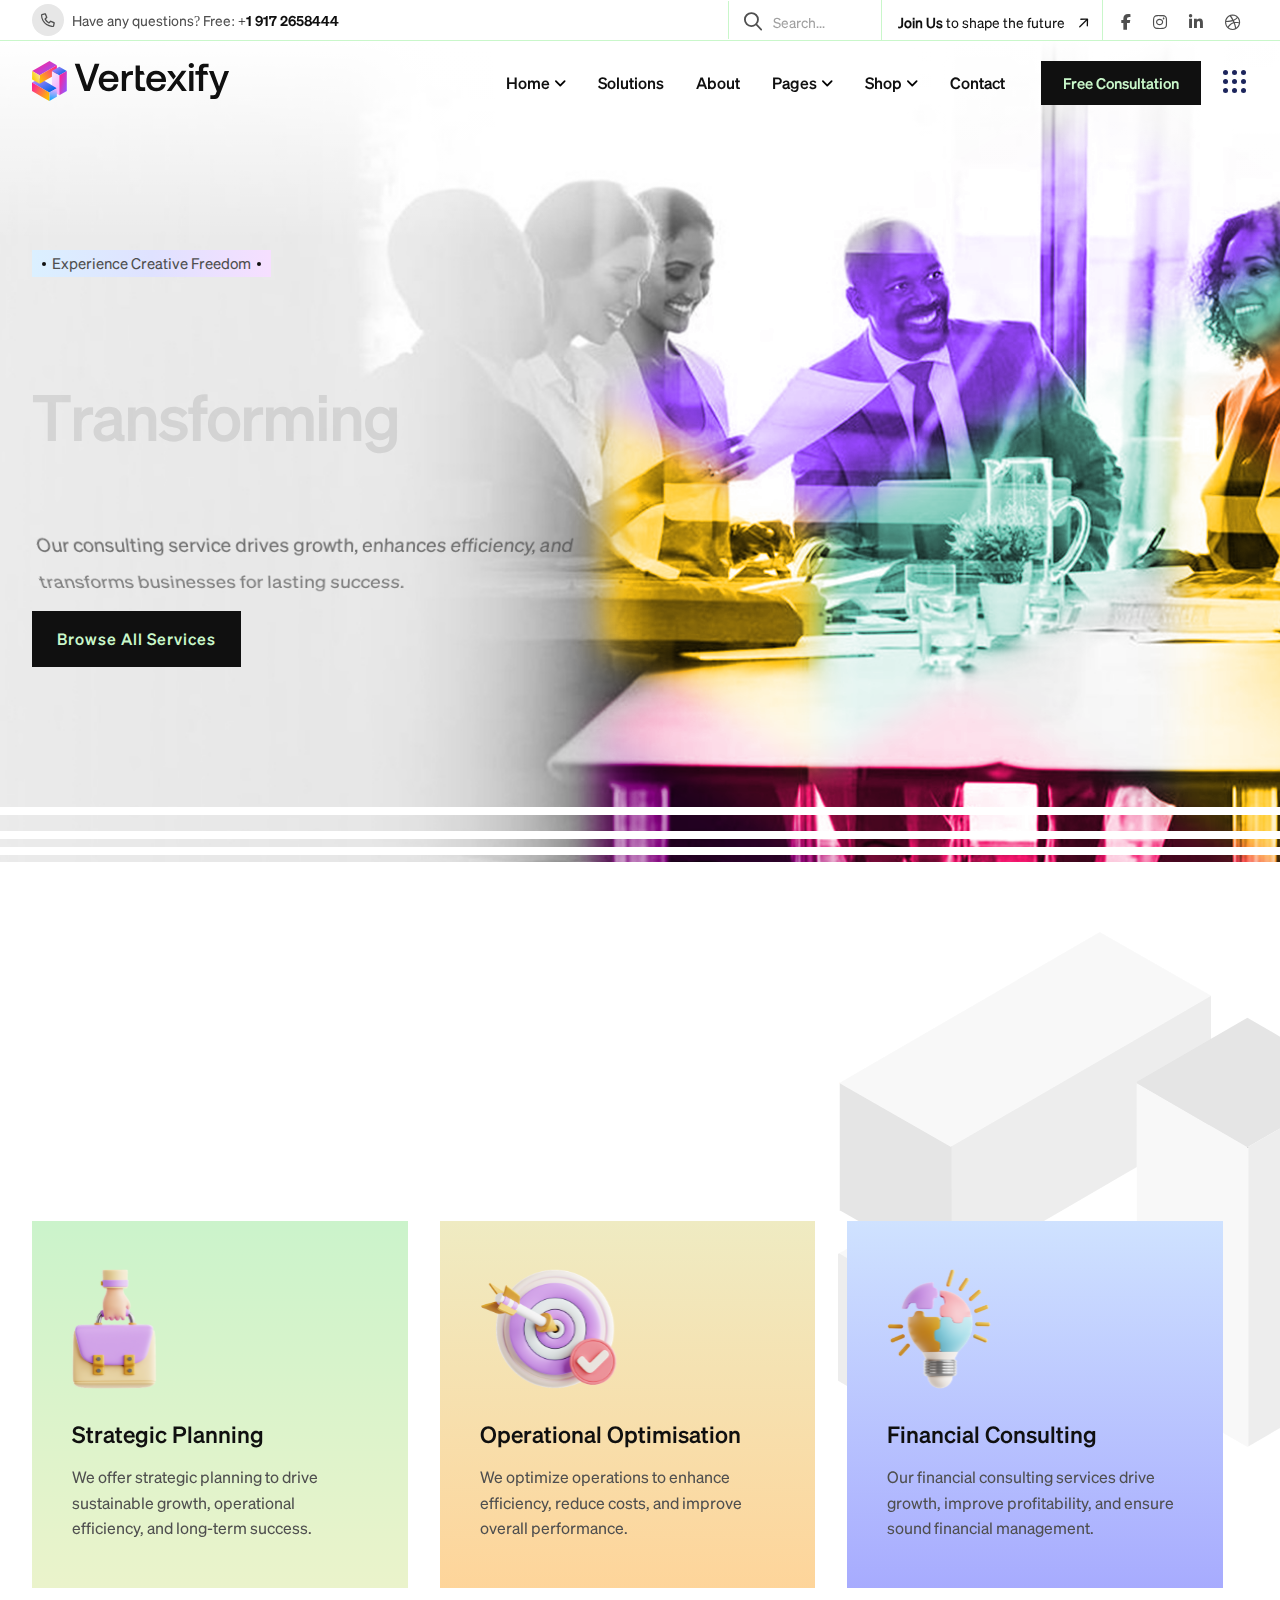
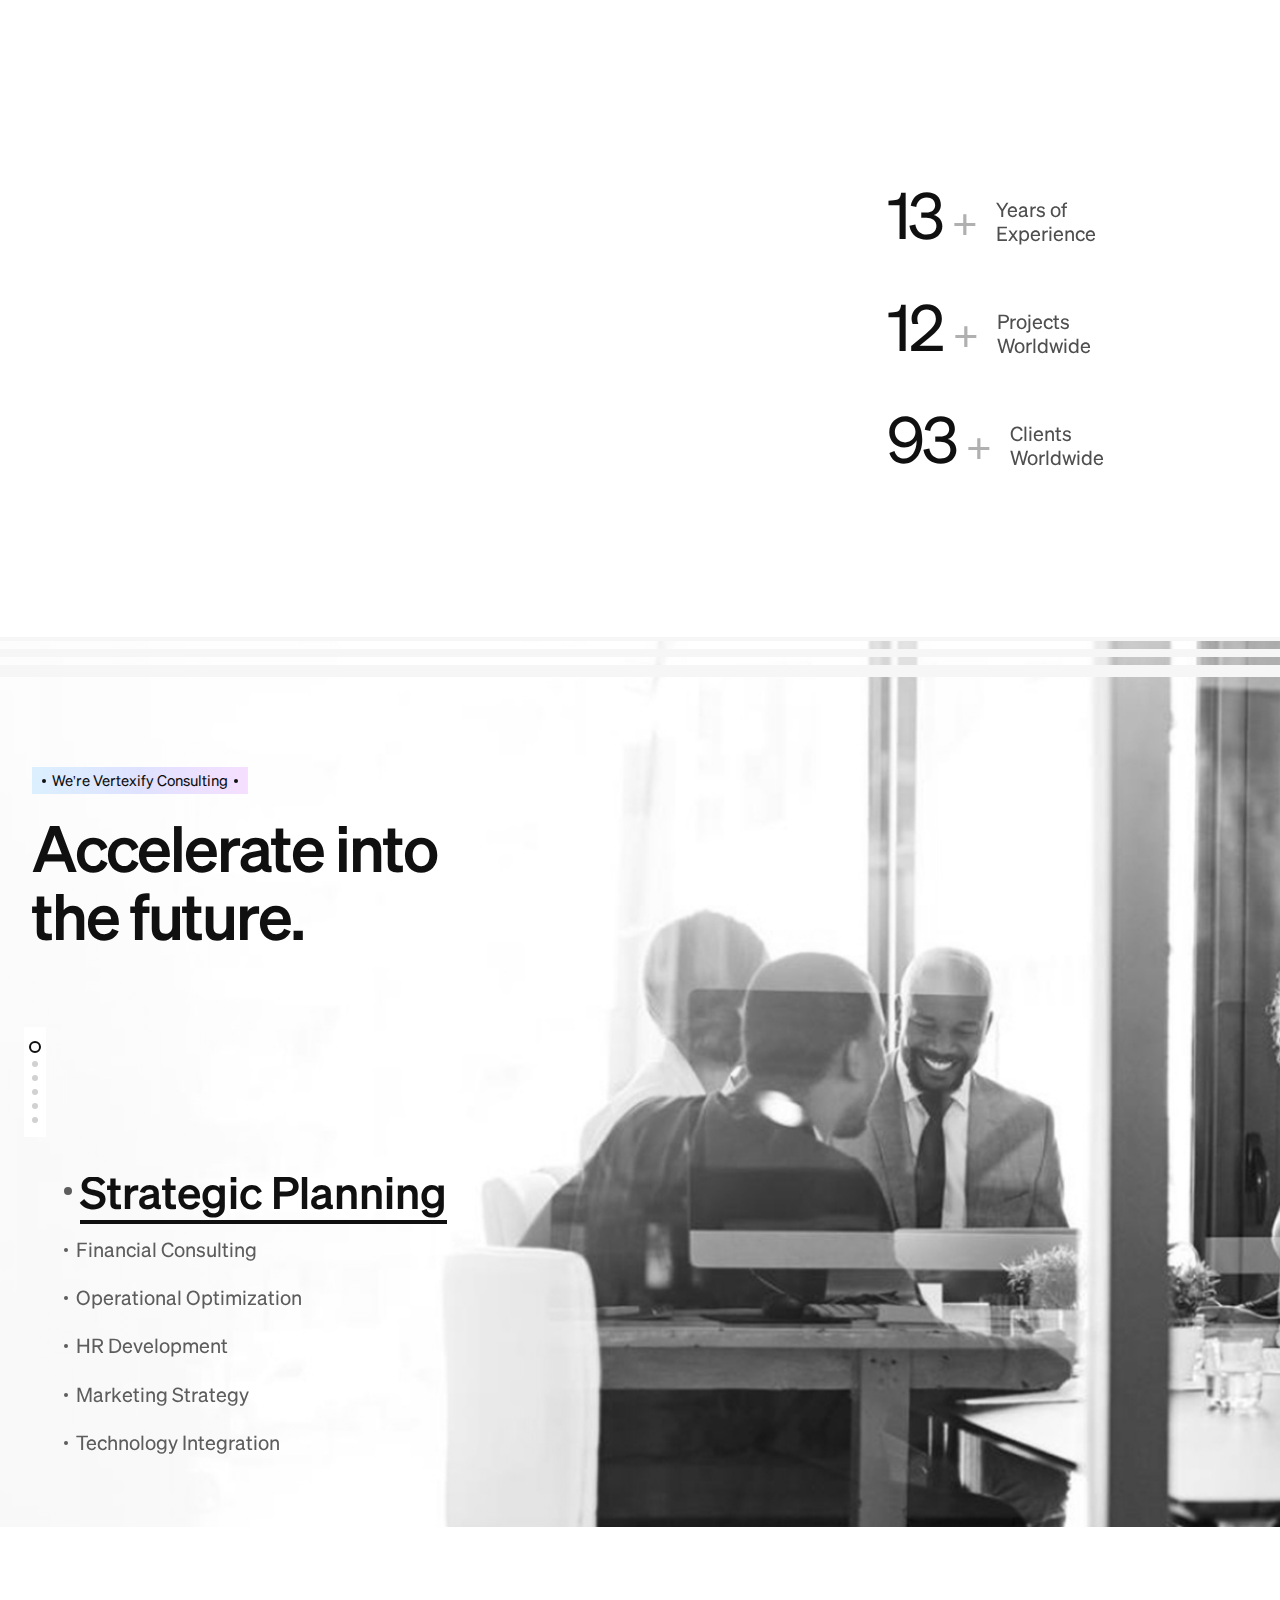
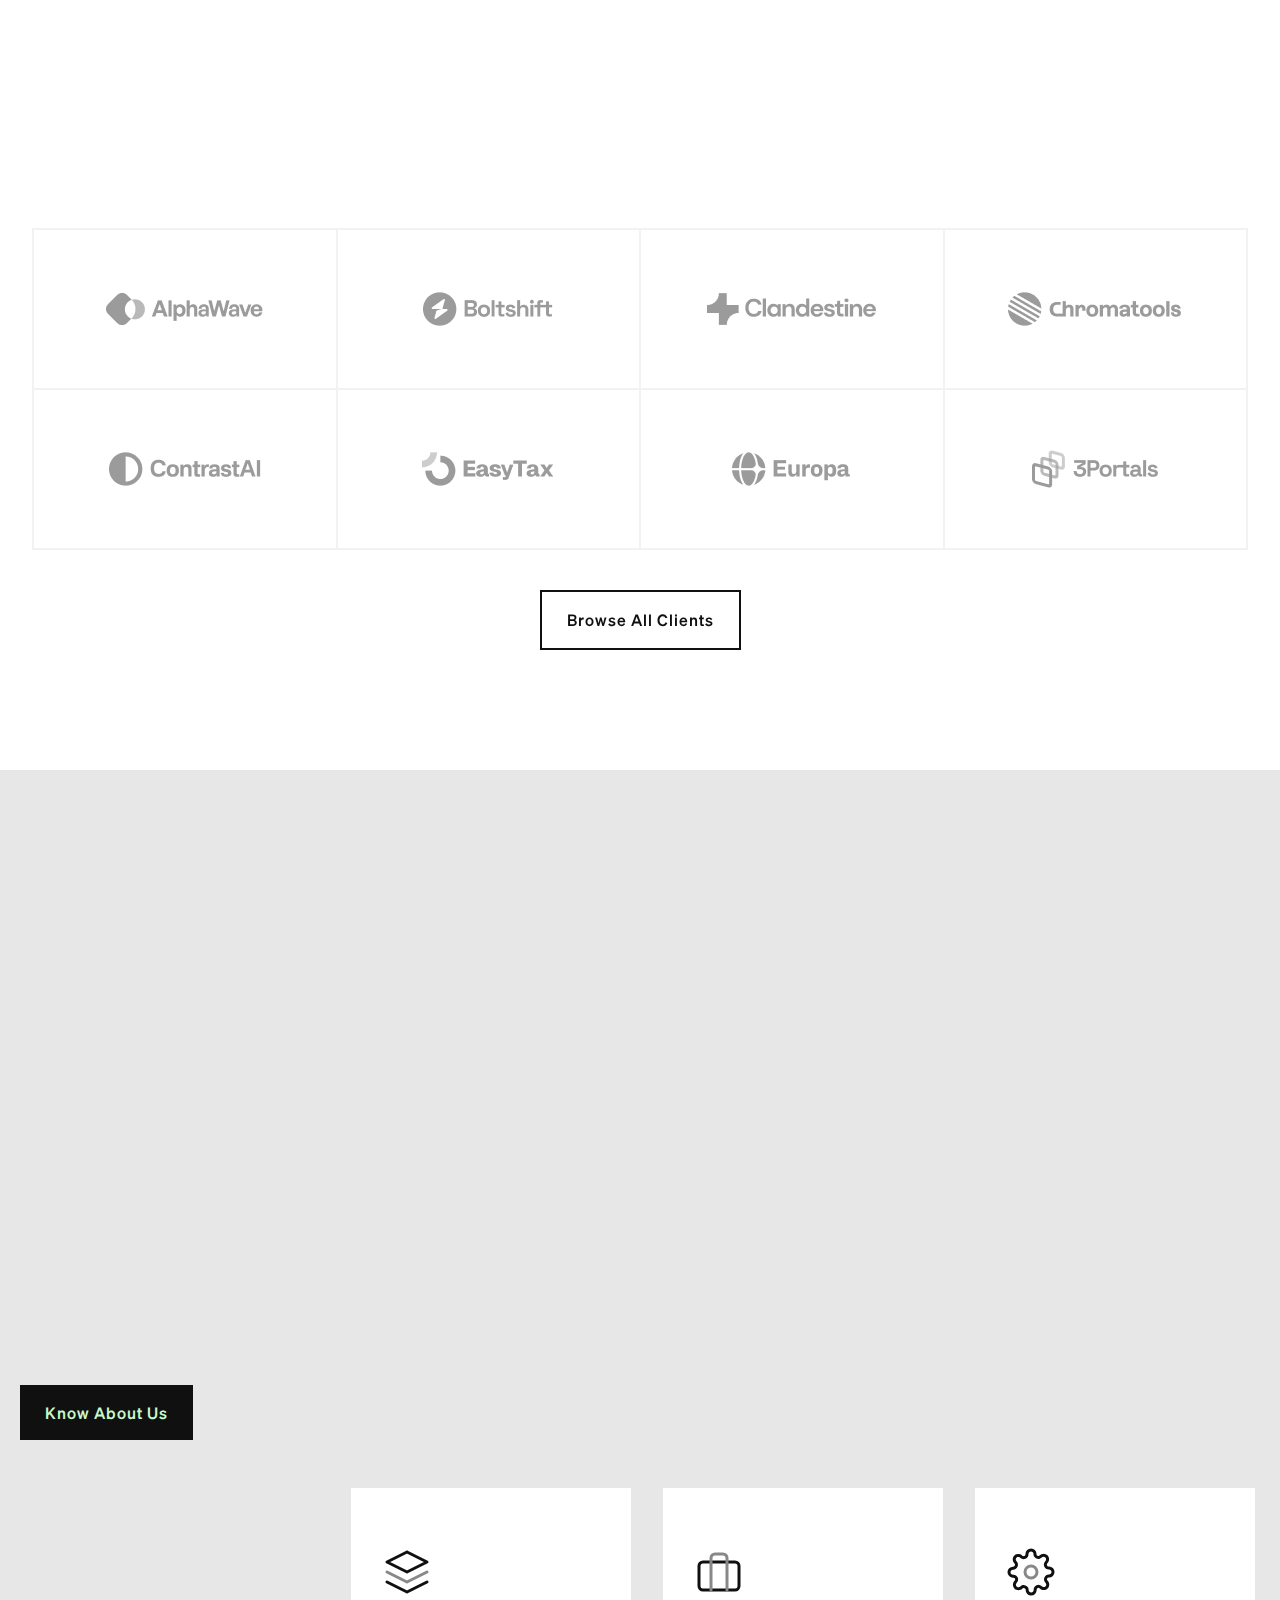
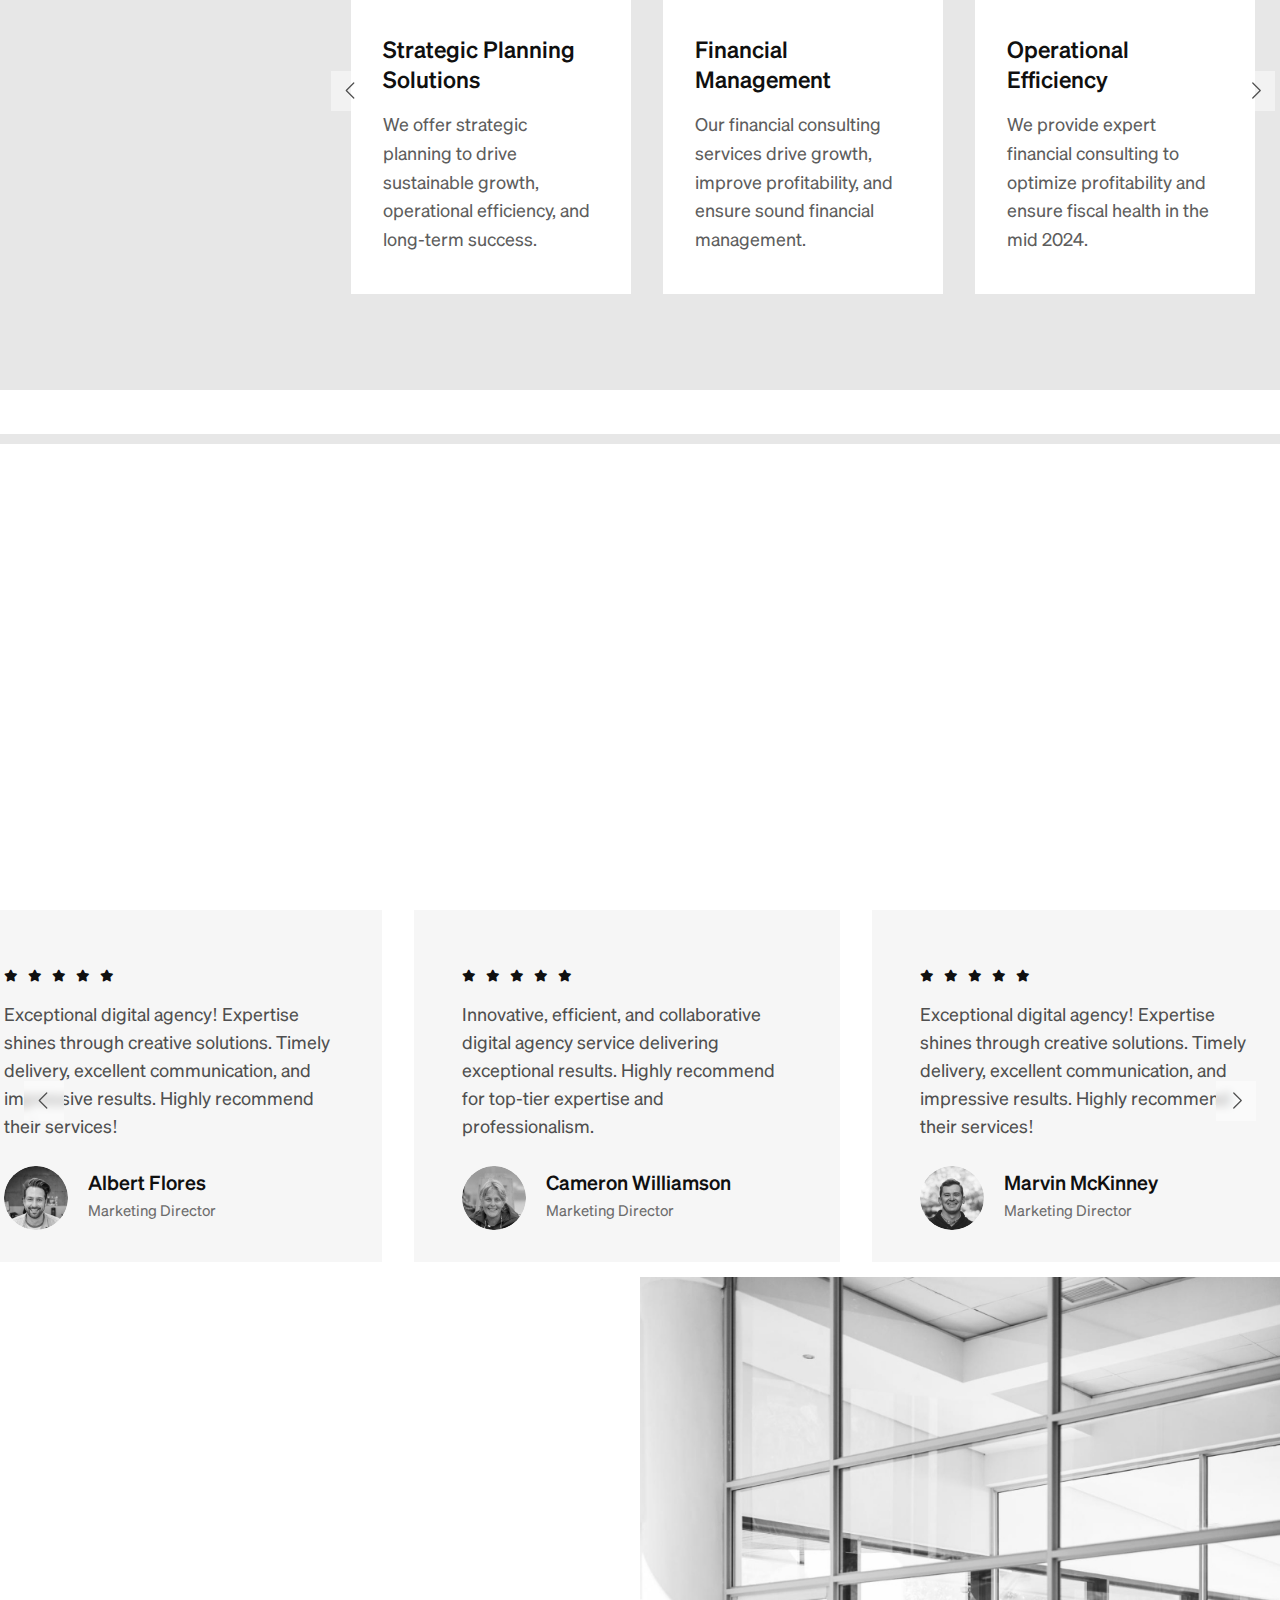
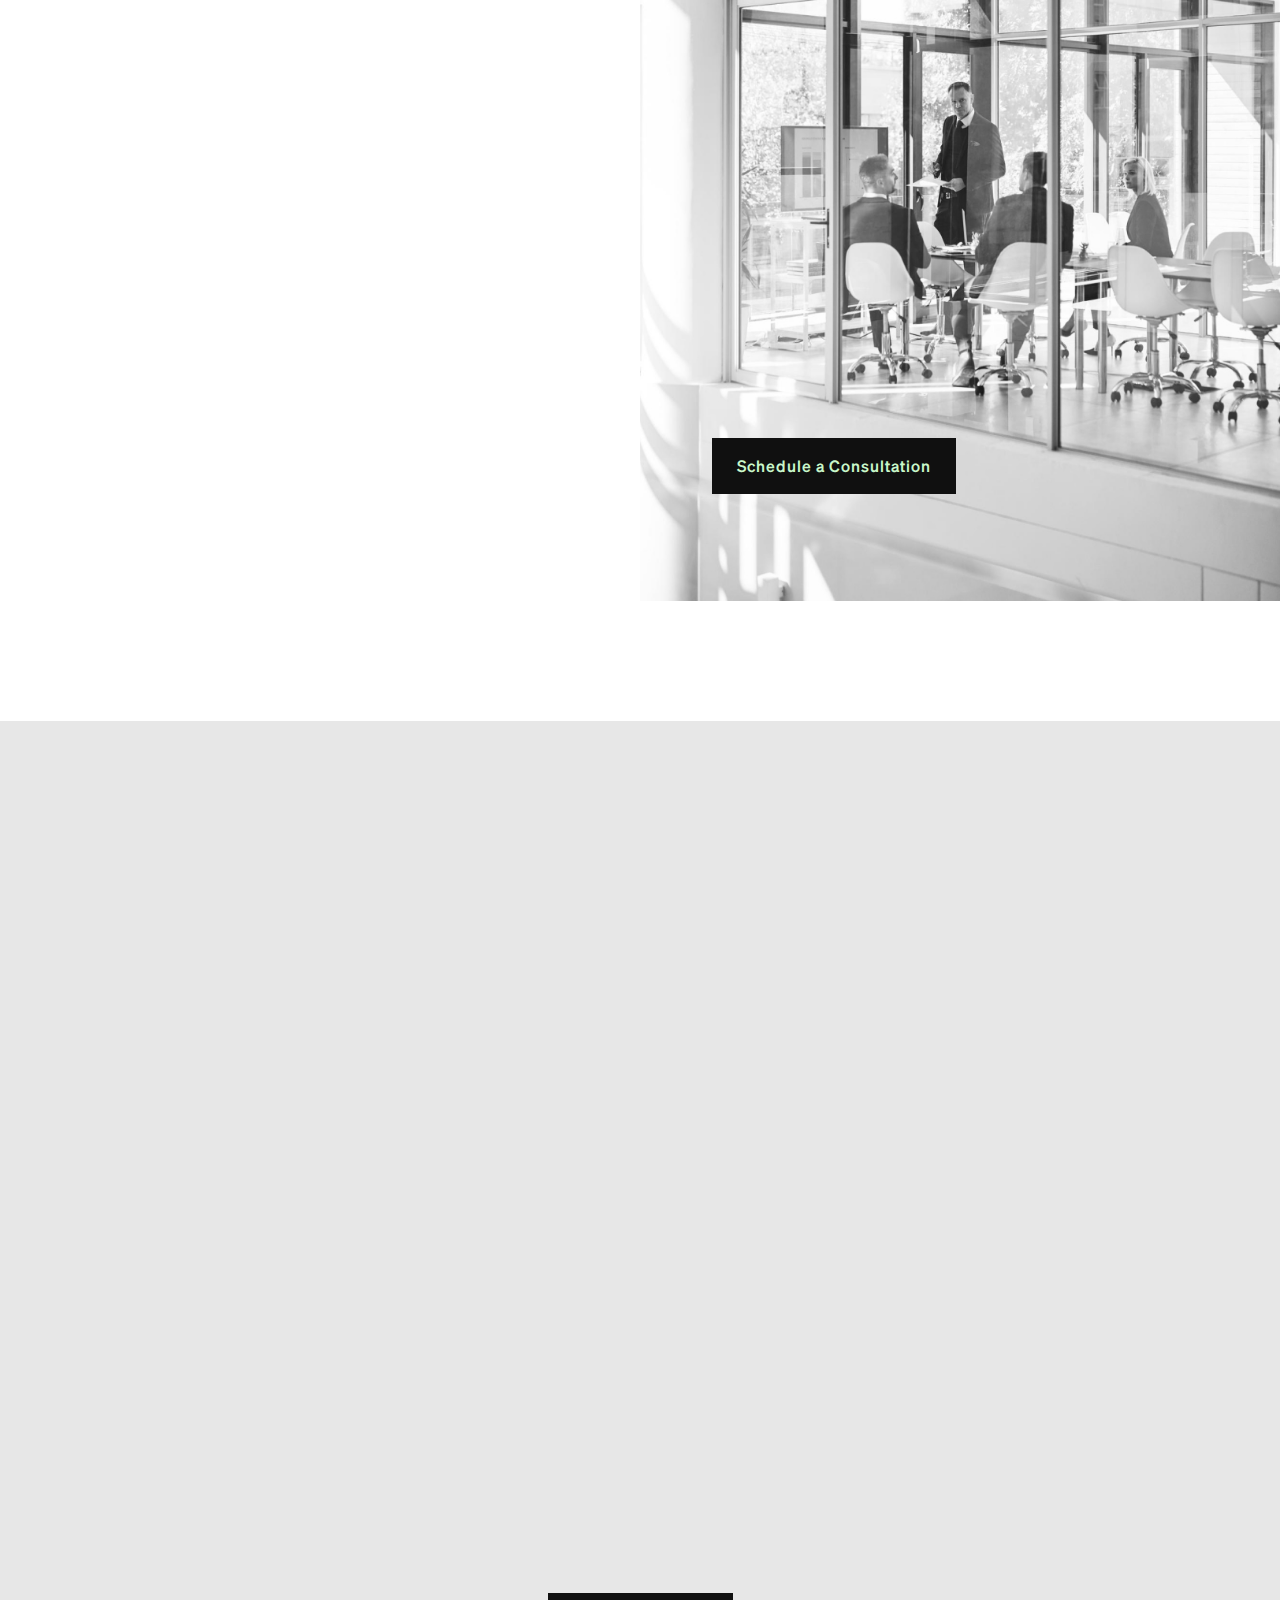
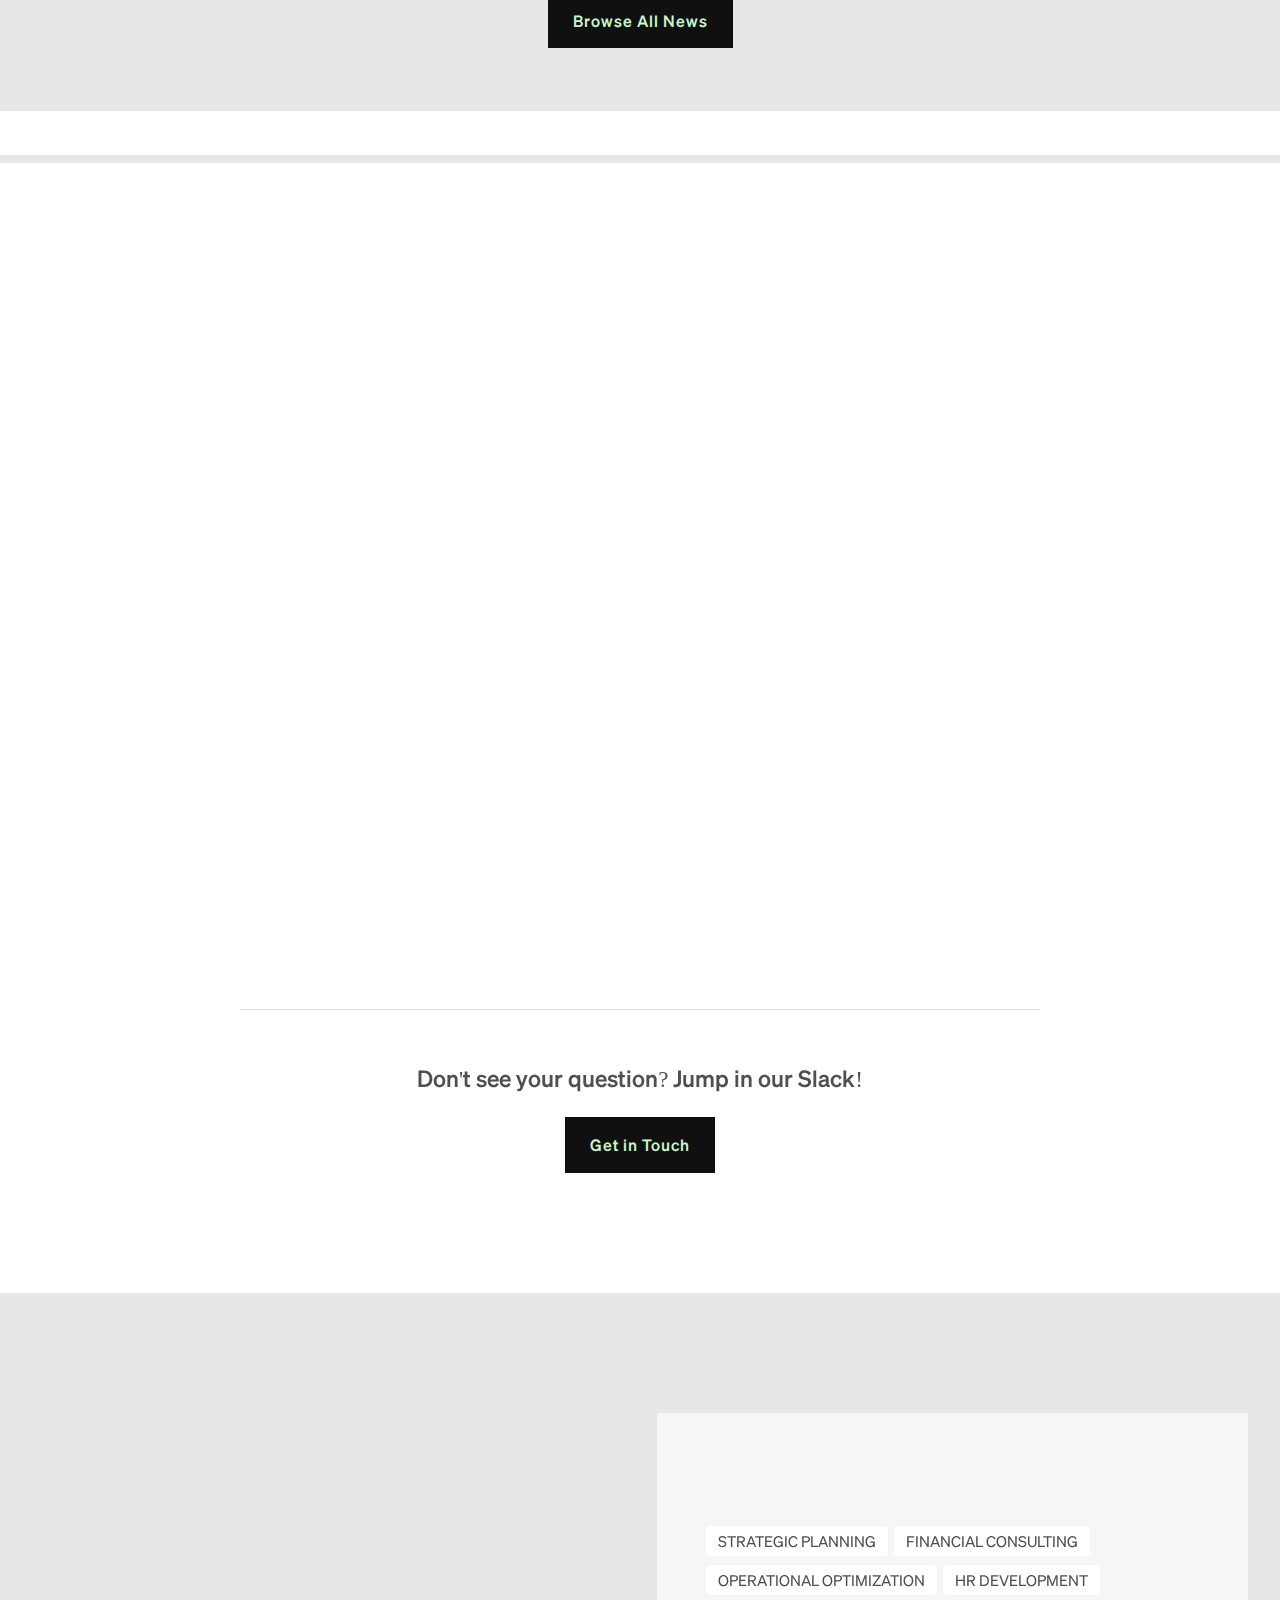
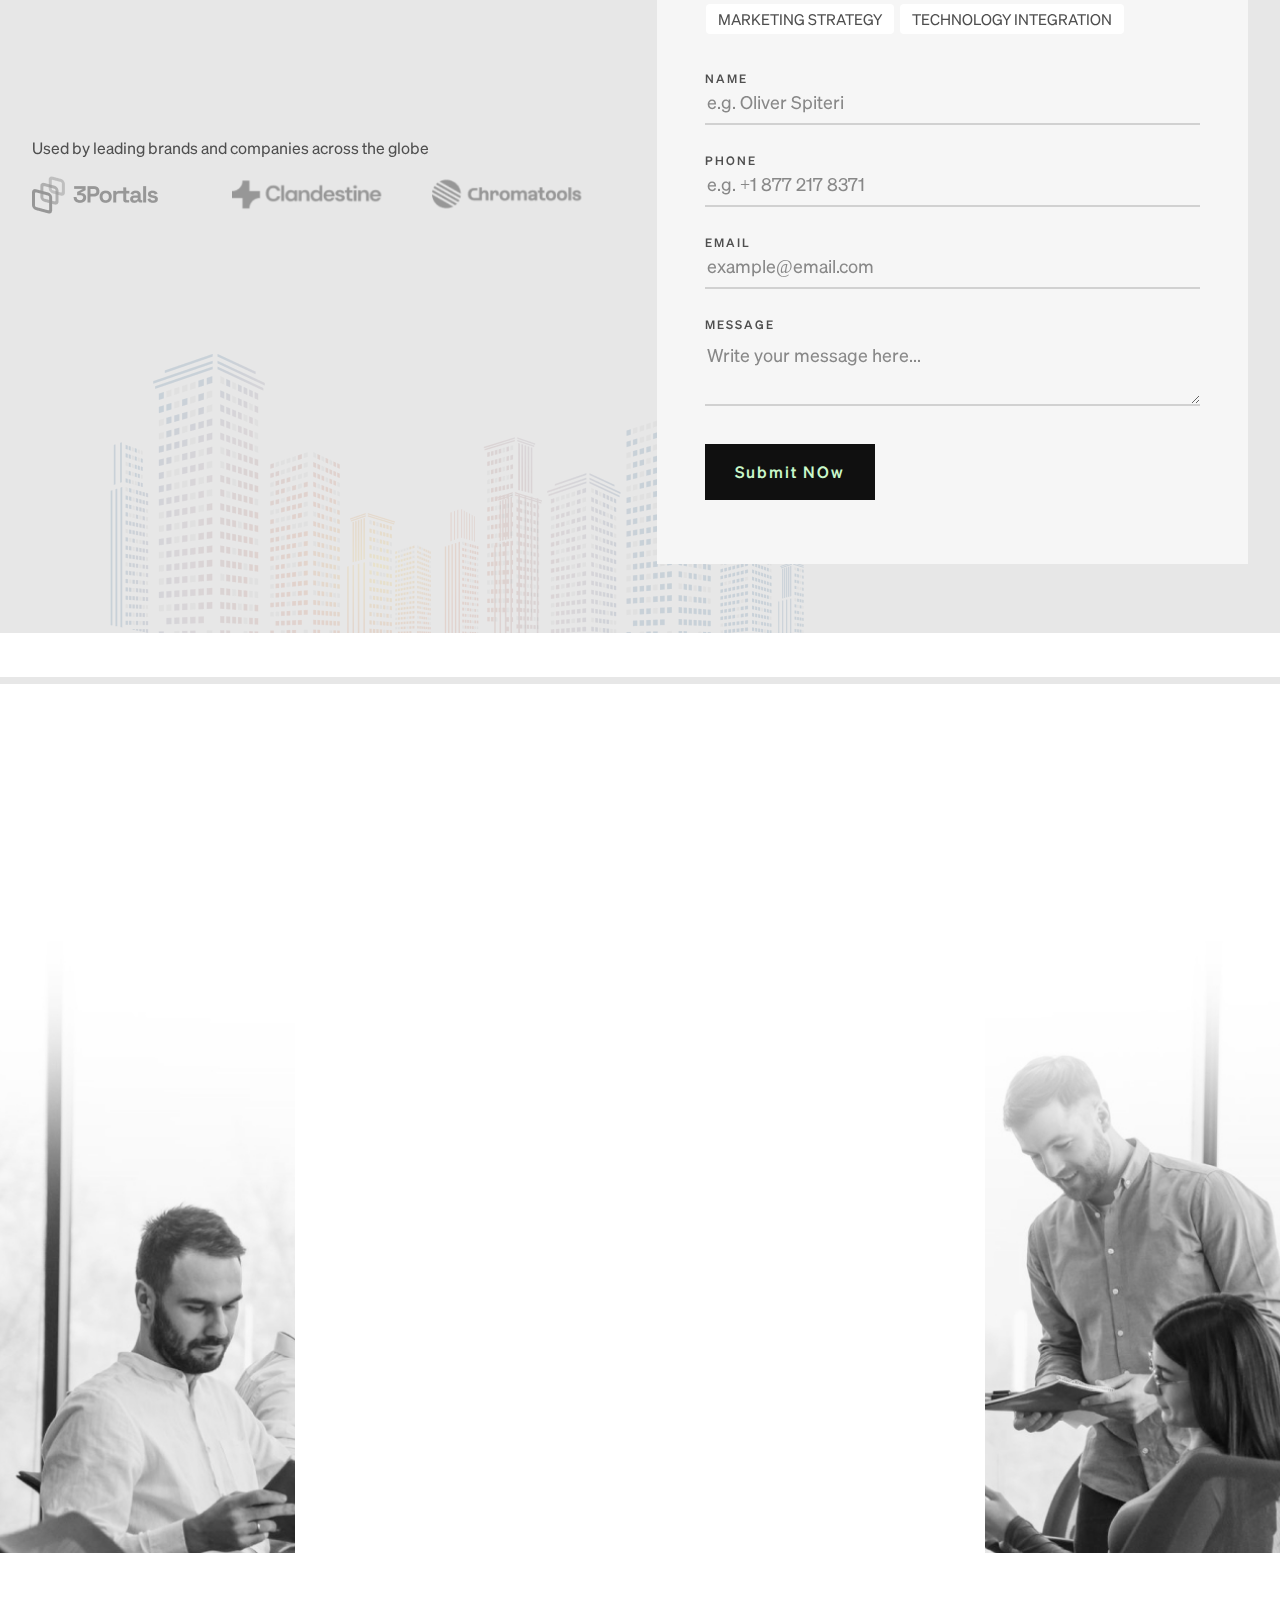
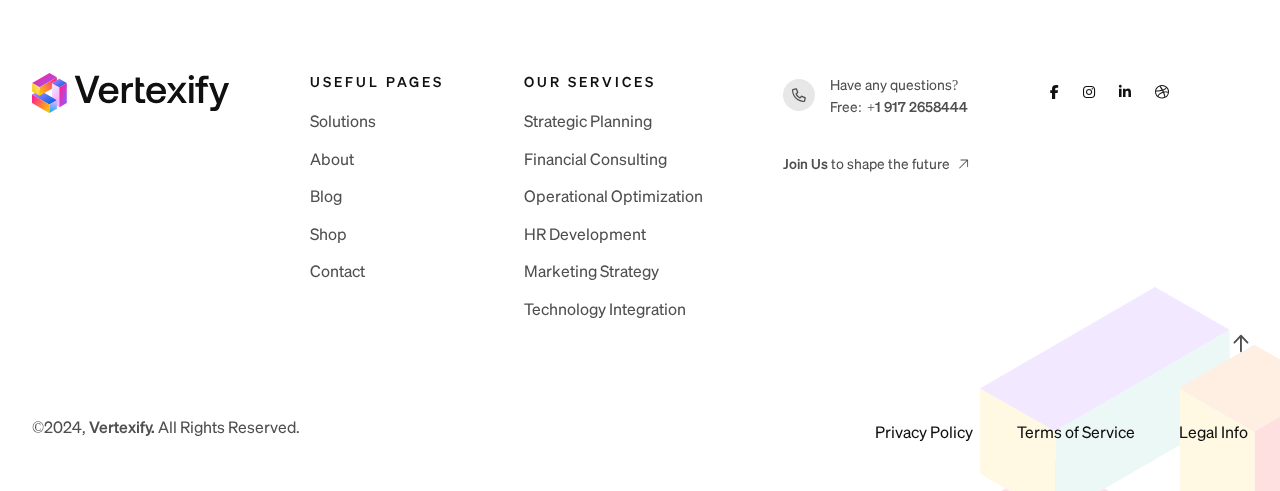
<file: index.html>
<!DOCTYPE html>
  <html lang="en">
  <head>
  	<meta charset="UTF-8">
  	<title>Home Page 1</title>
  	<meta name="description" content="Vertexify. - Business Consulting WordPress Theme">
  	<meta name="keywords" content="accountant, advertising, adviser, business, company, consultant, consulting, corporate, finance, financial advisor, human resources, insurance, legal, marketing, multipurpose">
  	<meta name="author" content="Themexriver">
  	<link rel="shortcut icon" href="assets/img/logo/fv-1.svg" type="image/x-icon">
  	<!-- Mobile Specific Meta -->
  	<meta name="viewport" content="width=device-width, initial-scale=1">


  	<link rel="stylesheet" href="assets/css/bootstrap.min.css">
  	<link rel="stylesheet" href="assets/css/fontawesome.min.css">
  	<link rel="stylesheet" href="assets/css/flaticon.css">
  	<link rel="stylesheet" href="assets/css/animate.css">
  	<link rel="stylesheet" href="assets/css/swiper.min.css">
  	<link rel="stylesheet" href="assets/css/jquery-ui.css"> 
  	<link rel="stylesheet" href="assets/css/magnific-popup.css">
  	<link rel="stylesheet" href="assets/css/style.css">
  </head>
  <body class="home-1">
  	<div id="preloader">
  		<div class="preloader-logo">
  			<img src="assets/img/shape/logo_shape.svg" alt="">
  		</div>
  	</div>

<!-- Start of Header section
	============================================= --> 
	<header id="vt-header" class="vt-header-section header_style_one txa_sticky_header">
		<div class="header-top-area">
			<div class="container">
				<div class="header-top d-flex justify-content-between">
					<div class="top-cta d-flex align-items-center">
						<i class="far fa-phone"></i> <span>Have any questions? Free: <a href="#">+1 917 2658444</a></span>
					</div>
					<div class="top-action d-flex align-items-center">
						<div class="header-search search_btn_toggle">
							<span>Search...</span>
						</div>
						<div class="action-text">
							<a href="#"><span>Join Us</span> to shape the future <i class="far fa-arrow-right"></i></a>
						</div>
						<div class="action-social">
							<a href="#"><i class="fab fa-facebook-f"></i></a>
							<a href="#"><i class="fab fa-instagram"></i></a>
							<a href="#"><i class="fab fa-linkedin-in"></i></a>
							<a href="#"><i class="fab fa-dribbble"></i></a>
						</div>
					</div>
				</div>
			</div>
		</div>
		<div class="vt-header-navigation-content">
			<div class="container">
				<div class="vt-header-navigation d-flex align-items-center justify-content-between">
					<div class="brand-logo">
						<a href="#"><img src="assets/img/logo/logo-1.svg" alt=""></a> 
					</div>
					<div class="main-navigation-cta d-flex align-items-center ">
						<nav class="main-navigation clearfix ul-li">
							<ul id="main-nav" class="nav navbar-nav clearfix">
								<li class="dropdown active">
									<a href="!#">Home</a>
									<ul class="dropdown-menu clearfix">
										<li><a class="active" href="index.html">Corporate Business</a></li>
										<li><a href="index-2.html">Corporate Business Dark</a></li>
										<li><a href="index-3.html">Corporate Business Modern</a></li>
										<li><a href="index-4.html">Trendy Business</a></li>
										<li><a href="index-5.html">Business Classic</a></li>
										<li><a href="index-6.html">Business Consulting</a></li>
									</ul>
								</li>
								<li><a href="about.html">Solutions</a></li>
								<li><a href="about.html">About</a></li>
								<li class="dropdown">
									<a href="!#">Pages</a>
									<ul class="dropdown-menu clearfix">
										<li><a href="service.html">Services</a></li>
										<li class="dropdown">
											<a href="service-single.html">Services Details</a>
											<ul class="dropdown-menu clearfix">
												<li><a href="service-single.html">Construction </a></li>
												<li><a href="service-single-2.html">Architect Design</a></li>
												<li><a href="service-single-3.html">Interior Design</a></li>
												<li><a href="service-single-4.html">3D Animation</a></li>
												<li><a href="service-single-5.html">House Renovation</a></li>
												<li><a href="service-single-6.html">Ideas & Inspiration</a></li>
											</ul>
										</li>
										<li><a href="team.html">Team Page</a></li>
										<li class="dropdown">
											<a href="service-single.html">Blog</a>
											<ul class="dropdown-menu clearfix">
												<li><a href="service-single.html">Construction</a></li>
												<li><a href="service-single-2.html">Architect Design</a></li>
												<li><a href="service-single-3.html">Interior Design</a></li>
												<li><a href="service-single-4.html">3D Animation</a></li>
												<li><a href="service-single-5.html">House Renovation</a></li>
												<li><a href="service-single-6.html">Ideas & Inspiration</a></li>
											</ul>
										</li>
										<li><a href="faq.html">FAQ Page</a></li>
										<li><a href="pricing.html">Pricing Page</a></li>
										<li><a href="testimonial.html">Testimonial Page</a></li>
										<li><a href="contact.html">Contact Page</a></li>
										<li><a href="booking.html">Booking Page</a></li>
									</ul>
								</li>
								<li class="dropdown">
									<a href="!#">Shop</a>
									<ul class="dropdown-menu clearfix"> 
										<li><a href="shop.html">Shop Page </a></li>
										<li><a href="shop-single.html">Shop Details</a></li>
									</ul>
								</li>
								<li><a href="about.html">Contact</a></li>
							</ul>
						</nav>
						<div class="header-cta-btn">
							<a href="#">Free Consultation</a>
						</div>
						<div class="off-canvas-btn d-flex align-items-center justify-content-center">
							<button class="canvas-trigger offcanvas_toggle">
								<span></span>
								<span></span>
								<span></span>
								<span></span>
								<span></span>
								<span></span>
								<span></span>
								<span></span>
								<span></span>
							</button>
						</div>
						<button class="mobile-menu-btn mobile_menu_button open_mobile_menu">
							<span></span>
							<span></span>
							<span></span>
						</button>
					</div>
				</div>
			</div>
		</div>
	</header>
	<!-- Mobile Menu -->
	<div class="mobile_menu lenis lenis-smooth position-relative">
		<div class="mobile_menu_wrap">
			<div class="mobile_menu_overlay open_mobile_menu"></div>
			<div class="mobile_menu_content">
				<div class="mobile_menu_close open_mobile_menu">
					<i class="fal fa-times"></i>
				</div>
				<div class="m-brand-logo">
					<a href="#"><img src="assets/img/logo/logo-2.svg" alt=""></a> 
				</div>
				<div class="mobile-search-bar position-relative">
					<form action="#">
						<input type="text" name="search" placeholder="Keywords">
						<button><i class="fal fa-search"></i></button>
					</form>
				</div>
				<nav class="mobile-main-navigation  clearfix ul-li">
					<ul id="m-main-nav" class="nav navbar-nav clearfix">
						<li class="dropdown active">
							<a href="!#">Home</a>
							<ul class="dropdown-menu clearfix">
								<li><a class="active" href="index.html">Corporate Business</a></li>
								<li><a href="index-2.html">Corporate Business Dark</a></li>
								<li><a href="index-3.html">Corporate Business Modern</a></li>
								<li><a href="index-4.html">Trendy Business</a></li>
								<li><a href="index-5.html">Business Classic</a></li>
								<li><a href="index-6.html">Business Consulting</a></li>
							</ul>
						</li>
						<li><a href="about.html">Solutions</a></li>
						<li><a href="about.html">About</a></li>
						<li class="dropdown">
							<a href="!#">Pages</a>
							<ul class="dropdown-menu clearfix">
								<li><a href="service.html">Services</a></li>
								<li class="dropdown">
									<a href="service-single.html">Services Details</a>
									<ul class="dropdown-menu clearfix">
										<li><a href="service-single.html">Construction </a></li>
										<li><a href="service-single-2.html">Architect Design</a></li>
										<li><a href="service-single-3.html">Interior Design</a></li>
										<li><a href="service-single-4.html">3D Animation</a></li>
										<li><a href="service-single-5.html">House Renovation</a></li>
										<li><a href="service-single-6.html">Ideas & Inspiration</a></li>
									</ul>
								</li>
								<li><a href="team.html">Team Page</a></li>
								<li class="dropdown">
									<a href="service-single.html">Blog</a>
									<ul class="dropdown-menu clearfix">
										<li><a href="service-single.html">Construction</a></li>
										<li><a href="service-single-2.html">Architect Design</a></li>
										<li><a href="service-single-3.html">Interior Design</a></li>
										<li><a href="service-single-4.html">3D Animation</a></li>
										<li><a href="service-single-5.html">House Renovation</a></li>
										<li><a href="service-single-6.html">Ideas & Inspiration</a></li>
									</ul>
								</li>
								<li><a href="faq.html">FAQ Page</a></li>
								<li><a href="pricing.html">Pricing Page</a></li>
								<li><a href="testimonial.html">Testimonial Page</a></li>
								<li><a href="contact.html">Contact Page</a></li>
								<li><a href="booking.html">Booking Page</a></li>
							</ul>
						</li>
						<li class="dropdown">
							<a href="!#">Shop</a>
							<ul class="dropdown-menu clearfix"> 
								<li><a href="shop.html">Shop Page </a></li>
								<li><a href="shop-single.html">Shop Details</a></li>
							</ul>
						</li>
						<li><a href="about.html">Contact</a></li>
					</ul>
				</nav>
				<div class="ptx-mobile-header-social text-center">
					<a href="#"> <i class="fab fa-instagram"></i></a>
					<a href="#"> <i class="fab fa-linkedin-in"></i></a>
					<a href="#"> <i class="fab fa-facebook"></i></a>
					<a href="#"> <i class="fab fa-youtube"></i></a>
				</div>
			</div>
		</div>
		<!-- /Mobile-Menu -->
	</div>
	<!-- offcanvas-start -->
	<div class="txa-offcanvas-box lenis lenis-smooth offcanvas_box_active">
		<button class="txa-offcanvas-box-close offcanvas_box_close" aria-label="name" >
			<i class="fa-solid fa-xmark"></i>
		</button>
		<div class="txa-offcanvas-box-container">

			<!-- services -->
			<div class="txa-offcanvas-services-wrap d-lg-block ul-li-block d-none">
				<h5 class="txa-offcanvas-services-title fx-heading-1 fx-font-400">our services:</h5>

				<ul class="txa-offcanvas-services">
					<li>
						<span class="offcanvas-slideup">
							<a class="txa-offcanvas-services-item fx-heading-1 fx-font-400 " href="#" aria-label="name">
								<i class="fa-solid fa-arrow-right"></i>
								Industrial Manufacturing
							</a>
						</span>
					</li>
					<li>
						<span class="offcanvas-slideup">
							<a class="txa-offcanvas-services-item fx-heading-1 fx-font-400 " href="#" aria-label="name">
								<i class="fa-solid fa-arrow-right"></i>
								Building maintenance
							</a>
						</span>
					</li>
					<li>
						<span class="offcanvas-slideup">
							<a class="txa-offcanvas-services-item fx-heading-1 fx-font-400 " href="#" aria-label="name">
								<i class="fa-solid fa-arrow-right"></i>
								Engineering
							</a>
						</span>
					</li>
					<li>
						<span class="offcanvas-slideup">
							<a class="txa-offcanvas-services-item fx-heading-1 fx-font-400 " href="#" aria-label="name">
								<i class="fa-solid fa-arrow-right"></i>
								Construction
							</a>       
						</span>
					</li>
					<li>
						<span class="offcanvas-slideup">
							<a class="txa-offcanvas-services-item fx-heading-1 fx-font-400 " href="#" aria-label="name">
								<i class="fa-solid fa-arrow-right"></i>
								Shipping
							</a>  
						</span>                        
					</li>

				</ul>
			</div>

			<div class="txa-offcanvas-search d-lg-none d-block">
				<form action="#" class="txa-offcanvas-search-form">
					<input class="txa-offcanvas-search-form-input" type="text" aria-label="name" placeholder="Search">
					<button class="txa-offcanvas-search-form-btn" type="button" aria-label="name">
						<i class="fa-solid fa-magnifying-glass"></i>
					</button>
				</form>
			</div>

			<!-- mobile-menu-list -->
			<div class="mobile-menu-navigation d-lg-none d-block">
				<nav class="mobile-main-navigation  clearfix ul-li">
					<ul id="main-nav" class="nav navbar-nav clearfix">

						<li class="dropdown">
							<a class="is-active" href="!#">home</a>
							<ul class="dropdown-menu clearfix">
								<li>
									<a class="is-active" href="index.html">Industrial</a>
								</li>
								<li>
									<a href="index-2.html">Construction</a>
								</li>
								<li>
									<a href="index-3.html">Building</a>
								</li>
								<li>
									<a href="index-4.html">Shipping</a>
								</li>
								<li>
									<a href="index-5.html">manufacturing</a>
								</li>
								<li>
									<a href="index-5.html">Engineering</a>
								</li>
							</ul>
						</li>

						<li class="dropdown">
							<a href="!#">about</a>

							<ul class="dropdown-menu clearfix">
								<li>
									<a href="#">about one</a>
								</li>
								<li>
									<a href="#">about  two</a>
								</li>
								<li>
									<a href="#">about  three</a>
								</li>
								<li>
									<a href="#">about  details</a>
								</li>
							</ul>
						</li>

						<li class="dropdown">
							<a href="!#">pages</a>
							<ul class="dropdown-menu clearfix">


								<li class="dropdown">
									<a href="!#">projects</a>
									<ul class="dropdown-menu clearfix">
										<li>
											<a href="#">projects one</a>
										</li>
										<li>
											<a href="#">projects two</a>
										</li>
										<li>
											<a href="#">projects details</a>
										</li>
									</ul>
								</li>


								<li>
									<a href="prices.html">prices</a>
								</li>

								<li>
									<a href="gallery.html">gallery</a>
								</li>

								<li>
									<a href="privacy-policy.html">privacy policy</a>
								</li>

								<li>
									<a href="error.html">404</a>
								</li>

							</ul>
						</li>

						<li class="dropdown">
							<a href="!#">elements</a>

							<ul class="dropdown-menu clearfix">
								<li>
									<a href="#">elements one</a>
								</li>
								<li>
									<a href="#">elements  two</a>
								</li>
								<li>
									<a href="#">elements  three</a>
								</li>
							</ul>
						</li>

						<li  class="dropdown">
							<a href="!#">news</a>

							<ul class="dropdown-menu clearfix">
								<li>
									<a href="#">Blog one</a>
								</li>
								<li>
									<a href="#">Blog details</a>
								</li>
							</ul>
						</li>

						<li>
							<a href="#">contact</a>
						</li>

					</ul>
				</nav>
			</div>

			<div class="txa-offcanvas-content">

				<!-- contact -->
				<div class="txa-offcanvas-content-box  ul-li-block">
					<h6 class="txa-offcanvas-content-box-title fx-heading-1 text-capitalize fx-font-400">quick contact:</h6>

					<ul class="txa-offcanvas-contact">
						<li class="fx-heading-1 fix" >
							<span class="offcanvas-slideup">
								<i class="fa-solid fa-location-dot"></i>
								the londoner <br> 83 the strand, sliema, malta.
							</span>
						</li>
						<li class="fx-heading-1 fix" >
							<span class="offcanvas-slideup">
								<a  href="#" aria-label="name">
									<i class="fa-solid fa-phone"></i>
									+1 917 265 8444
								</a>
							</span>

						</li>
						<li class="fx-heading-1 fix" >
							<span class="offcanvas-slideup">
								<a  href="#" aria-label="name">
									<i class="fa-solid fa-envelope-open-text"></i>
									example@email.com
								</a>
							</span>

						</li>
					</ul>
				</div>

				<!-- socail -->
				<div class="txa-offcanvas-content-box ul-li-block">
					<h6 class="txa-offcanvas-content-box-title text-capitalize fx-heading-1 fx-font-400">we're on social media:</h6>

					<ul class="txa-offcanvas-social">
						<li>
							<span class="offcanvas-slideup">
								<a href="#" class="txa-offcanvas-social-item fx-heading-1 fx-font-500 " aria-label="name">
									<i class="fa-brands fa-linkedin-in"></i>
									linkedin
								</a>
							</span>

						</li>
						<li>
							<span class="offcanvas-slideup">
								<a href="#" class="txa-offcanvas-social-item fx-heading-1 fx-font-500 " aria-label="name">
									<i class="fa-brands fa-facebook-f"></i> 
									facebook
								</a>
							</span>

						</li>
						<li>
							<span class="offcanvas-slideup">
								<a href="#" class="txa-offcanvas-social-item fx-heading-1 fx-font-500 " aria-label="name">
									<i class="fa-brands fa-x-twitter"></i>
									twitter
								</a>
							</span>

						</li>
						<li>
							<span class="offcanvas-slideup">
								<a href="#" class="txa-offcanvas-social-item fx-heading-1 fx-font-500" aria-label="name">
									<i class="fa-brands fa-instagram"></i>
									instagram
								</a>
							</span>

						</li>

					</ul>
				</div>

			</div>
		</div>
	</div>
	<!-- search-popup -->
	<div class="txa-search-box search_box_active ">

		<div class="txa-search-container">
			<div class="txa-search-wrap text-center mb-55">
				<h5 class="txa-search-title fx-heading-1 fx-font-500">Search</h5>
				<form action="#" class="txa-search-form">
					<input class="txa-search-form-input" type="text" placeholder="What are you looking for?...">
				</form>
			</div>

			<div class="txa-search-tag-wrap text-center">
				<h6 class="txa-search-tag-title fx-font-400 fx-heading-1">People also search for:</h6>
				<div class="txa-search-tag d-inline-flex flex-wrap  ">
					<a href="#" aria-label="name" class="txa-search-tag-item fx-heading-1 fx-font-500" >Corporate</a>
					<a href="#" aria-label="name" class="txa-search-tag-item fx-heading-1 fx-font-500" >Business</a>
					<a href="#" aria-label="name" class="txa-search-tag-item fx-heading-1 fx-font-500" >Consulting</a>
					<a href="#" aria-label="name" class="txa-search-tag-item fx-heading-1 fx-font-500" >Finance</a>
					<a href="#" aria-label="name" class="txa-search-tag-item fx-heading-1 fx-font-500" >Reports</a>
				</div>
			</div>
		</div>

		<button aria-label="search-close" type="button" class="txa-search-box-close search_box_close">
			<i class="fa-solid fa-xmark"></i>
		</button>
	</div>
<!-- Start of Header section
	============================================= -->

<!-- Start of Banner section
	============================================= -->
	<section id="vt-banner" class="vt-banner-section txt_item_active position-relative">
		<div class="vt-vertical-shape-2 txt_item_active">
			<span></span>
			<span></span>
			<span></span>
		</div>
		<div class="vt-banner-shape">
			<svg width="711" height="781" viewBox="0 0 711 781" fill="none" xmlns="http://www.w3.org/2000/svg">
				<g style="mix-blend-mode:overlay" filter="url(#filter0_f_267_3604)">
					<path fill-rule="evenodd" clip-rule="evenodd" d="M604.181 482.15V321.823L742.645 401.847L604.181 482.15ZM742.645 401.847L815.837 444.172L817.589 445.188V1016.92L815.837 1017.93L604.181 895.549V566.555V482.151L742.645 401.847Z" fill="#FFC410"/>
					<path d="M529.52 687.71L251.119 525.21L34.2422 647.208L527.768 935.209L529.52 934.228L744.61 813.246L529.52 687.71Z" fill="#F3136B"/>
					<path d="M533.305 32L249.999 196.322L35.3643 320.807V321.613L247.861 443.19L249.999 441.929L746.153 154.208V153.787L533.305 32Z" fill="#9747FF"/>
					<path d="M742.648 401.846L746.151 399.814V154.207L249.998 441.928V444.415V687.499L250.068 687.534L461.058 565.186L604.183 482.15V321.822L742.648 401.846Z" fill="#63C0AD"/>
					<path d="M249.999 441.928L247.861 443.19L35.3643 321.612V564.697V566.413L36.8708 565.538L249.999 687.5V444.416V441.928Z" fill="#FFC410"/>
					<path d="M250.047 687.526L249.998 687.501V687.551L250.047 687.526Z" fill="#FE9F5C"/>
					<path d="M34.6631 321.193L35.3645 321.614V320.808L34.6631 321.193Z" fill="#FE9F5C"/>
					<path d="M527.768 935.209L34.2424 647.208L32 648.469V891.133L313.765 1055.59L528.329 1180.82L529.52 1180.15V936.225L527.768 935.209Z" fill="#82027D"/>
					<path d="M817.589 197.233L815.837 196.217L604.181 318.565V321.823L815.837 444.171L817.589 443.155L1030.26 320.211L817.589 197.233Z" fill="#FE7316"/>
				</g>
				<defs>
					<filter id="filter0_f_267_3604" x="0" y="0" width="1063" height="1212.82" filterUnits="userSpaceOnUse" color-interpolation-filters="sRGB">
						<feFlood flood-opacity="0" result="BackgroundImageFix"/>
						<feBlend mode="normal" in="SourceGraphic" in2="BackgroundImageFix" result="shape"/>
						<feGaussianBlur stdDeviation="16" result="effect1_foregroundBlur_267_3604"/>
					</filter>
				</defs>
			</svg>
		</div>
		<div class="bt-banner-img position-absolute">
			<img src="assets/img/bg/hero-1.jpg" alt="">
		</div>
		<div class="container">
			<div class="vt-banner-text headline pera-content vt-text">
				<div class="banner-slug">
					Experience Creative Freedom
				</div>
				<h1 class="tx-split-text banner_title banner_title_line">Transforming Businesses with Expertise.</h1>
				<p>Our consulting service drives growth, enhances efficiency, and transforms businesses for lasting success.</p>
				<div class="vt-btn  btn-spin wow fadeInUp"  data-wow-delay="500ms" data-wow-duration="1000ms">
					<a  href="#">Browse All Services</a>
				</div>
			</div>
		</div>
	</section>    
<!-- End of Banner section
	============================================= -->

<!-- Start of Service section
	============================================= -->
	<section id="vt-service" class="vt-service-section pt-115 pb-85 position-relative">
		<span class="vt-service-shape appear_top position-absolute"><img src="assets/img/shape/logo_shape_3.svg" alt=""></span>
		<div class="container"> 
			<div class="vt-section-title headline pera-content">
				<div class="subtitle wow fadeInRight"  data-wow-delay="400ms" data-wow-duration="1000ms">
					Industries we serve
				</div>
				<h2 class="section_title vt-title vt-title-ani">We offer expert consulting for strategic growth and operational excellence solutions.</h2>
			</div>
			<div class="vt-service-content pt-50">
				<div class="row justify-content-center">
					<div class="col-lg-4 col-md-6">
						<div class="vt-service-item position-relative">
							<div class="vt-vertical-shape shape_2 txt_item_active"></div>
							<div class="item-icon">
								<img src="assets/img/icon/ser-icon1.svg">
							</div>
							<div class="item-text headline pera-content">
								<h3 class="href-underline"><a href="#">Strategic Planning</a></h3>
								<p>We offer strategic planning to drive sustainable growth, operational efficiency, and long-term success.</p>
							</div>
							<div class="vt-vertical-shape-2 txt_item_active">
								<span></span>
								<span></span>
								<span></span>
							</div>
						</div>
					</div>
					<div class="col-lg-4 col-md-6">
						<div class="vt-service-item position-relative ver_2">
							<div class="vt-vertical-shape shape_2 txt_item_active"></div>
							<div class="item-icon">
								<img src="assets/img/icon/ser-icon2.svg">
							</div>
							<div class="item-text headline pera-content">
								<h3 class="href-underline"><a href="#">Operational Optimisation</a></h3>
								<p>We optimize operations to enhance efficiency, reduce costs, and improve overall performance.</p>
							</div>
							<div class="vt-vertical-shape-2 txt_item_active">
								<span></span>
								<span></span>
								<span></span>
							</div>
						</div>
					</div>
					<div class="col-lg-4 col-md-6">
						<div class="vt-service-item position-relative ver_3">
							<div class="vt-vertical-shape shape_2 txt_item_active"></div>
							<div class="item-icon">
								<img src="assets/img/icon/ser-icon3.svg">
							</div>
							<div class="item-text headline pera-content">
								<h3 class="href-underline"><a href="#">Financial Consulting</a></h3>
								<p>Our financial consulting services drive growth, improve profitability, and ensure sound financial management.</p>
							</div>
							<div class="vt-vertical-shape-2 txt_item_active">
								<span></span>
								<span></span>
								<span></span>
							</div>
						</div>
					</div>
				</div>
			</div>
		</div>
	</section>             
<!-- End of Service section
	============================================= -->

<!-- Start of About section
	============================================= -->
	<section id="vt-about" class="vt-about-section position-relative pb-120">
		<div class="container">
			<div class="vt-about-content d-flex justify-content-between align-items-center">
				<div class="vt-about-text-wrap">
					<div class="vt-section-title vt-text headline pera-content">
						<div class="subtitle wow fadeInRight"  data-wow-delay="400ms" data-wow-duration="1000ms">
							We're Vertexify Consulting
						</div>
						<h2 class="section_title vt-title vt-title-ani">Comprehensive Business Consulting Services for Growth and Efficiency</h2>
						<p>Our business consulting services aim to optimize operations and strategies, driving growth and ensuring sustained organizational success and development.</p>
					</div>
					<div class="vt-btn mt-30 btn-spin wow fadeInUp"  data-wow-delay="500ms" data-wow-duration="1000ms">
						<a  href="#">Know About Us</a>
					</div>
				</div>
				<div class="vt-about-counter txt_item_active position-relative">
					<div class="vt-counter-item headline pera-content d-flex align-items-end">
						<h3><span class="counter">13</span><b>+</b></h3>
						<p>Years of Experience</p>
					</div>
					<div class="vt-counter-item headline pera-content d-flex align-items-end">
						<h3><span class="counter">12</span><b>+</b></h3>
						<p>Projects Worldwide</p>
					</div>
					<div class="vt-counter-item headline pera-content d-flex align-items-end">
						<h3><span class="counter">93</span><b>+</b></h3>
						<p>Clients Worldwide</p>
					</div>
				</div>
			</div>
		</div>
	</section>
<!-- End of About section
	============================================= -->

<!-- Start of Service section
	============================================= -->
	<section id="vt-service-2" class="vt-service-section-2 position-relative">
		<div class="vt-vertical-shape-2 txt_item_active">
			<span></span>
			<span></span>
			<span></span>
		</div>
		<div class="vt-service-content-2 position-relative">
			<div class="vt-service-pagination"></div>
			<div class="vt-service-thumb swiper-container">
				<div class="swiper-wrapper">
					<div class="swiper-slide">
						<div class="vt-service-title headline">
							<h3><span>Strategic Planning</span></h3>
						</div>
					</div>
					<div class="swiper-slide">
						<div class="vt-service-title headline">
							<h3><span>Financial Consulting</span></h3>
						</div>
					</div>
					<div class="swiper-slide">
						<div class="vt-service-title headline">
							<h3><span>Operational Optimization</span></h3>
						</div>
					</div>
					<div class="swiper-slide">
						<div class="vt-service-title headline">
							<h3><span>HR Development</span></h3>
						</div>
					</div>
					<div class="swiper-slide">
						<div class="vt-service-title headline">
							<h3><span>Marketing Strategy</span></h3>
						</div>
					</div>
					<div class="swiper-slide">
						<div class="vt-service-title headline">
							<h3><span>Technology Integration</span></h3>
						</div>
					</div>
				</div>
			</div>
			<div class="vt-service-slider swiper-container">
				<div class="swiper-wrapper">
					<div class="swiper-slide">
						<div class="vt-service-item-2 position-relative">
							<div class="item-img">
								<img src="assets/img/bg/ser_1.jpg" alt="">
							</div>
							<div class="container">
								<div class="item-text">
									<div class="vt-section-title headline pera-content">
										<div class="subtitle">
											We're Vertexify Consulting
										</div>
										<h2 class="section_title"><a class="vt-title" href="#">Accelerate into the future.</a></h2>
									</div> 
								</div>
							</div>
						</div>
					</div>
					<div class="swiper-slide">
						<div class="vt-service-item-2 position-relative">
							<div class="item-img">
								<img src="assets/img/bg/ser_2.jpg" alt="">
							</div>
							<div class="container">
								<div class="item-text">
									<div class="vt-section-title headline pera-content">
										<div class="subtitle">
											We're Vertexify Consulting
										</div>
										<h2 class="section_title"><a class="vt-title" href="#">Accelerate into the future.</a></h2>
									</div> 
								</div>
							</div>
						</div>
					</div>
					<div class="swiper-slide">
						<div class="vt-service-item-2 position-relative">
							<div class="item-img">
								<img src="assets/img/bg/ser_3.jpg" alt="">
							</div>
							<div class="container">
								<div class="item-text">
									<div class="vt-section-title headline pera-content">
										<div class="subtitle">
											We're Vertexify Consulting
										</div>
										<h2 class="section_title"><a class="vt-title" href="#">Accelerate into the future.</a></h2>
									</div> 
								</div>
							</div>
						</div>
					</div>
					<div class="swiper-slide">
						<div class="vt-service-item-2 position-relative">
							<div class="item-img">
								<img src="assets/img/bg/ser_4.jpg" alt="">
							</div>
							<div class="container">
								<div class="item-text">
									<div class="vt-section-title headline pera-content">
										<div class="subtitle">
											We're Vertexify Consulting
										</div>
										<h2 class="section_title"><a class="vt-title" href="#">Accelerate into the future.</a></h2>
									</div> 
								</div>
							</div>
						</div>
					</div>
					<div class="swiper-slide">
						<div class="vt-service-item-2 position-relative">
							<div class="item-img">
								<img src="assets/img/bg/ser_5.jpg" alt="">
							</div>
							<div class="container">
								<div class="item-text">
									<div class="vt-section-title headline pera-content">
										<div class="subtitle">
											We're Vertexify Consulting
										</div>
										<h2 class="section_title"><a class="vt-title" href="#">Accelerate into the future.</a></h2>
									</div>  
								</div>
							</div>
						</div>
					</div>
					<div class="swiper-slide">
						<div class="vt-service-item-2 position-relative">
							<div class="item-img">
								<img src="assets/img/bg/ser_6.jpg" alt="">
							</div>
							<div class="container">
								<div class="item-text">
									<div class="vt-section-title headline pera-content">
										<div class="subtitle">
											We're Vertexify Consulting
										</div>
										<h2 class="section_title"><a class="vt-title" href="#">Accelerate into the future.</a></h2>
									</div> 
								</div>
							</div>
						</div>
					</div>
				</div>
			</div>
		</div>
	</section>	            
<!-- End of Service section
	============================================= -->

<!-- Start of Client section
	============================================= -->
	<section id="vt-client" class="vt-client-section pt-105 pb-120">
		<div class="container">
			<div class="vt-section-title headline text-center pera-content">
				<div class="subtitle wow fadeInRight"  data-wow-delay="400ms" data-wow-duration="1000ms">
					Our Corporate Clients
				</div>
				<h2 class="section_title vt-title vt-title-ani">Satisfied clients from 170+ organisations in different fields</h2>
			</div>
			<div class="vt-client-content d-flex flex-wrap">
				<div class="vt-client-item d-flex justify-content-center align-items-center position-relative">
					<div class="hover-border"></div>
					<img class="img_1" src="assets/img/partner/sp1.png" alt="">
					<img class="img_2 position-absolute" src="assets/img/partner/sp1.1.png" alt="">
				</div>
				<div class="vt-client-item d-flex justify-content-center align-items-center position-relative">
					<div class="hover-border"></div>
					<img class="img_1" src="assets/img/partner/sp2.png" alt="">
					<img class="img_2 position-absolute" src="assets/img/partner/sp2.1.png" alt="">
				</div>
				<div class="vt-client-item d-flex justify-content-center align-items-center position-relative">
					<div class="hover-border"></div>
					<img class="img_1" src="assets/img/partner/sp3.png" alt="">
					<img class="img_2 position-absolute" src="assets/img/partner/sp3.1.png" alt="">
				</div>
				<div class="vt-client-item d-flex justify-content-center align-items-center position-relative">
					<div class="hover-border"></div>
					<img class="img_1" src="assets/img/partner/sp4.png" alt="">
					<img class="img_2 position-absolute" src="assets/img/partner/sp4.1.png" alt="">
				</div>
				<div class="vt-client-item d-flex justify-content-center align-items-center position-relative">
					<div class="hover-border"></div>
					<img class="img_1" src="assets/img/partner/sp5.png" alt="">
					<img class="img_2 position-absolute" src="assets/img/partner/sp5.1.png" alt="">
				</div>
				<div class="vt-client-item d-flex justify-content-center align-items-center position-relative">
					<div class="hover-border"></div>
					<img class="img_1" src="assets/img/partner/sp6.png" alt="">
					<img class="img_2 position-absolute" src="assets/img/partner/sp6.1.png" alt="">
				</div>
				<div class="vt-client-item d-flex justify-content-center align-items-center position-relative">
					<div class="hover-border"></div>
					<img class="img_1" src="assets/img/partner/sp7.png" alt="">
					<img class="img_2 position-absolute" src="assets/img/partner/sp7.1.png" alt="">
				</div>
				<div class="vt-client-item d-flex justify-content-center align-items-center position-relative">
					<div class="hover-border"></div>
					<img class="img_1" src="assets/img/partner/sp8.png" alt="">
					<img class="img_2 position-absolute" src="assets/img/partner/sp8.1.png" alt="">
				</div>
			</div>
			<div class="vt-btn ver_2 btn-spin text-center mt-40">
				<a href="#">Browse All Clients</a>
			</div>
		</div>
	</section>		
<!-- End of Client section
	============================================= -->

<!-- Start of Service section
	============================================= -->
	<section id="vt-service-3" class="vt-service-section-3 position-relative">
		<div class="vt-vertical-shape-2 txt_item_active">
			<span></span>
			<span></span>
			<span></span>
		</div>
		<div class="vt-service-content  pt-190 pb-150 position-relative">
			<div class="vt-service-bg txt_item_active log-image-appear1 position-absolute">
				<img class="log-img-rvl_1" src="assets/img/bg/ser-bg.jpg" alt="">
				<div class="vt-vertical-shape-2 txt_item_active">
					<span></span>
					<span></span>
					<span></span>
				</div>
			</div>
			<div class="container">
				<div class="vt-service-text-wrap-3">
					<div class="vt-section-title vt-text headline pera-content">
						<div class="subtitle wow fadeInRight"  data-wow-delay="400ms" data-wow-duration="1000ms">
							We're Vertexify Consulting
						</div>
						<h2 class="section_title vt-title vt-title-ani">Driving Growth Through Expert Consulting Solutions</h2>
						<p>Our consulting services drive growth, optimize operations, and ensure strategic business success.</p>
					</div>
					<div class="vt-btn mt-30 btn-spin">
						<a href="#">Know About Us</a>
					</div>
				</div>
			</div>
			<div class="vt-service-slider-area-2 d-flex justify-content-end">
				<div class="vt-service-slider-wrap position-relative">
					<div class="vt-service-slider-2 swiper-container">
						<div class="swiper-wrapper">
							<div class="swiper-slide">
								<div class="vt-service-item-3">
									<div class="item-icon">
										<svg width="48" height="48" viewBox="0 0 48 48" fill="none" xmlns="http://www.w3.org/2000/svg">
											<path d="M24 4L4 14L24 24L44 14L24 4Z" stroke="#101010" stroke-width="3" stroke-linecap="round" stroke-linejoin="round"/>
											<path d="M4 34L24 44L44 34" stroke="#101010" stroke-width="3" stroke-linecap="round" stroke-linejoin="round"/>
											<path d="M4 24L24 34L44 24" stroke="#888888" stroke-width="3" stroke-linecap="round" stroke-linejoin="round"/>
										</svg>

									</div>
									<div class="item-text headline pera-content">
										<h3 class="ser_title href-underline"><a href="#">Strategic Planning Solutions</a></h3>
										<p>We offer strategic planning to drive sustainable growth, operational efficiency, and long-term success.</p>
									</div>
								</div>
							</div>
							<div class="swiper-slide">
								<div class="vt-service-item-3">
									<div class="item-icon">
										<svg width="48" height="48" viewBox="0 0 48 48" fill="none" xmlns="http://www.w3.org/2000/svg">
											<path d="M40 14H8C5.79086 14 4 15.7909 4 18V38C4 40.2091 5.79086 42 8 42H40C42.2091 42 44 40.2091 44 38V18C44 15.7909 42.2091 14 40 14Z" stroke="#101010" stroke-width="3" stroke-linecap="round" stroke-linejoin="round"/>
											<path d="M32 42V10C32 8.93913 31.5786 7.92172 30.8284 7.17157C30.0783 6.42143 29.0609 6 28 6H20C18.9391 6 17.9217 6.42143 17.1716 7.17157C16.4214 7.92172 16 8.93913 16 10V42" stroke="#888888" stroke-width="3" stroke-linecap="round" stroke-linejoin="round"/>
										</svg>
									</div>
									<div class="item-text headline pera-content">
										<h3 class="ser_title href-underline"><a href="#">Financial Management</a></h3>
										<p>Our financial consulting services drive growth, improve profitability, and ensure sound financial management.</p>
									</div>
								</div>
							</div>
							<div class="swiper-slide">
								<div class="vt-service-item-3">
									<div class="item-icon">
										<svg width="48" height="48" viewBox="0 0 48 48" fill="none" xmlns="http://www.w3.org/2000/svg">
											<g clip-path="url(#clip0_267_3850)">
												<path d="M24 30C27.3137 30 30 27.3137 30 24C30 20.6863 27.3137 18 24 18C20.6863 18 18 20.6863 18 24C18 27.3137 20.6863 30 24 30Z" stroke="#888888" stroke-width="3" stroke-linecap="round" stroke-linejoin="round"/>
												<path d="M38.8 30C38.5338 30.6032 38.4544 31.2724 38.572 31.9212C38.6896 32.57 38.9989 33.1686 39.46 33.64L39.58 33.76C39.9519 34.1315 40.2469 34.5726 40.4482 35.0582C40.6495 35.5438 40.7531 36.0643 40.7531 36.59C40.7531 37.1157 40.6495 37.6362 40.4482 38.1218C40.2469 38.6074 39.9519 39.0485 39.58 39.42C39.2085 39.7919 38.7674 40.0869 38.2818 40.2882C37.7962 40.4895 37.2757 40.5931 36.75 40.5931C36.2243 40.5931 35.7038 40.4895 35.2182 40.2882C34.7326 40.0869 34.2915 39.7919 33.92 39.42L33.8 39.3C33.3286 38.8389 32.73 38.5296 32.0812 38.412C31.4324 38.2944 30.7632 38.3738 30.16 38.64C29.5685 38.8935 29.064 39.3145 28.7086 39.8511C28.3533 40.3877 28.1626 41.0164 28.16 41.66V42C28.16 43.0609 27.7386 44.0783 26.9884 44.8284C26.2383 45.5786 25.2209 46 24.16 46C23.0991 46 22.0817 45.5786 21.3316 44.8284C20.5814 44.0783 20.16 43.0609 20.16 42V41.82C20.1445 41.158 19.9302 40.516 19.545 39.9774C19.1598 39.4388 18.6215 39.0286 18 38.8C17.3968 38.5338 16.7276 38.4544 16.0788 38.572C15.43 38.6896 14.8314 38.9989 14.36 39.46L14.24 39.58C13.8685 39.9519 13.4274 40.2469 12.9418 40.4482C12.4562 40.6495 11.9357 40.7531 11.41 40.7531C10.8843 40.7531 10.3638 40.6495 9.87824 40.4482C9.39265 40.2469 8.95149 39.9519 8.58 39.58C8.20809 39.2085 7.91306 38.7674 7.71176 38.2818C7.51046 37.7962 7.40685 37.2757 7.40685 36.75C7.40685 36.2243 7.51046 35.7038 7.71176 35.2182C7.91306 34.7326 8.20809 34.2915 8.58 33.92L8.7 33.8C9.16107 33.3286 9.47037 32.73 9.58801 32.0812C9.70565 31.4324 9.62623 30.7632 9.36 30.16C9.10647 29.5685 8.68551 29.064 8.14893 28.7086C7.61235 28.3533 6.98357 28.1626 6.34 28.16H6C4.93913 28.16 3.92172 27.7386 3.17157 26.9884C2.42143 26.2383 2 25.2209 2 24.16C2 23.0991 2.42143 22.0817 3.17157 21.3316C3.92172 20.5814 4.93913 20.16 6 20.16H6.18C6.84199 20.1445 7.48401 19.9302 8.0226 19.545C8.56119 19.1598 8.97143 18.6215 9.2 18C9.46623 17.3968 9.54565 16.7276 9.42801 16.0788C9.31037 15.43 9.00107 14.8314 8.54 14.36L8.42 14.24C8.04809 13.8685 7.75306 13.4274 7.55176 12.9418C7.35046 12.4562 7.24685 11.9357 7.24685 11.41C7.24685 10.8843 7.35046 10.3638 7.55176 9.87824C7.75306 9.39265 8.04809 8.95149 8.42 8.58C8.79149 8.20809 9.23265 7.91306 9.71824 7.71176C10.2038 7.51046 10.7243 7.40685 11.25 7.40685C11.7757 7.40685 12.2962 7.51046 12.7818 7.71176C13.2674 7.91306 13.7085 8.20809 14.08 8.58L14.2 8.7C14.6714 9.16107 15.27 9.47037 15.9188 9.58801C16.5676 9.70565 17.2368 9.62623 17.84 9.36H18C18.5915 9.10647 19.096 8.68551 19.4514 8.14893C19.8067 7.61235 19.9974 6.98357 20 6.34V6C20 4.93913 20.4214 3.92172 21.1716 3.17157C21.9217 2.42143 22.9391 2 24 2C25.0609 2 26.0783 2.42143 26.8284 3.17157C27.5786 3.92172 28 4.93913 28 6V6.18C28.0026 6.82357 28.1933 7.45235 28.5486 7.98893C28.904 8.52551 29.4085 8.94647 30 9.2C30.6032 9.46623 31.2724 9.54565 31.9212 9.42801C32.57 9.31037 33.1686 9.00107 33.64 8.54L33.76 8.42C34.1315 8.04809 34.5726 7.75306 35.0582 7.55176C35.5438 7.35046 36.0643 7.24685 36.59 7.24685C37.1157 7.24685 37.6362 7.35046 38.1218 7.55176C38.6074 7.75306 39.0485 8.04809 39.42 8.42C39.7919 8.79149 40.0869 9.23265 40.2882 9.71824C40.4895 10.2038 40.5931 10.7243 40.5931 11.25C40.5931 11.7757 40.4895 12.2962 40.2882 12.7818C40.0869 13.2674 39.7919 13.7085 39.42 14.08L39.3 14.2C38.8389 14.6714 38.5296 15.27 38.412 15.9188C38.2944 16.5676 38.3738 17.2368 38.64 17.84V18C38.8935 18.5915 39.3145 19.096 39.8511 19.4514C40.3877 19.8067 41.0164 19.9974 41.66 20H42C43.0609 20 44.0783 20.4214 44.8284 21.1716C45.5786 21.9217 46 22.9391 46 24C46 25.0609 45.5786 26.0783 44.8284 26.8284C44.0783 27.5786 43.0609 28 42 28H41.82C41.1764 28.0026 40.5477 28.1933 40.0111 28.5486C39.4745 28.904 39.0535 29.4085 38.8 30Z" stroke="#101010" stroke-width="3" stroke-linecap="round" stroke-linejoin="round"/>
											</g>
											<defs>
												<clipPath id="clip0_267_3850">
													<rect width="48" height="48" fill="white"/>
												</clipPath>
											</defs>
										</svg>
									</div>
									<div class="item-text headline pera-content">
										<h3 class="ser_title href-underline"><a href="#">Operational Efficiency</a></h3>
										<p>We provide expert financial consulting to optimize profitability and ensure fiscal health in the mid 2024.</p>
									</div>
								</div>
							</div>
							<div class="swiper-slide">
								<div class="vt-service-item-3">
									<div class="item-icon">
										<svg width="48" height="48" viewBox="0 0 48 48" fill="none" xmlns="http://www.w3.org/2000/svg">
											<path d="M40 14H8C5.79086 14 4 15.7909 4 18V38C4 40.2091 5.79086 42 8 42H40C42.2091 42 44 40.2091 44 38V18C44 15.7909 42.2091 14 40 14Z" stroke="#101010" stroke-width="3" stroke-linecap="round" stroke-linejoin="round"/>
											<path d="M32 42V10C32 8.93913 31.5786 7.92172 30.8284 7.17157C30.0783 6.42143 29.0609 6 28 6H20C18.9391 6 17.9217 6.42143 17.1716 7.17157C16.4214 7.92172 16 8.93913 16 10V42" stroke="#888888" stroke-width="3" stroke-linecap="round" stroke-linejoin="round"/>
										</svg>
									</div>
									<div class="item-text headline pera-content">
										<h3 class="ser_title href-underline"><a href="#">Strategic Planning Solutions</a></h3>
										<p>We offer strategic planning to drive sustainable growth, operational efficiency, and long-term success.</p>
									</div>
								</div>
							</div>
							<div class="swiper-slide">
								<div class="vt-service-item-3">
									<div class="item-icon">
										<svg width="48" height="48" viewBox="0 0 48 48" fill="none" xmlns="http://www.w3.org/2000/svg">
											<path d="M40 14H8C5.79086 14 4 15.7909 4 18V38C4 40.2091 5.79086 42 8 42H40C42.2091 42 44 40.2091 44 38V18C44 15.7909 42.2091 14 40 14Z" stroke="#101010" stroke-width="3" stroke-linecap="round" stroke-linejoin="round"/>
											<path d="M32 42V10C32 8.93913 31.5786 7.92172 30.8284 7.17157C30.0783 6.42143 29.0609 6 28 6H20C18.9391 6 17.9217 6.42143 17.1716 7.17157C16.4214 7.92172 16 8.93913 16 10V42" stroke="#888888" stroke-width="3" stroke-linecap="round" stroke-linejoin="round"/>
										</svg>
									</div>
									<div class="item-text headline pera-content">
										<h3 class="ser_title href-underline"><a href="#">Financial Management</a></h3>
										<p>Our financial consulting services drive growth, improve profitability, and ensure sound financial management.</p>
									</div>
								</div>
							</div>
							<div class="swiper-slide">
								<div class="vt-service-item-3">
									<div class="item-icon">
										<svg width="48" height="48" viewBox="0 0 48 48" fill="none" xmlns="http://www.w3.org/2000/svg">
											<g clip-path="url(#clip0_267_3850)">
												<path d="M24 30C27.3137 30 30 27.3137 30 24C30 20.6863 27.3137 18 24 18C20.6863 18 18 20.6863 18 24C18 27.3137 20.6863 30 24 30Z" stroke="#888888" stroke-width="3" stroke-linecap="round" stroke-linejoin="round"/>
												<path d="M38.8 30C38.5338 30.6032 38.4544 31.2724 38.572 31.9212C38.6896 32.57 38.9989 33.1686 39.46 33.64L39.58 33.76C39.9519 34.1315 40.2469 34.5726 40.4482 35.0582C40.6495 35.5438 40.7531 36.0643 40.7531 36.59C40.7531 37.1157 40.6495 37.6362 40.4482 38.1218C40.2469 38.6074 39.9519 39.0485 39.58 39.42C39.2085 39.7919 38.7674 40.0869 38.2818 40.2882C37.7962 40.4895 37.2757 40.5931 36.75 40.5931C36.2243 40.5931 35.7038 40.4895 35.2182 40.2882C34.7326 40.0869 34.2915 39.7919 33.92 39.42L33.8 39.3C33.3286 38.8389 32.73 38.5296 32.0812 38.412C31.4324 38.2944 30.7632 38.3738 30.16 38.64C29.5685 38.8935 29.064 39.3145 28.7086 39.8511C28.3533 40.3877 28.1626 41.0164 28.16 41.66V42C28.16 43.0609 27.7386 44.0783 26.9884 44.8284C26.2383 45.5786 25.2209 46 24.16 46C23.0991 46 22.0817 45.5786 21.3316 44.8284C20.5814 44.0783 20.16 43.0609 20.16 42V41.82C20.1445 41.158 19.9302 40.516 19.545 39.9774C19.1598 39.4388 18.6215 39.0286 18 38.8C17.3968 38.5338 16.7276 38.4544 16.0788 38.572C15.43 38.6896 14.8314 38.9989 14.36 39.46L14.24 39.58C13.8685 39.9519 13.4274 40.2469 12.9418 40.4482C12.4562 40.6495 11.9357 40.7531 11.41 40.7531C10.8843 40.7531 10.3638 40.6495 9.87824 40.4482C9.39265 40.2469 8.95149 39.9519 8.58 39.58C8.20809 39.2085 7.91306 38.7674 7.71176 38.2818C7.51046 37.7962 7.40685 37.2757 7.40685 36.75C7.40685 36.2243 7.51046 35.7038 7.71176 35.2182C7.91306 34.7326 8.20809 34.2915 8.58 33.92L8.7 33.8C9.16107 33.3286 9.47037 32.73 9.58801 32.0812C9.70565 31.4324 9.62623 30.7632 9.36 30.16C9.10647 29.5685 8.68551 29.064 8.14893 28.7086C7.61235 28.3533 6.98357 28.1626 6.34 28.16H6C4.93913 28.16 3.92172 27.7386 3.17157 26.9884C2.42143 26.2383 2 25.2209 2 24.16C2 23.0991 2.42143 22.0817 3.17157 21.3316C3.92172 20.5814 4.93913 20.16 6 20.16H6.18C6.84199 20.1445 7.48401 19.9302 8.0226 19.545C8.56119 19.1598 8.97143 18.6215 9.2 18C9.46623 17.3968 9.54565 16.7276 9.42801 16.0788C9.31037 15.43 9.00107 14.8314 8.54 14.36L8.42 14.24C8.04809 13.8685 7.75306 13.4274 7.55176 12.9418C7.35046 12.4562 7.24685 11.9357 7.24685 11.41C7.24685 10.8843 7.35046 10.3638 7.55176 9.87824C7.75306 9.39265 8.04809 8.95149 8.42 8.58C8.79149 8.20809 9.23265 7.91306 9.71824 7.71176C10.2038 7.51046 10.7243 7.40685 11.25 7.40685C11.7757 7.40685 12.2962 7.51046 12.7818 7.71176C13.2674 7.91306 13.7085 8.20809 14.08 8.58L14.2 8.7C14.6714 9.16107 15.27 9.47037 15.9188 9.58801C16.5676 9.70565 17.2368 9.62623 17.84 9.36H18C18.5915 9.10647 19.096 8.68551 19.4514 8.14893C19.8067 7.61235 19.9974 6.98357 20 6.34V6C20 4.93913 20.4214 3.92172 21.1716 3.17157C21.9217 2.42143 22.9391 2 24 2C25.0609 2 26.0783 2.42143 26.8284 3.17157C27.5786 3.92172 28 4.93913 28 6V6.18C28.0026 6.82357 28.1933 7.45235 28.5486 7.98893C28.904 8.52551 29.4085 8.94647 30 9.2C30.6032 9.46623 31.2724 9.54565 31.9212 9.42801C32.57 9.31037 33.1686 9.00107 33.64 8.54L33.76 8.42C34.1315 8.04809 34.5726 7.75306 35.0582 7.55176C35.5438 7.35046 36.0643 7.24685 36.59 7.24685C37.1157 7.24685 37.6362 7.35046 38.1218 7.55176C38.6074 7.75306 39.0485 8.04809 39.42 8.42C39.7919 8.79149 40.0869 9.23265 40.2882 9.71824C40.4895 10.2038 40.5931 10.7243 40.5931 11.25C40.5931 11.7757 40.4895 12.2962 40.2882 12.7818C40.0869 13.2674 39.7919 13.7085 39.42 14.08L39.3 14.2C38.8389 14.6714 38.5296 15.27 38.412 15.9188C38.2944 16.5676 38.3738 17.2368 38.64 17.84V18C38.8935 18.5915 39.3145 19.096 39.8511 19.4514C40.3877 19.8067 41.0164 19.9974 41.66 20H42C43.0609 20 44.0783 20.4214 44.8284 21.1716C45.5786 21.9217 46 22.9391 46 24C46 25.0609 45.5786 26.0783 44.8284 26.8284C44.0783 27.5786 43.0609 28 42 28H41.82C41.1764 28.0026 40.5477 28.1933 40.0111 28.5486C39.4745 28.904 39.0535 29.4085 38.8 30Z" stroke="#101010" stroke-width="3" stroke-linecap="round" stroke-linejoin="round"/>
											</g>
											<defs>
												<clipPath id="clip0_267_3850">
													<rect width="48" height="48" fill="white"/>
												</clipPath>
											</defs>
										</svg>
									</div>
									<div class="item-text headline pera-content">
										<h3 class="ser_title href-underline"><a href="#">Operational Efficiency</a></h3>
										<p>We provide expert financial consulting to optimize profitability and ensure fiscal health in the mid 2024.</p>
									</div>
								</div>
							</div>
						</div>
					</div>
					<div class="vt-ser-slider-nav  d-flex align-items-center justify-content-center">
						<div class="vt-ser-prev d-flex align-items-center justify-content-center"><i class="fal fa-chevron-left"></i></div>
						<div class="vt-ser-next d-flex align-items-center justify-content-center"><i class="fal fa-chevron-right"></i></div>
					</div>
				</div>
			</div>
		</div>
	</section>		
<!-- End of Service section
	============================================= -->

<!-- Start of Testimonial section
	============================================= -->
	<section id="vt-testimonial" class="vt-testimonial-section pt-120 pb-120">
		<div class="vt-section-title headline text-center pera-content">
			<div class="subtitle wow fadeInRight"  data-wow-delay="400ms" data-wow-duration="1000ms">
				Client Testimonials
			</div>
			<h2 class="section_title vt-title vt-title-ani">Clients Share Their Success Stories</h2>
		</div>
		<div class="vt-testimonial-content appear_top mt-50 position-relative">
			<div class="vt-testimonial-slider swiper-container">
				<div class="swiper-wrapper">
					<div class="swiper-slide">
						<div class="vt-testimonial-item ul-li headline pera-content">
							<ul>
								<li><i class="fas fa-star"></i></li>
								<li><i class="fas fa-star"></i></li>
								<li><i class="fas fa-star"></i></li>
								<li><i class="fas fa-star"></i></li>
								<li><i class="fas fa-star"></i></li>
							</ul>
							<p>Innovative, efficient, and collaborative digital agency service delivering exceptional results. Highly recommend for top-tier expertise and professionalism.</p>
							<div class="vt-testimonial-author d-flex align-items-center">
								<div class="item-img">
									<img src="assets/img/about/test1.jpg" alt="">
								</div>
								<div class="item-text">
									<h3>Cameron Williamson</h3>
									<span>Marketing Director</span>
								</div>
							</div>
						</div>
					</div>
					<div class="swiper-slide">
						<div class="vt-testimonial-item ul-li headline pera-content">
							<ul>
								<li><i class="fas fa-star"></i></li>
								<li><i class="fas fa-star"></i></li>
								<li><i class="fas fa-star"></i></li>
								<li><i class="fas fa-star"></i></li>
								<li><i class="fas fa-star"></i></li>
							</ul>
							<p>Exceptional digital agency! Expertise shines through creative solutions. Timely delivery, excellent communication, and impressive results. Highly recommend their services!</p>
							<div class="vt-testimonial-author d-flex align-items-center">
								<div class="item-img">
									<img src="assets/img/about/test2.jpg" alt="">
								</div>
								<div class="item-text">
									<h3>Marvin McKinney</h3>
									<span>Marketing Director</span>
								</div>
							</div>
						</div>
					</div>
					<div class="swiper-slide">
						<div class="vt-testimonial-item ul-li headline pera-content">
							<ul>
								<li><i class="fas fa-star"></i></li>
								<li><i class="fas fa-star"></i></li>
								<li><i class="fas fa-star"></i></li>
								<li><i class="fas fa-star"></i></li>
								<li><i class="fas fa-star"></i></li>
							</ul>
							<p>Outstanding digital agency service! Exceptional creativity, strategic approach, and flawless execution. Highly recommend for all digital marketing needs.</p>
							<div class="vt-testimonial-author d-flex align-items-center">
								<div class="item-img">
									<img src="assets/img/about/test3.jpg" alt="">
								</div>
								<div class="item-text">
									<h3>Albert Flores</h3>
									<span>Marketing Director</span>
								</div>
							</div>
						</div>
					</div>
					<div class="swiper-slide">
						<div class="vt-testimonial-item ul-li headline pera-content">
							<ul>
								<li><i class="fas fa-star"></i></li>
								<li><i class="fas fa-star"></i></li>
								<li><i class="fas fa-star"></i></li>
								<li><i class="fas fa-star"></i></li>
								<li><i class="fas fa-star"></i></li>
							</ul>
							<p>Innovative, efficient, and collaborative digital agency service delivering exceptional results. Highly recommend for top-tier expertise and professionalism.</p>
							<div class="vt-testimonial-author d-flex align-items-center">
								<div class="item-img">
									<img src="assets/img/about/test1.jpg" alt="">
								</div>
								<div class="item-text">
									<h3>Cameron Williamson</h3>
									<span>Marketing Director</span>
								</div>
							</div>
						</div>
					</div>
					<div class="swiper-slide">
						<div class="vt-testimonial-item ul-li headline pera-content">
							<ul>
								<li><i class="fas fa-star"></i></li>
								<li><i class="fas fa-star"></i></li>
								<li><i class="fas fa-star"></i></li>
								<li><i class="fas fa-star"></i></li>
								<li><i class="fas fa-star"></i></li>
							</ul>
							<p>Outstanding digital agency service! Exceptional creativity, strategic approach, and flawless execution. Highly recommend for all digital marketing needs.</p>
							<div class="vt-testimonial-author d-flex align-items-center">
								<div class="item-img">
									<img src="assets/img/about/test2.jpg" alt="">
								</div>
								<div class="item-text">
									<h3>Marvin McKinney</h3>
									<span>Marketing Director</span>
								</div>
							</div>
						</div>
					</div>
					<div class="swiper-slide">
						<div class="vt-testimonial-item ul-li headline pera-content">
							<ul>
								<li><i class="fas fa-star"></i></li>
								<li><i class="fas fa-star"></i></li>
								<li><i class="fas fa-star"></i></li>
								<li><i class="fas fa-star"></i></li>
								<li><i class="fas fa-star"></i></li>
							</ul>
							<p>Exceptional digital agency! Expertise shines through creative solutions. Timely delivery, excellent communication, and impressive results. Highly recommend their services!</p>
							<div class="vt-testimonial-author d-flex align-items-center">
								<div class="item-img">
									<img src="assets/img/about/test3.jpg" alt="">
								</div>
								<div class="item-text">
									<h3>Albert Flores</h3>
									<span>Marketing Director</span>
								</div>
							</div>
						</div>
					</div>
				</div>
			</div>
			<div class="vt-testi-pagination text-center mt-30"></div>
			<div class="vt-testi-slider-nav  d-flex align-items-center justify-content-center">
				<div class="vt-testi-prev d-flex align-items-center justify-content-center"><i class="fal fa-chevron-left"></i></div>
				<div class="vt-testi-next d-flex align-items-center justify-content-center"><i class="fal fa-chevron-right"></i></div>
			</div>
		</div>
	</section>		
<!-- End of Testimonial section
	============================================= -->

<!-- Start of Why choose Us section
	============================================= -->
	<section id="vt-why-choose" class="vt-why-choose-section pb-120">
		<div class="vt-why-choose-content d-flex align-items-center">
			<div class="vt-why-choose-img log-image-appear1 position-relative">
				<img class="log-img-rvl_1" src="assets/img/about/wc1.jpg" alt="">
				<div class="vt-vertical-shape-2 txt_item_active">
					<span></span>
					<span></span>
					<span></span>
				</div>
			</div>
			<div class="vt-why-choose-text">
				<div class="vt-section-title headline pera-content">
					<div class="subtitle wow fadeInRight"  data-wow-delay="400ms" data-wow-duration="1000ms">
						We're Vertexify Consulting
					</div>
					<h2 class="section_title vt-title vt-title-ani">Comprehensive Business Consulting Services for Growth and Efficiency</h2>
				</div>
				<div class="vt-why-choose-ft-item-area">
					<div class="vt-why-choose-ft-item d-flex top_view">
						<div class="item-icon">
							<svg width="48" height="48" viewBox="0 0 48 48" fill="none" xmlns="http://www.w3.org/2000/svg">
								<path d="M24 4L4 14L24 24L44 14L24 4Z" stroke="#101010" stroke-width="3" stroke-linecap="round" stroke-linejoin="round"/>
								<path d="M4 34L24 44L44 34" stroke="#101010" stroke-width="3" stroke-linecap="round" stroke-linejoin="round"/>
								<path d="M4 24L24 34L44 24" stroke="#888888" stroke-width="3" stroke-linecap="round" stroke-linejoin="round"/>
							</svg>

						</div>
						<div class="item-text headline pera-content">
							<h3>Strategic Planning</h3>
							<p>We offer strategic planning to drive sustainable growth, operational efficiency, and long-term success.</p>
						</div>
					</div>
					<div class="vt-why-choose-ft-item d-flex top_view">
						<div class="item-icon">
							<svg width="48" height="48" viewBox="0 0 48 48" fill="none" xmlns="http://www.w3.org/2000/svg">
								<path d="M40 14H8C5.79086 14 4 15.7909 4 18V38C4 40.2091 5.79086 42 8 42H40C42.2091 42 44 40.2091 44 38V18C44 15.7909 42.2091 14 40 14Z" stroke="#101010" stroke-width="3" stroke-linecap="round" stroke-linejoin="round"/>
								<path d="M32 42V10C32 8.93913 31.5786 7.92172 30.8284 7.17157C30.0783 6.42143 29.0609 6 28 6H20C18.9391 6 17.9217 6.42143 17.1716 7.17157C16.4214 7.92172 16 8.93913 16 10V42" stroke="#888888" stroke-width="3" stroke-linecap="round" stroke-linejoin="round"/>
							</svg>
						</div>
						<div class="item-text headline pera-content">
							<h3>Operational Optimisation</h3>
							<p>We optimize operations to enhance efficiency, reduce costs, and improve overall performance.</p>
						</div>
					</div>
					<div class="vt-why-choose-ft-item d-flex top_view">
						<div class="item-icon">
							<svg width="48" height="48" viewBox="0 0 48 48" fill="none" xmlns="http://www.w3.org/2000/svg">
								<g clip-path="url(#clip0_267_3850)">
									<path d="M24 30C27.3137 30 30 27.3137 30 24C30 20.6863 27.3137 18 24 18C20.6863 18 18 20.6863 18 24C18 27.3137 20.6863 30 24 30Z" stroke="#888888" stroke-width="3" stroke-linecap="round" stroke-linejoin="round"/>
									<path d="M38.8 30C38.5338 30.6032 38.4544 31.2724 38.572 31.9212C38.6896 32.57 38.9989 33.1686 39.46 33.64L39.58 33.76C39.9519 34.1315 40.2469 34.5726 40.4482 35.0582C40.6495 35.5438 40.7531 36.0643 40.7531 36.59C40.7531 37.1157 40.6495 37.6362 40.4482 38.1218C40.2469 38.6074 39.9519 39.0485 39.58 39.42C39.2085 39.7919 38.7674 40.0869 38.2818 40.2882C37.7962 40.4895 37.2757 40.5931 36.75 40.5931C36.2243 40.5931 35.7038 40.4895 35.2182 40.2882C34.7326 40.0869 34.2915 39.7919 33.92 39.42L33.8 39.3C33.3286 38.8389 32.73 38.5296 32.0812 38.412C31.4324 38.2944 30.7632 38.3738 30.16 38.64C29.5685 38.8935 29.064 39.3145 28.7086 39.8511C28.3533 40.3877 28.1626 41.0164 28.16 41.66V42C28.16 43.0609 27.7386 44.0783 26.9884 44.8284C26.2383 45.5786 25.2209 46 24.16 46C23.0991 46 22.0817 45.5786 21.3316 44.8284C20.5814 44.0783 20.16 43.0609 20.16 42V41.82C20.1445 41.158 19.9302 40.516 19.545 39.9774C19.1598 39.4388 18.6215 39.0286 18 38.8C17.3968 38.5338 16.7276 38.4544 16.0788 38.572C15.43 38.6896 14.8314 38.9989 14.36 39.46L14.24 39.58C13.8685 39.9519 13.4274 40.2469 12.9418 40.4482C12.4562 40.6495 11.9357 40.7531 11.41 40.7531C10.8843 40.7531 10.3638 40.6495 9.87824 40.4482C9.39265 40.2469 8.95149 39.9519 8.58 39.58C8.20809 39.2085 7.91306 38.7674 7.71176 38.2818C7.51046 37.7962 7.40685 37.2757 7.40685 36.75C7.40685 36.2243 7.51046 35.7038 7.71176 35.2182C7.91306 34.7326 8.20809 34.2915 8.58 33.92L8.7 33.8C9.16107 33.3286 9.47037 32.73 9.58801 32.0812C9.70565 31.4324 9.62623 30.7632 9.36 30.16C9.10647 29.5685 8.68551 29.064 8.14893 28.7086C7.61235 28.3533 6.98357 28.1626 6.34 28.16H6C4.93913 28.16 3.92172 27.7386 3.17157 26.9884C2.42143 26.2383 2 25.2209 2 24.16C2 23.0991 2.42143 22.0817 3.17157 21.3316C3.92172 20.5814 4.93913 20.16 6 20.16H6.18C6.84199 20.1445 7.48401 19.9302 8.0226 19.545C8.56119 19.1598 8.97143 18.6215 9.2 18C9.46623 17.3968 9.54565 16.7276 9.42801 16.0788C9.31037 15.43 9.00107 14.8314 8.54 14.36L8.42 14.24C8.04809 13.8685 7.75306 13.4274 7.55176 12.9418C7.35046 12.4562 7.24685 11.9357 7.24685 11.41C7.24685 10.8843 7.35046 10.3638 7.55176 9.87824C7.75306 9.39265 8.04809 8.95149 8.42 8.58C8.79149 8.20809 9.23265 7.91306 9.71824 7.71176C10.2038 7.51046 10.7243 7.40685 11.25 7.40685C11.7757 7.40685 12.2962 7.51046 12.7818 7.71176C13.2674 7.91306 13.7085 8.20809 14.08 8.58L14.2 8.7C14.6714 9.16107 15.27 9.47037 15.9188 9.58801C16.5676 9.70565 17.2368 9.62623 17.84 9.36H18C18.5915 9.10647 19.096 8.68551 19.4514 8.14893C19.8067 7.61235 19.9974 6.98357 20 6.34V6C20 4.93913 20.4214 3.92172 21.1716 3.17157C21.9217 2.42143 22.9391 2 24 2C25.0609 2 26.0783 2.42143 26.8284 3.17157C27.5786 3.92172 28 4.93913 28 6V6.18C28.0026 6.82357 28.1933 7.45235 28.5486 7.98893C28.904 8.52551 29.4085 8.94647 30 9.2C30.6032 9.46623 31.2724 9.54565 31.9212 9.42801C32.57 9.31037 33.1686 9.00107 33.64 8.54L33.76 8.42C34.1315 8.04809 34.5726 7.75306 35.0582 7.55176C35.5438 7.35046 36.0643 7.24685 36.59 7.24685C37.1157 7.24685 37.6362 7.35046 38.1218 7.55176C38.6074 7.75306 39.0485 8.04809 39.42 8.42C39.7919 8.79149 40.0869 9.23265 40.2882 9.71824C40.4895 10.2038 40.5931 10.7243 40.5931 11.25C40.5931 11.7757 40.4895 12.2962 40.2882 12.7818C40.0869 13.2674 39.7919 13.7085 39.42 14.08L39.3 14.2C38.8389 14.6714 38.5296 15.27 38.412 15.9188C38.2944 16.5676 38.3738 17.2368 38.64 17.84V18C38.8935 18.5915 39.3145 19.096 39.8511 19.4514C40.3877 19.8067 41.0164 19.9974 41.66 20H42C43.0609 20 44.0783 20.4214 44.8284 21.1716C45.5786 21.9217 46 22.9391 46 24C46 25.0609 45.5786 26.0783 44.8284 26.8284C44.0783 27.5786 43.0609 28 42 28H41.82C41.1764 28.0026 40.5477 28.1933 40.0111 28.5486C39.4745 28.904 39.0535 29.4085 38.8 30Z" stroke="#101010" stroke-width="3" stroke-linecap="round" stroke-linejoin="round"/>
								</g>
								<defs>
									<clipPath id="clip0_267_3850">
										<rect width="48" height="48" fill="white"/>
									</clipPath>
								</defs>
							</svg>
						</div>
						<div class="item-text headline pera-content">
							<h3>Financial Consulting</h3>
							<p>Our financial consulting services drive growth, improve profitability, and ensure sound financial management.</p>
						</div>
					</div>
				</div>
				<div class="vt-btn btn-spin mt-45">
					<a href="#">Schedule a Consultation</a>
				</div>
			</div>
		</div>
	</section>		
<!-- End of Why choose Us section
	============================================= -->

<!-- Start of Blog  section
	============================================= -->
	<section id="vt-blog" class="vt-blog-section pb-115 pt-125 position-relative">
		<div class="vt-vertical-shape-2 txt_item_active">
			<span></span>
			<span></span>
			<span></span>
		</div>
		<div class="container">
			<div class="vt-section-title headline pera-content">
				<div class="subtitle wow fadeInRight"  data-wow-delay="400ms" data-wow-duration="1000ms">
					News & Blogs
				</div>
				<h2 class="section_title vt-title vt-title-ani">Press Releases Drive Success</h2>
			</div>
			<div class="vt-blog-content pt-50 justify-content-center">
				<div class="row justify-content-center">
					<div class="col-lg-4 col-md-6 wow fadeInUp"  data-wow-delay="300ms" data-wow-duration="1200ms">
						<div class="vt-blog-item">
							<div class="item-img">
								<img src="assets/img/blog/blg1.jpg" alt="">
							</div>
							<div class="item-text headline">
								<div class="item-tag">
									<a href="#"><span>Corporate News</span></a>
									<a href="#"><span>July 22, 2024</span></a>
								</div>
								<h3 class="blog_title href-underline"><a href="#">Global Corporation Achieves Record-Breaking Quarterly Profits</a></h3>
							</div>
						</div>
					</div>
					<div class="col-lg-4 col-md-6 wow fadeInUp"  data-wow-delay="400ms" data-wow-duration="1200ms">
						<div class="vt-blog-item">
							<div class="item-img">
								<img src="assets/img/blog/blg2.jpg" alt="">
							</div>
							<div class="item-text headline">
								<div class="item-tag">
									<a href="#"><span>Business News</span></a>
									<a href="#"><span>July 22, 2024</span></a>
								</div>
								<h3 class="blog_title href-underline"><a href="#">Innovative Startups Transforming Corporate Business Landscape</a></h3>
							</div>
						</div>
					</div>
					<div class="col-lg-4 col-md-6 wow fadeInUp"  data-wow-delay="500ms" data-wow-duration="1200ms">
						<div class="vt-blog-item">
							<div class="item-img">
								<img src="assets/img/blog/blg3.jpg" alt="">
							</div>
							<div class="item-text headline">
								<div class="item-tag">
									<a href="#"><span>News</span></a>
									<a href="#"><span>July 22, 2024</span></a>
								</div>
								<h3 class="blog_title href-underline"><a href="#">Leading Firm Expands Operations into New Markets</a></h3>
							</div>
						</div>
					</div>
				</div>
				<div class="vt-btn btn-spin mt-10  text-center">
					<a href="#">Browse All News</a>
				</div>
			</div>
		</div>
	</section>		
<!-- End of Blog section
	============================================= -->

<!-- Start of Faq  section
	============================================= -->
	<section id="vt-faq" class="vt-faq-section pt-115 pb-120 position-relative">
		<div class="container">
			<div class="vt-section-title headline text-center pera-content">
				<div class="subtitle wow fadeInRight"  data-wow-delay="400ms" data-wow-duration="1000ms">
					Frequently Asked Questions
				</div>
				<h2 class="section_title vt-title vt-title-ani">Answers to Common Corporate Business Questions</h2>
			</div>
			<div class="vt-faq-content">
				<div class="vt-faq-item-area">
					<div class="accordion" id="accordionExample_31">
						<div class="accordion-item faq_active wow fadeInUp"  data-wow-delay="200ms" data-wow-duration="1000ms">
							<h2 class="accordion-header" id="heading10">
								<button class="accordion-button" type="button" data-bs-toggle="collapse" data-bs-target="#collapse10" aria-expanded="true" aria-controls="collapse10">
									<span>	What is corporate business?</span>
								</button>
							</h2>
							<div id="collapse10" class="accordion-collapse collapse show" aria-labelledby="heading10" data-bs-parent="#accordionExample_31">
								<div class="accordion-body ">
									<div class="bi-faq-text">
										Corporate business refers to large-scale operations involving multiple stakeholders and structured governance for achieving specific business goals.
									</div>
								</div>
							</div>
						</div>
						<div class="accordion-item wow fadeInUp"  data-wow-delay="300ms" data-wow-duration="1000ms">
							<h2 class="accordion-header" id="heading12">
								<button class="accordion-button collapsed" type="button" data-bs-toggle="collapse" data-bs-target="#collapse12" aria-expanded="false" aria-controls="collapse12">
									<span>How do corporate businesses differ from small businesses?</span>
								</button>
							</h2>
							<div id="collapse12" class="accordion-collapse collapse" aria-labelledby="heading12" data-bs-parent="#accordionExample_31">
								<div class="accordion-body ">
									<div class="bi-faq-text">
										Corporate business refers to large-scale operations involving multiple stakeholders and structured governance for achieving specific business goals.
									</div>
								</div>
							</div>
						</div>
						<div class="accordion-item wow fadeInUp"  data-wow-delay="400ms" data-wow-duration="1000ms">
							<h2 class="accordion-header" id="heading13">
								<button class="accordion-button collapsed" type="button" data-bs-toggle="collapse" data-bs-target="#collapse13" aria-expanded="false" aria-controls="collapse13">
									<span>What are the key benefits of forming a corporate entity?</span>
								</button>
							</h2>
							<div id="collapse13" class="accordion-collapse collapse" aria-labelledby="heading13" data-bs-parent="#accordionExample_31">
								<div class="accordion-body ">
									<div class="bi-faq-text">
										Corporate business refers to large-scale operations involving multiple stakeholders and structured governance for achieving specific business goals.
									</div>
								</div>
							</div>
						</div>
						<div class="accordion-item wow fadeInUp"  data-wow-delay="500ms" data-wow-duration="1000ms">
							<h2 class="accordion-header" id="heading14">
								<button class="accordion-button collapsed" type="button" data-bs-toggle="collapse" data-bs-target="#collapse14" aria-expanded="false" aria-controls="collapse14">
									<span>How can corporate businesses ensure sustainability?</span>
								</button>
							</h2>
							<div id="collapse14" class="accordion-collapse collapse" aria-labelledby="heading14" data-bs-parent="#accordionExample_31">
								<div class="accordion-body ">
									<div class="bi-faq-text">
										Corporate business refers to large-scale operations involving multiple stakeholders and structured governance for achieving specific business goals.
									</div>
								</div>
							</div>
						</div>
						<div class="accordion-item wow fadeInUp"  data-wow-delay="200ms" data-wow-duration="1000ms">
							<h2 class="accordion-header" id="heading87">
								<button class="accordion-button collapsed" type="button" data-bs-toggle="collapse" data-bs-target="#collapse87" aria-expanded="true" aria-controls="collapse87">
									<span>	What challenges do corporate businesses commonly face?</span>
								</button>
							</h2>
							<div id="collapse87" class="accordion-collapse collapse" aria-labelledby="heading87" data-bs-parent="#accordionExample_31">
								<div class="accordion-body ">
									<div class="bi-faq-text">
										Corporate business refers to large-scale operations involving multiple stakeholders and structured governance for achieving specific business goals.
									</div>
								</div>
							</div>
						</div>
					</div>
				</div>
				<div class="vt-faq-bottom mt-50 text-center pera-content">
					<p>Don't see your question? <a>Jump in our Slack!</a></p>
					<div class="vt-btn mt-20 btn-spin text-center">
						<a href="#">Get in Touch</a>
					</div>
				</div>
			</div>
		</div>
	</section>		
<!-- End of Faq  section
	============================================= -->

<!-- Start of Contact  section
	============================================= -->
	<section id="vt-contact" class="vt-contact-section pt-120 pb-120 position-relative">
		<div class="vt-vertical-shape-2 txt_item_active">
			<span></span>
			<span></span>
			<span></span>
		</div>
		<div class="contact-img  position-absolute">
			<img src="assets/img/bg/contact.png" alt="">
		</div>
		<div class="container">
			<div class="vt-contact-content d-flex">
				<div class="vt-contact-text-wrap">
					<div class="vt-section-title headline pera-content vt-text">
						<div class="subtitle wow fadeInRight"  data-wow-delay="400ms" data-wow-duration="1000ms">
							Contact Us
						</div>
						<h2 class="section_title vt-title vt-title-ani">Get in Touch with Us Today</h2>
						<p>Our consulting services drive growth, optimize operations, and ensure strategic business success.</p>
					</div>
					<div class="vt-contact-partner pera-content">
						<p>Used by leading brands and companies across the globe</p>
						<div class="vt-contact-logo">
							<div class="vt-contact-logo-slide swiper-container">
								<div class="swiper-wrapper">
									<div class="swiper-slide">
										<div class="vt-contact-logo-img">
											<img  src="assets/img/partner/sp8.png" alt="">
										</div>
									</div>
									<div class="swiper-slide">
										<div class="vt-contact-logo-img">
											<img  src="assets/img/partner/sp3.png" alt="">
										</div>
									</div>
									<div class="swiper-slide">
										<div class="vt-contact-logo-img">
											<img  src="assets/img/partner/sp4.png" alt="">
										</div>
									</div>
									<div class="swiper-slide">
										<div class="vt-contact-logo-img">
											<img  src="assets/img/partner/sp2.png" alt="">
										</div>
									</div>
									<div class="swiper-slide">
										<div class="vt-contact-logo-img">
											<img  src="assets/img/partner/sp1.png" alt="">
										</div>
									</div>
								</div>
							</div>
						</div>
					</div>
				</div>
				<div class="vt-contact-form headline pera-content">
					<h3 class="wow" data-splitting="" >What can we help you with? </h3>
					<div class="vt-contact-form-area">
						<form action="#" method="post">
							<div class="vt-contact-form-option">
								<label class="contact-select">
									<input type="radio" id="age1" name="age" value="">
									<span>Strategic Planning</span>
								</label>
								<label class="contact-select">
									<input type="radio" id="age2" name="age" value="">
									<span>Financial Consulting</span>
								</label> 
								<label class="contact-select">
									<input type="radio" id="age3" name="age" value="">
									<span>Operational Optimization</span>
								</label>
								<label class="contact-select">
									<input type="radio" id="age4" name="age" value="">
									<span>HR Development</span>
								</label>
								<label class="contact-select">
									<input type="radio" id="age5" name="age" value="">
									<span>Marketing Strategy</span>
								</label>
								<label class="contact-select">
									<input type="radio" id="age6" name="age" value="">
									<span>Technology Integration</span>
								</label>
							</div>
							<div class="vt-contact-form-input">
								<div class="input-field">
									<label class="f-lebel text-uppercase">Name</label>
									<input type="text" placeholder="e.g. Oliver Spiteri">
								</div>
								<div class="input-field">
									<label class="f-lebel text-uppercase">Phone</label>
									<input type="text" placeholder="e.g. +1 877 217 8371">
								</div>
								<div class="input-field">
									<label class="f-lebel text-uppercase">Email</label>
									<input type="text" placeholder="example@email.com">
								</div>
								<div class="input-field">
									<label class="f-lebel text-uppercase">Message</label>
									<textarea name="message" id="text" placeholder="Write your message here..."></textarea>
								</div>
							</div>
							<button>Submit NOw</button>
						</form>
					</div>
				</div>
			</div>
		</div>
	</section>		
<!-- End of Contact  section
	============================================= -->

<!-- Start of Get in touch  section
	============================================= -->
	<section id="vt-get-in-touch" class="vt-get-in-touch-section position-relative" data-background="assets/img/bg/get-bg.jpg">
		<div class="vt-get-in-shape-1 anim_left position-absolute"></div>
		<div class="vt-get-in-shape-2 anim_right position-absolute"></div>
		<div class="container">
			<div class="vt-get-in-touch-wrap appear_top">
				<div class="vt-section-title headline text-center pera-content">
					<div class="subtitle wow fadeInRight"  data-wow-delay="400ms" data-wow-duration="1000ms">
						Get in Touch
					</div>
					<h2 class="section_title vt-title vt-title-ani">Interested in working together?</h2>
				</div>
				<div class="vt-get-in-touch-content  d-flex justify-content-center text-center flex-wrap">
					<div class="vt-get-in-touch-item headline pera-content">
						<h3>Address:</h3>
						<p>327 Park Ave S,
						New York, NY 10010</p>
					</div>
					<div class="vt-get-in-touch-item headline pera-content">
						<h3>Hours:</h3>
						<p>Mon-Fri: 9 AM to 5 PM
						Sun: Closed</p>
					</div>
					<div class="vt-get-in-touch-item headline pera-content">
						<h3>Phone:</h3>
						<p>+1 917 265 8444</p>
					</div>
				</div>
				<div class="vt-btn mt-35 btn-spin text-center">
					<a href="#">Free Consultation</a>
				</div>
			</div> 
		</div>
	</section>		
<!-- End of Get in touch  section
	============================================= -->

<!-- Start of footer  section
	============================================= -->
	<footer id="vt-footer" class="vt-footer-section position-relative">
		<span class="vt-footer-shape appear_top position-absolute"><img src="assets/img/shape/logo_shape.svg" alt=""></span>
		<div class="container">
			<div class="vt-footer-content position-relative">
				<div class="vt-footer-widget-area pt-120 pb-80 d-flex">
					<div class="vt-footer-widget headline ul-li-block">
						<div class="logo-widget">
							<a href="#"><img src="assets/img/logo/logo-1.svg" alt=""></a>
						</div>
					</div>
					<div class="vt-footer-widget headline ul-li-block">
						<div class="menu-widget">
							<h3 class="widget-title text-uppercase">Useful Pages</h3>
							<ul>
								<li><a href="#">Solutions</a></li>
								<li><a href="#">About</a></li>
								<li><a href="#">Blog</a></li>
								<li><a href="#">Shop</a></li>
								<li><a href="#">Contact</a></li>
							</ul>
						</div>
					</div>
					<div class="vt-footer-widget headline ul-li-block">
						<div class="menu-widget">
							<h3 class="widget-title text-uppercase">Our Services</h3>
							<ul>
								<li><a href="#">Strategic Planning</a></li>
								<li><a href="#">Financial Consulting</a></li>
								<li><a href="#">Operational Optimization</a></li>
								<li><a href="#">HR Development</a></li>
								<li><a href="#">Marketing Strategy</a></li>
								<li><a href="#">Technology Integration</a></li>
							</ul>
						</div>
					</div>
					<div class="vt-footer-widget headline">
						<div class="cta-widget">
							<div class="cta-info d-flex align-items-center">
								<div class="info-icon d-flex justify-content-center align-items-center">
									<i class="far fa-phone"></i>
								</div>
								<div class="info-text">
									<span>Have any questions?</span> <a href="#"><span>Free:</span> +1 917 2658444</a>
								</div>
							</div>
							<div class="cta-text">
								<a href="#"><span>Join Us</span>  to shape the future <i class="fal fa-arrow-right"></i></a>
							</div>
						</div>
					</div>
					<div class="vt-footer-widget headline">
						<div class="social-widget">
							<a href="#"><i class="fab fa-facebook-f"></i></a>
							<a href="#"><i class="fab fa-instagram"></i></a>
							<a href="#"><i class="fab fa-linkedin-in"></i></a>
							<a href="#"><i class="fab fa-dribbble"></i></a>
						</div>
					</div>
				</div>
				<div class="vt-scrollup position-absolute">
					<a class="scrollup" href="#"><i class="far fa-arrow-up"></i></a>
				</div>
			</div> 
			<div class="vt-footer-copyright d-flex">
				<div class="vt-copyright-text">
					©2024, <a href="#">Vertexify.</a> All Rights Reserved.
				</div>
				<div class="vt-copyright-menu ul-li">
					<ul>
						<li><a href="#">Privacy Policy</a></li>
						<li><a href="#">Terms of Service</a></li>
						<li><a href="#">Legal Info</a></li>
					</ul>
				</div>
			</div>
		</div>
	</footer>
<!-- End of footer  section
	============================================= -->			





	<!-- For Js Library -->
	<script src="assets/js/jquery-3.7.0.min.js"></script>
	<script src="assets/js/bootstrap.bundle.min.js"></script>
	<script src="assets/js/swiper-bundle.min.js"></script>
	<script src="assets/js/wow.min.js"></script>
	<script src="assets/js/appear.js"></script>
	<script src="assets/js/gsap.min.js"></script>
	<script src="assets/js/knob.js"></script>
	<script src="assets/js/jqueryui.js"></script>
	<script src="assets/js/jquery.magnific-popup.min.js"></script>
	<script src="assets/js/jquery.marquee.min.js"></script>
	<script src="assets/js/jquery.inputarrow.js"></script>
	<script src="assets/js/isotope.pkgd.min.js"></script>
	<script src="assets/js/imagesloaded.pkgd.min.js"></script>
	<script src="assets/js/masonry.pkgd.min.js"></script>
	<script src="assets/js/jquery.counterup.min.js"></script>
	<script src="assets/js/waypoints.min.js"></script>
	<script src="assets/js/lenis.min.js"></script>
	<script src="assets/js/split-type.min.js"></script>
	<script src="assets/js/ScrollTrigger.min.js"></script>
	<script src="assets/js/SplitText.min.js"></script>
	<script src="assets/js/script.js"></script>
</body>
</html>
</file>
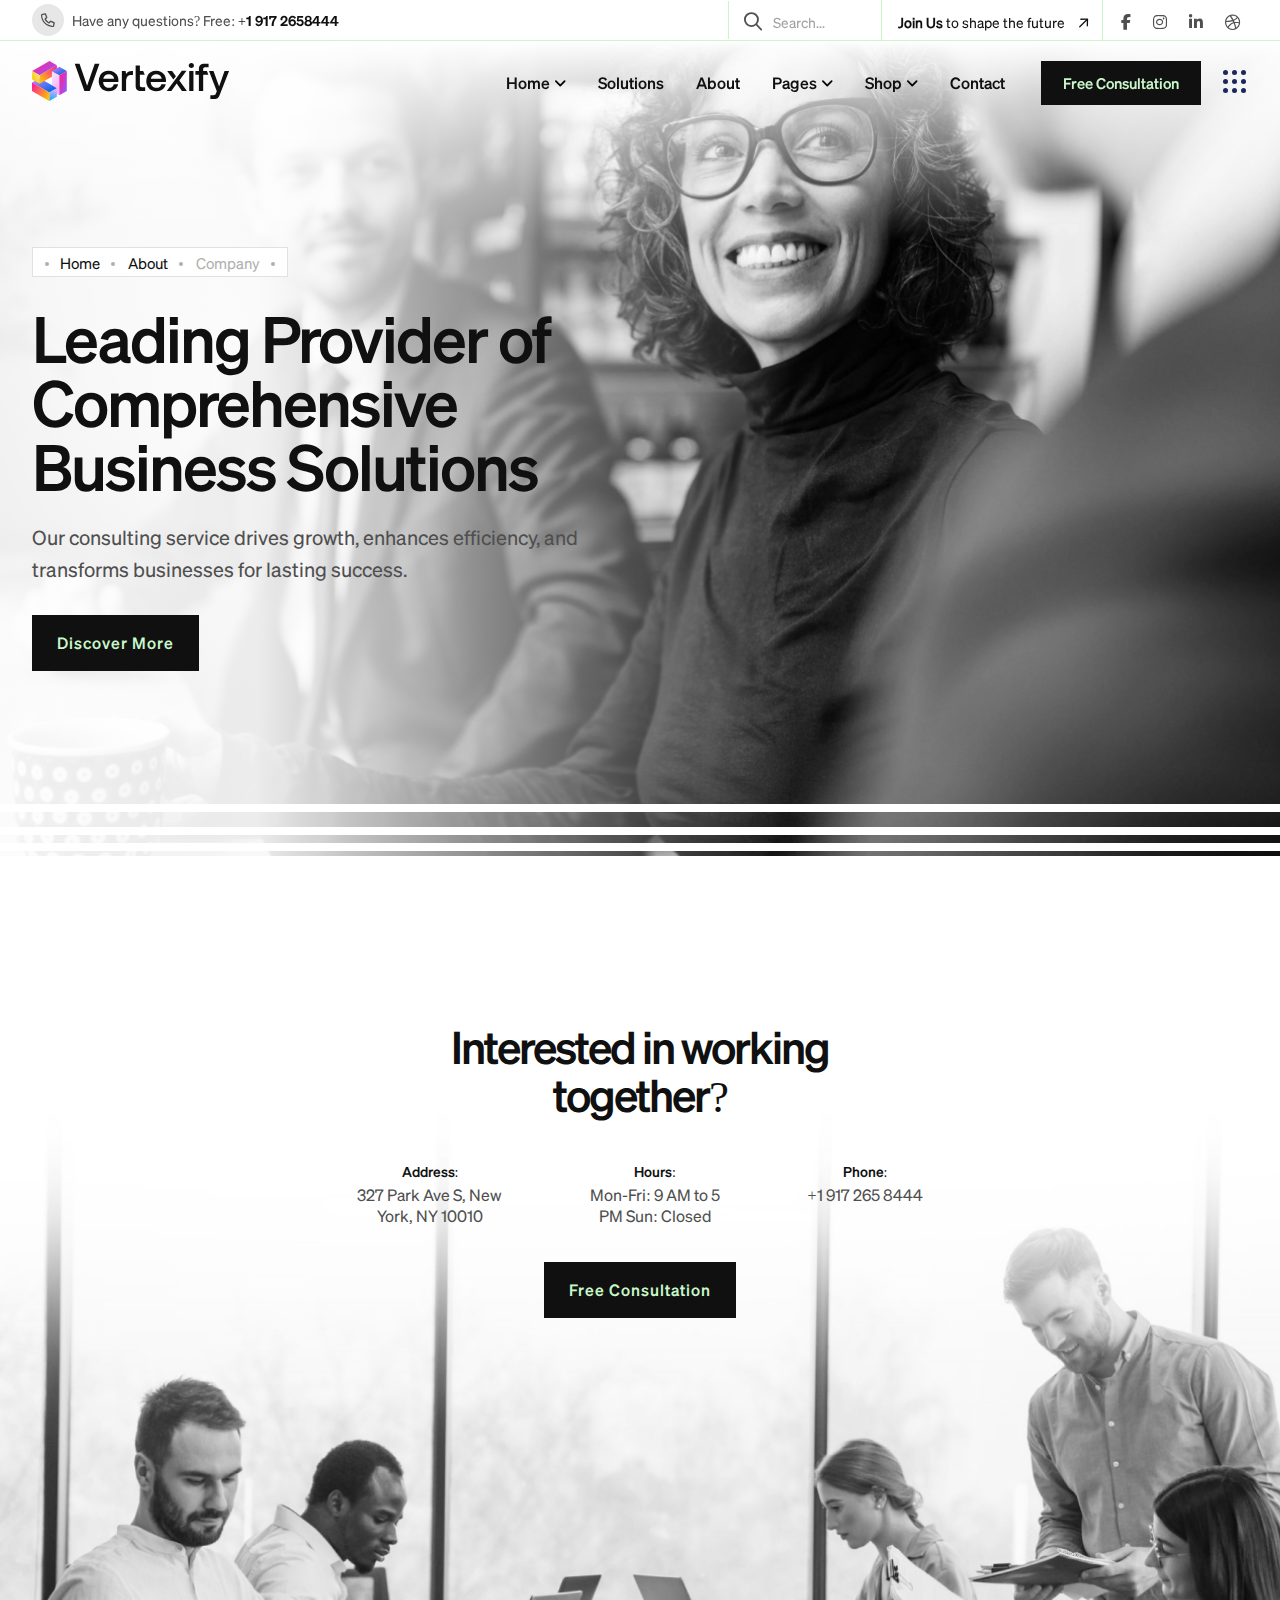
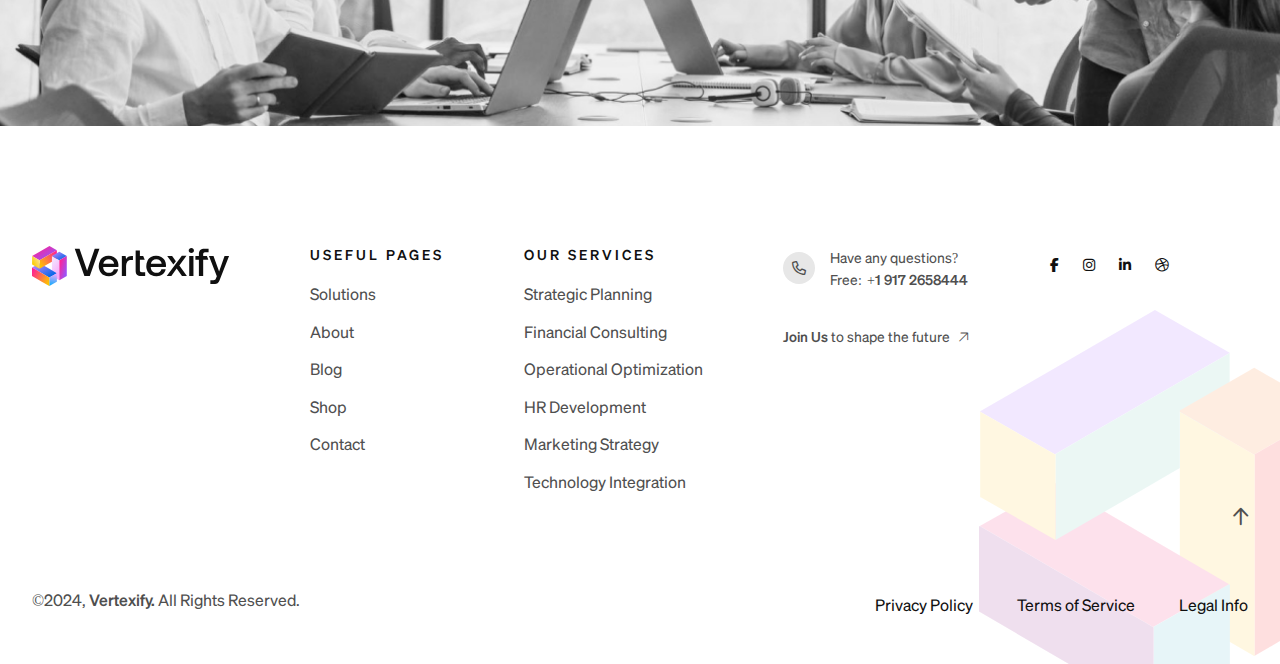
<file: about-career.html>
<!DOCTYPE html>
  <html lang="en">
  <head>
  	<meta charset="UTF-8">
  	<title>About Career</title>
  	<meta name="description" content="Vertexify. - Business Consulting WordPress Theme">
  	<meta name="keywords" content="accountant, advertising, adviser, business, company, consultant, consulting, corporate, finance, financial advisor, human resources, insurance, legal, marketing, multipurpose">
  	<meta name="author" content="Themexriver">
  	<link rel="shortcut icon" href="assets/img/logo/fv-1.svg" type="image/x-icon">
  	<!-- Mobile Specific Meta -->
  	<meta name="viewport" content="width=device-width, initial-scale=1">


  	<link rel="stylesheet" href="assets/css/bootstrap.min.css">
  	<link rel="stylesheet" href="assets/css/fontawesome.min.css">
  	<link rel="stylesheet" href="assets/css/flaticon.css">
  	<link rel="stylesheet" href="assets/css/animate.css">
  	<link rel="stylesheet" href="assets/css/swiper.min.css">
  	<link rel="stylesheet" href="assets/css/jquery-ui.css"> 
  	<link rel="stylesheet" href="assets/css/magnific-popup.css">
  	<link rel="stylesheet" href="assets/css/style.css">
  </head>
  <body class="home-1">
  	<div id="preloader">
  		<div class="preloader-logo">
  			<img src="assets/img/shape/logo_shape.svg" alt="">
  		</div>
  	</div>

<!-- Start of Header section
	============================================= --> 
	<header id="vt-header" class="vt-header-section header_style_one txa_sticky_header">
		<div class="header-top-area">
			<div class="container">
				<div class="header-top d-flex justify-content-between">
					<div class="top-cta d-flex align-items-center">
						<i class="far fa-phone"></i> <span>Have any questions? Free: <a href="#">+1 917 2658444</a></span>
					</div>
					<div class="top-action d-flex align-items-center">
						<div class="header-search search_btn_toggle">
							<span>Search...</span>
						</div>
						<div class="action-text">
							<a href="#"><span>Join Us</span> to shape the future <i class="far fa-arrow-right"></i></a>
						</div>
						<div class="action-social">
							<a href="#"><i class="fab fa-facebook-f"></i></a>
							<a href="#"><i class="fab fa-instagram"></i></a>
							<a href="#"><i class="fab fa-linkedin-in"></i></a>
							<a href="#"><i class="fab fa-dribbble"></i></a>
						</div>
					</div>
				</div>
			</div>
		</div>
		<div class="vt-header-navigation-content">
			<div class="container">
				<div class="vt-header-navigation d-flex align-items-center justify-content-between">
					<div class="brand-logo">
						<a href="#"><img src="assets/img/logo/logo-1.svg" alt=""></a> 
					</div>
					<div class="main-navigation-cta d-flex align-items-center ">
						<nav class="main-navigation clearfix ul-li">
							<ul id="main-nav" class="nav navbar-nav clearfix">
								<li class="dropdown active">
									<a href="!#">Home</a>
									<ul class="dropdown-menu clearfix">
										<li><a class="active" href="index.html">Corporate Business</a></li>
										<li><a href="index-2.html">Corporate Business Dark</a></li>
										<li><a href="index-3.html">Corporate Business Modern</a></li>
										<li><a href="index-4.html">Trendy Business</a></li>
										<li><a href="index-5.html">Business Classic</a></li>
										<li><a href="index-6.html">Business Consulting</a></li>
									</ul>
								</li>
								<li><a href="about.html">Solutions</a></li>
								<li><a href="about.html">About</a></li>
								<li class="dropdown">
									<a href="!#">Pages</a>
									<ul class="dropdown-menu clearfix">
										<li><a href="service.html">Services</a></li>
										<li class="dropdown">
											<a href="service-single.html">Services Details</a>
											<ul class="dropdown-menu clearfix">
												<li><a href="service-single.html">Construction </a></li>
												<li><a href="service-single-2.html">Architect Design</a></li>
												<li><a href="service-single-3.html">Interior Design</a></li>
												<li><a href="service-single-4.html">3D Animation</a></li>
												<li><a href="service-single-5.html">House Renovation</a></li>
												<li><a href="service-single-6.html">Ideas & Inspiration</a></li>
											</ul>
										</li>
										<li><a href="team.html">Team Page</a></li>
										<li class="dropdown">
											<a href="service-single.html">Blog</a>
											<ul class="dropdown-menu clearfix">
												<li><a href="service-single.html">Construction</a></li>
												<li><a href="service-single-2.html">Architect Design</a></li>
												<li><a href="service-single-3.html">Interior Design</a></li>
												<li><a href="service-single-4.html">3D Animation</a></li>
												<li><a href="service-single-5.html">House Renovation</a></li>
												<li><a href="service-single-6.html">Ideas & Inspiration</a></li>
											</ul>
										</li>
										<li><a href="faq.html">FAQ Page</a></li>
										<li><a href="pricing.html">Pricing Page</a></li>
										<li><a href="testimonial.html">Testimonial Page</a></li>
										<li><a href="contact.html">Contact Page</a></li>
										<li><a href="booking.html">Booking Page</a></li>
									</ul>
								</li>
								<li class="dropdown">
									<a href="!#">Shop</a>
									<ul class="dropdown-menu clearfix"> 
										<li><a href="shop.html">Shop Page </a></li>
										<li><a href="shop-single.html">Shop Details</a></li>
									</ul>
								</li>
								<li><a href="about.html">Contact</a></li>
							</ul>
						</nav>
						<div class="header-cta-btn">
							<a href="#">Free Consultation</a>
						</div>
						<div class="off-canvas-btn d-flex align-items-center justify-content-center">
							<button class="canvas-trigger offcanvas_toggle">
								<span></span>
								<span></span>
								<span></span>
								<span></span>
								<span></span>
								<span></span>
								<span></span>
								<span></span>
								<span></span>
							</button>
						</div>
						<button class="mobile-menu-btn mobile_menu_button open_mobile_menu">
							<span></span>
							<span></span>
							<span></span>
						</button>
					</div>
				</div>
			</div>
		</div>
	</header>
	<!-- Mobile Menu -->
	<div class="mobile_menu lenis lenis-smooth position-relative">
		<div class="mobile_menu_wrap">
			<div class="mobile_menu_overlay open_mobile_menu"></div>
			<div class="mobile_menu_content">
				<div class="mobile_menu_close open_mobile_menu">
					<i class="fal fa-times"></i>
				</div>
				<div class="m-brand-logo">
					<a href="#"><img src="assets/img/logo/logo-2.svg" alt=""></a> 
				</div>
				<div class="mobile-search-bar position-relative">
					<form action="#">
						<input type="text" name="search" placeholder="Keywords">
						<button><i class="fal fa-search"></i></button>
					</form>
				</div>
				<nav class="mobile-main-navigation  clearfix ul-li">
					<ul id="m-main-nav" class="nav navbar-nav clearfix">
						<li class="dropdown active">
							<a href="!#">Home</a>
							<ul class="dropdown-menu clearfix">
								<li><a class="active" href="index.html">Corporate Business</a></li>
								<li><a href="index-2.html">Corporate Business Dark</a></li>
								<li><a href="index-3.html">Corporate Business Modern</a></li>
								<li><a href="index-4.html">Trendy Business</a></li>
								<li><a href="index-5.html">Business Classic</a></li>
								<li><a href="index-6.html">Business Consulting</a></li>
							</ul>
						</li>
						<li><a href="about.html">Solutions</a></li>
						<li><a href="about.html">About</a></li>
						<li class="dropdown">
							<a href="!#">Pages</a>
							<ul class="dropdown-menu clearfix">
								<li><a href="service.html">Services</a></li>
								<li class="dropdown">
									<a href="service-single.html">Services Details</a>
									<ul class="dropdown-menu clearfix">
										<li><a href="service-single.html">Construction </a></li>
										<li><a href="service-single-2.html">Architect Design</a></li>
										<li><a href="service-single-3.html">Interior Design</a></li>
										<li><a href="service-single-4.html">3D Animation</a></li>
										<li><a href="service-single-5.html">House Renovation</a></li>
										<li><a href="service-single-6.html">Ideas & Inspiration</a></li>
									</ul>
								</li>
								<li><a href="team.html">Team Page</a></li>
								<li class="dropdown">
									<a href="service-single.html">Blog</a>
									<ul class="dropdown-menu clearfix">
										<li><a href="service-single.html">Construction</a></li>
										<li><a href="service-single-2.html">Architect Design</a></li>
										<li><a href="service-single-3.html">Interior Design</a></li>
										<li><a href="service-single-4.html">3D Animation</a></li>
										<li><a href="service-single-5.html">House Renovation</a></li>
										<li><a href="service-single-6.html">Ideas & Inspiration</a></li>
									</ul>
								</li>
								<li><a href="faq.html">FAQ Page</a></li>
								<li><a href="pricing.html">Pricing Page</a></li>
								<li><a href="testimonial.html">Testimonial Page</a></li>
								<li><a href="contact.html">Contact Page</a></li>
								<li><a href="booking.html">Booking Page</a></li>
							</ul>
						</li>
						<li class="dropdown">
							<a href="!#">Shop</a>
							<ul class="dropdown-menu clearfix"> 
								<li><a href="shop.html">Shop Page </a></li>
								<li><a href="shop-single.html">Shop Details</a></li>
							</ul>
						</li>
						<li><a href="about.html">Contact</a></li>
					</ul>
				</nav>
				<div class="ptx-mobile-header-social text-center">
					<a href="#"> <i class="fab fa-instagram"></i></a>
					<a href="#"> <i class="fab fa-linkedin-in"></i></a>
					<a href="#"> <i class="fab fa-facebook"></i></a>
					<a href="#"> <i class="fab fa-youtube"></i></a>
				</div>
			</div>
		</div>
		<!-- /Mobile-Menu -->
	</div>
	<!-- offcanvas-start -->
	<div class="txa-offcanvas-box lenis lenis-smooth offcanvas_box_active">
		<button class="txa-offcanvas-box-close offcanvas_box_close" aria-label="name" >
			<i class="fa-solid fa-xmark"></i>
		</button>
		<div class="txa-offcanvas-box-container">

			<!-- services -->
			<div class="txa-offcanvas-services-wrap d-lg-block ul-li-block d-none">
				<h5 class="txa-offcanvas-services-title fx-heading-1 fx-font-400">our services:</h5>

				<ul class="txa-offcanvas-services">
					<li>
						<span class="offcanvas-slideup">
							<a class="txa-offcanvas-services-item fx-heading-1 fx-font-400 " href="#" aria-label="name">
								<i class="fa-solid fa-arrow-right"></i>
								Industrial Manufacturing
							</a>
						</span>
					</li>
					<li>
						<span class="offcanvas-slideup">
							<a class="txa-offcanvas-services-item fx-heading-1 fx-font-400 " href="#" aria-label="name">
								<i class="fa-solid fa-arrow-right"></i>
								Building maintenance
							</a>
						</span>
					</li>
					<li>
						<span class="offcanvas-slideup">
							<a class="txa-offcanvas-services-item fx-heading-1 fx-font-400 " href="#" aria-label="name">
								<i class="fa-solid fa-arrow-right"></i>
								Engineering
							</a>
						</span>
					</li>
					<li>
						<span class="offcanvas-slideup">
							<a class="txa-offcanvas-services-item fx-heading-1 fx-font-400 " href="#" aria-label="name">
								<i class="fa-solid fa-arrow-right"></i>
								Construction
							</a>       
						</span>
					</li>
					<li>
						<span class="offcanvas-slideup">
							<a class="txa-offcanvas-services-item fx-heading-1 fx-font-400 " href="#" aria-label="name">
								<i class="fa-solid fa-arrow-right"></i>
								Shipping
							</a>  
						</span>                        
					</li>

				</ul>
			</div>

			<div class="txa-offcanvas-search d-lg-none d-block">
				<form action="#" class="txa-offcanvas-search-form">
					<input class="txa-offcanvas-search-form-input" type="text" aria-label="name" placeholder="Search">
					<button class="txa-offcanvas-search-form-btn" type="button" aria-label="name">
						<i class="fa-solid fa-magnifying-glass"></i>
					</button>
				</form>
			</div>

			<!-- mobile-menu-list -->
			<div class="mobile-menu-navigation d-lg-none d-block">
				<nav class="mobile-main-navigation  clearfix ul-li">
					<ul id="main-nav" class="nav navbar-nav clearfix">

						<li class="dropdown">
							<a class="is-active" href="!#">home</a>
							<ul class="dropdown-menu clearfix">
								<li>
									<a class="is-active" href="index.html">Industrial</a>
								</li>
								<li>
									<a href="index-2.html">Construction</a>
								</li>
								<li>
									<a href="index-3.html">Building</a>
								</li>
								<li>
									<a href="index-4.html">Shipping</a>
								</li>
								<li>
									<a href="index-5.html">manufacturing</a>
								</li>
								<li>
									<a href="index-5.html">Engineering</a>
								</li>
							</ul>
						</li>

						<li class="dropdown">
							<a href="!#">about</a>

							<ul class="dropdown-menu clearfix">
								<li>
									<a href="#">about one</a>
								</li>
								<li>
									<a href="#">about  two</a>
								</li>
								<li>
									<a href="#">about  three</a>
								</li>
								<li>
									<a href="#">about  details</a>
								</li>
							</ul>
						</li>

						<li class="dropdown">
							<a href="!#">pages</a>
							<ul class="dropdown-menu clearfix">


								<li class="dropdown">
									<a href="!#">projects</a>
									<ul class="dropdown-menu clearfix">
										<li>
											<a href="#">projects one</a>
										</li>
										<li>
											<a href="#">projects two</a>
										</li>
										<li>
											<a href="#">projects details</a>
										</li>
									</ul>
								</li>


								<li>
									<a href="prices.html">prices</a>
								</li>

								<li>
									<a href="gallery.html">gallery</a>
								</li>

								<li>
									<a href="privacy-policy.html">privacy policy</a>
								</li>

								<li>
									<a href="error.html">404</a>
								</li>

							</ul>
						</li>

						<li class="dropdown">
							<a href="!#">elements</a>

							<ul class="dropdown-menu clearfix">
								<li>
									<a href="#">elements one</a>
								</li>
								<li>
									<a href="#">elements  two</a>
								</li>
								<li>
									<a href="#">elements  three</a>
								</li>
							</ul>
						</li>

						<li  class="dropdown">
							<a href="!#">news</a>

							<ul class="dropdown-menu clearfix">
								<li>
									<a href="#">Blog one</a>
								</li>
								<li>
									<a href="#">Blog details</a>
								</li>
							</ul>
						</li>

						<li>
							<a href="#">contact</a>
						</li>

					</ul>
				</nav>
			</div>

			<div class="txa-offcanvas-content">

				<!-- contact -->
				<div class="txa-offcanvas-content-box  ul-li-block">
					<h6 class="txa-offcanvas-content-box-title fx-heading-1 text-capitalize fx-font-400">quick contact:</h6>

					<ul class="txa-offcanvas-contact">
						<li class="fx-heading-1 fix" >
							<span class="offcanvas-slideup">
								<i class="fa-solid fa-location-dot"></i>
								the londoner <br> 83 the strand, sliema, malta.
							</span>
						</li>
						<li class="fx-heading-1 fix" >
							<span class="offcanvas-slideup">
								<a  href="#" aria-label="name">
									<i class="fa-solid fa-phone"></i>
									+1 917 265 8444
								</a>
							</span>

						</li>
						<li class="fx-heading-1 fix" >
							<span class="offcanvas-slideup">
								<a  href="#" aria-label="name">
									<i class="fa-solid fa-envelope-open-text"></i>
									example@email.com
								</a>
							</span>

						</li>
					</ul>
				</div>

				<!-- socail -->
				<div class="txa-offcanvas-content-box ul-li-block">
					<h6 class="txa-offcanvas-content-box-title text-capitalize fx-heading-1 fx-font-400">we're on social media:</h6>

					<ul class="txa-offcanvas-social">
						<li>
							<span class="offcanvas-slideup">
								<a href="#" class="txa-offcanvas-social-item fx-heading-1 fx-font-500 " aria-label="name">
									<i class="fa-brands fa-linkedin-in"></i>
									linkedin
								</a>
							</span>

						</li>
						<li>
							<span class="offcanvas-slideup">
								<a href="#" class="txa-offcanvas-social-item fx-heading-1 fx-font-500 " aria-label="name">
									<i class="fa-brands fa-facebook-f"></i> 
									facebook
								</a>
							</span>

						</li>
						<li>
							<span class="offcanvas-slideup">
								<a href="#" class="txa-offcanvas-social-item fx-heading-1 fx-font-500 " aria-label="name">
									<i class="fa-brands fa-x-twitter"></i>
									twitter
								</a>
							</span>

						</li>
						<li>
							<span class="offcanvas-slideup">
								<a href="#" class="txa-offcanvas-social-item fx-heading-1 fx-font-500" aria-label="name">
									<i class="fa-brands fa-instagram"></i>
									instagram
								</a>
							</span>

						</li>

					</ul>
				</div>

			</div>
		</div>
	</div>
	<!-- search-popup -->
	<div class="txa-search-box search_box_active ">

		<div class="txa-search-container">
			<div class="txa-search-wrap text-center mb-55">
				<h5 class="txa-search-title fx-heading-1 fx-font-500">Search</h5>
				<form action="#" class="txa-search-form">
					<input class="txa-search-form-input" type="text" placeholder="What are you looking for?...">
				</form>
			</div>

			<div class="txa-search-tag-wrap text-center">
				<h6 class="txa-search-tag-title fx-font-400 fx-heading-1">People also search for:</h6>
				<div class="txa-search-tag d-inline-flex flex-wrap  ">
					<a href="#" aria-label="name" class="txa-search-tag-item fx-heading-1 fx-font-500" >Corporate</a>
					<a href="#" aria-label="name" class="txa-search-tag-item fx-heading-1 fx-font-500" >Business</a>
					<a href="#" aria-label="name" class="txa-search-tag-item fx-heading-1 fx-font-500" >Consulting</a>
					<a href="#" aria-label="name" class="txa-search-tag-item fx-heading-1 fx-font-500" >Finance</a>
					<a href="#" aria-label="name" class="txa-search-tag-item fx-heading-1 fx-font-500" >Reports</a>
				</div>
			</div>
		</div>

		<button aria-label="search-close" type="button" class="txa-search-box-close search_box_close">
			<i class="fa-solid fa-xmark"></i>
		</button>
	</div>
<!-- Start of Header section
	============================================= -->

<!-- Start of Breadcrumb  section
	============================================= -->
	<section id="vt-breadcrumb" class="vt-breadcrumb-section position-relative" data-background="assets/img/bg/about-bread.jpg">
		<div class="vt-vertical-shape-2 txt_item_active">
			<span></span>
			<span></span>
			<span></span>
		</div>
		<div class="container">
			<div class="vt-breadcrumb-content headline pera-content ul-li">
				<ul>
					<li><a href="#">Home</a></li>
					<li><a href="#">About</a></li>
					<li>Company</li>
				</ul>
				<h2 class="breadcrumb_title">Leading Provider of Comprehensive Business Solutions</h2>
				<p>Our consulting service drives growth, enhances efficiency, and transforms businesses for lasting success.</p>
				<div class="vt-btn mt-30 btn-spin">
					<a href="#">Discover More</a>
				</div>
			</div>
		</div>
	</section>	
<!-- End of Breadcrumb  section
	============================================= -->

<!-- Start of Get in touch  section
	============================================= -->
	<section id="vt-get-in-touch" class="vt-get-in-touch-section position-relative" data-background="assets/img/bg/get-bg.jpg">
		<div class="vt-get-in-shape-1 anim_left position-absolute"></div>
		<div class="vt-get-in-shape-2 anim_right position-absolute"></div>
		<div class="container">
			<div class="vt-get-in-touch-wrap appear_top">
				<div class="vt-section-title ver_2 headline text-center pera-content">
					<div class="subtitle wow fadeInRight"  data-wow-delay="400ms" data-wow-duration="1000ms">
						Get in Touch
					</div>
					<h2 class="section_title vt-title vt-title-ani">Interested in working together?</h2>
				</div>
				<div class="vt-get-in-touch-content  d-flex justify-content-center text-center flex-wrap">
					<div class="vt-get-in-touch-item headline pera-content">
						<h3>Address:</h3>
						<p>327 Park Ave S,
						New York, NY 10010</p>
					</div>
					<div class="vt-get-in-touch-item headline pera-content">
						<h3>Hours:</h3>
						<p>Mon-Fri: 9 AM to 5 PM
						Sun: Closed</p>
					</div>
					<div class="vt-get-in-touch-item headline pera-content">
						<h3>Phone:</h3>
						<p>+1 917 265 8444</p>
					</div>
				</div>
				<div class="vt-btn mt-35 btn-spin text-center">
					<a href="#">Free Consultation</a>
				</div>
			</div> 
		</div>
	</section>		
<!-- End of Get in touch  section
	============================================= -->

<!-- Start of footer  section
	============================================= -->
	<footer id="vt-footer" class="vt-footer-section position-relative">
		<span class="vt-footer-shape appear_top position-absolute"><img src="assets/img/shape/logo_shape.svg" alt=""></span>
		<div class="container">
			<div class="vt-footer-content position-relative">
				<div class="vt-footer-widget-area pt-120 pb-80 d-flex">
					<div class="vt-footer-widget headline ul-li-block">
						<div class="logo-widget">
							<a href="#"><img src="assets/img/logo/logo-1.svg" alt=""></a>
						</div>
					</div>
					<div class="vt-footer-widget headline ul-li-block">
						<div class="menu-widget">
							<h3 class="widget-title text-uppercase">Useful Pages</h3>
							<ul>
								<li><a href="#">Solutions</a></li>
								<li><a href="#">About</a></li>
								<li><a href="#">Blog</a></li>
								<li><a href="#">Shop</a></li>
								<li><a href="#">Contact</a></li>
							</ul>
						</div>
					</div>
					<div class="vt-footer-widget headline ul-li-block">
						<div class="menu-widget">
							<h3 class="widget-title text-uppercase">Our Services</h3>
							<ul>
								<li><a href="#">Strategic Planning</a></li>
								<li><a href="#">Financial Consulting</a></li>
								<li><a href="#">Operational Optimization</a></li>
								<li><a href="#">HR Development</a></li>
								<li><a href="#">Marketing Strategy</a></li>
								<li><a href="#">Technology Integration</a></li>
							</ul>
						</div>
					</div>
					<div class="vt-footer-widget headline">
						<div class="cta-widget">
							<div class="cta-info d-flex align-items-center">
								<div class="info-icon d-flex justify-content-center align-items-center">
									<i class="far fa-phone"></i>
								</div>
								<div class="info-text">
									<span>Have any questions?</span> <a href="#"><span>Free:</span> +1 917 2658444</a>
								</div>
							</div>
							<div class="cta-text">
								<a href="#"><span>Join Us</span>  to shape the future <i class="fal fa-arrow-right"></i></a>
							</div>
						</div>
					</div>
					<div class="vt-footer-widget headline">
						<div class="social-widget">
							<a href="#"><i class="fab fa-facebook-f"></i></a>
							<a href="#"><i class="fab fa-instagram"></i></a>
							<a href="#"><i class="fab fa-linkedin-in"></i></a>
							<a href="#"><i class="fab fa-dribbble"></i></a>
						</div>
					</div>
				</div>
				<div class="vt-scrollup position-absolute">
					<a class="scrollup" href="#"><i class="far fa-arrow-up"></i></a>
				</div>
			</div> 
			<div class="vt-footer-copyright d-flex">
				<div class="vt-copyright-text">
					©2024, <a href="#">Vertexify.</a> All Rights Reserved.
				</div>
				<div class="vt-copyright-menu ul-li">
					<ul>
						<li><a href="#">Privacy Policy</a></li>
						<li><a href="#">Terms of Service</a></li>
						<li><a href="#">Legal Info</a></li>
					</ul>
				</div>
			</div>
		</div>
	</footer> 
<!-- End of footer  section
	============================================= -->			





	<!-- For Js Library -->
	<script src="assets/js/jquery-3.7.0.min.js"></script>
	<script src="assets/js/bootstrap.bundle.min.js"></script>
	<script src="assets/js/swiper-bundle.min.js"></script>
	<script src="assets/js/wow.min.js"></script>
	<script src="assets/js/appear.js"></script>
	<script src="assets/js/gsap.min.js"></script>
	<script src="assets/js/knob.js"></script>
	<script src="assets/js/jqueryui.js"></script>
	<script src="assets/js/jquery.magnific-popup.min.js"></script>
	<script src="assets/js/jquery.marquee.min.js"></script>
	<script src="assets/js/jquery.inputarrow.js"></script>
	<script src="assets/js/isotope.pkgd.min.js"></script>
	<script src="assets/js/imagesloaded.pkgd.min.js"></script>
	<script src="assets/js/masonry.pkgd.min.js"></script>
	<script src="assets/js/jquery.counterup.min.js"></script>
	<script src="assets/js/waypoints.min.js"></script>
	<script src="assets/js/lenis.min.js"></script>
	<script src="assets/js/split-type.min.js"></script>
	<script src="assets/js/ScrollTrigger.min.js"></script>
	<script src="assets/js/SplitText.min.js"></script>
	<script src="assets/js/script.js"></script>

</body>
</html>
</file>
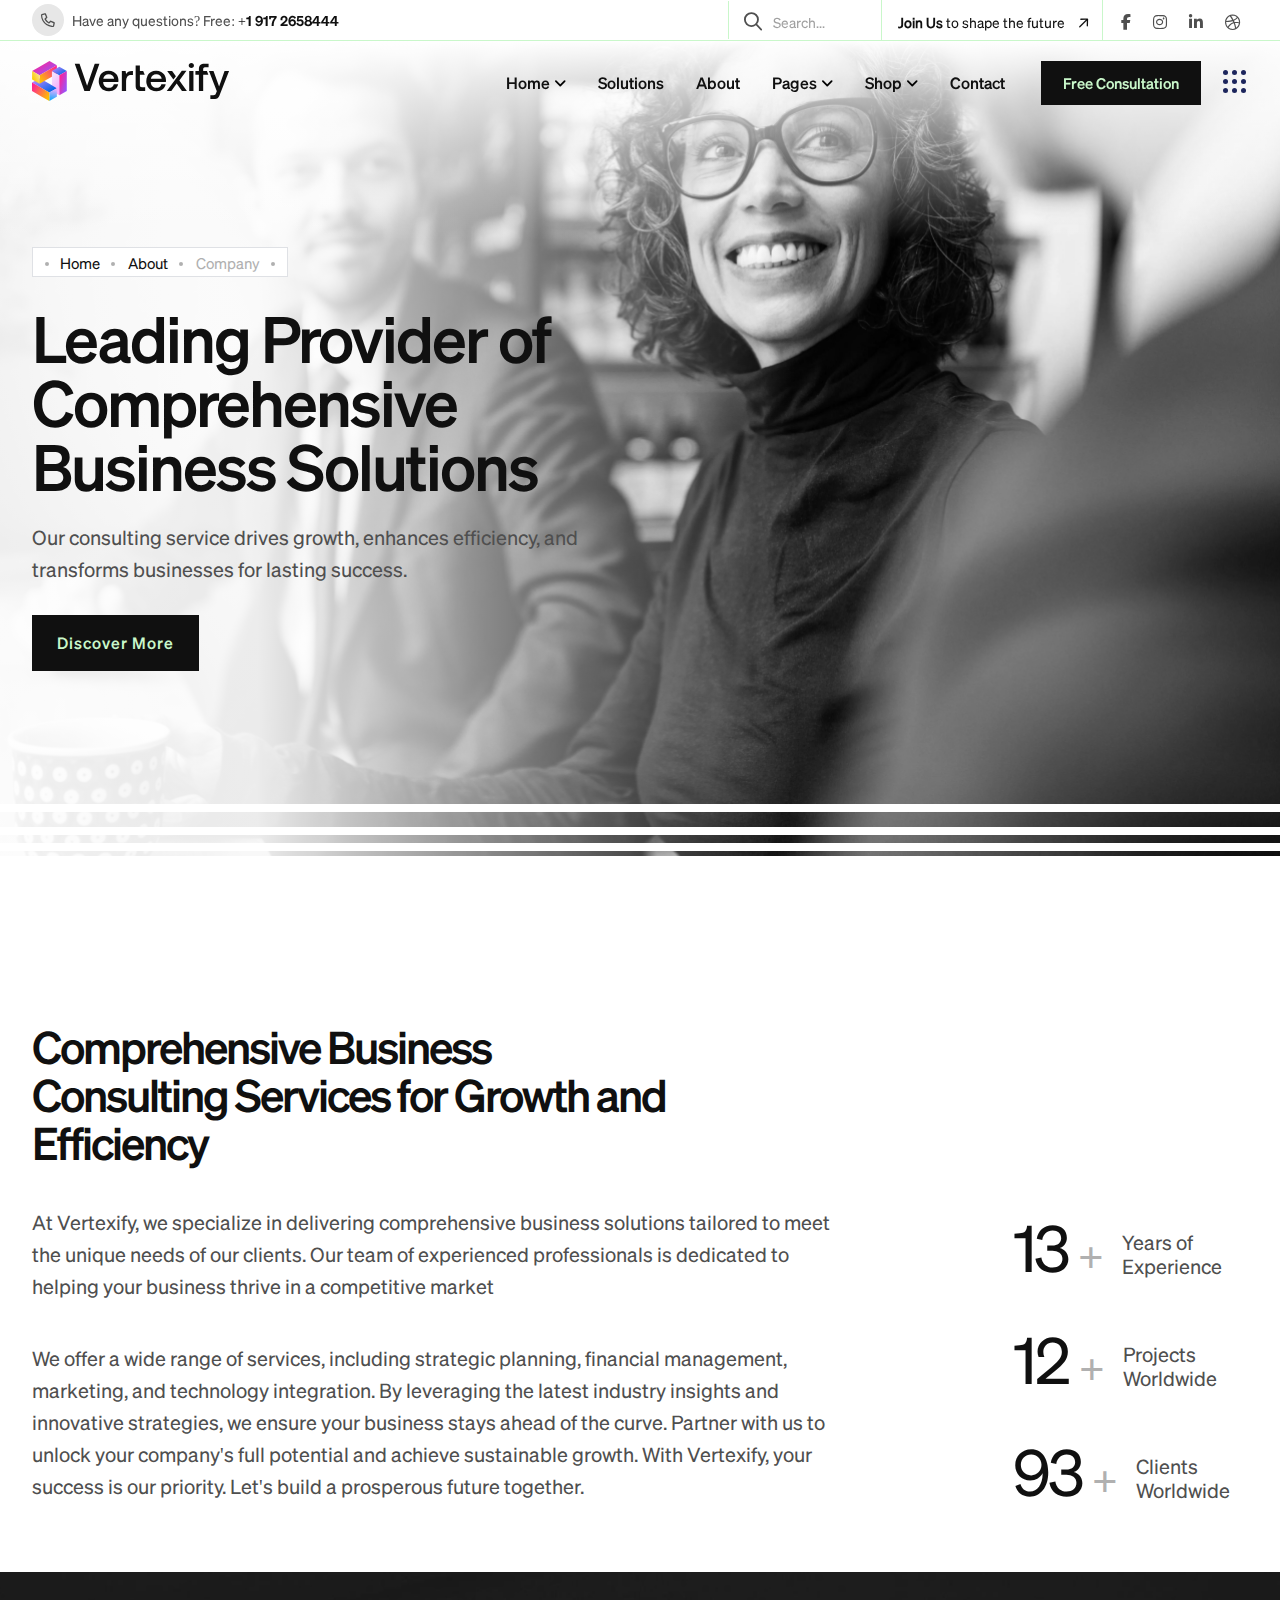
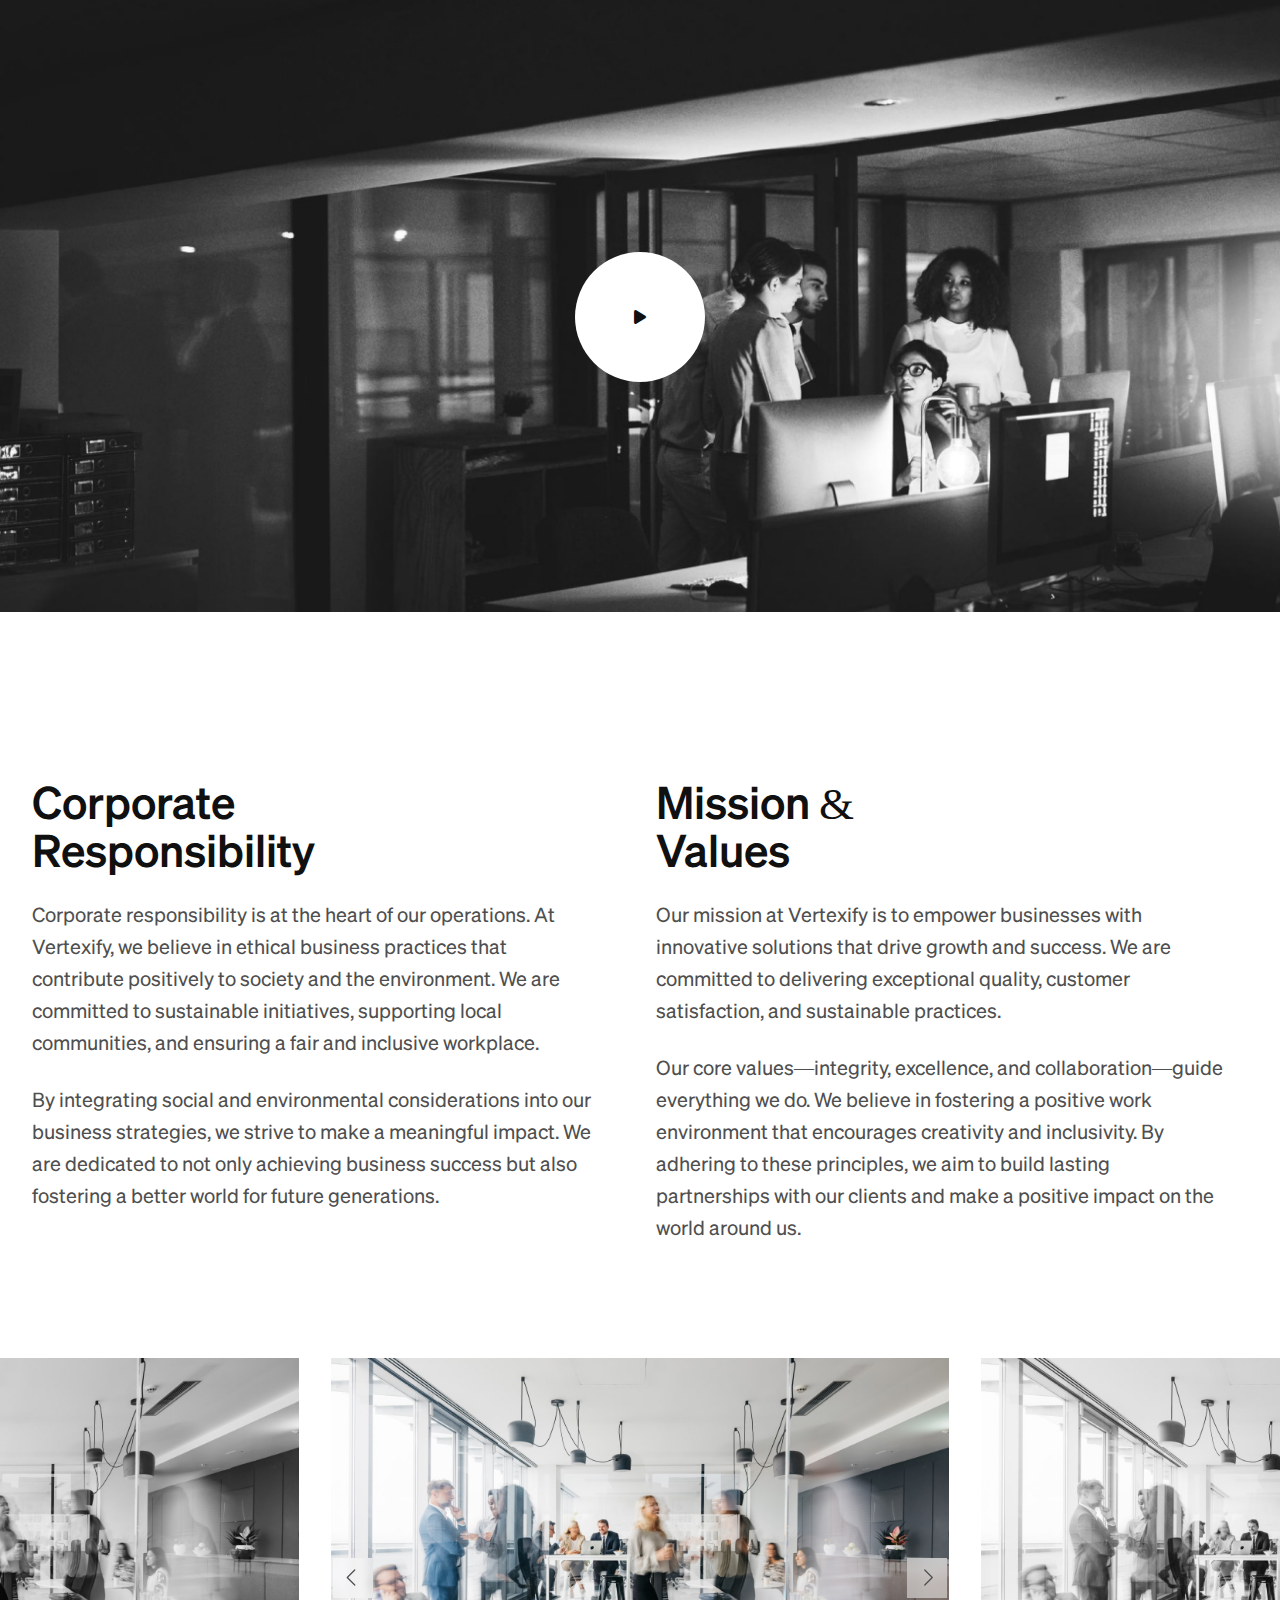
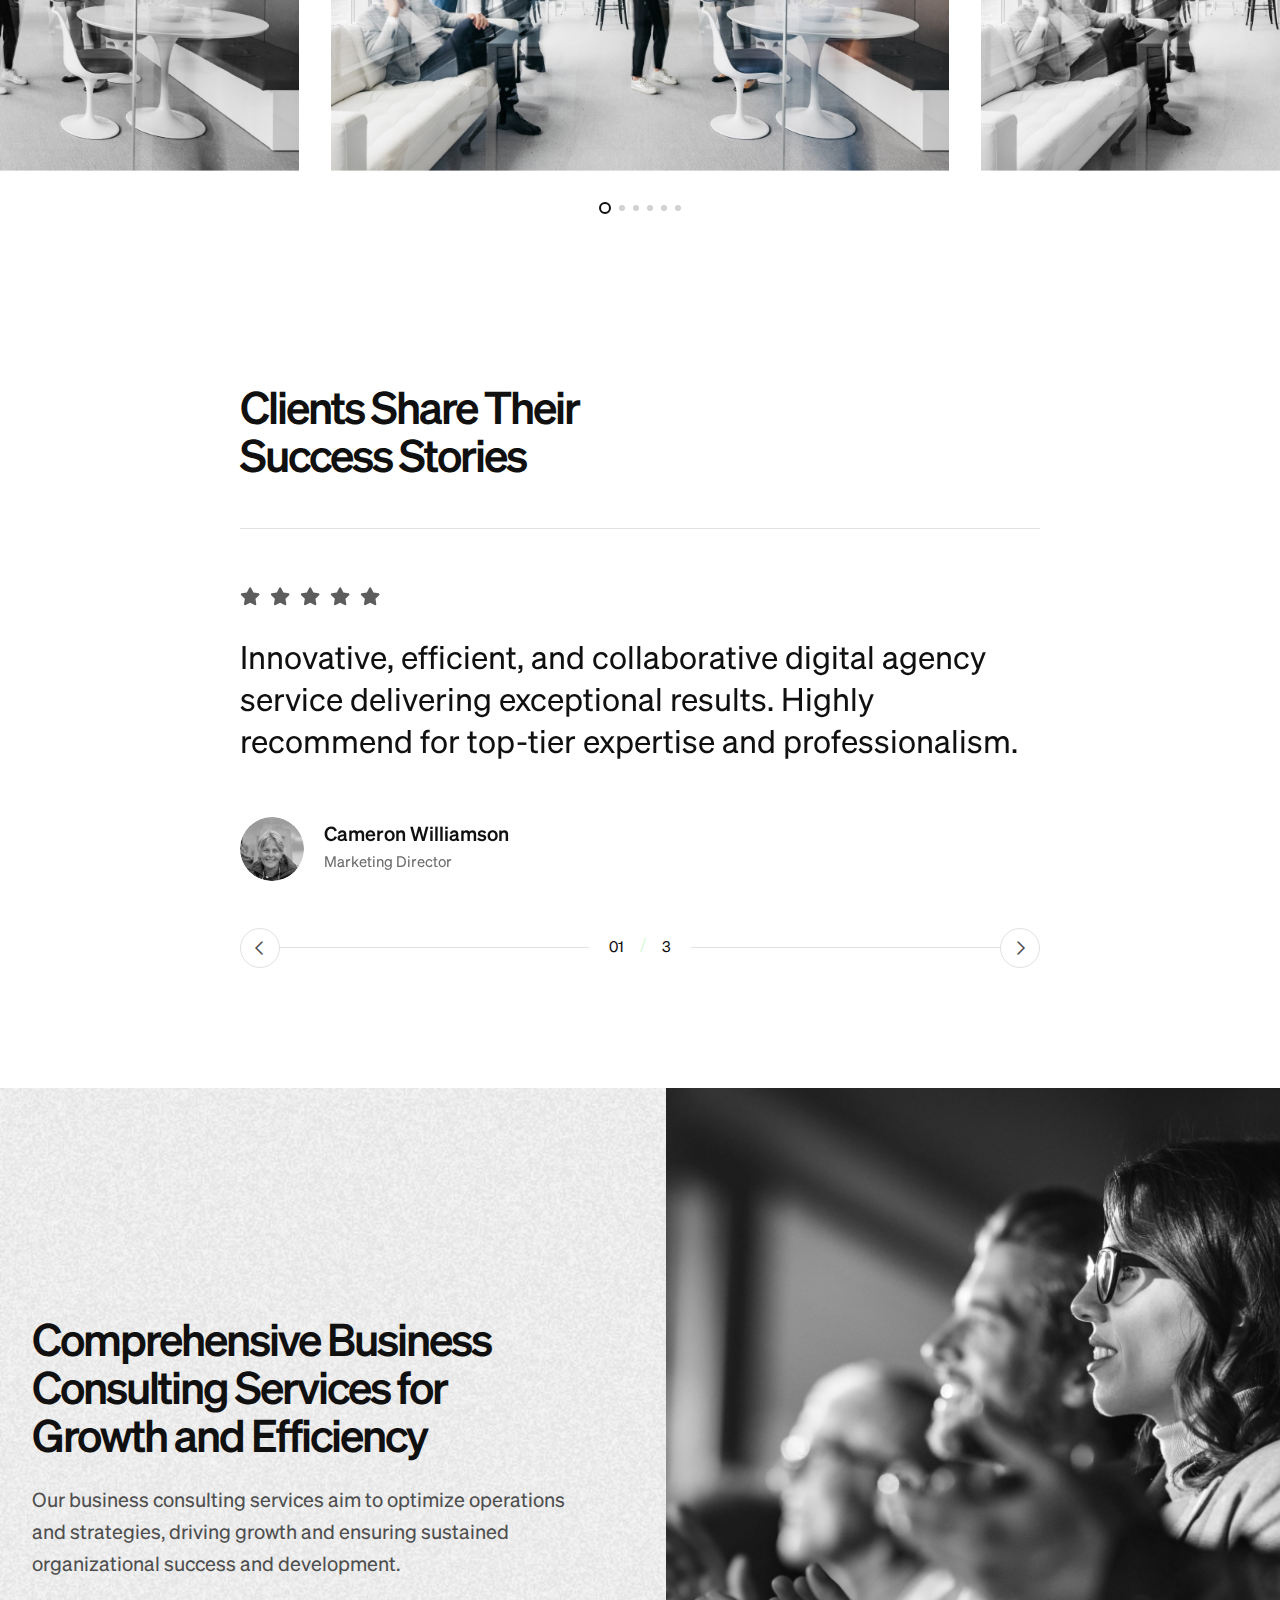
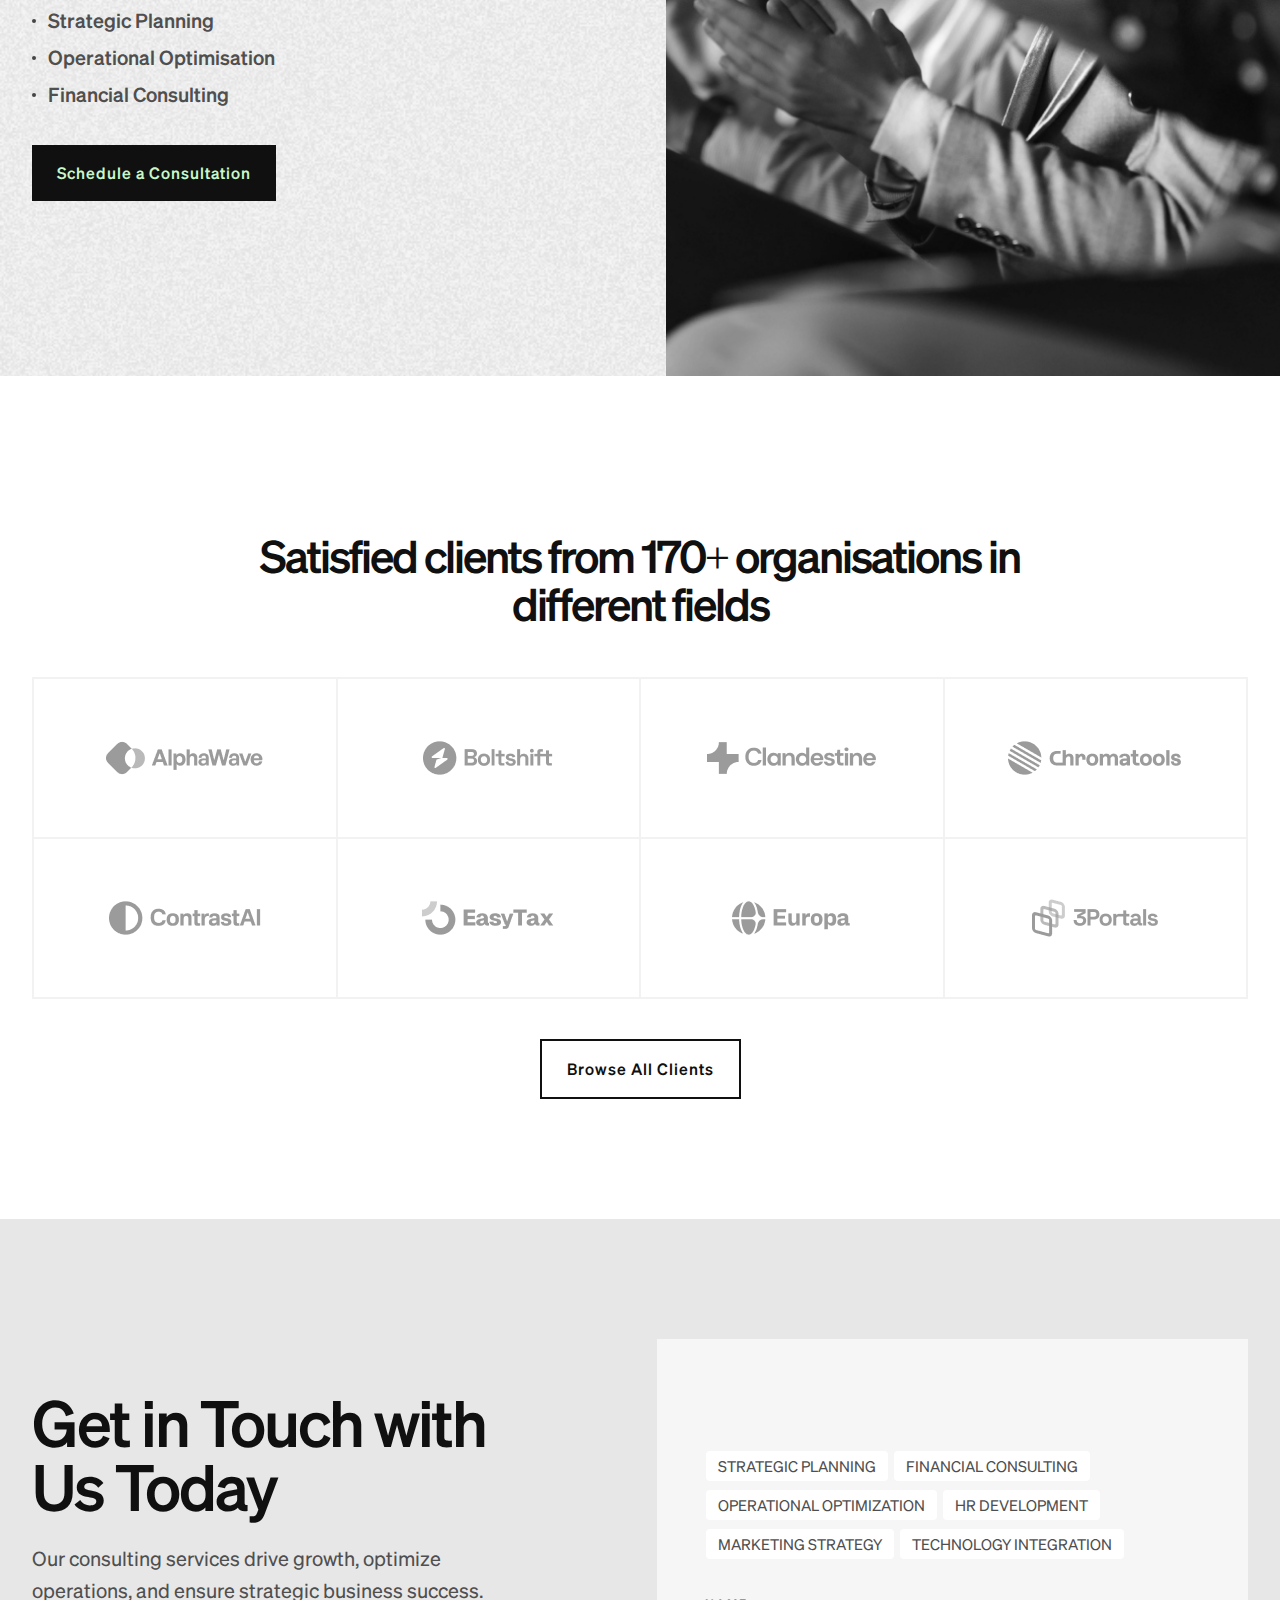
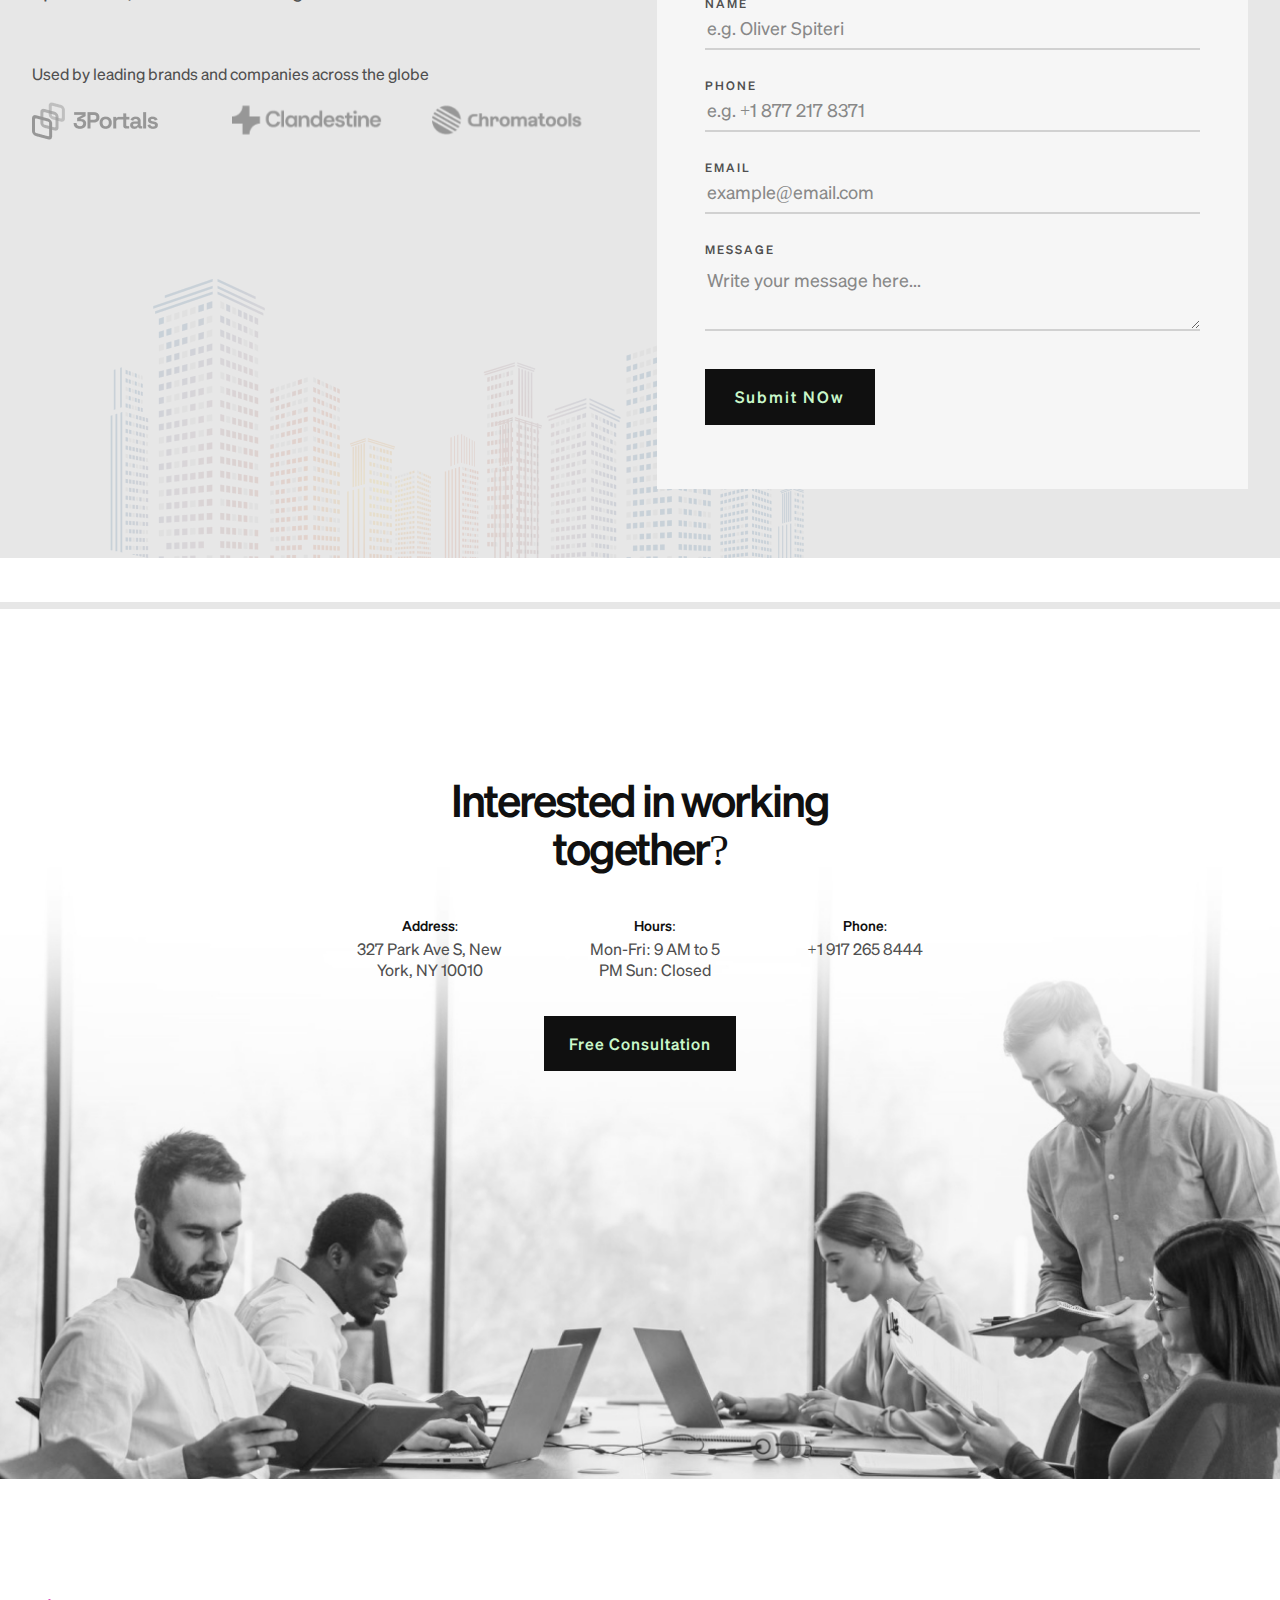
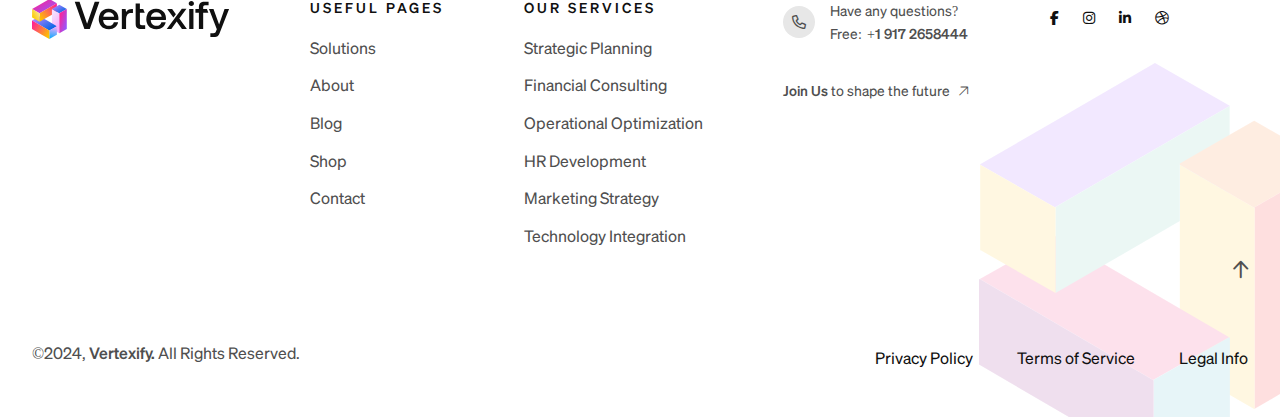
<file: about-company.html>
<!DOCTYPE html>
  <html lang="en">
  <head>
  	<meta charset="UTF-8">
  	<title>About Company</title>
  	<meta name="description" content="Vertexify. - Business Consulting WordPress Theme">
  	<meta name="keywords" content="accountant, advertising, adviser, business, company, consultant, consulting, corporate, finance, financial advisor, human resources, insurance, legal, marketing, multipurpose">
  	<meta name="author" content="Themexriver">
  	<link rel="shortcut icon" href="assets/img/logo/fv-1.svg" type="image/x-icon">
  	<!-- Mobile Specific Meta -->
  	<meta name="viewport" content="width=device-width, initial-scale=1">


  	<link rel="stylesheet" href="assets/css/bootstrap.min.css">
  	<link rel="stylesheet" href="assets/css/fontawesome.min.css">
  	<link rel="stylesheet" href="assets/css/flaticon.css">
  	<link rel="stylesheet" href="assets/css/animate.css">
  	<link rel="stylesheet" href="assets/css/swiper.min.css">
  	<link rel="stylesheet" href="assets/css/jquery-ui.css"> 
  	<link rel="stylesheet" href="assets/css/magnific-popup.css">
  	<link rel="stylesheet" href="assets/css/style.css">
  </head>
  <body class="home-1">
  	<div id="preloader">
  		<div class="preloader-logo">
  			<img src="assets/img/shape/logo_shape.svg" alt="">
  		</div>
  	</div>

<!-- Start of Header section
	============================================= --> 
	<header id="vt-header" class="vt-header-section header_style_one txa_sticky_header">
		<div class="header-top-area">
			<div class="container">
				<div class="header-top d-flex justify-content-between">
					<div class="top-cta d-flex align-items-center">
						<i class="far fa-phone"></i> <span>Have any questions? Free: <a href="#">+1 917 2658444</a></span>
					</div>
					<div class="top-action d-flex align-items-center">
						<div class="header-search search_btn_toggle">
							<span>Search...</span>
						</div>
						<div class="action-text">
							<a href="#"><span>Join Us</span> to shape the future <i class="far fa-arrow-right"></i></a>
						</div>
						<div class="action-social">
							<a href="#"><i class="fab fa-facebook-f"></i></a>
							<a href="#"><i class="fab fa-instagram"></i></a>
							<a href="#"><i class="fab fa-linkedin-in"></i></a>
							<a href="#"><i class="fab fa-dribbble"></i></a>
						</div>
					</div>
				</div>
			</div>
		</div>
		<div class="vt-header-navigation-content">
			<div class="container">
				<div class="vt-header-navigation d-flex align-items-center justify-content-between">
					<div class="brand-logo">
						<a href="#"><img src="assets/img/logo/logo-1.svg" alt=""></a> 
					</div>
					<div class="main-navigation-cta d-flex align-items-center ">
						<nav class="main-navigation clearfix ul-li">
							<ul id="main-nav" class="nav navbar-nav clearfix">
								<li class="dropdown active">
									<a href="!#">Home</a>
									<ul class="dropdown-menu clearfix">
										<li><a class="active" href="index.html">Corporate Business</a></li>
										<li><a href="index-2.html">Corporate Business Dark</a></li>
										<li><a href="index-3.html">Corporate Business Modern</a></li>
										<li><a href="index-4.html">Trendy Business</a></li>
										<li><a href="index-5.html">Business Classic</a></li>
										<li><a href="index-6.html">Business Consulting</a></li>
									</ul>
								</li>
								<li><a href="about.html">Solutions</a></li>
								<li><a href="about.html">About</a></li>
								<li class="dropdown">
									<a href="!#">Pages</a>
									<ul class="dropdown-menu clearfix">
										<li><a href="service.html">Services</a></li>
										<li class="dropdown">
											<a href="service-single.html">Services Details</a>
											<ul class="dropdown-menu clearfix">
												<li><a href="service-single.html">Construction </a></li>
												<li><a href="service-single-2.html">Architect Design</a></li>
												<li><a href="service-single-3.html">Interior Design</a></li>
												<li><a href="service-single-4.html">3D Animation</a></li>
												<li><a href="service-single-5.html">House Renovation</a></li>
												<li><a href="service-single-6.html">Ideas & Inspiration</a></li>
											</ul>
										</li>
										<li><a href="team.html">Team Page</a></li>
										<li class="dropdown">
											<a href="service-single.html">Blog</a>
											<ul class="dropdown-menu clearfix">
												<li><a href="service-single.html">Construction</a></li>
												<li><a href="service-single-2.html">Architect Design</a></li>
												<li><a href="service-single-3.html">Interior Design</a></li>
												<li><a href="service-single-4.html">3D Animation</a></li>
												<li><a href="service-single-5.html">House Renovation</a></li>
												<li><a href="service-single-6.html">Ideas & Inspiration</a></li>
											</ul>
										</li>
										<li><a href="faq.html">FAQ Page</a></li>
										<li><a href="pricing.html">Pricing Page</a></li>
										<li><a href="testimonial.html">Testimonial Page</a></li>
										<li><a href="contact.html">Contact Page</a></li>
										<li><a href="booking.html">Booking Page</a></li>
									</ul>
								</li>
								<li class="dropdown">
									<a href="!#">Shop</a>
									<ul class="dropdown-menu clearfix"> 
										<li><a href="shop.html">Shop Page </a></li>
										<li><a href="shop-single.html">Shop Details</a></li>
									</ul>
								</li>
								<li><a href="about.html">Contact</a></li>
							</ul>
						</nav>
						<div class="header-cta-btn">
							<a href="#">Free Consultation</a>
						</div>
						<div class="off-canvas-btn d-flex align-items-center justify-content-center">
							<button class="canvas-trigger offcanvas_toggle">
								<span></span>
								<span></span>
								<span></span>
								<span></span>
								<span></span>
								<span></span>
								<span></span>
								<span></span>
								<span></span>
							</button>
						</div>
						<button class="mobile-menu-btn mobile_menu_button open_mobile_menu">
							<span></span>
							<span></span>
							<span></span>
						</button>
					</div>
				</div>
			</div>
		</div>
	</header>
	<!-- Mobile Menu -->
	<div class="mobile_menu lenis lenis-smooth position-relative">
		<div class="mobile_menu_wrap">
			<div class="mobile_menu_overlay open_mobile_menu"></div>
			<div class="mobile_menu_content">
				<div class="mobile_menu_close open_mobile_menu">
					<i class="fal fa-times"></i>
				</div>
				<div class="m-brand-logo">
					<a href="#"><img src="assets/img/logo/logo-2.svg" alt=""></a> 
				</div>
				<div class="mobile-search-bar position-relative">
					<form action="#">
						<input type="text" name="search" placeholder="Keywords">
						<button><i class="fal fa-search"></i></button>
					</form>
				</div>
				<nav class="mobile-main-navigation  clearfix ul-li">
					<ul id="m-main-nav" class="nav navbar-nav clearfix">
						<li class="dropdown active">
							<a href="!#">Home</a>
							<ul class="dropdown-menu clearfix">
								<li><a class="active" href="index.html">Corporate Business</a></li>
								<li><a href="index-2.html">Corporate Business Dark</a></li>
								<li><a href="index-3.html">Corporate Business Modern</a></li>
								<li><a href="index-4.html">Trendy Business</a></li>
								<li><a href="index-5.html">Business Classic</a></li>
								<li><a href="index-6.html">Business Consulting</a></li>
							</ul>
						</li>
						<li><a href="about.html">Solutions</a></li>
						<li><a href="about.html">About</a></li>
						<li class="dropdown">
							<a href="!#">Pages</a>
							<ul class="dropdown-menu clearfix">
								<li><a href="service.html">Services</a></li>
								<li class="dropdown">
									<a href="service-single.html">Services Details</a>
									<ul class="dropdown-menu clearfix">
										<li><a href="service-single.html">Construction </a></li>
										<li><a href="service-single-2.html">Architect Design</a></li>
										<li><a href="service-single-3.html">Interior Design</a></li>
										<li><a href="service-single-4.html">3D Animation</a></li>
										<li><a href="service-single-5.html">House Renovation</a></li>
										<li><a href="service-single-6.html">Ideas & Inspiration</a></li>
									</ul>
								</li>
								<li><a href="team.html">Team Page</a></li>
								<li class="dropdown">
									<a href="service-single.html">Blog</a>
									<ul class="dropdown-menu clearfix">
										<li><a href="service-single.html">Construction</a></li>
										<li><a href="service-single-2.html">Architect Design</a></li>
										<li><a href="service-single-3.html">Interior Design</a></li>
										<li><a href="service-single-4.html">3D Animation</a></li>
										<li><a href="service-single-5.html">House Renovation</a></li>
										<li><a href="service-single-6.html">Ideas & Inspiration</a></li>
									</ul>
								</li>
								<li><a href="faq.html">FAQ Page</a></li>
								<li><a href="pricing.html">Pricing Page</a></li>
								<li><a href="testimonial.html">Testimonial Page</a></li>
								<li><a href="contact.html">Contact Page</a></li>
								<li><a href="booking.html">Booking Page</a></li>
							</ul>
						</li>
						<li class="dropdown">
							<a href="!#">Shop</a>
							<ul class="dropdown-menu clearfix"> 
								<li><a href="shop.html">Shop Page </a></li>
								<li><a href="shop-single.html">Shop Details</a></li>
							</ul>
						</li>
						<li><a href="about.html">Contact</a></li>
					</ul>
				</nav>
				<div class="ptx-mobile-header-social text-center">
					<a href="#"> <i class="fab fa-instagram"></i></a>
					<a href="#"> <i class="fab fa-linkedin-in"></i></a>
					<a href="#"> <i class="fab fa-facebook"></i></a>
					<a href="#"> <i class="fab fa-youtube"></i></a>
				</div>
			</div>
		</div>
		<!-- /Mobile-Menu -->
	</div>
	<!-- offcanvas-start -->
	<div class="txa-offcanvas-box lenis lenis-smooth offcanvas_box_active">
		<button class="txa-offcanvas-box-close offcanvas_box_close" aria-label="name" >
			<i class="fa-solid fa-xmark"></i>
		</button>
		<div class="txa-offcanvas-box-container">

			<!-- services -->
			<div class="txa-offcanvas-services-wrap d-lg-block ul-li-block d-none">
				<h5 class="txa-offcanvas-services-title fx-heading-1 fx-font-400">our services:</h5>

				<ul class="txa-offcanvas-services">
					<li>
						<span class="offcanvas-slideup">
							<a class="txa-offcanvas-services-item fx-heading-1 fx-font-400 " href="#" aria-label="name">
								<i class="fa-solid fa-arrow-right"></i>
								Industrial Manufacturing
							</a>
						</span>
					</li>
					<li>
						<span class="offcanvas-slideup">
							<a class="txa-offcanvas-services-item fx-heading-1 fx-font-400 " href="#" aria-label="name">
								<i class="fa-solid fa-arrow-right"></i>
								Building maintenance
							</a>
						</span>
					</li>
					<li>
						<span class="offcanvas-slideup">
							<a class="txa-offcanvas-services-item fx-heading-1 fx-font-400 " href="#" aria-label="name">
								<i class="fa-solid fa-arrow-right"></i>
								Engineering
							</a>
						</span>
					</li>
					<li>
						<span class="offcanvas-slideup">
							<a class="txa-offcanvas-services-item fx-heading-1 fx-font-400 " href="#" aria-label="name">
								<i class="fa-solid fa-arrow-right"></i>
								Construction
							</a>       
						</span>
					</li>
					<li>
						<span class="offcanvas-slideup">
							<a class="txa-offcanvas-services-item fx-heading-1 fx-font-400 " href="#" aria-label="name">
								<i class="fa-solid fa-arrow-right"></i>
								Shipping
							</a>  
						</span>                        
					</li>

				</ul>
			</div>

			<div class="txa-offcanvas-search d-lg-none d-block">
				<form action="#" class="txa-offcanvas-search-form">
					<input class="txa-offcanvas-search-form-input" type="text" aria-label="name" placeholder="Search">
					<button class="txa-offcanvas-search-form-btn" type="button" aria-label="name">
						<i class="fa-solid fa-magnifying-glass"></i>
					</button>
				</form>
			</div>

			<!-- mobile-menu-list -->
			<div class="mobile-menu-navigation d-lg-none d-block">
				<nav class="mobile-main-navigation  clearfix ul-li">
					<ul id="main-nav" class="nav navbar-nav clearfix">

						<li class="dropdown">
							<a class="is-active" href="!#">home</a>
							<ul class="dropdown-menu clearfix">
								<li>
									<a class="is-active" href="index.html">Industrial</a>
								</li>
								<li>
									<a href="index-2.html">Construction</a>
								</li>
								<li>
									<a href="index-3.html">Building</a>
								</li>
								<li>
									<a href="index-4.html">Shipping</a>
								</li>
								<li>
									<a href="index-5.html">manufacturing</a>
								</li>
								<li>
									<a href="index-5.html">Engineering</a>
								</li>
							</ul>
						</li>

						<li class="dropdown">
							<a href="!#">about</a>

							<ul class="dropdown-menu clearfix">
								<li>
									<a href="#">about one</a>
								</li>
								<li>
									<a href="#">about  two</a>
								</li>
								<li>
									<a href="#">about  three</a>
								</li>
								<li>
									<a href="#">about  details</a>
								</li>
							</ul>
						</li>

						<li class="dropdown">
							<a href="!#">pages</a>
							<ul class="dropdown-menu clearfix">


								<li class="dropdown">
									<a href="!#">projects</a>
									<ul class="dropdown-menu clearfix">
										<li>
											<a href="#">projects one</a>
										</li>
										<li>
											<a href="#">projects two</a>
										</li>
										<li>
											<a href="#">projects details</a>
										</li>
									</ul>
								</li>


								<li>
									<a href="prices.html">prices</a>
								</li>

								<li>
									<a href="gallery.html">gallery</a>
								</li>

								<li>
									<a href="privacy-policy.html">privacy policy</a>
								</li>

								<li>
									<a href="error.html">404</a>
								</li>

							</ul>
						</li>

						<li class="dropdown">
							<a href="!#">elements</a>

							<ul class="dropdown-menu clearfix">
								<li>
									<a href="#">elements one</a>
								</li>
								<li>
									<a href="#">elements  two</a>
								</li>
								<li>
									<a href="#">elements  three</a>
								</li>
							</ul>
						</li>

						<li  class="dropdown">
							<a href="!#">news</a>

							<ul class="dropdown-menu clearfix">
								<li>
									<a href="#">Blog one</a>
								</li>
								<li>
									<a href="#">Blog details</a>
								</li>
							</ul>
						</li>

						<li>
							<a href="#">contact</a>
						</li>

					</ul>
				</nav>
			</div>

			<div class="txa-offcanvas-content">

				<!-- contact -->
				<div class="txa-offcanvas-content-box  ul-li-block">
					<h6 class="txa-offcanvas-content-box-title fx-heading-1 text-capitalize fx-font-400">quick contact:</h6>

					<ul class="txa-offcanvas-contact">
						<li class="fx-heading-1 fix" >
							<span class="offcanvas-slideup">
								<i class="fa-solid fa-location-dot"></i>
								the londoner <br> 83 the strand, sliema, malta.
							</span>
						</li>
						<li class="fx-heading-1 fix" >
							<span class="offcanvas-slideup">
								<a  href="#" aria-label="name">
									<i class="fa-solid fa-phone"></i>
									+1 917 265 8444
								</a>
							</span>

						</li>
						<li class="fx-heading-1 fix" >
							<span class="offcanvas-slideup">
								<a  href="#" aria-label="name">
									<i class="fa-solid fa-envelope-open-text"></i>
									example@email.com
								</a>
							</span>

						</li>
					</ul>
				</div>

				<!-- socail -->
				<div class="txa-offcanvas-content-box ul-li-block">
					<h6 class="txa-offcanvas-content-box-title text-capitalize fx-heading-1 fx-font-400">we're on social media:</h6>

					<ul class="txa-offcanvas-social">
						<li>
							<span class="offcanvas-slideup">
								<a href="#" class="txa-offcanvas-social-item fx-heading-1 fx-font-500 " aria-label="name">
									<i class="fa-brands fa-linkedin-in"></i>
									linkedin
								</a>
							</span>

						</li>
						<li>
							<span class="offcanvas-slideup">
								<a href="#" class="txa-offcanvas-social-item fx-heading-1 fx-font-500 " aria-label="name">
									<i class="fa-brands fa-facebook-f"></i> 
									facebook
								</a>
							</span>

						</li>
						<li>
							<span class="offcanvas-slideup">
								<a href="#" class="txa-offcanvas-social-item fx-heading-1 fx-font-500 " aria-label="name">
									<i class="fa-brands fa-x-twitter"></i>
									twitter
								</a>
							</span>

						</li>
						<li>
							<span class="offcanvas-slideup">
								<a href="#" class="txa-offcanvas-social-item fx-heading-1 fx-font-500" aria-label="name">
									<i class="fa-brands fa-instagram"></i>
									instagram
								</a>
							</span>

						</li>

					</ul>
				</div>

			</div>
		</div>
	</div>
	<!-- search-popup -->
	<div class="txa-search-box search_box_active ">

		<div class="txa-search-container">
			<div class="txa-search-wrap text-center mb-55">
				<h5 class="txa-search-title fx-heading-1 fx-font-500">Search</h5>
				<form action="#" class="txa-search-form">
					<input class="txa-search-form-input" type="text" placeholder="What are you looking for?...">
				</form>
			</div>

			<div class="txa-search-tag-wrap text-center">
				<h6 class="txa-search-tag-title fx-font-400 fx-heading-1">People also search for:</h6>
				<div class="txa-search-tag d-inline-flex flex-wrap  ">
					<a href="#" aria-label="name" class="txa-search-tag-item fx-heading-1 fx-font-500" >Corporate</a>
					<a href="#" aria-label="name" class="txa-search-tag-item fx-heading-1 fx-font-500" >Business</a>
					<a href="#" aria-label="name" class="txa-search-tag-item fx-heading-1 fx-font-500" >Consulting</a>
					<a href="#" aria-label="name" class="txa-search-tag-item fx-heading-1 fx-font-500" >Finance</a>
					<a href="#" aria-label="name" class="txa-search-tag-item fx-heading-1 fx-font-500" >Reports</a>
				</div>
			</div>
		</div>

		<button aria-label="search-close" type="button" class="txa-search-box-close search_box_close">
			<i class="fa-solid fa-xmark"></i>
		</button>
	</div>
<!-- Start of Header section
	============================================= -->

<!-- Start of Breadcrumb  section
	============================================= -->
	<section id="vt-breadcrumb" class="vt-breadcrumb-section position-relative" data-background="assets/img/bg/about-bread.jpg">
		<div class="vt-vertical-shape-2 txt_item_active">
			<span></span>
			<span></span>
			<span></span>
		</div>
		<div class="container">
			<div class="vt-breadcrumb-content headline pera-content ul-li">
				<ul>
					<li><a href="#">Home</a></li>
					<li><a href="#">About</a></li>
					<li>Company</li>
				</ul>
				<h2 class="breadcrumb_title">Leading Provider of Comprehensive Business Solutions</h2>
				<p>Our consulting service drives growth, enhances efficiency, and transforms businesses for lasting success.</p>
				<div class="vt-btn mt-30 btn-spin">
					<a href="#">Discover More</a>
				</div>
			</div>
		</div>
	</section>	
<!-- End of Breadcrumb  section
	============================================= -->

<!-- Start of About page Counter  section
	============================================= -->
	<section id="vt-about" class="vt-about-section position-relative pt-115 pb-70">
		<div class="container">
			<div class="vt-about-content page_version d-flex justify-content-between align-items-end">
				<div class="vt-about-text-wrap">
					<div class="vt-section-title ver_2 vt-text headline pera-content">
						<div class="subtitle wow fadeInRight"  data-wow-delay="400ms" data-wow-duration="1000ms">
							We're Vertexify Consulting
						</div>
						<h2 class="section_title vt-title vt-title-ani">Comprehensive Business Consulting Services for Growth and Efficiency</h2>
						<p>At Vertexify, we specialize in delivering comprehensive business solutions tailored to meet the unique needs of our clients. Our team of experienced professionals is dedicated to helping your business thrive in a competitive market</p>
						<p>We offer a wide range of services, including strategic planning, financial management, marketing, and technology integration. By leveraging the latest industry insights and innovative strategies, we ensure your business stays ahead of the curve. Partner with us to unlock your company's full potential and achieve sustainable growth. With Vertexify, your success is our priority. Let's build a prosperous future together.</p>
					</div>
				</div>
				<div class="vt-about-counter txt_item_active position-relative">
					<div class="vt-counter-item headline pera-content d-flex align-items-end">
						<h3><span class="counter">13</span><b>+</b></h3>
						<p>Years of Experience</p>
					</div>
					<div class="vt-counter-item headline pera-content d-flex align-items-end">
						<h3><span class="counter">12</span><b>+</b></h3>
						<p>Projects Worldwide</p>
					</div>
					<div class="vt-counter-item headline pera-content d-flex align-items-end">
						<h3><span class="counter">93</span><b>+</b></h3>
						<p>Clients Worldwide</p>
					</div>
				</div>
			</div>
		</div>
	</section>	
	<div class="vt-about-video-content">
		<div class="vt-about-video position-relative">
			<div class="video-img">
				<img src="assets/img/bg/video-bg.jpg" alt="">
			</div>
			<div class="play-icon">
				<a class="video_box" href="#"><i class="fas fa-play"></i></a>
				<span class="video_btn_border border_wrap-1"></span>
				<span class="video_btn_border border_wrap-2"></span>
				<span class="video_btn_border border_wrap-3"></span> 
			</div>
			<div class="vt-vertical-shape-2 txt_item_active">
				<span></span>
				<span></span>
				<span></span>
			</div>
		</div>
	</div>
<!-- End of About page Counter  section
	============================================= -->

<!-- Start of About Mission Vission  section
	============================================= -->
	<section id="vt-about-mission-vission" class="vt-about-mission-vission-section pt-115">
		<div class="container">
			<div class="vt-about-mission-vission-content">
				<div class="row">
					<div class="col-lg-6">
						<div class="vt-about-mission-vission-item headline pera-content">
							<h3>Corporate
							Responsibility</h3>
							<p>Corporate responsibility is at the heart of our operations. At Vertexify, we believe in ethical business practices that contribute positively to society and the environment. We are committed to sustainable initiatives, supporting local communities, and ensuring a fair and inclusive workplace.</p>
							<p>By integrating social and environmental considerations into our business strategies, we strive to make a meaningful impact. We are dedicated to not only achieving business success but also fostering a better world for future generations.</p>
						</div>
					</div>
					<div class="col-lg-6">
						<div class="vt-about-mission-vission-item headline pera-content">
							<h3>Mission &
							Values</h3>
							<p>Our mission at Vertexify is to empower businesses with innovative solutions that drive growth and success. We are committed to delivering exceptional quality, customer satisfaction, and sustainable practices.</p>
							<p>Our core values—integrity, excellence, and collaboration—guide everything we do. We believe in fostering a positive work environment that encourages creativity and inclusivity. By adhering to these principles, we aim to build lasting partnerships with our clients and make a positive impact on the world around us.</p>
						</div>
					</div>
				</div>
			</div>
		</div>
	</section>		
<!-- Start of About Mission Vission  section
	============================================= -->

<!-- Start of About gallery section
	============================================= -->
	<section id="vt-about-gallery" class="vt-about-gallery-section pt-40">
		<div class="vt-testimonial-content appear_top mt-50 position-relative">
			<div class="vt-testimonial-slider swiper-container">
				<div class="swiper-wrapper">
					<div class="swiper-slide">
						<div class="about-gallery-img">
							<img src="assets/img/about/about-gallery.jpg" alt="">
						</div>
					</div>
					<div class="swiper-slide">
						<div class="about-gallery-img">
							<img src="assets/img/about/about-gallery.jpg" alt="">
						</div>
					</div>
					<div class="swiper-slide">
						<div class="about-gallery-img">
							<img src="assets/img/about/about-gallery.jpg" alt="">
						</div>
					</div>
					<div class="swiper-slide">
						<div class="about-gallery-img">
							<img src="assets/img/about/about-gallery.jpg" alt="">
						</div>
					</div>
					<div class="swiper-slide">
						<div class="about-gallery-img">
							<img src="assets/img/about/about-gallery.jpg" alt="">
						</div>
					</div>
					<div class="swiper-slide">
						<div class="about-gallery-img">
							<img src="assets/img/about/about-gallery.jpg" alt="">
						</div>
					</div>
				</div>
			</div>
			<div class="vt-testi-pagination text-center mt-30"></div>
			<div class="vt-testi-slider-nav  d-flex align-items-center justify-content-center">
				<div class="vt-testi-prev d-flex align-items-center justify-content-center"><i class="fal fa-chevron-left"></i></div>
				<div class="vt-testi-next d-flex align-items-center justify-content-center"><i class="fal fa-chevron-right"></i></div>
			</div>
		</div>
	</section>
<!-- End of About gallery section
	============================================= -->

<!-- Start of Testimonial section
	============================================= -->
	<section id="vt-testimonial-2" class="vt-testimonial-section-2 position-relative pt-115 pb-120">
		<div class="container">
			<div class="vt-testimonial-content-2 page_version">
				<div class="vt-testimonial-title pb-50">
					<div class="vt-section-title ver_2 headline pera-content">
						<div class="subtitle wow fadeInRight"  data-wow-delay="400ms" data-wow-duration="1000ms">
							Client Testimonials
						</div>
						<h2 class="section_title vt-title vt-title-ani">Clients Share Their Success Stories </h2>
					</div>
				</div>
				<div class="vt-testimonial-slider-2 ver_2 appear_top swiper-container">
					<div class="swiper-wrapper">
						<div class="swiper-slide"> 
							<div class="vt-testimonial-item ver_2 ul-li headline pera-content">
								<ul>
									<li><i class="fas fa-star"></i></li>
									<li><i class="fas fa-star"></i></li>
									<li><i class="fas fa-star"></i></li>
									<li><i class="fas fa-star"></i></li>
									<li><i class="fas fa-star"></i></li>
								</ul>
								<p>Innovative, efficient, and collaborative digital agency service delivering exceptional results. Highly recommend for top-tier expertise and professionalism.</p>
								<div class="vt-testimonial-author d-flex align-items-center">
									<div class="item-img">
										<img src="assets/img/about/test1.jpg" alt="">
									</div>
									<div class="item-text">
										<h3>Cameron Williamson</h3>
										<span>Marketing Director</span>
									</div>
								</div>
							</div>
						</div>
						<div class="swiper-slide">
							<div class="vt-testimonial-item ver_2 ul-li headline pera-content">
								<ul>
									<li><i class="fas fa-star"></i></li>
									<li><i class="fas fa-star"></i></li>
									<li><i class="fas fa-star"></i></li>
									<li><i class="fas fa-star"></i></li>
									<li><i class="fas fa-star"></i></li>
								</ul>
								<p>Exceptional digital agency! Expertise shines through creative solutions. Timely delivery, excellent communication, and impressive results. Highly recommend their services!</p>
								<div class="vt-testimonial-author d-flex align-items-center">
									<div class="item-img">
										<img src="assets/img/about/test2.jpg" alt="">
									</div>
									<div class="item-text">
										<h3>Marvin McKinney</h3>
										<span>Head of Products</span>
									</div>
								</div>
							</div>
						</div>
						<div class="swiper-slide">
							<div class="vt-testimonial-item ver_2 ul-li headline pera-content">
								<ul>
									<li><i class="fas fa-star"></i></li>
									<li><i class="fas fa-star"></i></li>
									<li><i class="fas fa-star"></i></li>
									<li><i class="fas fa-star"></i></li>
									<li><i class="fas fa-star"></i></li>
								</ul>
								<p>Outstanding digital agency service! Exceptional creativity, strategic approach, and flawless execution. Highly recommend for all digital marketing needs.</p>
								<div class="vt-testimonial-author d-flex align-items-center">
									<div class="item-img">
										<img src="assets/img/about/test3.jpg" alt="">
									</div>
									<div class="item-text">
										<h3>Albert Flores</h3>
										<span>General Manager</span>
									</div>
								</div>
							</div>
						</div>
					</div>
				</div>
				<div class="vt-testi-slider-nav-2 position-relative  d-flex align-items-center justify-content-between">
					<div class="vt-testi-prev-2 ver_2 d-flex align-items-center justify-content-center"><i class="far fa-chevron-left"></i></div>
					<div class="vt-testi-pagination-2 text-center"></div>
					<div class="vt-testi-next-2 ver_2 d-flex align-items-center justify-content-center"><i class="far fa-chevron-right"></i></div>
				</div>
			</div>
		</div>
	</section>			
<!-- End of Testimonial section
	============================================= -->

<!-- Start of About why choose section
	============================================= -->
	<section id="vt-about-why-choose" class="vt-about-why-choose-section pt-175 pb-175 position-relative"  data-background="assets/img/bg/wc-bg.png">
		<div class="vt-about-why-choose-img position-absolute">
			<img src="assets/img/about/wc-1.jpg" alt="">
		</div>
		<div class="container">
			<div class="vt-about-why-choose-text">
				<div class="vt-section-title ver_2 vt-text headline pera-content">
					<div class="subtitle wow fadeInRight"  data-wow-delay="400ms" data-wow-duration="1000ms">
						Expert Consulting Solutions
					</div>
					<h2 class="section_title vt-title vt-title-ani">Comprehensive Business Consulting Services for Growth and Efficiency</h2>
					<p>Our business consulting services aim to optimize operations and strategies, driving growth and ensuring sustained organizational success and development.</p>
				</div>
				<div class="item-why-choose-list pt-25 ul-li-block">
					<ul>
						<li>Strategic Planning</li>
						<li>Operational Optimisation</li>
						<li>Financial Consulting</li>
					</ul>
				</div>
				<div class="vt-btn mt-35  btn-spin">
					<a href="#">Schedule a Consultation</a>
				</div>
			</div>
		</div>
	</section>			
<!-- End of About why choose section
	============================================= -->

<!-- Start of Client section
	============================================= -->
	<section id="vt-client" class="vt-client-section pt-105 pb-120">
		<div class="container">
			<div class="vt-section-title headline text-center pera-content">
				<div class="subtitle wow fadeInRight"  data-wow-delay="400ms" data-wow-duration="1000ms">
					Our Corporate Clients
				</div>
				<h2 class="section_title vt-title vt-title-ani">Satisfied clients from 170+ organisations in different fields</h2>
			</div>
			<div class="vt-client-content d-flex flex-wrap">
				<div class="vt-client-item d-flex justify-content-center align-items-center position-relative">
					<div class="hover-border"></div>
					<img class="img_1" src="assets/img/partner/sp1.png" alt="">
					<img class="img_2 position-absolute" src="assets/img/partner/sp1.1.png" alt="">
				</div>
				<div class="vt-client-item d-flex justify-content-center align-items-center position-relative">
					<div class="hover-border"></div>
					<img class="img_1" src="assets/img/partner/sp2.png" alt="">
					<img class="img_2 position-absolute" src="assets/img/partner/sp2.1.png" alt="">
				</div>
				<div class="vt-client-item d-flex justify-content-center align-items-center position-relative">
					<div class="hover-border"></div>
					<img class="img_1" src="assets/img/partner/sp3.png" alt="">
					<img class="img_2 position-absolute" src="assets/img/partner/sp3.1.png" alt="">
				</div>
				<div class="vt-client-item d-flex justify-content-center align-items-center position-relative">
					<div class="hover-border"></div>
					<img class="img_1" src="assets/img/partner/sp4.png" alt="">
					<img class="img_2 position-absolute" src="assets/img/partner/sp4.1.png" alt="">
				</div>
				<div class="vt-client-item d-flex justify-content-center align-items-center position-relative">
					<div class="hover-border"></div>
					<img class="img_1" src="assets/img/partner/sp5.png" alt="">
					<img class="img_2 position-absolute" src="assets/img/partner/sp5.1.png" alt="">
				</div>
				<div class="vt-client-item d-flex justify-content-center align-items-center position-relative">
					<div class="hover-border"></div>
					<img class="img_1" src="assets/img/partner/sp6.png" alt="">
					<img class="img_2 position-absolute" src="assets/img/partner/sp6.1.png" alt="">
				</div>
				<div class="vt-client-item d-flex justify-content-center align-items-center position-relative">
					<div class="hover-border"></div>
					<img class="img_1" src="assets/img/partner/sp7.png" alt="">
					<img class="img_2 position-absolute" src="assets/img/partner/sp7.1.png" alt="">
				</div>
				<div class="vt-client-item d-flex justify-content-center align-items-center position-relative">
					<div class="hover-border"></div>
					<img class="img_1" src="assets/img/partner/sp8.png" alt="">
					<img class="img_2 position-absolute" src="assets/img/partner/sp8.1.png" alt="">
				</div>
			</div>
			<div class="vt-btn ver_2 btn-spin text-center mt-40">
				<a href="#">Browse All Clients</a>
			</div>
		</div>
	</section>		
<!-- End of Client section
	============================================= -->		

<!-- Start of Contact  section
	============================================= -->
	<section id="vt-contact" class="vt-contact-section pt-120 pb-120 position-relative">
		<div class="vt-vertical-shape-2 txt_item_active">
			<span></span>
			<span></span>
			<span></span>
		</div>
		<div class="contact-img  position-absolute">
			<img src="assets/img/bg/contact.png" alt="">
		</div>
		<div class="container">
			<div class="vt-contact-content d-flex">
				<div class="vt-contact-text-wrap">
					<div class="vt-section-title headline pera-content vt-text">
						<div class="subtitle wow fadeInRight"  data-wow-delay="400ms" data-wow-duration="1000ms">
							Contact Us
						</div>
						<h2 class="section_title vt-title vt-title-ani">Get in Touch with Us Today</h2>
						<p>Our consulting services drive growth, optimize operations, and ensure strategic business success.</p>
					</div>
					<div class="vt-contact-partner pera-content">
						<p>Used by leading brands and companies across the globe</p>
						<div class="vt-contact-logo">
							<div class="vt-contact-logo-slide swiper-container">
								<div class="swiper-wrapper">
									<div class="swiper-slide">
										<div class="vt-contact-logo-img">
											<img  src="assets/img/partner/sp8.png" alt="">
										</div>
									</div>
									<div class="swiper-slide">
										<div class="vt-contact-logo-img">
											<img  src="assets/img/partner/sp3.png" alt="">
										</div>
									</div>
									<div class="swiper-slide">
										<div class="vt-contact-logo-img">
											<img  src="assets/img/partner/sp4.png" alt="">
										</div>
									</div>
									<div class="swiper-slide">
										<div class="vt-contact-logo-img">
											<img  src="assets/img/partner/sp2.png" alt="">
										</div>
									</div>
									<div class="swiper-slide">
										<div class="vt-contact-logo-img">
											<img  src="assets/img/partner/sp1.png" alt="">
										</div>
									</div>
								</div>
							</div>
						</div>
					</div>
				</div>
				<div class="vt-contact-form headline pera-content">
					<h3 class="wow" data-splitting="" >What can we help you with? </h3>
					<div class="vt-contact-form-area">
						<form action="#" method="post">
							<div class="vt-contact-form-option">
								<label class="contact-select">
									<input type="radio" id="age1" name="age" value="">
									<span>Strategic Planning</span>
								</label>
								<label class="contact-select">
									<input type="radio" id="age2" name="age" value="">
									<span>Financial Consulting</span>
								</label> 
								<label class="contact-select">
									<input type="radio" id="age3" name="age" value="">
									<span>Operational Optimization</span>
								</label>
								<label class="contact-select">
									<input type="radio" id="age4" name="age" value="">
									<span>HR Development</span>
								</label>
								<label class="contact-select">
									<input type="radio" id="age5" name="age" value="">
									<span>Marketing Strategy</span>
								</label>
								<label class="contact-select">
									<input type="radio" id="age6" name="age" value=""> 
									
									<span>Technology Integration</span>
								</label>
							</div>
							<div class="vt-contact-form-input">
								<div class="input-field">
									<label class="f-lebel text-uppercase">Name</label>
									<input type="text" placeholder="e.g. Oliver Spiteri">
								</div>
								<div class="input-field">
									<label class="f-lebel text-uppercase">Phone</label>
									<input type="text" placeholder="e.g. +1 877 217 8371">
								</div>
								<div class="input-field">
									<label class="f-lebel text-uppercase">Email</label>
									<input type="text" placeholder="example@email.com">
								</div>
								<div class="input-field">
									<label class="f-lebel text-uppercase">Message</label>
									<textarea name="message" id="text" placeholder="Write your message here..."></textarea>
								</div>
							</div>
							<button>Submit NOw</button>
						</form>
					</div>
				</div>
			</div>
		</div>
	</section>		
<!-- End of Contact  section
	============================================= --> 


<!-- Start of Get in touch  section
	============================================= -->
	<section id="vt-get-in-touch" class="vt-get-in-touch-section position-relative" data-background="assets/img/bg/get-bg.jpg">
		<div class="vt-get-in-shape-1 anim_left position-absolute"></div>
		<div class="vt-get-in-shape-2 anim_right position-absolute"></div>
		<div class="container">
			<div class="vt-get-in-touch-wrap appear_top">
				<div class="vt-section-title ver_2 headline text-center pera-content">
					<div class="subtitle wow fadeInRight"  data-wow-delay="400ms" data-wow-duration="1000ms">
						Get in Touch
					</div>
					<h2 class="section_title vt-title vt-title-ani">Interested in working together?</h2>
				</div>
				<div class="vt-get-in-touch-content  d-flex justify-content-center text-center flex-wrap">
					<div class="vt-get-in-touch-item headline pera-content">
						<h3>Address:</h3>
						<p>327 Park Ave S,
						New York, NY 10010</p>
					</div>
					<div class="vt-get-in-touch-item headline pera-content">
						<h3>Hours:</h3>
						<p>Mon-Fri: 9 AM to 5 PM
						Sun: Closed</p>
					</div>
					<div class="vt-get-in-touch-item headline pera-content">
						<h3>Phone:</h3>
						<p>+1 917 265 8444</p>
					</div>
				</div>
				<div class="vt-btn mt-35 btn-spin text-center">
					<a href="#">Free Consultation</a>
				</div>
			</div> 
		</div>
	</section>		
<!-- End of Get in touch  section
	============================================= -->

<!-- Start of footer  section
	============================================= -->
	<footer id="vt-footer" class="vt-footer-section position-relative">
		<span class="vt-footer-shape appear_top position-absolute"><img src="assets/img/shape/logo_shape.svg" alt=""></span>
		<div class="container">
			<div class="vt-footer-content position-relative">
				<div class="vt-footer-widget-area pt-120 pb-80 d-flex">
					<div class="vt-footer-widget headline ul-li-block">
						<div class="logo-widget">
							<a href="#"><img src="assets/img/logo/logo-1.svg" alt=""></a>
						</div>
					</div>
					<div class="vt-footer-widget headline ul-li-block">
						<div class="menu-widget">
							<h3 class="widget-title text-uppercase">Useful Pages</h3>
							<ul>
								<li><a href="#">Solutions</a></li>
								<li><a href="#">About</a></li>
								<li><a href="#">Blog</a></li>
								<li><a href="#">Shop</a></li>
								<li><a href="#">Contact</a></li>
							</ul>
						</div>
					</div>
					<div class="vt-footer-widget headline ul-li-block">
						<div class="menu-widget">
							<h3 class="widget-title text-uppercase">Our Services</h3>
							<ul>
								<li><a href="#">Strategic Planning</a></li>
								<li><a href="#">Financial Consulting</a></li>
								<li><a href="#">Operational Optimization</a></li>
								<li><a href="#">HR Development</a></li>
								<li><a href="#">Marketing Strategy</a></li>
								<li><a href="#">Technology Integration</a></li>
							</ul>
						</div>
					</div>
					<div class="vt-footer-widget headline">
						<div class="cta-widget">
							<div class="cta-info d-flex align-items-center">
								<div class="info-icon d-flex justify-content-center align-items-center">
									<i class="far fa-phone"></i>
								</div>
								<div class="info-text">
									<span>Have any questions?</span> <a href="#"><span>Free:</span> +1 917 2658444</a>
								</div>
							</div>
							<div class="cta-text">
								<a href="#"><span>Join Us</span>  to shape the future <i class="fal fa-arrow-right"></i></a>
							</div>
						</div>
					</div>
					<div class="vt-footer-widget headline">
						<div class="social-widget">
							<a href="#"><i class="fab fa-facebook-f"></i></a>
							<a href="#"><i class="fab fa-instagram"></i></a>
							<a href="#"><i class="fab fa-linkedin-in"></i></a>
							<a href="#"><i class="fab fa-dribbble"></i></a>
						</div>
					</div>
				</div>
				<div class="vt-scrollup position-absolute">
					<a class="scrollup" href="#"><i class="far fa-arrow-up"></i></a>
				</div>
			</div> 
			<div class="vt-footer-copyright d-flex">
				<div class="vt-copyright-text">
					©2024, <a href="#">Vertexify.</a> All Rights Reserved.
				</div>
				<div class="vt-copyright-menu ul-li">
					<ul>
						<li><a href="#">Privacy Policy</a></li>
						<li><a href="#">Terms of Service</a></li>
						<li><a href="#">Legal Info</a></li>
					</ul>
				</div>
			</div>
		</div>
	</footer> 
<!-- End of footer  section
	============================================= -->			





	<!-- For Js Library -->
	<script src="assets/js/jquery-3.7.0.min.js"></script>
	<script src="assets/js/bootstrap.bundle.min.js"></script>
	<script src="assets/js/swiper-bundle.min.js"></script>
	<script src="assets/js/wow.min.js"></script>
	<script src="assets/js/appear.js"></script>
	<script src="assets/js/gsap.min.js"></script>
	<script src="assets/js/knob.js"></script>
	<script src="assets/js/jqueryui.js"></script>
	<script src="assets/js/jquery.magnific-popup.min.js"></script>
	<script src="assets/js/jquery.marquee.min.js"></script>
	<script src="assets/js/jquery.inputarrow.js"></script>
	<script src="assets/js/isotope.pkgd.min.js"></script>
	<script src="assets/js/imagesloaded.pkgd.min.js"></script>
	<script src="assets/js/masonry.pkgd.min.js"></script>
	<script src="assets/js/jquery.counterup.min.js"></script>
	<script src="assets/js/waypoints.min.js"></script>
	<script src="assets/js/lenis.min.js"></script>
	<script src="assets/js/split-type.min.js"></script>
	<script src="assets/js/ScrollTrigger.min.js"></script>
	<script src="assets/js/SplitText.min.js"></script>
	<script src="assets/js/script.js"></script>

</body>
</html>
</file>
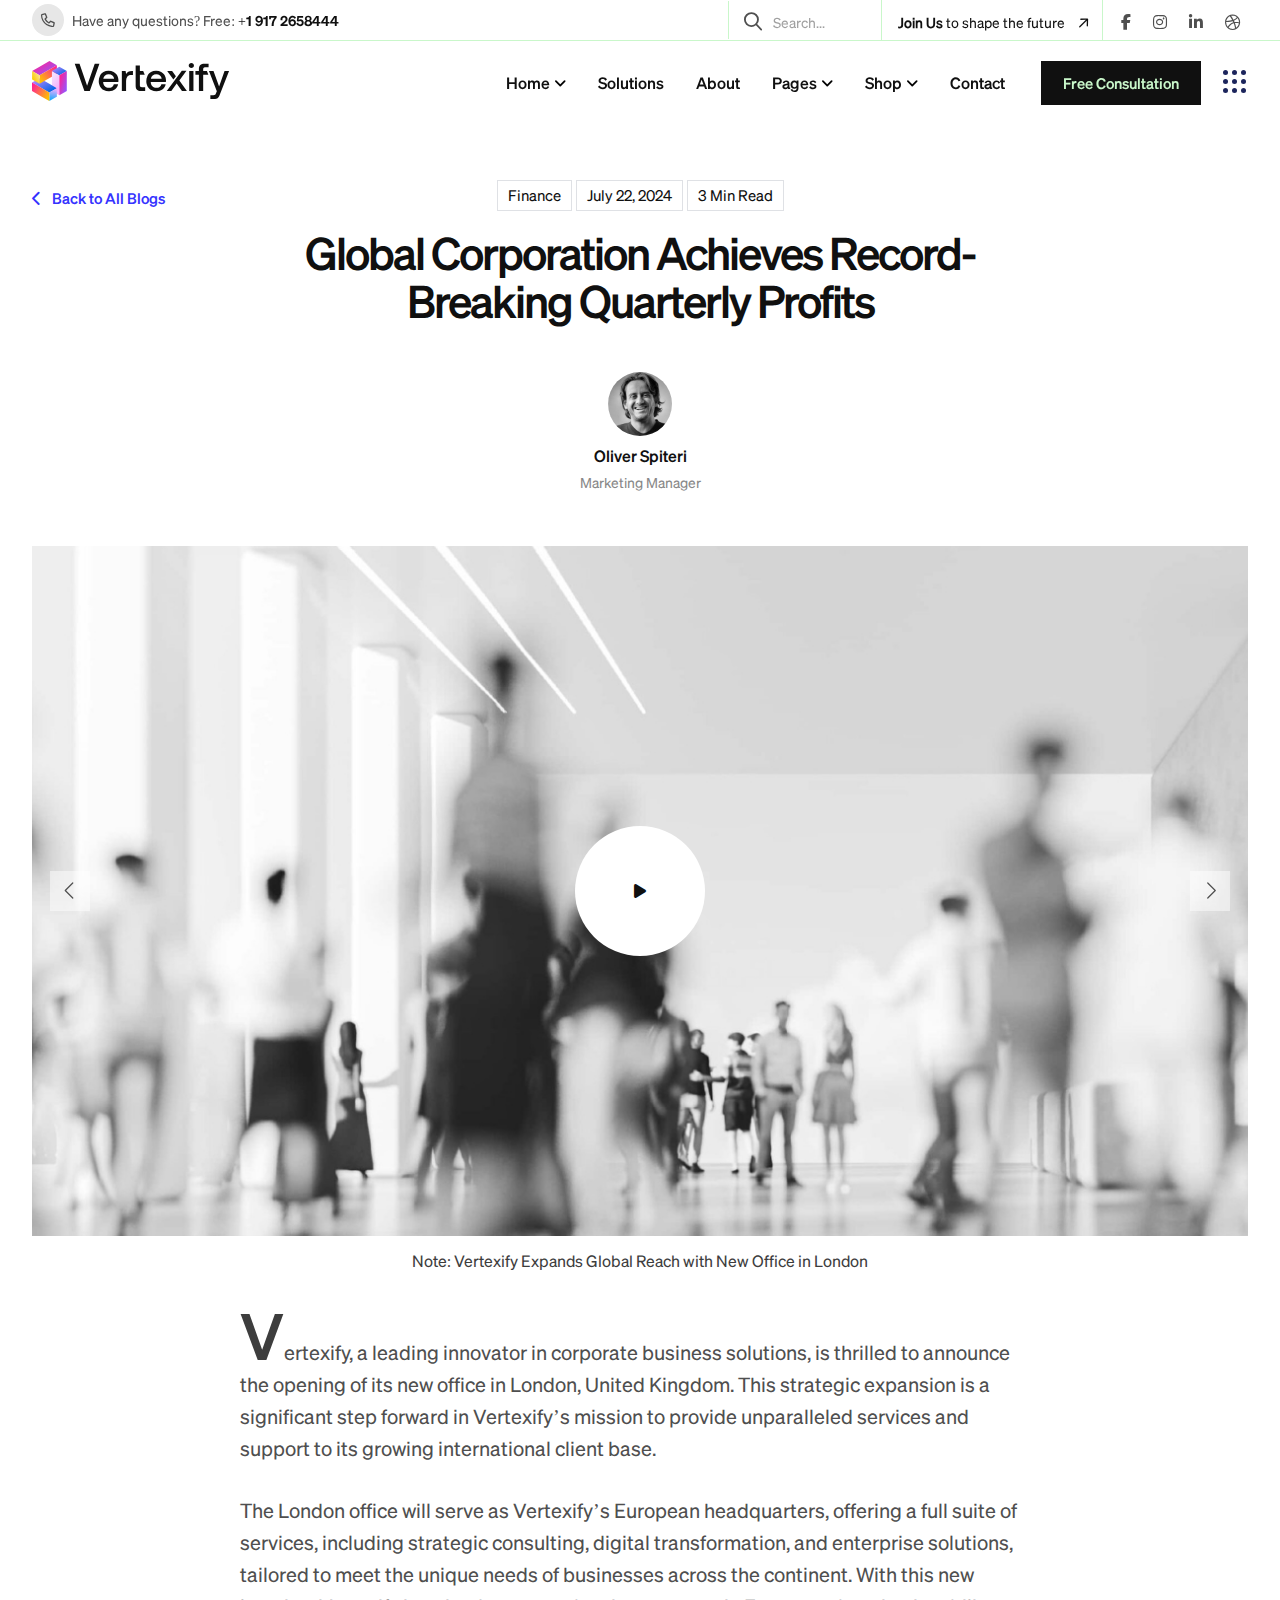
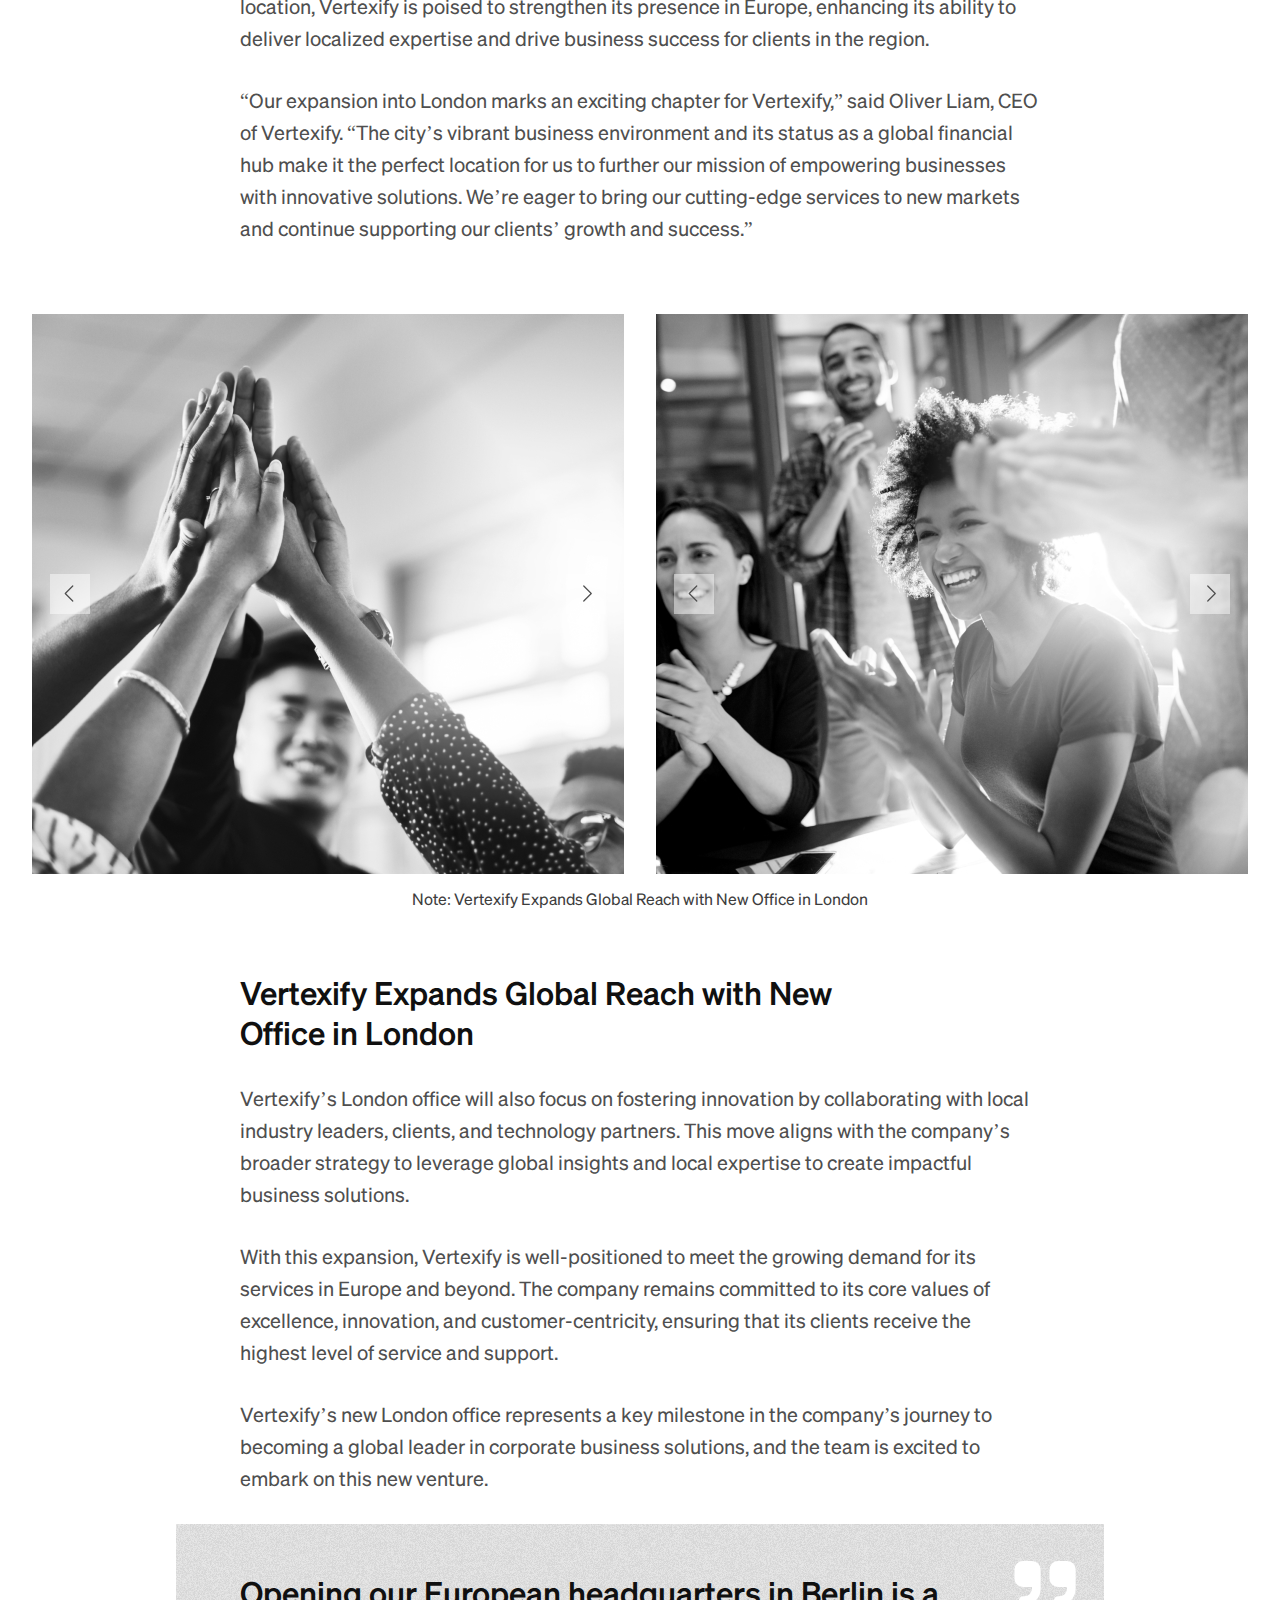
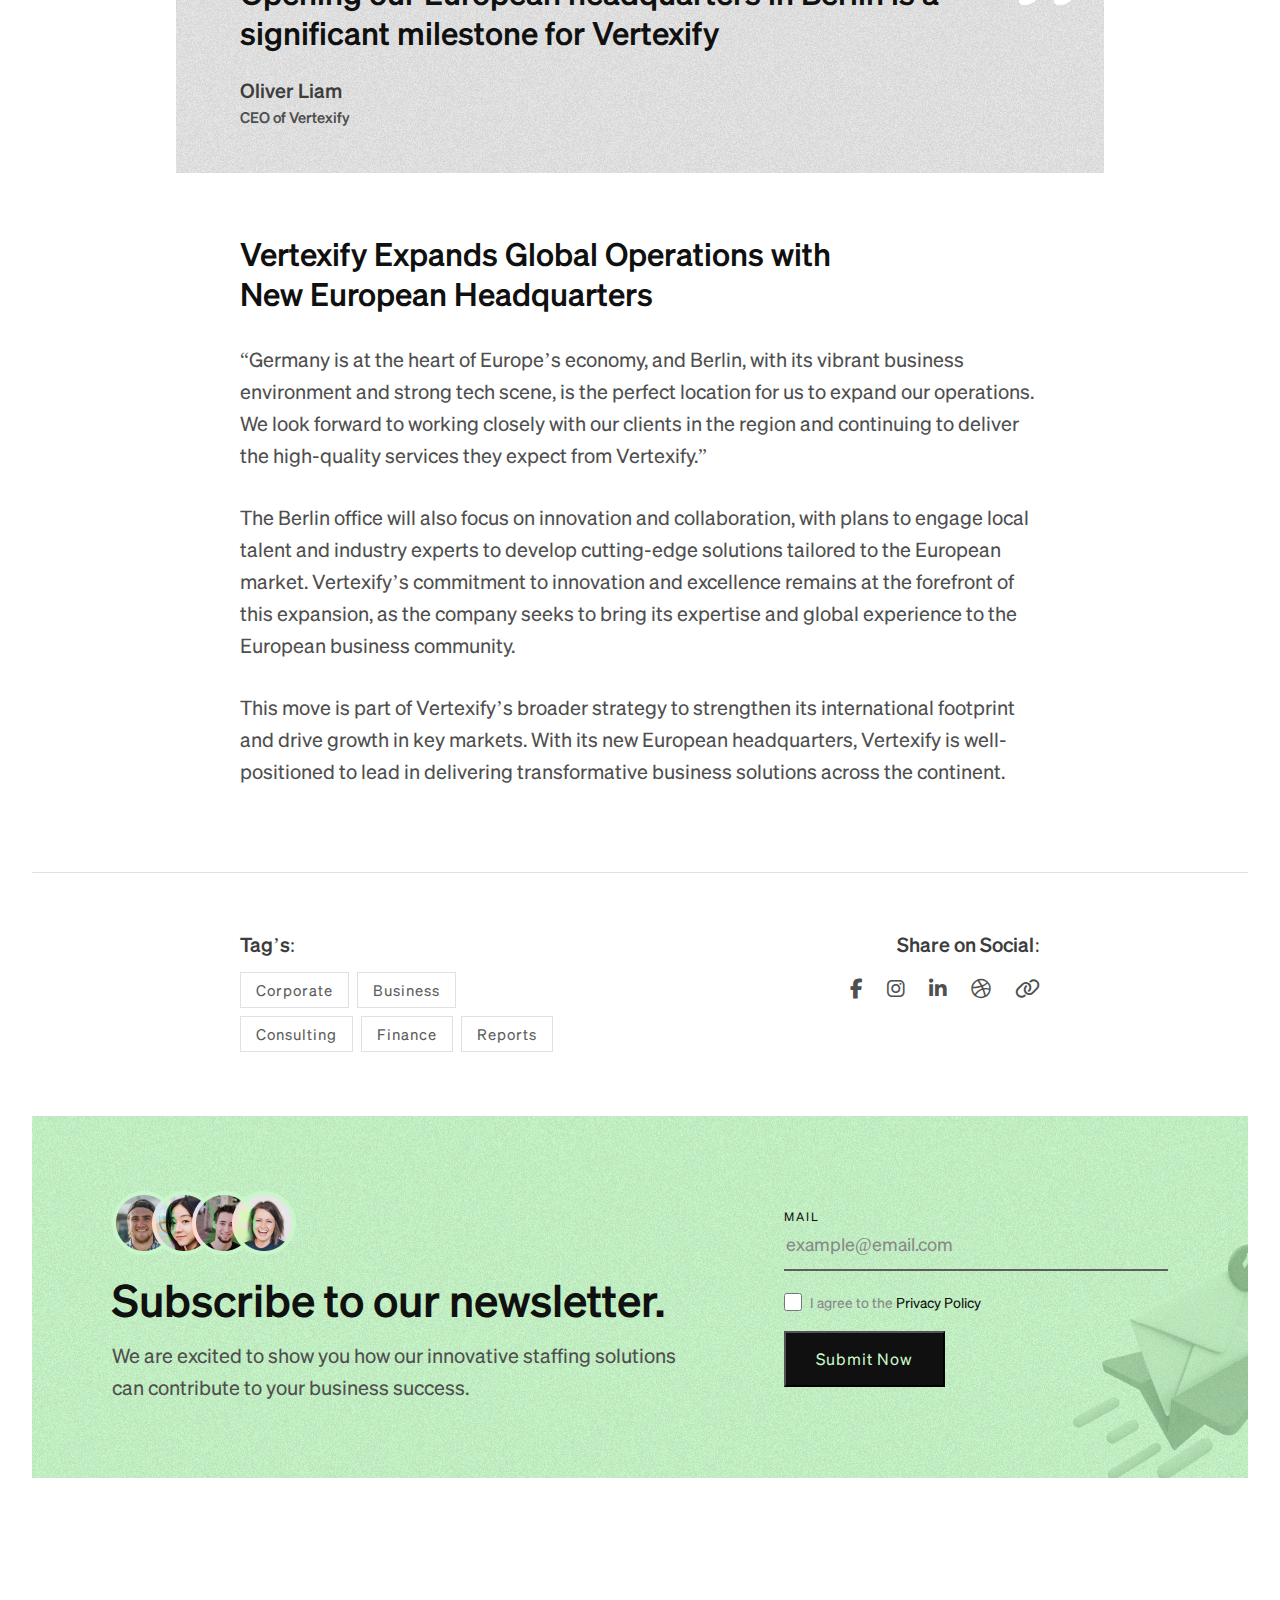
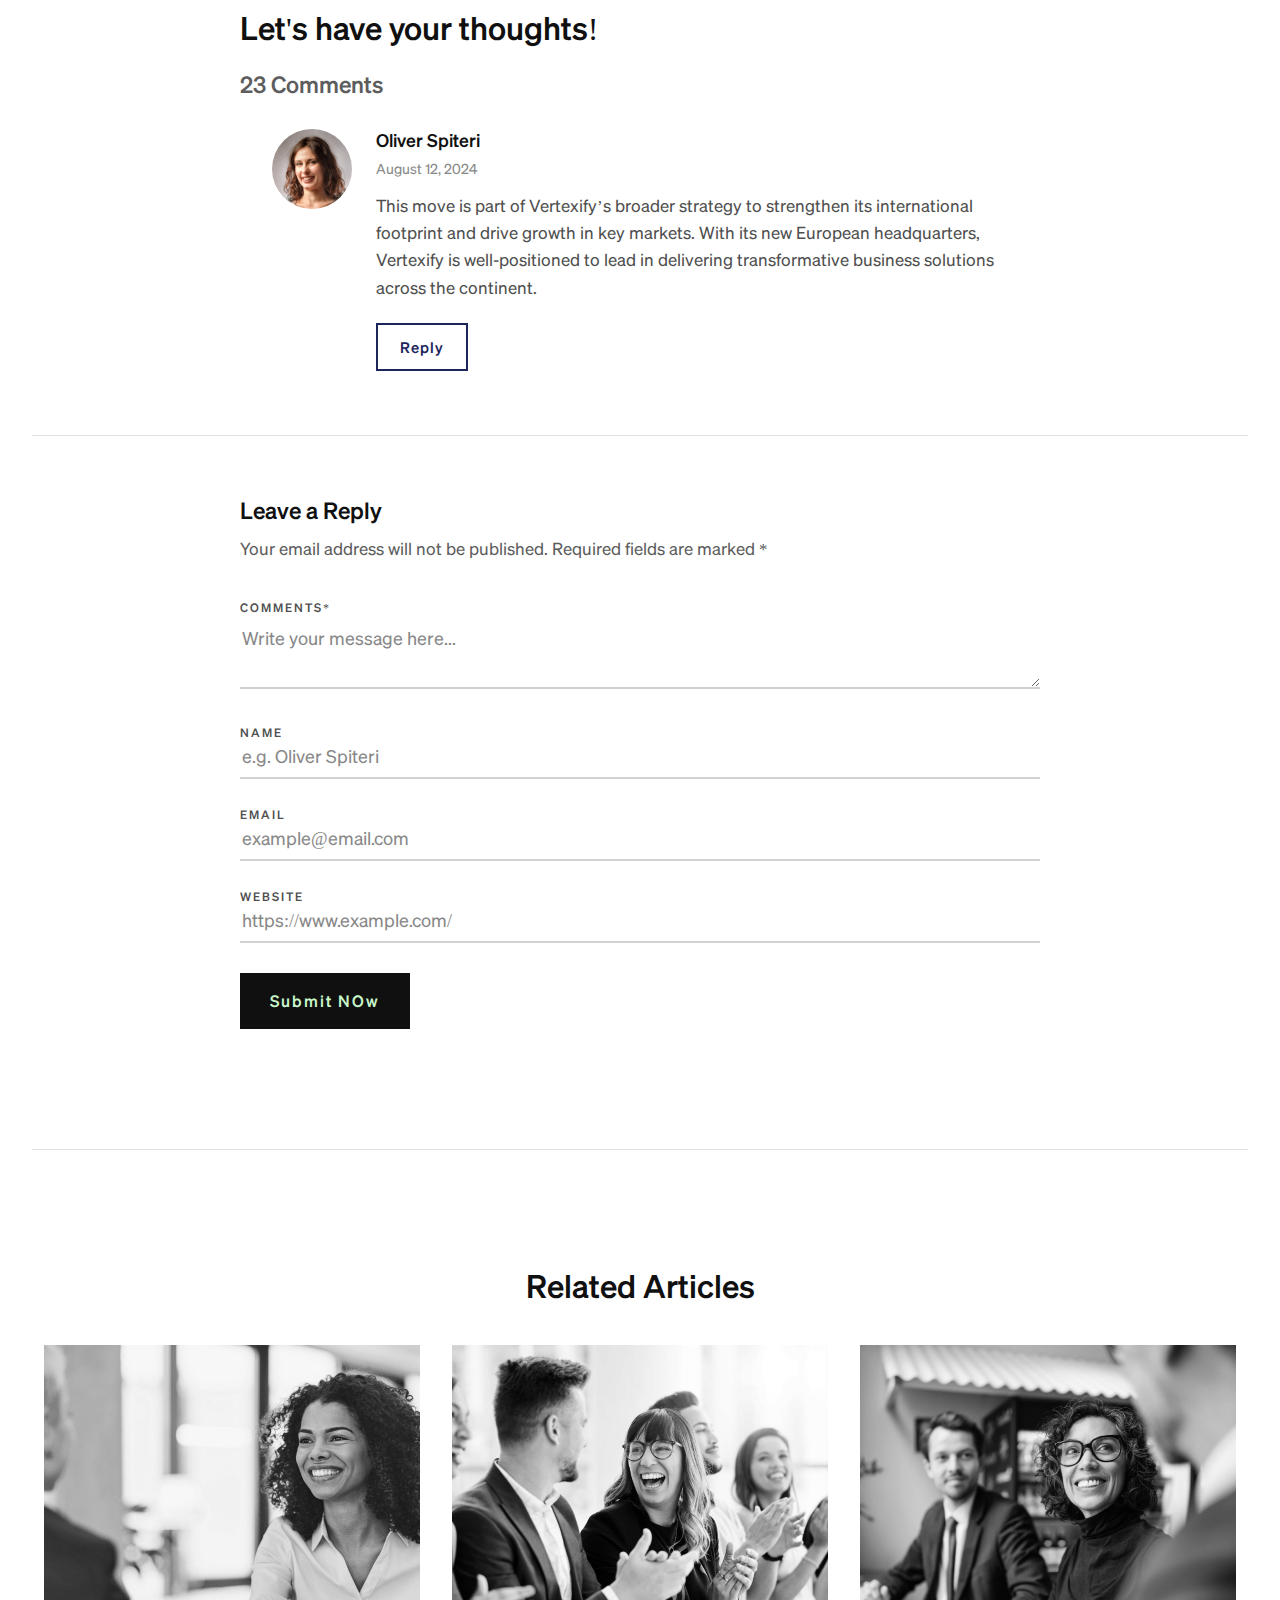
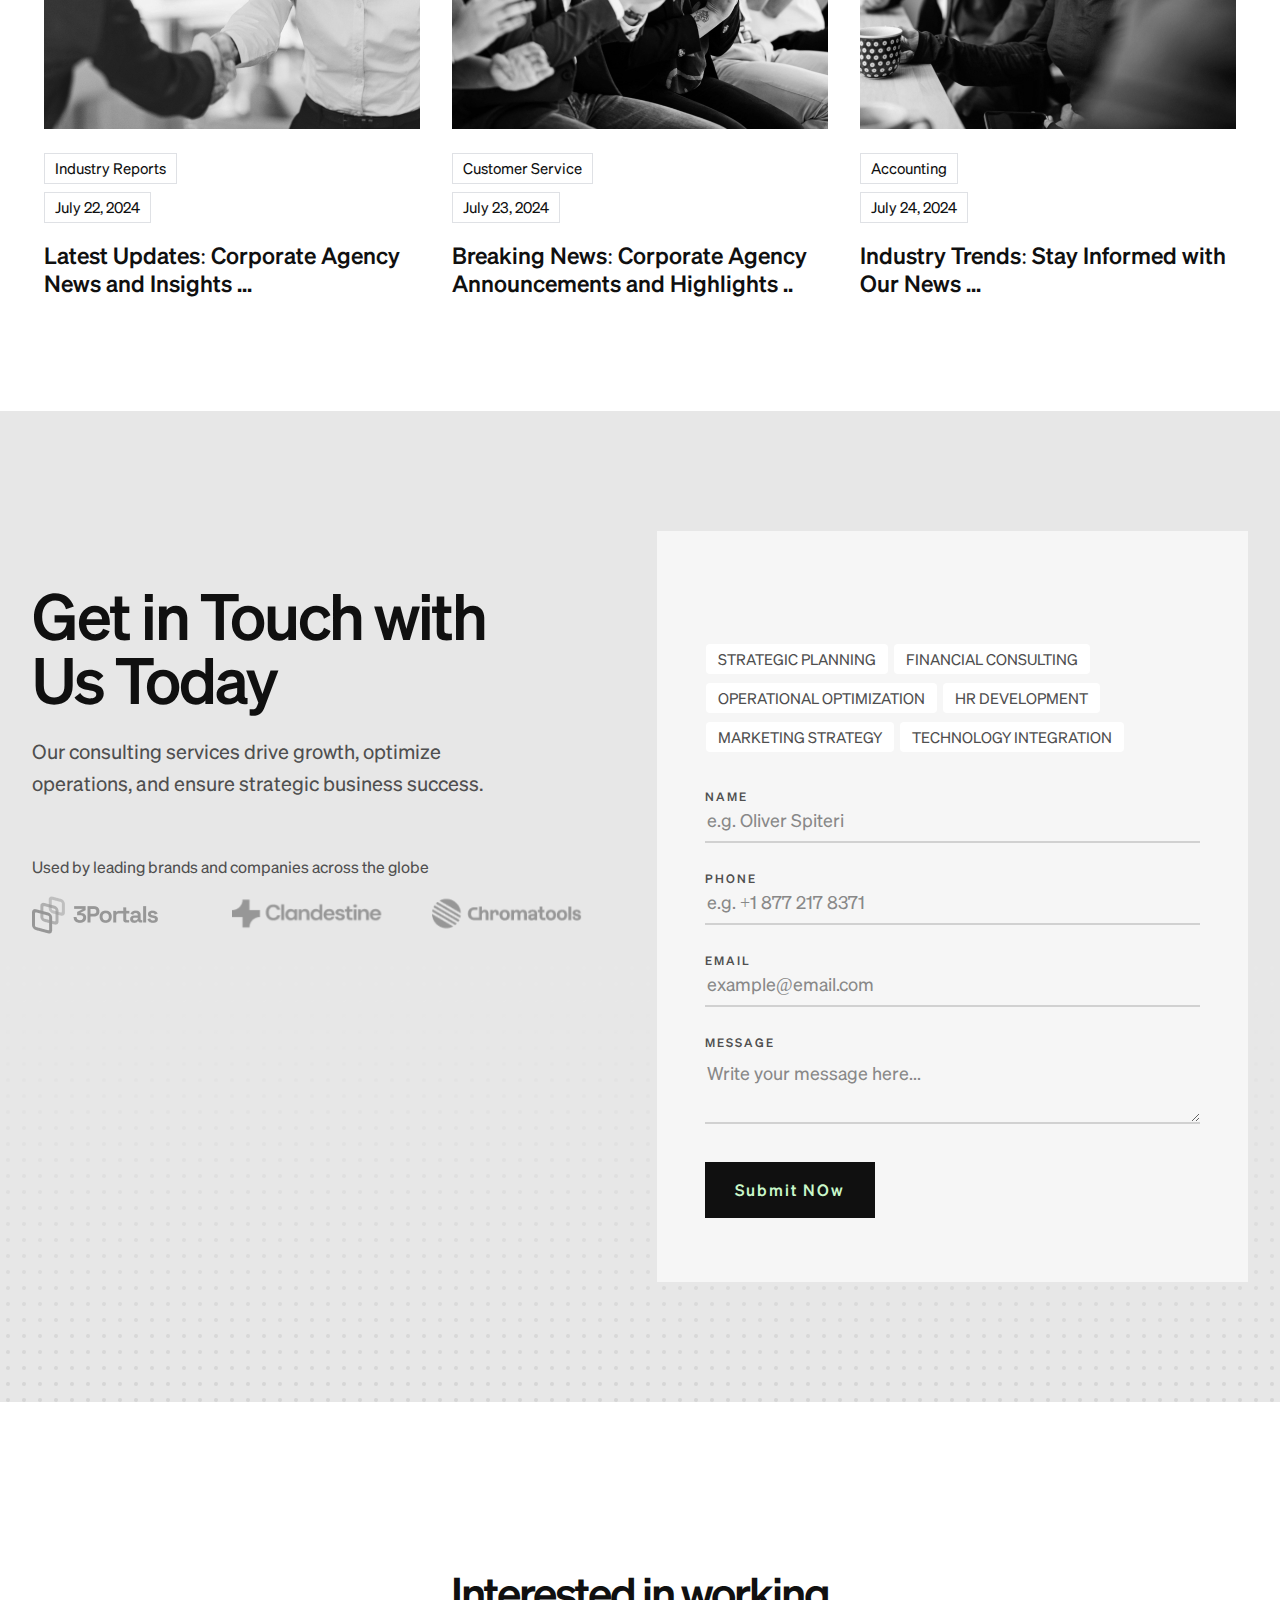
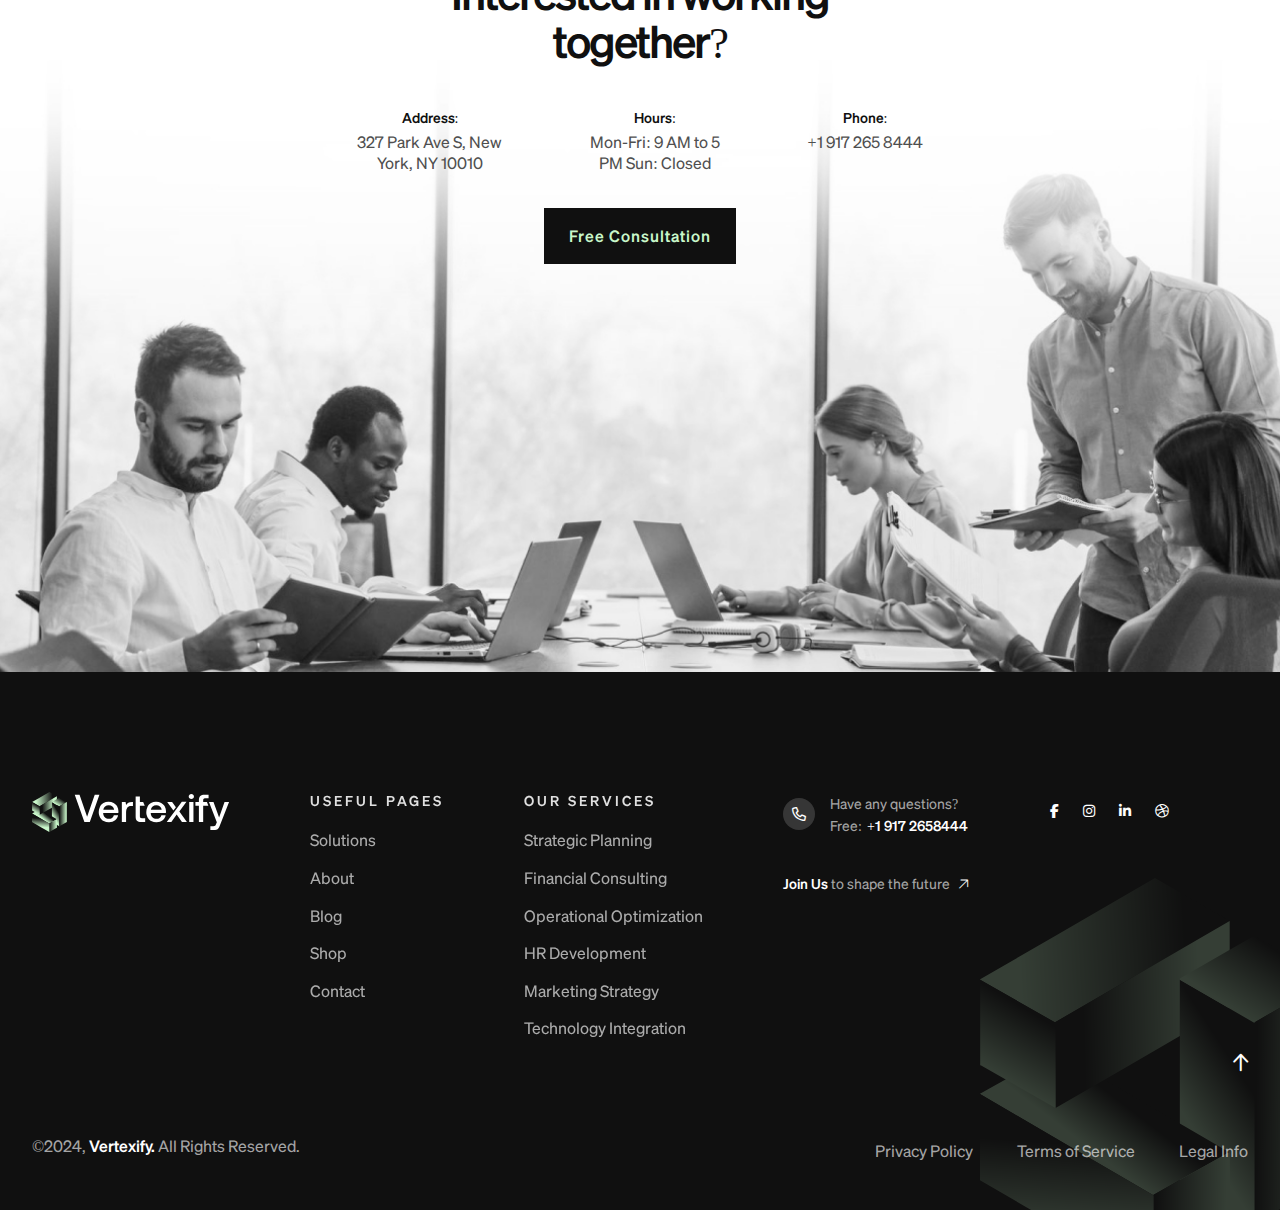
<file: blog-single.html>
<!DOCTYPE html>
<html lang="en">
<head>
	<meta charset="UTF-8">
	<title>Blog Details</title>
	<meta name="description" content="Vertexify. - Business Consulting WordPress Theme">
	<meta name="keywords" content="accountant, advertising, adviser, business, company, consultant, consulting, corporate, finance, financial advisor, human resources, insurance, legal, marketing, multipurpose">
	<meta name="author" content="Themexriver">
	<link rel="shortcut icon" href="assets/img/logo/fv-1.svg" type="image/x-icon">
	<!-- Mobile Specific Meta -->
	<meta name="viewport" content="width=device-width, initial-scale=1">


	<link rel="stylesheet" href="assets/css/bootstrap.min.css">
	<link rel="stylesheet" href="assets/css/fontawesome.min.css">
	<link rel="stylesheet" href="assets/css/flaticon.css">
	<link rel="stylesheet" href="assets/css/animate.css">
	<link rel="stylesheet" href="assets/css/swiper.min.css">
	<link rel="stylesheet" href="assets/css/jquery-ui.css"> 
	<link rel="stylesheet" href="assets/css/magnific-popup.css">
	<link rel="stylesheet" href="assets/css/style.css">
</head>
<body class="home-1">
	<div id="preloader">
		<div class="preloader-logo">
			<img src="assets/img/shape/logo_shape.svg" alt="">
		</div>
	</div>

<!-- Start of Header section
	============================================= --> 
	<header id="vt-header" class="vt-header-section header_style_one txa_sticky_header">
		<div class="header-top-area">
			<div class="container">
				<div class="header-top d-flex justify-content-between">
					<div class="top-cta d-flex align-items-center">
						<i class="far fa-phone"></i> <span>Have any questions? Free: <a href="#">+1 917 2658444</a></span>
					</div>
					<div class="top-action d-flex align-items-center">
						<div class="header-search search_btn_toggle">
							<span>Search...</span>
						</div>
						<div class="action-text">
							<a href="#"><span>Join Us</span> to shape the future <i class="far fa-arrow-right"></i></a>
						</div>
						<div class="action-social">
							<a href="#"><i class="fab fa-facebook-f"></i></a>
							<a href="#"><i class="fab fa-instagram"></i></a>
							<a href="#"><i class="fab fa-linkedin-in"></i></a>
							<a href="#"><i class="fab fa-dribbble"></i></a>
						</div>
					</div>
				</div>
			</div>
		</div>
		<div class="vt-header-navigation-content">
			<div class="container">
				<div class="vt-header-navigation d-flex align-items-center justify-content-between">
					<div class="brand-logo">
						<a href="#"><img src="assets/img/logo/logo-1.svg" alt=""></a> 
					</div>
					<div class="main-navigation-cta d-flex align-items-center ">
						<nav class="main-navigation clearfix ul-li">
							<ul id="main-nav" class="nav navbar-nav clearfix">
								<li class="dropdown active">
									<a href="!#">Home</a>
									<ul class="dropdown-menu clearfix">
										<li><a class="active" href="index.html">Corporate Business</a></li>
										<li><a href="index-2.html">Corporate Business Dark</a></li>
										<li><a href="index-3.html">Corporate Business Modern</a></li>
										<li><a href="index-4.html">Trendy Business</a></li>
										<li><a href="index-5.html">Business Classic</a></li>
										<li><a href="index-6.html">Business Consulting</a></li>
									</ul>
								</li>
								<li><a href="about.html">Solutions</a></li>
								<li><a href="about.html">About</a></li>
								<li class="dropdown">
									<a href="!#">Pages</a>
									<ul class="dropdown-menu clearfix">
										<li><a href="service.html">Services</a></li>
										<li class="dropdown">
											<a href="service-single.html">Services Details</a>
											<ul class="dropdown-menu clearfix">
												<li><a href="service-single.html">Construction </a></li>
												<li><a href="service-single-2.html">Architect Design</a></li>
												<li><a href="service-single-3.html">Interior Design</a></li>
												<li><a href="service-single-4.html">3D Animation</a></li>
												<li><a href="service-single-5.html">House Renovation</a></li>
												<li><a href="service-single-6.html">Ideas & Inspiration</a></li>
											</ul>
										</li>
										<li><a href="team.html">Team Page</a></li>
										<li class="dropdown"> 
											<a href="service-single.html">Blog</a>
											<ul class="dropdown-menu clearfix">
												<li><a href="service-single.html">Construction</a></li>
												<li><a href="service-single-2.html">Architect Design</a></li>
												<li><a href="service-single-3.html">Interior Design</a></li>
												<li><a href="service-single-4.html">3D Animation</a></li>
												<li><a href="service-single-5.html">House Renovation</a></li>
												<li><a href="service-single-6.html">Ideas & Inspiration</a></li>
											</ul>
										</li>
										<li><a href="faq.html">FAQ Page</a></li>
										<li><a href="pricing.html">Pricing Page</a></li>
										<li><a href="testimonial.html">Testimonial Page</a></li>
										<li><a href="contact.html">Contact Page</a></li>
										<li><a href="booking.html">Booking Page</a></li>
									</ul>
								</li>
								<li class="dropdown">
									<a href="!#">Shop</a>
									<ul class="dropdown-menu clearfix"> 
										<li><a href="shop.html">Shop Page </a></li>
										<li><a href="shop-single.html">Shop Details</a></li>
									</ul>
								</li>
								<li><a href="about.html">Contact</a></li>
							</ul>
						</nav>
						<div class="header-cta-btn">
							<a href="#">Free Consultation</a>
						</div>
						<div class="off-canvas-btn d-flex align-items-center justify-content-center">
							<button class="canvas-trigger offcanvas_toggle">
								<span></span>
								<span></span>
								<span></span>
								<span></span>
								<span></span>
								<span></span>
								<span></span>
								<span></span>
								<span></span>
							</button>
						</div>
						<button class="mobile-menu-btn mobile_menu_button open_mobile_menu">
							<span></span>
							<span></span>
							<span></span>
						</button>
					</div>
				</div>
			</div>
		</div>
	</header>
	<!-- Mobile Menu -->
	<div class="mobile_menu lenis lenis-smooth position-relative">
		<div class="mobile_menu_wrap">
			<div class="mobile_menu_overlay open_mobile_menu"></div>
			<div class="mobile_menu_content">
				<div class="mobile_menu_close open_mobile_menu">
					<i class="fal fa-times"></i>
				</div>
				<div class="m-brand-logo">
					<a href="#"><img src="assets/img/logo/logo-2.svg" alt=""></a> 
				</div>
				<div class="mobile-search-bar position-relative">
					<form action="#">
						<input type="text" name="search" placeholder="Keywords">
						<button><i class="fal fa-search"></i></button>
					</form>
				</div>
				<nav class="mobile-main-navigation  clearfix ul-li">
					<ul id="m-main-nav" class="nav navbar-nav clearfix">
						<li class="dropdown active">
							<a href="!#">Home</a>
							<ul class="dropdown-menu clearfix">
								<li><a class="active" href="index.html">Corporate Business</a></li>
								<li><a href="index-2.html">Corporate Business Dark</a></li>
								<li><a href="index-3.html">Corporate Business Modern</a></li>
								<li><a href="index-4.html">Trendy Business</a></li>
								<li><a href="index-5.html">Business Classic</a></li>
								<li><a href="index-6.html">Business Consulting</a></li>
							</ul>
						</li>
						<li><a href="about.html">Solutions</a></li>
						<li><a href="about.html">About</a></li>
						<li class="dropdown">
							<a href="!#">Pages</a>
							<ul class="dropdown-menu clearfix">
								<li><a href="service.html">Services</a></li>
								<li class="dropdown">
									<a href="service-single.html">Services Details</a>
									<ul class="dropdown-menu clearfix">
										<li><a href="service-single.html">Construction </a></li>
										<li><a href="service-single-2.html">Architect Design</a></li>
										<li><a href="service-single-3.html">Interior Design</a></li>
										<li><a href="service-single-4.html">3D Animation</a></li>
										<li><a href="service-single-5.html">House Renovation</a></li>
										<li><a href="service-single-6.html">Ideas & Inspiration</a></li>
									</ul>
								</li>
								<li><a href="team.html">Team Page</a></li>
								<li class="dropdown">
									<a href="service-single.html">Blog</a>
									<ul class="dropdown-menu clearfix">
										<li><a href="service-single.html">Construction</a></li>
										<li><a href="service-single-2.html">Architect Design</a></li>
										<li><a href="service-single-3.html">Interior Design</a></li>
										<li><a href="service-single-4.html">3D Animation</a></li>
										<li><a href="service-single-5.html">House Renovation</a></li>
										<li><a href="service-single-6.html">Ideas & Inspiration</a></li>
									</ul>
								</li>
								<li><a href="faq.html">FAQ Page</a></li>
								<li><a href="pricing.html">Pricing Page</a></li>
								<li><a href="testimonial.html">Testimonial Page</a></li>
								<li><a href="contact.html">Contact Page</a></li>
								<li><a href="booking.html">Booking Page</a></li>
							</ul>
						</li>
						<li class="dropdown">
							<a href="!#">Shop</a>
							<ul class="dropdown-menu clearfix"> 
								<li><a href="shop.html">Shop Page </a></li>
								<li><a href="shop-single.html">Shop Details</a></li>
							</ul>
						</li>
						<li><a href="about.html">Contact</a></li>
					</ul>
				</nav>
				<div class="ptx-mobile-header-social text-center">
					<a href="#"> <i class="fab fa-instagram"></i></a>
					<a href="#"> <i class="fab fa-linkedin-in"></i></a>
					<a href="#"> <i class="fab fa-facebook"></i></a>
					<a href="#"> <i class="fab fa-youtube"></i></a>
				</div>
			</div>
		</div>
		<!-- /Mobile-Menu -->
	</div>
	<!-- offcanvas-start -->
	<div class="txa-offcanvas-box lenis lenis-smooth offcanvas_box_active">
		<button class="txa-offcanvas-box-close offcanvas_box_close" aria-label="name" >
			<i class="fa-solid fa-xmark"></i>
		</button>
		<div class="txa-offcanvas-box-container">

			<!-- services -->
			<div class="txa-offcanvas-services-wrap d-lg-block ul-li-block d-none">
				<h5 class="txa-offcanvas-services-title fx-heading-1 fx-font-400">our services:</h5>

				<ul class="txa-offcanvas-services">
					<li>
						<span class="offcanvas-slideup">
							<a class="txa-offcanvas-services-item fx-heading-1 fx-font-400 " href="#" aria-label="name">
								<i class="fa-solid fa-arrow-right"></i>
								Industrial Manufacturing
							</a>
						</span>
					</li>
					<li>
						<span class="offcanvas-slideup">
							<a class="txa-offcanvas-services-item fx-heading-1 fx-font-400 " href="#" aria-label="name">
								<i class="fa-solid fa-arrow-right"></i>
								Building maintenance
							</a>
						</span>
					</li>
					<li>
						<span class="offcanvas-slideup">
							<a class="txa-offcanvas-services-item fx-heading-1 fx-font-400 " href="#" aria-label="name">
								<i class="fa-solid fa-arrow-right"></i>
								Engineering
							</a>
						</span>
					</li>
					<li>
						<span class="offcanvas-slideup">
							<a class="txa-offcanvas-services-item fx-heading-1 fx-font-400 " href="#" aria-label="name">
								<i class="fa-solid fa-arrow-right"></i>
								Construction
							</a>       
						</span>
					</li>
					<li>
						<span class="offcanvas-slideup">
							<a class="txa-offcanvas-services-item fx-heading-1 fx-font-400 " href="#" aria-label="name">
								<i class="fa-solid fa-arrow-right"></i>
								Shipping
							</a>  
						</span>                        
					</li>

				</ul>
			</div>

			<div class="txa-offcanvas-search d-lg-none d-block">
				<form action="#" class="txa-offcanvas-search-form">
					<input class="txa-offcanvas-search-form-input" type="text" aria-label="name" placeholder="Search">
					<button class="txa-offcanvas-search-form-btn" type="button" aria-label="name">
						<i class="fa-solid fa-magnifying-glass"></i>
					</button>
				</form>
			</div>

			<!-- mobile-menu-list -->
			<div class="mobile-menu-navigation d-lg-none d-block">
				<nav class="mobile-main-navigation  clearfix ul-li">
					<ul id="main-nav" class="nav navbar-nav clearfix">

						<li class="dropdown">
							<a class="is-active" href="!#">home</a>
							<ul class="dropdown-menu clearfix">
								<li>
									<a class="is-active" href="index.html">Industrial</a>
								</li>
								<li>
									<a href="index-2.html">Construction</a>
								</li>
								<li>
									<a href="index-3.html">Building</a>
								</li>
								<li>
									<a href="index-4.html">Shipping</a>
								</li>
								<li>
									<a href="index-5.html">manufacturing</a>
								</li>
								<li>
									<a href="index-5.html">Engineering</a>
								</li>
							</ul>
						</li>

						<li class="dropdown">
							<a href="!#">about</a>

							<ul class="dropdown-menu clearfix">
								<li>
									<a href="#">about one</a>
								</li>
								<li>
									<a href="#">about  two</a>
								</li>
								<li>
									<a href="#">about  three</a>
								</li>
								<li>
									<a href="#">about  details</a>
								</li>
							</ul>
						</li>

						<li class="dropdown">
							<a href="!#">pages</a>
							<ul class="dropdown-menu clearfix">


								<li class="dropdown">
									<a href="!#">projects</a>
									<ul class="dropdown-menu clearfix">
										<li>
											<a href="#">projects one</a>
										</li>
										<li>
											<a href="#">projects two</a>
										</li>
										<li>
											<a href="#">projects details</a>
										</li>
									</ul>
								</li>


								<li>
									<a href="prices.html">prices</a>
								</li>

								<li>
									<a href="gallery.html">gallery</a>
								</li>

								<li>
									<a href="privacy-policy.html">privacy policy</a>
								</li>

								<li>
									<a href="error.html">404</a>
								</li>

							</ul>
						</li>

						<li class="dropdown">
							<a href="!#">elements</a>

							<ul class="dropdown-menu clearfix">
								<li>
									<a href="#">elements one</a>
								</li>
								<li>
									<a href="#">elements  two</a>
								</li>
								<li>
									<a href="#">elements  three</a>
								</li>
							</ul>
						</li>

						<li  class="dropdown">
							<a href="!#">news</a>

							<ul class="dropdown-menu clearfix">
								<li>
									<a href="#">Blog one</a>
								</li>
								<li>
									<a href="#">Blog details</a>
								</li>
							</ul>
						</li>

						<li>
							<a href="#">contact</a>
						</li>

					</ul>
				</nav>
			</div>

			<div class="txa-offcanvas-content">

				<!-- contact -->
				<div class="txa-offcanvas-content-box  ul-li-block">
					<h6 class="txa-offcanvas-content-box-title fx-heading-1 text-capitalize fx-font-400">quick contact:</h6>

					<ul class="txa-offcanvas-contact">
						<li class="fx-heading-1 fix" >
							<span class="offcanvas-slideup">
								<i class="fa-solid fa-location-dot"></i>
								the londoner <br> 83 the strand, sliema, malta.
							</span>
						</li>
						<li class="fx-heading-1 fix" >
							<span class="offcanvas-slideup">
								<a  href="#" aria-label="name">
									<i class="fa-solid fa-phone"></i>
									+1 917 265 8444
								</a>
							</span>

						</li>
						<li class="fx-heading-1 fix" >
							<span class="offcanvas-slideup">
								<a  href="#" aria-label="name">
									<i class="fa-solid fa-envelope-open-text"></i>
									example@email.com
								</a>
							</span>

						</li>
					</ul>
				</div>

				<!-- socail -->
				<div class="txa-offcanvas-content-box ul-li-block">
					<h6 class="txa-offcanvas-content-box-title text-capitalize fx-heading-1 fx-font-400">we're on social media:</h6>

					<ul class="txa-offcanvas-social">
						<li>
							<span class="offcanvas-slideup">
								<a href="#" class="txa-offcanvas-social-item fx-heading-1 fx-font-500 " aria-label="name">
									<i class="fa-brands fa-linkedin-in"></i>
									linkedin
								</a>
							</span>

						</li>
						<li>
							<span class="offcanvas-slideup">
								<a href="#" class="txa-offcanvas-social-item fx-heading-1 fx-font-500 " aria-label="name">
									<i class="fa-brands fa-facebook-f"></i> 
									facebook
								</a>
							</span>

						</li>
						<li>
							<span class="offcanvas-slideup">
								<a href="#" class="txa-offcanvas-social-item fx-heading-1 fx-font-500 " aria-label="name">
									<i class="fa-brands fa-x-twitter"></i>
									twitter
								</a>
							</span>

						</li>
						<li>
							<span class="offcanvas-slideup">
								<a href="#" class="txa-offcanvas-social-item fx-heading-1 fx-font-500" aria-label="name">
									<i class="fa-brands fa-instagram"></i>
									instagram
								</a>
							</span>

						</li>

					</ul>
				</div>

			</div>
		</div>
	</div>
	<!-- search-popup -->
	<div class="txa-search-box search_box_active ">

		<div class="txa-search-container">
			<div class="txa-search-wrap text-center mb-55">
				<h5 class="txa-search-title fx-heading-1 fx-font-500">Search</h5>
				<form action="#" class="txa-search-form">
					<input class="txa-search-form-input" type="text" placeholder="What are you looking for?...">
				</form>
			</div>

			<div class="txa-search-tag-wrap text-center">
				<h6 class="txa-search-tag-title fx-font-400 fx-heading-1">People also search for:</h6>
				<div class="txa-search-tag d-inline-flex flex-wrap  ">
					<a href="#" aria-label="name" class="txa-search-tag-item fx-heading-1 fx-font-500" >Corporate</a>
					<a href="#" aria-label="name" class="txa-search-tag-item fx-heading-1 fx-font-500" >Business</a>
					<a href="#" aria-label="name" class="txa-search-tag-item fx-heading-1 fx-font-500" >Consulting</a>
					<a href="#" aria-label="name" class="txa-search-tag-item fx-heading-1 fx-font-500" >Finance</a>
					<a href="#" aria-label="name" class="txa-search-tag-item fx-heading-1 fx-font-500" >Reports</a>
				</div>
			</div>
		</div>

		<button aria-label="search-close" type="button" class="txa-search-box-close search_box_close">
			<i class="fa-solid fa-xmark"></i>
		</button>
	</div>
<!-- Start of Header section
	============================================= -->

	<div class="vt-go-back ver_2">
		<div class="container">
			<div class="go-back-btn">
				<a href="#"><i class="fas fa-chevron-left"></i> Back to All Blogs</a>
			</div>
		</div>
	</div>

<!-- Start of blog details thumb  section
	============================================= -->
	<section id="vt-blog-details-thumb" class="vt-blog-details-thumb-section pb-50">
		<div class="container">
			<div class="vt-blog-details-thumb-content headline text-center">
				<div class="blog-thumb-meta ul-li">
					<ul>
						<li><a href="#">Finance</a></li>
						<li><a href="#">July 22, 2024</a></li>
						<li><a href="#">3 Min Read</a></li>
					</ul>
				</div>
				<h3>Global Corporation Achieves Record-Breaking Quarterly Profits</h3>
				<div class="vt-post-author text-center">
					<div class="item-img">
						<img src="assets/img/team/team1.jpg" alt="">
					</div>
					<div class="item-text headline">
						<h4>Oliver Spiteri</h4>
						<span>Marketing Manager</span>
					</div>
				</div>
			</div>
		</div>
	</section>	
<!-- End of  blog details thumb  section
	============================================= -->

<!-- Start of blog details slide  section
	============================================= -->
	<section id="vt-blog-details" class="vt-blog-details-section">
		<div class="container">
			<div class="vt-blog-details-content  headline">
				<div class="blog-details-video-content">
					<div class="vt-blog-dec-slide swiper-container position-relative">
						<div class="swiper-wrapper">
							<div class="swiper-slide">
								<div class="vt-about-video position-relative">
									<div class="video-img">
										<img src="assets/img/bg/v.jpg" alt="">
									</div>
									<div class="play-icon">
										<a class="video_box" href="#"><i class="fas fa-play"></i></a>
										<span class="video_btn_border border_wrap-1"></span>
										<span class="video_btn_border border_wrap-2"></span>
										<span class="video_btn_border border_wrap-3"></span> 
									</div>
								</div>
							</div>
							<div class="swiper-slide">
								<div class="vt-about-video position-relative">
									<div class="video-img">
										<img src="assets/img/bg/v.jpg" alt="">
									</div>
									<div class="play-icon">
										<a class="video_box" href="#"><i class="fas fa-play"></i></a>
										<span class="video_btn_border border_wrap-1"></span>
										<span class="video_btn_border border_wrap-2"></span>
										<span class="video_btn_border border_wrap-3"></span> 
									</div>
								</div>
							</div>
							<div class="swiper-slide">
								<div class="vt-about-video position-relative">
									<div class="video-img">
										<img src="assets/img/bg/v.jpg" alt="">
									</div>
									<div class="play-icon">
										<a class="video_box" href="#"><i class="fas fa-play"></i></a>
										<span class="video_btn_border border_wrap-1"></span>
										<span class="video_btn_border border_wrap-2"></span>
										<span class="video_btn_border border_wrap-3"></span> 
									</div>
								</div>
							</div>
							<div class="swiper-slide">
								<div class="vt-about-video position-relative">
									<div class="video-img">
										<img src="assets/img/bg/v.jpg" alt="">
									</div>
									<div class="play-icon">
										<a class="video_box" href="#"><i class="fas fa-play"></i></a>
										<span class="video_btn_border border_wrap-1"></span>
										<span class="video_btn_border border_wrap-2"></span>
										<span class="video_btn_border border_wrap-3"></span> 
									</div>
								</div>
							</div>
						</div>
						<div class="vt-video-slider-nav  d-flex align-items-center justify-content-center">
							<div class="vt-video-prev ver_2 d-flex align-items-center justify-content-center"><i class="fal fa-chevron-left"></i></div>
							<div class="vt-video-next ver_2 d-flex align-items-center justify-content-center"><i class="fal fa-chevron-right"></i></div>
						</div>
					</div>
					<div class="vt-blog-bottom-text headline text-center">
						Note: Vertexify Expands Global Reach with New Office in London
					</div>
				</div>
				<div class="vt-blog-details-text headline pera-content pt-60">
					<div class="vt-blog-details-text-wrap">
						<p>
							<span class="first-letter">V</span>ertexify, a leading innovator in corporate business solutions, is thrilled to announce the opening of its new office in London, United Kingdom. This strategic expansion is a significant step forward in Vertexify’s mission to provide unparalleled services and support to its growing international client base.
						</p>
						<p>
							The London office will serve as Vertexify’s European headquarters, offering a full suite of services, including strategic consulting, digital transformation, and enterprise solutions, tailored to meet the unique needs of businesses across the continent. With this new location, Vertexify is poised to strengthen its presence in Europe, enhancing its ability to deliver localized expertise and drive business success for clients in the region.
						</p>
						<p>
							“Our expansion into London marks an exciting chapter for Vertexify,” said Oliver Liam, CEO of Vertexify. “The city’s vibrant business environment and its status as a global financial hub make it the perfect location for us to further our mission of empowering businesses with innovative solutions. We’re eager to bring our cutting-edge services to new markets and continue supporting our clients’ growth and success.”
						</p>
					</div>
				</div> 
				<div class="vt-blog-slide-row pt-40">
					<div class="row">
						<div class="col-lg-6">
							<div class="vt-blog-dec-slide swiper-container position-relative">
								<div class="swiper-wrapper">
									<div class="swiper-slide">
										<div class="vt-about-video position-relative">
											<div class="video-img">
												<img src="assets/img/blog/bs1.jpg" alt="">
											</div>
										</div>
									</div>
									<div class="swiper-slide">
										<div class="vt-about-video position-relative">
											<div class="video-img">
												<img src="assets/img/blog/bs2.jpg" alt="">
											</div>
										</div>
									</div>
									<div class="swiper-slide">
										<div class="vt-about-video position-relative">
											<div class="video-img">
												<img src="assets/img/blog/bs1.jpg" alt="">
											</div>
										</div>
									</div>
									<div class="swiper-slide">
										<div class="vt-about-video position-relative">
											<div class="video-img">
												<img src="assets/img/blog/bs2.jpg" alt="">
											</div>
										</div>
									</div>
								</div>
								<div class="vt-video-slider-nav  d-flex align-items-center justify-content-center">
									<div class="vt-video-prev ver_2 d-flex align-items-center justify-content-center"><i class="fal fa-chevron-left"></i></div>
									<div class="vt-video-next ver_2 d-flex align-items-center justify-content-center"><i class="fal fa-chevron-right"></i></div>
								</div>
							</div>
						</div>
						<div class="col-lg-6">
							<div class="vt-blog-dec-slide swiper-container position-relative">
								<div class="swiper-wrapper">
									<div class="swiper-slide">
										<div class="vt-about-video position-relative">
											<div class="video-img">
												<img src="assets/img/blog/bs2.jpg" alt="">
											</div>
										</div>
									</div>
									<div class="swiper-slide">
										<div class="vt-about-video position-relative">
											<div class="video-img">
												<img src="assets/img/blog/bs1.jpg" alt="">
											</div>
										</div>
									</div>
									<div class="swiper-slide">
										<div class="vt-about-video position-relative">
											<div class="video-img">
												<img src="assets/img/blog/bs2.jpg" alt="">
											</div>
										</div>
									</div>
									<div class="swiper-slide">
										<div class="vt-about-video position-relative">
											<div class="video-img">
												<img src="assets/img/blog/bs1.jpg" alt="">
											</div>
										</div>
									</div>
								</div>
								<div class="vt-video-slider-nav  d-flex align-items-center justify-content-center">
									<div class="vt-video-prev ver_2 d-flex align-items-center justify-content-center"><i class="fal fa-chevron-left"></i></div>
									<div class="vt-video-next ver_2 d-flex align-items-center justify-content-center"><i class="fal fa-chevron-right"></i></div>
								</div>
							</div>
						</div>
					</div>
					<div class="vt-blog-bottom-text headline text-center">
						Note: Vertexify Expands Global Reach with New Office in London 
					</div>
				</div>
				<div class="vt-blog-details-text headline pera-content pt-60">
					<div class="vt-blog-details-text-wrap">
						<h3>Vertexify Expands Global Reach with New Office in London</h3>
						<p>
							Vertexify’s London office will also focus on fostering innovation by collaborating with local industry leaders, clients, and technology partners. This move aligns with the company’s broader strategy to leverage global insights and local expertise to create impactful business solutions.
						</p>
						<p>With this expansion, Vertexify is well-positioned to meet the growing demand for its services in Europe and beyond. The company remains committed to its core values of excellence, innovation, and customer-centricity, ensuring that its clients receive the highest level of service and support.</p>
						<p>
							Vertexify’s new London office represents a key milestone in the company’s journey to becoming a global leader in corporate business solutions, and the team is excited to embark on this new venture.
						</p>
					</div>
				</div> 
				<blockquote>
					Opening our European headquarters in Berlin is a significant milestone for Vertexify
					<h4>Oliver Liam</h4>
					<span>CEO of Vertexify</span>
				</blockquote>
				<div class="vt-blog-details-text headline pera-content pt-60">
					<div class="vt-blog-details-text-wrap">
						<h3>Vertexify Expands Global Operations with New European Headquarters</h3>
						<p>
							“Germany is at the heart of Europe’s economy, and Berlin, with its vibrant business environment and strong tech scene, is the perfect location for us to expand our operations. We look forward to working closely with our clients in the region and continuing to deliver the high-quality services they expect from Vertexify.”
						</p>
						<p>The Berlin office will also focus on innovation and collaboration, with plans to engage local talent and industry experts to develop cutting-edge solutions tailored to the European market. Vertexify’s commitment to innovation and excellence remains at the forefront of this expansion, as the company seeks to bring its expertise and global experience to the European business community.</p>

						<p>This move is part of Vertexify’s broader strategy to strengthen its international footprint and drive growth in key markets. With its new European headquarters, Vertexify is well-positioned to lead in delivering transformative business solutions across the continent.</p>
					</div>
				</div>
			</div>
			<div class="vt-blog-details-tag-share mt-55 pt-55">
				<div class="share-tag-item-area d-flex justify-content-between flex-wrap"> 
					<div class="share-tag-area tag_item headline">
						<h3>Tag’s:</h3>
						<a href="#">Corporate</a>
						<a href="#">Business</a>
						<a href="#">Consulting</a>
						<a href="#">Finance</a>
						<a href="#">Reports</a>
					</div>
					<div class="share-tag-area share_item  headline">
						<h3>Share on Social:</h3>
						<a href="#"><i class="fab fa-facebook-f"></i></a>
						<a href="#"><i class="fab fa-instagram"></i></a>
						<a href="#"><i class="fab fa-linkedin-in"></i></a>
						<a href="#"><i class="fab fa-dribbble"></i></a>
						<a href="#"><i class="fa-regular fa-link"></i></a>
					</div>
				</div>
			</div>
			<div class="vt-blog-newslatter mb-130" data-background="assets/img/bg/newsletter.jpg">
				<div class="vt-blog-newslatter-content d-flex align-items-center justify-content-between flex-wrap">
					<div class="newsletter-img-text headline pera-content">
						<div class="newsletter-img">
							<img src="assets/img/team/nw.png" alt="">
						</div>
						<div class="newsletter-text">
							<h3>Subscribe to our newsletter.</h3>
							<p>We are excited to show you how our innovative staffing solutions can contribute to your business success.</p>
						</div>
					</div>
					<div class="newsletter-form">
						<form action="#" method="post">
							<span class="m-title text-uppercase">Mail</span>
							<input class="email-field" type="email" name="email" placeholder="example@email.com">
							<div class="newsletter-check d-flex align-items-center">
								<input class="check-field" type="checkbox" name="check">
								<span>I agree to the <a href="#">Privacy Policy</a></span>
							</div>
							<button>Submit Now</button>
						</form>
					</div>
				</div>
			</div>
			<div class="vt-blog-comment headline">
				<h3>Let's have your thoughts!</h3>
				<h4>23 Comments</h4>
				<div class="vt-blog-comment-list">
					<ul>
						<li class="comment-wrap d-flex flex-wrap">
							<div class="item-img">
								<img src="assets/img/team/team3.jpg" alt="">
							</div>
							<div class="item-text headline pera-content">
								<h3>Oliver Spiteri</h3>
								<span>August 12, 2024</span>
								<p>This move is part of Vertexify’s broader strategy to strengthen its international footprint and drive growth in key markets. With its new European headquarters, Vertexify is well-positioned to lead in delivering transformative business solutions across the continent.</p>
								<a class="reply-btn" href="#">Reply</a>
							</div>
						</li>
					</ul>
				</div>
			</div>
			<div class="vt-blog-comment-form">
				<div class="comment-form-content headline pera-content">
					<h3>Leave a Reply</h3>
					<p>Your email address will not be published. Required fields are marked *</p>
					<div class="vt-contact-form-area">
						<form action="#" method="post">
							<div class="vt-contact-form-input"> 
								<div class="input-field">
									<label class="f-lebel text-uppercase">Comments*</label>
									<textarea name="message" id="text" placeholder="Write your message here..."></textarea>
								</div>
								<div class="input-field">
									<label class="f-lebel text-uppercase">Name</label>
									<input type="text" placeholder="e.g. Oliver Spiteri">
								</div>
								<div class="input-field">
									<label class="f-lebel text-uppercase">Email</label>
									<input type="text" placeholder="example@email.com">
								</div>
								<div class="input-field">
									<label class="f-lebel text-uppercase">Website</label>
									<input type="text" placeholder="https://www.example.com/">
								</div>
							</div>
							<button>Submit NOw</button>
						</form>
					</div>
				</div>
			</div>
			<div class="vt-related-blog-feed pt-115 headline pb-40">
				<div class="container">
					<h3 class="text-center">Related Articles</h3>
					<div class="row">
						<div class="col-lg-4 col-md-6">
							<div class="vt-blog-list-item">
								<div class="item-img">
									<img src="assets/img/blog/bl1.jpg" alt="">
								</div>
								<div class="item-text headline pera-content">
									<div class="meta-tag ul-li-block">
										<ul>
											<li><a href="#">Industry Reports</a></li>
											<li><a href="#">July 22, 2024</a></li>
										</ul>
									</div>
									<h3 class="blog_title href-underline"><a href="#">Latest Updates: Corporate Agency News and Insights ...</a></h3>
								</div>
							</div>
						</div>
						<div class="col-lg-4 col-md-6">
							<div class="vt-blog-list-item">
								<div class="item-img">
									<img src="assets/img/blog/bl2.jpg" alt="">
								</div>
								<div class="item-text headline pera-content">
									<div class="meta-tag ul-li-block">
										<ul>
											<li><a href="#">Customer Service</a></li>
											<li><a href="#">July 23, 2024</a></li>
										</ul>
									</div>
									<h3 class="blog_title href-underline"><a href="#">Breaking News: Corporate Agency Announcements and Highlights ..</a></h3>
								</div>
							</div>
						</div>
						<div class="col-lg-4 col-md-6">
							<div class="vt-blog-list-item">
								<div class="item-img">
									<img src="assets/img/blog/bl3.jpg" alt="">
								</div>
								<div class="item-text headline pera-content">
									<div class="meta-tag ul-li-block">
										<ul>
											<li><a href="#">Accounting</a></li>
											<li><a href="#">July 24, 2024</a></li>
										</ul>
									</div>
									<h3 class="blog_title href-underline"><a href="#">Industry Trends: Stay Informed with Our News ...</a></h3>
								</div>
							</div>
						</div>
					</div>
				</div>
			</div>
		</div>
	</section>		
<!-- End of blog details slide  section
	============================================= -->	

<!-- Start of Contact  section
	============================================= -->
	<section id="vt-contact" class="vt-contact-section pt-120 pb-120 position-relative">
		<div class="contact-pattern position-absolute">
			<img src="assets/img/bg/pattern.png" alt="">
		</div>
		<div class="container">
			<div class="vt-contact-content d-flex">
				<div class="vt-contact-text-wrap">
					<div class="vt-section-title ver_2 headline pera-content">
						<div class="subtitle wow fadeInUp"  data-wow-delay="300ms" data-wow-duration="1200ms">
							Contact Us
						</div>
						<h2 class="section_title vt-title vt-title-ani">Get in Touch with Us Today</h2>
						<p>Our consulting services drive growth, optimize operations, and ensure strategic business success.</p>
					</div>
					<div class="vt-contact-partner pera-content">
						<p>Used by leading brands and companies across the globe</p>
						<div class="vt-contact-logo">
							<div class="vt-contact-logo-slide swiper-container">
								<div class="swiper-wrapper">
									<div class="swiper-slide">
										<div class="vt-contact-logo-img">
											<img  src="assets/img/partner/sp8.png" alt="">
										</div>
									</div>
									<div class="swiper-slide">
										<div class="vt-contact-logo-img">
											<img  src="assets/img/partner/sp3.png" alt="">
										</div>
									</div>
									<div class="swiper-slide">
										<div class="vt-contact-logo-img">
											<img  src="assets/img/partner/sp4.png" alt="">
										</div>
									</div>
									<div class="swiper-slide">
										<div class="vt-contact-logo-img">
											<img  src="assets/img/partner/sp2.png" alt="">
										</div>
									</div>
									<div class="swiper-slide">
										<div class="vt-contact-logo-img">
											<img  src="assets/img/partner/sp1.png" alt="">
										</div>
									</div>
								</div>
							</div>
						</div>
					</div>
				</div>
				<div class="vt-contact-form headline pera-content">
					<h3 class="wow" data-splitting="" >What can we help you with? </h3>
					<div class="vt-contact-form-area">
						<form action="#" method="post">
							<div class="vt-contact-form-option">
								<label class="contact-select">
									<input type="radio" id="age1" name="age" value="">
									<span>Strategic Planning</span>
								</label>
								<label class="contact-select">
									<input type="radio" id="age2" name="age" value="">
									<span>Financial Consulting</span>
								</label> 
								<label class="contact-select">
									<input type="radio" id="age3" name="age" value="">
									<span>Operational Optimization</span>
								</label>
								<label class="contact-select">
									<input type="radio" id="age4" name="age" value="">
									<span>HR Development</span>
								</label>
								<label class="contact-select">
									<input type="radio" id="age5" name="age" value="">
									<span>Marketing Strategy</span>
								</label>
								<label class="contact-select">
									<input type="radio" id="age6" name="age" value="">
									<span>Technology Integration</span>
								</label>
							</div>
							<div class="vt-contact-form-input"> 
								<div class="input-field">
									<label class="f-lebel text-uppercase">Name</label>
									<input type="text" placeholder="e.g. Oliver Spiteri">
								</div>
								<div class="input-field">
									<label class="f-lebel text-uppercase">Phone</label>
									<input type="text" placeholder="e.g. +1 877 217 8371">
								</div>
								<div class="input-field">
									<label class="f-lebel text-uppercase">Email</label>
									<input type="text" placeholder="example@email.com">
								</div>
								<div class="input-field">
									<label class="f-lebel text-uppercase">Message</label>
									<textarea name="message" id="text" placeholder="Write your message here..."></textarea>
								</div>
							</div>
							<button>Submit NOw</button>
						</form>
					</form>
				</div>
			</div>
		</div>
	</section>		
<!-- End of Contact  section
	============================================= -->		

<!-- Start of Get in touch  section
	============================================= -->
	<section id="vt-get-in-touch" class="vt-get-in-touch-section position-relative" data-background="assets/img/bg/get-bg.jpg">
		<div class="vt-get-in-shape-1 anim_left position-absolute"></div>
		<div class="vt-get-in-shape-2 anim_right position-absolute"></div>
		<div class="container">
			<div class="vt-get-in-touch-wrap appear_top">
				<div class="vt-section-title ver_2 headline text-center pera-content">
					<div class="subtitle wow fadeInRight"  data-wow-delay="400ms" data-wow-duration="1000ms">
						Get in Touch
					</div>
					<h2 class="section_title vt-title vt-title-ani">Interested in working together?</h2>
				</div>
				<div class="vt-get-in-touch-content  d-flex justify-content-center text-center flex-wrap">
					<div class="vt-get-in-touch-item headline pera-content">
						<h3>Address:</h3>
						<p>327 Park Ave S,
						New York, NY 10010</p>
					</div>
					<div class="vt-get-in-touch-item headline pera-content">
						<h3>Hours:</h3>
						<p>Mon-Fri: 9 AM to 5 PM
						Sun: Closed</p>
					</div>
					<div class="vt-get-in-touch-item headline pera-content">
						<h3>Phone:</h3>
						<p>+1 917 265 8444</p>
					</div>
				</div>
				<div class="vt-btn mt-35 btn-spin text-center">
					<a href="#">Free Consultation</a>
				</div>
			</div> 
		</div>
	</section>		
<!-- End of Get in touch  section
	============================================= -->

<!-- Start of footer  section
	============================================= -->
	<footer id="vt-footer" class="vt-footer-section position-relative dark_version">
		<span class="vt-footer-shape appear_top position-absolute"><img src="assets/img/shape/logo_shape_2.svg" alt=""></span>
		<div class="container">
			<div class="vt-footer-content position-relative">
				<div class="vt-footer-widget-area pt-120 pb-80 d-flex">
					<div class="vt-footer-widget headline ul-li-block">
						<div class="logo-widget">
							<a href="#"><img src="assets/img/logo/logo-2.svg" alt=""></a>
						</div>
					</div>
					<div class="vt-footer-widget white_color headline ul-li-block">
						<div class="menu-widget">
							<h3 class="widget-title text-uppercase">Useful Pages</h3>
							<ul>
								<li><a href="#">Solutions</a></li>
								<li><a href="#">About</a></li>
								<li><a href="#">Blog</a></li>
								<li><a href="#">Shop</a></li>
								<li><a href="#">Contact</a></li>
							</ul>
						</div>
					</div>
					<div class="vt-footer-widget white_color headline ul-li-block">
						<div class="menu-widget">
							<h3 class="widget-title text-uppercase">Our Services</h3>
							<ul>
								<li><a href="#">Strategic Planning</a></li>
								<li><a href="#">Financial Consulting</a></li>
								<li><a href="#">Operational Optimization</a></li>
								<li><a href="#">HR Development</a></li>
								<li><a href="#">Marketing Strategy</a></li>
								<li><a href="#">Technology Integration</a></li>
							</ul>
						</div>
					</div>
					<div class="vt-footer-widget white_color headline">
						<div class="cta-widget">
							<div class="cta-info d-flex align-items-center">
								<div class="info-icon d-flex justify-content-center align-items-center">
									<i class="far fa-phone"></i>
								</div>
								<div class="info-text">
									<span>Have any questions?</span> <a href="#"><span>Free:</span> +1 917 2658444</a>
								</div>
							</div>
							<div class="cta-text">
								<a href="#"><span>Join Us</span>  to shape the future <i class="fal fa-arrow-right"></i></a>
							</div>
						</div>
					</div>
					<div class="vt-footer-widget white_color headline">
						<div class="social-widget">
							<a href="#"><i class="fab fa-facebook-f"></i></a>
							<a href="#"><i class="fab fa-instagram"></i></a>
							<a href="#"><i class="fab fa-linkedin-in"></i></a>
							<a href="#"><i class="fab fa-dribbble"></i></a>
						</div>
					</div>
				</div>
				<div class="vt-scrollup white_color position-absolute">
					<a class="scrollup" href="#"><i class="far fa-arrow-up"></i></a>
				</div>
			</div> 
			<div class="vt-footer-copyright white_color d-flex"> 
				<div class="vt-copyright-text">
					©2024, <a href="#">Vertexify.</a> All Rights Reserved.
				</div>
				<div class="vt-copyright-menu ul-li">
					<ul>
						<li><a href="#">Privacy Policy</a></li>
						<li><a href="#">Terms of Service</a></li>
						<li><a href="#">Legal Info</a></li>
					</ul>
				</div>
			</div>
		</div>
	</footer>
<!-- End of footer  section
	============================================= -->	





	<!-- For Js Library -->
	<script src="assets/js/jquery-3.7.0.min.js"></script>
	<script src="assets/js/bootstrap.bundle.min.js"></script>
	<script src="assets/js/swiper-bundle.min.js"></script>
	<script src="assets/js/wow.min.js"></script>
	<script src="assets/js/appear.js"></script>
	<script src="assets/js/gsap.min.js"></script>
	<script src="assets/js/knob.js"></script>
	<script src="assets/js/jqueryui.js"></script>
	<script src="assets/js/jquery.magnific-popup.min.js"></script>
	<script src="assets/js/jquery.marquee.min.js"></script>
	<script src="assets/js/jquery.inputarrow.js"></script>
	<script src="assets/js/isotope.pkgd.min.js"></script>
	<script src="assets/js/imagesloaded.pkgd.min.js"></script>
	<script src="assets/js/masonry.pkgd.min.js"></script>
	<script src="assets/js/jquery.counterup.min.js"></script>
	<script src="assets/js/waypoints.min.js"></script>
	<script src="assets/js/lenis.min.js"></script>
	<script src="assets/js/split-type.min.js"></script>
	<script src="assets/js/ScrollTrigger.min.js"></script>
	<script src="assets/js/SplitText.min.js"></script>
	<script src="assets/js/script.js"></script>

</body>
</html>
</file>
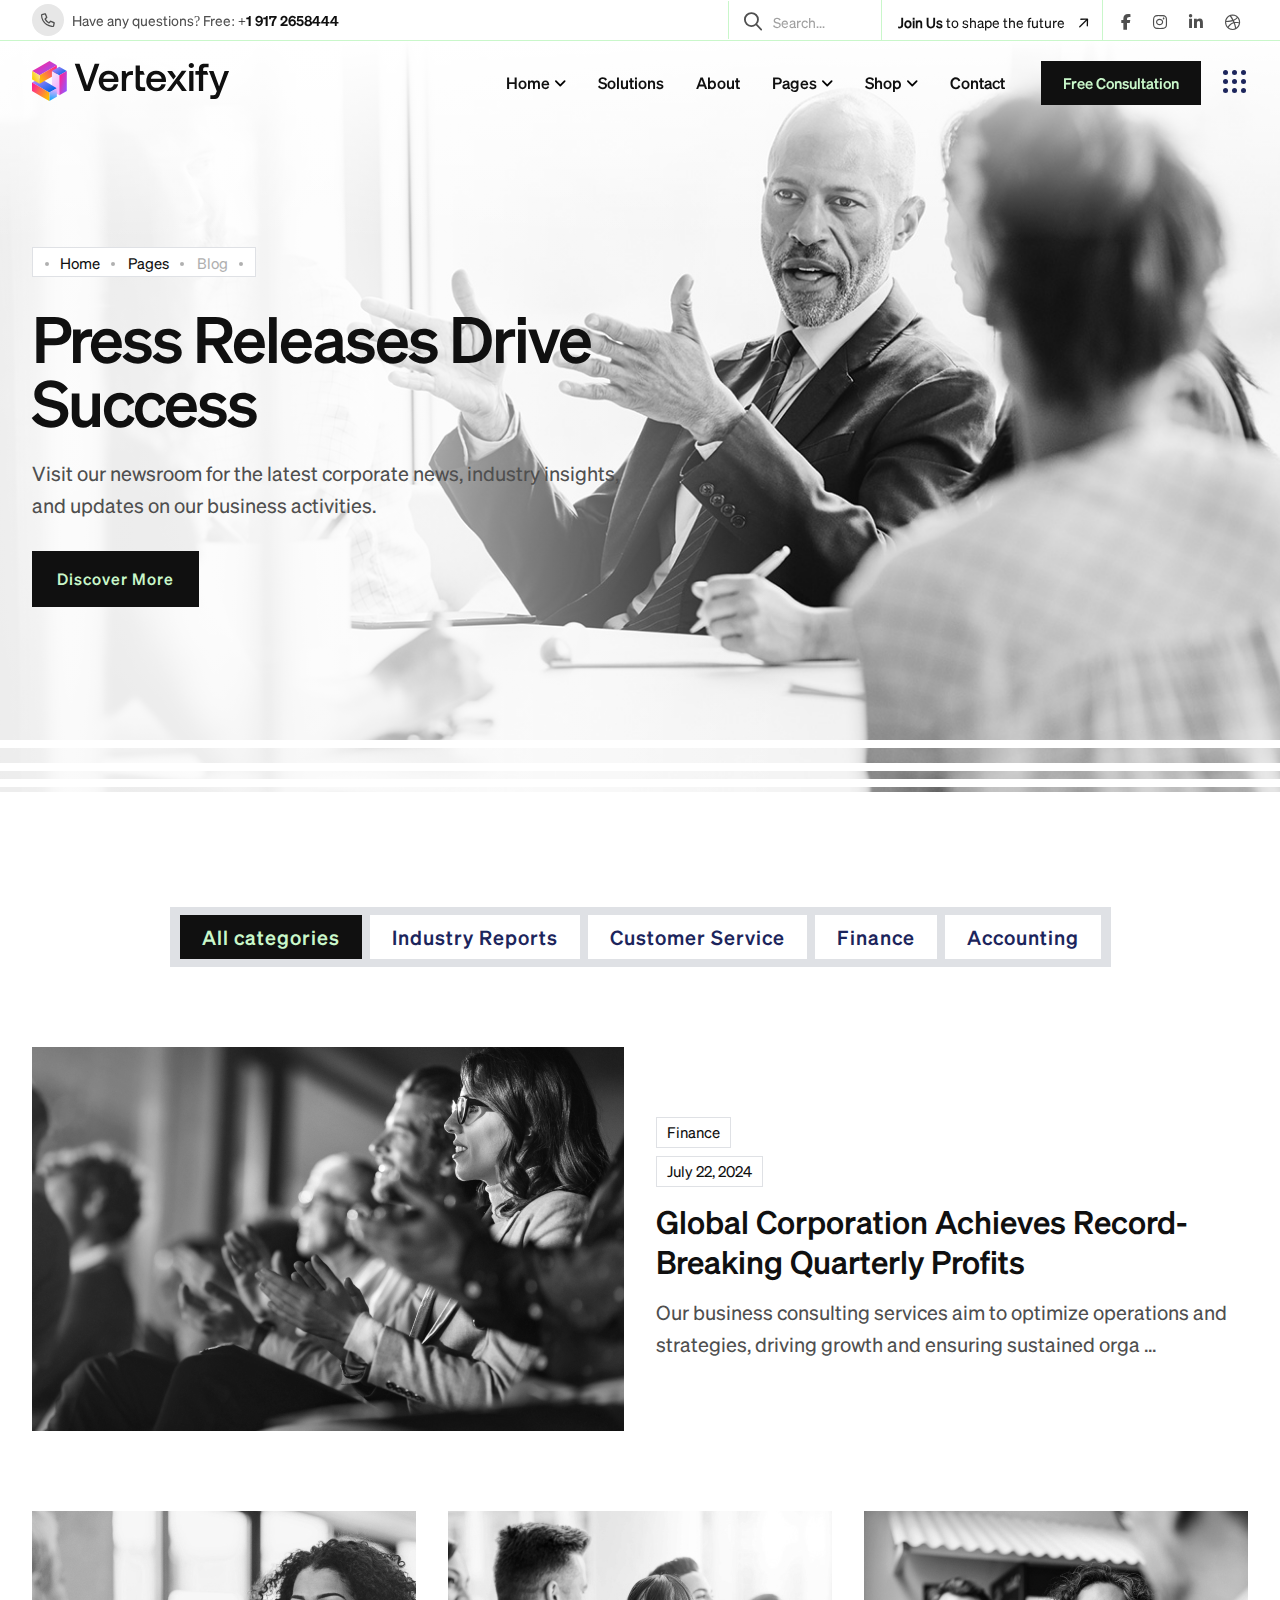
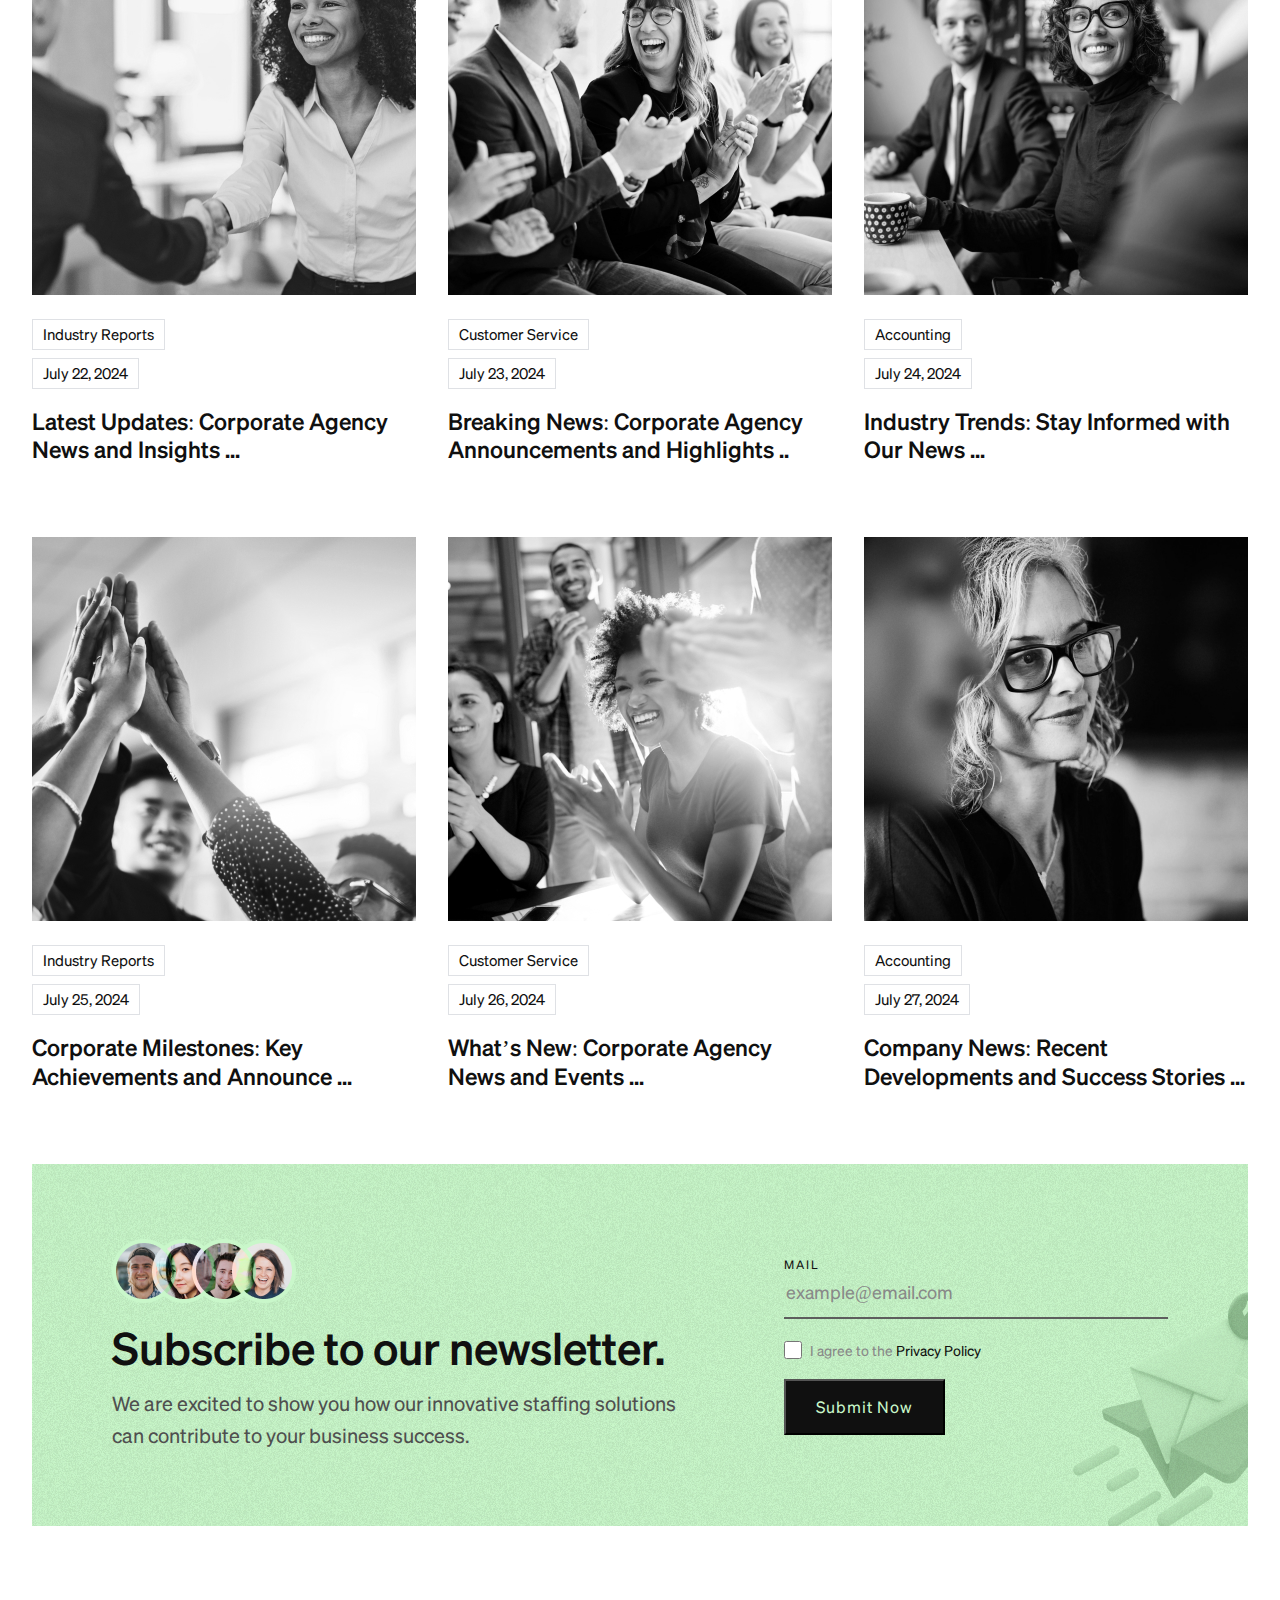
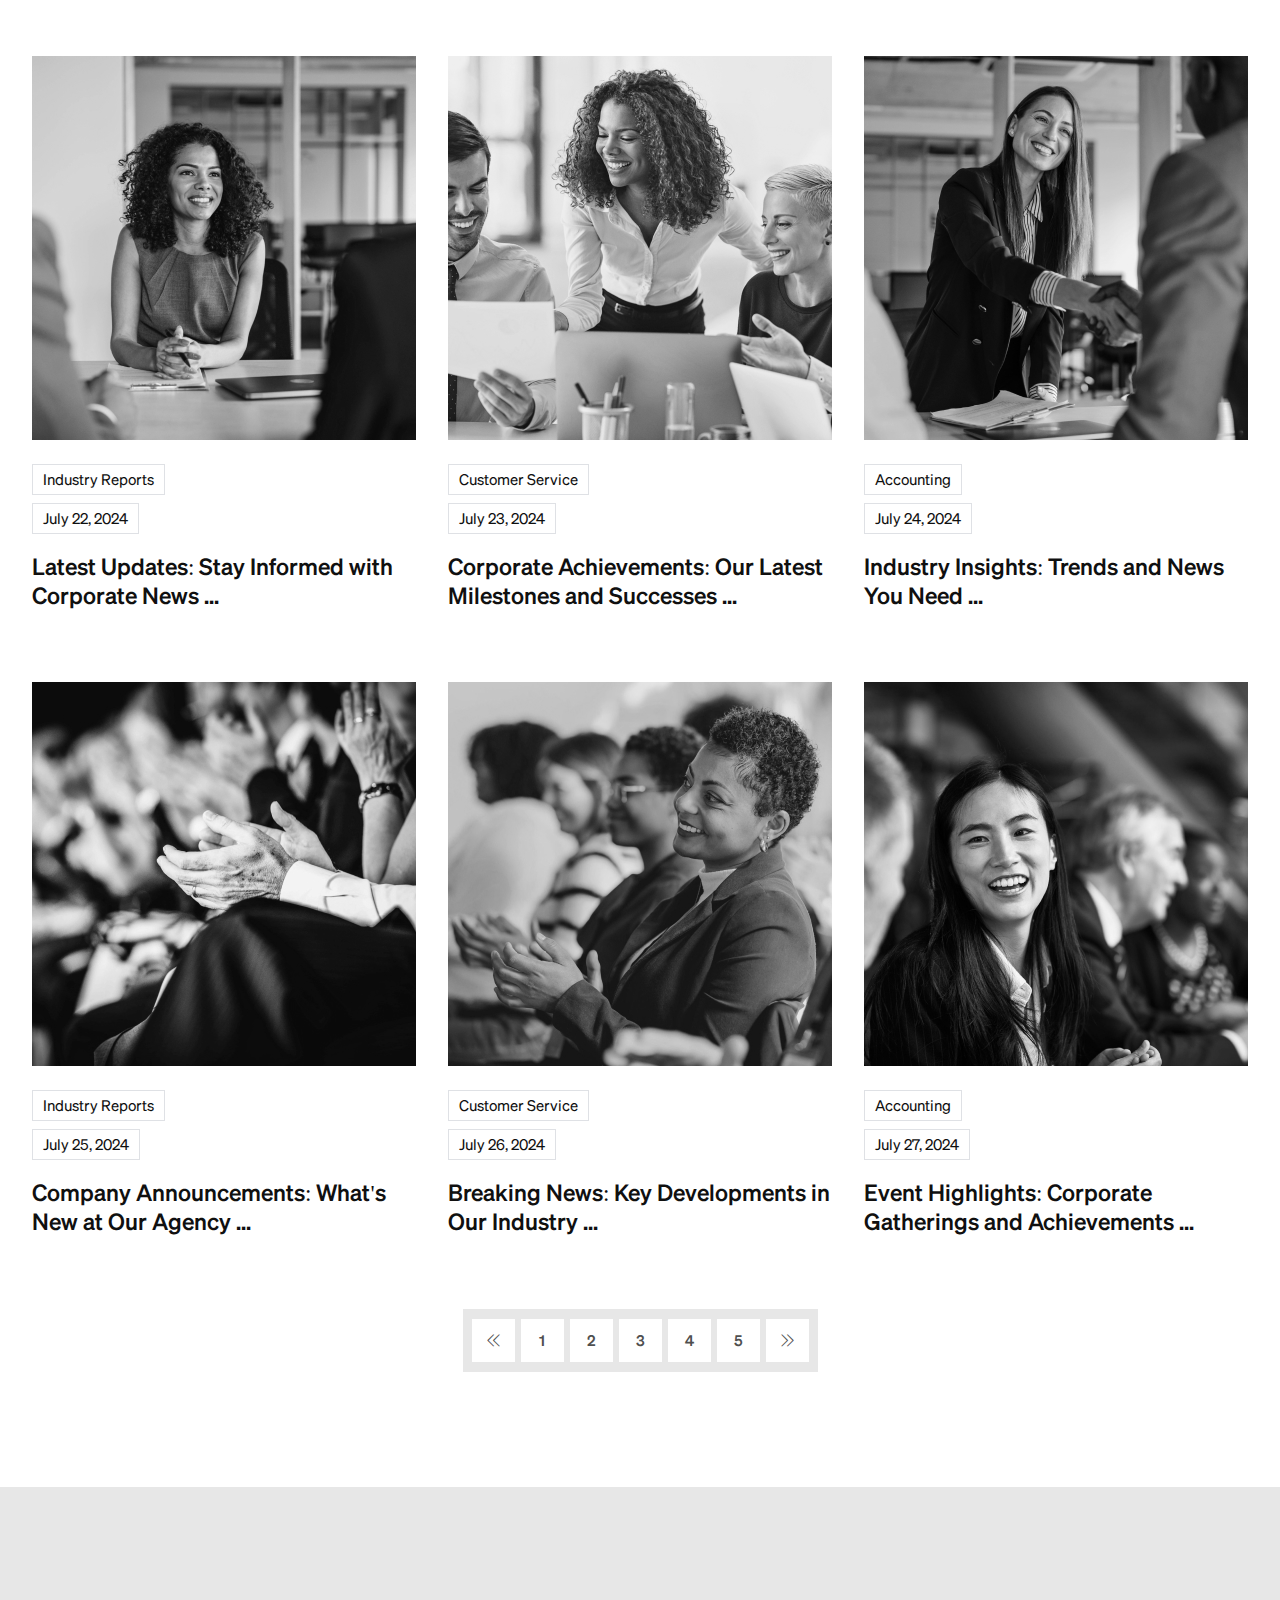
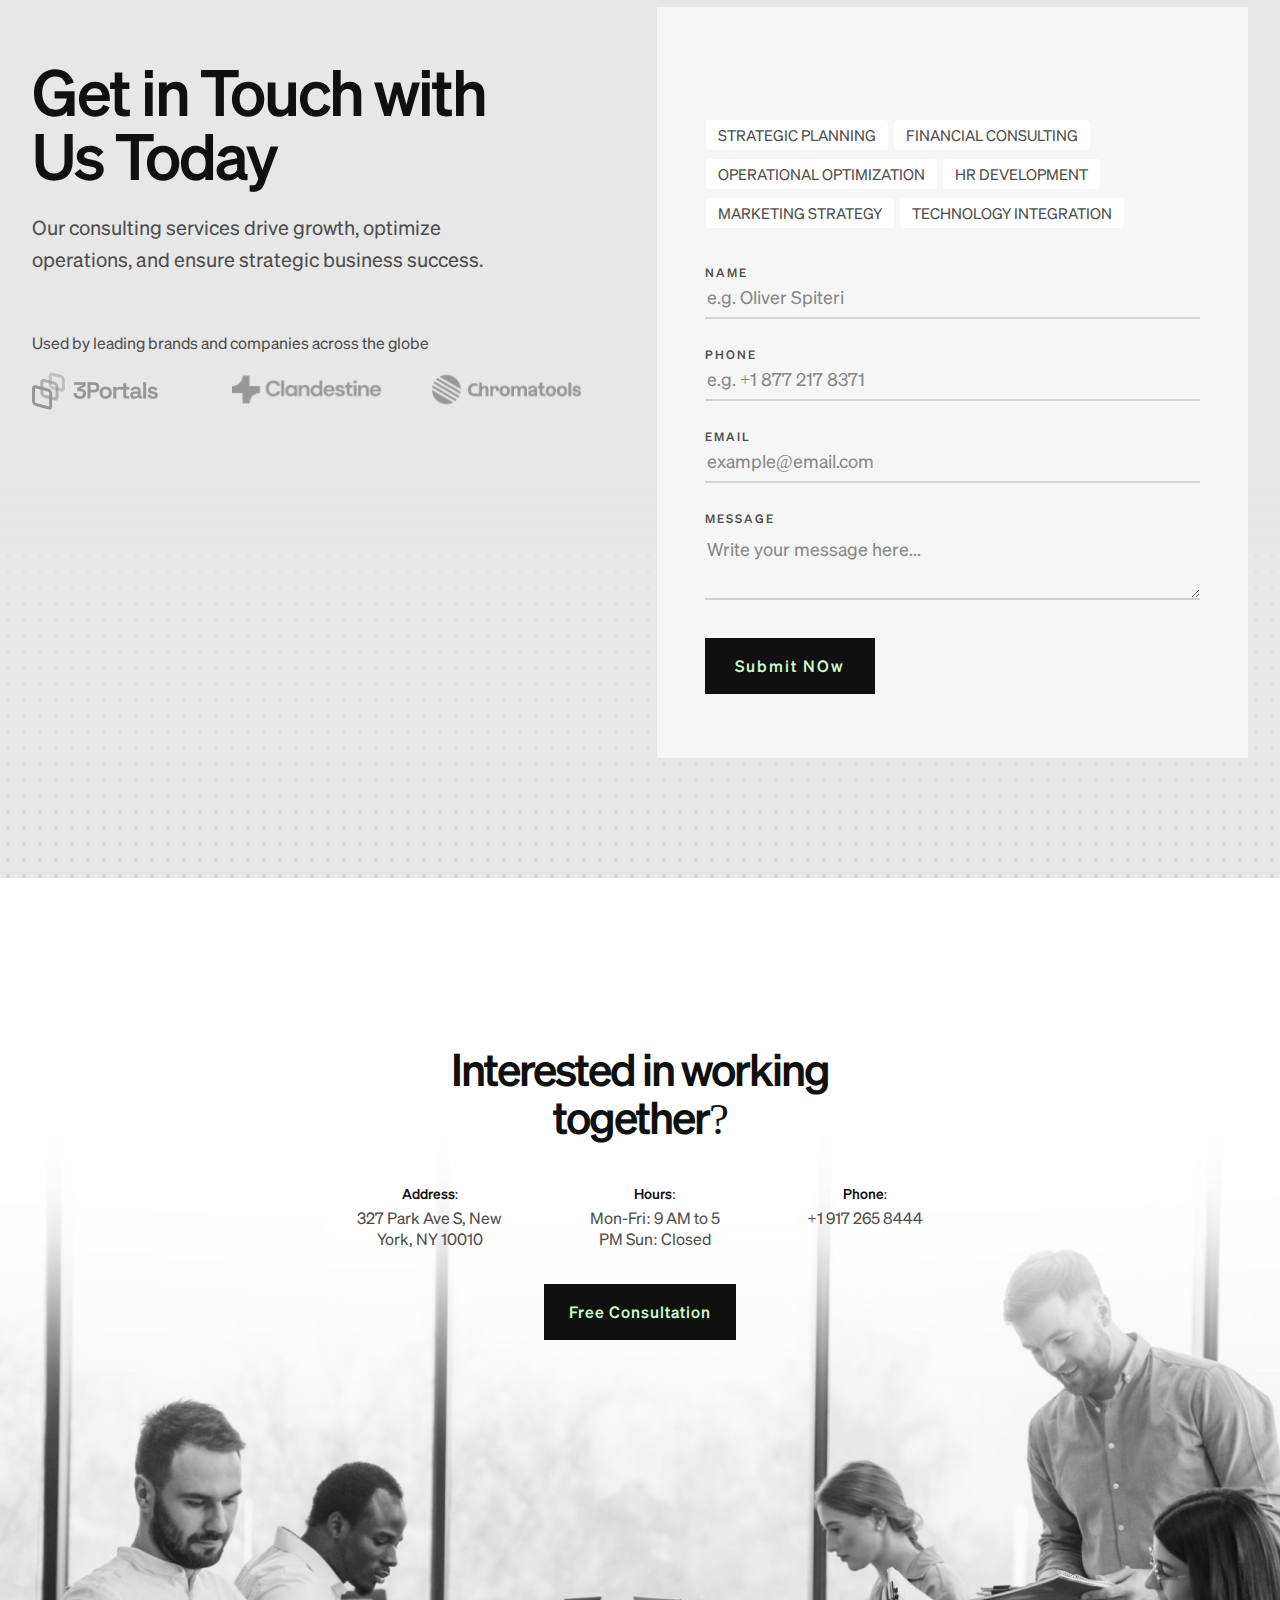
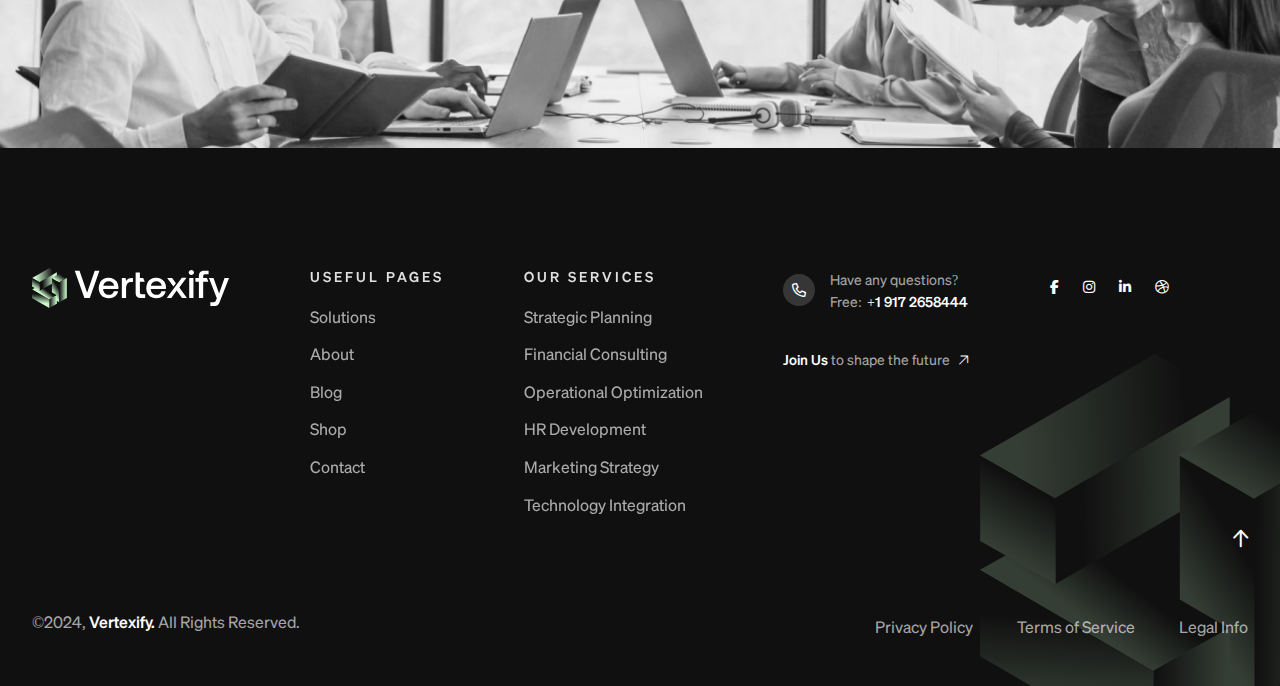
<file: blog.html>
<!DOCTYPE html>
  <html lang="en">
  <head>
  	<meta charset="UTF-8">
  	<title>Blog List</title>
  	<meta name="description" content="Vertexify. - Business Consulting WordPress Theme">
  	<meta name="keywords" content="accountant, advertising, adviser, business, company, consultant, consulting, corporate, finance, financial advisor, human resources, insurance, legal, marketing, multipurpose">
  	<meta name="author" content="Themexriver">
  	<link rel="shortcut icon" href="assets/img/logo/fv-1.svg" type="image/x-icon">
  	<!-- Mobile Specific Meta -->
  	<meta name="viewport" content="width=device-width, initial-scale=1">


  	<link rel="stylesheet" href="assets/css/bootstrap.min.css">
  	<link rel="stylesheet" href="assets/css/fontawesome.min.css">
  	<link rel="stylesheet" href="assets/css/flaticon.css">
  	<link rel="stylesheet" href="assets/css/animate.css">
  	<link rel="stylesheet" href="assets/css/swiper.min.css">
  	<link rel="stylesheet" href="assets/css/jquery-ui.css"> 
  	<link rel="stylesheet" href="assets/css/magnific-popup.css">
  	<link rel="stylesheet" href="assets/css/style.css">
  </head>
  <body class="home-1">
  	<div id="preloader">
  		<div class="preloader-logo">
  			<img src="assets/img/shape/logo_shape.svg" alt="">
  		</div>
  	</div>

<!-- Start of Header section
	============================================= --> 
	<header id="vt-header" class="vt-header-section header_style_one txa_sticky_header">
		<div class="header-top-area">
			<div class="container">
				<div class="header-top d-flex justify-content-between">
					<div class="top-cta d-flex align-items-center">
						<i class="far fa-phone"></i> <span>Have any questions? Free: <a href="#">+1 917 2658444</a></span>
					</div>
					<div class="top-action d-flex align-items-center">
						<div class="header-search search_btn_toggle">
							<span>Search...</span>
						</div>
						<div class="action-text">
							<a href="#"><span>Join Us</span> to shape the future <i class="far fa-arrow-right"></i></a>
						</div>
						<div class="action-social">
							<a href="#"><i class="fab fa-facebook-f"></i></a>
							<a href="#"><i class="fab fa-instagram"></i></a>
							<a href="#"><i class="fab fa-linkedin-in"></i></a>
							<a href="#"><i class="fab fa-dribbble"></i></a>
						</div>
					</div>
				</div>
			</div>
		</div>
		<div class="vt-header-navigation-content">
			<div class="container">
				<div class="vt-header-navigation d-flex align-items-center justify-content-between">
					<div class="brand-logo">
						<a href="#"><img src="assets/img/logo/logo-1.svg" alt=""></a> 
					</div>
					<div class="main-navigation-cta d-flex align-items-center ">
						<nav class="main-navigation clearfix ul-li">
							<ul id="main-nav" class="nav navbar-nav clearfix">
								<li class="dropdown active">
									<a href="!#">Home</a>
									<ul class="dropdown-menu clearfix">
										<li><a class="active" href="index.html">Corporate Business</a></li>
										<li><a href="index-2.html">Corporate Business Dark</a></li>
										<li><a href="index-3.html">Corporate Business Modern</a></li>
										<li><a href="index-4.html">Trendy Business</a></li>
										<li><a href="index-5.html">Business Classic</a></li>
										<li><a href="index-6.html">Business Consulting</a></li>
									</ul>
								</li>
								<li><a href="about.html">Solutions</a></li>
								<li><a href="about.html">About</a></li>
								<li class="dropdown">
									<a href="!#">Pages</a>
									<ul class="dropdown-menu clearfix">
										<li><a href="service.html">Services</a></li>
										<li class="dropdown">
											<a href="service-single.html">Services Details</a>
											<ul class="dropdown-menu clearfix">
												<li><a href="service-single.html">Construction </a></li>
												<li><a href="service-single-2.html">Architect Design</a></li>
												<li><a href="service-single-3.html">Interior Design</a></li>
												<li><a href="service-single-4.html">3D Animation</a></li>
												<li><a href="service-single-5.html">House Renovation</a></li>
												<li><a href="service-single-6.html">Ideas & Inspiration</a></li>
											</ul>
										</li>
										<li><a href="team.html">Team Page</a></li>
										<li class="dropdown"> 
											<a href="service-single.html">Blog</a>
											<ul class="dropdown-menu clearfix">
												<li><a href="service-single.html">Construction</a></li>
												<li><a href="service-single-2.html">Architect Design</a></li>
												<li><a href="service-single-3.html">Interior Design</a></li>
												<li><a href="service-single-4.html">3D Animation</a></li>
												<li><a href="service-single-5.html">House Renovation</a></li>
												<li><a href="service-single-6.html">Ideas & Inspiration</a></li>
											</ul>
										</li>
										<li><a href="faq.html">FAQ Page</a></li>
										<li><a href="pricing.html">Pricing Page</a></li>
										<li><a href="testimonial.html">Testimonial Page</a></li>
										<li><a href="contact.html">Contact Page</a></li>
										<li><a href="booking.html">Booking Page</a></li>
									</ul>
								</li>
								<li class="dropdown">
									<a href="!#">Shop</a>
									<ul class="dropdown-menu clearfix"> 
										<li><a href="shop.html">Shop Page </a></li>
										<li><a href="shop-single.html">Shop Details</a></li>
									</ul>
								</li>
								<li><a href="about.html">Contact</a></li>
							</ul>
						</nav>
						<div class="header-cta-btn">
							<a href="#">Free Consultation</a>
						</div>
						<div class="off-canvas-btn d-flex align-items-center justify-content-center">
							<button class="canvas-trigger offcanvas_toggle">
								<span></span>
								<span></span>
								<span></span>
								<span></span>
								<span></span>
								<span></span>
								<span></span>
								<span></span>
								<span></span>
							</button>
						</div>
						<button class="mobile-menu-btn mobile_menu_button open_mobile_menu">
							<span></span>
							<span></span>
							<span></span>
						</button>
					</div>
				</div>
			</div>
		</div>
	</header>
	<!-- Mobile Menu -->
	<div class="mobile_menu lenis lenis-smooth position-relative">
		<div class="mobile_menu_wrap">
			<div class="mobile_menu_overlay open_mobile_menu"></div>
			<div class="mobile_menu_content">
				<div class="mobile_menu_close open_mobile_menu">
					<i class="fal fa-times"></i>
				</div>
				<div class="m-brand-logo">
					<a href="#"><img src="assets/img/logo/logo-2.svg" alt=""></a> 
				</div>
				<div class="mobile-search-bar position-relative">
					<form action="#">
						<input type="text" name="search" placeholder="Keywords">
						<button><i class="fal fa-search"></i></button>
					</form>
				</div>
				<nav class="mobile-main-navigation  clearfix ul-li">
					<ul id="m-main-nav" class="nav navbar-nav clearfix">
						<li class="dropdown active">
							<a href="!#">Home</a>
							<ul class="dropdown-menu clearfix">
								<li><a class="active" href="index.html">Corporate Business</a></li>
								<li><a href="index-2.html">Corporate Business Dark</a></li>
								<li><a href="index-3.html">Corporate Business Modern</a></li>
								<li><a href="index-4.html">Trendy Business</a></li>
								<li><a href="index-5.html">Business Classic</a></li>
								<li><a href="index-6.html">Business Consulting</a></li>
							</ul>
						</li>
						<li><a href="about.html">Solutions</a></li>
						<li><a href="about.html">About</a></li>
						<li class="dropdown">
							<a href="!#">Pages</a>
							<ul class="dropdown-menu clearfix">
								<li><a href="service.html">Services</a></li>
								<li class="dropdown">
									<a href="service-single.html">Services Details</a>
									<ul class="dropdown-menu clearfix">
										<li><a href="service-single.html">Construction </a></li>
										<li><a href="service-single-2.html">Architect Design</a></li>
										<li><a href="service-single-3.html">Interior Design</a></li>
										<li><a href="service-single-4.html">3D Animation</a></li>
										<li><a href="service-single-5.html">House Renovation</a></li>
										<li><a href="service-single-6.html">Ideas & Inspiration</a></li>
									</ul>
								</li>
								<li><a href="team.html">Team Page</a></li>
								<li class="dropdown">
									<a href="service-single.html">Blog</a>
									<ul class="dropdown-menu clearfix">
										<li><a href="service-single.html">Construction</a></li>
										<li><a href="service-single-2.html">Architect Design</a></li>
										<li><a href="service-single-3.html">Interior Design</a></li>
										<li><a href="service-single-4.html">3D Animation</a></li>
										<li><a href="service-single-5.html">House Renovation</a></li>
										<li><a href="service-single-6.html">Ideas & Inspiration</a></li>
									</ul>
								</li>
								<li><a href="faq.html">FAQ Page</a></li>
								<li><a href="pricing.html">Pricing Page</a></li>
								<li><a href="testimonial.html">Testimonial Page</a></li>
								<li><a href="contact.html">Contact Page</a></li>
								<li><a href="booking.html">Booking Page</a></li>
							</ul>
						</li>
						<li class="dropdown">
							<a href="!#">Shop</a>
							<ul class="dropdown-menu clearfix"> 
								<li><a href="shop.html">Shop Page </a></li>
								<li><a href="shop-single.html">Shop Details</a></li>
							</ul>
						</li>
						<li><a href="about.html">Contact</a></li>
					</ul>
				</nav>
				<div class="ptx-mobile-header-social text-center">
					<a href="#"> <i class="fab fa-instagram"></i></a>
					<a href="#"> <i class="fab fa-linkedin-in"></i></a>
					<a href="#"> <i class="fab fa-facebook"></i></a>
					<a href="#"> <i class="fab fa-youtube"></i></a>
				</div>
			</div>
		</div>
		<!-- /Mobile-Menu -->
	</div>
	<!-- offcanvas-start -->
	<div class="txa-offcanvas-box lenis lenis-smooth offcanvas_box_active">
		<button class="txa-offcanvas-box-close offcanvas_box_close" aria-label="name" >
			<i class="fa-solid fa-xmark"></i>
		</button>
		<div class="txa-offcanvas-box-container">

			<!-- services -->
			<div class="txa-offcanvas-services-wrap d-lg-block ul-li-block d-none">
				<h5 class="txa-offcanvas-services-title fx-heading-1 fx-font-400">our services:</h5>

				<ul class="txa-offcanvas-services">
					<li>
						<span class="offcanvas-slideup">
							<a class="txa-offcanvas-services-item fx-heading-1 fx-font-400 " href="#" aria-label="name">
								<i class="fa-solid fa-arrow-right"></i>
								Industrial Manufacturing
							</a>
						</span>
					</li>
					<li>
						<span class="offcanvas-slideup">
							<a class="txa-offcanvas-services-item fx-heading-1 fx-font-400 " href="#" aria-label="name">
								<i class="fa-solid fa-arrow-right"></i>
								Building maintenance
							</a>
						</span>
					</li>
					<li>
						<span class="offcanvas-slideup">
							<a class="txa-offcanvas-services-item fx-heading-1 fx-font-400 " href="#" aria-label="name">
								<i class="fa-solid fa-arrow-right"></i>
								Engineering
							</a>
						</span>
					</li>
					<li>
						<span class="offcanvas-slideup">
							<a class="txa-offcanvas-services-item fx-heading-1 fx-font-400 " href="#" aria-label="name">
								<i class="fa-solid fa-arrow-right"></i>
								Construction
							</a>       
						</span>
					</li>
					<li>
						<span class="offcanvas-slideup">
							<a class="txa-offcanvas-services-item fx-heading-1 fx-font-400 " href="#" aria-label="name">
								<i class="fa-solid fa-arrow-right"></i>
								Shipping
							</a>  
						</span>                        
					</li>

				</ul>
			</div>

			<div class="txa-offcanvas-search d-lg-none d-block">
				<form action="#" class="txa-offcanvas-search-form">
					<input class="txa-offcanvas-search-form-input" type="text" aria-label="name" placeholder="Search">
					<button class="txa-offcanvas-search-form-btn" type="button" aria-label="name">
						<i class="fa-solid fa-magnifying-glass"></i>
					</button>
				</form>
			</div>

			<!-- mobile-menu-list -->
			<div class="mobile-menu-navigation d-lg-none d-block">
				<nav class="mobile-main-navigation  clearfix ul-li">
					<ul id="main-nav" class="nav navbar-nav clearfix">

						<li class="dropdown">
							<a class="is-active" href="!#">home</a>
							<ul class="dropdown-menu clearfix">
								<li>
									<a class="is-active" href="index.html">Industrial</a>
								</li>
								<li>
									<a href="index-2.html">Construction</a>
								</li>
								<li>
									<a href="index-3.html">Building</a>
								</li>
								<li>
									<a href="index-4.html">Shipping</a>
								</li>
								<li>
									<a href="index-5.html">manufacturing</a>
								</li>
								<li>
									<a href="index-5.html">Engineering</a>
								</li>
							</ul>
						</li>

						<li class="dropdown">
							<a href="!#">about</a>

							<ul class="dropdown-menu clearfix">
								<li>
									<a href="#">about one</a>
								</li>
								<li>
									<a href="#">about  two</a>
								</li>
								<li>
									<a href="#">about  three</a>
								</li>
								<li>
									<a href="#">about  details</a>
								</li>
							</ul>
						</li>

						<li class="dropdown">
							<a href="!#">pages</a>
							<ul class="dropdown-menu clearfix">


								<li class="dropdown">
									<a href="!#">projects</a>
									<ul class="dropdown-menu clearfix">
										<li>
											<a href="#">projects one</a>
										</li>
										<li>
											<a href="#">projects two</a>
										</li>
										<li>
											<a href="#">projects details</a>
										</li>
									</ul>
								</li>


								<li>
									<a href="prices.html">prices</a>
								</li>

								<li>
									<a href="gallery.html">gallery</a>
								</li>

								<li>
									<a href="privacy-policy.html">privacy policy</a>
								</li>

								<li>
									<a href="error.html">404</a>
								</li>

							</ul>
						</li>

						<li class="dropdown">
							<a href="!#">elements</a>

							<ul class="dropdown-menu clearfix">
								<li>
									<a href="#">elements one</a>
								</li>
								<li>
									<a href="#">elements  two</a>
								</li>
								<li>
									<a href="#">elements  three</a>
								</li>
							</ul>
						</li>

						<li  class="dropdown">
							<a href="!#">news</a>

							<ul class="dropdown-menu clearfix">
								<li>
									<a href="#">Blog one</a>
								</li>
								<li>
									<a href="#">Blog details</a>
								</li>
							</ul>
						</li>

						<li>
							<a href="#">contact</a>
						</li>

					</ul>
				</nav>
			</div>

			<div class="txa-offcanvas-content">

				<!-- contact -->
				<div class="txa-offcanvas-content-box  ul-li-block">
					<h6 class="txa-offcanvas-content-box-title fx-heading-1 text-capitalize fx-font-400">quick contact:</h6>

					<ul class="txa-offcanvas-contact">
						<li class="fx-heading-1 fix" >
							<span class="offcanvas-slideup">
								<i class="fa-solid fa-location-dot"></i>
								the londoner <br> 83 the strand, sliema, malta.
							</span>
						</li>
						<li class="fx-heading-1 fix" >
							<span class="offcanvas-slideup">
								<a  href="#" aria-label="name">
									<i class="fa-solid fa-phone"></i>
									+1 917 265 8444
								</a>
							</span>

						</li>
						<li class="fx-heading-1 fix" >
							<span class="offcanvas-slideup">
								<a  href="#" aria-label="name">
									<i class="fa-solid fa-envelope-open-text"></i>
									example@email.com
								</a>
							</span>

						</li>
					</ul>
				</div>

				<!-- socail -->
				<div class="txa-offcanvas-content-box ul-li-block">
					<h6 class="txa-offcanvas-content-box-title text-capitalize fx-heading-1 fx-font-400">we're on social media:</h6>

					<ul class="txa-offcanvas-social">
						<li>
							<span class="offcanvas-slideup">
								<a href="#" class="txa-offcanvas-social-item fx-heading-1 fx-font-500 " aria-label="name">
									<i class="fa-brands fa-linkedin-in"></i>
									linkedin
								</a>
							</span>

						</li>
						<li>
							<span class="offcanvas-slideup">
								<a href="#" class="txa-offcanvas-social-item fx-heading-1 fx-font-500 " aria-label="name">
									<i class="fa-brands fa-facebook-f"></i> 
									facebook
								</a>
							</span>

						</li>
						<li>
							<span class="offcanvas-slideup">
								<a href="#" class="txa-offcanvas-social-item fx-heading-1 fx-font-500 " aria-label="name">
									<i class="fa-brands fa-x-twitter"></i>
									twitter
								</a>
							</span>

						</li>
						<li>
							<span class="offcanvas-slideup">
								<a href="#" class="txa-offcanvas-social-item fx-heading-1 fx-font-500" aria-label="name">
									<i class="fa-brands fa-instagram"></i>
									instagram
								</a>
							</span>

						</li>

					</ul>
				</div>

			</div>
		</div>
	</div>
	<!-- search-popup -->
	<div class="txa-search-box search_box_active ">

		<div class="txa-search-container">
			<div class="txa-search-wrap text-center mb-55">
				<h5 class="txa-search-title fx-heading-1 fx-font-500">Search</h5>
				<form action="#" class="txa-search-form">
					<input class="txa-search-form-input" type="text" placeholder="What are you looking for?...">
				</form>
			</div>

			<div class="txa-search-tag-wrap text-center">
				<h6 class="txa-search-tag-title fx-font-400 fx-heading-1">People also search for:</h6>
				<div class="txa-search-tag d-inline-flex flex-wrap  ">
					<a href="#" aria-label="name" class="txa-search-tag-item fx-heading-1 fx-font-500" >Corporate</a>
					<a href="#" aria-label="name" class="txa-search-tag-item fx-heading-1 fx-font-500" >Business</a>
					<a href="#" aria-label="name" class="txa-search-tag-item fx-heading-1 fx-font-500" >Consulting</a>
					<a href="#" aria-label="name" class="txa-search-tag-item fx-heading-1 fx-font-500" >Finance</a>
					<a href="#" aria-label="name" class="txa-search-tag-item fx-heading-1 fx-font-500" >Reports</a>
				</div>
			</div>
		</div>

		<button aria-label="search-close" type="button" class="txa-search-box-close search_box_close">
			<i class="fa-solid fa-xmark"></i>
		</button>
	</div>
<!-- Start of Header section
	============================================= -->

<!-- Start of Breadcrumb  section
	============================================= -->
	<section id="vt-breadcrumb" class="vt-breadcrumb-section position-relative" data-background="assets/img/bg/blog-bg.jpg">
		<div class="vt-vertical-shape-2 txt_item_active">
			<span></span>
			<span></span>
			<span></span>
		</div>
		<div class="container">
			<div class="vt-breadcrumb-content headline pera-content ul-li">
				<ul>
					<li><a href="#">Home</a></li>
					<li><a href="#">Pages</a></li>
					<li>Blog</li>
				</ul>
				<h2 class="breadcrumb_title">Press Releases Drive Success</h2>
				<p>Visit our newsroom for the latest corporate news, industry insights, and updates on our business activities.</p>
				<div class="vt-btn mt-30 btn-spin">
					<a href="#">Discover More</a>
				</div>
			</div>
		</div>
	</section>	
<!-- End of Breadcrumb  section
	============================================= -->

<!-- Start of Blog list  section
	============================================= -->
	<section id="vt-blog-list" class="vt-blog-list-section pt-115 pb-115">
		<div class="container">
			<div class="vt-blog-list-category ul-li text-center">
				<ul>
					<li><a class="active" href="#">All categories</a></li>
					<li><a href="#">Industry Reports</a></li>
					<li><a href="#">Customer Service</a></li>
					<li><a href="#">Finance</a></li>
					<li><a href="#">Accounting</a></li>
				</ul>
			</div>
			<div class="vt-blog-list-feature-post">
				<div class="blog-feature-post d-flex align-items-center">
					<div class="item-img">
						<img src="assets/img/blog/ft-blg.jpg" alt="">
					</div>
					<div class="item-text headline pera-content">
						<div class="meta-tag ul-li-block">
							<ul>
								<li><a href="#">Finance</a></li>
								<li><a href="#">July 22, 2024</a></li>
							</ul>
						</div>
						<h3 class="blog_title href-underline"><a href="#">Global Corporation Achieves Record-Breaking Quarterly Profits</a></h3>
						<p>Our business consulting services aim to optimize operations and strategies, driving growth and ensuring sustained orga ...</p>
					</div>
				</div>
			</div>
			<div class="vt-blog-list-content pt-80">
				<div class="row">
					<div class="col-lg-4 col-md-6">
						<div class="vt-blog-list-item">
							<div class="item-img">
								<img src="assets/img/blog/bl1.jpg" alt="">
							</div>
							<div class="item-text headline pera-content">
								<div class="meta-tag ul-li-block">
									<ul>
										<li><a href="#">Industry Reports</a></li>
										<li><a href="#">July 22, 2024</a></li>
									</ul>
								</div>
								<h3 class="blog_title href-underline"><a href="#">Latest Updates: Corporate Agency News and Insights ...</a></h3>
							</div>
						</div>
					</div>
					<div class="col-lg-4 col-md-6">
						<div class="vt-blog-list-item">
							<div class="item-img">
								<img src="assets/img/blog/bl2.jpg" alt="">
							</div>
							<div class="item-text headline pera-content">
								<div class="meta-tag ul-li-block">
									<ul>
										<li><a href="#">Customer Service</a></li>
										<li><a href="#">July 23, 2024</a></li>
									</ul>
								</div>
								<h3 class="blog_title href-underline"><a href="#">Breaking News: Corporate Agency Announcements and Highlights ..</a></h3>
							</div>
						</div>
					</div>
					<div class="col-lg-4 col-md-6">
						<div class="vt-blog-list-item">
							<div class="item-img">
								<img src="assets/img/blog/bl3.jpg" alt="">
							</div>
							<div class="item-text headline pera-content">
								<div class="meta-tag ul-li-block">
									<ul>
										<li><a href="#">Accounting</a></li>
										<li><a href="#">July 24, 2024</a></li>
									</ul>
								</div>
								<h3 class="blog_title href-underline"><a href="#">Industry Trends: Stay Informed with Our News ...</a></h3>
							</div>
						</div>
					</div>
					<div class="col-lg-4 col-md-6">
						<div class="vt-blog-list-item">
							<div class="item-img">
								<img src="assets/img/blog/bl4.jpg" alt="">
							</div>
							<div class="item-text headline pera-content">
								<div class="meta-tag ul-li-block">
									<ul>
										<li><a href="#">Industry Reports</a></li>
										<li><a href="#">July 25, 2024</a></li>
									</ul>
								</div>
								<h3 class="blog_title href-underline"><a href="#">Corporate Milestones: Key Achievements and Announce ...</a></h3>
							</div>
						</div>
					</div>
					<div class="col-lg-4 col-md-6">
						<div class="vt-blog-list-item">
							<div class="item-img">
								<img src="assets/img/blog/bl5.jpg" alt="">
							</div>
							<div class="item-text headline pera-content">
								<div class="meta-tag ul-li-block">
									<ul>
										<li><a href="#">Customer Service</a></li>
										<li><a href="#">July 26, 2024</a></li>
									</ul>
								</div>
								<h3 class="blog_title href-underline"><a href="#">What’s New: Corporate Agency News and Events ...</a></h3>
							</div>
						</div>
					</div>
					<div class="col-lg-4 col-md-6">
						<div class="vt-blog-list-item">
							<div class="item-img">
								<img src="assets/img/blog/bl6.jpg" alt="">
							</div>
							<div class="item-text headline pera-content">
								<div class="meta-tag ul-li-block">
									<ul>
										<li><a href="#">Accounting</a></li>
										<li><a href="#">July 27, 2024</a></li>
									</ul>
								</div>
								<h3 class="blog_title href-underline"><a href="#">Company News: Recent Developments and Success Stories ...</a></h3>
							</div>
						</div>
					</div>
				</div>
				<div class="vt-blog-newslatter mb-130" data-background="assets/img/bg/newsletter.jpg">
					<div class="vt-blog-newslatter-content d-flex align-items-center justify-content-between flex-wrap">
						<div class="newsletter-img-text headline pera-content">
							<div class="newsletter-img">
								<img src="assets/img/team/nw.png" alt="">
							</div>
							<div class="newsletter-text">
								<h3>Subscribe to our newsletter.</h3>
								<p>We are excited to show you how our innovative staffing solutions can contribute to your business success.</p>
							</div>
						</div>
						<div class="newsletter-form">
							<form action="#" method="post">
								<span class="m-title text-uppercase">Mail</span>
								<input class="email-field" type="email" name="email" placeholder="example@email.com">
								<div class="newsletter-check d-flex align-items-center">
									<input class="check-field" type="checkbox" name="check">
									<span>I agree to the <a href="#">Privacy Policy</a></span>
								</div>
								<button>Submit Now</button>
							</form>
						</div>
					</div>
				</div>
				<div class="row">
					<div class="col-lg-4 col-md-6">
						<div class="vt-blog-list-item">
							<div class="item-img">
								<img src="assets/img/blog/bl7.jpg" alt="">
							</div>
							<div class="item-text headline pera-content">
								<div class="meta-tag ul-li-block">
									<ul>
										<li><a href="#">Industry Reports</a></li>
										<li><a href="#">July 22, 2024</a></li>
									</ul>
								</div>
								<h3 class="blog_title href-underline"><a href="#">Latest Updates: Stay Informed with Corporate News ...</a></h3>
							</div>
						</div>
					</div>
					<div class="col-lg-4 col-md-6">
						<div class="vt-blog-list-item">
							<div class="item-img">
								<img src="assets/img/blog/bl8.jpg" alt="">
							</div>
							<div class="item-text headline pera-content">
								<div class="meta-tag ul-li-block">
									<ul>
										<li><a href="#">Customer Service</a></li>
										<li><a href="#">July 23, 2024</a></li>
									</ul>
								</div>
								<h3 class="blog_title href-underline"><a href="#">Corporate Achievements: Our Latest Milestones and Successes ...</a></h3>
							</div>
						</div>
					</div>
					<div class="col-lg-4 col-md-6">
						<div class="vt-blog-list-item">
							<div class="item-img">
								<img src="assets/img/blog/bl9.jpg" alt="">
							</div>
							<div class="item-text headline pera-content">
								<div class="meta-tag ul-li-block">
									<ul>
										<li><a href="#">Accounting</a></li>
										<li><a href="#">July 24, 2024</a></li>
									</ul>
								</div>
								<h3 class="blog_title href-underline"><a href="#">Industry Insights: Trends and News You Need ...</a></h3>
							</div>
						</div>
					</div>
					<div class="col-lg-4 col-md-6">
						<div class="vt-blog-list-item">
							<div class="item-img">
								<img src="assets/img/blog/bl10.jpg" alt="">
							</div>
							<div class="item-text headline pera-content">
								<div class="meta-tag ul-li-block">
									<ul>
										<li><a href="#">Industry Reports</a></li>
										<li><a href="#">July 25, 2024</a></li>
									</ul>
								</div>
								<h3 class="blog_title href-underline"><a href="#">Company Announcements: What's New at Our Agency ...</a></h3>
							</div>
						</div>
					</div>
					<div class="col-lg-4 col-md-6">
						<div class="vt-blog-list-item">
							<div class="item-img">
								<img src="assets/img/blog/bl11.jpg" alt="">
							</div>
							<div class="item-text headline pera-content">
								<div class="meta-tag ul-li-block">
									<ul>
										<li><a href="#">Customer Service</a></li>
										<li><a href="#">July 26, 2024</a></li>
									</ul>
								</div>
								<h3 class="blog_title href-underline"><a href="#">Breaking News: Key Developments in Our Industry ...</a></h3>
							</div>
						</div>
					</div>
					<div class="col-lg-4 col-md-6">
						<div class="vt-blog-list-item">
							<div class="item-img">
								<img src="assets/img/blog/bl12.jpg" alt="">
							</div>
							<div class="item-text headline pera-content">
								<div class="meta-tag ul-li-block">
									<ul>
										<li><a href="#">Accounting</a></li>
										<li><a href="#">July 27, 2024</a></li>
									</ul>
								</div>
								<h3 class="blog_title href-underline"><a href="#">Event Highlights: Corporate Gatherings and Achievements ...</a></h3>
							</div>
						</div>
					</div>
				</div>
			</div>
			<div class="vt-pagination ul-li text-center">
				<ul>
					<li><a href="#"><i class="fal fa-chevron-double-left"></i></a></li>
					<li><a href="#">1</a></li>
					<li><a href="#">2</a></li>
					<li><a href="#">3</a></li>
					<li><a href="#">4</a></li>
					<li><a href="#">5</a></li>
					<li><a href="#"><i class="fal fa-chevron-double-right"></i></a></li>
				</ul>
			</div>
		</div>
	</section>	
<!-- End of Blog list  section
	============================================= -->


<!-- Start of Contact  section
	============================================= -->
	<section id="vt-contact" class="vt-contact-section pt-120 pb-120 position-relative">
		<div class="contact-pattern position-absolute">
			<img src="assets/img/bg/pattern.png" alt="">
		</div>
		<div class="container">
			<div class="vt-contact-content d-flex">
				<div class="vt-contact-text-wrap">
					<div class="vt-section-title ver_2 headline pera-content">
						<div class="subtitle wow fadeInUp"  data-wow-delay="300ms" data-wow-duration="1200ms">
							Contact Us
						</div>
						<h2 class="section_title vt-title vt-title-ani">Get in Touch with Us Today</h2>
						<p>Our consulting services drive growth, optimize operations, and ensure strategic business success.</p>
					</div>
					<div class="vt-contact-partner pera-content">
						<p>Used by leading brands and companies across the globe</p>
						<div class="vt-contact-logo">
							<div class="vt-contact-logo-slide swiper-container">
								<div class="swiper-wrapper">
									<div class="swiper-slide">
										<div class="vt-contact-logo-img">
											<img  src="assets/img/partner/sp8.png" alt="">
										</div>
									</div>
									<div class="swiper-slide">
										<div class="vt-contact-logo-img">
											<img  src="assets/img/partner/sp3.png" alt="">
										</div>
									</div>
									<div class="swiper-slide">
										<div class="vt-contact-logo-img">
											<img  src="assets/img/partner/sp4.png" alt="">
										</div>
									</div>
									<div class="swiper-slide">
										<div class="vt-contact-logo-img">
											<img  src="assets/img/partner/sp2.png" alt="">
										</div>
									</div>
									<div class="swiper-slide">
										<div class="vt-contact-logo-img">
											<img  src="assets/img/partner/sp1.png" alt="">
										</div>
									</div>
								</div>
							</div>
						</div>
					</div>
				</div>
				<div class="vt-contact-form headline pera-content">
					<h3 class="wow" data-splitting="" >What can we help you with? </h3>
					<div class="vt-contact-form-area">
						<form action="#" method="post">
							<div class="vt-contact-form-option">
								<label class="contact-select">
									<input type="radio" id="age1" name="age" value="">
									<span>Strategic Planning</span>
								</label>
								<label class="contact-select">
									<input type="radio" id="age2" name="age" value="">
									<span>Financial Consulting</span>
								</label> 
								<label class="contact-select">
									<input type="radio" id="age3" name="age" value="">
									<span>Operational Optimization</span>
								</label>
								<label class="contact-select">
									<input type="radio" id="age4" name="age" value="">
									<span>HR Development</span>
								</label>
								<label class="contact-select">
									<input type="radio" id="age5" name="age" value="">
									<span>Marketing Strategy</span>
								</label>
								<label class="contact-select">
									<input type="radio" id="age6" name="age" value="">
									<span>Technology Integration</span>
								</label>
							</div>
							<div class="vt-contact-form-input"> 
								<div class="input-field">
									<label class="f-lebel text-uppercase">Name</label>
									<input type="text" placeholder="e.g. Oliver Spiteri">
								</div>
								<div class="input-field">
									<label class="f-lebel text-uppercase">Phone</label>
									<input type="text" placeholder="e.g. +1 877 217 8371">
								</div>
								<div class="input-field">
									<label class="f-lebel text-uppercase">Email</label>
									<input type="text" placeholder="example@email.com">
								</div>
								<div class="input-field">
									<label class="f-lebel text-uppercase">Message</label>
									<textarea name="message" id="text" placeholder="Write your message here..."></textarea>
								</div>
							</div>
							<button>Submit NOw</button>
						</form>
					</form>
				</div>
			</div>
		</div>
	</section>		
<!-- End of Contact  section
	============================================= -->		

<!-- Start of Get in touch  section
	============================================= -->
	<section id="vt-get-in-touch" class="vt-get-in-touch-section position-relative" data-background="assets/img/bg/get-bg.jpg">
		<div class="vt-get-in-shape-1 anim_left position-absolute"></div>
		<div class="vt-get-in-shape-2 anim_right position-absolute"></div>
		<div class="container">
			<div class="vt-get-in-touch-wrap appear_top">
				<div class="vt-section-title ver_2 headline text-center pera-content">
					<div class="subtitle wow fadeInRight"  data-wow-delay="400ms" data-wow-duration="1000ms">
						Get in Touch
					</div>
					<h2 class="section_title vt-title vt-title-ani">Interested in working together?</h2>
				</div>
				<div class="vt-get-in-touch-content  d-flex justify-content-center text-center flex-wrap">
					<div class="vt-get-in-touch-item headline pera-content">
						<h3>Address:</h3>
						<p>327 Park Ave S,
						New York, NY 10010</p>
					</div>
					<div class="vt-get-in-touch-item headline pera-content">
						<h3>Hours:</h3>
						<p>Mon-Fri: 9 AM to 5 PM
						Sun: Closed</p>
					</div>
					<div class="vt-get-in-touch-item headline pera-content">
						<h3>Phone:</h3>
						<p>+1 917 265 8444</p>
					</div>
				</div>
				<div class="vt-btn mt-35 btn-spin text-center">
					<a href="#">Free Consultation</a>
				</div>
			</div> 
		</div>
	</section>		
<!-- End of Get in touch  section
	============================================= -->

<!-- Start of footer  section
	============================================= -->
	<footer id="vt-footer" class="vt-footer-section position-relative dark_version">
		<span class="vt-footer-shape appear_top position-absolute"><img src="assets/img/shape/logo_shape_2.svg" alt=""></span>
		<div class="container">
			<div class="vt-footer-content position-relative">
				<div class="vt-footer-widget-area pt-120 pb-80 d-flex">
					<div class="vt-footer-widget headline ul-li-block">
						<div class="logo-widget">
							<a href="#"><img src="assets/img/logo/logo-2.svg" alt=""></a>
						</div>
					</div>
					<div class="vt-footer-widget white_color headline ul-li-block">
						<div class="menu-widget">
							<h3 class="widget-title text-uppercase">Useful Pages</h3>
							<ul>
								<li><a href="#">Solutions</a></li>
								<li><a href="#">About</a></li>
								<li><a href="#">Blog</a></li>
								<li><a href="#">Shop</a></li>
								<li><a href="#">Contact</a></li>
							</ul>
						</div>
					</div>
					<div class="vt-footer-widget white_color headline ul-li-block">
						<div class="menu-widget">
							<h3 class="widget-title text-uppercase">Our Services</h3>
							<ul>
								<li><a href="#">Strategic Planning</a></li>
								<li><a href="#">Financial Consulting</a></li>
								<li><a href="#">Operational Optimization</a></li>
								<li><a href="#">HR Development</a></li>
								<li><a href="#">Marketing Strategy</a></li>
								<li><a href="#">Technology Integration</a></li>
							</ul>
						</div>
					</div>
					<div class="vt-footer-widget white_color headline">
						<div class="cta-widget">
							<div class="cta-info d-flex align-items-center">
								<div class="info-icon d-flex justify-content-center align-items-center">
									<i class="far fa-phone"></i>
								</div>
								<div class="info-text">
									<span>Have any questions?</span> <a href="#"><span>Free:</span> +1 917 2658444</a>
								</div>
							</div>
							<div class="cta-text">
								<a href="#"><span>Join Us</span>  to shape the future <i class="fal fa-arrow-right"></i></a>
							</div>
						</div>
					</div>
					<div class="vt-footer-widget white_color headline">
						<div class="social-widget">
							<a href="#"><i class="fab fa-facebook-f"></i></a>
							<a href="#"><i class="fab fa-instagram"></i></a>
							<a href="#"><i class="fab fa-linkedin-in"></i></a>
							<a href="#"><i class="fab fa-dribbble"></i></a>
						</div>
					</div>
				</div>
				<div class="vt-scrollup white_color position-absolute">
					<a class="scrollup" href="#"><i class="far fa-arrow-up"></i></a>
				</div>
			</div> 
			<div class="vt-footer-copyright white_color d-flex"> 
				<div class="vt-copyright-text">
					©2024, <a href="#">Vertexify.</a> All Rights Reserved.
				</div>
				<div class="vt-copyright-menu ul-li">
					<ul>
						<li><a href="#">Privacy Policy</a></li>
						<li><a href="#">Terms of Service</a></li>
						<li><a href="#">Legal Info</a></li>
					</ul>
				</div>
			</div>
		</div>
	</footer>
<!-- End of footer  section
	============================================= -->	





	<!-- For Js Library -->
	<script src="assets/js/jquery-3.7.0.min.js"></script>
	<script src="assets/js/bootstrap.bundle.min.js"></script>
	<script src="assets/js/swiper-bundle.min.js"></script>
	<script src="assets/js/wow.min.js"></script>
	<script src="assets/js/appear.js"></script>
	<script src="assets/js/gsap.min.js"></script>
	<script src="assets/js/knob.js"></script>
	<script src="assets/js/jqueryui.js"></script>
	<script src="assets/js/jquery.magnific-popup.min.js"></script>
	<script src="assets/js/jquery.marquee.min.js"></script>
	<script src="assets/js/jquery.inputarrow.js"></script>
	<script src="assets/js/isotope.pkgd.min.js"></script>
	<script src="assets/js/imagesloaded.pkgd.min.js"></script>
	<script src="assets/js/masonry.pkgd.min.js"></script>
	<script src="assets/js/jquery.counterup.min.js"></script>
	<script src="assets/js/waypoints.min.js"></script>
	<script src="assets/js/lenis.min.js"></script>
	<script src="assets/js/split-type.min.js"></script>
	<script src="assets/js/ScrollTrigger.min.js"></script>
	<script src="assets/js/SplitText.min.js"></script>
	<script src="assets/js/script.js"></script>

</body>
</html>
</file>
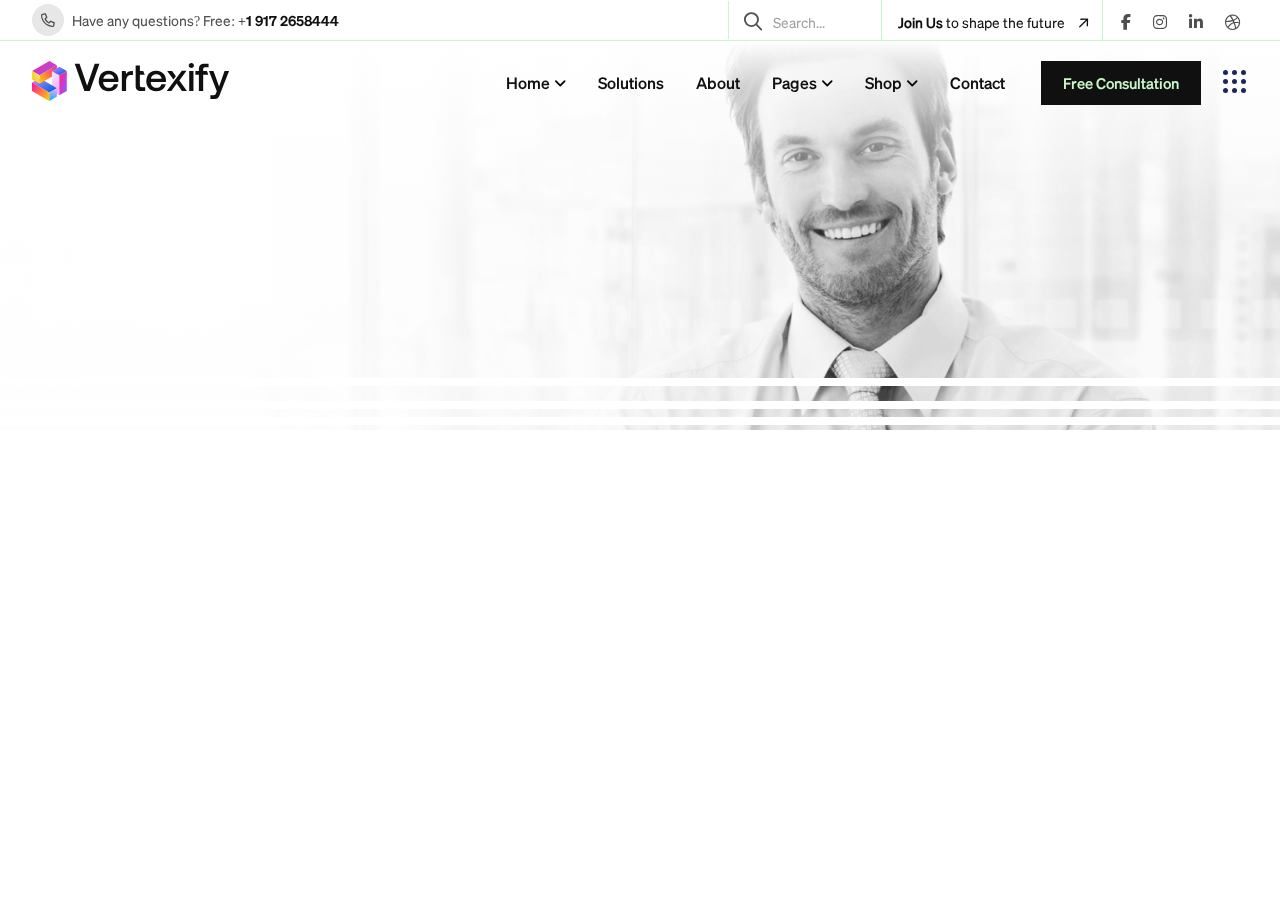
<file: coming-soon.html>
<!DOCTYPE html>
  <html lang="en">
  <head>
  	<meta charset="UTF-8">
  	<title>Coming Soon</title>
  	<meta name="description" content="Vertexify. - Business Consulting WordPress Theme">
  	<meta name="keywords" content="accountant, advertising, adviser, business, company, consultant, consulting, corporate, finance, financial advisor, human resources, insurance, legal, marketing, multipurpose">
  	<meta name="author" content="Themexriver">
  	<link rel="shortcut icon" href="assets/img/logo/fv-1.svg" type="image/x-icon">
  	<!-- Mobile Specific Meta -->
  	<meta name="viewport" content="width=device-width, initial-scale=1">


  	<link rel="stylesheet" href="assets/css/bootstrap.min.css">
  	<link rel="stylesheet" href="assets/css/fontawesome.min.css">
  	<link rel="stylesheet" href="assets/css/flaticon.css">
  	<link rel="stylesheet" href="assets/css/animate.css">
  	<link rel="stylesheet" href="assets/css/swiper.min.css">
  	<link rel="stylesheet" href="assets/css/jquery-ui.css"> 
  	<link rel="stylesheet" href="assets/css/magnific-popup.css">
  	<link rel="stylesheet" href="assets/css/style.css">
  </head>
  <body class="home-1">
  	<div id="preloader">
  		<div class="preloader-logo">
  			<img src="assets/img/shape/logo_shape.svg" alt="">
  		</div>
  	</div>

<!-- Start of Header section
	============================================= --> 
	<header id="vt-header" class="vt-header-section header_style_one txa_sticky_header">
		<div class="header-top-area">
			<div class="container">
				<div class="header-top d-flex justify-content-between">
					<div class="top-cta d-flex align-items-center">
						<i class="far fa-phone"></i> <span>Have any questions? Free: <a href="#">+1 917 2658444</a></span>
					</div>
					<div class="top-action d-flex align-items-center">
						<div class="header-search search_btn_toggle">
							<span>Search...</span>
						</div>
						<div class="action-text">
							<a href="#"><span>Join Us</span> to shape the future <i class="far fa-arrow-right"></i></a>
						</div>
						<div class="action-social">
							<a href="#"><i class="fab fa-facebook-f"></i></a>
							<a href="#"><i class="fab fa-instagram"></i></a>
							<a href="#"><i class="fab fa-linkedin-in"></i></a>
							<a href="#"><i class="fab fa-dribbble"></i></a>
						</div>
					</div>
				</div>
			</div>
		</div>
		<div class="vt-header-navigation-content">
			<div class="container">
				<div class="vt-header-navigation d-flex align-items-center justify-content-between">
					<div class="brand-logo">
						<a href="#"><img src="assets/img/logo/logo-1.svg" alt=""></a> 
					</div>
					<div class="main-navigation-cta d-flex align-items-center ">
						<nav class="main-navigation clearfix ul-li">
							<ul id="main-nav" class="nav navbar-nav clearfix">
								<li class="dropdown active">
									<a href="!#">Home</a>
									<ul class="dropdown-menu clearfix">
										<li><a class="active" href="index.html">Corporate Business</a></li>
										<li><a href="index-2.html">Corporate Business Dark</a></li>
										<li><a href="index-3.html">Corporate Business Modern</a></li>
										<li><a href="index-4.html">Trendy Business</a></li>
										<li><a href="index-5.html">Business Classic</a></li>
										<li><a href="index-6.html">Business Consulting</a></li>
									</ul>
								</li>
								<li><a href="about.html">Solutions</a></li>
								<li><a href="about.html">About</a></li>
								<li class="dropdown">
									<a href="!#">Pages</a>
									<ul class="dropdown-menu clearfix">
										<li><a href="service.html">Services</a></li>
										<li class="dropdown">
											<a href="service-single.html">Services Details</a>
											<ul class="dropdown-menu clearfix">
												<li><a href="service-single.html">Construction </a></li>
												<li><a href="service-single-2.html">Architect Design</a></li>
												<li><a href="service-single-3.html">Interior Design</a></li>
												<li><a href="service-single-4.html">3D Animation</a></li>
												<li><a href="service-single-5.html">House Renovation</a></li>
												<li><a href="service-single-6.html">Ideas & Inspiration</a></li>
											</ul>
										</li>
										<li><a href="team.html">Team Page</a></li>
										<li class="dropdown">
											<a href="service-single.html">Blog</a>
											<ul class="dropdown-menu clearfix">
												<li><a href="service-single.html">Construction</a></li>
												<li><a href="service-single-2.html">Architect Design</a></li>
												<li><a href="service-single-3.html">Interior Design</a></li>
												<li><a href="service-single-4.html">3D Animation</a></li>
												<li><a href="service-single-5.html">House Renovation</a></li>
												<li><a href="service-single-6.html">Ideas & Inspiration</a></li>
											</ul>
										</li>
										<li><a href="faq.html">FAQ Page</a></li>
										<li><a href="pricing.html">Pricing Page</a></li>
										<li><a href="testimonial.html">Testimonial Page</a></li>
										<li><a href="contact.html">Contact Page</a></li>
										<li><a href="booking.html">Booking Page</a></li>
									</ul>
								</li>
								<li class="dropdown">
									<a href="!#">Shop</a>
									<ul class="dropdown-menu clearfix"> 
										<li><a href="shop.html">Shop Page </a></li>
										<li><a href="shop-single.html">Shop Details</a></li>
									</ul>
								</li>
								<li><a href="about.html">Contact</a></li>
							</ul>
						</nav>
						<div class="header-cta-btn">
							<a href="#">Free Consultation</a>
						</div>
						<div class="off-canvas-btn d-flex align-items-center justify-content-center">
							<button class="canvas-trigger offcanvas_toggle">
								<span></span>
								<span></span>
								<span></span>
								<span></span>
								<span></span>
								<span></span>
								<span></span>
								<span></span>
								<span></span>
							</button>
						</div>
						<button class="mobile-menu-btn mobile_menu_button open_mobile_menu">
							<span></span>
							<span></span>
							<span></span>
						</button>
					</div>
				</div>
			</div>
		</div>
	</header>
	<!-- Mobile Menu -->
	<div class="mobile_menu lenis lenis-smooth position-relative">
		<div class="mobile_menu_wrap">
			<div class="mobile_menu_overlay open_mobile_menu"></div>
			<div class="mobile_menu_content">
				<div class="mobile_menu_close open_mobile_menu">
					<i class="fal fa-times"></i>
				</div>
				<div class="m-brand-logo">
					<a href="#"><img src="assets/img/logo/logo-2.svg" alt=""></a> 
				</div>
				<div class="mobile-search-bar position-relative">
					<form action="#">
						<input type="text" name="search" placeholder="Keywords">
						<button><i class="fal fa-search"></i></button>
					</form>
				</div>
				<nav class="mobile-main-navigation  clearfix ul-li">
					<ul id="m-main-nav" class="nav navbar-nav clearfix">
						<li class="dropdown active">
							<a href="!#">Home</a>
							<ul class="dropdown-menu clearfix">
								<li><a class="active" href="index.html">Corporate Business</a></li>
								<li><a href="index-2.html">Corporate Business Dark</a></li>
								<li><a href="index-3.html">Corporate Business Modern</a></li>
								<li><a href="index-4.html">Trendy Business</a></li>
								<li><a href="index-5.html">Business Classic</a></li>
								<li><a href="index-6.html">Business Consulting</a></li>
							</ul>
						</li>
						<li><a href="about.html">Solutions</a></li>
						<li><a href="about.html">About</a></li>
						<li class="dropdown">
							<a href="!#">Pages</a>
							<ul class="dropdown-menu clearfix">
								<li><a href="service.html">Services</a></li>
								<li class="dropdown">
									<a href="service-single.html">Services Details</a>
									<ul class="dropdown-menu clearfix">
										<li><a href="service-single.html">Construction </a></li>
										<li><a href="service-single-2.html">Architect Design</a></li>
										<li><a href="service-single-3.html">Interior Design</a></li>
										<li><a href="service-single-4.html">3D Animation</a></li>
										<li><a href="service-single-5.html">House Renovation</a></li>
										<li><a href="service-single-6.html">Ideas & Inspiration</a></li>
									</ul>
								</li>
								<li><a href="team.html">Team Page</a></li>
								<li class="dropdown">
									<a href="service-single.html">Blog</a>
									<ul class="dropdown-menu clearfix">
										<li><a href="service-single.html">Construction</a></li>
										<li><a href="service-single-2.html">Architect Design</a></li>
										<li><a href="service-single-3.html">Interior Design</a></li>
										<li><a href="service-single-4.html">3D Animation</a></li>
										<li><a href="service-single-5.html">House Renovation</a></li>
										<li><a href="service-single-6.html">Ideas & Inspiration</a></li>
									</ul>
								</li>
								<li><a href="faq.html">FAQ Page</a></li>
								<li><a href="pricing.html">Pricing Page</a></li>
								<li><a href="testimonial.html">Testimonial Page</a></li>
								<li><a href="contact.html">Contact Page</a></li>
								<li><a href="booking.html">Booking Page</a></li>
							</ul>
						</li>
						<li class="dropdown">
							<a href="!#">Shop</a>
							<ul class="dropdown-menu clearfix"> 
								<li><a href="shop.html">Shop Page </a></li>
								<li><a href="shop-single.html">Shop Details</a></li>
							</ul>
						</li>
						<li><a href="about.html">Contact</a></li>
					</ul>
				</nav>
				<div class="ptx-mobile-header-social text-center">
					<a href="#"> <i class="fab fa-instagram"></i></a>
					<a href="#"> <i class="fab fa-linkedin-in"></i></a>
					<a href="#"> <i class="fab fa-facebook"></i></a>
					<a href="#"> <i class="fab fa-youtube"></i></a>
				</div>
			</div>
		</div>
		<!-- /Mobile-Menu -->
	</div>
	<!-- offcanvas-start -->
	<div class="txa-offcanvas-box lenis lenis-smooth offcanvas_box_active">
		<button class="txa-offcanvas-box-close offcanvas_box_close" aria-label="name" >
			<i class="fa-solid fa-xmark"></i>
		</button>
		<div class="txa-offcanvas-box-container">

			<!-- services -->
			<div class="txa-offcanvas-services-wrap d-lg-block ul-li-block d-none">
				<h5 class="txa-offcanvas-services-title fx-heading-1 fx-font-400">our services:</h5>

				<ul class="txa-offcanvas-services">
					<li>
						<span class="offcanvas-slideup">
							<a class="txa-offcanvas-services-item fx-heading-1 fx-font-400 " href="#" aria-label="name">
								<i class="fa-solid fa-arrow-right"></i>
								Industrial Manufacturing
							</a>
						</span>
					</li>
					<li>
						<span class="offcanvas-slideup">
							<a class="txa-offcanvas-services-item fx-heading-1 fx-font-400 " href="#" aria-label="name">
								<i class="fa-solid fa-arrow-right"></i>
								Building maintenance
							</a>
						</span>
					</li>
					<li>
						<span class="offcanvas-slideup">
							<a class="txa-offcanvas-services-item fx-heading-1 fx-font-400 " href="#" aria-label="name">
								<i class="fa-solid fa-arrow-right"></i>
								Engineering
							</a>
						</span>
					</li>
					<li>
						<span class="offcanvas-slideup">
							<a class="txa-offcanvas-services-item fx-heading-1 fx-font-400 " href="#" aria-label="name">
								<i class="fa-solid fa-arrow-right"></i>
								Construction
							</a>       
						</span>
					</li>
					<li>
						<span class="offcanvas-slideup">
							<a class="txa-offcanvas-services-item fx-heading-1 fx-font-400 " href="#" aria-label="name">
								<i class="fa-solid fa-arrow-right"></i>
								Shipping
							</a>  
						</span>                        
					</li>

				</ul>
			</div>

			<div class="txa-offcanvas-search d-lg-none d-block">
				<form action="#" class="txa-offcanvas-search-form">
					<input class="txa-offcanvas-search-form-input" type="text" aria-label="name" placeholder="Search">
					<button class="txa-offcanvas-search-form-btn" type="button" aria-label="name">
						<i class="fa-solid fa-magnifying-glass"></i>
					</button>
				</form>
			</div>

			<!-- mobile-menu-list -->
			<div class="mobile-menu-navigation d-lg-none d-block">
				<nav class="mobile-main-navigation  clearfix ul-li">
					<ul id="main-nav" class="nav navbar-nav clearfix">

						<li class="dropdown">
							<a class="is-active" href="!#">home</a>
							<ul class="dropdown-menu clearfix">
								<li>
									<a class="is-active" href="index.html">Industrial</a>
								</li>
								<li>
									<a href="index-2.html">Construction</a>
								</li>
								<li>
									<a href="index-3.html">Building</a>
								</li>
								<li>
									<a href="index-4.html">Shipping</a>
								</li>
								<li>
									<a href="index-5.html">manufacturing</a>
								</li>
								<li>
									<a href="index-5.html">Engineering</a>
								</li>
							</ul>
						</li>

						<li class="dropdown">
							<a href="!#">about</a>

							<ul class="dropdown-menu clearfix">
								<li>
									<a href="#">about one</a>
								</li>
								<li>
									<a href="#">about  two</a>
								</li>
								<li>
									<a href="#">about  three</a>
								</li>
								<li>
									<a href="#">about  details</a>
								</li>
							</ul>
						</li>

						<li class="dropdown">
							<a href="!#">pages</a>
							<ul class="dropdown-menu clearfix">


								<li class="dropdown">
									<a href="!#">projects</a>
									<ul class="dropdown-menu clearfix">
										<li>
											<a href="#">projects one</a>
										</li>
										<li>
											<a href="#">projects two</a>
										</li>
										<li>
											<a href="#">projects details</a>
										</li>
									</ul>
								</li>


								<li>
									<a href="prices.html">prices</a>
								</li>

								<li>
									<a href="gallery.html">gallery</a>
								</li>

								<li>
									<a href="privacy-policy.html">privacy policy</a>
								</li>

								<li>
									<a href="error.html">404</a>
								</li>

							</ul>
						</li>

						<li class="dropdown">
							<a href="!#">elements</a>

							<ul class="dropdown-menu clearfix">
								<li>
									<a href="#">elements one</a>
								</li>
								<li>
									<a href="#">elements  two</a>
								</li>
								<li>
									<a href="#">elements  three</a>
								</li>
							</ul>
						</li>

						<li  class="dropdown">
							<a href="!#">news</a>

							<ul class="dropdown-menu clearfix">
								<li>
									<a href="#">Blog one</a>
								</li>
								<li>
									<a href="#">Blog details</a>
								</li>
							</ul>
						</li>

						<li>
							<a href="#">contact</a>
						</li>

					</ul>
				</nav>
			</div>

			<div class="txa-offcanvas-content">

				<!-- contact -->
				<div class="txa-offcanvas-content-box  ul-li-block">
					<h6 class="txa-offcanvas-content-box-title fx-heading-1 text-capitalize fx-font-400">quick contact:</h6>

					<ul class="txa-offcanvas-contact">
						<li class="fx-heading-1 fix" >
							<span class="offcanvas-slideup">
								<i class="fa-solid fa-location-dot"></i>
								the londoner <br> 83 the strand, sliema, malta.
							</span>
						</li>
						<li class="fx-heading-1 fix" >
							<span class="offcanvas-slideup">
								<a  href="#" aria-label="name">
									<i class="fa-solid fa-phone"></i>
									+1 917 265 8444
								</a>
							</span>

						</li>
						<li class="fx-heading-1 fix" >
							<span class="offcanvas-slideup">
								<a  href="#" aria-label="name">
									<i class="fa-solid fa-envelope-open-text"></i>
									example@email.com
								</a>
							</span>

						</li>
					</ul>
				</div>

				<!-- socail -->
				<div class="txa-offcanvas-content-box ul-li-block">
					<h6 class="txa-offcanvas-content-box-title text-capitalize fx-heading-1 fx-font-400">we're on social media:</h6>

					<ul class="txa-offcanvas-social">
						<li>
							<span class="offcanvas-slideup">
								<a href="#" class="txa-offcanvas-social-item fx-heading-1 fx-font-500 " aria-label="name">
									<i class="fa-brands fa-linkedin-in"></i>
									linkedin
								</a>
							</span>

						</li>
						<li>
							<span class="offcanvas-slideup">
								<a href="#" class="txa-offcanvas-social-item fx-heading-1 fx-font-500 " aria-label="name">
									<i class="fa-brands fa-facebook-f"></i> 
									facebook
								</a>
							</span>

						</li>
						<li>
							<span class="offcanvas-slideup">
								<a href="#" class="txa-offcanvas-social-item fx-heading-1 fx-font-500 " aria-label="name">
									<i class="fa-brands fa-x-twitter"></i>
									twitter
								</a>
							</span>

						</li>
						<li>
							<span class="offcanvas-slideup">
								<a href="#" class="txa-offcanvas-social-item fx-heading-1 fx-font-500" aria-label="name">
									<i class="fa-brands fa-instagram"></i>
									instagram
								</a>
							</span>

						</li>

					</ul>
				</div>

			</div>
		</div>
	</div>
	<!-- search-popup -->
	<div class="txa-search-box search_box_active ">

		<div class="txa-search-container">
			<div class="txa-search-wrap text-center mb-55">
				<h5 class="txa-search-title fx-heading-1 fx-font-500">Search</h5>
				<form action="#" class="txa-search-form">
					<input class="txa-search-form-input" type="text" placeholder="What are you looking for?...">
				</form>
			</div>

			<div class="txa-search-tag-wrap text-center">
				<h6 class="txa-search-tag-title fx-font-400 fx-heading-1">People also search for:</h6>
				<div class="txa-search-tag d-inline-flex flex-wrap  ">
					<a href="#" aria-label="name" class="txa-search-tag-item fx-heading-1 fx-font-500" >Corporate</a>
					<a href="#" aria-label="name" class="txa-search-tag-item fx-heading-1 fx-font-500" >Business</a>
					<a href="#" aria-label="name" class="txa-search-tag-item fx-heading-1 fx-font-500" >Consulting</a>
					<a href="#" aria-label="name" class="txa-search-tag-item fx-heading-1 fx-font-500" >Finance</a>
					<a href="#" aria-label="name" class="txa-search-tag-item fx-heading-1 fx-font-500" >Reports</a>
				</div>
			</div>
		</div>

		<button aria-label="search-close" type="button" class="txa-search-box-close search_box_close">
			<i class="fa-solid fa-xmark"></i>
		</button>
	</div>
<!-- Start of Header section
	============================================= -->

<!-- Start of Breadcrumb  section
	============================================= -->
	<section id="vt-breadcrumb" class="vt-breadcrumb-section position-relative" data-background="assets/img/bg/coming-bg.jpg"> 
		<div class="vt-vertical-shape-2 txt_item_active">
			<span></span>
			<span></span>
			<span></span>
		</div>
		<div class="container">
			<div class="vt-breadcrumb-content headline pera-content ul-li">

			</div>
		</div>
	</section>	
<!-- End of Breadcrumb  section
	============================================= -->


	<!-- For Js Library -->
	<script src="assets/js/jquery-3.7.0.min.js"></script>
	<script src="assets/js/bootstrap.bundle.min.js"></script>
	<script src="assets/js/swiper-bundle.min.js"></script>
	<script src="assets/js/wow.min.js"></script>
	<script src="assets/js/appear.js"></script>
	<script src="assets/js/gsap.min.js"></script>
	<script src="assets/js/knob.js"></script>
	<script src="assets/js/jqueryui.js"></script>
	<script src="assets/js/jquery.magnific-popup.min.js"></script>
	<script src="assets/js/jquery.marquee.min.js"></script>
	<script src="assets/js/jquery.inputarrow.js"></script>
	<script src="assets/js/isotope.pkgd.min.js"></script>
	<script src="assets/js/imagesloaded.pkgd.min.js"></script>
	<script src="assets/js/masonry.pkgd.min.js"></script>
	<script src="assets/js/jquery.counterup.min.js"></script>
	<script src="assets/js/waypoints.min.js"></script>
	<script src="assets/js/lenis.min.js"></script>
	<script src="assets/js/split-type.min.js"></script>
	<script src="assets/js/ScrollTrigger.min.js"></script>
	<script src="assets/js/SplitText.min.js"></script>
	<script src="assets/js/script.js"></script>

</body>
</html>
</file>
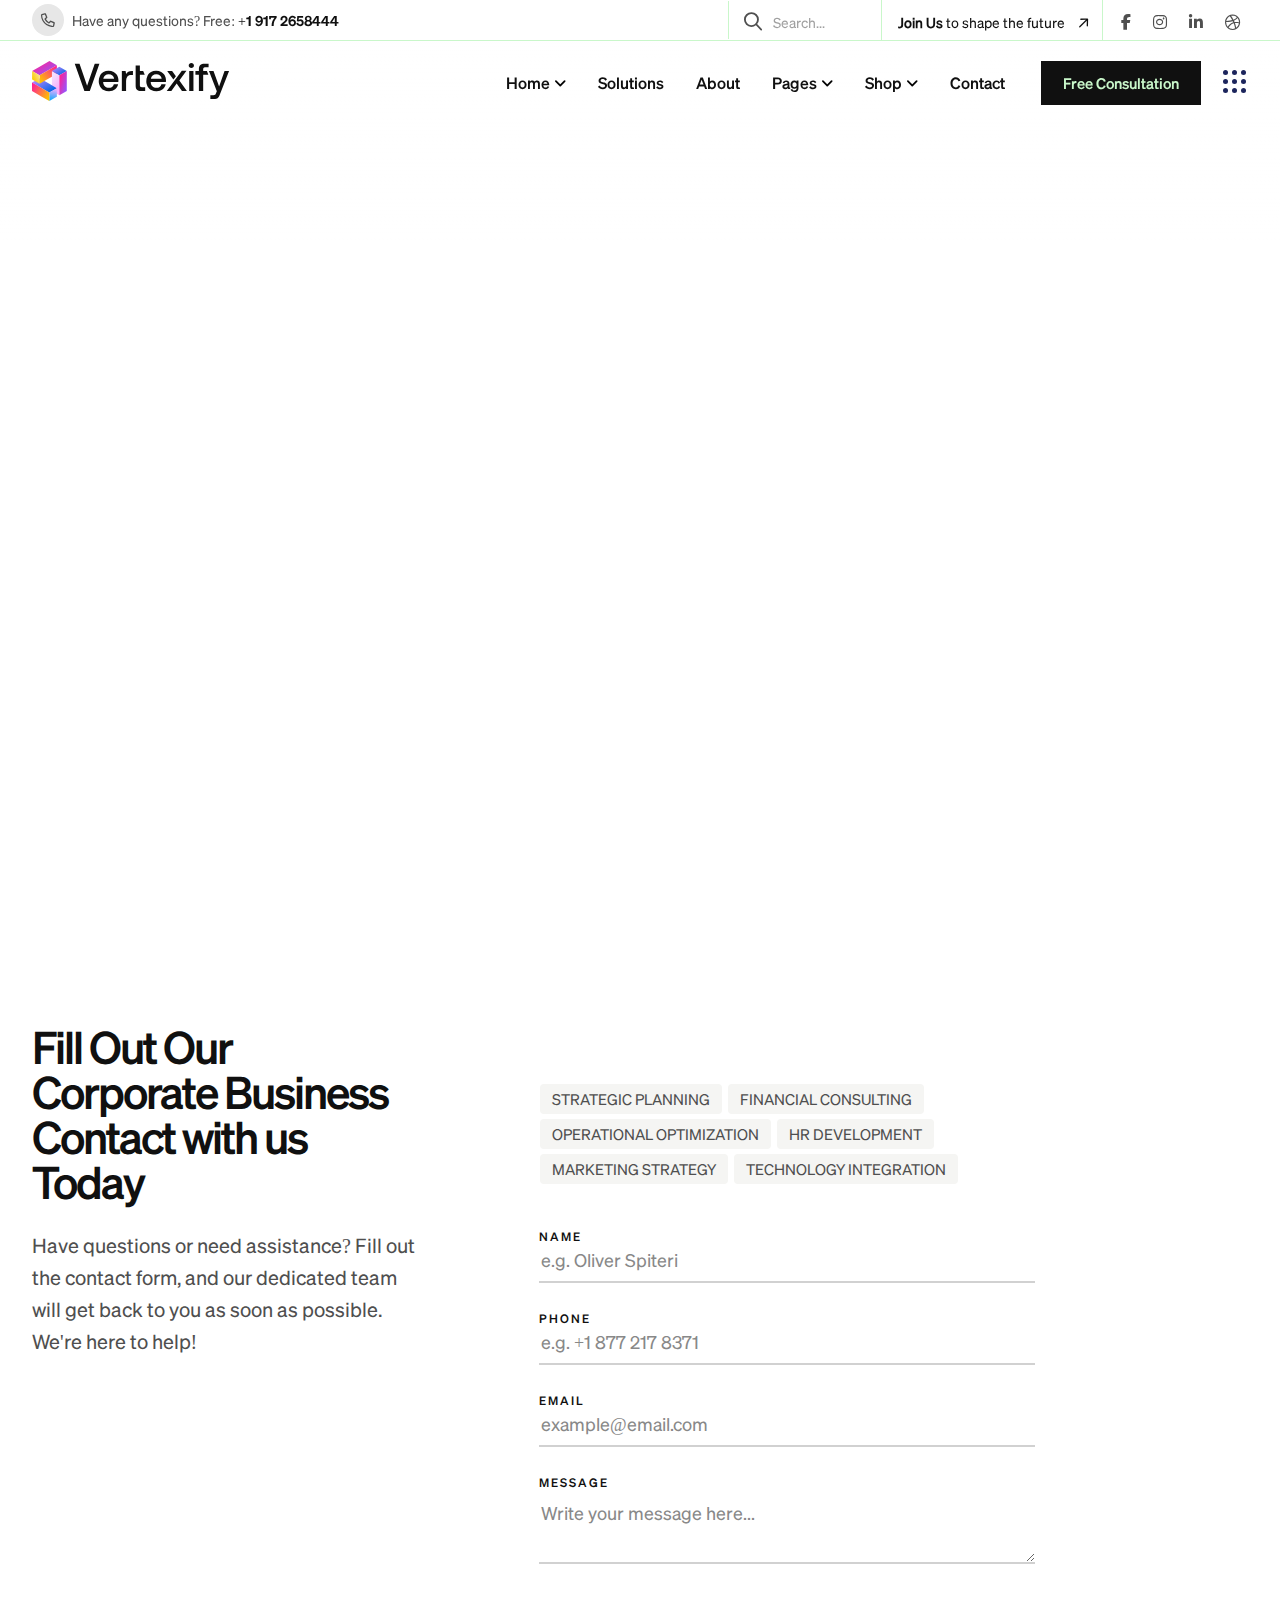
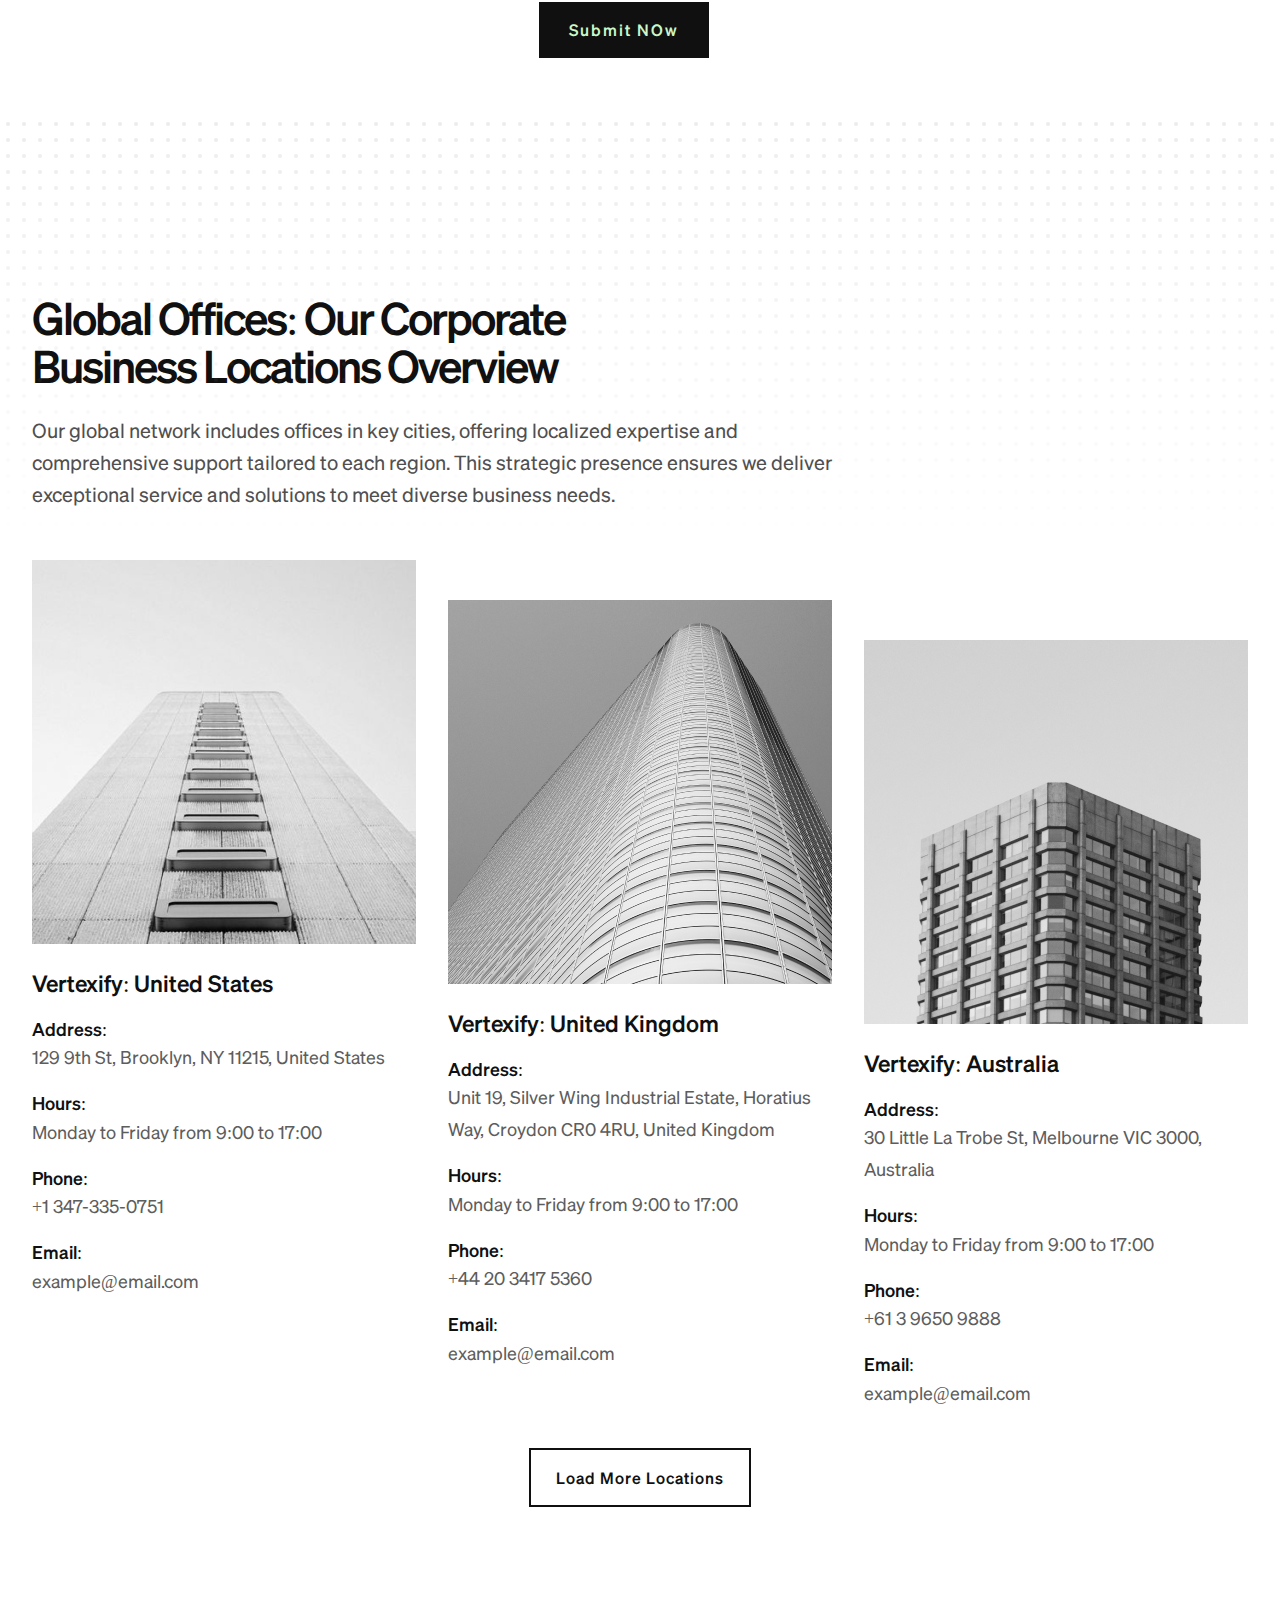
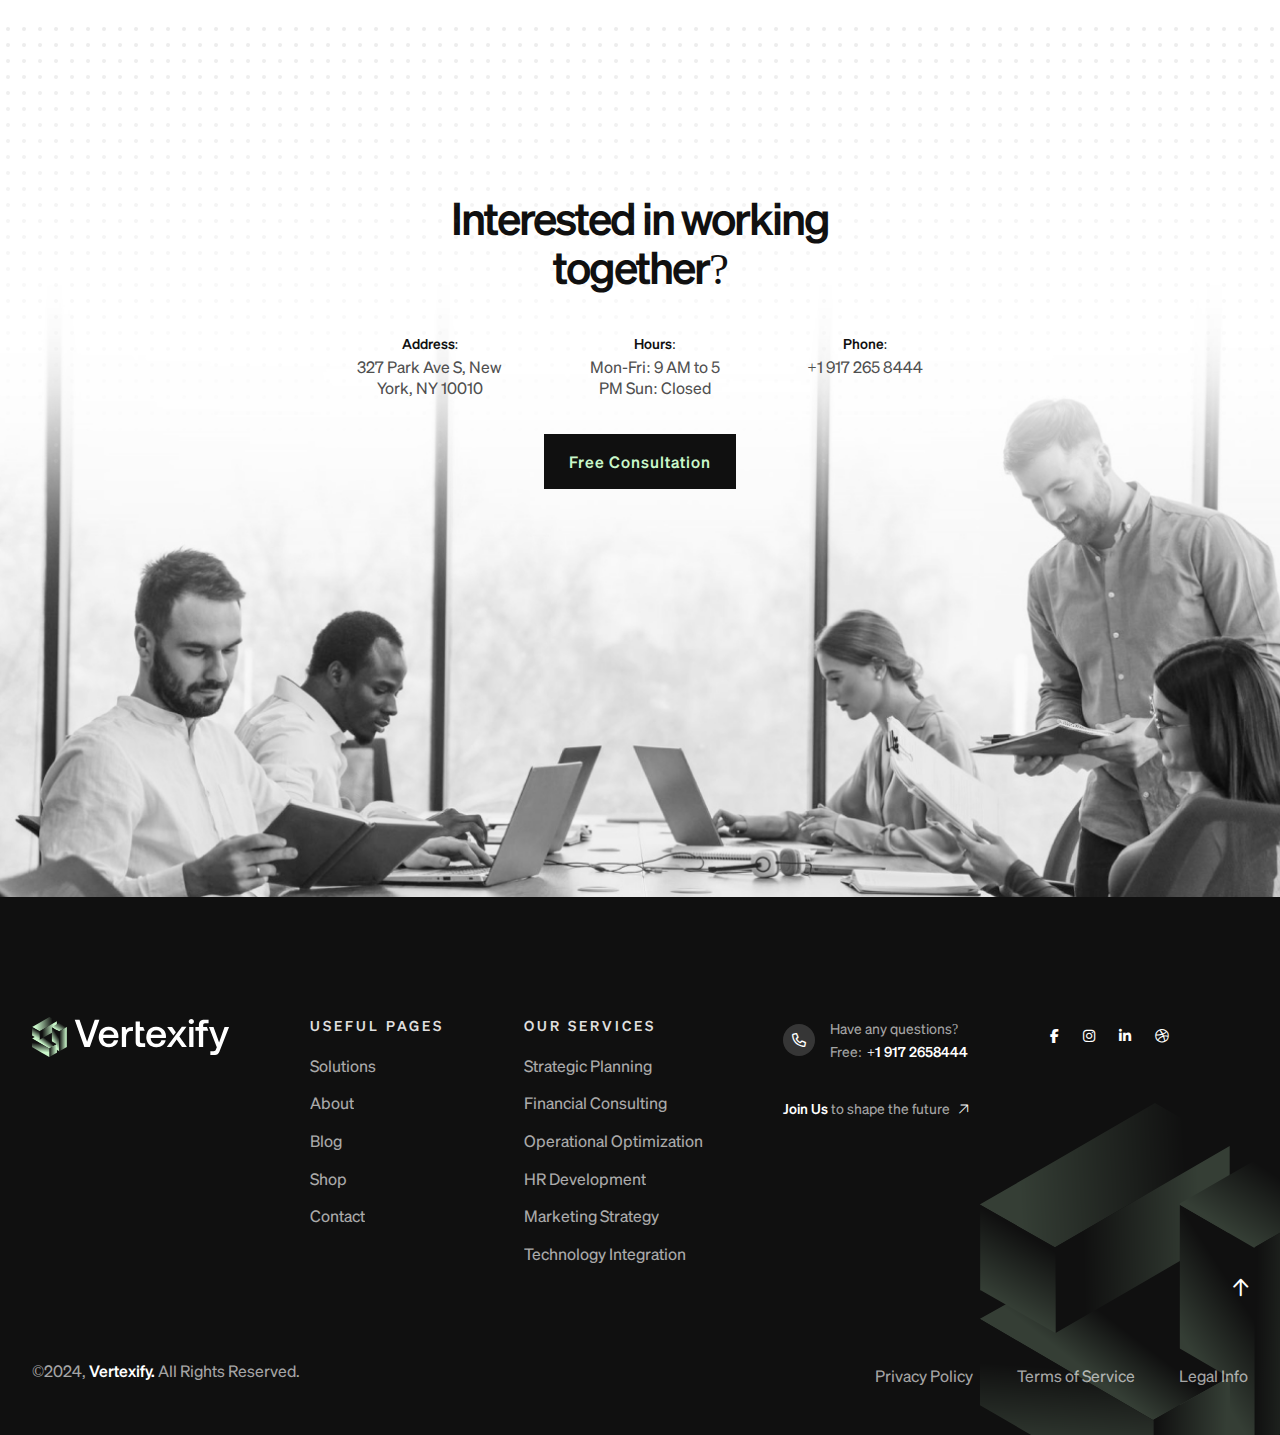
<file: contact.html>
<!DOCTYPE html>
  <html lang="en">
  <head>
  	<meta charset="UTF-8">
  	<title>Contact Page</title>
  	<meta name="description" content="Vertexify. - Business Consulting WordPress Theme">
  	<meta name="keywords" content="accountant, advertising, adviser, business, company, consultant, consulting, corporate, finance, financial advisor, human resources, insurance, legal, marketing, multipurpose">
  	<meta name="author" content="Themexriver">
  	<link rel="shortcut icon" href="assets/img/logo/fv-1.svg" type="image/x-icon">
  	<!-- Mobile Specific Meta -->
  	<meta name="viewport" content="width=device-width, initial-scale=1">


  	<link rel="stylesheet" href="assets/css/bootstrap.min.css">
  	<link rel="stylesheet" href="assets/css/fontawesome.min.css">
  	<link rel="stylesheet" href="assets/css/flaticon.css">
  	<link rel="stylesheet" href="assets/css/animate.css">
  	<link rel="stylesheet" href="assets/css/swiper.min.css">
  	<link rel="stylesheet" href="assets/css/jquery-ui.css"> 
  	<link rel="stylesheet" href="assets/css/magnific-popup.css">
  	<link rel="stylesheet" href="assets/css/style.css">
  </head>
  <body class="home-1">
  	<div id="preloader">
  		<div class="preloader-logo">
  			<img src="assets/img/shape/logo_shape.svg" alt="">
  		</div>
  	</div>

<!-- Start of Header section
	============================================= --> 
	<header id="vt-header" class="vt-header-section header_style_one txa_sticky_header">
		<div class="header-top-area">
			<div class="container">
				<div class="header-top d-flex justify-content-between">
					<div class="top-cta d-flex align-items-center">
						<i class="far fa-phone"></i> <span>Have any questions? Free: <a href="#">+1 917 2658444</a></span>
					</div>
					<div class="top-action d-flex align-items-center">
						<div class="header-search search_btn_toggle">
							<span>Search...</span>
						</div>
						<div class="action-text">
							<a href="#"><span>Join Us</span> to shape the future <i class="far fa-arrow-right"></i></a>
						</div>
						<div class="action-social">
							<a href="#"><i class="fab fa-facebook-f"></i></a>
							<a href="#"><i class="fab fa-instagram"></i></a>
							<a href="#"><i class="fab fa-linkedin-in"></i></a>
							<a href="#"><i class="fab fa-dribbble"></i></a>
						</div>
					</div>
				</div>
			</div>
		</div>
		<div class="vt-header-navigation-content">
			<div class="container">
				<div class="vt-header-navigation d-flex align-items-center justify-content-between">
					<div class="brand-logo">
						<a href="#"><img src="assets/img/logo/logo-1.svg" alt=""></a> 
					</div>
					<div class="main-navigation-cta d-flex align-items-center ">
						<nav class="main-navigation clearfix ul-li">
							<ul id="main-nav" class="nav navbar-nav clearfix">
								<li class="dropdown active">
									<a href="!#">Home</a>
									<ul class="dropdown-menu clearfix">
										<li><a class="active" href="index.html">Corporate Business</a></li>
										<li><a href="index-2.html">Corporate Business Dark</a></li>
										<li><a href="index-3.html">Corporate Business Modern</a></li>
										<li><a href="index-4.html">Trendy Business</a></li>
										<li><a href="index-5.html">Business Classic</a></li>
										<li><a href="index-6.html">Business Consulting</a></li>
									</ul>
								</li>
								<li><a href="about.html">Solutions</a></li>
								<li><a href="about.html">About</a></li>
								<li class="dropdown">
									<a href="!#">Pages</a>
									<ul class="dropdown-menu clearfix">
										<li><a href="service.html">Services</a></li>
										<li class="dropdown">
											<a href="service-single.html">Services Details</a>
											<ul class="dropdown-menu clearfix">
												<li><a href="service-single.html">Construction </a></li>
												<li><a href="service-single-2.html">Architect Design</a></li>
												<li><a href="service-single-3.html">Interior Design</a></li>
												<li><a href="service-single-4.html">3D Animation</a></li>
												<li><a href="service-single-5.html">House Renovation</a></li>
												<li><a href="service-single-6.html">Ideas & Inspiration</a></li>
											</ul>
										</li>
										<li><a href="team.html">Team Page</a></li>
										<li class="dropdown">
											<a href="service-single.html">Blog</a>
											<ul class="dropdown-menu clearfix">
												<li><a href="service-single.html">Construction</a></li>
												<li><a href="service-single-2.html">Architect Design</a></li>
												<li><a href="service-single-3.html">Interior Design</a></li>
												<li><a href="service-single-4.html">3D Animation</a></li>
												<li><a href="service-single-5.html">House Renovation</a></li>
												<li><a href="service-single-6.html">Ideas & Inspiration</a></li>
											</ul>
										</li>
										<li><a href="faq.html">FAQ Page</a></li>
										<li><a href="pricing.html">Pricing Page</a></li>
										<li><a href="testimonial.html">Testimonial Page</a></li>
										<li><a href="contact.html">Contact Page</a></li>
										<li><a href="booking.html">Booking Page</a></li>
									</ul>
								</li>
								<li class="dropdown">
									<a href="!#">Shop</a>
									<ul class="dropdown-menu clearfix"> 
										<li><a href="shop.html">Shop Page </a></li>
										<li><a href="shop-single.html">Shop Details</a></li>
									</ul>
								</li>
								<li><a href="about.html">Contact</a></li>
							</ul>
						</nav>
						<div class="header-cta-btn">
							<a href="#">Free Consultation</a>
						</div>
						<div class="off-canvas-btn d-flex align-items-center justify-content-center">
							<button class="canvas-trigger offcanvas_toggle">
								<span></span>
								<span></span>
								<span></span>
								<span></span>
								<span></span>
								<span></span>
								<span></span>
								<span></span>
								<span></span>
							</button>
						</div>
						<button class="mobile-menu-btn mobile_menu_button open_mobile_menu">
							<span></span>
							<span></span>
							<span></span>
						</button>
					</div>
				</div>
			</div>
		</div>
	</header>
	<!-- Mobile Menu -->
	<div class="mobile_menu lenis lenis-smooth position-relative">
		<div class="mobile_menu_wrap">
			<div class="mobile_menu_overlay open_mobile_menu"></div>
			<div class="mobile_menu_content">
				<div class="mobile_menu_close open_mobile_menu">
					<i class="fal fa-times"></i>
				</div>
				<div class="m-brand-logo">
					<a href="#"><img src="assets/img/logo/logo-2.svg" alt=""></a> 
				</div>
				<div class="mobile-search-bar position-relative">
					<form action="#">
						<input type="text" name="search" placeholder="Keywords">
						<button><i class="fal fa-search"></i></button>
					</form>
				</div>
				<nav class="mobile-main-navigation  clearfix ul-li">
					<ul id="m-main-nav" class="nav navbar-nav clearfix">
						<li class="dropdown active">
							<a href="!#">Home</a>
							<ul class="dropdown-menu clearfix">
								<li><a class="active" href="index.html">Corporate Business</a></li>
								<li><a href="index-2.html">Corporate Business Dark</a></li>
								<li><a href="index-3.html">Corporate Business Modern</a></li>
								<li><a href="index-4.html">Trendy Business</a></li>
								<li><a href="index-5.html">Business Classic</a></li>
								<li><a href="index-6.html">Business Consulting</a></li>
							</ul>
						</li>
						<li><a href="about.html">Solutions</a></li>
						<li><a href="about.html">About</a></li>
						<li class="dropdown">
							<a href="!#">Pages</a>
							<ul class="dropdown-menu clearfix">
								<li><a href="service.html">Services</a></li>
								<li class="dropdown">
									<a href="service-single.html">Services Details</a>
									<ul class="dropdown-menu clearfix">
										<li><a href="service-single.html">Construction </a></li>
										<li><a href="service-single-2.html">Architect Design</a></li>
										<li><a href="service-single-3.html">Interior Design</a></li>
										<li><a href="service-single-4.html">3D Animation</a></li>
										<li><a href="service-single-5.html">House Renovation</a></li>
										<li><a href="service-single-6.html">Ideas & Inspiration</a></li>
									</ul>
								</li>
								<li><a href="team.html">Team Page</a></li>
								<li class="dropdown">
									<a href="service-single.html">Blog</a>
									<ul class="dropdown-menu clearfix">
										<li><a href="service-single.html">Construction</a></li>
										<li><a href="service-single-2.html">Architect Design</a></li>
										<li><a href="service-single-3.html">Interior Design</a></li>
										<li><a href="service-single-4.html">3D Animation</a></li>
										<li><a href="service-single-5.html">House Renovation</a></li>
										<li><a href="service-single-6.html">Ideas & Inspiration</a></li>
									</ul>
								</li>
								<li><a href="faq.html">FAQ Page</a></li>
								<li><a href="pricing.html">Pricing Page</a></li>
								<li><a href="testimonial.html">Testimonial Page</a></li>
								<li><a href="contact.html">Contact Page</a></li>
								<li><a href="booking.html">Booking Page</a></li>
							</ul>
						</li>
						<li class="dropdown">
							<a href="!#">Shop</a>
							<ul class="dropdown-menu clearfix"> 
								<li><a href="shop.html">Shop Page </a></li>
								<li><a href="shop-single.html">Shop Details</a></li>
							</ul>
						</li>
						<li><a href="about.html">Contact</a></li>
					</ul>
				</nav>
				<div class="ptx-mobile-header-social text-center">
					<a href="#"> <i class="fab fa-instagram"></i></a>
					<a href="#"> <i class="fab fa-linkedin-in"></i></a>
					<a href="#"> <i class="fab fa-facebook"></i></a>
					<a href="#"> <i class="fab fa-youtube"></i></a>
				</div>
			</div>
		</div>
		<!-- /Mobile-Menu -->
	</div>
	<!-- offcanvas-start -->
	<div class="txa-offcanvas-box lenis lenis-smooth offcanvas_box_active">
		<button class="txa-offcanvas-box-close offcanvas_box_close" aria-label="name" >
			<i class="fa-solid fa-xmark"></i>
		</button>
		<div class="txa-offcanvas-box-container">

			<!-- services -->
			<div class="txa-offcanvas-services-wrap d-lg-block ul-li-block d-none">
				<h5 class="txa-offcanvas-services-title fx-heading-1 fx-font-400">our services:</h5>

				<ul class="txa-offcanvas-services">
					<li>
						<span class="offcanvas-slideup">
							<a class="txa-offcanvas-services-item fx-heading-1 fx-font-400 " href="#" aria-label="name">
								<i class="fa-solid fa-arrow-right"></i>
								Industrial Manufacturing
							</a>
						</span>
					</li>
					<li>
						<span class="offcanvas-slideup">
							<a class="txa-offcanvas-services-item fx-heading-1 fx-font-400 " href="#" aria-label="name">
								<i class="fa-solid fa-arrow-right"></i>
								Building maintenance
							</a>
						</span>
					</li>
					<li>
						<span class="offcanvas-slideup">
							<a class="txa-offcanvas-services-item fx-heading-1 fx-font-400 " href="#" aria-label="name">
								<i class="fa-solid fa-arrow-right"></i>
								Engineering
							</a>
						</span>
					</li>
					<li>
						<span class="offcanvas-slideup">
							<a class="txa-offcanvas-services-item fx-heading-1 fx-font-400 " href="#" aria-label="name">
								<i class="fa-solid fa-arrow-right"></i>
								Construction
							</a>       
						</span>
					</li>
					<li>
						<span class="offcanvas-slideup">
							<a class="txa-offcanvas-services-item fx-heading-1 fx-font-400 " href="#" aria-label="name">
								<i class="fa-solid fa-arrow-right"></i>
								Shipping
							</a>  
						</span>                        
					</li>

				</ul>
			</div>

			<div class="txa-offcanvas-search d-lg-none d-block">
				<form action="#" class="txa-offcanvas-search-form">
					<input class="txa-offcanvas-search-form-input" type="text" aria-label="name" placeholder="Search">
					<button class="txa-offcanvas-search-form-btn" type="button" aria-label="name">
						<i class="fa-solid fa-magnifying-glass"></i>
					</button>
				</form>
			</div>

			<!-- mobile-menu-list -->
			<div class="mobile-menu-navigation d-lg-none d-block">
				<nav class="mobile-main-navigation  clearfix ul-li">
					<ul id="main-nav" class="nav navbar-nav clearfix">

						<li class="dropdown">
							<a class="is-active" href="!#">home</a>
							<ul class="dropdown-menu clearfix">
								<li>
									<a class="is-active" href="index.html">Industrial</a>
								</li>
								<li>
									<a href="index-2.html">Construction</a>
								</li>
								<li>
									<a href="index-3.html">Building</a>
								</li>
								<li>
									<a href="index-4.html">Shipping</a>
								</li>
								<li>
									<a href="index-5.html">manufacturing</a>
								</li>
								<li>
									<a href="index-5.html">Engineering</a>
								</li>
							</ul>
						</li>

						<li class="dropdown">
							<a href="!#">about</a>

							<ul class="dropdown-menu clearfix">
								<li>
									<a href="#">about one</a>
								</li>
								<li>
									<a href="#">about  two</a>
								</li>
								<li>
									<a href="#">about  three</a>
								</li>
								<li>
									<a href="#">about  details</a>
								</li>
							</ul>
						</li>

						<li class="dropdown">
							<a href="!#">pages</a>
							<ul class="dropdown-menu clearfix">


								<li class="dropdown">
									<a href="!#">projects</a>
									<ul class="dropdown-menu clearfix">
										<li>
											<a href="#">projects one</a>
										</li>
										<li>
											<a href="#">projects two</a>
										</li>
										<li>
											<a href="#">projects details</a>
										</li>
									</ul>
								</li>


								<li>
									<a href="prices.html">prices</a>
								</li>

								<li>
									<a href="gallery.html">gallery</a>
								</li>

								<li>
									<a href="privacy-policy.html">privacy policy</a>
								</li>

								<li>
									<a href="error.html">404</a>
								</li>

							</ul>
						</li>

						<li class="dropdown">
							<a href="!#">elements</a>

							<ul class="dropdown-menu clearfix">
								<li>
									<a href="#">elements one</a>
								</li>
								<li>
									<a href="#">elements  two</a>
								</li>
								<li>
									<a href="#">elements  three</a>
								</li>
							</ul>
						</li>

						<li  class="dropdown">
							<a href="!#">news</a>

							<ul class="dropdown-menu clearfix">
								<li>
									<a href="#">Blog one</a>
								</li>
								<li>
									<a href="#">Blog details</a>
								</li>
							</ul>
						</li>

						<li>
							<a href="#">contact</a>
						</li>

					</ul>
				</nav>
			</div>

			<div class="txa-offcanvas-content">

				<!-- contact -->
				<div class="txa-offcanvas-content-box  ul-li-block">
					<h6 class="txa-offcanvas-content-box-title fx-heading-1 text-capitalize fx-font-400">quick contact:</h6>

					<ul class="txa-offcanvas-contact">
						<li class="fx-heading-1 fix" >
							<span class="offcanvas-slideup">
								<i class="fa-solid fa-location-dot"></i>
								the londoner <br> 83 the strand, sliema, malta.
							</span>
						</li>
						<li class="fx-heading-1 fix" >
							<span class="offcanvas-slideup">
								<a  href="#" aria-label="name">
									<i class="fa-solid fa-phone"></i>
									+1 917 265 8444
								</a>
							</span>

						</li>
						<li class="fx-heading-1 fix" >
							<span class="offcanvas-slideup">
								<a  href="#" aria-label="name">
									<i class="fa-solid fa-envelope-open-text"></i>
									example@email.com
								</a>
							</span>

						</li>
					</ul>
				</div>

				<!-- socail -->
				<div class="txa-offcanvas-content-box ul-li-block">
					<h6 class="txa-offcanvas-content-box-title text-capitalize fx-heading-1 fx-font-400">we're on social media:</h6>

					<ul class="txa-offcanvas-social">
						<li>
							<span class="offcanvas-slideup">
								<a href="#" class="txa-offcanvas-social-item fx-heading-1 fx-font-500 " aria-label="name">
									<i class="fa-brands fa-linkedin-in"></i>
									linkedin
								</a>
							</span>

						</li>
						<li>
							<span class="offcanvas-slideup">
								<a href="#" class="txa-offcanvas-social-item fx-heading-1 fx-font-500 " aria-label="name">
									<i class="fa-brands fa-facebook-f"></i> 
									facebook
								</a>
							</span>

						</li>
						<li>
							<span class="offcanvas-slideup">
								<a href="#" class="txa-offcanvas-social-item fx-heading-1 fx-font-500 " aria-label="name">
									<i class="fa-brands fa-x-twitter"></i>
									twitter
								</a>
							</span>

						</li>
						<li>
							<span class="offcanvas-slideup">
								<a href="#" class="txa-offcanvas-social-item fx-heading-1 fx-font-500" aria-label="name">
									<i class="fa-brands fa-instagram"></i>
									instagram
								</a>
							</span>

						</li>

					</ul>
				</div>

			</div>
		</div>
	</div>
	<!-- search-popup -->
	<div class="txa-search-box search_box_active ">

		<div class="txa-search-container">
			<div class="txa-search-wrap text-center mb-55">
				<h5 class="txa-search-title fx-heading-1 fx-font-500">Search</h5>
				<form action="#" class="txa-search-form">
					<input class="txa-search-form-input" type="text" placeholder="What are you looking for?...">
				</form>
			</div>

			<div class="txa-search-tag-wrap text-center">
				<h6 class="txa-search-tag-title fx-font-400 fx-heading-1">People also search for:</h6>
				<div class="txa-search-tag d-inline-flex flex-wrap  ">
					<a href="#" aria-label="name" class="txa-search-tag-item fx-heading-1 fx-font-500" >Corporate</a>
					<a href="#" aria-label="name" class="txa-search-tag-item fx-heading-1 fx-font-500" >Business</a>
					<a href="#" aria-label="name" class="txa-search-tag-item fx-heading-1 fx-font-500" >Consulting</a>
					<a href="#" aria-label="name" class="txa-search-tag-item fx-heading-1 fx-font-500" >Finance</a>
					<a href="#" aria-label="name" class="txa-search-tag-item fx-heading-1 fx-font-500" >Reports</a>
				</div>
			</div>
		</div>

		<button aria-label="search-close" type="button" class="txa-search-box-close search_box_close">
			<i class="fa-solid fa-xmark"></i>
		</button>
	</div>
<!-- Start of Header section
	============================================= -->

<!-- Start of Google Map  section
	============================================= -->
	<section id="vt-google-map" class="vt-google-map-section position-relative">
		<div class="vt-vertical-shape-2 txt_item_active">
			<span></span>
			<span></span>
			<span></span>
		</div>
		<div class="vt-contact-map">
			<iframe class="map" src="https://www.google.com/maps/embed?pb=!1m14!1m12!1m3!1d6209.242755903148!2d-77.04363602434464!3d38.90977276948481!2m3!1f0!2f0!3f0!3m2!1i1024!2i768!4f13.1!5e0!3m2!1sen!2sus!4v1394992895496"  height="850" width="100%"></iframe>
		</div> 
		<div class="">
			
		</div>
	</section>	
<!-- Start of Google Map  section
	============================================= -->

<!-- Start of Contact form  section
	============================================= -->
	<section id="vt-contact-form" class="vt-contact-form-section pt-115">
		<div class="container">
			<div class="vt-contact-content  d-flex">
				<div class="vt-contact-text-wrap page_version">
					<div class="vt-section-title ver_2 headline pera-content vt-text">
						<div class="subtitle wow fadeInRight"  data-wow-delay="400ms" data-wow-duration="1000ms">
							Connect with Us
						</div>
						<h2 class="section_title vt-title vt-title-ani">Fill Out Our Corporate Business Contact with us Today</h2>
						<p>Have questions or need assistance? Fill out the contact form, and our dedicated team will get back to you as soon as possible. We're here to help!</p>
					</div>
				</div>
				<div class="vt-contact-form page_version headline pera-content">
					<h3 class="wow" data-splitting="" >What can we help you with? </h3>
					<div class="vt-contact-form-area">
						<form action="#" method="post">
							<div class="vt-contact-form-option">
								<label class="contact-select">
									<input type="radio" id="age1" name="age" value="">
									<span>Strategic Planning</span>
								</label>
								<label class="contact-select">
									<input type="radio" id="age2" name="age" value="">
									<span>Financial Consulting</span>
								</label> 
								<label class="contact-select">
									<input type="radio" id="age3" name="age" value="">
									<span>Operational Optimization</span>
								</label>
								<label class="contact-select">
									<input type="radio" id="age4" name="age" value="">
									<span>HR Development</span>
								</label>
								<label class="contact-select">
									<input type="radio" id="age5" name="age" value="">
									<span>Marketing Strategy</span>
								</label>
								<label class="contact-select">
									<input type="radio" id="age6" name="age" value="">
									<span>Technology Integration</span>
								</label>
							</div>
							<div class="vt-contact-form-input">
								<div class="input-field">
									<label class="f-lebel text-uppercase">Name</label>
									<input type="text" placeholder="e.g. Oliver Spiteri">
								</div>
								<div class="input-field">
									<label class="f-lebel text-uppercase">Phone</label>
									<input type="text" placeholder="e.g. +1 877 217 8371">
								</div>
								<div class="input-field">
									<label class="f-lebel text-uppercase">Email</label>
									<input type="text" placeholder="example@email.com">
								</div>
								<div class="input-field">
									<label class="f-lebel text-uppercase">Message</label>
									<textarea name="message" id="text" placeholder="Write your message here..."></textarea>
								</div>
							</div>
							<button>Submit NOw</button>
						</form>
					</div>
				</div>
			</div>
		</div>
	</section>	
<!-- End of Contact form  section
	============================================= -->

<!-- Start of office feed  section
	============================================= -->
	<section id="vt-office-feed" class="vt-office-feed-section position-relative pt-120 pb-120">
		<div class="contact-pattern position-absolute">
			<img src="assets/img/bg/pattern.png" alt="">
		</div>
		<div class="container">
			<div class="vt-section-title ver_2 headline pera-content">
				<div class="subtitle wow fadeInRight"  data-wow-delay="400ms" data-wow-duration="1000ms">
					Our Global Presence
				</div>
				<h2 class="section_title vt-title vt-title-ani">Global Offices: Our Corporate Business Locations Overview</h2>
				<p>Our global network includes offices in key cities, offering localized expertise and comprehensive support tailored to each region. This strategic presence ensures we deliver exceptional service and solutions to meet diverse business needs.</p>
			</div>
			<div class="vt-office-feed-content pt-50">
				<div class="row justify-content-center">
					<div class="col-lg-4">
						<div class="vt-office-feed-item">
							<div class="item-img">
								<img src="assets/img/about/of1.jpg" alt="">
							</div>
							<div class="item-text headline">
								<h2>Vertexify: United States</h2>
								<div class="item-info headline">
									<h3>Address:</h3>
									<span>129 9th St, Brooklyn, NY 11215, United States</span>
								</div>
								<div class="item-info headline">
									<h3>Hours:</h3>
									<span>Monday to Friday from 9:00 to 17:00</span>
								</div>
								<div class="item-info headline">
									<h3>Phone:</h3>
									<span>+1 347-335-0751</span>
								</div>
								<div class="item-info headline">
									<h3>Email:</h3>
									<span>example@email.com</span>
								</div>
							</div>
						</div>
					</div>
					<div class="col-lg-4">
						<div class="vt-office-feed-item">
							<div class="item-img">
								<img src="assets/img/about/of2.jpg" alt="">
							</div>
							<div class="item-text headline">
								<h2>Vertexify: United Kingdom</h2>
								<div class="item-info headline">
									<h3>Address:</h3>
									<span>Unit 19, Silver Wing Industrial Estate, Horatius Way, Croydon CR0 4RU, United Kingdom</span>
								</div>
								<div class="item-info headline">
									<h3>Hours:</h3>
									<span>Monday to Friday from 9:00 to 17:00</span>
								</div>
								<div class="item-info headline">
									<h3>Phone:</h3>
									<span>+44 20 3417 5360</span>
								</div>
								<div class="item-info headline">
									<h3>Email:</h3>
									<span>example@email.com</span>
								</div>
							</div>
						</div>
					</div>
					<div class="col-lg-4">
						<div class="vt-office-feed-item">
							<div class="item-img">
								<img src="assets/img/about/of3.jpg" alt="">
							</div>
							<div class="item-text headline">
								<h2>Vertexify: Australia</h2>
								<div class="item-info headline">
									<h3>Address:</h3>
									<span>30 Little La Trobe St,
									Melbourne VIC 3000, Australia</span>
								</div>
								<div class="item-info headline">
									<h3>Hours:</h3>
									<span>Monday to Friday from 9:00 to 17:00</span>
								</div>
								<div class="item-info headline">
									<h3>Phone:</h3>
									<span>+61 3 9650 9888</span>
								</div>
								<div class="item-info headline">
									<h3>Email:</h3>
									<span>example@email.com</span>
								</div>
							</div>
						</div>
					</div>
				</div>
				<div class="vt-btn ver_2 btn-spin text-center mt-20">
					<a href="#">Load More Locations</a>
				</div>
			</div>
		</div>
	</section>	
<!-- End of office feed  section
	============================================= -->		


<!-- Start of Get in touch  section
	============================================= -->
	<section id="vt-get-in-touch" class="vt-get-in-touch-section position-relative" data-background="assets/img/bg/get-bg.jpg">
		<div class="vt-get-in-shape-1 anim_left position-absolute"></div>
		<div class="vt-get-in-shape-2 anim_right position-absolute"></div>
		<div class="contact-pattern position-absolute">
			<img src="assets/img/bg/pattern.png" alt="">
		</div>
		<div class="container">
			<div class="vt-get-in-touch-wrap appear_top">
				<div class="vt-section-title ver_2 headline text-center pera-content">
					<div class="subtitle wow fadeInRight"  data-wow-delay="400ms" data-wow-duration="1000ms">
						Get in Touch
					</div>
					<h2 class="section_title vt-title vt-title-ani">Interested in working together?</h2>
				</div>
				<div class="vt-get-in-touch-content  d-flex justify-content-center text-center flex-wrap">
					<div class="vt-get-in-touch-item headline pera-content">
						<h3>Address:</h3>
						<p>327 Park Ave S,
						New York, NY 10010</p>
					</div>
					<div class="vt-get-in-touch-item headline pera-content">
						<h3>Hours:</h3>
						<p>Mon-Fri: 9 AM to 5 PM
						Sun: Closed</p>
					</div>
					<div class="vt-get-in-touch-item headline pera-content">
						<h3>Phone:</h3>
						<p>+1 917 265 8444</p>
					</div>
				</div>
				<div class="vt-btn mt-35 btn-spin text-center">
					<a href="#">Free Consultation</a>
				</div>
			</div> 
		</div>
	</section>		
<!-- End of Get in touch  section
	============================================= -->

<!-- Start of footer  section
	============================================= -->
	<footer id="vt-footer" class="vt-footer-section position-relative dark_version">
		<span class="vt-footer-shape appear_top position-absolute"><img src="assets/img/shape/logo_shape_2.svg" alt=""></span>
		<div class="container">
			<div class="vt-footer-content position-relative">
				<div class="vt-footer-widget-area pt-120 pb-80 d-flex">
					<div class="vt-footer-widget headline ul-li-block">
						<div class="logo-widget">
							<a href="#"><img src="assets/img/logo/logo-2.svg" alt=""></a>
						</div>
					</div>
					<div class="vt-footer-widget white_color headline ul-li-block">
						<div class="menu-widget">
							<h3 class="widget-title text-uppercase">Useful Pages</h3>
							<ul>
								<li><a href="#">Solutions</a></li>
								<li><a href="#">About</a></li>
								<li><a href="#">Blog</a></li>
								<li><a href="#">Shop</a></li>
								<li><a href="#">Contact</a></li>
							</ul>
						</div>
					</div>
					<div class="vt-footer-widget white_color headline ul-li-block">
						<div class="menu-widget">
							<h3 class="widget-title text-uppercase">Our Services</h3>
							<ul>
								<li><a href="#">Strategic Planning</a></li>
								<li><a href="#">Financial Consulting</a></li>
								<li><a href="#">Operational Optimization</a></li>
								<li><a href="#">HR Development</a></li>
								<li><a href="#">Marketing Strategy</a></li>
								<li><a href="#">Technology Integration</a></li>
							</ul>
						</div>
					</div>
					<div class="vt-footer-widget white_color headline">
						<div class="cta-widget">
							<div class="cta-info d-flex align-items-center">
								<div class="info-icon d-flex justify-content-center align-items-center">
									<i class="far fa-phone"></i>
								</div>
								<div class="info-text">
									<span>Have any questions?</span> <a href="#"><span>Free:</span> +1 917 2658444</a>
								</div>
							</div>
							<div class="cta-text">
								<a href="#"><span>Join Us</span>  to shape the future <i class="fal fa-arrow-right"></i></a>
							</div>
						</div>
					</div>
					<div class="vt-footer-widget white_color headline">
						<div class="social-widget">
							<a href="#"><i class="fab fa-facebook-f"></i></a>
							<a href="#"><i class="fab fa-instagram"></i></a>
							<a href="#"><i class="fab fa-linkedin-in"></i></a>
							<a href="#"><i class="fab fa-dribbble"></i></a>
						</div>
					</div>
				</div>
				<div class="vt-scrollup white_color position-absolute">
					<a class="scrollup" href="#"><i class="far fa-arrow-up"></i></a>
				</div>
			</div> 
			<div class="vt-footer-copyright white_color d-flex">
				<div class="vt-copyright-text">
					©2024, <a href="#">Vertexify.</a> All Rights Reserved.
				</div>
				<div class="vt-copyright-menu ul-li">
					<ul>
						<li><a href="#">Privacy Policy</a></li>
						<li><a href="#">Terms of Service</a></li>
						<li><a href="#">Legal Info</a></li>
					</ul>
				</div>
			</div>
		</div>
	</footer>
<!-- End of footer  section
	============================================= -->				





	<!-- For Js Library -->
	<script src="assets/js/jquery-3.7.0.min.js"></script>
	<script src="assets/js/bootstrap.bundle.min.js"></script>
	<script src="assets/js/swiper-bundle.min.js"></script>
	<script src="assets/js/wow.min.js"></script>
	<script src="assets/js/appear.js"></script>
	<script src="assets/js/gsap.min.js"></script>
	<script src="assets/js/knob.js"></script>
	<script src="assets/js/jqueryui.js"></script>
	<script src="assets/js/jquery.magnific-popup.min.js"></script>
	<script src="assets/js/jquery.marquee.min.js"></script>
	<script src="assets/js/jquery.inputarrow.js"></script>
	<script src="assets/js/isotope.pkgd.min.js"></script>
	<script src="assets/js/imagesloaded.pkgd.min.js"></script>
	<script src="assets/js/masonry.pkgd.min.js"></script>
	<script src="assets/js/jquery.counterup.min.js"></script>
	<script src="assets/js/waypoints.min.js"></script>
	<script src="assets/js/lenis.min.js"></script>
	<script src="assets/js/split-type.min.js"></script>
	<script src="assets/js/ScrollTrigger.min.js"></script>
	<script src="assets/js/SplitText.min.js"></script>
	<script src="assets/js/script.js"></script>

</body>
</html>
</file>
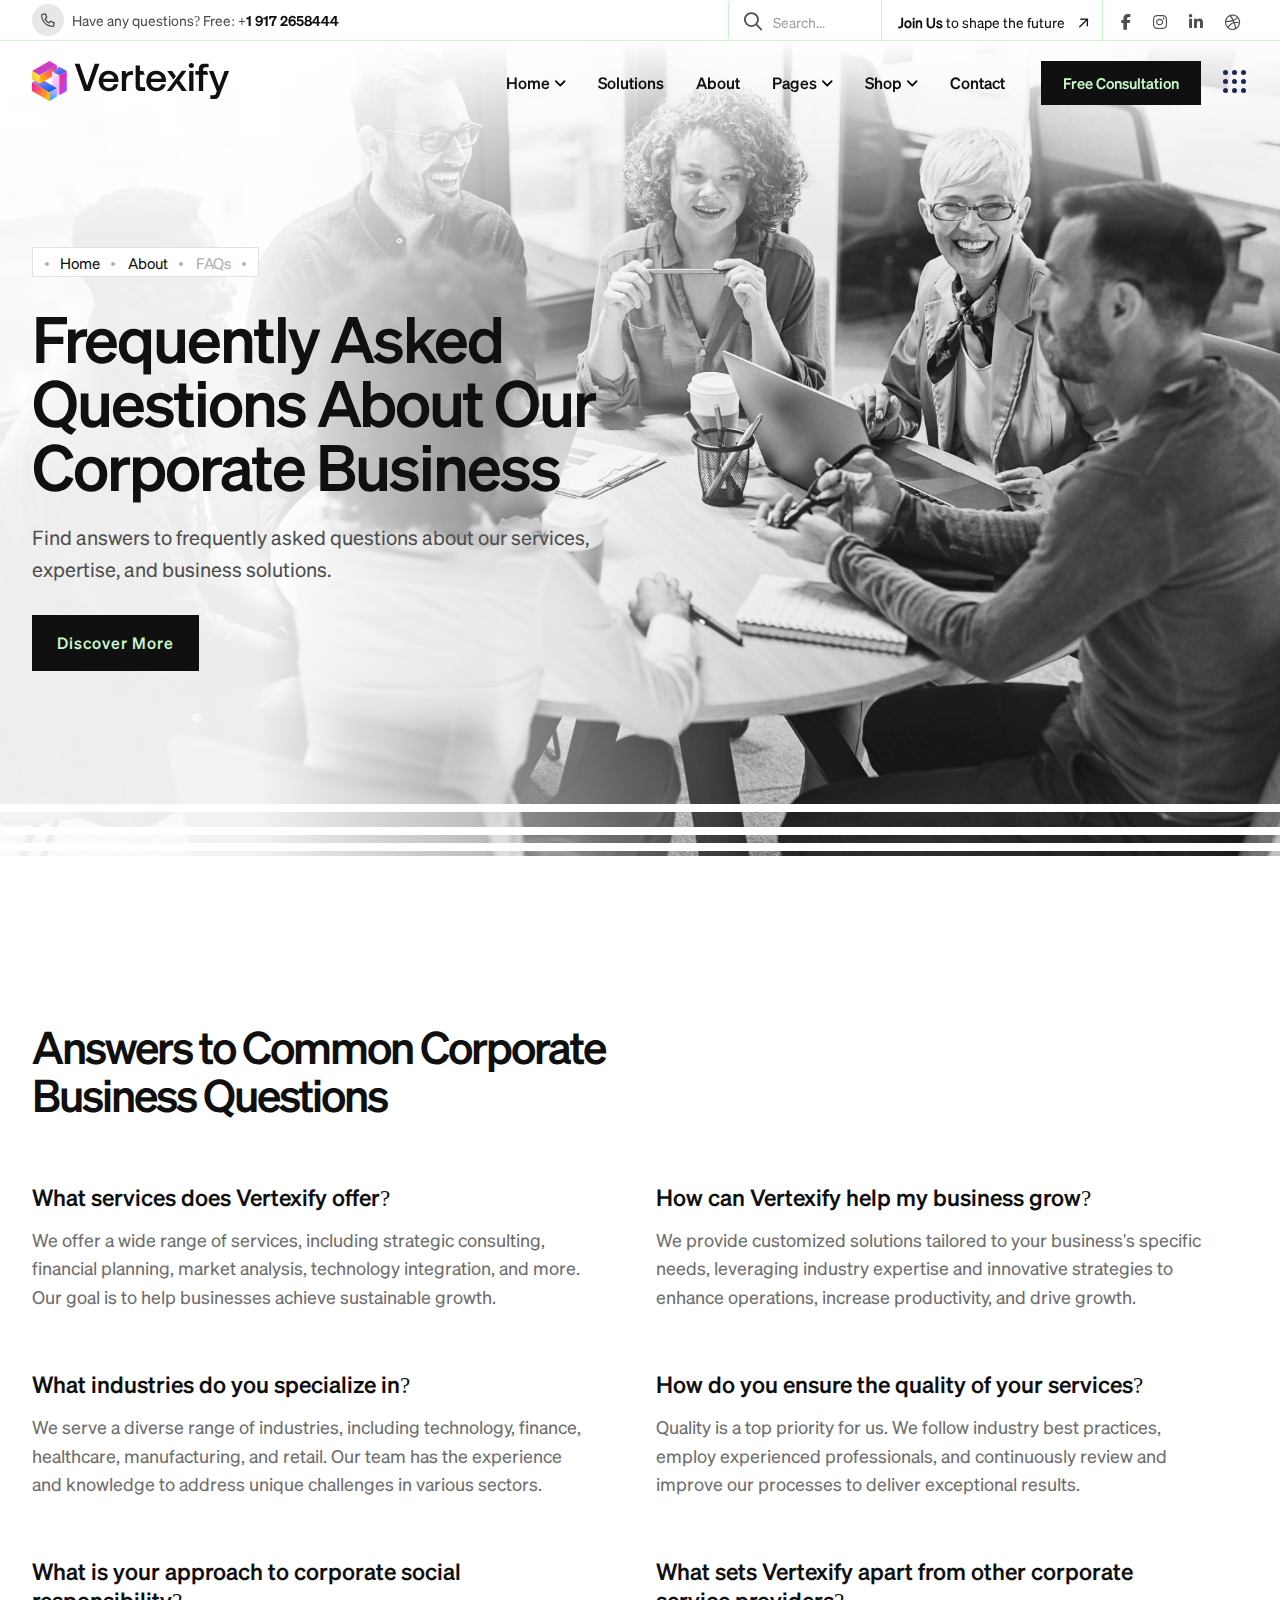
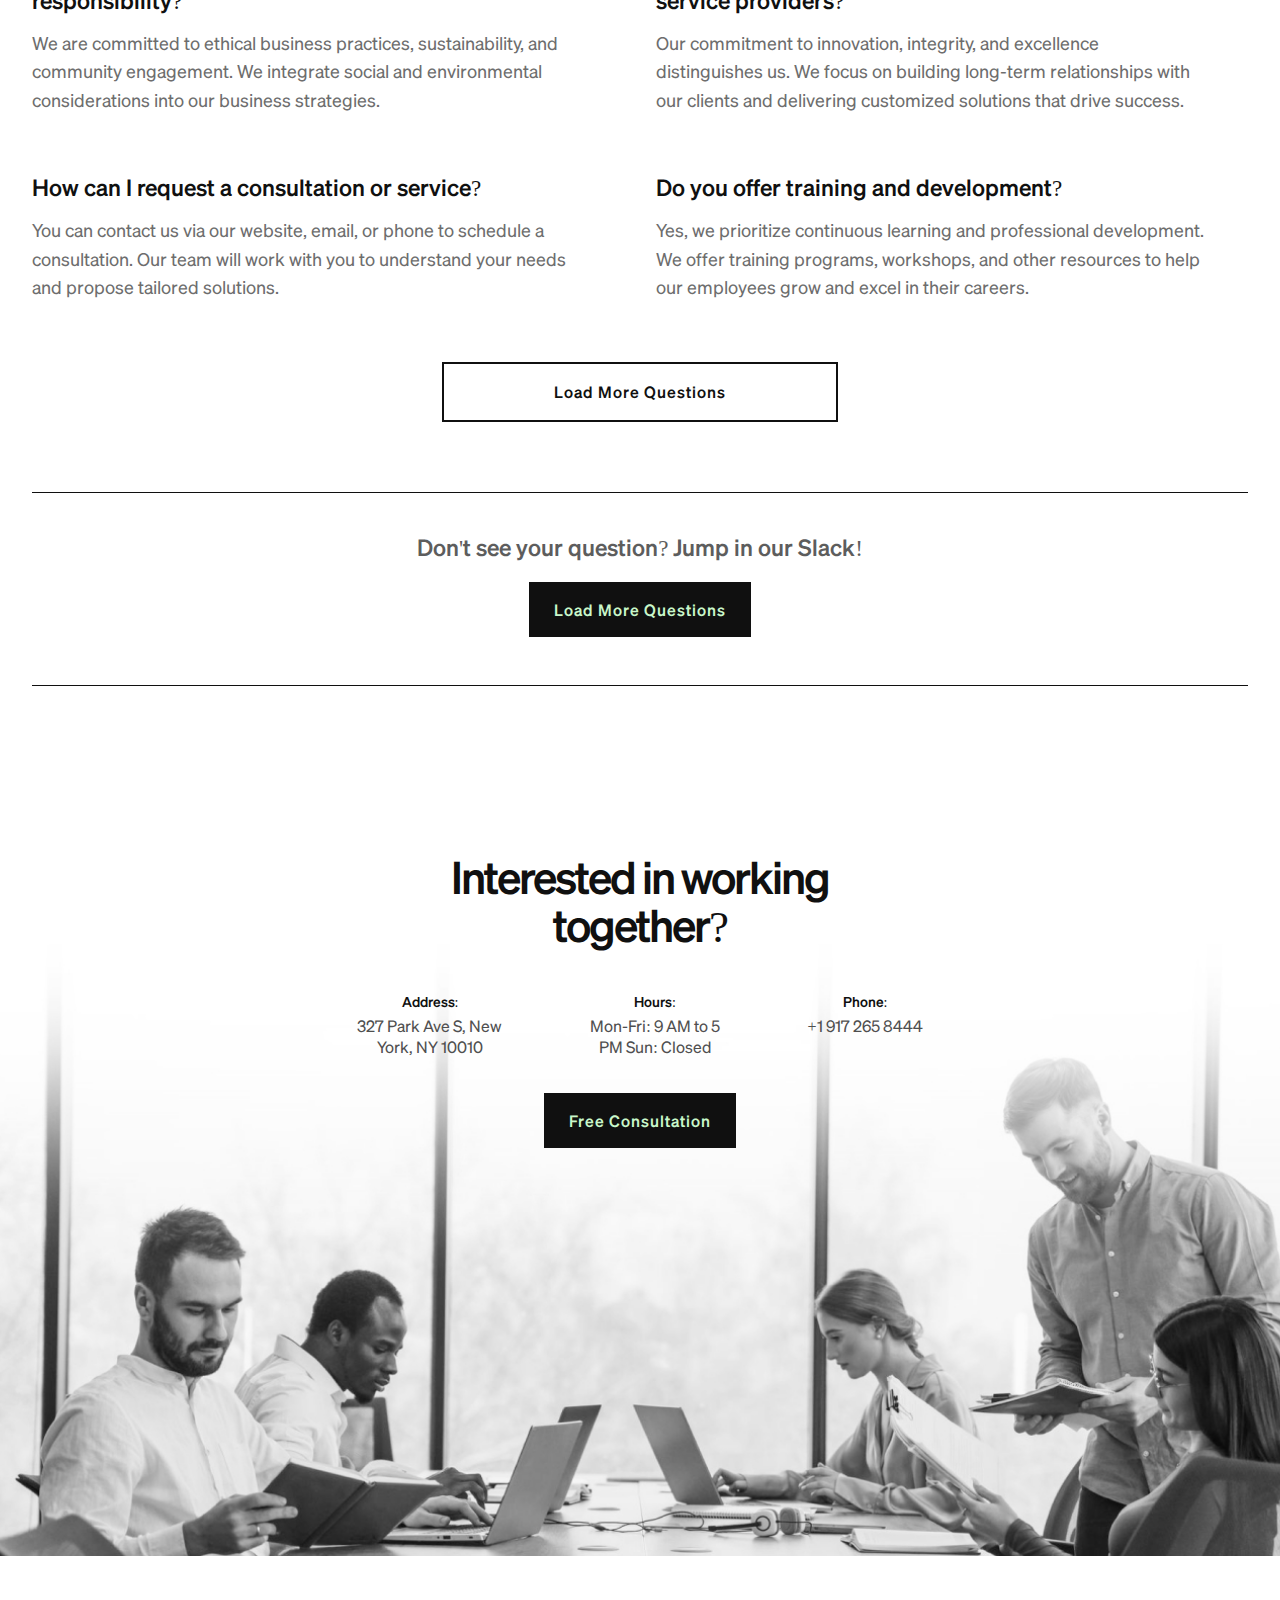
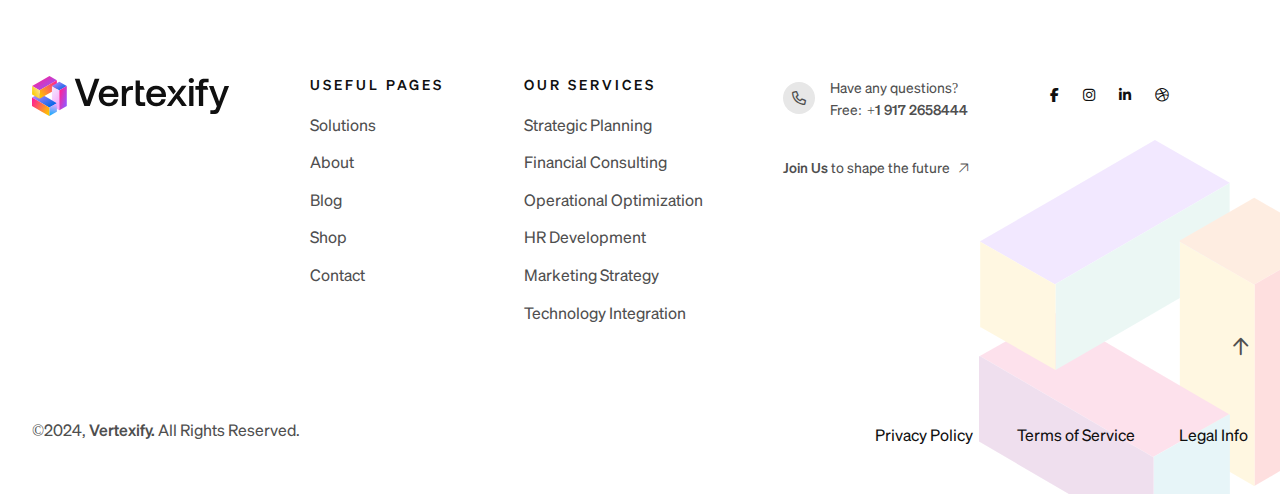
<file: faq.html>
<!DOCTYPE html>
  <html lang="en">
  <head>
  	<meta charset="UTF-8">
  	<title>About FAQs</title>
  	<meta name="description" content="Vertexify. - Business Consulting WordPress Theme">
  	<meta name="keywords" content="accountant, advertising, adviser, business, company, consultant, consulting, corporate, finance, financial advisor, human resources, insurance, legal, marketing, multipurpose">
  	<meta name="author" content="Themexriver">
  	<link rel="shortcut icon" href="assets/img/logo/fv-1.svg" type="image/x-icon">
  	<!-- Mobile Specific Meta -->
  	<meta name="viewport" content="width=device-width, initial-scale=1">


  	<link rel="stylesheet" href="assets/css/bootstrap.min.css">
  	<link rel="stylesheet" href="assets/css/fontawesome.min.css">
  	<link rel="stylesheet" href="assets/css/flaticon.css">
  	<link rel="stylesheet" href="assets/css/animate.css">
  	<link rel="stylesheet" href="assets/css/swiper.min.css">
  	<link rel="stylesheet" href="assets/css/jquery-ui.css"> 
  	<link rel="stylesheet" href="assets/css/magnific-popup.css">
  	<link rel="stylesheet" href="assets/css/style.css">
  </head>
  <body class="home-1">
  	<div id="preloader">
  		<div class="preloader-logo">
  			<img src="assets/img/shape/logo_shape.svg" alt="">
  		</div>
  	</div>

<!-- Start of Header section
	============================================= --> 
	<header id="vt-header" class="vt-header-section header_style_one txa_sticky_header">
		<div class="header-top-area">
			<div class="container">
				<div class="header-top d-flex justify-content-between">
					<div class="top-cta d-flex align-items-center">
						<i class="far fa-phone"></i> <span>Have any questions? Free: <a href="#">+1 917 2658444</a></span>
					</div>
					<div class="top-action d-flex align-items-center">
						<div class="header-search search_btn_toggle">
							<span>Search...</span>
						</div>
						<div class="action-text">
							<a href="#"><span>Join Us</span> to shape the future <i class="far fa-arrow-right"></i></a>
						</div>
						<div class="action-social">
							<a href="#"><i class="fab fa-facebook-f"></i></a>
							<a href="#"><i class="fab fa-instagram"></i></a>
							<a href="#"><i class="fab fa-linkedin-in"></i></a>
							<a href="#"><i class="fab fa-dribbble"></i></a>
						</div>
					</div>
				</div>
			</div>
		</div>
		<div class="vt-header-navigation-content">
			<div class="container">
				<div class="vt-header-navigation d-flex align-items-center justify-content-between">
					<div class="brand-logo">
						<a href="#"><img src="assets/img/logo/logo-1.svg" alt=""></a> 
					</div>
					<div class="main-navigation-cta d-flex align-items-center ">
						<nav class="main-navigation clearfix ul-li">
							<ul id="main-nav" class="nav navbar-nav clearfix">
								<li class="dropdown active">
									<a href="!#">Home</a>
									<ul class="dropdown-menu clearfix">
										<li><a class="active" href="index.html">Corporate Business</a></li>
										<li><a href="index-2.html">Corporate Business Dark</a></li>
										<li><a href="index-3.html">Corporate Business Modern</a></li>
										<li><a href="index-4.html">Trendy Business</a></li>
										<li><a href="index-5.html">Business Classic</a></li>
										<li><a href="index-6.html">Business Consulting</a></li>
									</ul>
								</li>
								<li><a href="about.html">Solutions</a></li>
								<li><a href="about.html">About</a></li>
								<li class="dropdown">
									<a href="!#">Pages</a>
									<ul class="dropdown-menu clearfix">
										<li><a href="service.html">Services</a></li>
										<li class="dropdown">
											<a href="service-single.html">Services Details</a>
											<ul class="dropdown-menu clearfix">
												<li><a href="service-single.html">Construction </a></li>
												<li><a href="service-single-2.html">Architect Design</a></li>
												<li><a href="service-single-3.html">Interior Design</a></li>
												<li><a href="service-single-4.html">3D Animation</a></li>
												<li><a href="service-single-5.html">House Renovation</a></li>
												<li><a href="service-single-6.html">Ideas & Inspiration</a></li>
											</ul>
										</li>
										<li><a href="team.html">Team Page</a></li>
										<li class="dropdown">
											<a href="service-single.html">Blog</a>
											<ul class="dropdown-menu clearfix">
												<li><a href="service-single.html">Construction</a></li>
												<li><a href="service-single-2.html">Architect Design</a></li>
												<li><a href="service-single-3.html">Interior Design</a></li>
												<li><a href="service-single-4.html">3D Animation</a></li>
												<li><a href="service-single-5.html">House Renovation</a></li>
												<li><a href="service-single-6.html">Ideas & Inspiration</a></li>
											</ul>
										</li>
										<li><a href="faq.html">FAQ Page</a></li>
										<li><a href="pricing.html">Pricing Page</a></li>
										<li><a href="testimonial.html">Testimonial Page</a></li>
										<li><a href="contact.html">Contact Page</a></li>
										<li><a href="booking.html">Booking Page</a></li>
									</ul>
								</li>
								<li class="dropdown">
									<a href="!#">Shop</a>
									<ul class="dropdown-menu clearfix"> 
										<li><a href="shop.html">Shop Page </a></li>
										<li><a href="shop-single.html">Shop Details</a></li>
									</ul>
								</li>
								<li><a href="about.html">Contact</a></li>
							</ul>
						</nav>
						<div class="header-cta-btn">
							<a href="#">Free Consultation</a>
						</div>
						<div class="off-canvas-btn d-flex align-items-center justify-content-center">
							<button class="canvas-trigger offcanvas_toggle">
								<span></span>
								<span></span>
								<span></span>
								<span></span>
								<span></span>
								<span></span>
								<span></span>
								<span></span>
								<span></span>
							</button>
						</div>
						<button class="mobile-menu-btn mobile_menu_button open_mobile_menu">
							<span></span>
							<span></span>
							<span></span>
						</button>
					</div>
				</div>
			</div>
		</div>
	</header>
	<!-- Mobile Menu -->
	<div class="mobile_menu lenis lenis-smooth position-relative">
		<div class="mobile_menu_wrap">
			<div class="mobile_menu_overlay open_mobile_menu"></div>
			<div class="mobile_menu_content">
				<div class="mobile_menu_close open_mobile_menu">
					<i class="fal fa-times"></i>
				</div>
				<div class="m-brand-logo">
					<a href="#"><img src="assets/img/logo/logo-2.svg" alt=""></a> 
				</div>
				<div class="mobile-search-bar position-relative">
					<form action="#">
						<input type="text" name="search" placeholder="Keywords">
						<button><i class="fal fa-search"></i></button>
					</form>
				</div>
				<nav class="mobile-main-navigation  clearfix ul-li">
					<ul id="m-main-nav" class="nav navbar-nav clearfix">
						<li class="dropdown active">
							<a href="!#">Home</a>
							<ul class="dropdown-menu clearfix">
								<li><a class="active" href="index.html">Corporate Business</a></li>
								<li><a href="index-2.html">Corporate Business Dark</a></li>
								<li><a href="index-3.html">Corporate Business Modern</a></li>
								<li><a href="index-4.html">Trendy Business</a></li>
								<li><a href="index-5.html">Business Classic</a></li>
								<li><a href="index-6.html">Business Consulting</a></li>
							</ul>
						</li>
						<li><a href="about.html">Solutions</a></li>
						<li><a href="about.html">About</a></li>
						<li class="dropdown">
							<a href="!#">Pages</a>
							<ul class="dropdown-menu clearfix">
								<li><a href="service.html">Services</a></li>
								<li class="dropdown">
									<a href="service-single.html">Services Details</a>
									<ul class="dropdown-menu clearfix">
										<li><a href="service-single.html">Construction </a></li>
										<li><a href="service-single-2.html">Architect Design</a></li>
										<li><a href="service-single-3.html">Interior Design</a></li>
										<li><a href="service-single-4.html">3D Animation</a></li>
										<li><a href="service-single-5.html">House Renovation</a></li>
										<li><a href="service-single-6.html">Ideas & Inspiration</a></li>
									</ul>
								</li>
								<li><a href="team.html">Team Page</a></li>
								<li class="dropdown">
									<a href="service-single.html">Blog</a>
									<ul class="dropdown-menu clearfix">
										<li><a href="service-single.html">Construction</a></li>
										<li><a href="service-single-2.html">Architect Design</a></li>
										<li><a href="service-single-3.html">Interior Design</a></li>
										<li><a href="service-single-4.html">3D Animation</a></li>
										<li><a href="service-single-5.html">House Renovation</a></li>
										<li><a href="service-single-6.html">Ideas & Inspiration</a></li>
									</ul>
								</li>
								<li><a href="faq.html">FAQ Page</a></li>
								<li><a href="pricing.html">Pricing Page</a></li>
								<li><a href="testimonial.html">Testimonial Page</a></li>
								<li><a href="contact.html">Contact Page</a></li>
								<li><a href="booking.html">Booking Page</a></li>
							</ul>
						</li>
						<li class="dropdown">
							<a href="!#">Shop</a>
							<ul class="dropdown-menu clearfix"> 
								<li><a href="shop.html">Shop Page </a></li>
								<li><a href="shop-single.html">Shop Details</a></li>
							</ul>
						</li>
						<li><a href="about.html">Contact</a></li>
					</ul>
				</nav>
				<div class="ptx-mobile-header-social text-center">
					<a href="#"> <i class="fab fa-instagram"></i></a>
					<a href="#"> <i class="fab fa-linkedin-in"></i></a>
					<a href="#"> <i class="fab fa-facebook"></i></a>
					<a href="#"> <i class="fab fa-youtube"></i></a>
				</div>
			</div>
		</div>
		<!-- /Mobile-Menu -->
	</div>
	<!-- offcanvas-start -->
	<div class="txa-offcanvas-box lenis lenis-smooth offcanvas_box_active">
		<button class="txa-offcanvas-box-close offcanvas_box_close" aria-label="name" >
			<i class="fa-solid fa-xmark"></i>
		</button>
		<div class="txa-offcanvas-box-container">

			<!-- services -->
			<div class="txa-offcanvas-services-wrap d-lg-block ul-li-block d-none">
				<h5 class="txa-offcanvas-services-title fx-heading-1 fx-font-400">our services:</h5>

				<ul class="txa-offcanvas-services">
					<li>
						<span class="offcanvas-slideup">
							<a class="txa-offcanvas-services-item fx-heading-1 fx-font-400 " href="#" aria-label="name">
								<i class="fa-solid fa-arrow-right"></i>
								Industrial Manufacturing
							</a>
						</span>
					</li>
					<li>
						<span class="offcanvas-slideup">
							<a class="txa-offcanvas-services-item fx-heading-1 fx-font-400 " href="#" aria-label="name">
								<i class="fa-solid fa-arrow-right"></i>
								Building maintenance
							</a>
						</span>
					</li>
					<li>
						<span class="offcanvas-slideup">
							<a class="txa-offcanvas-services-item fx-heading-1 fx-font-400 " href="#" aria-label="name">
								<i class="fa-solid fa-arrow-right"></i>
								Engineering
							</a>
						</span>
					</li>
					<li>
						<span class="offcanvas-slideup">
							<a class="txa-offcanvas-services-item fx-heading-1 fx-font-400 " href="#" aria-label="name">
								<i class="fa-solid fa-arrow-right"></i>
								Construction
							</a>       
						</span>
					</li>
					<li>
						<span class="offcanvas-slideup">
							<a class="txa-offcanvas-services-item fx-heading-1 fx-font-400 " href="#" aria-label="name">
								<i class="fa-solid fa-arrow-right"></i>
								Shipping
							</a>  
						</span>                        
					</li>

				</ul>
			</div>

			<div class="txa-offcanvas-search d-lg-none d-block">
				<form action="#" class="txa-offcanvas-search-form">
					<input class="txa-offcanvas-search-form-input" type="text" aria-label="name" placeholder="Search">
					<button class="txa-offcanvas-search-form-btn" type="button" aria-label="name">
						<i class="fa-solid fa-magnifying-glass"></i>
					</button>
				</form>
			</div>

			<!-- mobile-menu-list -->
			<div class="mobile-menu-navigation d-lg-none d-block">
				<nav class="mobile-main-navigation  clearfix ul-li">
					<ul id="main-nav" class="nav navbar-nav clearfix">

						<li class="dropdown">
							<a class="is-active" href="!#">home</a>
							<ul class="dropdown-menu clearfix">
								<li>
									<a class="is-active" href="index.html">Industrial</a>
								</li>
								<li>
									<a href="index-2.html">Construction</a>
								</li>
								<li>
									<a href="index-3.html">Building</a>
								</li>
								<li>
									<a href="index-4.html">Shipping</a>
								</li>
								<li>
									<a href="index-5.html">manufacturing</a>
								</li>
								<li>
									<a href="index-5.html">Engineering</a>
								</li>
							</ul>
						</li>

						<li class="dropdown">
							<a href="!#">about</a>

							<ul class="dropdown-menu clearfix">
								<li>
									<a href="#">about one</a>
								</li>
								<li>
									<a href="#">about  two</a>
								</li>
								<li>
									<a href="#">about  three</a>
								</li>
								<li>
									<a href="#">about  details</a>
								</li>
							</ul>
						</li>

						<li class="dropdown">
							<a href="!#">pages</a>
							<ul class="dropdown-menu clearfix">


								<li class="dropdown">
									<a href="!#">projects</a>
									<ul class="dropdown-menu clearfix">
										<li>
											<a href="#">projects one</a>
										</li>
										<li>
											<a href="#">projects two</a>
										</li>
										<li>
											<a href="#">projects details</a>
										</li>
									</ul>
								</li>


								<li>
									<a href="prices.html">prices</a>
								</li>

								<li>
									<a href="gallery.html">gallery</a>
								</li>

								<li>
									<a href="privacy-policy.html">privacy policy</a>
								</li>

								<li>
									<a href="error.html">404</a>
								</li>

							</ul>
						</li>

						<li class="dropdown">
							<a href="!#">elements</a>

							<ul class="dropdown-menu clearfix">
								<li>
									<a href="#">elements one</a>
								</li>
								<li>
									<a href="#">elements  two</a>
								</li>
								<li>
									<a href="#">elements  three</a>
								</li>
							</ul>
						</li>

						<li  class="dropdown">
							<a href="!#">news</a>

							<ul class="dropdown-menu clearfix">
								<li>
									<a href="#">Blog one</a>
								</li>
								<li>
									<a href="#">Blog details</a>
								</li>
							</ul>
						</li>

						<li>
							<a href="#">contact</a>
						</li>

					</ul>
				</nav>
			</div>

			<div class="txa-offcanvas-content">

				<!-- contact -->
				<div class="txa-offcanvas-content-box  ul-li-block">
					<h6 class="txa-offcanvas-content-box-title fx-heading-1 text-capitalize fx-font-400">quick contact:</h6>

					<ul class="txa-offcanvas-contact">
						<li class="fx-heading-1 fix" >
							<span class="offcanvas-slideup">
								<i class="fa-solid fa-location-dot"></i>
								the londoner <br> 83 the strand, sliema, malta.
							</span>
						</li>
						<li class="fx-heading-1 fix" >
							<span class="offcanvas-slideup">
								<a  href="#" aria-label="name">
									<i class="fa-solid fa-phone"></i>
									+1 917 265 8444
								</a>
							</span>

						</li>
						<li class="fx-heading-1 fix" >
							<span class="offcanvas-slideup">
								<a  href="#" aria-label="name">
									<i class="fa-solid fa-envelope-open-text"></i>
									example@email.com
								</a>
							</span>

						</li>
					</ul>
				</div>

				<!-- socail -->
				<div class="txa-offcanvas-content-box ul-li-block">
					<h6 class="txa-offcanvas-content-box-title text-capitalize fx-heading-1 fx-font-400">we're on social media:</h6>

					<ul class="txa-offcanvas-social">
						<li>
							<span class="offcanvas-slideup">
								<a href="#" class="txa-offcanvas-social-item fx-heading-1 fx-font-500 " aria-label="name">
									<i class="fa-brands fa-linkedin-in"></i>
									linkedin
								</a>
							</span>

						</li>
						<li>
							<span class="offcanvas-slideup">
								<a href="#" class="txa-offcanvas-social-item fx-heading-1 fx-font-500 " aria-label="name">
									<i class="fa-brands fa-facebook-f"></i> 
									facebook
								</a>
							</span>

						</li>
						<li>
							<span class="offcanvas-slideup">
								<a href="#" class="txa-offcanvas-social-item fx-heading-1 fx-font-500 " aria-label="name">
									<i class="fa-brands fa-x-twitter"></i>
									twitter
								</a>
							</span>

						</li>
						<li>
							<span class="offcanvas-slideup">
								<a href="#" class="txa-offcanvas-social-item fx-heading-1 fx-font-500" aria-label="name">
									<i class="fa-brands fa-instagram"></i>
									instagram
								</a>
							</span>

						</li>

					</ul>
				</div>

			</div>
		</div>
	</div>
	<!-- search-popup -->
	<div class="txa-search-box search_box_active ">

		<div class="txa-search-container">
			<div class="txa-search-wrap text-center mb-55">
				<h5 class="txa-search-title fx-heading-1 fx-font-500">Search</h5>
				<form action="#" class="txa-search-form">
					<input class="txa-search-form-input" type="text" placeholder="What are you looking for?...">
				</form>
			</div>

			<div class="txa-search-tag-wrap text-center">
				<h6 class="txa-search-tag-title fx-font-400 fx-heading-1">People also search for:</h6>
				<div class="txa-search-tag d-inline-flex flex-wrap  ">
					<a href="#" aria-label="name" class="txa-search-tag-item fx-heading-1 fx-font-500" >Corporate</a>
					<a href="#" aria-label="name" class="txa-search-tag-item fx-heading-1 fx-font-500" >Business</a>
					<a href="#" aria-label="name" class="txa-search-tag-item fx-heading-1 fx-font-500" >Consulting</a>
					<a href="#" aria-label="name" class="txa-search-tag-item fx-heading-1 fx-font-500" >Finance</a>
					<a href="#" aria-label="name" class="txa-search-tag-item fx-heading-1 fx-font-500" >Reports</a>
				</div>
			</div>
		</div>

		<button aria-label="search-close" type="button" class="txa-search-box-close search_box_close">
			<i class="fa-solid fa-xmark"></i>
		</button>
	</div>
<!-- Start of Header section
	============================================= -->

<!-- Start of Breadcrumb  section
	============================================= -->
	<section id="vt-breadcrumb" class="vt-breadcrumb-section position-relative" data-background="assets/img/bg/faq-bread.jpg">
		<div class="vt-vertical-shape-2 txt_item_active">
			<span></span>
			<span></span>
			<span></span>
		</div>
		<div class="container">
			<div class="vt-breadcrumb-content headline pera-content ul-li">
				<ul>
					<li><a href="#">Home</a></li>
					<li><a href="#">About</a></li>
					<li>FAQs</li>
				</ul>
				<h2 class="breadcrumb_title">Frequently Asked Questions About Our Corporate Business</h2>
				<p>Find answers to frequently asked questions about our services, expertise, and business solutions.</p>
				<div class="vt-btn mt-30 btn-spin">
					<a href="#">Discover More</a>
				</div>
			</div>
		</div>
	</section>	
<!-- End of Breadcrumb  section
	============================================= -->

<!-- Start of Faq Feed  section
	============================================= -->
	<section id="vt-faq-feed" class="vt-faq-feed-section pt-115">
		<div class="container">
			<div class="vt-section-title ver_2 headline pera-content">
				<div class="subtitle wow fadeInRight"  data-wow-delay="400ms" data-wow-duration="1000ms">
					Frequently Asked Questions
				</div>
				<h2 class="section_title vt-title vt-title-ani">Answers to Common Corporate Business Questions</h2>
			</div>
			<div class="vt-faq-feed-content pt-65 headline pera-content">
				<div class="row">
					<div class="col-lg-6">
						<div class="vt-faq-feed-item-area">
							<div class="vt-faq-feed-item">
								<h3>What services does Vertexify offer?</h3>
								<p>We offer a wide range of services, including strategic consulting, financial planning, market analysis, technology integration, and more. Our goal is to help businesses achieve sustainable growth.</p>
							</div>
							<div class="vt-faq-feed-item">
								<h3>What industries do you specialize in?</h3>
								<p>We serve a diverse range of industries, including technology, finance, healthcare, manufacturing, and retail. Our team has the experience and knowledge to address unique challenges in various sectors.</p>
							</div>
							<div class="vt-faq-feed-item">
								<h3>What is your approach to corporate social responsibility?</h3>
								<p>We are committed to ethical business practices, sustainability, and community engagement. We integrate social and environmental considerations into our business strategies.</p>
							</div>
							<div class="vt-faq-feed-item">
								<h3>How can I request a consultation or service?</h3>
								<p>You can contact us via our website, email, or phone to schedule a consultation. Our team will work with you to understand your needs and propose tailored solutions.</p>
							</div>
						</div>
					</div>
					<div class="col-lg-6">
						<div class="vt-faq-feed-item-area">
							<div class="vt-faq-feed-item">
								<h3>How can Vertexify help my business grow?</h3>
								<p>We provide customized solutions tailored to your business's specific needs, leveraging industry expertise and innovative strategies to enhance operations, increase productivity, and drive growth.</p>
							</div>
							<div class="vt-faq-feed-item">
								<h3>How do you ensure the quality of your services?</h3>
								<p>Quality is a top priority for us. We follow industry best practices, employ experienced professionals, and continuously review and improve our processes to deliver exceptional results.</p>
							</div>
							<div class="vt-faq-feed-item">
								<h3>What sets Vertexify apart from other corporate service providers?</h3>
								<p>Our commitment to innovation, integrity, and excellence distinguishes us. We focus on building long-term relationships with our clients and delivering customized solutions that drive success.</p>
							</div>
							<div class="vt-faq-feed-item">
								<h3>Do you offer training and development?</h3>
								<p>Yes, we prioritize continuous learning and professional development. We offer training programs, workshops, and other resources to help our employees grow and excel in their careers.</p>
							</div>
						</div>
					</div>
				</div>
				<div class="vt-btn ver_2 btn-spin text-center mt-60 ">
					<a href="#">Load More Questions</a>
				</div>
			</div>
			<div class="vt-faq-cta text-center headline mt-70">
				<h3>Don't see your question? Jump in our Slack!</h3>
				<div class="vt-btn btn-spin text-center mt-20">
					<a href="#">Load More Questions</a>
				</div>
			</div>
		</div>
	</section>	
<!-- End of Faq Feed  section
	============================================= -->	


<!-- Start of Get in touch  section
	============================================= -->
	<section id="vt-get-in-touch" class="vt-get-in-touch-section position-relative" data-background="assets/img/bg/get-bg.jpg">
		<div class="vt-get-in-shape-1 anim_left position-absolute"></div>
		<div class="vt-get-in-shape-2 anim_right position-absolute"></div>
		<div class="container">
			<div class="vt-get-in-touch-wrap appear_top">
				<div class="vt-section-title ver_2 headline text-center pera-content">
					<div class="subtitle wow fadeInRight"  data-wow-delay="400ms" data-wow-duration="1000ms">
						Get in Touch
					</div>
					<h2 class="section_title vt-title vt-title-ani">Interested in working together?</h2>
				</div>
				<div class="vt-get-in-touch-content  d-flex justify-content-center text-center flex-wrap">
					<div class="vt-get-in-touch-item headline pera-content">
						<h3>Address:</h3>
						<p>327 Park Ave S,
						New York, NY 10010</p>
					</div>
					<div class="vt-get-in-touch-item headline pera-content">
						<h3>Hours:</h3>
						<p>Mon-Fri: 9 AM to 5 PM
						Sun: Closed</p>
					</div>
					<div class="vt-get-in-touch-item headline pera-content">
						<h3>Phone:</h3>
						<p>+1 917 265 8444</p>
					</div>
				</div>
				<div class="vt-btn mt-35 btn-spin text-center">
					<a href="#">Free Consultation</a>
				</div>
			</div> 
		</div>
	</section>		
<!-- End of Get in touch  section
	============================================= -->

<!-- Start of footer  section
	============================================= -->
	<footer id="vt-footer" class="vt-footer-section position-relative">
		<span class="vt-footer-shape appear_top position-absolute"><img src="assets/img/shape/logo_shape.svg" alt=""></span>
		<div class="container">
			<div class="vt-footer-content position-relative">
				<div class="vt-footer-widget-area pt-120 pb-80 d-flex">
					<div class="vt-footer-widget headline ul-li-block">
						<div class="logo-widget">
							<a href="#"><img src="assets/img/logo/logo-1.svg" alt=""></a>
						</div>
					</div>
					<div class="vt-footer-widget headline ul-li-block">
						<div class="menu-widget">
							<h3 class="widget-title text-uppercase">Useful Pages</h3>
							<ul>
								<li><a href="#">Solutions</a></li>
								<li><a href="#">About</a></li>
								<li><a href="#">Blog</a></li>
								<li><a href="#">Shop</a></li>
								<li><a href="#">Contact</a></li>
							</ul>
						</div>
					</div>
					<div class="vt-footer-widget headline ul-li-block">
						<div class="menu-widget">
							<h3 class="widget-title text-uppercase">Our Services</h3>
							<ul>
								<li><a href="#">Strategic Planning</a></li>
								<li><a href="#">Financial Consulting</a></li>
								<li><a href="#">Operational Optimization</a></li>
								<li><a href="#">HR Development</a></li>
								<li><a href="#">Marketing Strategy</a></li>
								<li><a href="#">Technology Integration</a></li>
							</ul>
						</div>
					</div>
					<div class="vt-footer-widget headline">
						<div class="cta-widget">
							<div class="cta-info d-flex align-items-center">
								<div class="info-icon d-flex justify-content-center align-items-center">
									<i class="far fa-phone"></i>
								</div>
								<div class="info-text">
									<span>Have any questions?</span> <a href="#"><span>Free:</span> +1 917 2658444</a>
								</div>
							</div>
							<div class="cta-text">
								<a href="#"><span>Join Us</span>  to shape the future <i class="fal fa-arrow-right"></i></a>
							</div>
						</div>
					</div>
					<div class="vt-footer-widget headline">
						<div class="social-widget">
							<a href="#"><i class="fab fa-facebook-f"></i></a>
							<a href="#"><i class="fab fa-instagram"></i></a>
							<a href="#"><i class="fab fa-linkedin-in"></i></a>
							<a href="#"><i class="fab fa-dribbble"></i></a>
						</div>
					</div>
				</div>
				<div class="vt-scrollup position-absolute">
					<a class="scrollup" href="#"><i class="far fa-arrow-up"></i></a>
				</div>
			</div> 
			<div class="vt-footer-copyright d-flex">
				<div class="vt-copyright-text">
					©2024, <a href="#">Vertexify.</a> All Rights Reserved.
				</div>
				<div class="vt-copyright-menu ul-li">
					<ul>
						<li><a href="#">Privacy Policy</a></li>
						<li><a href="#">Terms of Service</a></li>
						<li><a href="#">Legal Info</a></li>
					</ul>
				</div>
			</div>
		</div>
	</footer> 
<!-- End of footer  section
	============================================= -->			





	<!-- For Js Library -->
	<script src="assets/js/jquery-3.7.0.min.js"></script>
	<script src="assets/js/bootstrap.bundle.min.js"></script>
	<script src="assets/js/swiper-bundle.min.js"></script>
	<script src="assets/js/wow.min.js"></script>
	<script src="assets/js/appear.js"></script>
	<script src="assets/js/gsap.min.js"></script>
	<script src="assets/js/knob.js"></script>
	<script src="assets/js/jqueryui.js"></script>
	<script src="assets/js/jquery.magnific-popup.min.js"></script>
	<script src="assets/js/jquery.marquee.min.js"></script>
	<script src="assets/js/jquery.inputarrow.js"></script>
	<script src="assets/js/isotope.pkgd.min.js"></script>
	<script src="assets/js/imagesloaded.pkgd.min.js"></script>
	<script src="assets/js/masonry.pkgd.min.js"></script>
	<script src="assets/js/jquery.counterup.min.js"></script>
	<script src="assets/js/waypoints.min.js"></script>
	<script src="assets/js/lenis.min.js"></script>
	<script src="assets/js/split-type.min.js"></script>
	<script src="assets/js/ScrollTrigger.min.js"></script>
	<script src="assets/js/SplitText.min.js"></script>
	<script src="assets/js/script.js"></script>

</body>
</html>
</file>
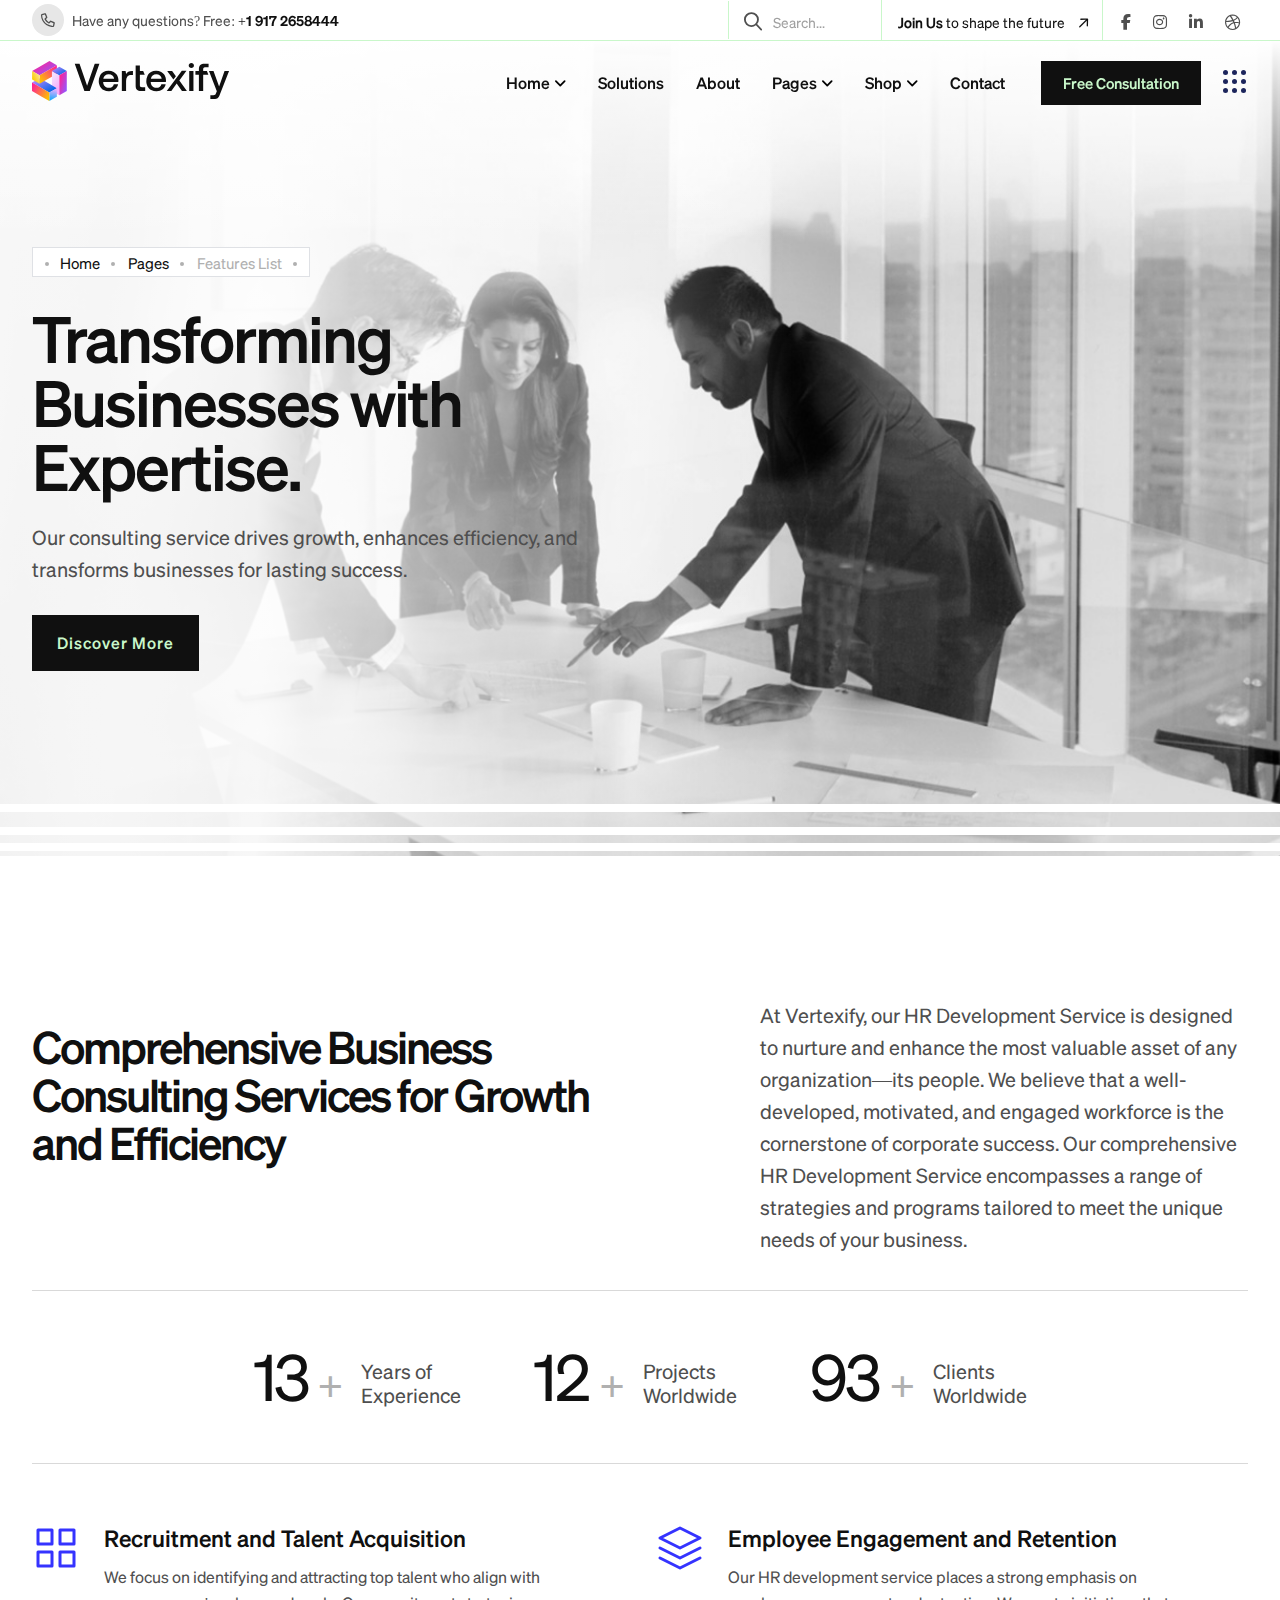
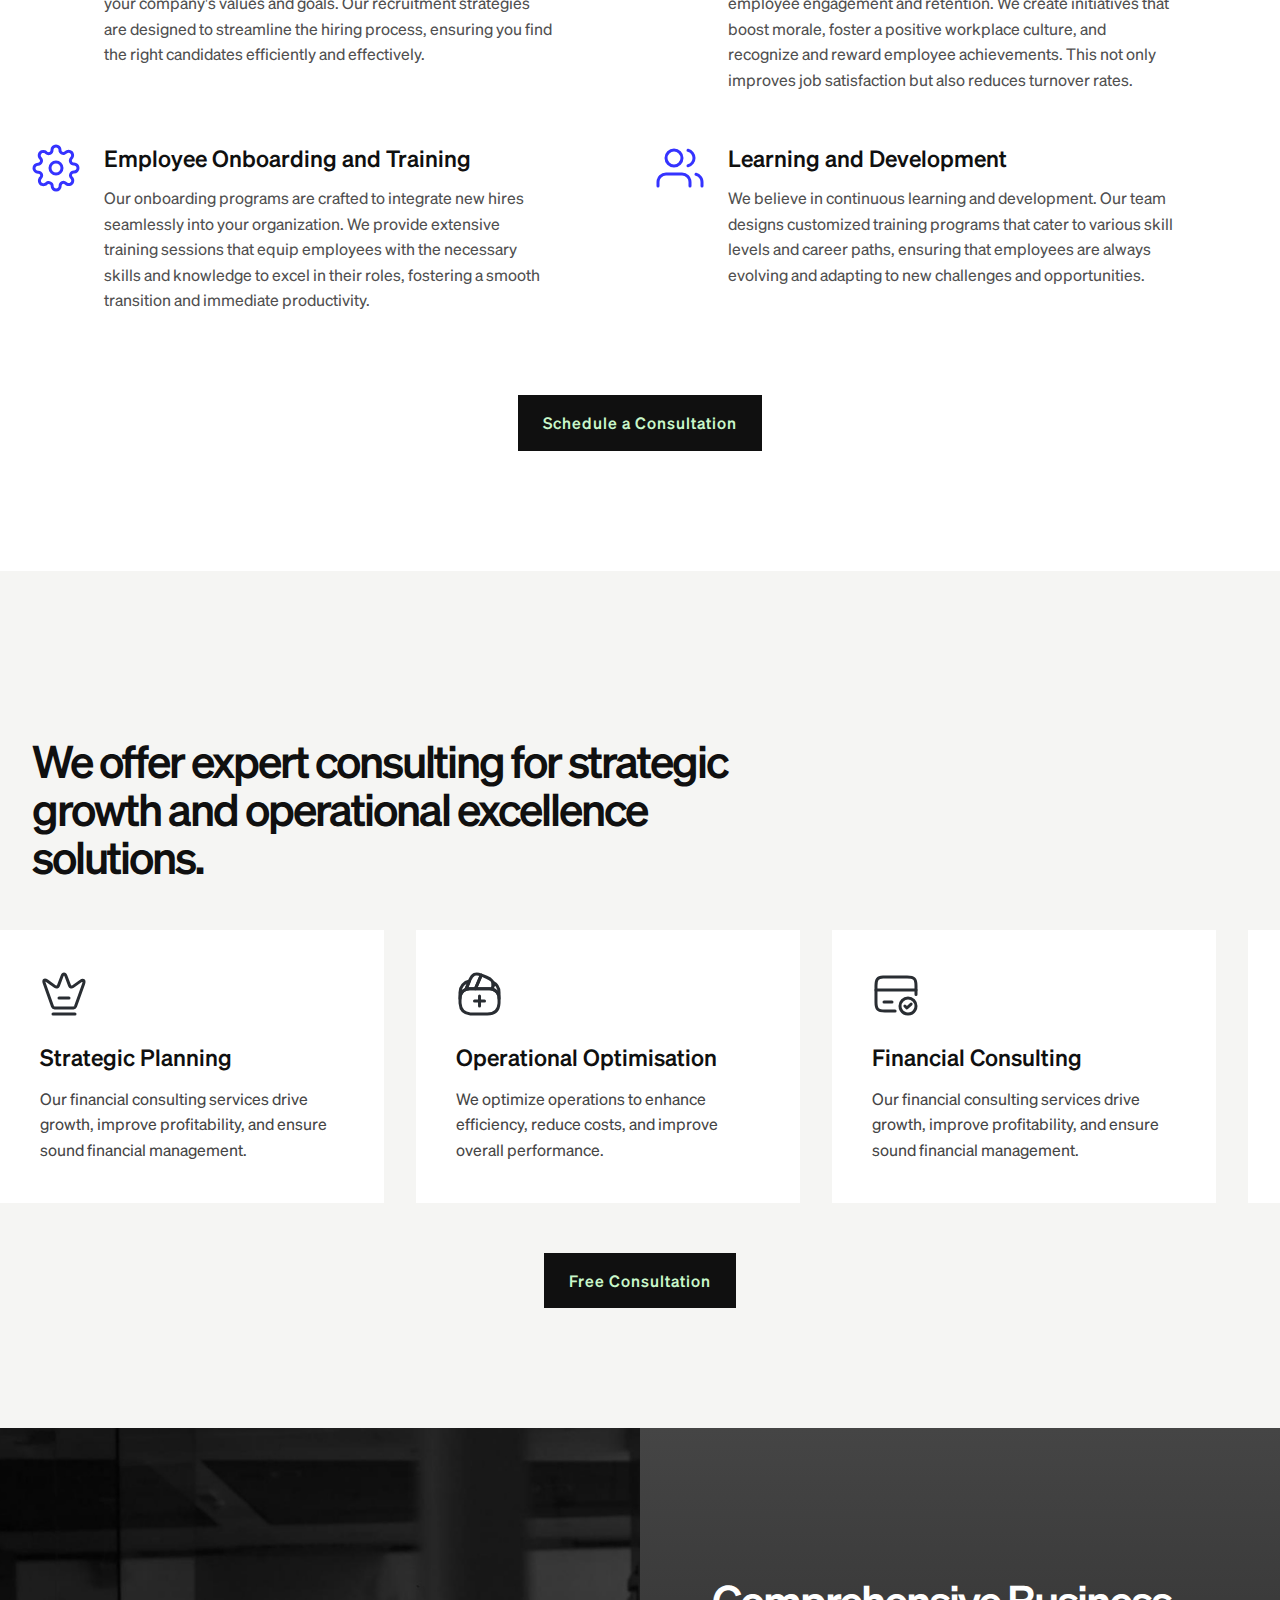
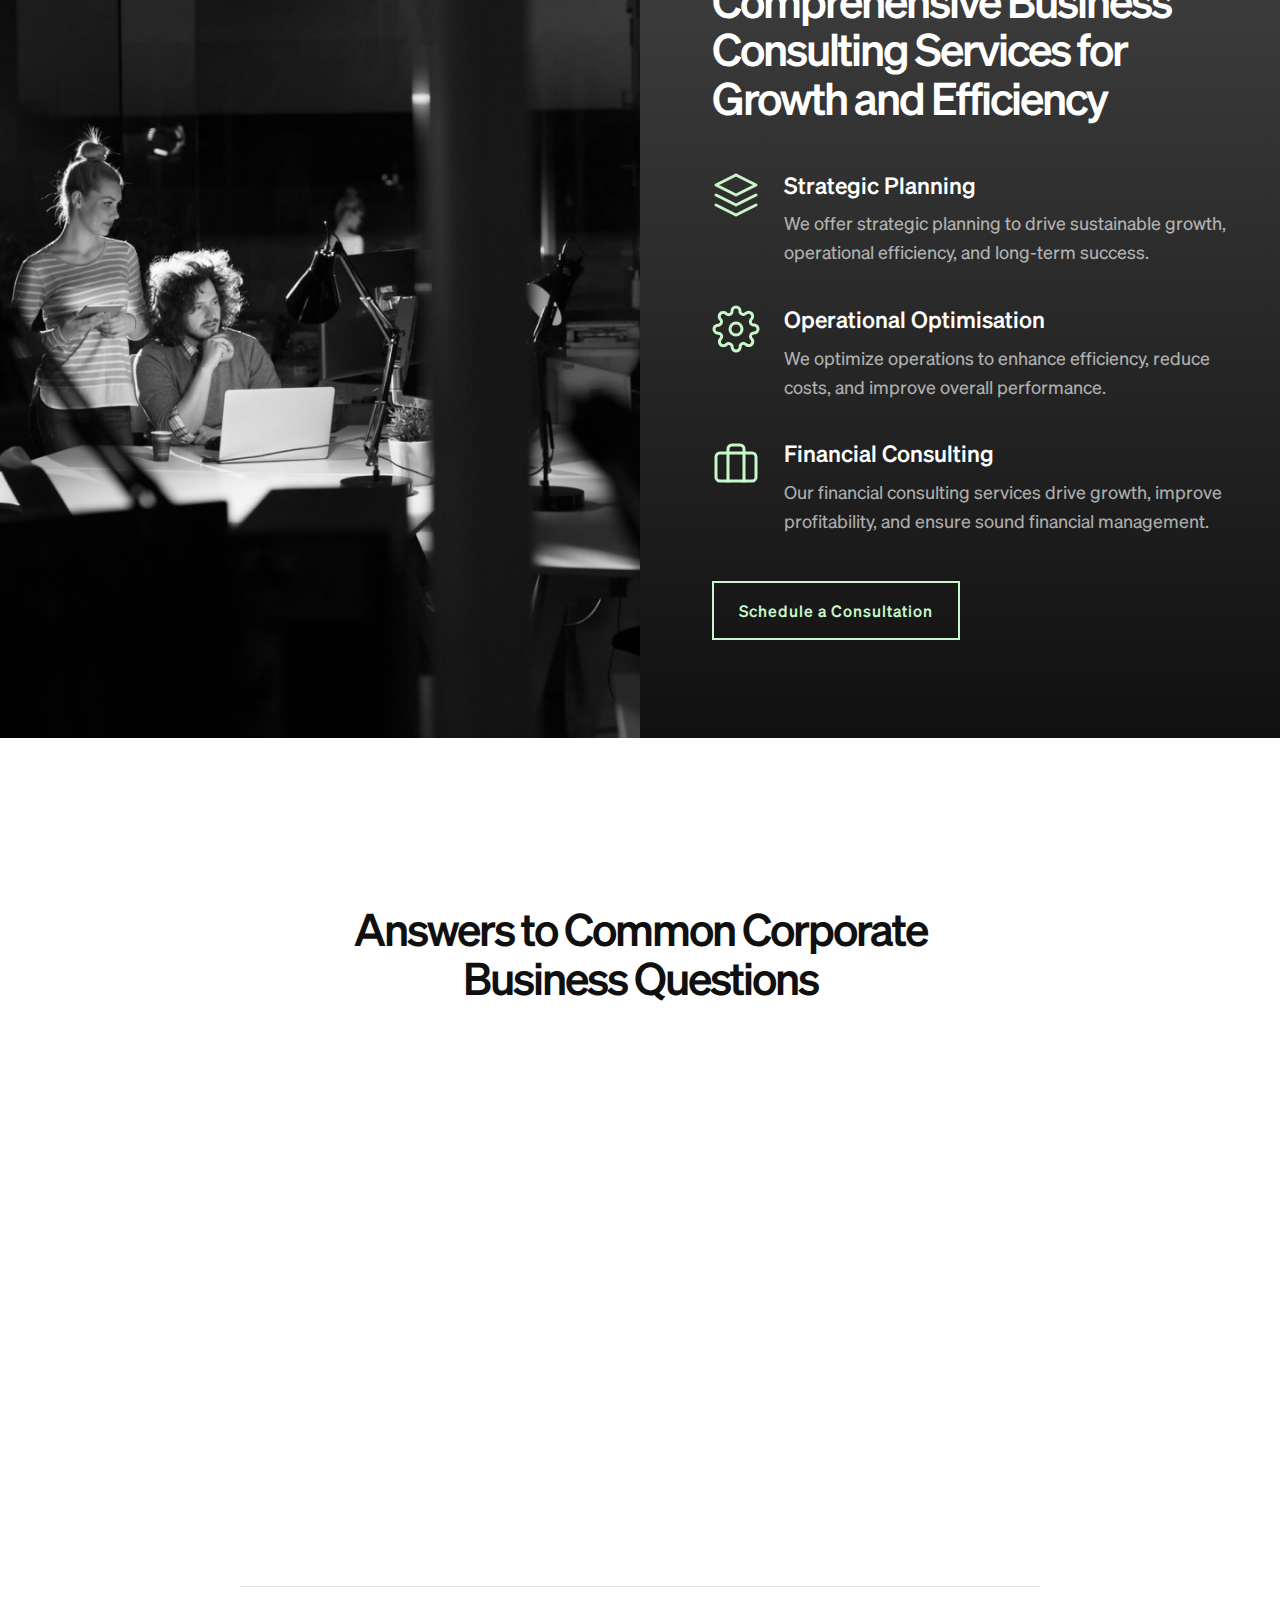
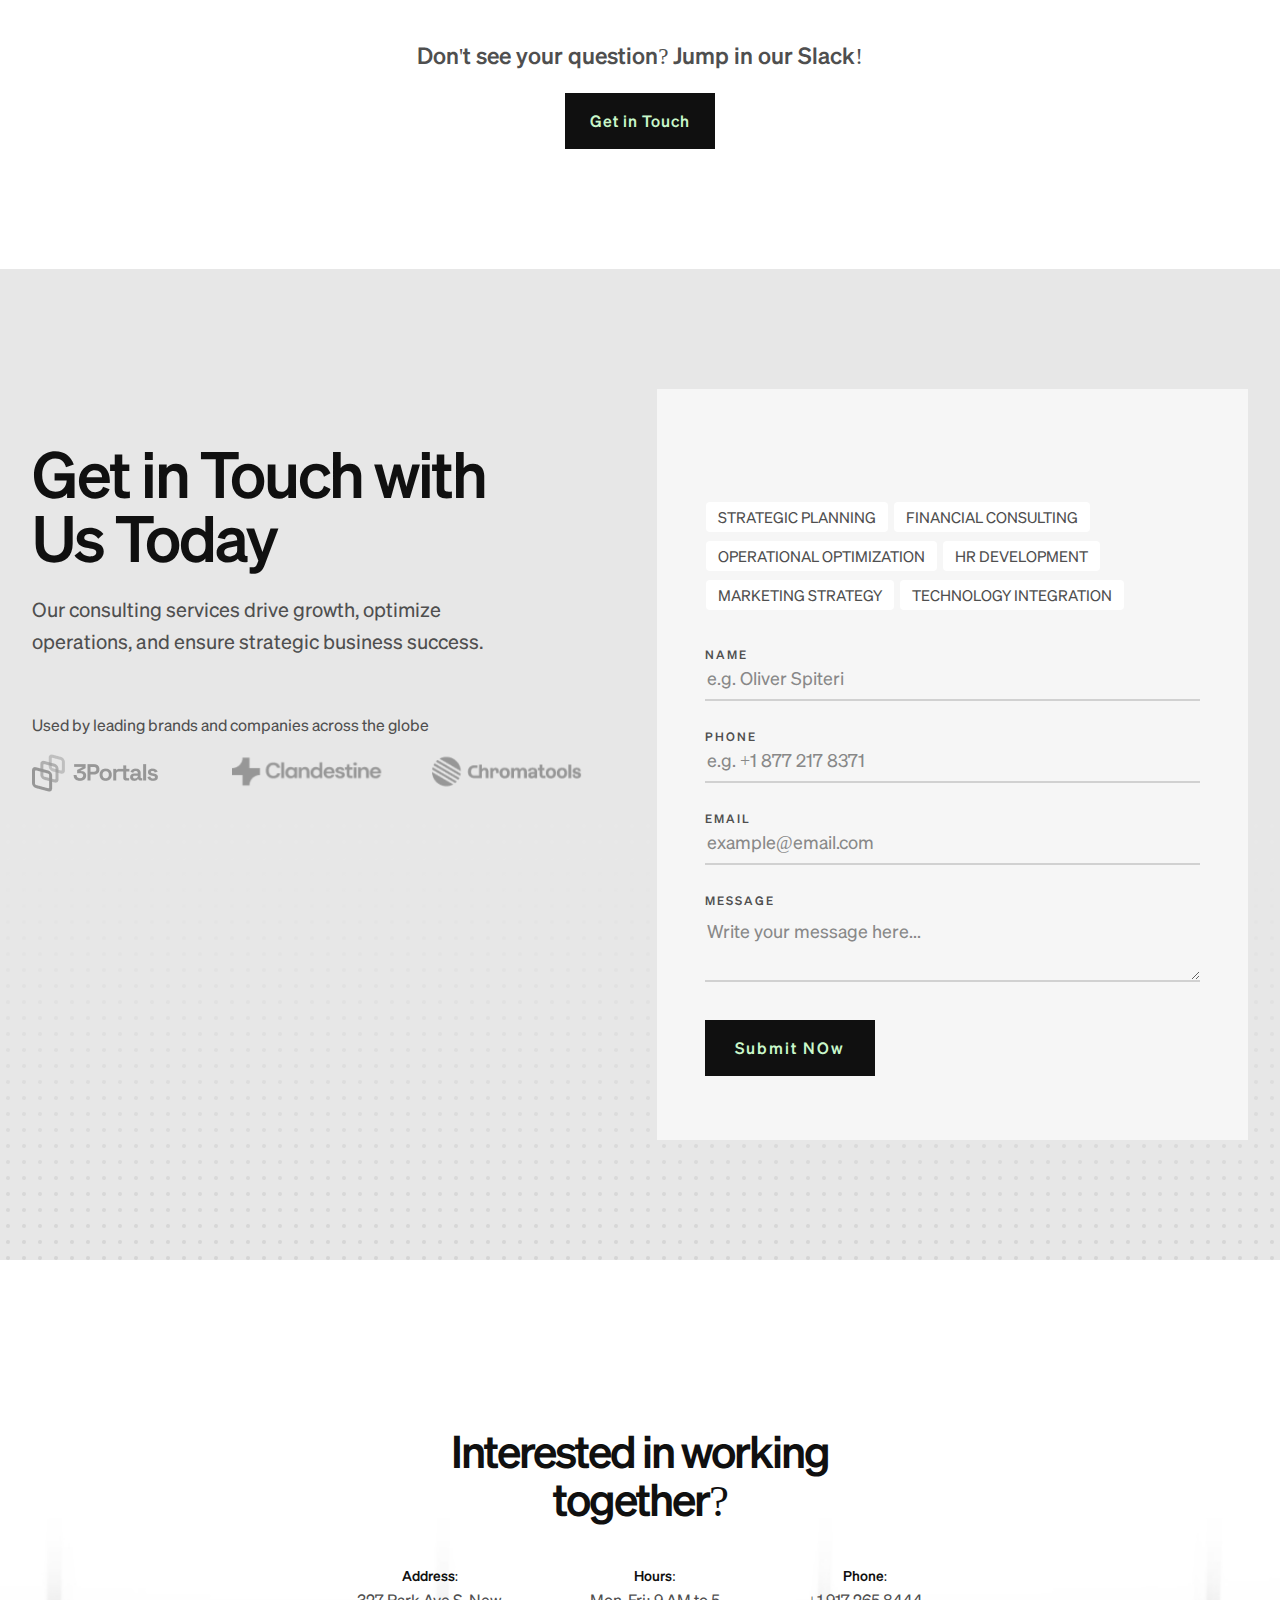
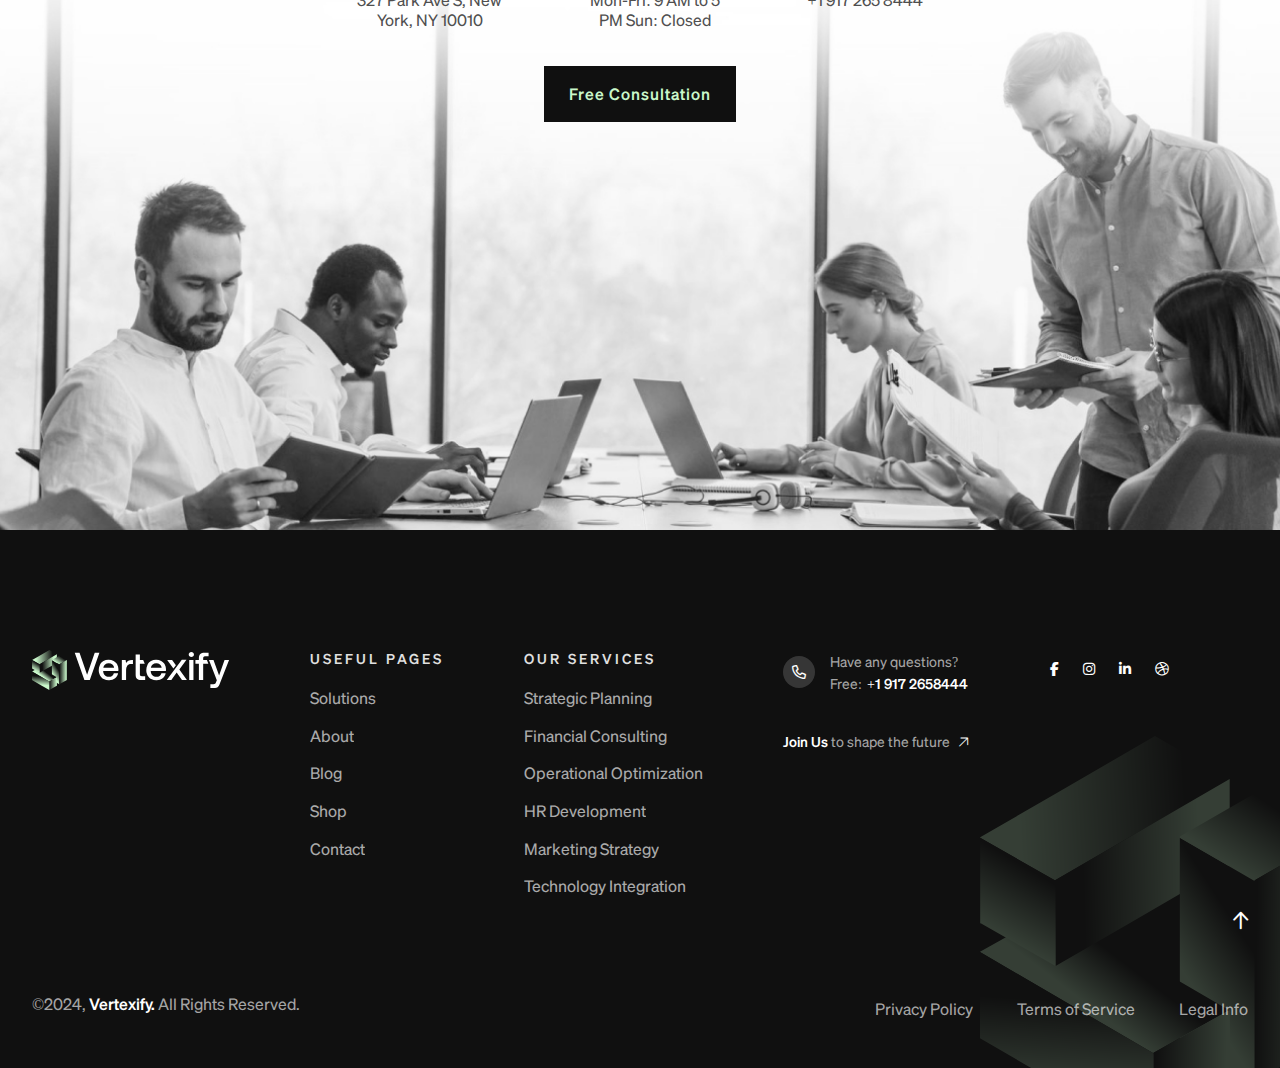
<file: feature.html>
<!DOCTYPE html>
  <html lang="en">
  <head>
  	<meta charset="UTF-8">
  	<title>Feature</title>
  	<meta name="description" content="Vertexify. - Business Consulting WordPress Theme">
  	<meta name="keywords" content="accountant, advertising, adviser, business, company, consultant, consulting, corporate, finance, financial advisor, human resources, insurance, legal, marketing, multipurpose">
  	<meta name="author" content="Themexriver">
  	<link rel="shortcut icon" href="assets/img/logo/fv-1.svg" type="image/x-icon">
  	<!-- Mobile Specific Meta -->
  	<meta name="viewport" content="width=device-width, initial-scale=1">


  	<link rel="stylesheet" href="assets/css/bootstrap.min.css">
  	<link rel="stylesheet" href="assets/css/fontawesome.min.css">
  	<link rel="stylesheet" href="assets/css/flaticon.css">
  	<link rel="stylesheet" href="assets/css/animate.css">
  	<link rel="stylesheet" href="assets/css/swiper.min.css">
  	<link rel="stylesheet" href="assets/css/jquery-ui.css"> 
  	<link rel="stylesheet" href="assets/css/magnific-popup.css">
  	<link rel="stylesheet" href="assets/css/style.css">
  </head>
  <body class="home-1">
  	<div id="preloader">
  		<div class="preloader-logo">
  			<img src="assets/img/shape/logo_shape.svg" alt="">
  		</div>
  	</div>

<!-- Start of Header section
	============================================= --> 
	<header id="vt-header" class="vt-header-section header_style_one txa_sticky_header">
		<div class="header-top-area">
			<div class="container">
				<div class="header-top d-flex justify-content-between">
					<div class="top-cta d-flex align-items-center">
						<i class="far fa-phone"></i> <span>Have any questions? Free: <a href="#">+1 917 2658444</a></span>
					</div>
					<div class="top-action d-flex align-items-center">
						<div class="header-search search_btn_toggle">
							<span>Search...</span>
						</div>
						<div class="action-text">
							<a href="#"><span>Join Us</span> to shape the future <i class="far fa-arrow-right"></i></a>
						</div>
						<div class="action-social">
							<a href="#"><i class="fab fa-facebook-f"></i></a>
							<a href="#"><i class="fab fa-instagram"></i></a>
							<a href="#"><i class="fab fa-linkedin-in"></i></a>
							<a href="#"><i class="fab fa-dribbble"></i></a>
						</div>
					</div>
				</div>
			</div>
		</div>
		<div class="vt-header-navigation-content">
			<div class="container">
				<div class="vt-header-navigation d-flex align-items-center justify-content-between">
					<div class="brand-logo">
						<a href="#"><img src="assets/img/logo/logo-1.svg" alt=""></a> 
					</div>
					<div class="main-navigation-cta d-flex align-items-center ">
						<nav class="main-navigation clearfix ul-li">
							<ul id="main-nav" class="nav navbar-nav clearfix">
								<li class="dropdown active">
									<a href="!#">Home</a>
									<ul class="dropdown-menu clearfix">
										<li><a class="active" href="index.html">Corporate Business</a></li>
										<li><a href="index-2.html">Corporate Business Dark</a></li>
										<li><a href="index-3.html">Corporate Business Modern</a></li>
										<li><a href="index-4.html">Trendy Business</a></li>
										<li><a href="index-5.html">Business Classic</a></li>
										<li><a href="index-6.html">Business Consulting</a></li>
									</ul>
								</li>
								<li><a href="about.html">Solutions</a></li>
								<li><a href="about.html">About</a></li>
								<li class="dropdown">
									<a href="!#">Pages</a>
									<ul class="dropdown-menu clearfix">
										<li><a href="service.html">Services</a></li>
										<li class="dropdown">
											<a href="service-single.html">Services Details</a>
											<ul class="dropdown-menu clearfix">
												<li><a href="service-single.html">Construction </a></li>
												<li><a href="service-single-2.html">Architect Design</a></li>
												<li><a href="service-single-3.html">Interior Design</a></li>
												<li><a href="service-single-4.html">3D Animation</a></li>
												<li><a href="service-single-5.html">House Renovation</a></li>
												<li><a href="service-single-6.html">Ideas & Inspiration</a></li>
											</ul>
										</li>
										<li><a href="team.html">Team Page</a></li>
										<li class="dropdown">
											<a href="service-single.html">Blog</a>
											<ul class="dropdown-menu clearfix">
												<li><a href="service-single.html">Construction</a></li>
												<li><a href="service-single-2.html">Architect Design</a></li>
												<li><a href="service-single-3.html">Interior Design</a></li>
												<li><a href="service-single-4.html">3D Animation</a></li>
												<li><a href="service-single-5.html">House Renovation</a></li>
												<li><a href="service-single-6.html">Ideas & Inspiration</a></li>
											</ul>
										</li>
										<li><a href="faq.html">FAQ Page</a></li>
										<li><a href="pricing.html">Pricing Page</a></li>
										<li><a href="testimonial.html">Testimonial Page</a></li>
										<li><a href="contact.html">Contact Page</a></li>
										<li><a href="booking.html">Booking Page</a></li>
									</ul>
								</li>
								<li class="dropdown">
									<a href="!#">Shop</a>
									<ul class="dropdown-menu clearfix"> 
										<li><a href="shop.html">Shop Page </a></li>
										<li><a href="shop-single.html">Shop Details</a></li>
									</ul>
								</li>
								<li><a href="about.html">Contact</a></li>
							</ul>
						</nav>
						<div class="header-cta-btn">
							<a href="#">Free Consultation</a>
						</div>
						<div class="off-canvas-btn d-flex align-items-center justify-content-center">
							<button class="canvas-trigger offcanvas_toggle">
								<span></span>
								<span></span>
								<span></span>
								<span></span>
								<span></span>
								<span></span>
								<span></span>
								<span></span>
								<span></span>
							</button>
						</div>
						<button class="mobile-menu-btn mobile_menu_button open_mobile_menu">
							<span></span>
							<span></span>
							<span></span>
						</button>
					</div>
				</div>
			</div>
		</div>
	</header>
	<!-- Mobile Menu -->
	<div class="mobile_menu lenis lenis-smooth position-relative">
		<div class="mobile_menu_wrap">
			<div class="mobile_menu_overlay open_mobile_menu"></div>
			<div class="mobile_menu_content">
				<div class="mobile_menu_close open_mobile_menu">
					<i class="fal fa-times"></i>
				</div>
				<div class="m-brand-logo">
					<a href="#"><img src="assets/img/logo/logo-2.svg" alt=""></a> 
				</div>
				<div class="mobile-search-bar position-relative">
					<form action="#">
						<input type="text" name="search" placeholder="Keywords">
						<button><i class="fal fa-search"></i></button>
					</form>
				</div>
				<nav class="mobile-main-navigation  clearfix ul-li">
					<ul id="m-main-nav" class="nav navbar-nav clearfix">
						<li class="dropdown active">
							<a href="!#">Home</a>
							<ul class="dropdown-menu clearfix">
								<li><a class="active" href="index.html">Corporate Business</a></li>
								<li><a href="index-2.html">Corporate Business Dark</a></li>
								<li><a href="index-3.html">Corporate Business Modern</a></li>
								<li><a href="index-4.html">Trendy Business</a></li>
								<li><a href="index-5.html">Business Classic</a></li>
								<li><a href="index-6.html">Business Consulting</a></li>
							</ul>
						</li>
						<li><a href="about.html">Solutions</a></li>
						<li><a href="about.html">About</a></li>
						<li class="dropdown">
							<a href="!#">Pages</a>
							<ul class="dropdown-menu clearfix">
								<li><a href="service.html">Services</a></li>
								<li class="dropdown">
									<a href="service-single.html">Services Details</a>
									<ul class="dropdown-menu clearfix">
										<li><a href="service-single.html">Construction </a></li>
										<li><a href="service-single-2.html">Architect Design</a></li>
										<li><a href="service-single-3.html">Interior Design</a></li>
										<li><a href="service-single-4.html">3D Animation</a></li>
										<li><a href="service-single-5.html">House Renovation</a></li>
										<li><a href="service-single-6.html">Ideas & Inspiration</a></li>
									</ul>
								</li>
								<li><a href="team.html">Team Page</a></li>
								<li class="dropdown">
									<a href="service-single.html">Blog</a>
									<ul class="dropdown-menu clearfix">
										<li><a href="service-single.html">Construction</a></li>
										<li><a href="service-single-2.html">Architect Design</a></li>
										<li><a href="service-single-3.html">Interior Design</a></li>
										<li><a href="service-single-4.html">3D Animation</a></li>
										<li><a href="service-single-5.html">House Renovation</a></li>
										<li><a href="service-single-6.html">Ideas & Inspiration</a></li>
									</ul>
								</li>
								<li><a href="faq.html">FAQ Page</a></li>
								<li><a href="pricing.html">Pricing Page</a></li>
								<li><a href="testimonial.html">Testimonial Page</a></li>
								<li><a href="contact.html">Contact Page</a></li>
								<li><a href="booking.html">Booking Page</a></li>
							</ul>
						</li>
						<li class="dropdown">
							<a href="!#">Shop</a>
							<ul class="dropdown-menu clearfix"> 
								<li><a href="shop.html">Shop Page </a></li>
								<li><a href="shop-single.html">Shop Details</a></li>
							</ul>
						</li>
						<li><a href="about.html">Contact</a></li>
					</ul>
				</nav>
				<div class="ptx-mobile-header-social text-center">
					<a href="#"> <i class="fab fa-instagram"></i></a>
					<a href="#"> <i class="fab fa-linkedin-in"></i></a>
					<a href="#"> <i class="fab fa-facebook"></i></a>
					<a href="#"> <i class="fab fa-youtube"></i></a>
				</div>
			</div>
		</div>
		<!-- /Mobile-Menu -->
	</div>
	<!-- offcanvas-start -->
	<div class="txa-offcanvas-box lenis lenis-smooth offcanvas_box_active">
		<button class="txa-offcanvas-box-close offcanvas_box_close" aria-label="name" >
			<i class="fa-solid fa-xmark"></i>
		</button>
		<div class="txa-offcanvas-box-container">

			<!-- services -->
			<div class="txa-offcanvas-services-wrap d-lg-block ul-li-block d-none">
				<h5 class="txa-offcanvas-services-title fx-heading-1 fx-font-400">our services:</h5>

				<ul class="txa-offcanvas-services">
					<li>
						<span class="offcanvas-slideup">
							<a class="txa-offcanvas-services-item fx-heading-1 fx-font-400 " href="#" aria-label="name">
								<i class="fa-solid fa-arrow-right"></i>
								Industrial Manufacturing
							</a>
						</span>
					</li>
					<li>
						<span class="offcanvas-slideup">
							<a class="txa-offcanvas-services-item fx-heading-1 fx-font-400 " href="#" aria-label="name">
								<i class="fa-solid fa-arrow-right"></i>
								Building maintenance
							</a>
						</span>
					</li>
					<li>
						<span class="offcanvas-slideup">
							<a class="txa-offcanvas-services-item fx-heading-1 fx-font-400 " href="#" aria-label="name">
								<i class="fa-solid fa-arrow-right"></i>
								Engineering
							</a>
						</span>
					</li>
					<li>
						<span class="offcanvas-slideup">
							<a class="txa-offcanvas-services-item fx-heading-1 fx-font-400 " href="#" aria-label="name">
								<i class="fa-solid fa-arrow-right"></i>
								Construction
							</a>       
						</span>
					</li>
					<li>
						<span class="offcanvas-slideup">
							<a class="txa-offcanvas-services-item fx-heading-1 fx-font-400 " href="#" aria-label="name">
								<i class="fa-solid fa-arrow-right"></i>
								Shipping
							</a>  
						</span>                        
					</li>

				</ul>
			</div>

			<div class="txa-offcanvas-search d-lg-none d-block">
				<form action="#" class="txa-offcanvas-search-form">
					<input class="txa-offcanvas-search-form-input" type="text" aria-label="name" placeholder="Search">
					<button class="txa-offcanvas-search-form-btn" type="button" aria-label="name">
						<i class="fa-solid fa-magnifying-glass"></i>
					</button>
				</form>
			</div>

			<!-- mobile-menu-list -->
			<div class="mobile-menu-navigation d-lg-none d-block">
				<nav class="mobile-main-navigation  clearfix ul-li">
					<ul id="main-nav" class="nav navbar-nav clearfix">

						<li class="dropdown">
							<a class="is-active" href="!#">home</a>
							<ul class="dropdown-menu clearfix">
								<li>
									<a class="is-active" href="index.html">Industrial</a>
								</li>
								<li>
									<a href="index-2.html">Construction</a>
								</li>
								<li>
									<a href="index-3.html">Building</a>
								</li>
								<li>
									<a href="index-4.html">Shipping</a>
								</li>
								<li>
									<a href="index-5.html">manufacturing</a>
								</li>
								<li>
									<a href="index-5.html">Engineering</a>
								</li>
							</ul>
						</li>

						<li class="dropdown">
							<a href="!#">about</a>

							<ul class="dropdown-menu clearfix">
								<li>
									<a href="#">about one</a>
								</li>
								<li>
									<a href="#">about  two</a>
								</li>
								<li>
									<a href="#">about  three</a>
								</li>
								<li>
									<a href="#">about  details</a>
								</li>
							</ul>
						</li>

						<li class="dropdown">
							<a href="!#">pages</a>
							<ul class="dropdown-menu clearfix">


								<li class="dropdown">
									<a href="!#">projects</a>
									<ul class="dropdown-menu clearfix">
										<li>
											<a href="#">projects one</a>
										</li>
										<li>
											<a href="#">projects two</a>
										</li>
										<li>
											<a href="#">projects details</a>
										</li>
									</ul>
								</li>


								<li>
									<a href="prices.html">prices</a>
								</li>

								<li>
									<a href="gallery.html">gallery</a>
								</li>

								<li>
									<a href="privacy-policy.html">privacy policy</a>
								</li>

								<li>
									<a href="error.html">404</a>
								</li>

							</ul>
						</li>

						<li class="dropdown">
							<a href="!#">elements</a>

							<ul class="dropdown-menu clearfix">
								<li>
									<a href="#">elements one</a>
								</li>
								<li>
									<a href="#">elements  two</a>
								</li>
								<li>
									<a href="#">elements  three</a>
								</li>
							</ul>
						</li>

						<li  class="dropdown">
							<a href="!#">news</a>

							<ul class="dropdown-menu clearfix">
								<li>
									<a href="#">Blog one</a>
								</li>
								<li>
									<a href="#">Blog details</a>
								</li>
							</ul>
						</li>

						<li>
							<a href="#">contact</a>
						</li>

					</ul>
				</nav>
			</div>

			<div class="txa-offcanvas-content">

				<!-- contact -->
				<div class="txa-offcanvas-content-box  ul-li-block">
					<h6 class="txa-offcanvas-content-box-title fx-heading-1 text-capitalize fx-font-400">quick contact:</h6>

					<ul class="txa-offcanvas-contact">
						<li class="fx-heading-1 fix" >
							<span class="offcanvas-slideup">
								<i class="fa-solid fa-location-dot"></i>
								the londoner <br> 83 the strand, sliema, malta.
							</span>
						</li>
						<li class="fx-heading-1 fix" >
							<span class="offcanvas-slideup">
								<a  href="#" aria-label="name">
									<i class="fa-solid fa-phone"></i>
									+1 917 265 8444
								</a>
							</span>

						</li>
						<li class="fx-heading-1 fix" >
							<span class="offcanvas-slideup">
								<a  href="#" aria-label="name">
									<i class="fa-solid fa-envelope-open-text"></i>
									example@email.com
								</a>
							</span>

						</li>
					</ul>
				</div>

				<!-- socail -->
				<div class="txa-offcanvas-content-box ul-li-block">
					<h6 class="txa-offcanvas-content-box-title text-capitalize fx-heading-1 fx-font-400">we're on social media:</h6>

					<ul class="txa-offcanvas-social">
						<li>
							<span class="offcanvas-slideup">
								<a href="#" class="txa-offcanvas-social-item fx-heading-1 fx-font-500 " aria-label="name">
									<i class="fa-brands fa-linkedin-in"></i>
									linkedin
								</a>
							</span>

						</li>
						<li>
							<span class="offcanvas-slideup">
								<a href="#" class="txa-offcanvas-social-item fx-heading-1 fx-font-500 " aria-label="name">
									<i class="fa-brands fa-facebook-f"></i> 
									facebook
								</a>
							</span>

						</li>
						<li>
							<span class="offcanvas-slideup">
								<a href="#" class="txa-offcanvas-social-item fx-heading-1 fx-font-500 " aria-label="name">
									<i class="fa-brands fa-x-twitter"></i>
									twitter
								</a>
							</span>

						</li>
						<li>
							<span class="offcanvas-slideup">
								<a href="#" class="txa-offcanvas-social-item fx-heading-1 fx-font-500" aria-label="name">
									<i class="fa-brands fa-instagram"></i>
									instagram
								</a>
							</span>

						</li>

					</ul>
				</div>

			</div>
		</div>
	</div>
	<!-- search-popup -->
	<div class="txa-search-box search_box_active ">

		<div class="txa-search-container">
			<div class="txa-search-wrap text-center mb-55">
				<h5 class="txa-search-title fx-heading-1 fx-font-500">Search</h5>
				<form action="#" class="txa-search-form">
					<input class="txa-search-form-input" type="text" placeholder="What are you looking for?...">
				</form>
			</div>

			<div class="txa-search-tag-wrap text-center">
				<h6 class="txa-search-tag-title fx-font-400 fx-heading-1">People also search for:</h6>
				<div class="txa-search-tag d-inline-flex flex-wrap  ">
					<a href="#" aria-label="name" class="txa-search-tag-item fx-heading-1 fx-font-500" >Corporate</a>
					<a href="#" aria-label="name" class="txa-search-tag-item fx-heading-1 fx-font-500" >Business</a>
					<a href="#" aria-label="name" class="txa-search-tag-item fx-heading-1 fx-font-500" >Consulting</a>
					<a href="#" aria-label="name" class="txa-search-tag-item fx-heading-1 fx-font-500" >Finance</a>
					<a href="#" aria-label="name" class="txa-search-tag-item fx-heading-1 fx-font-500" >Reports</a>
				</div>
			</div>
		</div>

		<button aria-label="search-close" type="button" class="txa-search-box-close search_box_close">
			<i class="fa-solid fa-xmark"></i>
		</button>
	</div>
<!-- Start of Header section
	============================================= -->

<!-- Start of Breadcrumb  section
	============================================= -->
	<section id="vt-breadcrumb" class="vt-breadcrumb-section position-relative" data-background="assets/img/bg/ft-bg.jpg">
		<div class="vt-vertical-shape-2 txt_item_active">
			<span></span>
			<span></span>
			<span></span>
		</div>
		<div class="container">
			<div class="vt-breadcrumb-content headline pera-content ul-li">
				<ul>
					<li><a href="#">Home</a></li>
					<li><a href="#">Pages</a></li>
					<li>Features List</li>
				</ul>
				<h2 class="breadcrumb_title">Transforming Businesses with Expertise.</h2>
				<p>Our consulting service drives growth, enhances efficiency, and transforms businesses for lasting success.</p>
				<div class="vt-btn mt-30 btn-spin">
					<a href="#">Discover More</a>
				</div>
			</div>
		</div>
	</section>	
<!-- End of Breadcrumb  section
	============================================= -->

<!-- Start of Service Details  section
	============================================= -->
	<section id="vt-service-details" class="vt-service-details pt-115">
		<div class="container">
			<div class="vt-item-details-top-text d-flex justify-content-between flex-wrap">
				<div class="vt-section-title ver_2 headline pera-content">
					<div class="subtitle wow fadeInRight"  data-wow-delay="400ms" data-wow-duration="1000ms">
						We're Vertexify Consulting
					</div>
					<h2 class="section_title vt-title vt-title-ani">Comprehensive Business Consulting Services for Growth and Efficiency</h2>
				</div>
				<div class="item-top-text">
					At Vertexify, our HR Development Service is designed to nurture and enhance the most valuable asset of any organization—its people. We believe that a well-developed, motivated, and engaged workforce is the cornerstone of corporate success. Our comprehensive HR Development Service encompasses a range of strategies and programs tailored to meet the unique needs of your business.
				</div>
			</div>
			<div class="vt-about-counter-2 page_ver mt-35 d-flex justify-content-center">
				<div class="vt-about-counter d-flex position-relative">
					<div class="vt-counter-item headline pera-content d-flex align-items-end">
						<h3><span class="counter">13</span><b>+</b></h3>
						<p>Years of Experience</p>
					</div>
					<div class="vt-counter-item headline pera-content d-flex align-items-end">
						<h3><span class="counter">12</span><b>+</b></h3>
						<p>Projects Worldwide</p>
					</div>
					<div class="vt-counter-item headline pera-content d-flex align-items-end">
						<h3><span class="counter">93</span><b>+</b></h3>
						<p>Clients Worldwide</p>
					</div>
				</div>
			</div>
		</div>
	</section>	
<!-- End of Service Details  section
	============================================= -->

<!-- Start of Service Details item  section
	============================================= -->
	<section id="vt-service-details-item" class="vt-service-details-item-section pt-60 pb-120">
		<div class="container">
			<div class="row">
				<div class="col-lg-6">
					<div class="vt-ser-det-item d-flex">
						<div class="item-icon">
							<svg width="48" height="48" viewBox="0 0 48 48" fill="none" xmlns="http://www.w3.org/2000/svg">
								<path d="M20 6H6V20H20V6Z" stroke="#3533FF" stroke-width="3" stroke-linecap="round" stroke-linejoin="round"/>
								<path d="M42 6H28V20H42V6Z" stroke="#3533FF" stroke-width="3" stroke-linecap="round" stroke-linejoin="round"/>
								<path d="M42 28H28V42H42V28Z" stroke="#3533FF" stroke-width="3" stroke-linecap="round" stroke-linejoin="round"/>
								<path d="M20 28H6V42H20V28Z" stroke="#3533FF" stroke-width="3" stroke-linecap="round" stroke-linejoin="round"/>
							</svg>
						</div>
						<div class="item-text headline pera-content">
							<h3>Recruitment and Talent Acquisition</h3>
							<p>We focus on identifying and attracting top talent who align with your company's values and goals. Our recruitment strategies are designed to streamline the hiring process, ensuring you find the right candidates efficiently and effectively.</p>
						</div>
					</div>
				</div>
				<div class="col-lg-6">
					<div class="vt-ser-det-item d-flex">
						<div class="item-icon">
							<svg width="48" height="48" viewBox="0 0 48 48" fill="none" xmlns="http://www.w3.org/2000/svg">
								<path d="M24 4L4 14L24 24L44 14L24 4Z" stroke="#3533FF" stroke-width="3" stroke-linecap="round" stroke-linejoin="round"/>
								<path d="M4 34L24 44L44 34" stroke="#3533FF" stroke-width="3" stroke-linecap="round" stroke-linejoin="round"/>
								<path d="M4 24L24 34L44 24" stroke="#3533FF" stroke-width="3" stroke-linecap="round" stroke-linejoin="round"/>
							</svg>
						</div>
						<div class="item-text headline pera-content">
							<h3>Employee Engagement and Retention</h3>
							<p>Our HR development service places a strong emphasis on employee engagement and retention. We create initiatives that boost morale, foster a positive workplace culture, and recognize and reward employee achievements. This not only improves job satisfaction but also reduces turnover rates.</p>
						</div>
					</div>
				</div>
				<div class="col-lg-6">
					<div class="vt-ser-det-item d-flex">
						<div class="item-icon">
							<svg width="48" height="48" viewBox="0 0 48 48" fill="none" xmlns="http://www.w3.org/2000/svg">
								<g clip-path="url(#clip0_206_18499)">
									<path d="M24 30C27.3137 30 30 27.3137 30 24C30 20.6863 27.3137 18 24 18C20.6863 18 18 20.6863 18 24C18 27.3137 20.6863 30 24 30Z" stroke="#3533FF" stroke-width="3" stroke-linecap="round" stroke-linejoin="round"/>
									<path d="M38.8 30C38.5338 30.6032 38.4544 31.2724 38.572 31.9212C38.6896 32.57 38.9989 33.1686 39.46 33.64L39.58 33.76C39.9519 34.1315 40.2469 34.5726 40.4482 35.0582C40.6495 35.5438 40.7531 36.0643 40.7531 36.59C40.7531 37.1157 40.6495 37.6362 40.4482 38.1218C40.2469 38.6074 39.9519 39.0485 39.58 39.42C39.2085 39.7919 38.7674 40.0869 38.2818 40.2882C37.7962 40.4895 37.2757 40.5931 36.75 40.5931C36.2243 40.5931 35.7038 40.4895 35.2182 40.2882C34.7326 40.0869 34.2915 39.7919 33.92 39.42L33.8 39.3C33.3286 38.8389 32.73 38.5296 32.0812 38.412C31.4324 38.2944 30.7632 38.3738 30.16 38.64C29.5685 38.8935 29.064 39.3145 28.7086 39.8511C28.3533 40.3877 28.1626 41.0164 28.16 41.66V42C28.16 43.0609 27.7386 44.0783 26.9884 44.8284C26.2383 45.5786 25.2209 46 24.16 46C23.0991 46 22.0817 45.5786 21.3316 44.8284C20.5814 44.0783 20.16 43.0609 20.16 42V41.82C20.1445 41.158 19.9302 40.516 19.545 39.9774C19.1598 39.4388 18.6215 39.0286 18 38.8C17.3968 38.5338 16.7276 38.4544 16.0788 38.572C15.43 38.6896 14.8314 38.9989 14.36 39.46L14.24 39.58C13.8685 39.9519 13.4274 40.2469 12.9418 40.4482C12.4562 40.6495 11.9357 40.7531 11.41 40.7531C10.8843 40.7531 10.3638 40.6495 9.87824 40.4482C9.39265 40.2469 8.95149 39.9519 8.58 39.58C8.20809 39.2085 7.91306 38.7674 7.71176 38.2818C7.51046 37.7962 7.40685 37.2757 7.40685 36.75C7.40685 36.2243 7.51046 35.7038 7.71176 35.2182C7.91306 34.7326 8.20809 34.2915 8.58 33.92L8.7 33.8C9.16107 33.3286 9.47037 32.73 9.58801 32.0812C9.70565 31.4324 9.62623 30.7632 9.36 30.16C9.10647 29.5685 8.68551 29.064 8.14893 28.7086C7.61235 28.3533 6.98357 28.1626 6.34 28.16H6C4.93913 28.16 3.92172 27.7386 3.17157 26.9884C2.42143 26.2383 2 25.2209 2 24.16C2 23.0991 2.42143 22.0817 3.17157 21.3316C3.92172 20.5814 4.93913 20.16 6 20.16H6.18C6.84199 20.1445 7.48401 19.9302 8.0226 19.545C8.56119 19.1598 8.97143 18.6215 9.2 18C9.46623 17.3968 9.54565 16.7276 9.42801 16.0788C9.31037 15.43 9.00107 14.8314 8.54 14.36L8.42 14.24C8.04809 13.8685 7.75306 13.4274 7.55176 12.9418C7.35046 12.4562 7.24685 11.9357 7.24685 11.41C7.24685 10.8843 7.35046 10.3638 7.55176 9.87824C7.75306 9.39265 8.04809 8.95149 8.42 8.58C8.79149 8.20809 9.23265 7.91306 9.71824 7.71176C10.2038 7.51046 10.7243 7.40685 11.25 7.40685C11.7757 7.40685 12.2962 7.51046 12.7818 7.71176C13.2674 7.91306 13.7085 8.20809 14.08 8.58L14.2 8.7C14.6714 9.16107 15.27 9.47037 15.9188 9.58801C16.5676 9.70565 17.2368 9.62623 17.84 9.36H18C18.5915 9.10647 19.096 8.68551 19.4514 8.14893C19.8067 7.61235 19.9974 6.98357 20 6.34V6C20 4.93913 20.4214 3.92172 21.1716 3.17157C21.9217 2.42143 22.9391 2 24 2C25.0609 2 26.0783 2.42143 26.8284 3.17157C27.5786 3.92172 28 4.93913 28 6V6.18C28.0026 6.82357 28.1933 7.45235 28.5486 7.98893C28.904 8.52551 29.4085 8.94647 30 9.2C30.6032 9.46623 31.2724 9.54565 31.9212 9.42801C32.57 9.31037 33.1686 9.00107 33.64 8.54L33.76 8.42C34.1315 8.04809 34.5726 7.75306 35.0582 7.55176C35.5438 7.35046 36.0643 7.24685 36.59 7.24685C37.1157 7.24685 37.6362 7.35046 38.1218 7.55176C38.6074 7.75306 39.0485 8.04809 39.42 8.42C39.7919 8.79149 40.0869 9.23265 40.2882 9.71824C40.4895 10.2038 40.5931 10.7243 40.5931 11.25C40.5931 11.7757 40.4895 12.2962 40.2882 12.7818C40.0869 13.2674 39.7919 13.7085 39.42 14.08L39.3 14.2C38.8389 14.6714 38.5296 15.27 38.412 15.9188C38.2944 16.5676 38.3738 17.2368 38.64 17.84V18C38.8935 18.5915 39.3145 19.096 39.8511 19.4514C40.3877 19.8067 41.0164 19.9974 41.66 20H42C43.0609 20 44.0783 20.4214 44.8284 21.1716C45.5786 21.9217 46 22.9391 46 24C46 25.0609 45.5786 26.0783 44.8284 26.8284C44.0783 27.5786 43.0609 28 42 28H41.82C41.1764 28.0026 40.5477 28.1933 40.0111 28.5486C39.4745 28.904 39.0535 29.4085 38.8 30Z" stroke="#3533FF" stroke-width="3" stroke-linecap="round" stroke-linejoin="round"/>
								</g>
								<defs>
									<clipPath id="clip0_206_18499">
										<rect width="48" height="48" fill="white"/>
									</clipPath>
								</defs>
							</svg>

						</div>
						<div class="item-text headline pera-content">
							<h3>Employee Onboarding and Training</h3>
							<p>Our onboarding programs are crafted to integrate new hires seamlessly into your organization. We provide extensive training sessions that equip employees with the necessary skills and knowledge to excel in their roles, fostering a smooth transition and immediate productivity.</p>
						</div>
					</div>
				</div>
				<div class="col-lg-6">
					<div class="vt-ser-det-item d-flex">
						<div class="item-icon">
							<svg width="48" height="48" viewBox="0 0 48 48" fill="none" xmlns="http://www.w3.org/2000/svg">
								<path d="M34 42V38C34 35.8783 33.1571 33.8434 31.6569 32.3431C30.1566 30.8429 28.1217 30 26 30H10C7.87827 30 5.84344 30.8429 4.34315 32.3431C2.84285 33.8434 2 35.8783 2 38V42" stroke="#3533FF" stroke-width="3" stroke-linecap="round" stroke-linejoin="round"/>
								<path d="M18 22C22.4183 22 26 18.4183 26 14C26 9.58172 22.4183 6 18 6C13.5817 6 10 9.58172 10 14C10 18.4183 13.5817 22 18 22Z" stroke="#3533FF" stroke-width="3" stroke-linecap="round" stroke-linejoin="round"/>
								<path d="M46 42V38C45.9987 36.2275 45.4087 34.5056 44.3227 33.1046C43.2368 31.7037 41.7163 30.7031 40 30.26" stroke="#3533FF" stroke-width="3" stroke-linecap="round" stroke-linejoin="round"/>
								<path d="M32 6.26001C33.7208 6.70061 35.2461 7.70141 36.3353 9.10463C37.4245 10.5078 38.0157 12.2337 38.0157 14.01C38.0157 15.7864 37.4245 17.5122 36.3353 18.9154C35.2461 20.3186 33.7208 21.3194 32 21.76" stroke="#3533FF" stroke-width="3" stroke-linecap="round" stroke-linejoin="round"/>
							</svg>
						</div>
						<div class="item-text headline pera-content">
							<h3>Learning and Development</h3>
							<p>We believe in continuous learning and development. Our team designs customized training programs that cater to various skill levels and career paths, ensuring that employees are always evolving and adapting to new challenges and opportunities.</p>
						</div>
					</div>
				</div>
			</div>
			<div class="vt-btn text-center mt-30 btn-spin">
				<a href="#">Schedule a Consultation</a>
			</div>
		</div>
	</section>		
<!-- End of Service Details item section
	============================================= -->

<!-- Start of Service section
	============================================= -->
	<section id="vt-service-6" class="vt-service-section-6 pt-115 pb-120">
		<div class="container">
			<div class="vt-section-title ver_2 headline pera-content">
				<div class="subtitle wow fadeInRight"  data-wow-delay="400ms" data-wow-duration="1000ms">
					Industries we serve
				</div>
				<h2 class="section_title vt-title vt-title-ani">We offer expert consulting for strategic growth and operational excellence solutions.</h2>
			</div>
		</div>
		<div class="vt-service-content-6 pt-50">
			<div class="vt-service-item-6">
				<div class="item-icon">
					<svg width="48" height="48" viewBox="0 0 48 48" fill="none" xmlns="http://www.w3.org/2000/svg">
						<path d="M33.4 37.9597H14.6C13.76 37.9597 12.82 37.2997 12.54 36.4997L4.25997 13.3397C3.07997 10.0197 4.45997 8.99973 7.29997 11.0397L15.1 16.6197C16.4 17.5197 17.88 17.0597 18.44 15.5997L21.96 6.21973C23.08 3.21973 24.94 3.21973 26.06 6.21973L29.58 15.5997C30.14 17.0597 31.62 17.5197 32.9 16.6197L40.22 11.3997C43.34 9.15973 44.84 10.2997 43.56 13.9197L35.48 36.5397C35.18 37.2997 34.24 37.9597 33.4 37.9597Z" stroke="#292D32" stroke-width="3" stroke-linecap="round" stroke-linejoin="round"/>
						<path d="M13 44H35" stroke="#292D32" stroke-width="3" stroke-linecap="round" stroke-linejoin="round"/>
						<path d="M19 28H29" stroke="#292D32" stroke-width="3" stroke-linecap="round" stroke-linejoin="round"/>
					</svg>
				</div>
				<div class="item-text headline pera-content">
					<h3 class="ser_title href-underline"><a href="#">Strategic Planning</a></h3>
					<p>Our financial consulting services drive growth, improve profitability, and ensure sound financial management.</p>
				</div>
			</div>
			<div class="vt-service-item-6">
				<div class="item-icon">
					<svg width="48" height="48" viewBox="0 0 48 48" fill="none" xmlns="http://www.w3.org/2000/svg">
						<path d="M28.5234 30.877H18.5234" stroke="#292D32" stroke-width="3" stroke-miterlimit="10" stroke-linecap="round" stroke-linejoin="round"/>
						<path d="M23.5234 25.9961V35.9961" stroke="#292D32" stroke-width="3" stroke-miterlimit="10" stroke-linecap="round" stroke-linejoin="round"/>
						<path d="M25.3199 5.03627L25.2599 5.17627L19.4599 18.6363H13.7599C12.3999 18.6363 11.0999 18.9163 9.91992 19.4163L13.4199 11.0563L13.4999 10.8563L13.6399 10.5363C13.6799 10.4163 13.7199 10.2963 13.7799 10.1963C16.3999 4.13627 19.3599 2.75627 25.3199 5.03627Z" stroke="#292D32" stroke-width="3" stroke-linecap="round" stroke-linejoin="round"/>
						<path d="M36.1 19.0361C35.2 18.7561 34.24 18.6361 33.28 18.6361H19.46L25.26 5.17613L25.32 5.03613C25.62 5.13613 25.9 5.27613 26.2 5.39613L30.62 7.25613C33.08 8.27613 34.8 9.33613 35.84 10.6161C36.04 10.8561 36.2 11.0761 36.34 11.3361C36.52 11.6161 36.66 11.8961 36.74 12.1961C36.82 12.3761 36.88 12.5561 36.92 12.7161C37.46 14.3961 37.14 16.4561 36.1 19.0361Z" stroke="#292D32" stroke-width="3" stroke-linecap="round" stroke-linejoin="round"/>
						<path d="M43.0434 28.3967V32.2967C43.0434 32.6967 43.0234 33.0967 43.0034 33.4967C42.6234 40.4767 38.7234 43.9967 31.3234 43.9967H15.7234C15.2434 43.9967 14.7634 43.9567 14.3034 43.8967C7.94344 43.4767 4.54344 40.0767 4.12344 33.7167C4.06344 33.2567 4.02344 32.7767 4.02344 32.2967V28.3967C4.02344 24.3767 6.46344 20.9167 9.94344 19.4167C11.1434 18.9167 12.4234 18.6367 13.7834 18.6367H33.3034C34.2834 18.6367 35.2434 18.7767 36.1234 19.0367C40.1034 20.2567 43.0434 23.9767 43.0434 28.3967Z" stroke="#292D32" stroke-width="3" stroke-linecap="round" stroke-linejoin="round"/>
						<path d="M13.42 11.0566L9.92 19.4166C6.44 20.9166 4 24.3766 4 28.3966V22.5366C4 16.8566 8.04 12.1166 13.42 11.0566Z" stroke="#292D32" stroke-width="3" stroke-linecap="round" stroke-linejoin="round"/>
						<path d="M43.0372 22.5353V28.3953C43.0372 23.9953 40.1172 20.2553 36.1172 19.0553C37.1572 16.4553 37.4572 14.4153 36.9572 12.7153C36.9172 12.5353 36.8572 12.3553 36.7772 12.1953C40.4972 14.1153 43.0372 18.0553 43.0372 22.5353Z" stroke="#292D32" stroke-width="3" stroke-linecap="round" stroke-linejoin="round"/>
					</svg>
				</div>
				<div class="item-text headline pera-content">
					<h3 class="ser_title href-underline"><a href="#">Operational Optimisation</a></h3>
					<p>We optimize operations to enhance efficiency, reduce costs, and improve overall performance.</p>
				</div>
			</div>
			<div class="vt-service-item-6">
				<div class="item-icon">
					<svg width="48" height="48" viewBox="0 0 48 48" fill="none" xmlns="http://www.w3.org/2000/svg">
						<path d="M4 20H44" stroke="#292D32" stroke-width="3" stroke-miterlimit="10" stroke-linecap="round" stroke-linejoin="round"/>
						<path d="M23.0966 40.9995H12.8766C5.77659 40.9995 3.97656 39.2395 3.97656 32.2195V15.7795C3.97656 9.41954 5.45662 7.37954 11.0366 7.05954C11.5966 7.03954 12.2166 7.01953 12.8766 7.01953H35.0966C42.1966 7.01953 43.9966 8.77953 43.9966 15.7995V24.6195" stroke="#292D32" stroke-width="3" stroke-linecap="round" stroke-linejoin="round"/>
						<path d="M12 32H20" stroke="#292D32" stroke-width="3" stroke-miterlimit="10" stroke-linecap="round" stroke-linejoin="round"/>
						<path d="M44 36C44 37.5 43.58 38.92 42.84 40.12C41.46 42.44 38.92 44 36 44C33.08 44 30.54 42.44 29.16 40.12C28.42 38.92 28 37.5 28 36C28 31.58 31.58 28 36 28C40.42 28 44 31.58 44 36Z" stroke="#292D32" stroke-width="3" stroke-miterlimit="10" stroke-linecap="round" stroke-linejoin="round"/>
						<path d="M32.8828 35.9991L34.8628 37.9791L39.1228 34.0391" stroke="#292D32" stroke-width="3" stroke-linecap="round" stroke-linejoin="round"/>
					</svg>

				</div>
				<div class="item-text headline pera-content">
					<h3 class="ser_title href-underline"><a href="#">Financial Consulting</a></h3>
					<p>Our financial consulting services drive growth, improve profitability, and ensure sound financial management.</p>
				</div>
			</div>
			<div class="vt-service-item-6">
				<div class="item-icon">
					<svg width="48" height="48" viewBox="0 0 48 48" fill="none" xmlns="http://www.w3.org/2000/svg">
						<path d="M33.9199 12.3398C37.9199 15.1198 40.6799 19.5398 41.2399 24.6398" stroke="#292D32" stroke-width="3" stroke-linecap="round" stroke-linejoin="round"/>
						<path d="M6.97998 24.7404C7.49998 19.6604 10.22 15.2404 14.18 12.4404" stroke="#292D32" stroke-width="3" stroke-linecap="round" stroke-linejoin="round"/>
						<path d="M16.3799 41.8799C18.6999 43.0599 21.3399 43.7199 24.1199 43.7199C26.7999 43.7199 29.3199 43.1199 31.5799 42.0199" stroke="#292D32" stroke-width="3" stroke-linecap="round" stroke-linejoin="round"/>
						<path d="M24.1201 15.4003C27.1908 15.4003 29.6801 12.911 29.6801 9.84027C29.6801 6.76957 27.1908 4.28027 24.1201 4.28027C21.0494 4.28027 18.5601 6.76957 18.5601 9.84027C18.5601 12.911 21.0494 15.4003 24.1201 15.4003Z" stroke="#292D32" stroke-width="3" stroke-linecap="round" stroke-linejoin="round"/>
						<path d="M9.6601 39.8397C12.7308 39.8397 15.2201 37.3504 15.2201 34.2797C15.2201 31.209 12.7308 28.7197 9.6601 28.7197C6.58939 28.7197 4.1001 31.209 4.1001 34.2797C4.1001 37.3504 6.58939 39.8397 9.6601 39.8397Z" stroke="#292D32" stroke-width="3" stroke-linecap="round" stroke-linejoin="round"/>
						<path d="M38.34 39.8397C41.4107 39.8397 43.9 37.3504 43.9 34.2797C43.9 31.209 41.4107 28.7197 38.34 28.7197C35.2693 28.7197 32.78 31.209 32.78 34.2797C32.78 37.3504 35.2693 39.8397 38.34 39.8397Z" stroke="#292D32" stroke-width="3" stroke-linecap="round" stroke-linejoin="round"/>
					</svg>
				</div>
				<div class="item-text headline pera-content">
					<h3 class="ser_title href-underline"><a href="#">Strategic Planning</a></h3>
					<p>Our financial consulting services drive growth, improve profitability, and ensure sound financial management.</p>
				</div>
			</div>
			<div class="vt-service-item-6">
				<div class="item-icon">
					<svg width="48" height="48" viewBox="0 0 48 48" fill="none" xmlns="http://www.w3.org/2000/svg">
						<path d="M33.4 37.9597H14.6C13.76 37.9597 12.82 37.2997 12.54 36.4997L4.25997 13.3397C3.07997 10.0197 4.45997 8.99973 7.29997 11.0397L15.1 16.6197C16.4 17.5197 17.88 17.0597 18.44 15.5997L21.96 6.21973C23.08 3.21973 24.94 3.21973 26.06 6.21973L29.58 15.5997C30.14 17.0597 31.62 17.5197 32.9 16.6197L40.22 11.3997C43.34 9.15973 44.84 10.2997 43.56 13.9197L35.48 36.5397C35.18 37.2997 34.24 37.9597 33.4 37.9597Z" stroke="#292D32" stroke-width="3" stroke-linecap="round" stroke-linejoin="round"/>
						<path d="M13 44H35" stroke="#292D32" stroke-width="3" stroke-linecap="round" stroke-linejoin="round"/>
						<path d="M19 28H29" stroke="#292D32" stroke-width="3" stroke-linecap="round" stroke-linejoin="round"/>
					</svg>
				</div>
				<div class="item-text headline pera-content">
					<h3 class="ser_title href-underline"><a href="#">Strategic Planning</a></h3>
					<p>Our financial consulting services drive growth, improve profitability, and ensure sound financial management.</p>
				</div>
			</div>
			<div class="vt-service-item-6">
				<div class="item-icon">
					<svg width="48" height="48" viewBox="0 0 48 48" fill="none" xmlns="http://www.w3.org/2000/svg">
						<path d="M28.5234 30.877H18.5234" stroke="#292D32" stroke-width="3" stroke-miterlimit="10" stroke-linecap="round" stroke-linejoin="round"/>
						<path d="M23.5234 25.9961V35.9961" stroke="#292D32" stroke-width="3" stroke-miterlimit="10" stroke-linecap="round" stroke-linejoin="round"/>
						<path d="M25.3199 5.03627L25.2599 5.17627L19.4599 18.6363H13.7599C12.3999 18.6363 11.0999 18.9163 9.91992 19.4163L13.4199 11.0563L13.4999 10.8563L13.6399 10.5363C13.6799 10.4163 13.7199 10.2963 13.7799 10.1963C16.3999 4.13627 19.3599 2.75627 25.3199 5.03627Z" stroke="#292D32" stroke-width="3" stroke-linecap="round" stroke-linejoin="round"/>
						<path d="M36.1 19.0361C35.2 18.7561 34.24 18.6361 33.28 18.6361H19.46L25.26 5.17613L25.32 5.03613C25.62 5.13613 25.9 5.27613 26.2 5.39613L30.62 7.25613C33.08 8.27613 34.8 9.33613 35.84 10.6161C36.04 10.8561 36.2 11.0761 36.34 11.3361C36.52 11.6161 36.66 11.8961 36.74 12.1961C36.82 12.3761 36.88 12.5561 36.92 12.7161C37.46 14.3961 37.14 16.4561 36.1 19.0361Z" stroke="#292D32" stroke-width="3" stroke-linecap="round" stroke-linejoin="round"/>
						<path d="M43.0434 28.3967V32.2967C43.0434 32.6967 43.0234 33.0967 43.0034 33.4967C42.6234 40.4767 38.7234 43.9967 31.3234 43.9967H15.7234C15.2434 43.9967 14.7634 43.9567 14.3034 43.8967C7.94344 43.4767 4.54344 40.0767 4.12344 33.7167C4.06344 33.2567 4.02344 32.7767 4.02344 32.2967V28.3967C4.02344 24.3767 6.46344 20.9167 9.94344 19.4167C11.1434 18.9167 12.4234 18.6367 13.7834 18.6367H33.3034C34.2834 18.6367 35.2434 18.7767 36.1234 19.0367C40.1034 20.2567 43.0434 23.9767 43.0434 28.3967Z" stroke="#292D32" stroke-width="3" stroke-linecap="round" stroke-linejoin="round"/>
						<path d="M13.42 11.0566L9.92 19.4166C6.44 20.9166 4 24.3766 4 28.3966V22.5366C4 16.8566 8.04 12.1166 13.42 11.0566Z" stroke="#292D32" stroke-width="3" stroke-linecap="round" stroke-linejoin="round"/>
						<path d="M43.0372 22.5353V28.3953C43.0372 23.9953 40.1172 20.2553 36.1172 19.0553C37.1572 16.4553 37.4572 14.4153 36.9572 12.7153C36.9172 12.5353 36.8572 12.3553 36.7772 12.1953C40.4972 14.1153 43.0372 18.0553 43.0372 22.5353Z" stroke="#292D32" stroke-width="3" stroke-linecap="round" stroke-linejoin="round"/>
					</svg>
				</div>
				<div class="item-text headline pera-content">
					<h3 class="ser_title href-underline"><a href="#">Operational Optimisation</a></h3>
					<p>We optimize operations to enhance efficiency, reduce costs, and improve overall performance.</p>
				</div>
			</div>
			<div class="vt-service-item-6">
				<div class="item-icon">
					<svg width="48" height="48" viewBox="0 0 48 48" fill="none" xmlns="http://www.w3.org/2000/svg">
						<path d="M33.4 37.9597H14.6C13.76 37.9597 12.82 37.2997 12.54 36.4997L4.25997 13.3397C3.07997 10.0197 4.45997 8.99973 7.29997 11.0397L15.1 16.6197C16.4 17.5197 17.88 17.0597 18.44 15.5997L21.96 6.21973C23.08 3.21973 24.94 3.21973 26.06 6.21973L29.58 15.5997C30.14 17.0597 31.62 17.5197 32.9 16.6197L40.22 11.3997C43.34 9.15973 44.84 10.2997 43.56 13.9197L35.48 36.5397C35.18 37.2997 34.24 37.9597 33.4 37.9597Z" stroke="#292D32" stroke-width="3" stroke-linecap="round" stroke-linejoin="round"/>
						<path d="M13 44H35" stroke="#292D32" stroke-width="3" stroke-linecap="round" stroke-linejoin="round"/>
						<path d="M19 28H29" stroke="#292D32" stroke-width="3" stroke-linecap="round" stroke-linejoin="round"/>
					</svg>
				</div>
				<div class="item-text headline pera-content">
					<h3 class="ser_title href-underline"><a href="#">Financial Consulting</a></h3>
					<p>Our financial consulting services drive growth, improve profitability, and ensure sound financial management.</p>
				</div>
			</div>
			<div class="vt-service-item-6">
				<div class="item-icon">
					<svg width="48" height="48" viewBox="0 0 48 48" fill="none" xmlns="http://www.w3.org/2000/svg">
						<path d="M33.9199 12.3398C37.9199 15.1198 40.6799 19.5398 41.2399 24.6398" stroke="#292D32" stroke-width="3" stroke-linecap="round" stroke-linejoin="round"/>
						<path d="M6.97998 24.7404C7.49998 19.6604 10.22 15.2404 14.18 12.4404" stroke="#292D32" stroke-width="3" stroke-linecap="round" stroke-linejoin="round"/>
						<path d="M16.3799 41.8799C18.6999 43.0599 21.3399 43.7199 24.1199 43.7199C26.7999 43.7199 29.3199 43.1199 31.5799 42.0199" stroke="#292D32" stroke-width="3" stroke-linecap="round" stroke-linejoin="round"/>
						<path d="M24.1201 15.4003C27.1908 15.4003 29.6801 12.911 29.6801 9.84027C29.6801 6.76957 27.1908 4.28027 24.1201 4.28027C21.0494 4.28027 18.5601 6.76957 18.5601 9.84027C18.5601 12.911 21.0494 15.4003 24.1201 15.4003Z" stroke="#292D32" stroke-width="3" stroke-linecap="round" stroke-linejoin="round"/>
						<path d="M9.6601 39.8397C12.7308 39.8397 15.2201 37.3504 15.2201 34.2797C15.2201 31.209 12.7308 28.7197 9.6601 28.7197C6.58939 28.7197 4.1001 31.209 4.1001 34.2797C4.1001 37.3504 6.58939 39.8397 9.6601 39.8397Z" stroke="#292D32" stroke-width="3" stroke-linecap="round" stroke-linejoin="round"/>
						<path d="M38.34 39.8397C41.4107 39.8397 43.9 37.3504 43.9 34.2797C43.9 31.209 41.4107 28.7197 38.34 28.7197C35.2693 28.7197 32.78 31.209 32.78 34.2797C32.78 37.3504 35.2693 39.8397 38.34 39.8397Z" stroke="#292D32" stroke-width="3" stroke-linecap="round" stroke-linejoin="round"/>
					</svg>
				</div>
				<div class="item-text headline pera-content">
					<h3 class="ser_title href-underline"><a href="#">Strategic Planning</a></h3>
					<p>Our financial consulting services drive growth, improve profitability, and ensure sound financial management.</p>
				</div>
			</div>
		</div>
		<div class="vt-btn btn-spin mt-50 text-center">
			<a href="#">Free Consultation</a>
		</div>
	</section>
<!-- Start of Service section
	============================================= -->

<!-- Start of Why choose Us section
	============================================= -->
	<section id="vt-why-choose" class="vt-why-choose-section">
		<div class="vt-why-choose-content d-flex align-items-center  dark_version">
			<div class="vt-why-choose-img position-relative">
				<img src="assets/img/about/wc2.jpg" alt="">
			</div>
			<div class="vt-why-choose-text dark_version">
				<div class="vt-section-title headline pera-content">
					<div class="subtitle wow fadeInRight"  data-wow-delay="400ms" data-wow-duration="1000ms">
						We're Vertexify Consulting
					</div>
					<h2 class="section_title vt-title vt-title-ani">Comprehensive Business Consulting Services for Growth and Efficiency</h2>
				</div>
				<div class="vt-why-choose-ft-item-area">
					<div class="vt-why-choose-ft-item top_view dark_version d-flex">
						<div class="item-icon">
							<svg width="48" height="48" viewBox="0 0 48 48" fill="none" xmlns="http://www.w3.org/2000/svg">
								<path d="M24 4L4 14L24 24L44 14L24 4Z" stroke="#C9F7CA" stroke-width="3" stroke-linecap="round" stroke-linejoin="round"/>
								<path d="M4 34L24 44L44 34" stroke="#C9F7CA" stroke-width="3" stroke-linecap="round" stroke-linejoin="round"/>
								<path d="M4 24L24 34L44 24" stroke="#C9F7CA" stroke-width="3" stroke-linecap="round" stroke-linejoin="round"/>
							</svg>
						</div>
						<div class="item-text headline pera-content">
							<h3>Strategic Planning</h3>
							<p>We offer strategic planning to drive sustainable growth, operational efficiency, and long-term success.</p>
						</div>
					</div>
					<div class="vt-why-choose-ft-item top_view dark_version d-flex">
						<div class="item-icon">
							<svg width="48" height="48" viewBox="0 0 48 48" fill="none" xmlns="http://www.w3.org/2000/svg">
								<g clip-path="url(#clip0_69_2963)">
									<path d="M24 30C27.3137 30 30 27.3137 30 24C30 20.6863 27.3137 18 24 18C20.6863 18 18 20.6863 18 24C18 27.3137 20.6863 30 24 30Z" stroke="#C9F7CA" stroke-width="3" stroke-linecap="round" stroke-linejoin="round"/>
									<path d="M38.8 30C38.5338 30.6032 38.4544 31.2724 38.572 31.9212C38.6896 32.57 38.9989 33.1686 39.46 33.64L39.58 33.76C39.9519 34.1315 40.2469 34.5726 40.4482 35.0582C40.6495 35.5438 40.7531 36.0643 40.7531 36.59C40.7531 37.1157 40.6495 37.6362 40.4482 38.1218C40.2469 38.6074 39.9519 39.0485 39.58 39.42C39.2085 39.7919 38.7674 40.0869 38.2818 40.2882C37.7962 40.4895 37.2757 40.5931 36.75 40.5931C36.2243 40.5931 35.7038 40.4895 35.2182 40.2882C34.7326 40.0869 34.2915 39.7919 33.92 39.42L33.8 39.3C33.3286 38.8389 32.73 38.5296 32.0812 38.412C31.4324 38.2944 30.7632 38.3738 30.16 38.64C29.5685 38.8935 29.064 39.3145 28.7086 39.8511C28.3533 40.3877 28.1626 41.0164 28.16 41.66V42C28.16 43.0609 27.7386 44.0783 26.9884 44.8284C26.2383 45.5786 25.2209 46 24.16 46C23.0991 46 22.0817 45.5786 21.3316 44.8284C20.5814 44.0783 20.16 43.0609 20.16 42V41.82C20.1445 41.158 19.9302 40.516 19.545 39.9774C19.1598 39.4388 18.6215 39.0286 18 38.8C17.3968 38.5338 16.7276 38.4544 16.0788 38.572C15.43 38.6896 14.8314 38.9989 14.36 39.46L14.24 39.58C13.8685 39.9519 13.4274 40.2469 12.9418 40.4482C12.4562 40.6495 11.9357 40.7531 11.41 40.7531C10.8843 40.7531 10.3638 40.6495 9.87824 40.4482C9.39265 40.2469 8.95149 39.9519 8.58 39.58C8.20809 39.2085 7.91306 38.7674 7.71176 38.2818C7.51046 37.7962 7.40685 37.2757 7.40685 36.75C7.40685 36.2243 7.51046 35.7038 7.71176 35.2182C7.91306 34.7326 8.20809 34.2915 8.58 33.92L8.7 33.8C9.16107 33.3286 9.47037 32.73 9.58801 32.0812C9.70565 31.4324 9.62623 30.7632 9.36 30.16C9.10647 29.5685 8.68551 29.064 8.14893 28.7086C7.61235 28.3533 6.98357 28.1626 6.34 28.16H6C4.93913 28.16 3.92172 27.7386 3.17157 26.9884C2.42143 26.2383 2 25.2209 2 24.16C2 23.0991 2.42143 22.0817 3.17157 21.3316C3.92172 20.5814 4.93913 20.16 6 20.16H6.18C6.84199 20.1445 7.48401 19.9302 8.0226 19.545C8.56119 19.1598 8.97143 18.6215 9.2 18C9.46623 17.3968 9.54565 16.7276 9.42801 16.0788C9.31037 15.43 9.00107 14.8314 8.54 14.36L8.42 14.24C8.04809 13.8685 7.75306 13.4274 7.55176 12.9418C7.35046 12.4562 7.24685 11.9357 7.24685 11.41C7.24685 10.8843 7.35046 10.3638 7.55176 9.87824C7.75306 9.39265 8.04809 8.95149 8.42 8.58C8.79149 8.20809 9.23265 7.91306 9.71824 7.71176C10.2038 7.51046 10.7243 7.40685 11.25 7.40685C11.7757 7.40685 12.2962 7.51046 12.7818 7.71176C13.2674 7.91306 13.7085 8.20809 14.08 8.58L14.2 8.7C14.6714 9.16107 15.27 9.47037 15.9188 9.58801C16.5676 9.70565 17.2368 9.62623 17.84 9.36H18C18.5915 9.10647 19.096 8.68551 19.4514 8.14893C19.8067 7.61235 19.9974 6.98357 20 6.34V6C20 4.93913 20.4214 3.92172 21.1716 3.17157C21.9217 2.42143 22.9391 2 24 2C25.0609 2 26.0783 2.42143 26.8284 3.17157C27.5786 3.92172 28 4.93913 28 6V6.18C28.0026 6.82357 28.1933 7.45235 28.5486 7.98893C28.904 8.52551 29.4085 8.94647 30 9.2C30.6032 9.46623 31.2724 9.54565 31.9212 9.42801C32.57 9.31037 33.1686 9.00107 33.64 8.54L33.76 8.42C34.1315 8.04809 34.5726 7.75306 35.0582 7.55176C35.5438 7.35046 36.0643 7.24685 36.59 7.24685C37.1157 7.24685 37.6362 7.35046 38.1218 7.55176C38.6074 7.75306 39.0485 8.04809 39.42 8.42C39.7919 8.79149 40.0869 9.23265 40.2882 9.71824C40.4895 10.2038 40.5931 10.7243 40.5931 11.25C40.5931 11.7757 40.4895 12.2962 40.2882 12.7818C40.0869 13.2674 39.7919 13.7085 39.42 14.08L39.3 14.2C38.8389 14.6714 38.5296 15.27 38.412 15.9188C38.2944 16.5676 38.3738 17.2368 38.64 17.84V18C38.8935 18.5915 39.3145 19.096 39.8511 19.4514C40.3877 19.8067 41.0164 19.9974 41.66 20H42C43.0609 20 44.0783 20.4214 44.8284 21.1716C45.5786 21.9217 46 22.9391 46 24C46 25.0609 45.5786 26.0783 44.8284 26.8284C44.0783 27.5786 43.0609 28 42 28H41.82C41.1764 28.0026 40.5477 28.1933 40.0111 28.5486C39.4745 28.904 39.0535 29.4085 38.8 30Z" stroke="#C9F7CA" stroke-width="3" stroke-linecap="round" stroke-linejoin="round"/>
								</g>
								<defs>
									<clipPath id="clip0_69_2963">
										<rect width="48" height="48" fill="white"/>
									</clipPath>
								</defs>
							</svg>

						</div>
						<div class="item-text headline pera-content">
							<h3>Operational Optimisation</h3>
							<p>We optimize operations to enhance efficiency, reduce costs, and improve overall performance.</p>
						</div>
					</div>
					<div class="vt-why-choose-ft-item top_view dark_version d-flex">
						<div class="item-icon">
							<svg width="48" height="48" viewBox="0 0 48 48" fill="none" xmlns="http://www.w3.org/2000/svg">
								<path d="M40 14H8C5.79086 14 4 15.7909 4 18V38C4 40.2091 5.79086 42 8 42H40C42.2091 42 44 40.2091 44 38V18C44 15.7909 42.2091 14 40 14Z" stroke="#C9F7CA" stroke-width="3" stroke-linecap="round" stroke-linejoin="round"/>
								<path d="M32 42V10C32 8.93913 31.5786 7.92172 30.8284 7.17157C30.0783 6.42143 29.0609 6 28 6H20C18.9391 6 17.9217 6.42143 17.1716 7.17157C16.4214 7.92172 16 8.93913 16 10V42" stroke="#C9F7CA" stroke-width="3" stroke-linecap="round" stroke-linejoin="round"/>
							</svg>
						</div>
						<div class="item-text headline pera-content">
							<h3>Financial Consulting</h3>
							<p>Our financial consulting services drive growth, improve profitability, and ensure sound financial management.</p>
						</div>
					</div>
				</div>
				<div class="vt-btn btn-spin mt-45">
					<a href="#">Schedule a Consultation</a>
				</div>
			</div>
		</div>
	</section>		
<!-- End of Why choose Us section
	============================================= -->

<!-- Start of Faq  section
	============================================= -->
	<section id="vt-faq" class="vt-faq-section pt-115 pb-120 position-relative">
		<div class="container">
			<div class="vt-section-title ver_2 headline text-center pera-content">
				<div class="subtitle wow fadeInRight"  data-wow-delay="300ms" data-wow-duration="1200ms">
					Frequently Asked Questions
				</div>
				<h2 class="section_title vt-title vt-title-ani">Answers to Common Corporate Business Questions</h2>
			</div>
			<div class="vt-faq-content">
				<div class="vt-faq-item-area">
					<div class="accordion" id="accordionExample_31">
						<div class="accordion-item faq_active wow fadeInUp"  data-wow-delay="200ms" data-wow-duration="1000ms">
							<h2 class="accordion-header" id="heading10">
								<button class="accordion-button" type="button" data-bs-toggle="collapse" data-bs-target="#collapse10" aria-expanded="true" aria-controls="collapse10">
									<span>	What is corporate business?</span>
								</button>
							</h2>
							<div id="collapse10" class="accordion-collapse collapse show" aria-labelledby="heading10" data-bs-parent="#accordionExample_31">
								<div class="accordion-body ">
									<div class="bi-faq-text">
										Corporate business refers to large-scale operations involving multiple stakeholders and structured governance for achieving specific business goals.
									</div>
								</div>
							</div>
						</div>
						<div class="accordion-item wow fadeInUp"  data-wow-delay="300ms" data-wow-duration="1000ms">
							<h2 class="accordion-header" id="heading12">
								<button class="accordion-button collapsed" type="button" data-bs-toggle="collapse" data-bs-target="#collapse12" aria-expanded="false" aria-controls="collapse12">
									<span>How do corporate businesses differ from small businesses?</span>
								</button>
							</h2>
							<div id="collapse12" class="accordion-collapse collapse" aria-labelledby="heading12" data-bs-parent="#accordionExample_31">
								<div class="accordion-body ">
									<div class="bi-faq-text">
										Corporate business refers to large-scale operations involving multiple stakeholders and structured governance for achieving specific business goals.
									</div>
								</div>
							</div>
						</div>
						<div class="accordion-item wow fadeInUp"  data-wow-delay="400ms" data-wow-duration="1000ms">
							<h2 class="accordion-header" id="heading13">
								<button class="accordion-button collapsed" type="button" data-bs-toggle="collapse" data-bs-target="#collapse13" aria-expanded="false" aria-controls="collapse13">
									<span>What are the key benefits of forming a corporate entity?</span>
								</button>
							</h2>
							<div id="collapse13" class="accordion-collapse collapse" aria-labelledby="heading13" data-bs-parent="#accordionExample_31">
								<div class="accordion-body ">
									<div class="bi-faq-text">
										Corporate business refers to large-scale operations involving multiple stakeholders and structured governance for achieving specific business goals.
									</div>
								</div>
							</div>
						</div>
						<div class="accordion-item wow fadeInUp"  data-wow-delay="500ms" data-wow-duration="1000ms">
							<h2 class="accordion-header" id="heading14">
								<button class="accordion-button collapsed" type="button" data-bs-toggle="collapse" data-bs-target="#collapse14" aria-expanded="false" aria-controls="collapse14">
									<span>How can corporate businesses ensure sustainability?</span>
								</button>
							</h2>
							<div id="collapse14" class="accordion-collapse collapse" aria-labelledby="heading14" data-bs-parent="#accordionExample_31">
								<div class="accordion-body ">
									<div class="bi-faq-text">
										Corporate business refers to large-scale operations involving multiple stakeholders and structured governance for achieving specific business goals.
									</div>
								</div>
							</div>
						</div>
						<div class="accordion-item wow fadeInUp"  data-wow-delay="200ms" data-wow-duration="1000ms">
							<h2 class="accordion-header" id="heading87">
								<button class="accordion-button collapsed" type="button" data-bs-toggle="collapse" data-bs-target="#collapse87" aria-expanded="true" aria-controls="collapse87">
									<span>	What challenges do corporate businesses commonly face?</span>
								</button>
							</h2>
							<div id="collapse87" class="accordion-collapse collapse" aria-labelledby="heading87" data-bs-parent="#accordionExample_31">
								<div class="accordion-body ">
									<div class="bi-faq-text">
										Corporate business refers to large-scale operations involving multiple stakeholders and structured governance for achieving specific business goals.
									</div>
								</div>
							</div>
						</div>
					</div>
				</div>
				<div class="vt-faq-bottom mt-50 text-center pera-content">
					<p>Don't see your question? <a href="#">Jump in our Slack!</a></p>
					<div class="vt-btn mt-20 btn-spin text-center">
						<a href="#">Get in Touch</a>
					</div>
				</div>
			</div>
		</div>
	</section>		
<!-- End of Faq  section
	============================================= -->

<!-- Start of Contact  section
	============================================= -->
	<section id="vt-contact" class="vt-contact-section pt-120 pb-120 position-relative">
		<div class="contact-pattern position-absolute">
			<img src="assets/img/bg/pattern.png" alt="">
		</div>
		<div class="container">
			<div class="vt-contact-content d-flex">
				<div class="vt-contact-text-wrap">
					<div class="vt-section-title ver_2 headline pera-content">
						<div class="subtitle wow fadeInUp"  data-wow-delay="300ms" data-wow-duration="1200ms">
							Contact Us
						</div>
						<h2 class="section_title vt-title vt-title-ani">Get in Touch with Us Today</h2>
						<p>Our consulting services drive growth, optimize operations, and ensure strategic business success.</p>
					</div>
					<div class="vt-contact-partner pera-content">
						<p>Used by leading brands and companies across the globe</p>
						<div class="vt-contact-logo">
							<div class="vt-contact-logo-slide swiper-container">
								<div class="swiper-wrapper">
									<div class="swiper-slide">
										<div class="vt-contact-logo-img">
											<img  src="assets/img/partner/sp8.png" alt="">
										</div>
									</div>
									<div class="swiper-slide">
										<div class="vt-contact-logo-img">
											<img  src="assets/img/partner/sp3.png" alt="">
										</div>
									</div>
									<div class="swiper-slide">
										<div class="vt-contact-logo-img">
											<img  src="assets/img/partner/sp4.png" alt="">
										</div>
									</div>
									<div class="swiper-slide">
										<div class="vt-contact-logo-img">
											<img  src="assets/img/partner/sp2.png" alt="">
										</div>
									</div>
									<div class="swiper-slide">
										<div class="vt-contact-logo-img">
											<img  src="assets/img/partner/sp1.png" alt="">
										</div>
									</div>
								</div>
							</div>
						</div>
					</div>
				</div>
				<div class="vt-contact-form headline pera-content">
					<h3 class="wow" data-splitting="" >What can we help you with? </h3>
					<div class="vt-contact-form-area">
						<form action="#" method="post">
							<div class="vt-contact-form-option">
								<label class="contact-select">
									<input type="radio" id="age1" name="age" value="">
									<span>Strategic Planning</span>
								</label>
								<label class="contact-select">
									<input type="radio" id="age2" name="age" value="">
									<span>Financial Consulting</span>
								</label> 
								<label class="contact-select">
									<input type="radio" id="age3" name="age" value="">
									<span>Operational Optimization</span>
								</label>
								<label class="contact-select">
									<input type="radio" id="age4" name="age" value="">
									<span>HR Development</span>
								</label>
								<label class="contact-select">
									<input type="radio" id="age5" name="age" value="">
									<span>Marketing Strategy</span>
								</label>
								<label class="contact-select">
									<input type="radio" id="age6" name="age" value="">
									<span>Technology Integration</span>
								</label>
							</div>
							<div class="vt-contact-form-input">
								<div class="input-field">
									<label class="f-lebel text-uppercase">Name</label>
									<input type="text" placeholder="e.g. Oliver Spiteri">
								</div>
								<div class="input-field">
									<label class="f-lebel text-uppercase">Phone</label> 
									<input type="text" placeholder="e.g. +1 877 217 8371">
								</div>
								<div class="input-field">
									<label class="f-lebel text-uppercase">Email</label>
									<input type="text" placeholder="example@email.com">
								</div>
								<div class="input-field">
									<label class="f-lebel text-uppercase">Message</label>
									<textarea name="message" id="text" placeholder="Write your message here..."></textarea>
								</div>
							</div>
							<button>Submit NOw</button>
						</form>
					</form>
				</div>
			</div>
		</div>
	</section>		
<!-- End of Contact  section
	============================================= -->				


<!-- Start of Get in touch  section
	============================================= -->
	<section id="vt-get-in-touch" class="vt-get-in-touch-section position-relative" data-background="assets/img/bg/get-bg.jpg">
		<div class="vt-get-in-shape-1 anim_left position-absolute"></div>
		<div class="vt-get-in-shape-2 anim_right position-absolute"></div>
		<div class="container">
			<div class="vt-get-in-touch-wrap appear_top">
				<div class="vt-section-title ver_2 headline text-center pera-content">
					<div class="subtitle wow fadeInRight"  data-wow-delay="400ms" data-wow-duration="1000ms">
						Get in Touch
					</div>
					<h2 class="section_title vt-title vt-title-ani">Interested in working together?</h2>
				</div>
				<div class="vt-get-in-touch-content  d-flex justify-content-center text-center flex-wrap">
					<div class="vt-get-in-touch-item headline pera-content">
						<h3>Address:</h3>
						<p>327 Park Ave S,
						New York, NY 10010</p>
					</div>
					<div class="vt-get-in-touch-item headline pera-content">
						<h3>Hours:</h3>
						<p>Mon-Fri: 9 AM to 5 PM
						Sun: Closed</p>
					</div>
					<div class="vt-get-in-touch-item headline pera-content">
						<h3>Phone:</h3>
						<p>+1 917 265 8444</p>
					</div>
				</div>
				<div class="vt-btn mt-35 btn-spin text-center">
					<a href="#">Free Consultation</a>
				</div>
			</div> 
		</div>
	</section>		
<!-- End of Get in touch  section
	============================================= -->

<!-- Start of footer  section
	============================================= -->
	<footer id="vt-footer" class="vt-footer-section position-relative dark_version">
		<span class="vt-footer-shape appear_top position-absolute"><img src="assets/img/shape/logo_shape_2.svg" alt=""></span>
		<div class="container">
			<div class="vt-footer-content position-relative">
				<div class="vt-footer-widget-area pt-120 pb-80 d-flex">
					<div class="vt-footer-widget headline ul-li-block">
						<div class="logo-widget">
							<a href="#"><img src="assets/img/logo/logo-2.svg" alt=""></a>
						</div>
					</div>
					<div class="vt-footer-widget white_color headline ul-li-block">
						<div class="menu-widget">
							<h3 class="widget-title text-uppercase">Useful Pages</h3>
							<ul>
								<li><a href="#">Solutions</a></li>
								<li><a href="#">About</a></li>
								<li><a href="#">Blog</a></li>
								<li><a href="#">Shop</a></li>
								<li><a href="#">Contact</a></li>
							</ul>
						</div>
					</div>
					<div class="vt-footer-widget white_color headline ul-li-block">
						<div class="menu-widget">
							<h3 class="widget-title text-uppercase">Our Services</h3>
							<ul>
								<li><a href="#">Strategic Planning</a></li>
								<li><a href="#">Financial Consulting</a></li>
								<li><a href="#">Operational Optimization</a></li>
								<li><a href="#">HR Development</a></li>
								<li><a href="#">Marketing Strategy</a></li>
								<li><a href="#">Technology Integration</a></li>
							</ul>
						</div>
					</div>
					<div class="vt-footer-widget white_color headline">
						<div class="cta-widget">
							<div class="cta-info d-flex align-items-center">
								<div class="info-icon d-flex justify-content-center align-items-center">
									<i class="far fa-phone"></i>
								</div>
								<div class="info-text">
									<span>Have any questions?</span> <a href="#"><span>Free:</span> +1 917 2658444</a>
								</div>
							</div>
							<div class="cta-text">
								<a href="#"><span>Join Us</span>  to shape the future <i class="fal fa-arrow-right"></i></a>
							</div>
						</div>
					</div>
					<div class="vt-footer-widget white_color headline">
						<div class="social-widget">
							<a href="#"><i class="fab fa-facebook-f"></i></a>
							<a href="#"><i class="fab fa-instagram"></i></a>
							<a href="#"><i class="fab fa-linkedin-in"></i></a>
							<a href="#"><i class="fab fa-dribbble"></i></a>
						</div>
					</div>
				</div>
				<div class="vt-scrollup white_color position-absolute">
					<a class="scrollup" href="#"><i class="far fa-arrow-up"></i></a>
				</div>
			</div> 
			<div class="vt-footer-copyright white_color d-flex"> 
				<div class="vt-copyright-text">
					©2024, <a href="#">Vertexify.</a> All Rights Reserved.
				</div>
				<div class="vt-copyright-menu ul-li">
					<ul>
						<li><a href="#">Privacy Policy</a></li>
						<li><a href="#">Terms of Service</a></li>
						<li><a href="#">Legal Info</a></li>
					</ul>
				</div>
			</div>
		</div>
	</footer>
<!-- End of footer  section
	============================================= -->	





	<!-- For Js Library -->
	<script src="assets/js/jquery-3.7.0.min.js"></script>
	<script src="assets/js/bootstrap.bundle.min.js"></script>
	<script src="assets/js/swiper-bundle.min.js"></script>
	<script src="assets/js/wow.min.js"></script>
	<script src="assets/js/appear.js"></script>
	<script src="assets/js/gsap.min.js"></script>
	<script src="assets/js/knob.js"></script>
	<script src="assets/js/jqueryui.js"></script>
	<script src="assets/js/jquery.magnific-popup.min.js"></script>
	<script src="assets/js/jquery.marquee.min.js"></script>
	<script src="assets/js/jquery.inputarrow.js"></script>
	<script src="assets/js/isotope.pkgd.min.js"></script>
	<script src="assets/js/imagesloaded.pkgd.min.js"></script>
	<script src="assets/js/masonry.pkgd.min.js"></script>
	<script src="assets/js/jquery.counterup.min.js"></script>
	<script src="assets/js/waypoints.min.js"></script>
	<script src="assets/js/lenis.min.js"></script>
	<script src="assets/js/split-type.min.js"></script>
	<script src="assets/js/ScrollTrigger.min.js"></script>
	<script src="assets/js/SplitText.min.js"></script>
	<script src="assets/js/script.js"></script>

</body>
</html>
</file>
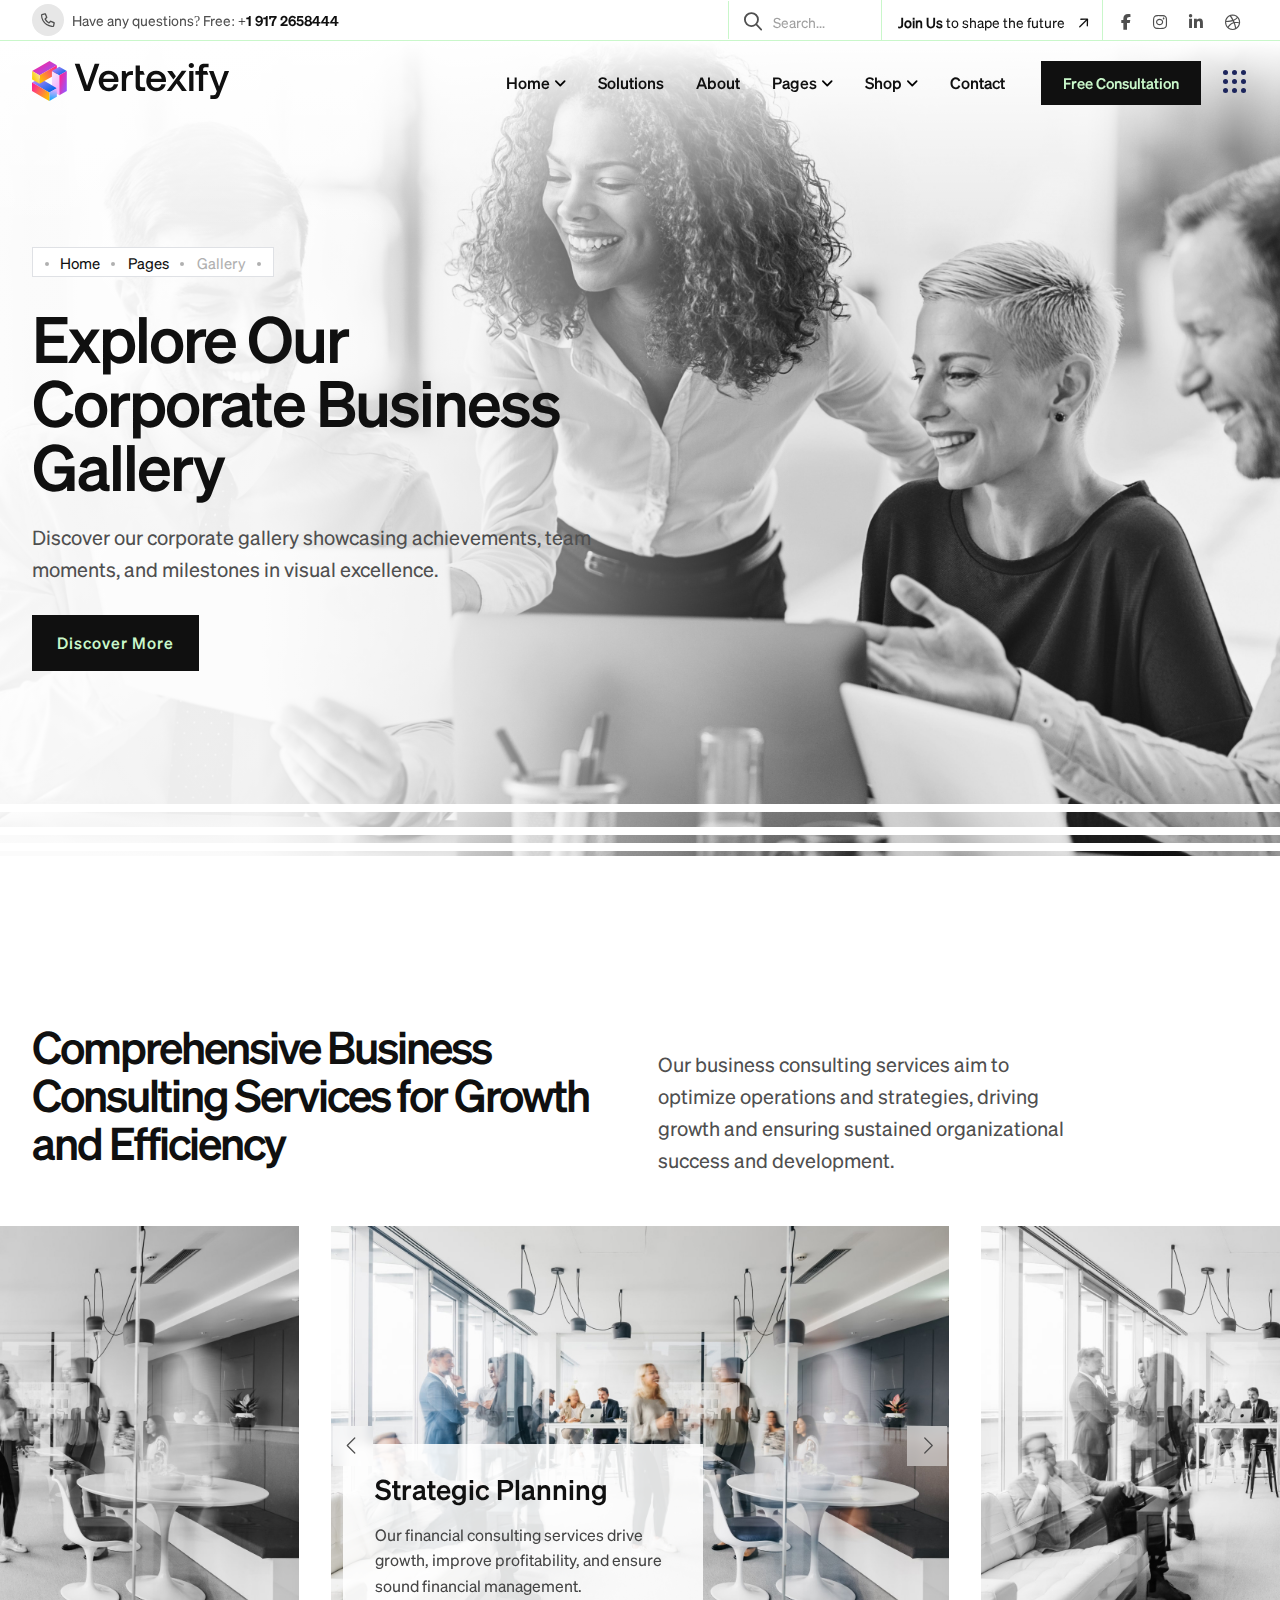
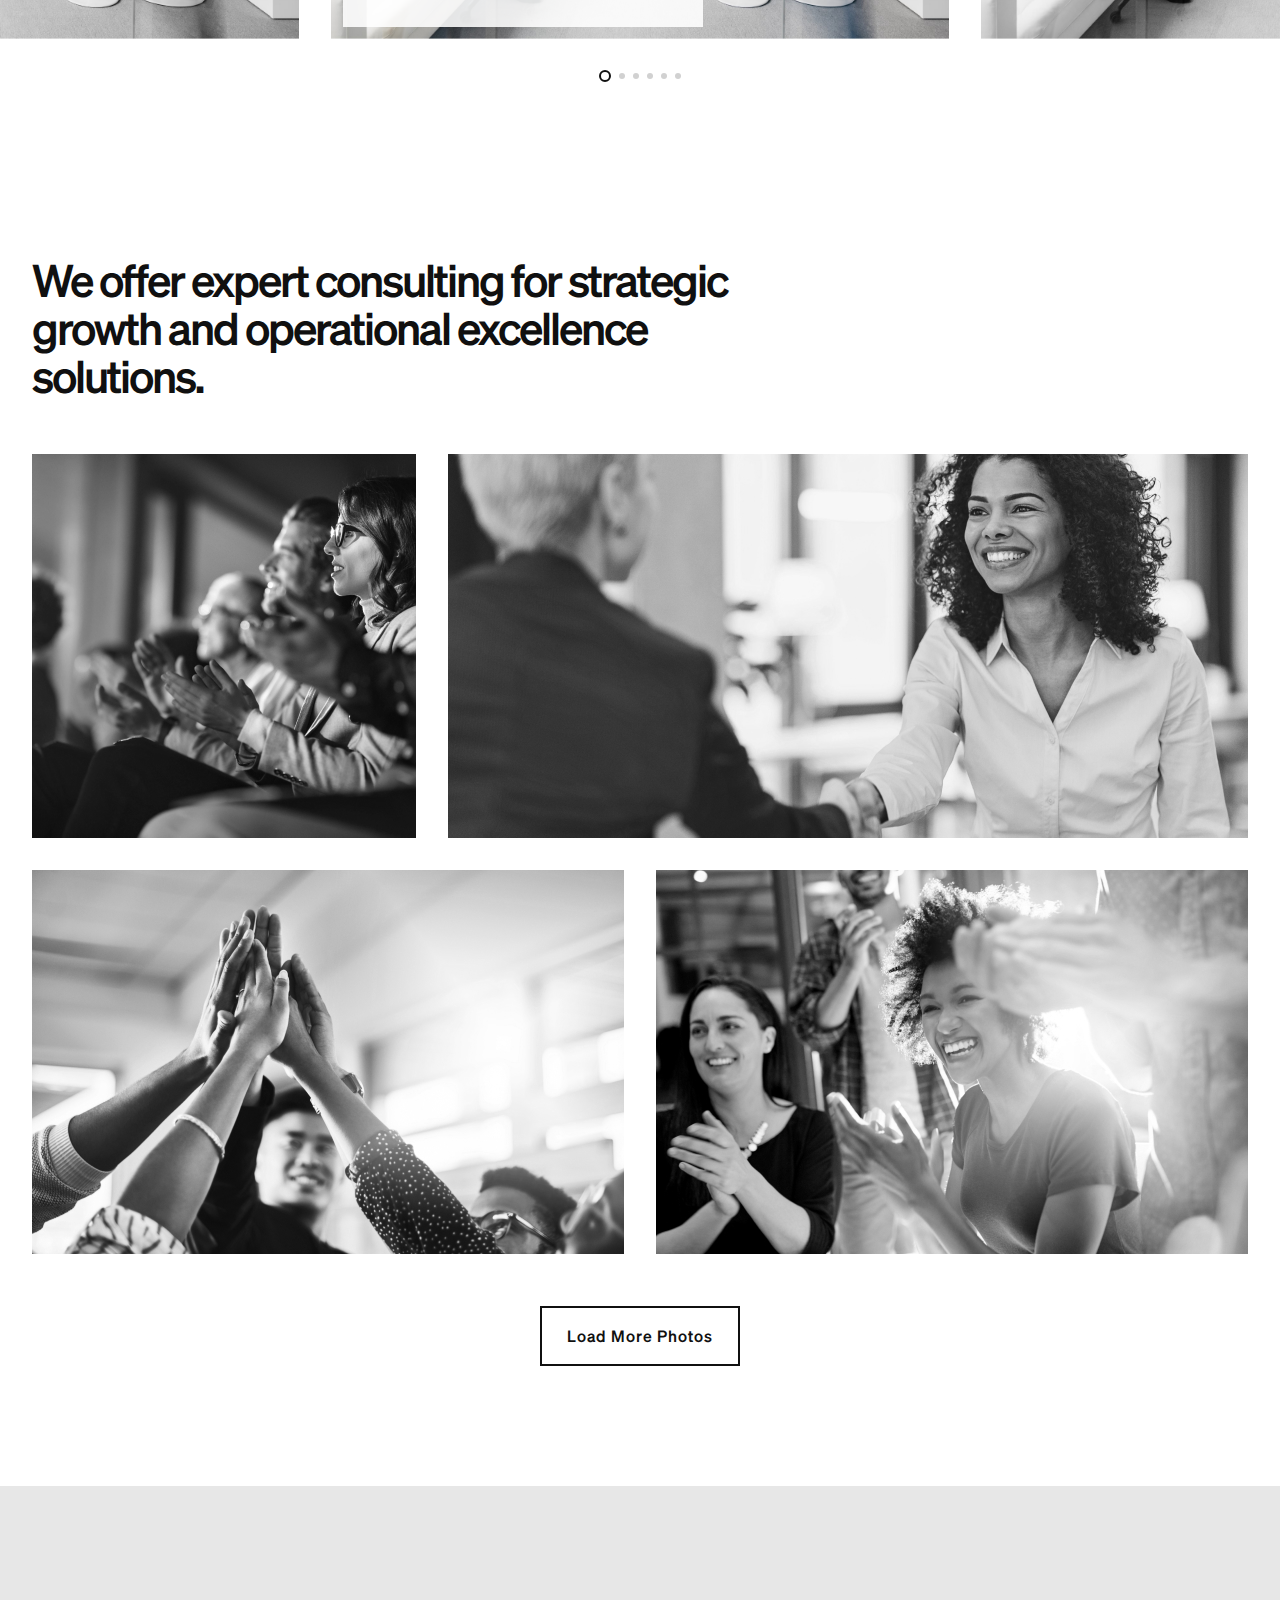
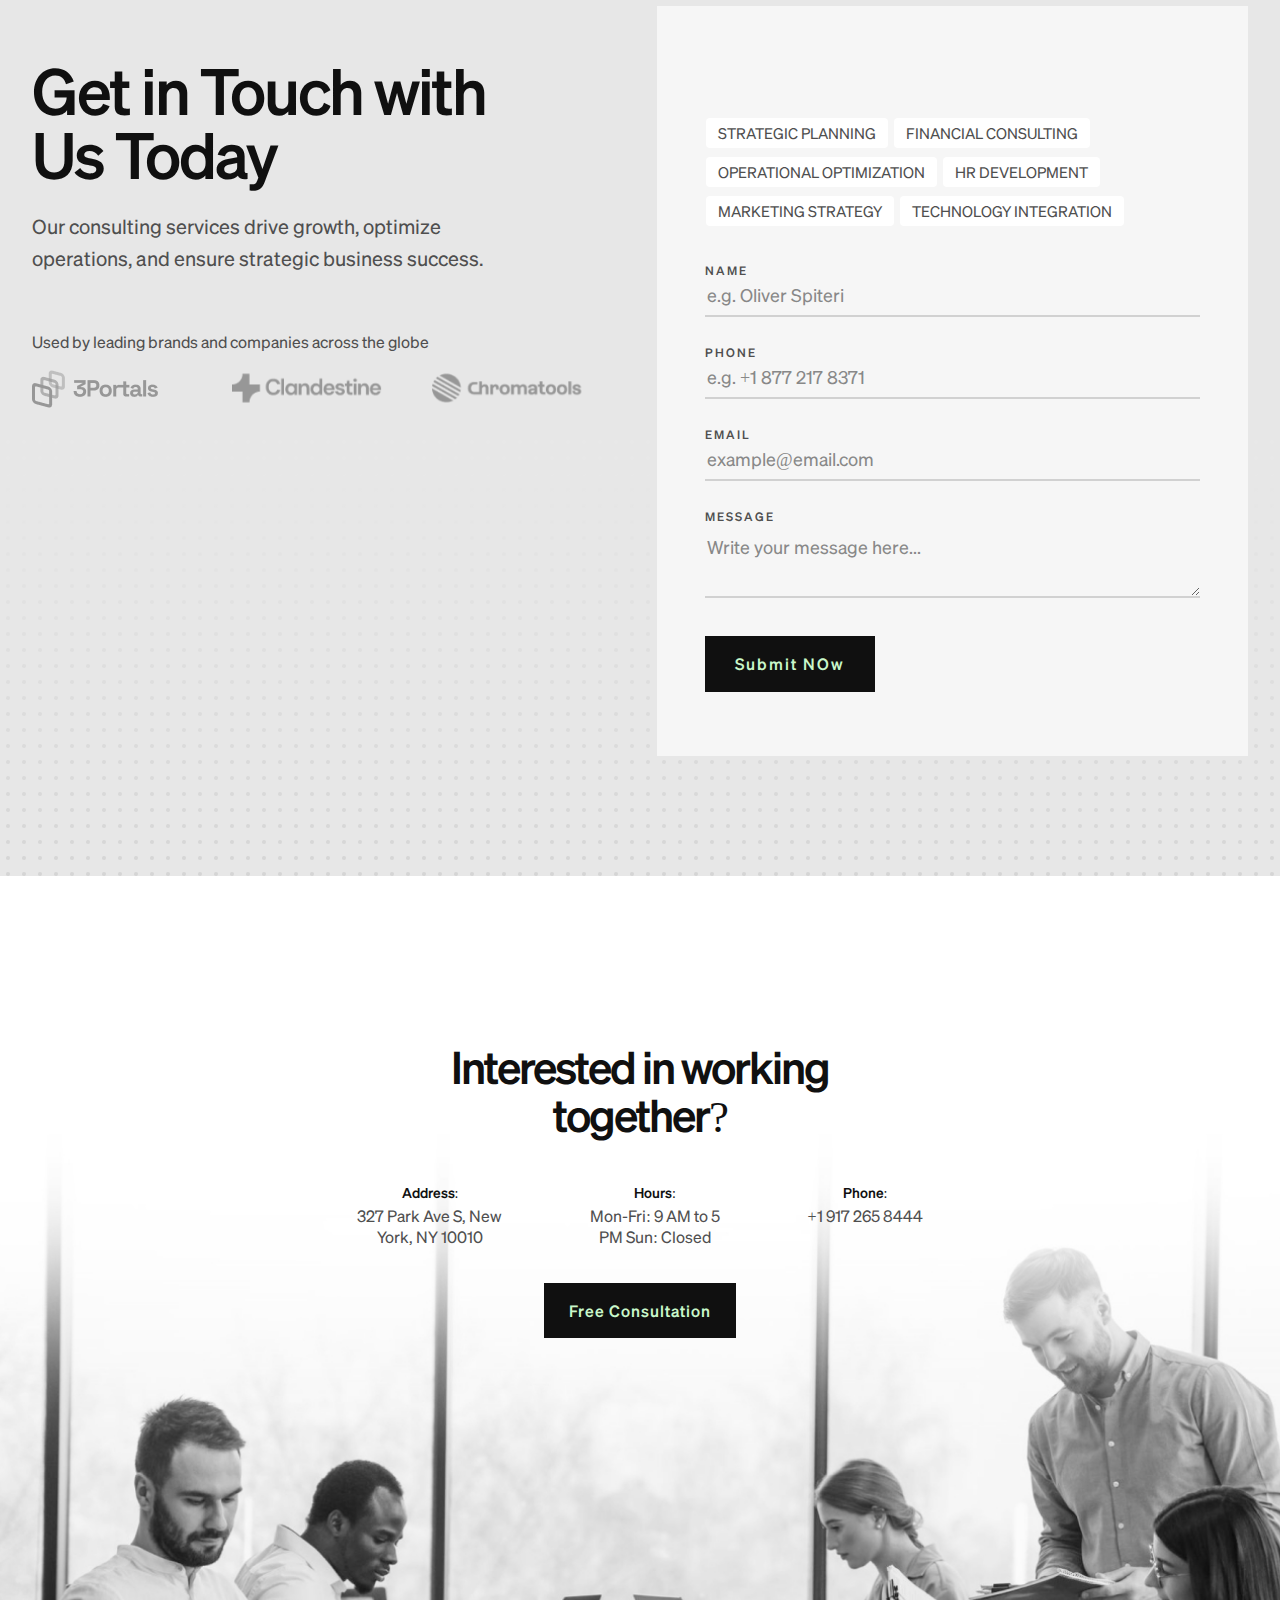
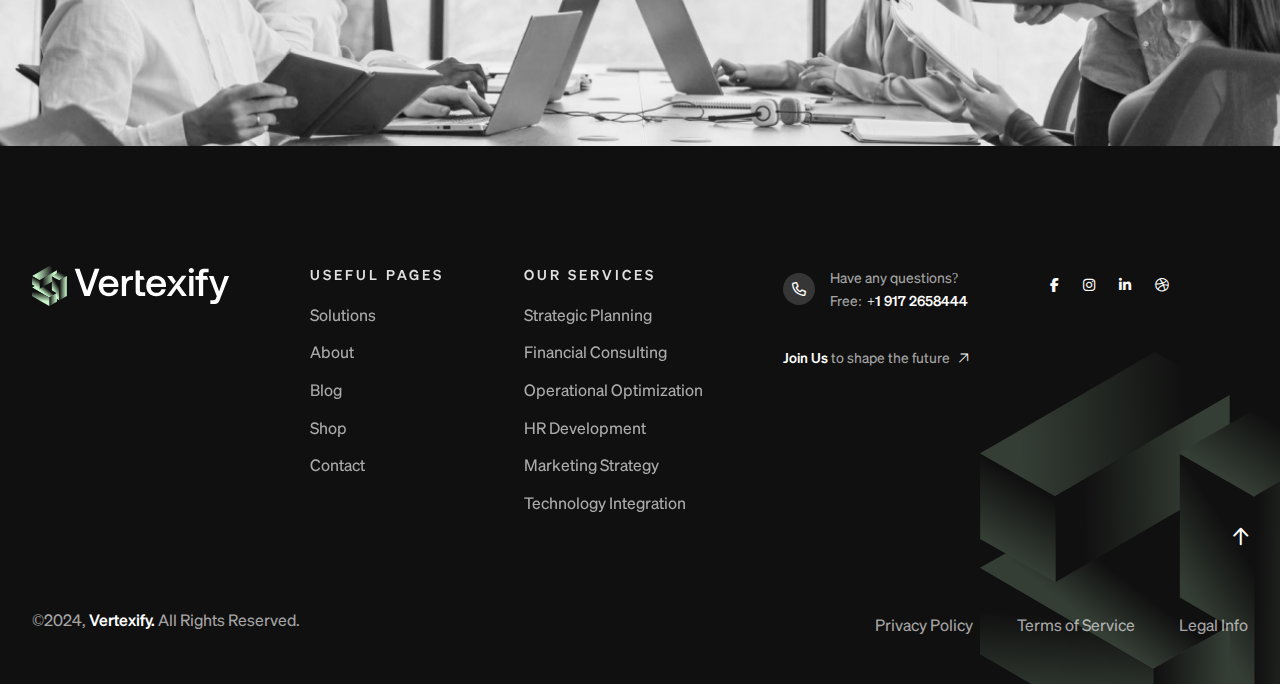
<file: gallery.html>
<!DOCTYPE html>
  <html lang="en">
  <head>
  	<meta charset="UTF-8">
  	<title>Gallery</title>
  	<meta name="description" content="Vertexify. - Business Consulting WordPress Theme">
  	<meta name="keywords" content="accountant, advertising, adviser, business, company, consultant, consulting, corporate, finance, financial advisor, human resources, insurance, legal, marketing, multipurpose">
  	<meta name="author" content="Themexriver">
  	<link rel="shortcut icon" href="assets/img/logo/fv-1.svg" type="image/x-icon">
  	<!-- Mobile Specific Meta -->
  	<meta name="viewport" content="width=device-width, initial-scale=1">


  	<link rel="stylesheet" href="assets/css/bootstrap.min.css">
  	<link rel="stylesheet" href="assets/css/fontawesome.min.css">
  	<link rel="stylesheet" href="assets/css/flaticon.css">
  	<link rel="stylesheet" href="assets/css/animate.css">
  	<link rel="stylesheet" href="assets/css/swiper.min.css">
  	<link rel="stylesheet" href="assets/css/jquery-ui.css"> 
  	<link rel="stylesheet" href="assets/css/magnific-popup.css">
  	<link rel="stylesheet" href="assets/css/style.css">
  </head>
  <body class="home-1">
  	<div id="preloader">
  		<div class="preloader-logo">
  			<img src="assets/img/shape/logo_shape.svg" alt="">
  		</div>
  	</div>

<!-- Start of Header section
	============================================= --> 
	<header id="vt-header" class="vt-header-section header_style_one txa_sticky_header">
		<div class="header-top-area">
			<div class="container">
				<div class="header-top d-flex justify-content-between">
					<div class="top-cta d-flex align-items-center">
						<i class="far fa-phone"></i> <span>Have any questions? Free: <a href="#">+1 917 2658444</a></span>
					</div>
					<div class="top-action d-flex align-items-center">
						<div class="header-search search_btn_toggle">
							<span>Search...</span>
						</div>
						<div class="action-text">
							<a href="#"><span>Join Us</span> to shape the future <i class="far fa-arrow-right"></i></a>
						</div>
						<div class="action-social">
							<a href="#"><i class="fab fa-facebook-f"></i></a>
							<a href="#"><i class="fab fa-instagram"></i></a>
							<a href="#"><i class="fab fa-linkedin-in"></i></a>
							<a href="#"><i class="fab fa-dribbble"></i></a>
						</div>
					</div>
				</div>
			</div>
		</div>
		<div class="vt-header-navigation-content">
			<div class="container">
				<div class="vt-header-navigation d-flex align-items-center justify-content-between">
					<div class="brand-logo">
						<a href="#"><img src="assets/img/logo/logo-1.svg" alt=""></a> 
					</div>
					<div class="main-navigation-cta d-flex align-items-center ">
						<nav class="main-navigation clearfix ul-li">
							<ul id="main-nav" class="nav navbar-nav clearfix">
								<li class="dropdown active">
									<a href="!#">Home</a>
									<ul class="dropdown-menu clearfix">
										<li><a class="active" href="index.html">Corporate Business</a></li>
										<li><a href="index-2.html">Corporate Business Dark</a></li>
										<li><a href="index-3.html">Corporate Business Modern</a></li>
										<li><a href="index-4.html">Trendy Business</a></li>
										<li><a href="index-5.html">Business Classic</a></li>
										<li><a href="index-6.html">Business Consulting</a></li>
									</ul>
								</li>
								<li><a href="about.html">Solutions</a></li>
								<li><a href="about.html">About</a></li>
								<li class="dropdown">
									<a href="!#">Pages</a>
									<ul class="dropdown-menu clearfix">
										<li><a href="service.html">Services</a></li>
										<li class="dropdown">
											<a href="service-single.html">Services Details</a>
											<ul class="dropdown-menu clearfix">
												<li><a href="service-single.html">Construction </a></li>
												<li><a href="service-single-2.html">Architect Design</a></li>
												<li><a href="service-single-3.html">Interior Design</a></li>
												<li><a href="service-single-4.html">3D Animation</a></li>
												<li><a href="service-single-5.html">House Renovation</a></li>
												<li><a href="service-single-6.html">Ideas & Inspiration</a></li>
											</ul>
										</li>
										<li><a href="team.html">Team Page</a></li>
										<li class="dropdown"> 
											<a href="service-single.html">Blog</a>
											<ul class="dropdown-menu clearfix">
												<li><a href="service-single.html">Construction</a></li>
												<li><a href="service-single-2.html">Architect Design</a></li>
												<li><a href="service-single-3.html">Interior Design</a></li>
												<li><a href="service-single-4.html">3D Animation</a></li>
												<li><a href="service-single-5.html">House Renovation</a></li>
												<li><a href="service-single-6.html">Ideas & Inspiration</a></li>
											</ul>
										</li>
										<li><a href="faq.html">FAQ Page</a></li>
										<li><a href="pricing.html">Pricing Page</a></li>
										<li><a href="testimonial.html">Testimonial Page</a></li>
										<li><a href="contact.html">Contact Page</a></li>
										<li><a href="booking.html">Booking Page</a></li>
									</ul>
								</li>
								<li class="dropdown">
									<a href="!#">Shop</a>
									<ul class="dropdown-menu clearfix"> 
										<li><a href="shop.html">Shop Page </a></li>
										<li><a href="shop-single.html">Shop Details</a></li>
									</ul>
								</li>
								<li><a href="about.html">Contact</a></li>
							</ul>
						</nav>
						<div class="header-cta-btn">
							<a href="#">Free Consultation</a>
						</div>
						<div class="off-canvas-btn d-flex align-items-center justify-content-center">
							<button class="canvas-trigger offcanvas_toggle">
								<span></span>
								<span></span>
								<span></span>
								<span></span>
								<span></span>
								<span></span>
								<span></span>
								<span></span>
								<span></span>
							</button>
						</div>
						<button class="mobile-menu-btn mobile_menu_button open_mobile_menu">
							<span></span>
							<span></span>
							<span></span>
						</button>
					</div>
				</div>
			</div>
		</div>
	</header>
	<!-- Mobile Menu -->
	<div class="mobile_menu lenis lenis-smooth position-relative">
		<div class="mobile_menu_wrap">
			<div class="mobile_menu_overlay open_mobile_menu"></div>
			<div class="mobile_menu_content">
				<div class="mobile_menu_close open_mobile_menu">
					<i class="fal fa-times"></i>
				</div>
				<div class="m-brand-logo">
					<a href="#"><img src="assets/img/logo/logo-2.svg" alt=""></a> 
				</div>
				<div class="mobile-search-bar position-relative">
					<form action="#">
						<input type="text" name="search" placeholder="Keywords">
						<button><i class="fal fa-search"></i></button>
					</form>
				</div>
				<nav class="mobile-main-navigation  clearfix ul-li">
					<ul id="m-main-nav" class="nav navbar-nav clearfix">
						<li class="dropdown active">
							<a href="!#">Home</a>
							<ul class="dropdown-menu clearfix">
								<li><a class="active" href="index.html">Corporate Business</a></li>
								<li><a href="index-2.html">Corporate Business Dark</a></li>
								<li><a href="index-3.html">Corporate Business Modern</a></li>
								<li><a href="index-4.html">Trendy Business</a></li>
								<li><a href="index-5.html">Business Classic</a></li>
								<li><a href="index-6.html">Business Consulting</a></li>
							</ul>
						</li>
						<li><a href="about.html">Solutions</a></li>
						<li><a href="about.html">About</a></li>
						<li class="dropdown">
							<a href="!#">Pages</a>
							<ul class="dropdown-menu clearfix">
								<li><a href="service.html">Services</a></li>
								<li class="dropdown">
									<a href="service-single.html">Services Details</a>
									<ul class="dropdown-menu clearfix">
										<li><a href="service-single.html">Construction </a></li>
										<li><a href="service-single-2.html">Architect Design</a></li>
										<li><a href="service-single-3.html">Interior Design</a></li>
										<li><a href="service-single-4.html">3D Animation</a></li>
										<li><a href="service-single-5.html">House Renovation</a></li>
										<li><a href="service-single-6.html">Ideas & Inspiration</a></li>
									</ul>
								</li>
								<li><a href="team.html">Team Page</a></li>
								<li class="dropdown">
									<a href="service-single.html">Blog</a>
									<ul class="dropdown-menu clearfix">
										<li><a href="service-single.html">Construction</a></li>
										<li><a href="service-single-2.html">Architect Design</a></li>
										<li><a href="service-single-3.html">Interior Design</a></li>
										<li><a href="service-single-4.html">3D Animation</a></li>
										<li><a href="service-single-5.html">House Renovation</a></li>
										<li><a href="service-single-6.html">Ideas & Inspiration</a></li>
									</ul>
								</li>
								<li><a href="faq.html">FAQ Page</a></li>
								<li><a href="pricing.html">Pricing Page</a></li>
								<li><a href="testimonial.html">Testimonial Page</a></li>
								<li><a href="contact.html">Contact Page</a></li>
								<li><a href="booking.html">Booking Page</a></li>
							</ul>
						</li>
						<li class="dropdown">
							<a href="!#">Shop</a>
							<ul class="dropdown-menu clearfix"> 
								<li><a href="shop.html">Shop Page </a></li>
								<li><a href="shop-single.html">Shop Details</a></li>
							</ul>
						</li>
						<li><a href="about.html">Contact</a></li>
					</ul>
				</nav>
				<div class="ptx-mobile-header-social text-center">
					<a href="#"> <i class="fab fa-instagram"></i></a>
					<a href="#"> <i class="fab fa-linkedin-in"></i></a>
					<a href="#"> <i class="fab fa-facebook"></i></a>
					<a href="#"> <i class="fab fa-youtube"></i></a>
				</div>
			</div>
		</div>
		<!-- /Mobile-Menu -->
	</div>
	<!-- offcanvas-start -->
	<div class="txa-offcanvas-box lenis lenis-smooth offcanvas_box_active">
		<button class="txa-offcanvas-box-close offcanvas_box_close" aria-label="name" >
			<i class="fa-solid fa-xmark"></i>
		</button>
		<div class="txa-offcanvas-box-container">

			<!-- services -->
			<div class="txa-offcanvas-services-wrap d-lg-block ul-li-block d-none">
				<h5 class="txa-offcanvas-services-title fx-heading-1 fx-font-400">our services:</h5>

				<ul class="txa-offcanvas-services">
					<li>
						<span class="offcanvas-slideup">
							<a class="txa-offcanvas-services-item fx-heading-1 fx-font-400 " href="#" aria-label="name">
								<i class="fa-solid fa-arrow-right"></i>
								Industrial Manufacturing
							</a>
						</span>
					</li>
					<li>
						<span class="offcanvas-slideup">
							<a class="txa-offcanvas-services-item fx-heading-1 fx-font-400 " href="#" aria-label="name">
								<i class="fa-solid fa-arrow-right"></i>
								Building maintenance
							</a>
						</span>
					</li>
					<li>
						<span class="offcanvas-slideup">
							<a class="txa-offcanvas-services-item fx-heading-1 fx-font-400 " href="#" aria-label="name">
								<i class="fa-solid fa-arrow-right"></i>
								Engineering
							</a>
						</span>
					</li>
					<li>
						<span class="offcanvas-slideup">
							<a class="txa-offcanvas-services-item fx-heading-1 fx-font-400 " href="#" aria-label="name">
								<i class="fa-solid fa-arrow-right"></i>
								Construction
							</a>       
						</span>
					</li>
					<li>
						<span class="offcanvas-slideup">
							<a class="txa-offcanvas-services-item fx-heading-1 fx-font-400 " href="#" aria-label="name">
								<i class="fa-solid fa-arrow-right"></i>
								Shipping
							</a>  
						</span>                        
					</li>

				</ul>
			</div>

			<div class="txa-offcanvas-search d-lg-none d-block">
				<form action="#" class="txa-offcanvas-search-form">
					<input class="txa-offcanvas-search-form-input" type="text" aria-label="name" placeholder="Search">
					<button class="txa-offcanvas-search-form-btn" type="button" aria-label="name">
						<i class="fa-solid fa-magnifying-glass"></i>
					</button>
				</form>
			</div>

			<!-- mobile-menu-list -->
			<div class="mobile-menu-navigation d-lg-none d-block">
				<nav class="mobile-main-navigation  clearfix ul-li">
					<ul id="main-nav" class="nav navbar-nav clearfix">

						<li class="dropdown">
							<a class="is-active" href="!#">home</a>
							<ul class="dropdown-menu clearfix">
								<li>
									<a class="is-active" href="index.html">Industrial</a>
								</li>
								<li>
									<a href="index-2.html">Construction</a>
								</li>
								<li>
									<a href="index-3.html">Building</a>
								</li>
								<li>
									<a href="index-4.html">Shipping</a>
								</li>
								<li>
									<a href="index-5.html">manufacturing</a>
								</li>
								<li>
									<a href="index-5.html">Engineering</a>
								</li>
							</ul>
						</li>

						<li class="dropdown">
							<a href="!#">about</a>

							<ul class="dropdown-menu clearfix">
								<li>
									<a href="#">about one</a>
								</li>
								<li>
									<a href="#">about  two</a>
								</li>
								<li>
									<a href="#">about  three</a>
								</li>
								<li>
									<a href="#">about  details</a>
								</li>
							</ul>
						</li>

						<li class="dropdown">
							<a href="!#">pages</a>
							<ul class="dropdown-menu clearfix">


								<li class="dropdown">
									<a href="!#">projects</a>
									<ul class="dropdown-menu clearfix">
										<li>
											<a href="#">projects one</a>
										</li>
										<li>
											<a href="#">projects two</a>
										</li>
										<li>
											<a href="#">projects details</a>
										</li>
									</ul>
								</li>


								<li>
									<a href="prices.html">prices</a>
								</li>

								<li>
									<a href="gallery.html">gallery</a>
								</li>

								<li>
									<a href="privacy-policy.html">privacy policy</a>
								</li>

								<li>
									<a href="error.html">404</a>
								</li>

							</ul>
						</li>

						<li class="dropdown">
							<a href="!#">elements</a>

							<ul class="dropdown-menu clearfix">
								<li>
									<a href="#">elements one</a>
								</li>
								<li>
									<a href="#">elements  two</a>
								</li>
								<li>
									<a href="#">elements  three</a>
								</li>
							</ul>
						</li>

						<li  class="dropdown">
							<a href="!#">news</a>

							<ul class="dropdown-menu clearfix">
								<li>
									<a href="#">Blog one</a>
								</li>
								<li>
									<a href="#">Blog details</a>
								</li>
							</ul>
						</li>

						<li>
							<a href="#">contact</a>
						</li>

					</ul>
				</nav>
			</div>

			<div class="txa-offcanvas-content">

				<!-- contact -->
				<div class="txa-offcanvas-content-box  ul-li-block">
					<h6 class="txa-offcanvas-content-box-title fx-heading-1 text-capitalize fx-font-400">quick contact:</h6>

					<ul class="txa-offcanvas-contact">
						<li class="fx-heading-1 fix" >
							<span class="offcanvas-slideup">
								<i class="fa-solid fa-location-dot"></i>
								the londoner <br> 83 the strand, sliema, malta.
							</span>
						</li>
						<li class="fx-heading-1 fix" >
							<span class="offcanvas-slideup">
								<a  href="#" aria-label="name">
									<i class="fa-solid fa-phone"></i>
									+1 917 265 8444
								</a>
							</span>

						</li>
						<li class="fx-heading-1 fix" >
							<span class="offcanvas-slideup">
								<a  href="#" aria-label="name">
									<i class="fa-solid fa-envelope-open-text"></i>
									example@email.com
								</a>
							</span>

						</li>
					</ul>
				</div>

				<!-- socail -->
				<div class="txa-offcanvas-content-box ul-li-block">
					<h6 class="txa-offcanvas-content-box-title text-capitalize fx-heading-1 fx-font-400">we're on social media:</h6>

					<ul class="txa-offcanvas-social">
						<li>
							<span class="offcanvas-slideup">
								<a href="#" class="txa-offcanvas-social-item fx-heading-1 fx-font-500 " aria-label="name">
									<i class="fa-brands fa-linkedin-in"></i>
									linkedin
								</a>
							</span>

						</li>
						<li>
							<span class="offcanvas-slideup">
								<a href="#" class="txa-offcanvas-social-item fx-heading-1 fx-font-500 " aria-label="name">
									<i class="fa-brands fa-facebook-f"></i> 
									facebook
								</a>
							</span>

						</li>
						<li>
							<span class="offcanvas-slideup">
								<a href="#" class="txa-offcanvas-social-item fx-heading-1 fx-font-500 " aria-label="name">
									<i class="fa-brands fa-x-twitter"></i>
									twitter
								</a>
							</span>

						</li>
						<li>
							<span class="offcanvas-slideup">
								<a href="#" class="txa-offcanvas-social-item fx-heading-1 fx-font-500" aria-label="name">
									<i class="fa-brands fa-instagram"></i>
									instagram
								</a>
							</span>

						</li>

					</ul>
				</div>

			</div>
		</div>
	</div>
	<!-- search-popup -->
	<div class="txa-search-box search_box_active ">

		<div class="txa-search-container">
			<div class="txa-search-wrap text-center mb-55">
				<h5 class="txa-search-title fx-heading-1 fx-font-500">Search</h5>
				<form action="#" class="txa-search-form">
					<input class="txa-search-form-input" type="text" placeholder="What are you looking for?...">
				</form>
			</div>

			<div class="txa-search-tag-wrap text-center">
				<h6 class="txa-search-tag-title fx-font-400 fx-heading-1">People also search for:</h6>
				<div class="txa-search-tag d-inline-flex flex-wrap  ">
					<a href="#" aria-label="name" class="txa-search-tag-item fx-heading-1 fx-font-500" >Corporate</a>
					<a href="#" aria-label="name" class="txa-search-tag-item fx-heading-1 fx-font-500" >Business</a>
					<a href="#" aria-label="name" class="txa-search-tag-item fx-heading-1 fx-font-500" >Consulting</a>
					<a href="#" aria-label="name" class="txa-search-tag-item fx-heading-1 fx-font-500" >Finance</a>
					<a href="#" aria-label="name" class="txa-search-tag-item fx-heading-1 fx-font-500" >Reports</a>
				</div>
			</div>
		</div>

		<button aria-label="search-close" type="button" class="txa-search-box-close search_box_close">
			<i class="fa-solid fa-xmark"></i>
		</button>
	</div>
<!-- Start of Header section
	============================================= -->

<!-- Start of Breadcrumb  section
	============================================= -->
	<section id="vt-breadcrumb" class="vt-breadcrumb-section position-relative" data-background="assets/img/bg/gallery-bg.jpg">
		<div class="vt-vertical-shape-2 txt_item_active">
			<span></span>
			<span></span>
			<span></span>
		</div>
		<div class="container">
			<div class="vt-breadcrumb-content headline pera-content ul-li">
				<ul>
					<li><a href="#">Home</a></li>
					<li><a href="#">Pages</a></li>
					<li>Gallery</li>
				</ul>
				<h2 class="breadcrumb_title">Explore Our Corporate Business Gallery</h2>
				<p>Discover our corporate gallery showcasing achievements, team moments, and milestones in visual excellence.</p>
				<div class="vt-btn mt-30 btn-spin">
					<a href="#">Discover More</a>
				</div>
			</div>
		</div>
	</section>	
<!-- End of Breadcrumb  section
	============================================= -->

<!-- Start of  Gallery  section
	============================================= -->
	<section id="vt-about-gallery" class="vt-about-gallery-section pt-115 pb-120">
		<div class="container">
			<div class="vt-service-feed-top d-flex align-items-end justify-content-be tween">
				<div class="vt-section-title ver_2 headline pera-content">
					<div class="subtitle wow fadeInRight"  data-wow-delay="400ms" data-wow-duration="1000ms">
						We're Vertexify Consulting
					</div>
					<h2 class="section_title vt-title vt-title-ani">Comprehensive Business Consulting Services for Growth and Efficiency</h2>
				</div>
				<div class="top-text">
					Our business consulting services aim to optimize operations and strategies, driving growth and ensuring sustained organizational success and development.
				</div>
			</div>
		</div>
		<div class="vt-testimonial-content appear_top mt-50 position-relative">
			<div class="vt-testimonial-slider swiper-container">
				<div class="swiper-wrapper">
					<div class="swiper-slide">
						<div class="about-gallery-img position-relative">
							<img src="assets/img/about/about-gallery.jpg" alt="">
							<div class="gallery-text headline pera-content">
								<h3 class="href-underline"><a href="#">Strategic Planning</a></h3>
								<p>Our financial consulting services drive growth, improve profitability, and ensure sound financial management.</p>
							</div>
						</div>
					</div>
					<div class="swiper-slide">
						<div class="about-gallery-img position-relative">
							<img src="assets/img/about/about-gallery.jpg" alt="">
							<div class="gallery-text headline pera-content">
								<h3 class="href-underline"><a href="#">Strategic Planning</a></h3>
								<p>Our financial consulting services drive growth, improve profitability, and ensure sound financial management.</p>
							</div>
						</div> 
					</div>
					<div class="swiper-slide">
						<div class="about-gallery-img position-relative">
							<img src="assets/img/about/about-gallery.jpg" alt="">
							<div class="gallery-text headline pera-content">
								<h3 class="href-underline"><a href="#">Strategic Planning</a></h3>
								<p>Our financial consulting services drive growth, improve profitability, and ensure sound financial management.</p>
							</div>
						</div>
					</div>
					<div class="swiper-slide">
						<div class="about-gallery-img position-relative">
							<img src="assets/img/about/about-gallery.jpg" alt="">
							<div class="gallery-text headline pera-content">
								<h3 class="href-underline"><a href="#">Strategic Planning</a></h3>
								<p>Our financial consulting services drive growth, improve profitability, and ensure sound financial management.</p>
							</div>
						</div>
					</div>
					<div class="swiper-slide">
						<div class="about-gallery-img position-relative">
							<img src="assets/img/about/about-gallery.jpg" alt="">
							<div class="gallery-text headline pera-content">
								<h3 class="href-underline"><a href="#">Strategic Planning</a></h3>
								<p>Our financial consulting services drive growth, improve profitability, and ensure sound financial management.</p>
							</div>
						</div>
					</div>
					<div class="swiper-slide">
						<div class="about-gallery-img position-relative">
							<img src="assets/img/about/about-gallery.jpg" alt="">
							<div class="gallery-text headline pera-content">
								<h3 class="href-underline"><a href="#">Strategic Planning</a></h3>
								<p>Our financial consulting services drive growth, improve profitability, and ensure sound financial management.</p>
							</div>
						</div>
					</div>
				</div>
			</div>
			<div class="vt-testi-pagination text-center mt-30"></div>
			<div class="vt-testi-slider-nav  d-flex align-items-center justify-content-center">
				<div class="vt-testi-prev d-flex align-items-center justify-content-center"><i class="fal fa-chevron-left"></i></div>
				<div class="vt-testi-next d-flex align-items-center justify-content-center"><i class="fal fa-chevron-right"></i></div>
			</div>
		</div>
	</section>	
<!-- End of Gallery  section
	============================================= -->

<!-- Start of  Gallery Grid  section
	============================================= -->
	<section id="vt-gallery-grid" class="vt-gallery-grid-section pb-120">
		<div class="container">
			<div class="vt-section-title ver_2 headline pera-content">
				<div class="subtitle wow fadeInRight"  data-wow-delay="400ms" data-wow-duration="1000ms">
					Industries we serve
				</div>
				<h2 class="section_title vt-title vt-title-ani">We offer expert consulting for strategic growth and operational excellence solutions.</h2>
			</div>
			<div class="vt-gallery-grid-content pt-55">
				<div class="row">
					<div class="col-lg-4">
						<div class="vt-gallery-grid-item position-relative">
							<div class="item-img">
								<img src="assets/img/gallery/gl1.jpg" alt="">
							</div>
							<div class="item-text headline pera-content">
								<h3 class="href-underline"><a href="#">Strategic Planning</a></h3>
								<p>Our financial consulting services drive growth, improve profitability, and ensure sound financial management.</p>
							</div>
						</div>
					</div>
					<div class="col-lg-8">
						<div class="vt-gallery-grid-item position-relative">
							<div class="item-img">
								<img src="assets/img/gallery/gl2.jpg" alt="">
							</div>
							<div class="item-text headline pera-content">
								<h3 class="href-underline"><a href="#">Strategic Planning</a></h3>
								<p>Our financial consulting services drive growth, improve profitability, and ensure sound financial management.</p>
							</div>
						</div>
					</div>
					<div class="col-lg-6">
						<div class="vt-gallery-grid-item position-relative">
							<div class="item-img">
								<img src="assets/img/gallery/gl3.jpg" alt="">
							</div>
							<div class="item-text headline pera-content">
								<h3 class="href-underline"><a href="#">Strategic Planning</a></h3>
								<p>Our financial consulting services drive growth, improve profitability, and ensure sound financial management.</p>
							</div>
						</div>
					</div>
					<div class="col-lg-6">
						<div class="vt-gallery-grid-item position-relative">
							<div class="item-img">
								<img src="assets/img/gallery/gl4.jpg" alt="">
							</div>
							<div class="item-text headline pera-content">
								<h3 class="href-underline"><a href="#">Strategic Planning</a></h3>
								<p>Our financial consulting services drive growth, improve profitability, and ensure sound financial management.</p>
							</div>
						</div>
					</div>
				</div>
				<div class="vt-btn ver_2 text-center mt-20 btn-spin">
					<a href="#">Load More Photos</a>
				</div>
			</div>
		</div>
	</section>		
<!-- End of  Gallery Grid  section
	============================================= -->	


<!-- Start of Contact  section
	============================================= -->
	<section id="vt-contact" class="vt-contact-section pt-120 pb-120 position-relative">
		<div class="contact-pattern position-absolute">
			<img src="assets/img/bg/pattern.png" alt="">
		</div>
		<div class="container">
			<div class="vt-contact-content d-flex">
				<div class="vt-contact-text-wrap">
					<div class="vt-section-title ver_2 headline pera-content">
						<div class="subtitle wow fadeInUp"  data-wow-delay="300ms" data-wow-duration="1200ms">
							Contact Us
						</div>
						<h2 class="section_title vt-title vt-title-ani">Get in Touch with Us Today</h2>
						<p>Our consulting services drive growth, optimize operations, and ensure strategic business success.</p>
					</div>
					<div class="vt-contact-partner pera-content">
						<p>Used by leading brands and companies across the globe</p>
						<div class="vt-contact-logo">
							<div class="vt-contact-logo-slide swiper-container">
								<div class="swiper-wrapper">
									<div class="swiper-slide">
										<div class="vt-contact-logo-img">
											<img  src="assets/img/partner/sp8.png" alt="">
										</div>
									</div>
									<div class="swiper-slide">
										<div class="vt-contact-logo-img">
											<img  src="assets/img/partner/sp3.png" alt="">
										</div>
									</div>
									<div class="swiper-slide">
										<div class="vt-contact-logo-img">
											<img  src="assets/img/partner/sp4.png" alt="">
										</div>
									</div>
									<div class="swiper-slide">
										<div class="vt-contact-logo-img">
											<img  src="assets/img/partner/sp2.png" alt="">
										</div>
									</div>
									<div class="swiper-slide">
										<div class="vt-contact-logo-img">
											<img  src="assets/img/partner/sp1.png" alt="">
										</div>
									</div>
								</div>
							</div>
						</div>
					</div>
				</div>
				<div class="vt-contact-form headline pera-content">
					<h3 class="wow" data-splitting="" >What can we help you with? </h3>
					<div class="vt-contact-form-area">
						<form action="#" method="post">
							<div class="vt-contact-form-option">
								<label class="contact-select">
									<input type="radio" id="age1" name="age" value="">
									<span>Strategic Planning</span>
								</label>
								<label class="contact-select">
									<input type="radio" id="age2" name="age" value="">
									<span>Financial Consulting</span>
								</label> 
								<label class="contact-select">
									<input type="radio" id="age3" name="age" value="">
									<span>Operational Optimization</span>
								</label>
								<label class="contact-select">
									<input type="radio" id="age4" name="age" value="">
									<span>HR Development</span>
								</label>
								<label class="contact-select">
									<input type="radio" id="age5" name="age" value="">
									<span>Marketing Strategy</span>
								</label>
								<label class="contact-select">
									<input type="radio" id="age6" name="age" value="">
									<span>Technology Integration</span>
								</label>
							</div>
							<div class="vt-contact-form-input"> 
								<div class="input-field">
									<label class="f-lebel text-uppercase">Name</label>
									<input type="text" placeholder="e.g. Oliver Spiteri">
								</div>
								<div class="input-field">
									<label class="f-lebel text-uppercase">Phone</label>
									<input type="text" placeholder="e.g. +1 877 217 8371">
								</div>
								<div class="input-field">
									<label class="f-lebel text-uppercase">Email</label>
									<input type="text" placeholder="example@email.com">
								</div>
								<div class="input-field">
									<label class="f-lebel text-uppercase">Message</label>
									<textarea name="message" id="text" placeholder="Write your message here..."></textarea>
								</div>
							</div>
							<button>Submit NOw</button>
						</form>
					</form>
				</div>
			</div>
		</div>
	</section>		
<!-- End of Contact  section
	============================================= -->		

<!-- Start of Get in touch  section
	============================================= -->
	<section id="vt-get-in-touch" class="vt-get-in-touch-section position-relative" data-background="assets/img/bg/get-bg.jpg">
		<div class="vt-get-in-shape-1 anim_left position-absolute"></div>
		<div class="vt-get-in-shape-2 anim_right position-absolute"></div>
		<div class="container">
			<div class="vt-get-in-touch-wrap appear_top">
				<div class="vt-section-title ver_2 headline text-center pera-content">
					<div class="subtitle wow fadeInRight"  data-wow-delay="400ms" data-wow-duration="1000ms">
						Get in Touch
					</div>
					<h2 class="section_title vt-title vt-title-ani">Interested in working together?</h2>
				</div>
				<div class="vt-get-in-touch-content  d-flex justify-content-center text-center flex-wrap">
					<div class="vt-get-in-touch-item headline pera-content">
						<h3>Address:</h3>
						<p>327 Park Ave S,
						New York, NY 10010</p>
					</div>
					<div class="vt-get-in-touch-item headline pera-content">
						<h3>Hours:</h3>
						<p>Mon-Fri: 9 AM to 5 PM
						Sun: Closed</p>
					</div>
					<div class="vt-get-in-touch-item headline pera-content">
						<h3>Phone:</h3>
						<p>+1 917 265 8444</p>
					</div>
				</div>
				<div class="vt-btn mt-35 btn-spin text-center">
					<a href="#">Free Consultation</a>
				</div>
			</div> 
		</div>
	</section>		
<!-- End of Get in touch  section
	============================================= -->

<!-- Start of footer  section
	============================================= -->
	<footer id="vt-footer" class="vt-footer-section position-relative dark_version">
		<span class="vt-footer-shape appear_top position-absolute"><img src="assets/img/shape/logo_shape_2.svg" alt=""></span>
		<div class="container">
			<div class="vt-footer-content position-relative">
				<div class="vt-footer-widget-area pt-120 pb-80 d-flex">
					<div class="vt-footer-widget headline ul-li-block">
						<div class="logo-widget">
							<a href="#"><img src="assets/img/logo/logo-2.svg" alt=""></a>
						</div>
					</div>
					<div class="vt-footer-widget white_color headline ul-li-block">
						<div class="menu-widget">
							<h3 class="widget-title text-uppercase">Useful Pages</h3>
							<ul>
								<li><a href="#">Solutions</a></li>
								<li><a href="#">About</a></li>
								<li><a href="#">Blog</a></li>
								<li><a href="#">Shop</a></li>
								<li><a href="#">Contact</a></li>
							</ul>
						</div>
					</div>
					<div class="vt-footer-widget white_color headline ul-li-block">
						<div class="menu-widget">
							<h3 class="widget-title text-uppercase">Our Services</h3>
							<ul>
								<li><a href="#">Strategic Planning</a></li>
								<li><a href="#">Financial Consulting</a></li>
								<li><a href="#">Operational Optimization</a></li>
								<li><a href="#">HR Development</a></li>
								<li><a href="#">Marketing Strategy</a></li>
								<li><a href="#">Technology Integration</a></li>
							</ul>
						</div>
					</div>
					<div class="vt-footer-widget white_color headline">
						<div class="cta-widget">
							<div class="cta-info d-flex align-items-center">
								<div class="info-icon d-flex justify-content-center align-items-center">
									<i class="far fa-phone"></i>
								</div>
								<div class="info-text">
									<span>Have any questions?</span> <a href="#"><span>Free:</span> +1 917 2658444</a>
								</div>
							</div>
							<div class="cta-text">
								<a href="#"><span>Join Us</span>  to shape the future <i class="fal fa-arrow-right"></i></a>
							</div>
						</div>
					</div>
					<div class="vt-footer-widget white_color headline">
						<div class="social-widget">
							<a href="#"><i class="fab fa-facebook-f"></i></a>
							<a href="#"><i class="fab fa-instagram"></i></a>
							<a href="#"><i class="fab fa-linkedin-in"></i></a>
							<a href="#"><i class="fab fa-dribbble"></i></a>
						</div>
					</div>
				</div>
				<div class="vt-scrollup white_color position-absolute">
					<a class="scrollup" href="#"><i class="far fa-arrow-up"></i></a>
				</div>
			</div> 
			<div class="vt-footer-copyright white_color d-flex"> 
				<div class="vt-copyright-text">
					©2024, <a href="#">Vertexify.</a> All Rights Reserved.
				</div>
				<div class="vt-copyright-menu ul-li">
					<ul>
						<li><a href="#">Privacy Policy</a></li>
						<li><a href="#">Terms of Service</a></li>
						<li><a href="#">Legal Info</a></li>
					</ul>
				</div>
			</div>
		</div>
	</footer>
<!-- End of footer  section
	============================================= -->	





	<!-- For Js Library -->
	<script src="assets/js/jquery-3.7.0.min.js"></script>
	<script src="assets/js/bootstrap.bundle.min.js"></script>
	<script src="assets/js/swiper-bundle.min.js"></script>
	<script src="assets/js/wow.min.js"></script>
	<script src="assets/js/appear.js"></script>
	<script src="assets/js/gsap.min.js"></script>
	<script src="assets/js/knob.js"></script>
	<script src="assets/js/jqueryui.js"></script>
	<script src="assets/js/jquery.magnific-popup.min.js"></script>
	<script src="assets/js/jquery.marquee.min.js"></script>
	<script src="assets/js/jquery.inputarrow.js"></script>
	<script src="assets/js/isotope.pkgd.min.js"></script>
	<script src="assets/js/imagesloaded.pkgd.min.js"></script>
	<script src="assets/js/masonry.pkgd.min.js"></script>
	<script src="assets/js/jquery.counterup.min.js"></script>
	<script src="assets/js/waypoints.min.js"></script>
	<script src="assets/js/lenis.min.js"></script>
	<script src="assets/js/split-type.min.js"></script>
	<script src="assets/js/ScrollTrigger.min.js"></script>
	<script src="assets/js/SplitText.min.js"></script>
	<script src="assets/js/script.js"></script>

</body>
</html>
</file>
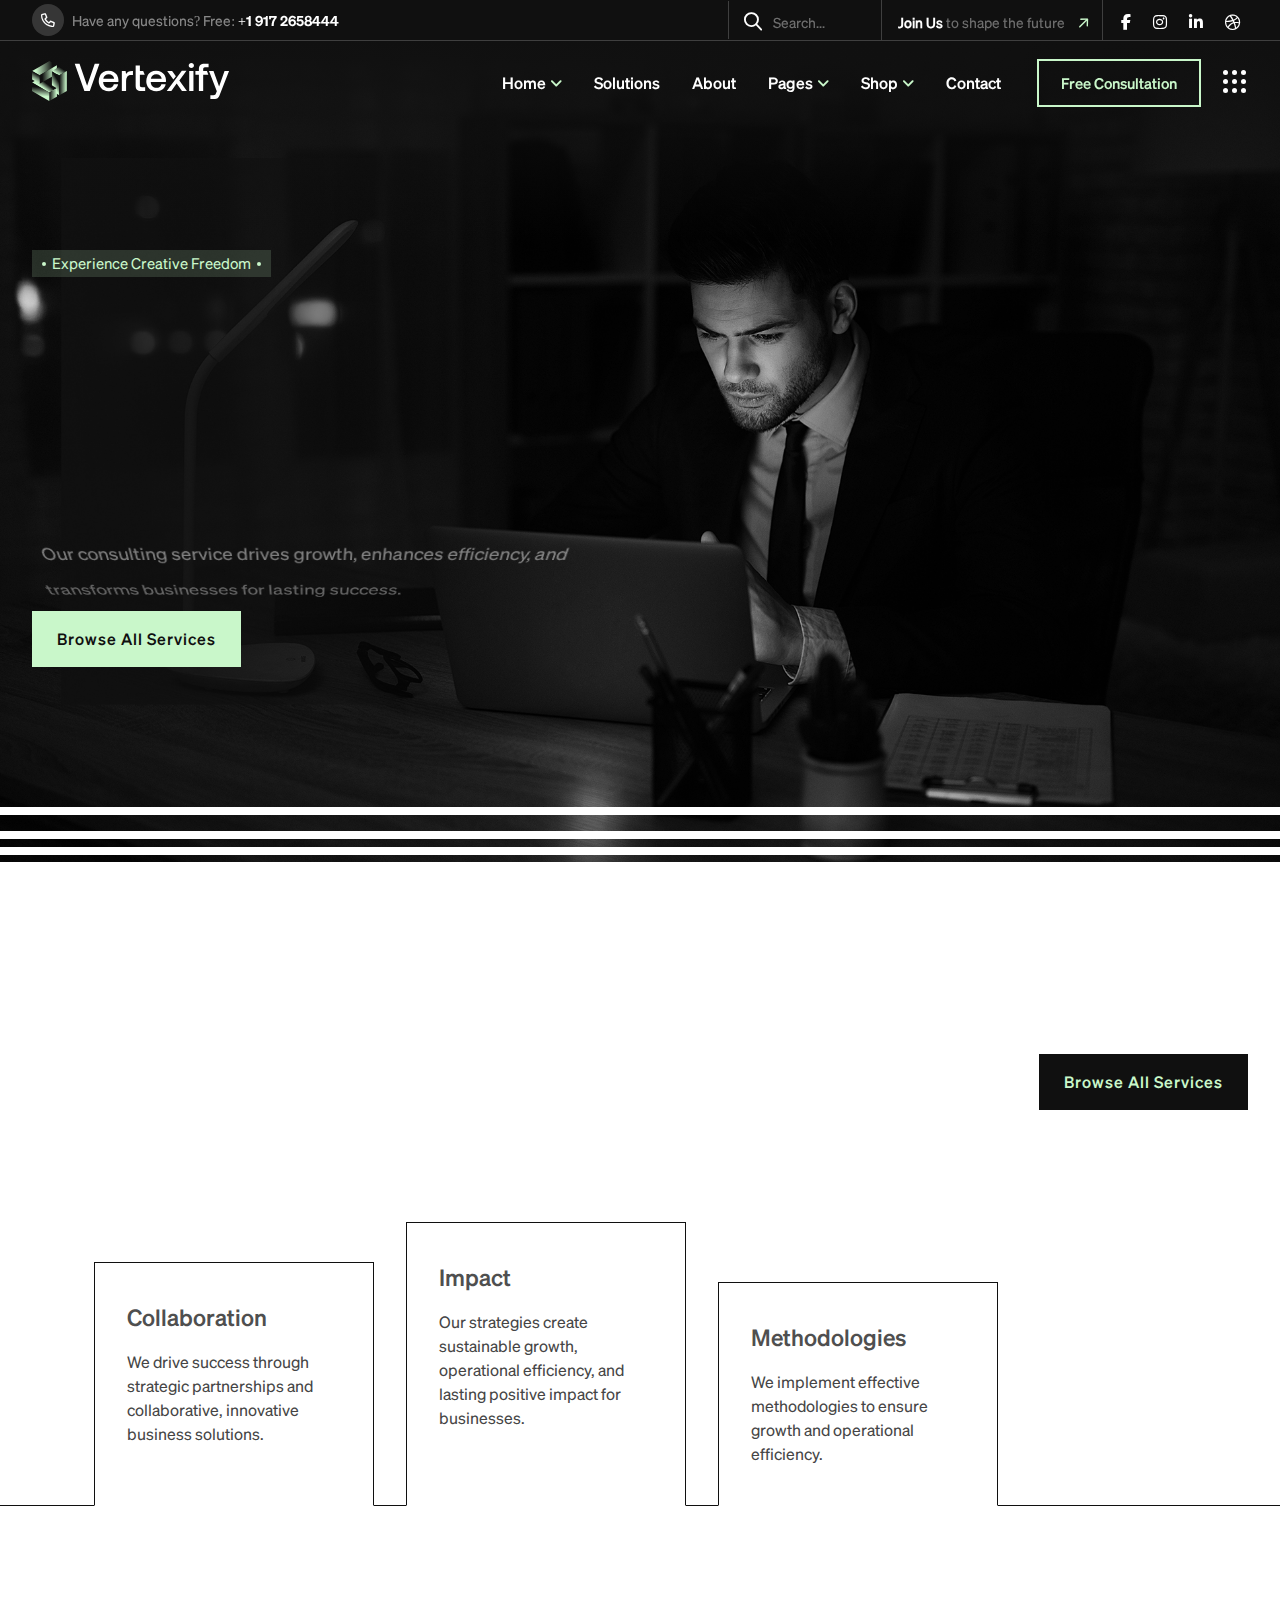
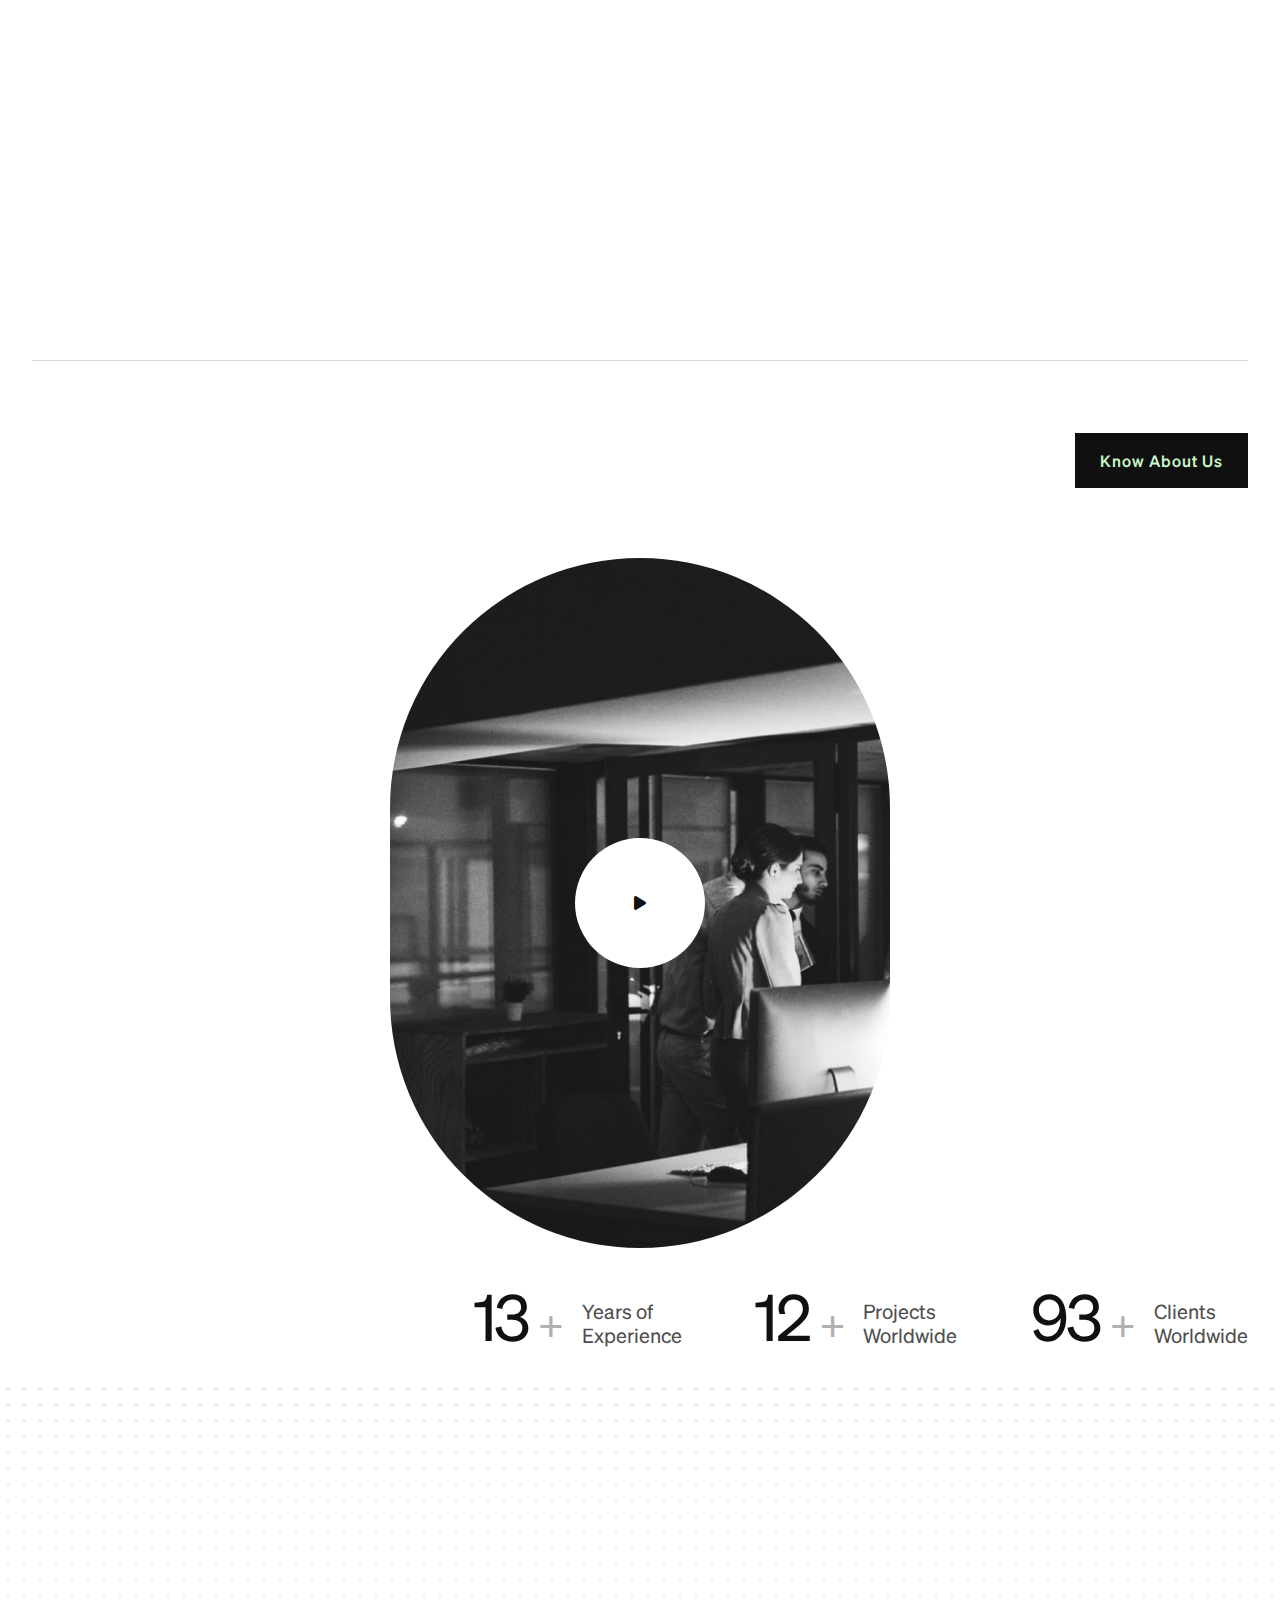
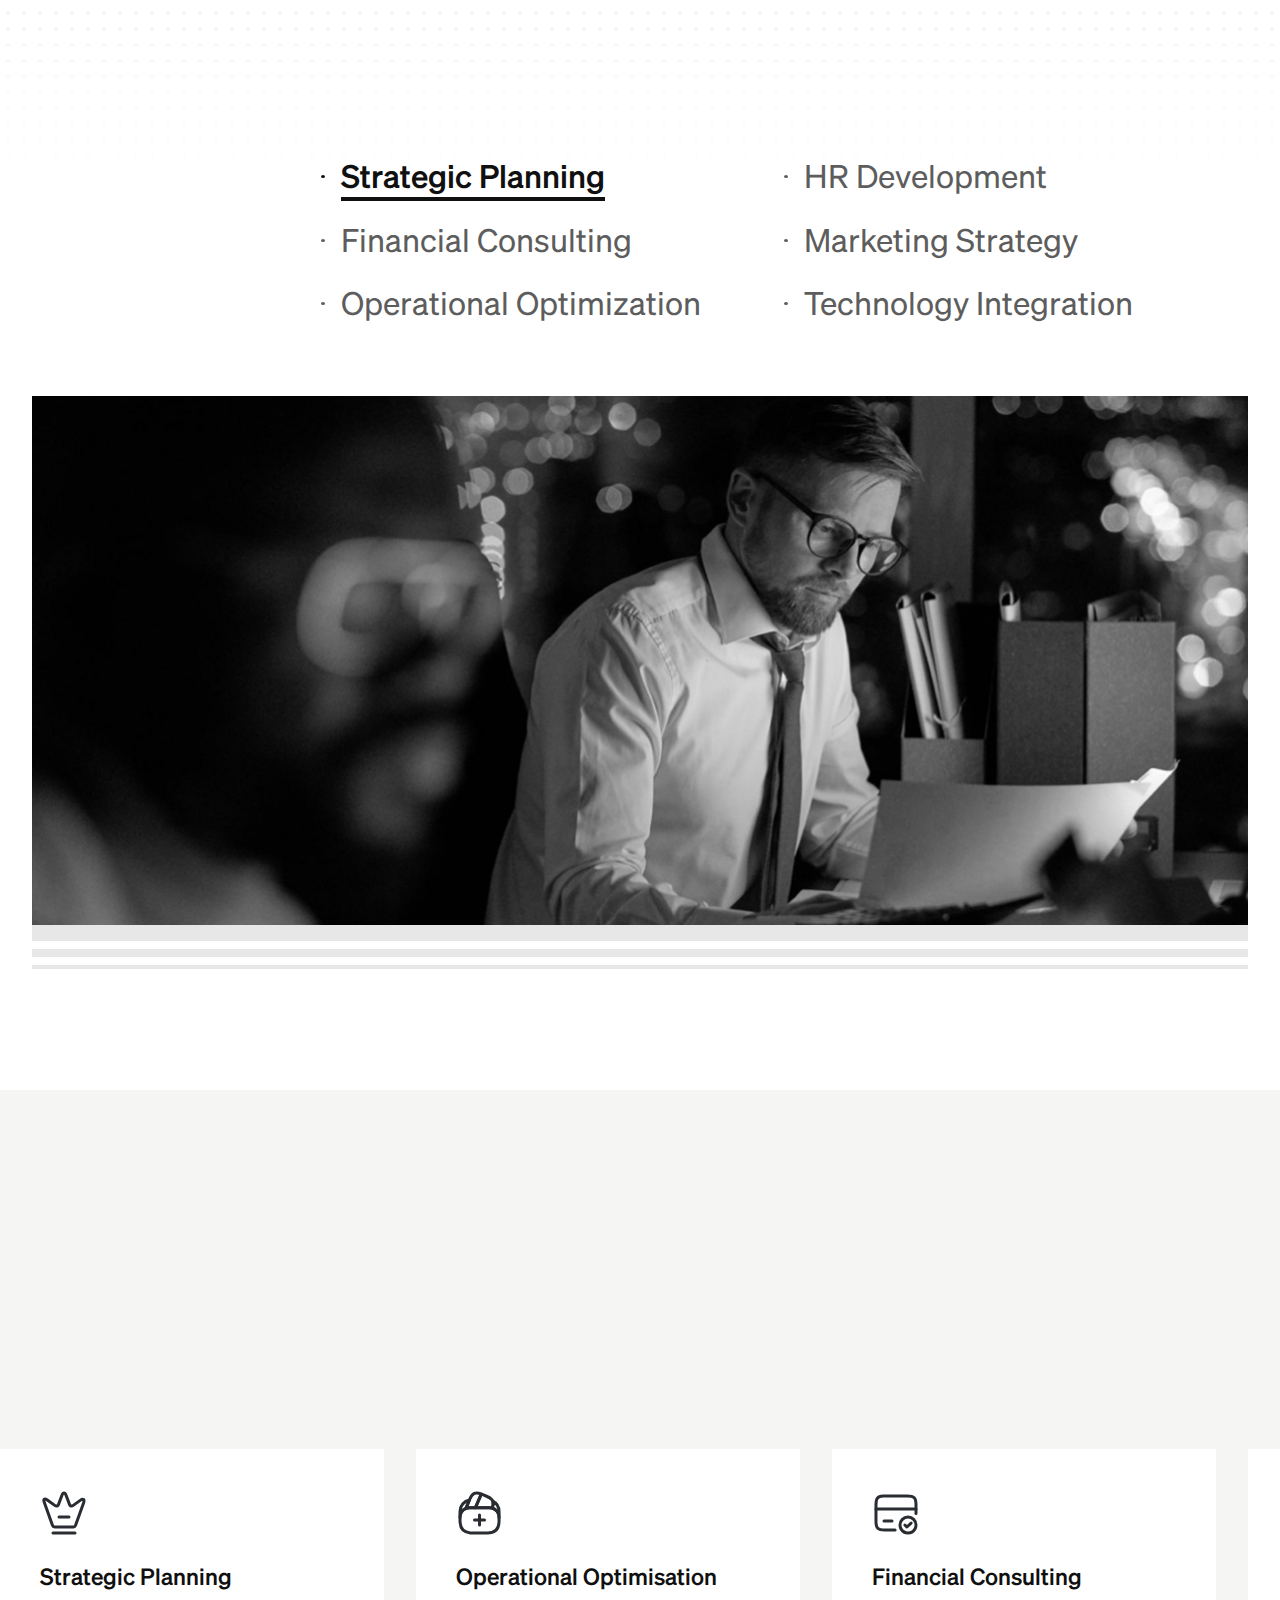
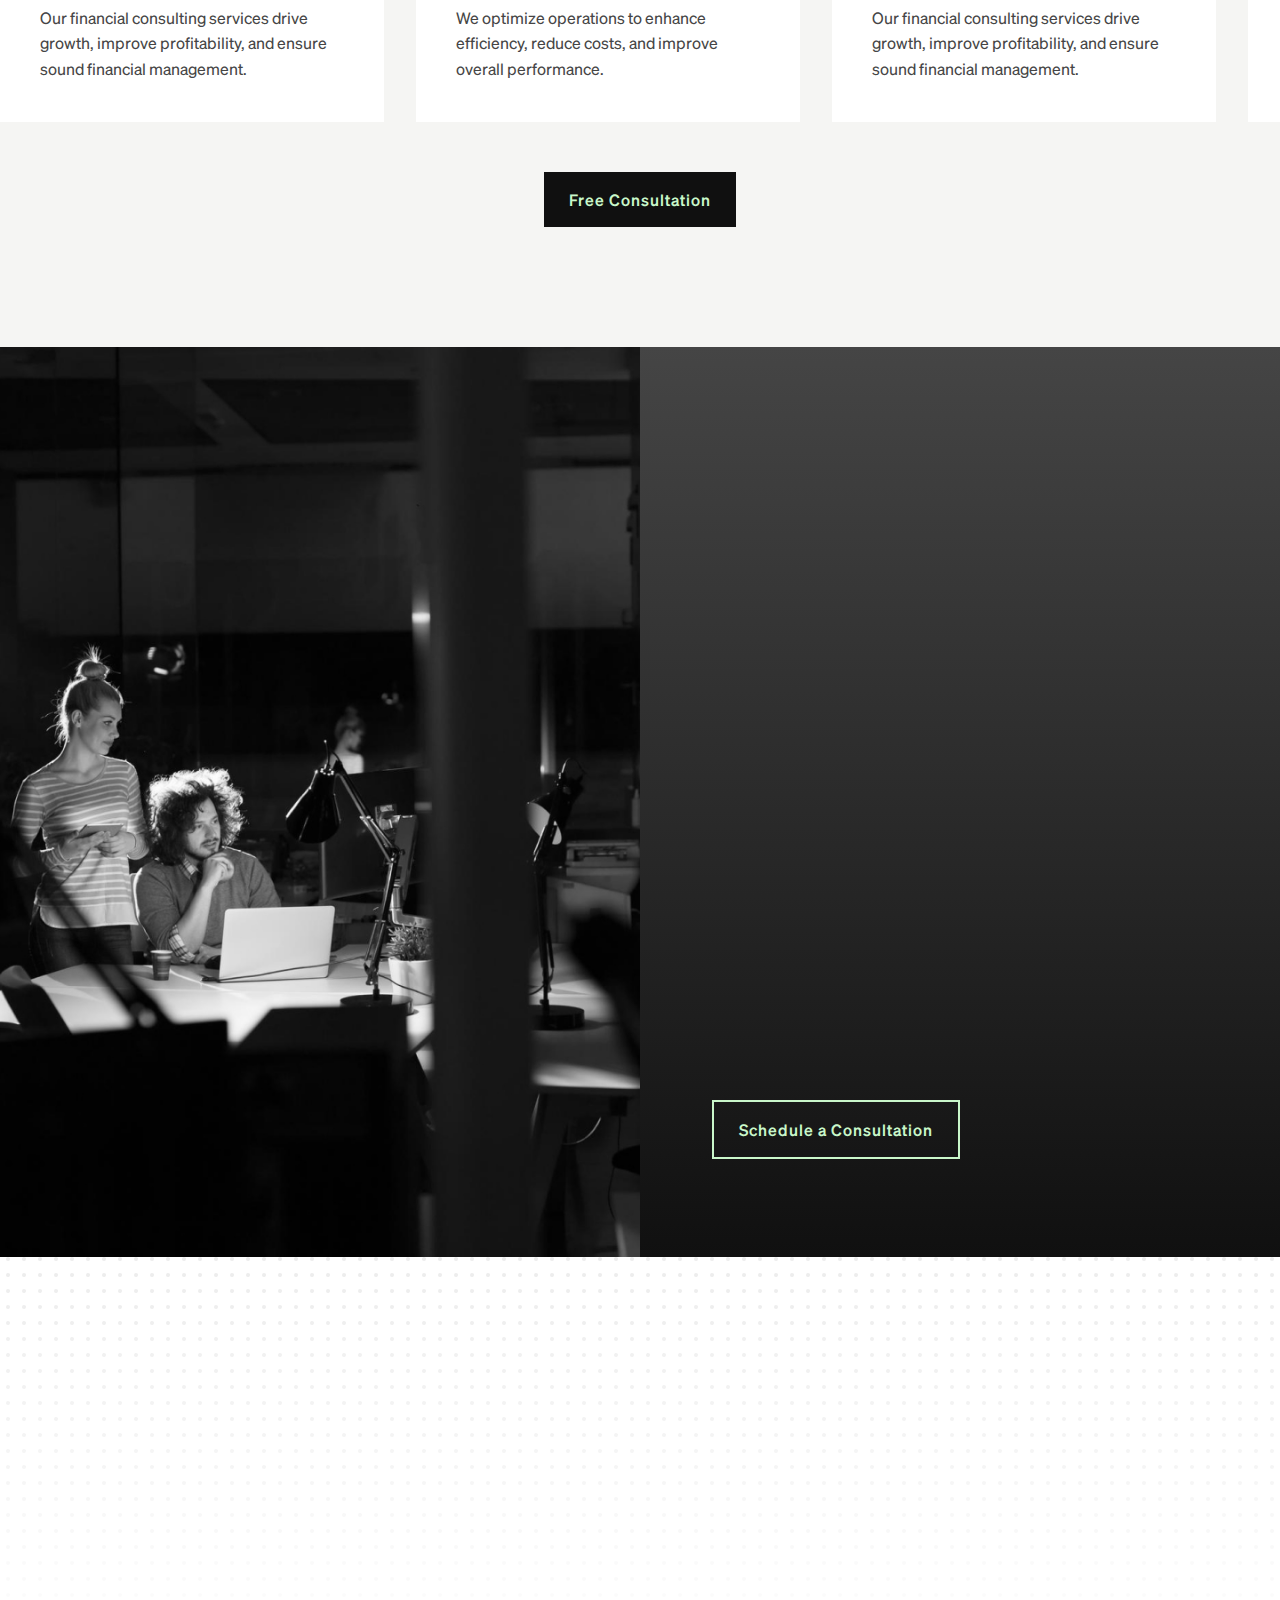
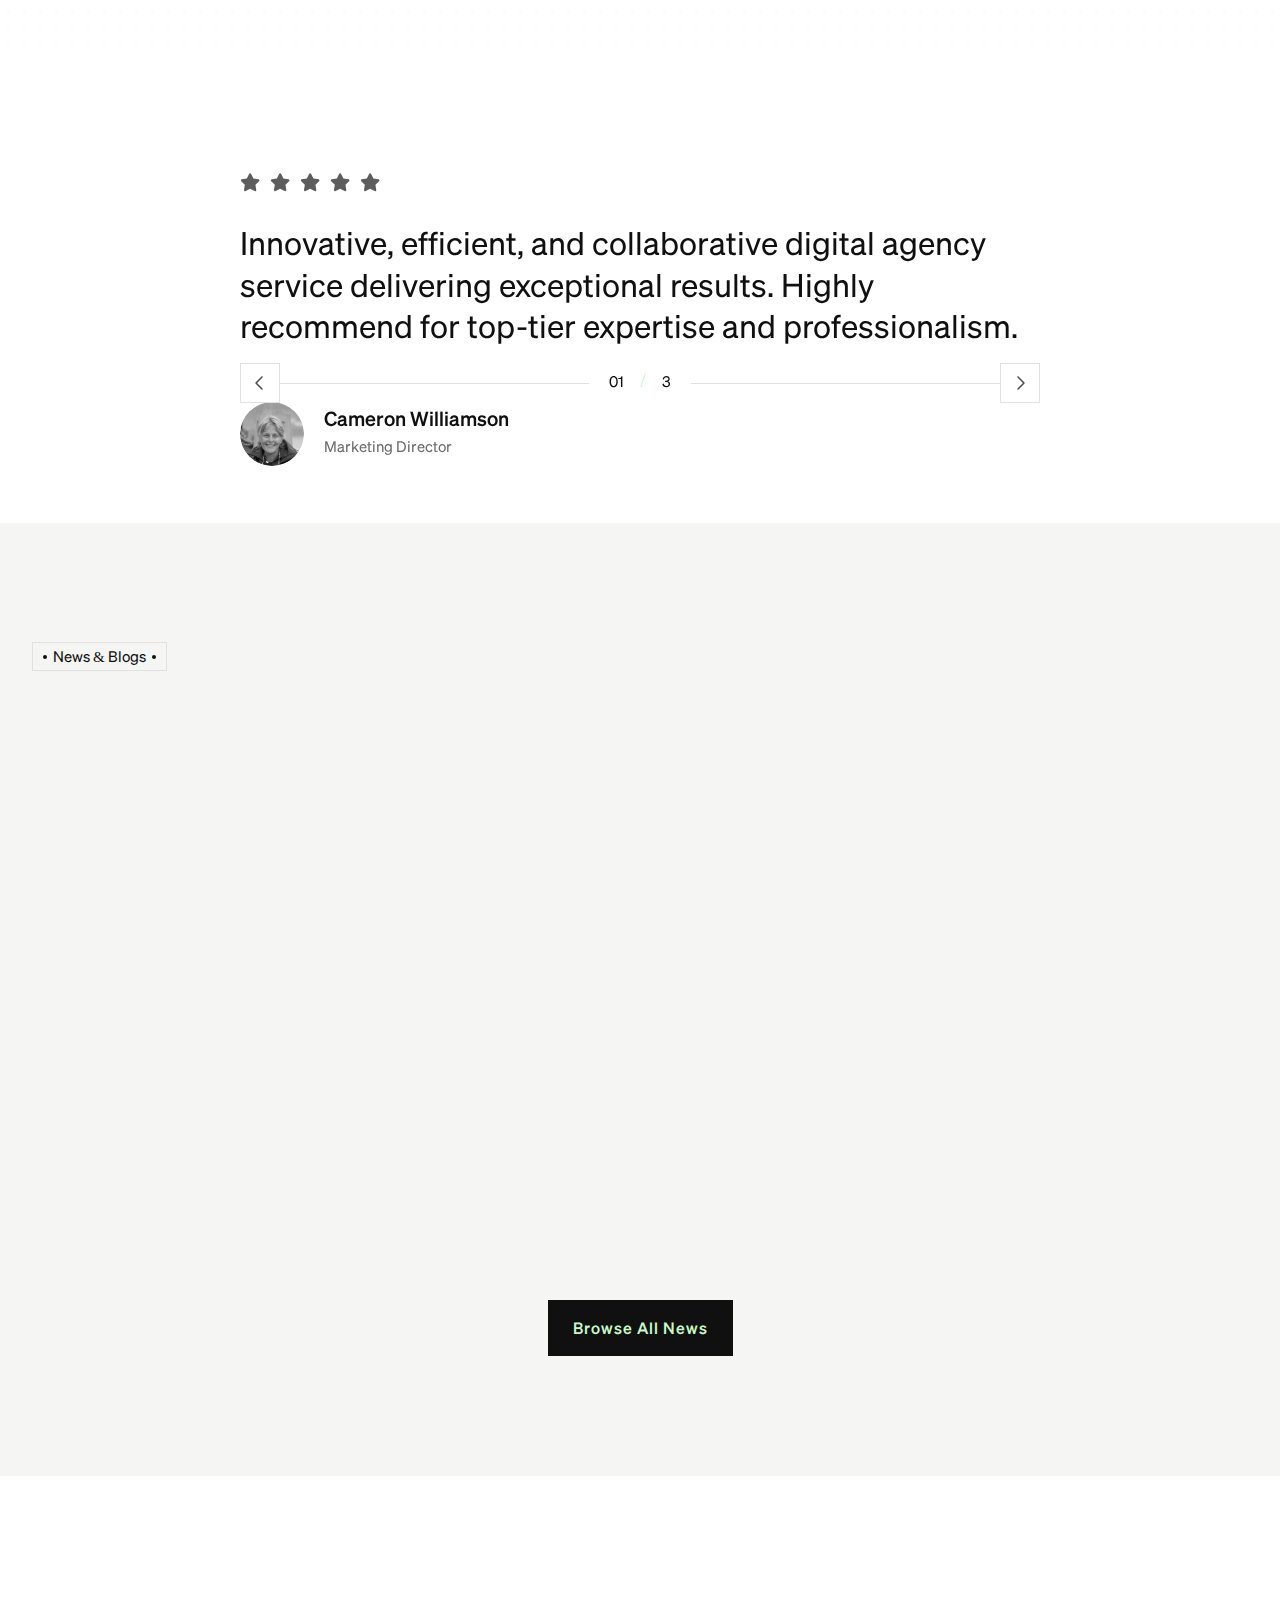
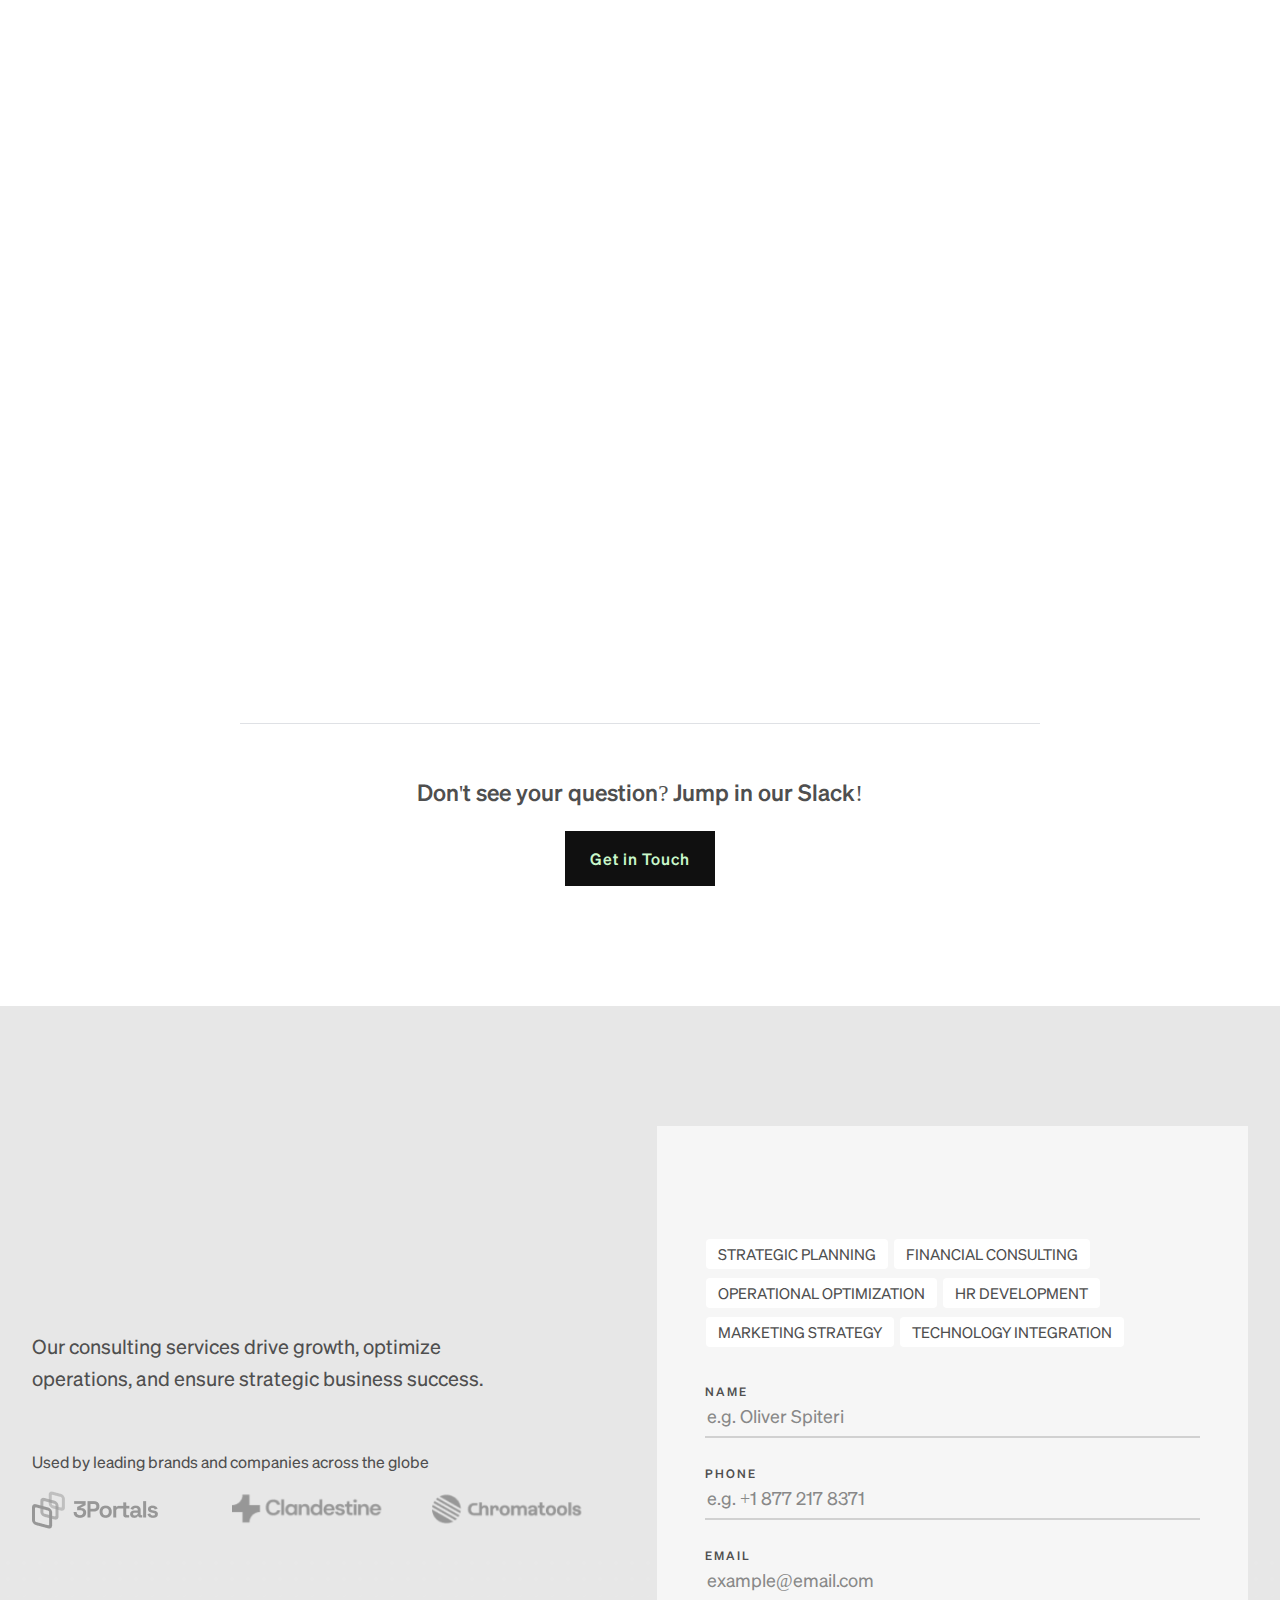
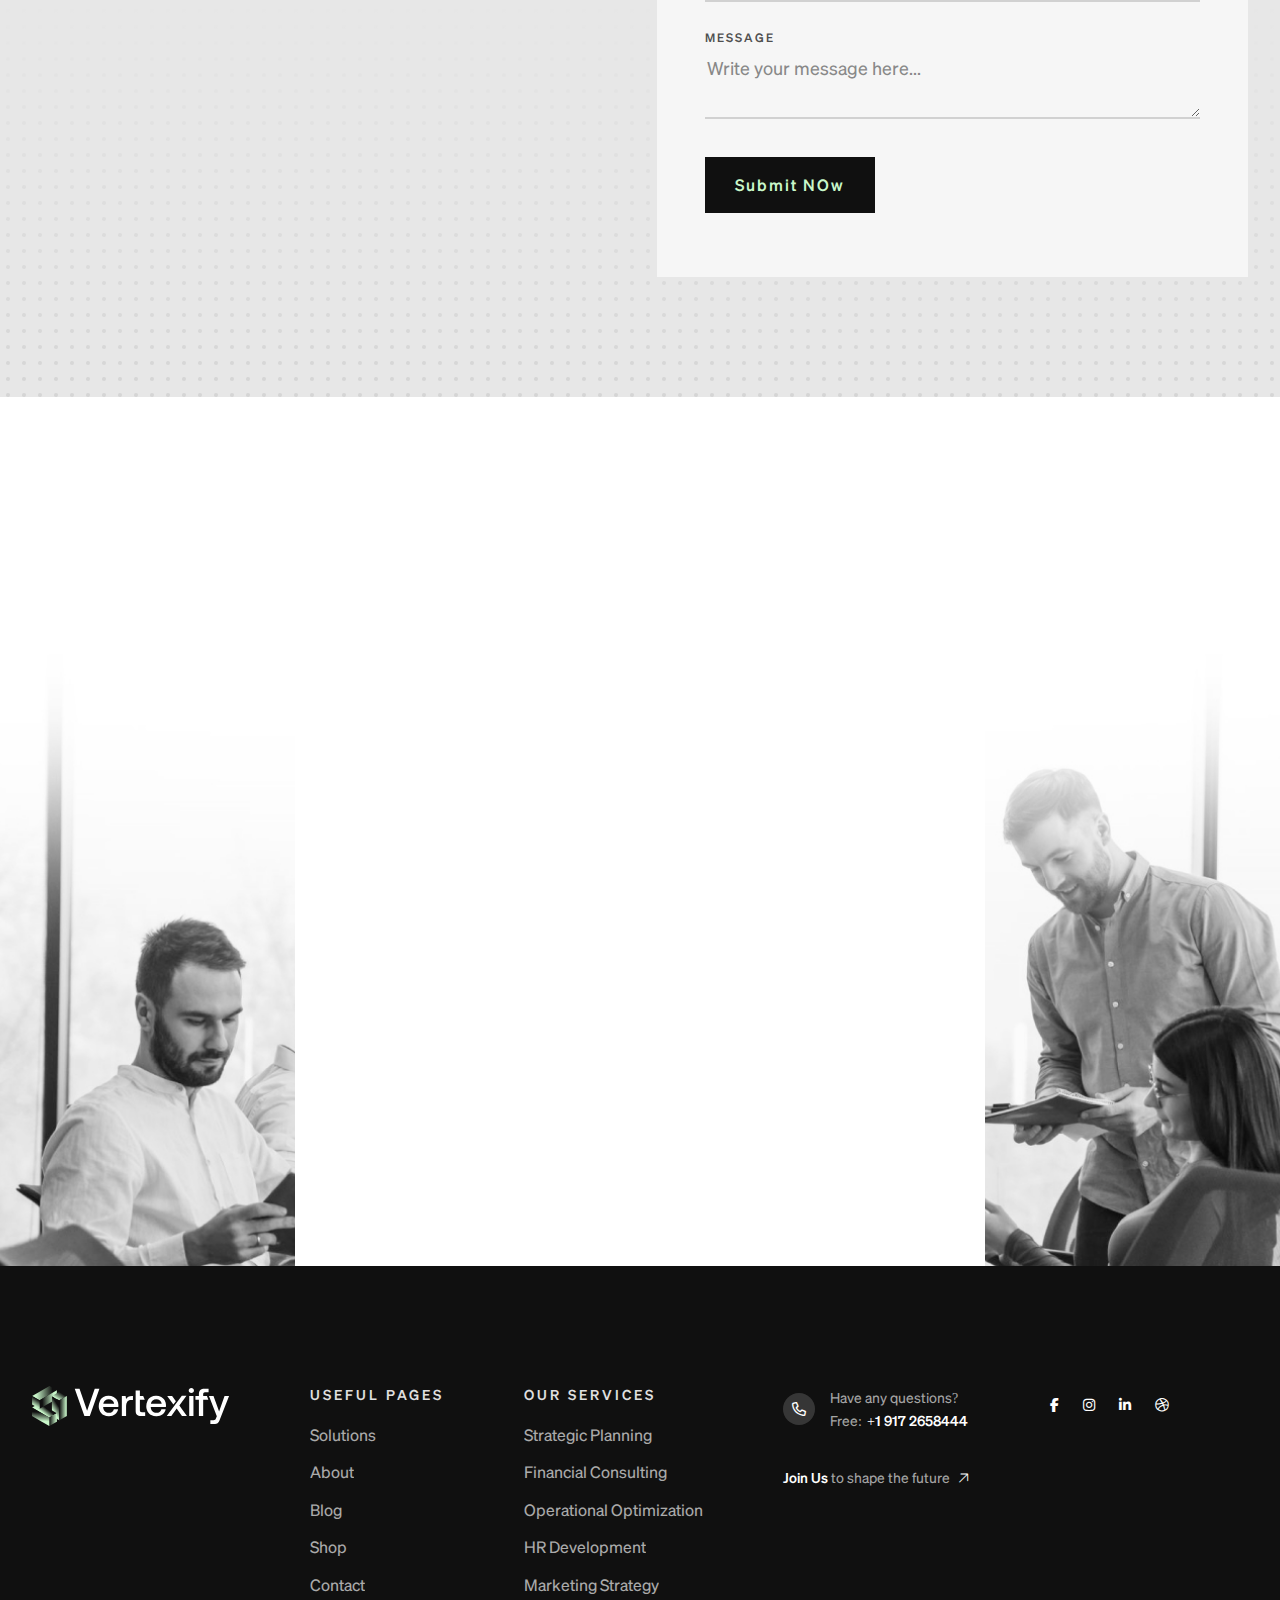
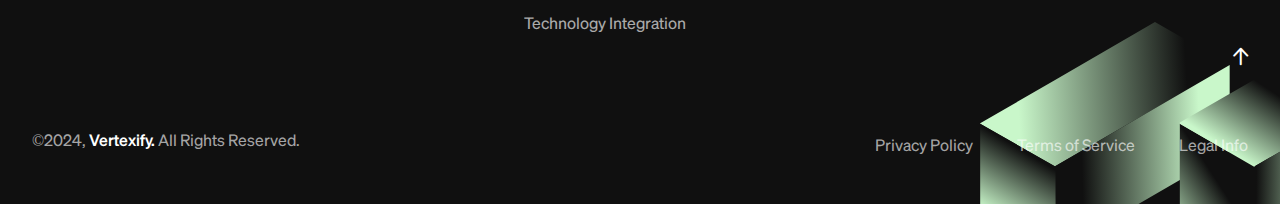
<file: index-2.html>
<!DOCTYPE html>
  <html lang="en">
  <head>
  	<meta charset="UTF-8">
  	<title>Home Page 2</title>
  	<meta name="description" content="Vertexify. - Business Consulting WordPress Theme">
  	<meta name="keywords" content="accountant, advertising, adviser, business, company, consultant, consulting, corporate, finance, financial advisor, human resources, insurance, legal, marketing, multipurpose">
  	<meta name="author" content="Themexriver">
  	<link rel="shortcut icon" href="assets/img/logo/fv-2.svg" type="image/x-icon">
  	<!-- Mobile Specific Meta -->
  	<meta name="viewport" content="width=device-width, initial-scale=1">


  	<link rel="stylesheet" href="assets/css/bootstrap.min.css">
  	<link rel="stylesheet" href="assets/css/fontawesome.min.css">
  	<link rel="stylesheet" href="assets/css/flaticon.css">
  	<link rel="stylesheet" href="assets/css/animate.css">
  	<link rel="stylesheet" href="assets/css/swiper.min.css">
  	<link rel="stylesheet" href="assets/css/jquery-ui.css"> 
  	<link rel="stylesheet" href="assets/css/magnific-popup.css">
  	<link rel="stylesheet" href="assets/css/style.css">
  </head>
  <body class="home-1">
  	<div id="preloader">
  		<div class="preloader-logo">
  			<img src="assets/img/shape/logo_shape.svg" alt="">
  		</div>
  	</div>

<!-- Start of Header section
	============================================= --> 
	<header id="vt-header" class="vt-header-section header_style_one txa_sticky_header dark_version">
		<div class="header-top-area">
			<div class="container">
				<div class="header-top d-flex justify-content-between">
					<div class="top-cta d-flex align-items-center">
						<i class="far fa-phone"></i> <span>Have any questions? Free: <a href="#">+1 917 2658444</a></span>
					</div>
					<div class="top-action d-flex align-items-center">
						<div class="header-search search_btn_toggle">
							<form action="#">
								<span>Search...</span>
							</form>
						</div>
						<div class="action-text">
							<a href="#"><span>Join Us</span> to shape the future <i class="far fa-arrow-right"></i></a>
						</div>
						<div class="action-social">
							<a href="#"><i class="fab fa-facebook-f"></i></a>
							<a href="#"><i class="fab fa-instagram"></i></a>
							<a href="#"><i class="fab fa-linkedin-in"></i></a>
							<a href="#"><i class="fab fa-dribbble"></i></a>
						</div>
					</div>
				</div>
			</div>
		</div>
		<div class="vt-header-navigation-content">
			<div class="container">
				<div class="vt-header-navigation d-flex align-items-center justify-content-between">
					<div class="brand-logo">
						<a href="#"><img src="assets/img/logo/logo-2.svg" alt=""></a> 
					</div>
					<div class="main-navigation-cta d-flex align-items-center ">
						<nav class="main-navigation clearfix ul-li">
							<ul id="main-nav" class="nav navbar-nav clearfix">
								<li class="dropdown active">
									<a href="!#">Home</a>
									<ul class="dropdown-menu clearfix">
										<li><a class="active" href="index.html">Corporate Business</a></li>
										<li><a href="index-2.html">Corporate Business Dark</a></li>
										<li><a href="index-3.html">Corporate Business Modern</a></li>
										<li><a href="index-4.html">Trendy Business</a></li>
										<li><a href="index-5.html">Business Classic</a></li>
										<li><a href="index-6.html">Business Consulting</a></li>
									</ul>
								</li>
								<li><a href="about.html">Solutions</a></li>
								<li><a href="about.html">About</a></li>
								<li class="dropdown">
									<a href="!#">Pages</a>
									<ul class="dropdown-menu clearfix">
										<li><a href="service.html">Services</a></li>
										<li class="dropdown">
											<a href="service-single.html">Services Details</a>
											<ul class="dropdown-menu clearfix">
												<li><a href="service-single.html">Construction </a></li>
												<li><a href="service-single-2.html">Architect Design</a></li>
												<li><a href="service-single-3.html">Interior Design</a></li>
												<li><a href="service-single-4.html">3D Animation</a></li>
												<li><a href="service-single-5.html">House Renovation</a></li>
												<li><a href="service-single-6.html">Ideas & Inspiration</a></li>
											</ul>
										</li>
										<li><a href="team.html">Team Page</a></li>
										<li class="dropdown">
											<a href="service-single.html">Blog</a>
											<ul class="dropdown-menu clearfix">
												<li><a href="service-single.html">Construction</a></li>
												<li><a href="service-single-2.html">Architect Design</a></li>
												<li><a href="service-single-3.html">Interior Design</a></li>
												<li><a href="service-single-4.html">3D Animation</a></li>
												<li><a href="service-single-5.html">House Renovation</a></li>
												<li><a href="service-single-6.html">Ideas & Inspiration</a></li>
											</ul>
										</li>
										<li><a href="faq.html">FAQ Page</a></li>
										<li><a href="pricing.html">Pricing Page</a></li>
										<li><a href="testimonial.html">Testimonial Page</a></li>
										<li><a href="contact.html">Contact Page</a></li>
										<li><a href="booking.html">Booking Page</a></li>
									</ul>
								</li>
								<li class="dropdown">
									<a href="!#">Shop</a>
									<ul class="dropdown-menu clearfix"> 
										<li><a href="shop.html">Shop Page </a></li>
										<li><a href="shop-single.html">Shop Details</a></li>
									</ul>
								</li>
								<li><a href="about.html">Contact</a></li>
							</ul>
						</nav>
						<div class="header-cta-btn">
							<a href="#">Free Consultation</a>
						</div>
						<div class="off-canvas-btn d-flex align-items-center justify-content-center">
							<button class="canvas-trigger offcanvas_toggle">
								<span></span>
								<span></span>
								<span></span>
								<span></span>
								<span></span>
								<span></span>
								<span></span>
								<span></span>
								<span></span>
							</button>
						</div>
						<button class="mobile-menu-btn mobile_menu_button open_mobile_menu">
							<span></span>
							<span></span>
							<span></span>
						</button>
					</div>
				</div>
			</div>
		</div>
	</header>
	<!-- Mobile Menu -->
	<div class="mobile_menu lenis lenis-smooth position-relative">
		<div class="mobile_menu_wrap">
			<div class="mobile_menu_overlay open_mobile_menu"></div>
			<div class="mobile_menu_content">
				<div class="mobile_menu_close open_mobile_menu">
					<i class="fal fa-times"></i>
				</div>
				<div class="m-brand-logo">
					<a href="#"><img src="assets/img/logo/logo-2.svg" alt=""></a> 
				</div>
				<div class="mobile-search-bar position-relative">
					<form action="#">
						<input type="text" name="search" placeholder="Keywords">
						<button><i class="fal fa-search"></i></button>
					</form>
				</div>
				<nav class="mobile-main-navigation  clearfix ul-li">
					<ul id="m-main-nav" class="nav navbar-nav clearfix">
						<li class="dropdown active">
							<a href="!#">Home</a>
							<ul class="dropdown-menu clearfix">
								<li><a class="active" href="index.html">Corporate Business</a></li>
								<li><a href="index-2.html">Corporate Business Dark</a></li>
								<li><a href="index-3.html">Corporate Business Modern</a></li>
								<li><a href="index-4.html">Trendy Business</a></li>
								<li><a href="index-5.html">Business Classic</a></li>
								<li><a href="index-6.html">Business Consulting</a></li>
							</ul>
						</li>
						<li><a href="about.html">Solutions</a></li>
						<li><a href="about.html">About</a></li>
						<li class="dropdown">
							<a href="!#">Pages</a>
							<ul class="dropdown-menu clearfix">
								<li><a href="service.html">Services</a></li>
								<li class="dropdown">
									<a href="service-single.html">Services Details</a>
									<ul class="dropdown-menu clearfix">
										<li><a href="service-single.html">Construction </a></li>
										<li><a href="service-single-2.html">Architect Design</a></li>
										<li><a href="service-single-3.html">Interior Design</a></li>
										<li><a href="service-single-4.html">3D Animation</a></li>
										<li><a href="service-single-5.html">House Renovation</a></li>
										<li><a href="service-single-6.html">Ideas & Inspiration</a></li>
									</ul>
								</li>
								<li><a href="team.html">Team Page</a></li>
								<li class="dropdown">
									<a href="service-single.html">Blog</a>
									<ul class="dropdown-menu clearfix">
										<li><a href="service-single.html">Construction</a></li>
										<li><a href="service-single-2.html">Architect Design</a></li>
										<li><a href="service-single-3.html">Interior Design</a></li>
										<li><a href="service-single-4.html">3D Animation</a></li>
										<li><a href="service-single-5.html">House Renovation</a></li>
										<li><a href="service-single-6.html">Ideas & Inspiration</a></li>
									</ul>
								</li>
								<li><a href="faq.html">FAQ Page</a></li>
								<li><a href="pricing.html">Pricing Page</a></li>
								<li><a href="testimonial.html">Testimonial Page</a></li>
								<li><a href="contact.html">Contact Page</a></li>
								<li><a href="booking.html">Booking Page</a></li>
							</ul>
						</li>
						<li class="dropdown">
							<a href="!#">Shop</a>
							<ul class="dropdown-menu clearfix"> 
								<li><a href="shop.html">Shop Page </a></li>
								<li><a href="shop-single.html">Shop Details</a></li>
							</ul>
						</li>
						<li><a href="about.html">Contact</a></li>
					</ul>
				</nav>
				<div class="ptx-mobile-header-social text-center">
					<a href="#"> <i class="fab fa-instagram"></i></a>
					<a href="#"> <i class="fab fa-linkedin-in"></i></a>
					<a href="#"> <i class="fab fa-facebook"></i></a>
					<a href="#"> <i class="fab fa-youtube"></i></a>
				</div>
			</div>
		</div>
		<!-- /Mobile-Menu -->
	</div>
	<!-- offcanvas-start -->
	<div class="txa-offcanvas-box lenis lenis-smooth offcanvas_box_active">
		<button class="txa-offcanvas-box-close offcanvas_box_close" aria-label="name" >
			<i class="fa-solid fa-xmark"></i>
		</button>
		<div class="txa-offcanvas-box-container">

			<!-- services -->
			<div class="txa-offcanvas-services-wrap d-lg-block ul-li-block d-none">
				<h5 class="txa-offcanvas-services-title fx-heading-1 fx-font-400">our services:</h5>

				<ul class="txa-offcanvas-services">
					<li>
						<span class="offcanvas-slideup">
							<a class="txa-offcanvas-services-item fx-heading-1 fx-font-400 " href="#" aria-label="name">
								<i class="fa-solid fa-arrow-right"></i>
								Industrial Manufacturing
							</a>
						</span>
					</li>
					<li>
						<span class="offcanvas-slideup">
							<a class="txa-offcanvas-services-item fx-heading-1 fx-font-400 " href="#" aria-label="name">
								<i class="fa-solid fa-arrow-right"></i>
								Building maintenance
							</a>
						</span>
					</li>
					<li>
						<span class="offcanvas-slideup">
							<a class="txa-offcanvas-services-item fx-heading-1 fx-font-400 " href="#" aria-label="name">
								<i class="fa-solid fa-arrow-right"></i>
								Engineering
							</a>
						</span>
					</li>
					<li>
						<span class="offcanvas-slideup">
							<a class="txa-offcanvas-services-item fx-heading-1 fx-font-400 " href="#" aria-label="name">
								<i class="fa-solid fa-arrow-right"></i>
								Construction
							</a>       
						</span>
					</li>
					<li>
						<span class="offcanvas-slideup">
							<a class="txa-offcanvas-services-item fx-heading-1 fx-font-400 " href="#" aria-label="name">
								<i class="fa-solid fa-arrow-right"></i>
								Shipping
							</a>  
						</span>                        
					</li>

				</ul>
			</div>

			<div class="txa-offcanvas-search d-lg-none d-block">
				<form action="#" class="txa-offcanvas-search-form">
					<input class="txa-offcanvas-search-form-input" type="text" aria-label="name" placeholder="Search">
					<button class="txa-offcanvas-search-form-btn" type="button" aria-label="name">
						<i class="fa-solid fa-magnifying-glass"></i>
					</button>
				</form>
			</div>

			<!-- mobile-menu-list -->
			<div class="mobile-menu-navigation d-lg-none d-block">
				<nav class="mobile-main-navigation  clearfix ul-li">
					<ul id="main-nav" class="nav navbar-nav clearfix">

						<li class="dropdown">
							<a class="is-active" href="!#">home</a>
							<ul class="dropdown-menu clearfix">
								<li>
									<a class="is-active" href="index.html">Industrial</a>
								</li>
								<li>
									<a href="index-2.html">Construction</a>
								</li>
								<li>
									<a href="index-3.html">Building</a>
								</li>
								<li>
									<a href="index-4.html">Shipping</a>
								</li>
								<li>
									<a href="index-5.html">manufacturing</a>
								</li>
								<li>
									<a href="index-5.html">Engineering</a>
								</li>
							</ul>
						</li>

						<li class="dropdown">
							<a href="!#">about</a>

							<ul class="dropdown-menu clearfix">
								<li>
									<a href="#">about one</a>
								</li>
								<li>
									<a href="#">about  two</a>
								</li>
								<li>
									<a href="#">about  three</a>
								</li>
								<li>
									<a href="#">about  details</a>
								</li>
							</ul>
						</li>

						<li class="dropdown">
							<a href="!#">pages</a>
							<ul class="dropdown-menu clearfix">


								<li class="dropdown">
									<a href="!#">projects</a>
									<ul class="dropdown-menu clearfix">
										<li>
											<a href="#">projects one</a>
										</li>
										<li>
											<a href="#">projects two</a>
										</li>
										<li>
											<a href="#">projects details</a>
										</li>
									</ul>
								</li>


								<li>
									<a href="prices.html">prices</a>
								</li>

								<li>
									<a href="gallery.html">gallery</a>
								</li>

								<li>
									<a href="privacy-policy.html">privacy policy</a>
								</li>

								<li>
									<a href="error.html">404</a>
								</li>

							</ul>
						</li>

						<li class="dropdown">
							<a href="!#">elements</a>

							<ul class="dropdown-menu clearfix">
								<li>
									<a href="#">elements one</a>
								</li>
								<li>
									<a href="#">elements  two</a>
								</li>
								<li>
									<a href="#">elements  three</a>
								</li>
							</ul>
						</li>

						<li  class="dropdown">
							<a href="!#">news</a>

							<ul class="dropdown-menu clearfix">
								<li>
									<a href="#">Blog one</a>
								</li>
								<li>
									<a href="#">Blog details</a>
								</li>
							</ul>
						</li>

						<li>
							<a href="#">contact</a>
						</li>

					</ul>
				</nav>
			</div>

			<div class="txa-offcanvas-content">

				<!-- contact -->
				<div class="txa-offcanvas-content-box  ul-li-block">
					<h6 class="txa-offcanvas-content-box-title fx-heading-1 text-capitalize fx-font-400">quick contact:</h6>

					<ul class="txa-offcanvas-contact">
						<li class="fx-heading-1 fix" >
							<span class="offcanvas-slideup">
								<i class="fa-solid fa-location-dot"></i>
								the londoner <br> 83 the strand, sliema, malta.
							</span>
						</li>
						<li class="fx-heading-1 fix" >
							<span class="offcanvas-slideup">
								<a  href="#" aria-label="name">
									<i class="fa-solid fa-phone"></i>
									+1 917 265 8444
								</a>
							</span>

						</li>
						<li class="fx-heading-1 fix" >
							<span class="offcanvas-slideup">
								<a  href="#" aria-label="name">
									<i class="fa-solid fa-envelope-open-text"></i>
									example@email.com
								</a>
							</span>

						</li>
					</ul>
				</div>

				<!-- socail -->
				<div class="txa-offcanvas-content-box ul-li-block">
					<h6 class="txa-offcanvas-content-box-title text-capitalize fx-heading-1 fx-font-400">we're on social media:</h6>

					<ul class="txa-offcanvas-social">
						<li>
							<span class="offcanvas-slideup">
								<a href="#" class="txa-offcanvas-social-item fx-heading-1 fx-font-500 " aria-label="name">
									<i class="fa-brands fa-linkedin-in"></i>
									linkedin
								</a>
							</span>

						</li>
						<li>
							<span class="offcanvas-slideup">
								<a href="#" class="txa-offcanvas-social-item fx-heading-1 fx-font-500 " aria-label="name">
									<i class="fa-brands fa-facebook-f"></i> 
									facebook
								</a>
							</span>

						</li>
						<li>
							<span class="offcanvas-slideup">
								<a href="#" class="txa-offcanvas-social-item fx-heading-1 fx-font-500 " aria-label="name">
									<i class="fa-brands fa-x-twitter"></i>
									twitter
								</a>
							</span>

						</li>
						<li>
							<span class="offcanvas-slideup">
								<a href="#" class="txa-offcanvas-social-item fx-heading-1 fx-font-500" aria-label="name">
									<i class="fa-brands fa-instagram"></i>
									instagram
								</a>
							</span>

						</li>

					</ul>
				</div>

			</div>
		</div>
	</div>
	<!-- search-popup -->
	<div class="txa-search-box search_box_active ">

		<div class="txa-search-container">
			<div class="txa-search-wrap text-center mb-55">
				<h5 class="txa-search-title fx-heading-1 fx-font-500">Search</h5>
				<form action="#" class="txa-search-form">
					<input class="txa-search-form-input" type="text" placeholder="What are you looking for?...">
				</form>
			</div>

			<div class="txa-search-tag-wrap text-center">
				<h6 class="txa-search-tag-title fx-font-400 fx-heading-1">People also search for:</h6>
				<div class="txa-search-tag d-inline-flex flex-wrap  ">
					<a href="#" aria-label="name" class="txa-search-tag-item fx-heading-1 fx-font-500" >Corporate</a>
					<a href="#" aria-label="name" class="txa-search-tag-item fx-heading-1 fx-font-500" >Business</a>
					<a href="#" aria-label="name" class="txa-search-tag-item fx-heading-1 fx-font-500" >Consulting</a>
					<a href="#" aria-label="name" class="txa-search-tag-item fx-heading-1 fx-font-500" >Finance</a>
					<a href="#" aria-label="name" class="txa-search-tag-item fx-heading-1 fx-font-500" >Reports</a>
				</div>
			</div>
		</div>

		<button aria-label="search-close" type="button" class="txa-search-box-close search_box_close">
			<i class="fa-solid fa-xmark"></i>
		</button>
	</div>
<!-- Start of Header section
	============================================= -->

<!-- Start of Banner section
	============================================= -->
	<section id="vt-banner" class="vt-banner-section txt_item_active item-view position-relative dark_version">
		<div class="vt-vertical-shape-2 txt_item_active">
			<span></span>
			<span></span>
			<span></span>
		</div>
		<div class="bt-banner-img position-absolute">
			<img src="assets/img/bg/hero-2.jpg" alt="">
		</div>
		<div class="container">
			<div class="vt-banner-text dark_version vt-text headline pera-content">
				<div class="banner-slug">
					Experience Creative Freedom
				</div>
				<h1 class="tx-split-text banner_title banner_title_line">Transforming Businesses with Expertise.</h1>
				<p>Our consulting service drives growth, enhances efficiency, and transforms businesses for lasting success.</p>
				<div class="vt-btn  btn-spin wow fadeInUp"  data-wow-delay="500ms" data-wow-duration="1000ms">
					<a  href="#">Browse All Services</a>
				</div>
			</div>
		</div>
	</section>    
<!-- End of Banner section
	============================================= -->

<!-- Start of Service section
	============================================= -->
	<section id="vt-service-4" class="vt-service-section-4 pt-115 pb-120">
		<div class="vt-service-content-4">
			<div class="container">
				<div class="vt-service-top-content d-flex justify-content-between flex-wrap align-items-center">
					<div class="vt-section-title ver_2 headline pera-content">
						<div class="subtitle wow fadeInRight"  data-wow-delay="400ms" data-wow-duration="1000ms">
							Our Unique Way
						</div>
						<h2 class="section_title vt-title vt-title-ani">Accelerating Future Growth with Technology, Innovation, and Expertise</h2>
					</div>
					<div class="vt-btn btn-spin mt-15 ">
						<a href="#">Browse All Services</a>
					</div>
				</div>
				<div class="vt-service-item-content-4 appear_left pt-50 d-flex justify-content-end">
					<div class="vt-service-item-area d-flex">
						<div class="vt-service-item-4 position-relative headline pera-content">
							<h3 class="ser_title href-underline"><a href="#">Collaboration</a></h3>
							<p>We drive success through strategic partnerships and collaborative, innovative business solutions.</p>
						</div>
						<div class="vt-service-item-4 position-relative headline pera-content">
							<h3 class="ser_title href-underline"><a href="#">Impact</a></h3>
							<p>Our strategies create sustainable growth, operational efficiency, and lasting positive impact for businesses.</p>
						</div>
						<div class="vt-service-item-4 position-relative headline pera-content">
							<h3 class="ser_title href-underline"><a href="#">Methodologies</a></h3>
							<p>We implement effective methodologies to ensure growth and operational efficiency.</p>
						</div>
					</div>
				</div>
			</div>
		</div>
	</section>
<!-- End of Service section
	============================================= -->

<!-- Start of About section
	============================================= -->
	<section id="vt-about-2" class="vt-about-section-2 pt-60 pb-40">
		<div class="container">
			<div class="vt-about-title headline">
				<h2 class="ab_title vt-title vt-title-ani">Transform Your Business with Expert Consulting for Sustainable Growth and Efficiency</h2>
			</div>
			<div class="vt-about-top-content d-flex flex-wrap justify-content-between">
				<div class="vt-section-title ver_2 headline pera-content">
					<div class="subtitle wow fadeInRight"  data-wow-delay="400ms" data-wow-duration="1000ms">
						We're Vertexify Consulting
					</div>
				</div>
				<div class="top-text pera-content vt-text">
					<p>Our expert business consulting services drive sustainable growth, enhance operational efficiency, and provide strategic insights to help your company achieve long-term success and profitability.</p>
				</div>
				<div class="vt-btn btn-spin mt-30 ">
					<a href="#">Know About Us</a>
				</div>
			</div>
		</div>
		<div class="vt-about-video-content mt-40">
			<div class="vt-about-video position-relative">
				<div class="video-img">
					<img src="assets/img/bg/video-bg.jpg" alt="">
				</div>
				<div class="play-icon">
					<a class="video_box" href="#"><i class="fas fa-play"></i></a>
					<span class="video_btn_border border_wrap-1"></span>
					<span class="video_btn_border border_wrap-2"></span>
					<span class="video_btn_border border_wrap-3"></span> 
				</div>
			</div>
		</div>
		<div class="container">
			<div class="vt-about-counter-2 mt-35 d-flex justify-content-end">
				<div class="vt-about-counter d-flex position-relative">
					<div class="vt-counter-item headline pera-content d-flex align-items-end">
						<h3><span class="counter">13</span><b>+</b></h3>
						<p>Years of Experience</p>
					</div>
					<div class="vt-counter-item headline pera-content d-flex align-items-end">
						<h3><span class="counter">12</span><b>+</b></h3>
						<p>Projects Worldwide</p>
					</div>
					<div class="vt-counter-item headline pera-content d-flex align-items-end">
						<h3><span class="counter">93</span><b>+</b></h3>
						<p>Clients Worldwide</p>
					</div>
				</div>
			</div>
		</div>
	</section>		
<!-- End of About section
	============================================= -->

<!-- Start of Service section
	============================================= -->
	<section id="vt-service-5" class="vt-service-section-5 position-relative pt-120 pb-165">
		<div class="vt-service-pattern position-absolute">
			<img src="assets/img/bg/pattern.png" alt="">
		</div>
		<div class="container">
			<div class="vt-section-title ver_2 headline pera-content">
				<div class="subtitle wow fadeInRight"  data-wow-delay="400ms" data-wow-duration="1000ms">
					Expert Consulting Solutions
				</div>
				<h2 class="section_title vt-title vt-title-ani">Accelerate into the future.</h2>
			</div>
			<div class="vt-service-tab-content pt-60">
				<div class="vt-service-tab-btn-area d-flex justify-content-end">
					<div class="vt-service-tab-btn ul-li">
						<ul class="nav nav-pills" id="pills-tab" role="tablist" data-mouse="hover">
							<li class="nav-item">
								<a  class="nav-link active" id="pills-home-tab" data-toggle="pill" href="#pills-home" role="tab" aria-controls="pills-home" aria-selected="true">Strategic Planning</a>
							</li>
							<li class="nav-item">
								<a  class="nav-link" id="pills-profile-tab" data-toggle="pill" href="#pills-profile" role="tab" aria-controls="pills-profile" aria-selected="false">HR Development</a>
							</li>
							<li class="nav-item">
								<a class="nav-link" id="pills-contact-tab" data-toggle="pill" href="#pills-contact" role="tab" aria-controls="pills-contact" aria-selected="false">Financial Consulting</a>
							</li>
							<li class="nav-item">
								<a class="nav-link" id="pills-contact-tab" data-toggle="pill" href="#pills-contact_1" role="tab" aria-controls="pills-contact_1" aria-selected="false">Marketing Strategy</a>
							</li>
							<li class="nav-item">
								<a class="nav-link" id="pills-contact-tab" data-toggle="pill" href="#pills-contact_2" role="tab" aria-controls="pills-contact_2" aria-selected="false">Operational Optimization</a>
							</li>
							<li class="nav-item">
								<a class="nav-link" id="pills-contact-tab" data-toggle="pill" href="#pills-contact_3" role="tab" aria-controls="pills-contact_3" aria-selected="false">Technology Integration</a>
							</li>
						</ul>
					</div>
				</div>
				<div class="tab-content mt-50">
					<div class="tab-pane animated fadeInUp show active" id="pills-home" role="tabpanel" aria-labelledby="pills-home-tab">
						<div class="vt-ser-img position-relative">
							<div class="item-img">
								<img src="assets/img/about/ser-1.jpg" alt="">
							</div>
							<div class="vt-vertical-shape-2 txt_item_active">
								<span></span>
								<span></span>
								<span></span>
							</div>
						</div>
					</div>
					<div class="tab-pane animated fadeInUp" id="pills-profile" role="tabpanel" aria-labelledby="pills-profile-tab">
						<div class="vt-ser-img position-relative">
							<div class="item-img">
								<img src="assets/img/about/ser-1.jpg" alt="">
							</div>
							<div class="vt-vertical-shape-2 txt_item_active">
								<span></span>
								<span></span>
								<span></span>
							</div>
						</div>
					</div>
					<div class="tab-pane animated fadeInUp" id="pills-contact" role="tabpanel" aria-labelledby="pills-contact-tab">
						<div class="vt-ser-img position-relative">
							<div class="item-img">
								<img src="assets/img/about/ser-1.jpg" alt="">
							</div>
							<div class="vt-vertical-shape-2 txt_item_active">
								<span></span>
								<span></span>
								<span></span>
							</div>
						</div>
					</div>
					<div class="tab-pane animated fadeInUp" id="pills-contact_1" role="tabpanel" aria-labelledby="pills-contact-tab">
						<div class="vt-ser-img position-relative">
							<div class="item-img">
								<img src="assets/img/about/ser-1.jpg" alt="">
							</div>
							<div class="vt-vertical-shape-2 txt_item_active">
								<span></span>
								<span></span>
								<span></span>
							</div>
						</div>
					</div>
					<div class="tab-pane animated fadeInUp" id="pills-contact_2" role="tabpanel" aria-labelledby="pills-contact-tab">
						<div class="vt-ser-img position-relative">
							<div class="item-img">
								<img src="assets/img/about/ser-1.jpg" alt="">
							</div>
							<div class="vt-vertical-shape-2 txt_item_active">
								<span></span>
								<span></span>
								<span></span>
								<span></span>
							</div>
						</div>
					</div>
					<div class="tab-pane animated fadeInUp" id="pills-contact_3" role="tabpanel" aria-labelledby="pills-contact-tab">
						<div class="vt-ser-img position-relative">
							<div class="item-img">
								<img src="assets/img/about/ser-1.jpg" alt="">
							</div>
							<div class="vt-vertical-shape-2 txt_item_active">
								<span></span>
								<span></span>
								<span></span>
								<span></span>
							</div>
						</div>
					</div>
				</div>
			</div>  
		</div>  
	</section>
<!-- End of Service section
	============================================= -->	

<!-- Start of Service section
	============================================= -->
	<section id="vt-service-6" class="vt-service-section-6 pt-115 pb-120">
		<div class="container">
			<div class="vt-section-title ver_2 headline pera-content">
				<div class="subtitle wow fadeInRight"  data-wow-delay="400ms" data-wow-duration="1000ms">
					Industries we serve
				</div>
				<h2 class="section_title vt-title vt-title-ani">We offer expert consulting for strategic growth and operational excellence solutions.</h2>
			</div>
		</div>
		<div class="vt-service-content-6 pt-50">
			<div class="vt-service-item-6">
				<div class="item-icon">
					<svg width="48" height="48" viewBox="0 0 48 48" fill="none" xmlns="http://www.w3.org/2000/svg">
						<path d="M33.4 37.9597H14.6C13.76 37.9597 12.82 37.2997 12.54 36.4997L4.25997 13.3397C3.07997 10.0197 4.45997 8.99973 7.29997 11.0397L15.1 16.6197C16.4 17.5197 17.88 17.0597 18.44 15.5997L21.96 6.21973C23.08 3.21973 24.94 3.21973 26.06 6.21973L29.58 15.5997C30.14 17.0597 31.62 17.5197 32.9 16.6197L40.22 11.3997C43.34 9.15973 44.84 10.2997 43.56 13.9197L35.48 36.5397C35.18 37.2997 34.24 37.9597 33.4 37.9597Z" stroke="#292D32" stroke-width="3" stroke-linecap="round" stroke-linejoin="round"/>
						<path d="M13 44H35" stroke="#292D32" stroke-width="3" stroke-linecap="round" stroke-linejoin="round"/>
						<path d="M19 28H29" stroke="#292D32" stroke-width="3" stroke-linecap="round" stroke-linejoin="round"/>
					</svg>
				</div>
				<div class="item-text headline pera-content">
					<h3 class="ser_title href-underline"><a href="#">Strategic Planning</a></h3>
					<p>Our financial consulting services drive growth, improve profitability, and ensure sound financial management.</p>
				</div>
			</div>
			<div class="vt-service-item-6">
				<div class="item-icon">
					<svg width="48" height="48" viewBox="0 0 48 48" fill="none" xmlns="http://www.w3.org/2000/svg">
						<path d="M28.5234 30.877H18.5234" stroke="#292D32" stroke-width="3" stroke-miterlimit="10" stroke-linecap="round" stroke-linejoin="round"/>
						<path d="M23.5234 25.9961V35.9961" stroke="#292D32" stroke-width="3" stroke-miterlimit="10" stroke-linecap="round" stroke-linejoin="round"/>
						<path d="M25.3199 5.03627L25.2599 5.17627L19.4599 18.6363H13.7599C12.3999 18.6363 11.0999 18.9163 9.91992 19.4163L13.4199 11.0563L13.4999 10.8563L13.6399 10.5363C13.6799 10.4163 13.7199 10.2963 13.7799 10.1963C16.3999 4.13627 19.3599 2.75627 25.3199 5.03627Z" stroke="#292D32" stroke-width="3" stroke-linecap="round" stroke-linejoin="round"/>
						<path d="M36.1 19.0361C35.2 18.7561 34.24 18.6361 33.28 18.6361H19.46L25.26 5.17613L25.32 5.03613C25.62 5.13613 25.9 5.27613 26.2 5.39613L30.62 7.25613C33.08 8.27613 34.8 9.33613 35.84 10.6161C36.04 10.8561 36.2 11.0761 36.34 11.3361C36.52 11.6161 36.66 11.8961 36.74 12.1961C36.82 12.3761 36.88 12.5561 36.92 12.7161C37.46 14.3961 37.14 16.4561 36.1 19.0361Z" stroke="#292D32" stroke-width="3" stroke-linecap="round" stroke-linejoin="round"/>
						<path d="M43.0434 28.3967V32.2967C43.0434 32.6967 43.0234 33.0967 43.0034 33.4967C42.6234 40.4767 38.7234 43.9967 31.3234 43.9967H15.7234C15.2434 43.9967 14.7634 43.9567 14.3034 43.8967C7.94344 43.4767 4.54344 40.0767 4.12344 33.7167C4.06344 33.2567 4.02344 32.7767 4.02344 32.2967V28.3967C4.02344 24.3767 6.46344 20.9167 9.94344 19.4167C11.1434 18.9167 12.4234 18.6367 13.7834 18.6367H33.3034C34.2834 18.6367 35.2434 18.7767 36.1234 19.0367C40.1034 20.2567 43.0434 23.9767 43.0434 28.3967Z" stroke="#292D32" stroke-width="3" stroke-linecap="round" stroke-linejoin="round"/>
						<path d="M13.42 11.0566L9.92 19.4166C6.44 20.9166 4 24.3766 4 28.3966V22.5366C4 16.8566 8.04 12.1166 13.42 11.0566Z" stroke="#292D32" stroke-width="3" stroke-linecap="round" stroke-linejoin="round"/>
						<path d="M43.0372 22.5353V28.3953C43.0372 23.9953 40.1172 20.2553 36.1172 19.0553C37.1572 16.4553 37.4572 14.4153 36.9572 12.7153C36.9172 12.5353 36.8572 12.3553 36.7772 12.1953C40.4972 14.1153 43.0372 18.0553 43.0372 22.5353Z" stroke="#292D32" stroke-width="3" stroke-linecap="round" stroke-linejoin="round"/>
					</svg>
				</div>
				<div class="item-text headline pera-content">
					<h3 class="ser_title href-underline"><a href="#">Operational Optimisation</a></h3>
					<p>We optimize operations to enhance efficiency, reduce costs, and improve overall performance.</p>
				</div>
			</div>
			<div class="vt-service-item-6">
				<div class="item-icon">
					<svg width="48" height="48" viewBox="0 0 48 48" fill="none" xmlns="http://www.w3.org/2000/svg">
						<path d="M4 20H44" stroke="#292D32" stroke-width="3" stroke-miterlimit="10" stroke-linecap="round" stroke-linejoin="round"/>
						<path d="M23.0966 40.9995H12.8766C5.77659 40.9995 3.97656 39.2395 3.97656 32.2195V15.7795C3.97656 9.41954 5.45662 7.37954 11.0366 7.05954C11.5966 7.03954 12.2166 7.01953 12.8766 7.01953H35.0966C42.1966 7.01953 43.9966 8.77953 43.9966 15.7995V24.6195" stroke="#292D32" stroke-width="3" stroke-linecap="round" stroke-linejoin="round"/>
						<path d="M12 32H20" stroke="#292D32" stroke-width="3" stroke-miterlimit="10" stroke-linecap="round" stroke-linejoin="round"/>
						<path d="M44 36C44 37.5 43.58 38.92 42.84 40.12C41.46 42.44 38.92 44 36 44C33.08 44 30.54 42.44 29.16 40.12C28.42 38.92 28 37.5 28 36C28 31.58 31.58 28 36 28C40.42 28 44 31.58 44 36Z" stroke="#292D32" stroke-width="3" stroke-miterlimit="10" stroke-linecap="round" stroke-linejoin="round"/>
						<path d="M32.8828 35.9991L34.8628 37.9791L39.1228 34.0391" stroke="#292D32" stroke-width="3" stroke-linecap="round" stroke-linejoin="round"/>
					</svg>

				</div>
				<div class="item-text headline pera-content">
					<h3 class="ser_title href-underline"><a href="#">Financial Consulting</a></h3>
					<p>Our financial consulting services drive growth, improve profitability, and ensure sound financial management.</p>
				</div>
			</div>
			<div class="vt-service-item-6">
				<div class="item-icon">
					<svg width="48" height="48" viewBox="0 0 48 48" fill="none" xmlns="http://www.w3.org/2000/svg">
						<path d="M33.9199 12.3398C37.9199 15.1198 40.6799 19.5398 41.2399 24.6398" stroke="#292D32" stroke-width="3" stroke-linecap="round" stroke-linejoin="round"/>
						<path d="M6.97998 24.7404C7.49998 19.6604 10.22 15.2404 14.18 12.4404" stroke="#292D32" stroke-width="3" stroke-linecap="round" stroke-linejoin="round"/>
						<path d="M16.3799 41.8799C18.6999 43.0599 21.3399 43.7199 24.1199 43.7199C26.7999 43.7199 29.3199 43.1199 31.5799 42.0199" stroke="#292D32" stroke-width="3" stroke-linecap="round" stroke-linejoin="round"/>
						<path d="M24.1201 15.4003C27.1908 15.4003 29.6801 12.911 29.6801 9.84027C29.6801 6.76957 27.1908 4.28027 24.1201 4.28027C21.0494 4.28027 18.5601 6.76957 18.5601 9.84027C18.5601 12.911 21.0494 15.4003 24.1201 15.4003Z" stroke="#292D32" stroke-width="3" stroke-linecap="round" stroke-linejoin="round"/>
						<path d="M9.6601 39.8397C12.7308 39.8397 15.2201 37.3504 15.2201 34.2797C15.2201 31.209 12.7308 28.7197 9.6601 28.7197C6.58939 28.7197 4.1001 31.209 4.1001 34.2797C4.1001 37.3504 6.58939 39.8397 9.6601 39.8397Z" stroke="#292D32" stroke-width="3" stroke-linecap="round" stroke-linejoin="round"/>
						<path d="M38.34 39.8397C41.4107 39.8397 43.9 37.3504 43.9 34.2797C43.9 31.209 41.4107 28.7197 38.34 28.7197C35.2693 28.7197 32.78 31.209 32.78 34.2797C32.78 37.3504 35.2693 39.8397 38.34 39.8397Z" stroke="#292D32" stroke-width="3" stroke-linecap="round" stroke-linejoin="round"/>
					</svg>
				</div>
				<div class="item-text headline pera-content">
					<h3 class="ser_title href-underline"><a href="#">Strategic Planning</a></h3>
					<p>Our financial consulting services drive growth, improve profitability, and ensure sound financial management.</p>
				</div>
			</div>
			<div class="vt-service-item-6">
				<div class="item-icon">
					<svg width="48" height="48" viewBox="0 0 48 48" fill="none" xmlns="http://www.w3.org/2000/svg">
						<path d="M33.4 37.9597H14.6C13.76 37.9597 12.82 37.2997 12.54 36.4997L4.25997 13.3397C3.07997 10.0197 4.45997 8.99973 7.29997 11.0397L15.1 16.6197C16.4 17.5197 17.88 17.0597 18.44 15.5997L21.96 6.21973C23.08 3.21973 24.94 3.21973 26.06 6.21973L29.58 15.5997C30.14 17.0597 31.62 17.5197 32.9 16.6197L40.22 11.3997C43.34 9.15973 44.84 10.2997 43.56 13.9197L35.48 36.5397C35.18 37.2997 34.24 37.9597 33.4 37.9597Z" stroke="#292D32" stroke-width="3" stroke-linecap="round" stroke-linejoin="round"/>
						<path d="M13 44H35" stroke="#292D32" stroke-width="3" stroke-linecap="round" stroke-linejoin="round"/>
						<path d="M19 28H29" stroke="#292D32" stroke-width="3" stroke-linecap="round" stroke-linejoin="round"/>
					</svg>
				</div>
				<div class="item-text headline pera-content">
					<h3 class="ser_title href-underline"><a href="#">Strategic Planning</a></h3>
					<p>Our financial consulting services drive growth, improve profitability, and ensure sound financial management.</p>
				</div>
			</div>
			<div class="vt-service-item-6">
				<div class="item-icon">
					<svg width="48" height="48" viewBox="0 0 48 48" fill="none" xmlns="http://www.w3.org/2000/svg">
						<path d="M28.5234 30.877H18.5234" stroke="#292D32" stroke-width="3" stroke-miterlimit="10" stroke-linecap="round" stroke-linejoin="round"/>
						<path d="M23.5234 25.9961V35.9961" stroke="#292D32" stroke-width="3" stroke-miterlimit="10" stroke-linecap="round" stroke-linejoin="round"/>
						<path d="M25.3199 5.03627L25.2599 5.17627L19.4599 18.6363H13.7599C12.3999 18.6363 11.0999 18.9163 9.91992 19.4163L13.4199 11.0563L13.4999 10.8563L13.6399 10.5363C13.6799 10.4163 13.7199 10.2963 13.7799 10.1963C16.3999 4.13627 19.3599 2.75627 25.3199 5.03627Z" stroke="#292D32" stroke-width="3" stroke-linecap="round" stroke-linejoin="round"/>
						<path d="M36.1 19.0361C35.2 18.7561 34.24 18.6361 33.28 18.6361H19.46L25.26 5.17613L25.32 5.03613C25.62 5.13613 25.9 5.27613 26.2 5.39613L30.62 7.25613C33.08 8.27613 34.8 9.33613 35.84 10.6161C36.04 10.8561 36.2 11.0761 36.34 11.3361C36.52 11.6161 36.66 11.8961 36.74 12.1961C36.82 12.3761 36.88 12.5561 36.92 12.7161C37.46 14.3961 37.14 16.4561 36.1 19.0361Z" stroke="#292D32" stroke-width="3" stroke-linecap="round" stroke-linejoin="round"/>
						<path d="M43.0434 28.3967V32.2967C43.0434 32.6967 43.0234 33.0967 43.0034 33.4967C42.6234 40.4767 38.7234 43.9967 31.3234 43.9967H15.7234C15.2434 43.9967 14.7634 43.9567 14.3034 43.8967C7.94344 43.4767 4.54344 40.0767 4.12344 33.7167C4.06344 33.2567 4.02344 32.7767 4.02344 32.2967V28.3967C4.02344 24.3767 6.46344 20.9167 9.94344 19.4167C11.1434 18.9167 12.4234 18.6367 13.7834 18.6367H33.3034C34.2834 18.6367 35.2434 18.7767 36.1234 19.0367C40.1034 20.2567 43.0434 23.9767 43.0434 28.3967Z" stroke="#292D32" stroke-width="3" stroke-linecap="round" stroke-linejoin="round"/>
						<path d="M13.42 11.0566L9.92 19.4166C6.44 20.9166 4 24.3766 4 28.3966V22.5366C4 16.8566 8.04 12.1166 13.42 11.0566Z" stroke="#292D32" stroke-width="3" stroke-linecap="round" stroke-linejoin="round"/>
						<path d="M43.0372 22.5353V28.3953C43.0372 23.9953 40.1172 20.2553 36.1172 19.0553C37.1572 16.4553 37.4572 14.4153 36.9572 12.7153C36.9172 12.5353 36.8572 12.3553 36.7772 12.1953C40.4972 14.1153 43.0372 18.0553 43.0372 22.5353Z" stroke="#292D32" stroke-width="3" stroke-linecap="round" stroke-linejoin="round"/>
					</svg>
				</div>
				<div class="item-text headline pera-content">
					<h3 class="ser_title href-underline"><a href="#">Operational Optimisation</a></h3>
					<p>We optimize operations to enhance efficiency, reduce costs, and improve overall performance.</p>
				</div>
			</div>
			<div class="vt-service-item-6">
				<div class="item-icon">
					<svg width="48" height="48" viewBox="0 0 48 48" fill="none" xmlns="http://www.w3.org/2000/svg">
						<path d="M33.4 37.9597H14.6C13.76 37.9597 12.82 37.2997 12.54 36.4997L4.25997 13.3397C3.07997 10.0197 4.45997 8.99973 7.29997 11.0397L15.1 16.6197C16.4 17.5197 17.88 17.0597 18.44 15.5997L21.96 6.21973C23.08 3.21973 24.94 3.21973 26.06 6.21973L29.58 15.5997C30.14 17.0597 31.62 17.5197 32.9 16.6197L40.22 11.3997C43.34 9.15973 44.84 10.2997 43.56 13.9197L35.48 36.5397C35.18 37.2997 34.24 37.9597 33.4 37.9597Z" stroke="#292D32" stroke-width="3" stroke-linecap="round" stroke-linejoin="round"/>
						<path d="M13 44H35" stroke="#292D32" stroke-width="3" stroke-linecap="round" stroke-linejoin="round"/>
						<path d="M19 28H29" stroke="#292D32" stroke-width="3" stroke-linecap="round" stroke-linejoin="round"/>
					</svg>
				</div>
				<div class="item-text headline pera-content">
					<h3 class="ser_title href-underline"><a href="#">Financial Consulting</a></h3>
					<p>Our financial consulting services drive growth, improve profitability, and ensure sound financial management.</p>
				</div>
			</div>
			<div class="vt-service-item-6">
				<div class="item-icon">
					<svg width="48" height="48" viewBox="0 0 48 48" fill="none" xmlns="http://www.w3.org/2000/svg">
						<path d="M33.9199 12.3398C37.9199 15.1198 40.6799 19.5398 41.2399 24.6398" stroke="#292D32" stroke-width="3" stroke-linecap="round" stroke-linejoin="round"/>
						<path d="M6.97998 24.7404C7.49998 19.6604 10.22 15.2404 14.18 12.4404" stroke="#292D32" stroke-width="3" stroke-linecap="round" stroke-linejoin="round"/>
						<path d="M16.3799 41.8799C18.6999 43.0599 21.3399 43.7199 24.1199 43.7199C26.7999 43.7199 29.3199 43.1199 31.5799 42.0199" stroke="#292D32" stroke-width="3" stroke-linecap="round" stroke-linejoin="round"/>
						<path d="M24.1201 15.4003C27.1908 15.4003 29.6801 12.911 29.6801 9.84027C29.6801 6.76957 27.1908 4.28027 24.1201 4.28027C21.0494 4.28027 18.5601 6.76957 18.5601 9.84027C18.5601 12.911 21.0494 15.4003 24.1201 15.4003Z" stroke="#292D32" stroke-width="3" stroke-linecap="round" stroke-linejoin="round"/>
						<path d="M9.6601 39.8397C12.7308 39.8397 15.2201 37.3504 15.2201 34.2797C15.2201 31.209 12.7308 28.7197 9.6601 28.7197C6.58939 28.7197 4.1001 31.209 4.1001 34.2797C4.1001 37.3504 6.58939 39.8397 9.6601 39.8397Z" stroke="#292D32" stroke-width="3" stroke-linecap="round" stroke-linejoin="round"/>
						<path d="M38.34 39.8397C41.4107 39.8397 43.9 37.3504 43.9 34.2797C43.9 31.209 41.4107 28.7197 38.34 28.7197C35.2693 28.7197 32.78 31.209 32.78 34.2797C32.78 37.3504 35.2693 39.8397 38.34 39.8397Z" stroke="#292D32" stroke-width="3" stroke-linecap="round" stroke-linejoin="round"/>
					</svg>
				</div>
				<div class="item-text headline pera-content">
					<h3 class="ser_title href-underline"><a href="#">Strategic Planning</a></h3>
					<p>Our financial consulting services drive growth, improve profitability, and ensure sound financial management.</p>
				</div>
			</div>
		</div>
		<div class="vt-btn btn-spin mt-50 text-center">
			<a href="#">Free Consultation</a>
		</div>
	</section>
<!-- Start of Service section
	============================================= -->

<!-- Start of Why choose Us section
	============================================= -->
	<section id="vt-why-choose" class="vt-why-choose-section">
		<div class="vt-why-choose-content d-flex align-items-center  dark_version">
			<div class="vt-why-choose-img position-relative">
				<img src="assets/img/about/wc2.jpg" alt="">
			</div>
			<div class="vt-why-choose-text dark_version">
				<div class="vt-section-title headline pera-content">
					<div class="subtitle wow fadeInRight"  data-wow-delay="400ms" data-wow-duration="1000ms">
						We're Vertexify Consulting
					</div>
					<h2 class="section_title vt-title vt-title-ani">Comprehensive Business Consulting Services for Growth and Efficiency</h2>
				</div>
				<div class="vt-why-choose-ft-item-area">
					<div class="vt-why-choose-ft-item top_view dark_version d-flex">
						<div class="item-icon">
							<svg width="48" height="48" viewBox="0 0 48 48" fill="none" xmlns="http://www.w3.org/2000/svg">
								<path d="M24 4L4 14L24 24L44 14L24 4Z" stroke="#C9F7CA" stroke-width="3" stroke-linecap="round" stroke-linejoin="round"/>
								<path d="M4 34L24 44L44 34" stroke="#C9F7CA" stroke-width="3" stroke-linecap="round" stroke-linejoin="round"/>
								<path d="M4 24L24 34L44 24" stroke="#C9F7CA" stroke-width="3" stroke-linecap="round" stroke-linejoin="round"/>
							</svg>
						</div>
						<div class="item-text headline pera-content">
							<h3>Strategic Planning</h3>
							<p>We offer strategic planning to drive sustainable growth, operational efficiency, and long-term success.</p>
						</div>
					</div>
					<div class="vt-why-choose-ft-item top_view dark_version d-flex">
						<div class="item-icon">
							<svg width="48" height="48" viewBox="0 0 48 48" fill="none" xmlns="http://www.w3.org/2000/svg">
								<g clip-path="url(#clip0_69_2963)">
									<path d="M24 30C27.3137 30 30 27.3137 30 24C30 20.6863 27.3137 18 24 18C20.6863 18 18 20.6863 18 24C18 27.3137 20.6863 30 24 30Z" stroke="#C9F7CA" stroke-width="3" stroke-linecap="round" stroke-linejoin="round"/>
									<path d="M38.8 30C38.5338 30.6032 38.4544 31.2724 38.572 31.9212C38.6896 32.57 38.9989 33.1686 39.46 33.64L39.58 33.76C39.9519 34.1315 40.2469 34.5726 40.4482 35.0582C40.6495 35.5438 40.7531 36.0643 40.7531 36.59C40.7531 37.1157 40.6495 37.6362 40.4482 38.1218C40.2469 38.6074 39.9519 39.0485 39.58 39.42C39.2085 39.7919 38.7674 40.0869 38.2818 40.2882C37.7962 40.4895 37.2757 40.5931 36.75 40.5931C36.2243 40.5931 35.7038 40.4895 35.2182 40.2882C34.7326 40.0869 34.2915 39.7919 33.92 39.42L33.8 39.3C33.3286 38.8389 32.73 38.5296 32.0812 38.412C31.4324 38.2944 30.7632 38.3738 30.16 38.64C29.5685 38.8935 29.064 39.3145 28.7086 39.8511C28.3533 40.3877 28.1626 41.0164 28.16 41.66V42C28.16 43.0609 27.7386 44.0783 26.9884 44.8284C26.2383 45.5786 25.2209 46 24.16 46C23.0991 46 22.0817 45.5786 21.3316 44.8284C20.5814 44.0783 20.16 43.0609 20.16 42V41.82C20.1445 41.158 19.9302 40.516 19.545 39.9774C19.1598 39.4388 18.6215 39.0286 18 38.8C17.3968 38.5338 16.7276 38.4544 16.0788 38.572C15.43 38.6896 14.8314 38.9989 14.36 39.46L14.24 39.58C13.8685 39.9519 13.4274 40.2469 12.9418 40.4482C12.4562 40.6495 11.9357 40.7531 11.41 40.7531C10.8843 40.7531 10.3638 40.6495 9.87824 40.4482C9.39265 40.2469 8.95149 39.9519 8.58 39.58C8.20809 39.2085 7.91306 38.7674 7.71176 38.2818C7.51046 37.7962 7.40685 37.2757 7.40685 36.75C7.40685 36.2243 7.51046 35.7038 7.71176 35.2182C7.91306 34.7326 8.20809 34.2915 8.58 33.92L8.7 33.8C9.16107 33.3286 9.47037 32.73 9.58801 32.0812C9.70565 31.4324 9.62623 30.7632 9.36 30.16C9.10647 29.5685 8.68551 29.064 8.14893 28.7086C7.61235 28.3533 6.98357 28.1626 6.34 28.16H6C4.93913 28.16 3.92172 27.7386 3.17157 26.9884C2.42143 26.2383 2 25.2209 2 24.16C2 23.0991 2.42143 22.0817 3.17157 21.3316C3.92172 20.5814 4.93913 20.16 6 20.16H6.18C6.84199 20.1445 7.48401 19.9302 8.0226 19.545C8.56119 19.1598 8.97143 18.6215 9.2 18C9.46623 17.3968 9.54565 16.7276 9.42801 16.0788C9.31037 15.43 9.00107 14.8314 8.54 14.36L8.42 14.24C8.04809 13.8685 7.75306 13.4274 7.55176 12.9418C7.35046 12.4562 7.24685 11.9357 7.24685 11.41C7.24685 10.8843 7.35046 10.3638 7.55176 9.87824C7.75306 9.39265 8.04809 8.95149 8.42 8.58C8.79149 8.20809 9.23265 7.91306 9.71824 7.71176C10.2038 7.51046 10.7243 7.40685 11.25 7.40685C11.7757 7.40685 12.2962 7.51046 12.7818 7.71176C13.2674 7.91306 13.7085 8.20809 14.08 8.58L14.2 8.7C14.6714 9.16107 15.27 9.47037 15.9188 9.58801C16.5676 9.70565 17.2368 9.62623 17.84 9.36H18C18.5915 9.10647 19.096 8.68551 19.4514 8.14893C19.8067 7.61235 19.9974 6.98357 20 6.34V6C20 4.93913 20.4214 3.92172 21.1716 3.17157C21.9217 2.42143 22.9391 2 24 2C25.0609 2 26.0783 2.42143 26.8284 3.17157C27.5786 3.92172 28 4.93913 28 6V6.18C28.0026 6.82357 28.1933 7.45235 28.5486 7.98893C28.904 8.52551 29.4085 8.94647 30 9.2C30.6032 9.46623 31.2724 9.54565 31.9212 9.42801C32.57 9.31037 33.1686 9.00107 33.64 8.54L33.76 8.42C34.1315 8.04809 34.5726 7.75306 35.0582 7.55176C35.5438 7.35046 36.0643 7.24685 36.59 7.24685C37.1157 7.24685 37.6362 7.35046 38.1218 7.55176C38.6074 7.75306 39.0485 8.04809 39.42 8.42C39.7919 8.79149 40.0869 9.23265 40.2882 9.71824C40.4895 10.2038 40.5931 10.7243 40.5931 11.25C40.5931 11.7757 40.4895 12.2962 40.2882 12.7818C40.0869 13.2674 39.7919 13.7085 39.42 14.08L39.3 14.2C38.8389 14.6714 38.5296 15.27 38.412 15.9188C38.2944 16.5676 38.3738 17.2368 38.64 17.84V18C38.8935 18.5915 39.3145 19.096 39.8511 19.4514C40.3877 19.8067 41.0164 19.9974 41.66 20H42C43.0609 20 44.0783 20.4214 44.8284 21.1716C45.5786 21.9217 46 22.9391 46 24C46 25.0609 45.5786 26.0783 44.8284 26.8284C44.0783 27.5786 43.0609 28 42 28H41.82C41.1764 28.0026 40.5477 28.1933 40.0111 28.5486C39.4745 28.904 39.0535 29.4085 38.8 30Z" stroke="#C9F7CA" stroke-width="3" stroke-linecap="round" stroke-linejoin="round"/>
								</g>
								<defs>
									<clipPath id="clip0_69_2963">
										<rect width="48" height="48" fill="white"/>
									</clipPath>
								</defs>
							</svg>

						</div>
						<div class="item-text headline pera-content">
							<h3>Operational Optimisation</h3>
							<p>We optimize operations to enhance efficiency, reduce costs, and improve overall performance.</p>
						</div>
					</div>
					<div class="vt-why-choose-ft-item top_view dark_version d-flex">
						<div class="item-icon">
							<svg width="48" height="48" viewBox="0 0 48 48" fill="none" xmlns="http://www.w3.org/2000/svg">
								<path d="M40 14H8C5.79086 14 4 15.7909 4 18V38C4 40.2091 5.79086 42 8 42H40C42.2091 42 44 40.2091 44 38V18C44 15.7909 42.2091 14 40 14Z" stroke="#C9F7CA" stroke-width="3" stroke-linecap="round" stroke-linejoin="round"/>
								<path d="M32 42V10C32 8.93913 31.5786 7.92172 30.8284 7.17157C30.0783 6.42143 29.0609 6 28 6H20C18.9391 6 17.9217 6.42143 17.1716 7.17157C16.4214 7.92172 16 8.93913 16 10V42" stroke="#C9F7CA" stroke-width="3" stroke-linecap="round" stroke-linejoin="round"/>
							</svg>
						</div>
						<div class="item-text headline pera-content">
							<h3>Financial Consulting</h3>
							<p>Our financial consulting services drive growth, improve profitability, and ensure sound financial management.</p>
						</div>
					</div>
				</div>
				<div class="vt-btn btn-spin mt-45">
					<a href="#">Schedule a Consultation</a>
				</div>
			</div>
		</div>
	</section>		
<!-- End of Why choose Us section
	============================================= -->

<!-- Start of Testimonial section
	============================================= -->
	<section id="vt-testimonial-2" class="vt-testimonial-section-2 position-relative pt-115 pb-120">
		<div class="vt-service-pattern position-absolute">
			<img src="assets/img/bg/pattern.png" alt="">
		</div>
		<div class="container">
			<div class="vt-testimonial-content-2">
				<div class="vt-section-title ver_2 headline pera-content">
					<div class="subtitle wow fadeInRight"  data-wow-delay="400ms" data-wow-duration="1000ms">
						Client Testimonials
					</div>
					<h2 class="section_title vt-title vt-title-ani">Clients Share Their Success Stories </h2>
				</div>
				<div class="vt-testimonial-slider-2 appear_top swiper-container">
					<div class="swiper-wrapper">
						<div class="swiper-slide">
							<div class="vt-testimonial-item ver_2 ul-li headline pera-content">
								<ul>
									<li><i class="fas fa-star"></i></li>
									<li><i class="fas fa-star"></i></li>
									<li><i class="fas fa-star"></i></li>
									<li><i class="fas fa-star"></i></li>
									<li><i class="fas fa-star"></i></li>
								</ul>
								<p>Innovative, efficient, and collaborative digital agency service delivering exceptional results. Highly recommend for top-tier expertise and professionalism.</p>
								<div class="vt-testimonial-author d-flex align-items-center">
									<div class="item-img">
										<img src="assets/img/about/test1.jpg" alt="">
									</div>
									<div class="item-text">
										<h3>Cameron Williamson</h3>
										<span>Marketing Director</span>
									</div>
								</div>
							</div>
						</div>
						<div class="swiper-slide">
							<div class="vt-testimonial-item ver_2 ul-li headline pera-content">
								<ul>
									<li><i class="fas fa-star"></i></li>
									<li><i class="fas fa-star"></i></li>
									<li><i class="fas fa-star"></i></li>
									<li><i class="fas fa-star"></i></li>
									<li><i class="fas fa-star"></i></li>
								</ul>
								<p>Exceptional digital agency! Expertise shines through creative solutions. Timely delivery, excellent communication, and impressive results. Highly recommend their services!</p>
								<div class="vt-testimonial-author d-flex align-items-center">
									<div class="item-img">
										<img src="assets/img/about/test2.jpg" alt="">
									</div>
									<div class="item-text">
										<h3>Marvin McKinney</h3>
										<span>Head of Products</span>
									</div>
								</div>
							</div>
						</div>
						<div class="swiper-slide">
							<div class="vt-testimonial-item ver_2 ul-li headline pera-content">
								<ul>
									<li><i class="fas fa-star"></i></li>
									<li><i class="fas fa-star"></i></li>
									<li><i class="fas fa-star"></i></li>
									<li><i class="fas fa-star"></i></li>
									<li><i class="fas fa-star"></i></li>
								</ul>
								<p>Outstanding digital agency service! Exceptional creativity, strategic approach, and flawless execution. Highly recommend for all digital marketing needs.</p>
								<div class="vt-testimonial-author d-flex align-items-center">
									<div class="item-img">
										<img src="assets/img/about/test3.jpg" alt="">
									</div>
									<div class="item-text">
										<h3>Albert Flores</h3>
										<span>General Manager</span>
									</div>
								</div>
							</div>
						</div>
					</div>
				</div>
				<div class="vt-testi-slider-nav-2 position-relative  d-flex align-items-center justify-content-between">
					<div class="vt-testi-prev-2 d-flex align-items-center justify-content-center"><i class="far fa-chevron-left"></i></div>
					<div class="vt-testi-pagination-2 text-center"></div>
					<div class="vt-testi-next-2 d-flex align-items-center justify-content-center"><i class="far fa-chevron-right"></i></div>
				</div>
			</div>
		</div>
	</section>			
<!-- End of Testimonial section
	============================================= -->

<!-- Start of Blog section
	============================================= -->
	<section id="vt-blog-2" class="vt-blog-section-2 pt-115 pb-120">
		<div class="container">
			<div class="vt-section-title ver_2 headline pera-content">
				<div class="subtitle">
					News &amp; Blogs
				</div>
				<h2 class="section_title vt-title vt-title-ani">Press Releases Drive Success</h2>
			</div>
			<div class="vt-blog-content pt-50 justify-content-center">
				<div class="row justify-content-center">
					<div class="col-lg-4 col-md-6 wow fadeInUp"  data-wow-delay="300ms" data-wow-duration="1200ms">
						<div class="vt-blog-item ver_2">
							<div class="item-img-meta position-relative">
								<div class="item-img">
									<img src="assets/img/blog/blg4.jpg" alt="">
								</div>
								<div class="item-tag">
									<a href="#"><span>Corporate News</span></a>
									<a href="#"><span>July 22, 2024</span></a>
								</div>
							</div>
							<div class="item-text headline">
								<h3 class="blog_title href-underline"><a href="#">Global Corporation Achieves Record-Breaking Quarterly Profits</a></h3>
							</div>
						</div>
					</div>
					<div class="col-lg-4 col-md-6 wow fadeInUp"  data-wow-delay="400ms" data-wow-duration="1200ms">
						<div class="vt-blog-item ver_2">
							<div class="item-img-meta position-relative">
								<div class="item-img">
									<img src="assets/img/blog/blg5.jpg" alt="">
								</div>
								<div class="item-tag">
									<a href="#"><span>Business News</span></a>
									<a href="#"><span>July 22, 2024</span></a>
								</div>
							</div>
							<div class="item-text headline">
								<h3 class="blog_title href-underline"><a href="#">Innovative Startups Transforming Corporate Business Landscape</a></h3>
							</div>
						</div>
					</div>
					<div class="col-lg-4 col-md-6 wow fadeInUp"  data-wow-delay="500ms" data-wow-duration="1200ms">
						<div class="vt-blog-item ver_2">
							<div class="item-img-meta position-relative">
								<div class="item-img">
									<img src="assets/img/blog/blg6.jpg" alt="">
								</div>
								<div class="item-tag">
									<a href="#"><span>News</span></a>
									<a href="#"><span>July 22, 2024</span></a>
								</div>
							</div>
							<div class="item-text headline">
								<h3 class="blog_title href-underline"><a href="#">Leading Firm Expands Operations into New Markets</a></h3>
							</div>
						</div>
					</div>
				</div>
				<div class="vt-btn mt-15 btn-spin text-center">
					<a href="#">Browse All News</a>
				</div>
			</div>
		</div>
	</section>		
<!-- End of Blog section
	============================================= -->


<!-- Start of Faq  section
	============================================= -->
	<section id="vt-faq" class="vt-faq-section pt-115 pb-120 position-relative">
		<div class="container">
			<div class="vt-section-title ver_2 headline text-center pera-content">
				<div class="subtitle wow fadeInRight"  data-wow-delay="300ms" data-wow-duration="1200ms">
					Frequently Asked Questions
				</div>
				<h2 class="section_title vt-title vt-title-ani">Answers to Common Corporate Business Questions</h2>
			</div>
			<div class="vt-faq-content">
				<div class="vt-faq-item-area">
					<div class="accordion" id="accordionExample_31">
						<div class="accordion-item faq_active wow fadeInUp"  data-wow-delay="200ms" data-wow-duration="1000ms">
							<h2 class="accordion-header" id="heading10">
								<button class="accordion-button" type="button" data-bs-toggle="collapse" data-bs-target="#collapse10" aria-expanded="true" aria-controls="collapse10">
									<span>	What is corporate business?</span>
								</button>
							</h2>
							<div id="collapse10" class="accordion-collapse collapse show" aria-labelledby="heading10" data-bs-parent="#accordionExample_31">
								<div class="accordion-body ">
									<div class="bi-faq-text">
										Corporate business refers to large-scale operations involving multiple stakeholders and structured governance for achieving specific business goals.
									</div>
								</div>
							</div>
						</div>
						<div class="accordion-item wow fadeInUp"  data-wow-delay="300ms" data-wow-duration="1000ms">
							<h2 class="accordion-header" id="heading12">
								<button class="accordion-button collapsed" type="button" data-bs-toggle="collapse" data-bs-target="#collapse12" aria-expanded="false" aria-controls="collapse12">
									<span>How do corporate businesses differ from small businesses?</span>
								</button>
							</h2>
							<div id="collapse12" class="accordion-collapse collapse" aria-labelledby="heading12" data-bs-parent="#accordionExample_31">
								<div class="accordion-body ">
									<div class="bi-faq-text">
										Corporate business refers to large-scale operations involving multiple stakeholders and structured governance for achieving specific business goals.
									</div>
								</div>
							</div>
						</div>
						<div class="accordion-item wow fadeInUp"  data-wow-delay="400ms" data-wow-duration="1000ms">
							<h2 class="accordion-header" id="heading13">
								<button class="accordion-button collapsed" type="button" data-bs-toggle="collapse" data-bs-target="#collapse13" aria-expanded="false" aria-controls="collapse13">
									<span>What are the key benefits of forming a corporate entity?</span>
								</button>
							</h2>
							<div id="collapse13" class="accordion-collapse collapse" aria-labelledby="heading13" data-bs-parent="#accordionExample_31">
								<div class="accordion-body ">
									<div class="bi-faq-text">
										Corporate business refers to large-scale operations involving multiple stakeholders and structured governance for achieving specific business goals.
									</div>
								</div>
							</div>
						</div>
						<div class="accordion-item wow fadeInUp"  data-wow-delay="500ms" data-wow-duration="1000ms">
							<h2 class="accordion-header" id="heading14">
								<button class="accordion-button collapsed" type="button" data-bs-toggle="collapse" data-bs-target="#collapse14" aria-expanded="false" aria-controls="collapse14">
									<span>How can corporate businesses ensure sustainability?</span>
								</button>
							</h2>
							<div id="collapse14" class="accordion-collapse collapse" aria-labelledby="heading14" data-bs-parent="#accordionExample_31">
								<div class="accordion-body ">
									<div class="bi-faq-text">
										Corporate business refers to large-scale operations involving multiple stakeholders and structured governance for achieving specific business goals.
									</div>
								</div>
							</div>
						</div>
						<div class="accordion-item wow fadeInUp"  data-wow-delay="200ms" data-wow-duration="1000ms">
							<h2 class="accordion-header" id="heading87">
								<button class="accordion-button collapsed" type="button" data-bs-toggle="collapse" data-bs-target="#collapse87" aria-expanded="true" aria-controls="collapse87">
									<span>	What challenges do corporate businesses commonly face?</span>
								</button>
							</h2>
							<div id="collapse87" class="accordion-collapse collapse" aria-labelledby="heading87" data-bs-parent="#accordionExample_31">
								<div class="accordion-body ">
									<div class="bi-faq-text">
										Corporate business refers to large-scale operations involving multiple stakeholders and structured governance for achieving specific business goals.
									</div>
								</div>
							</div>
						</div>
					</div>
				</div>
				<div class="vt-faq-bottom mt-50 text-center pera-content">
					<p>Don't see your question? <a href="#">Jump in our Slack!</a></p>
					<div class="vt-btn mt-20 btn-spin text-center">
						<a href="#">Get in Touch</a>
					</div>
				</div>
			</div>
		</div>
	</section>		
<!-- End of Faq  section
	============================================= -->

<!-- Start of Contact  section
	============================================= -->
	<section id="vt-contact" class="vt-contact-section pt-120 pb-120 position-relative">
		<div class="contact-pattern position-absolute">
			<img src="assets/img/bg/pattern.png" alt="">
		</div>
		<div class="container">
			<div class="vt-contact-content d-flex">
				<div class="vt-contact-text-wrap">
					<div class="vt-section-title ver_2 headline pera-content">
						<div class="subtitle wow fadeInUp"  data-wow-delay="300ms" data-wow-duration="1200ms">
							Contact Us
						</div>
						<h2 class="section_title vt-title vt-title-ani">Get in Touch with Us Today</h2>
						<p>Our consulting services drive growth, optimize operations, and ensure strategic business success.</p>
					</div>
					<div class="vt-contact-partner pera-content">
						<p>Used by leading brands and companies across the globe</p>
						<div class="vt-contact-logo">
							<div class="vt-contact-logo-slide swiper-container">
								<div class="swiper-wrapper">
									<div class="swiper-slide">
										<div class="vt-contact-logo-img">
											<img  src="assets/img/partner/sp8.png" alt="">
										</div>
									</div>
									<div class="swiper-slide">
										<div class="vt-contact-logo-img">
											<img  src="assets/img/partner/sp3.png" alt="">
										</div>
									</div>
									<div class="swiper-slide">
										<div class="vt-contact-logo-img">
											<img  src="assets/img/partner/sp4.png" alt="">
										</div>
									</div>
									<div class="swiper-slide">
										<div class="vt-contact-logo-img">
											<img  src="assets/img/partner/sp2.png" alt="">
										</div>
									</div>
									<div class="swiper-slide">
										<div class="vt-contact-logo-img">
											<img  src="assets/img/partner/sp1.png" alt="">
										</div>
									</div>
								</div>
							</div>
						</div>
					</div>
				</div>
				<div class="vt-contact-form headline pera-content">
					<h3 class="wow" data-splitting="" >What can we help you with? </h3>
					<div class="vt-contact-form-area">
						<form action="#" method="post">
							<div class="vt-contact-form-option">
								<label class="contact-select">
									<input type="radio" id="age1" name="age" value="">
									<span>Strategic Planning</span>
								</label>
								<label class="contact-select">
									<input type="radio" id="age2" name="age" value="">
									<span>Financial Consulting</span>
								</label> 
								<label class="contact-select">
									<input type="radio" id="age3" name="age" value="">
									<span>Operational Optimization</span>
								</label>
								<label class="contact-select">
									<input type="radio" id="age4" name="age" value="">
									<span>HR Development</span>
								</label>
								<label class="contact-select">
									<input type="radio" id="age5" name="age" value="">
									<span>Marketing Strategy</span>
								</label>
								<label class="contact-select">
									<input type="radio" id="age6" name="age" value="">
									<span>Technology Integration</span>
								</label>
							</div>
							<div class="vt-contact-form-input">
								<div class="input-field">
									<label class="f-lebel text-uppercase">Name</label>
									<input type="text" placeholder="e.g. Oliver Spiteri">
								</div>
								<div class="input-field">
									<label class="f-lebel text-uppercase">Phone</label>
									<input type="text" placeholder="e.g. +1 877 217 8371">
								</div>
								<div class="input-field">
									<label class="f-lebel text-uppercase">Email</label>
									<input type="text" placeholder="example@email.com">
								</div>
								<div class="input-field">
									<label class="f-lebel text-uppercase">Message</label>
									<textarea name="message" id="text" placeholder="Write your message here..."></textarea>
								</div>
							</div>
							<button>Submit NOw</button>
						</form>
					</form>
				</div>
			</div>
		</div>
	</section>		
<!-- End of Contact  section
	============================================= -->

<!-- Start of Get in touch  section
	============================================= -->
	<section id="vt-get-in-touch" class="vt-get-in-touch-section position-relative" data-background="assets/img/bg/get-bg.jpg">
		<div class="vt-get-in-shape-1 anim_left position-absolute"></div>
		<div class="vt-get-in-shape-2 anim_right position-absolute"></div>
		<div class="container">
			<div class="vt-get-in-touch-wrap appear_top">
				<div class="vt-section-title headline text-center pera-content">
					<div class="subtitle wow fadeInRight"  data-wow-delay="400ms" data-wow-duration="1000ms">
						Get in Touch
					</div>
					<h2 class="section_title vt-title vt-title-ani">Interested in working together?</h2>
				</div>
				<div class="vt-get-in-touch-content  d-flex justify-content-center text-center flex-wrap">
					<div class="vt-get-in-touch-item headline pera-content">
						<h3>Address:</h3>
						<p>327 Park Ave S,
						New York, NY 10010</p>
					</div>
					<div class="vt-get-in-touch-item headline pera-content">
						<h3>Hours:</h3>
						<p>Mon-Fri: 9 AM to 5 PM
						Sun: Closed</p>
					</div>
					<div class="vt-get-in-touch-item headline pera-content">
						<h3>Phone:</h3>
						<p>+1 917 265 8444</p>
					</div>
				</div>
				<div class="vt-btn mt-35 btn-spin text-center">
					<a href="#">Free Consultation</a>
				</div>
			</div> 
		</div>
	</section>		
<!-- End of Get in touch  section
	============================================= -->		


<!-- Start of footer  section
	============================================= -->
	<footer id="vt-footer" class="vt-footer-section position-relative dark_version">
		<span class="vt-footer-shape appear_top position-absolute"><img src="assets/img/shape/logo_shape_2.svg" alt=""></span>
		<div class="container">
			<div class="vt-footer-content position-relative">
				<div class="vt-footer-widget-area pt-120 pb-80 d-flex">
					<div class="vt-footer-widget headline ul-li-block">
						<div class="logo-widget">
							<a href="#"><img src="assets/img/logo/logo-2.svg" alt=""></a>
						</div>
					</div>
					<div class="vt-footer-widget white_color headline ul-li-block">
						<div class="menu-widget">
							<h3 class="widget-title text-uppercase">Useful Pages</h3>
							<ul>
								<li><a href="#">Solutions</a></li>
								<li><a href="#">About</a></li>
								<li><a href="#">Blog</a></li>
								<li><a href="#">Shop</a></li>
								<li><a href="#">Contact</a></li>
							</ul>
						</div>
					</div>
					<div class="vt-footer-widget white_color headline ul-li-block">
						<div class="menu-widget">
							<h3 class="widget-title text-uppercase">Our Services</h3>
							<ul>
								<li><a href="#">Strategic Planning</a></li>
								<li><a href="#">Financial Consulting</a></li>
								<li><a href="#">Operational Optimization</a></li>
								<li><a href="#">HR Development</a></li>
								<li><a href="#">Marketing Strategy</a></li>
								<li><a href="#">Technology Integration</a></li>
							</ul>
						</div>
					</div>
					<div class="vt-footer-widget white_color headline">
						<div class="cta-widget">
							<div class="cta-info d-flex align-items-center">
								<div class="info-icon d-flex justify-content-center align-items-center">
									<i class="far fa-phone"></i>
								</div>
								<div class="info-text">
									<span>Have any questions?</span> <a href="#"><span>Free:</span> +1 917 2658444</a>
								</div>
							</div>
							<div class="cta-text">
								<a href="#"><span>Join Us</span>  to shape the future <i class="fal fa-arrow-right"></i></a>
							</div>
						</div>
					</div>
					<div class="vt-footer-widget white_color headline">
						<div class="social-widget">
							<a href="#"><i class="fab fa-facebook-f"></i></a>
							<a href="#"><i class="fab fa-instagram"></i></a>
							<a href="#"><i class="fab fa-linkedin-in"></i></a>
							<a href="#"><i class="fab fa-dribbble"></i></a>
						</div>
					</div>
				</div>
				<div class="vt-scrollup white_color position-absolute">
					<a class="scrollup" href="#"><i class="far fa-arrow-up"></i></a>
				</div>
			</div> 
			<div class="vt-footer-copyright white_color d-flex">
				<div class="vt-copyright-text">
					©2024, <a href="#">Vertexify.</a> All Rights Reserved.
				</div>
				<div class="vt-copyright-menu ul-li">
					<ul>
						<li><a href="#">Privacy Policy</a></li>
						<li><a href="#">Terms of Service</a></li>
						<li><a href="#">Legal Info</a></li>
					</ul>
				</div>
			</div>
		</div>
	</footer>
<!-- End of footer  section
	============================================= -->	



	<!-- For Js Library -->
	<script src="assets/js/jquery-3.7.0.min.js"></script>
	<script src="assets/js/bootstrap.bundle.min.js"></script>
	<script src="assets/js/swiper-bundle.min.js"></script>
	<script src="assets/js/wow.min.js"></script>
	<script src="assets/js/appear.js"></script>
	<script src="assets/js/gsap.min.js"></script>
	<script src="assets/js/knob.js"></script>
	<script src="assets/js/jqueryui.js"></script>
	<script src="assets/js/jquery.magnific-popup.min.js"></script>
	<script src="assets/js/jquery.marquee.min.js"></script>
	<script src="assets/js/jquery.inputarrow.js"></script>
	<script src="assets/js/isotope.pkgd.min.js"></script>
	<script src="assets/js/imagesloaded.pkgd.min.js"></script>
	<script src="assets/js/masonry.pkgd.min.js"></script>
	<script src="assets/js/jquery.counterup.min.js"></script>
	<script src="assets/js/waypoints.min.js"></script>
	<script src="assets/js/lenis.min.js"></script>
	<script src="assets/js/split-type.min.js"></script>
	<script src="assets/js/ScrollTrigger.min.js"></script>
	<script src="assets/js/SplitText.min.js"></script>
	<script src="assets/js/script.js"></script>
</body>
</html>
</file>
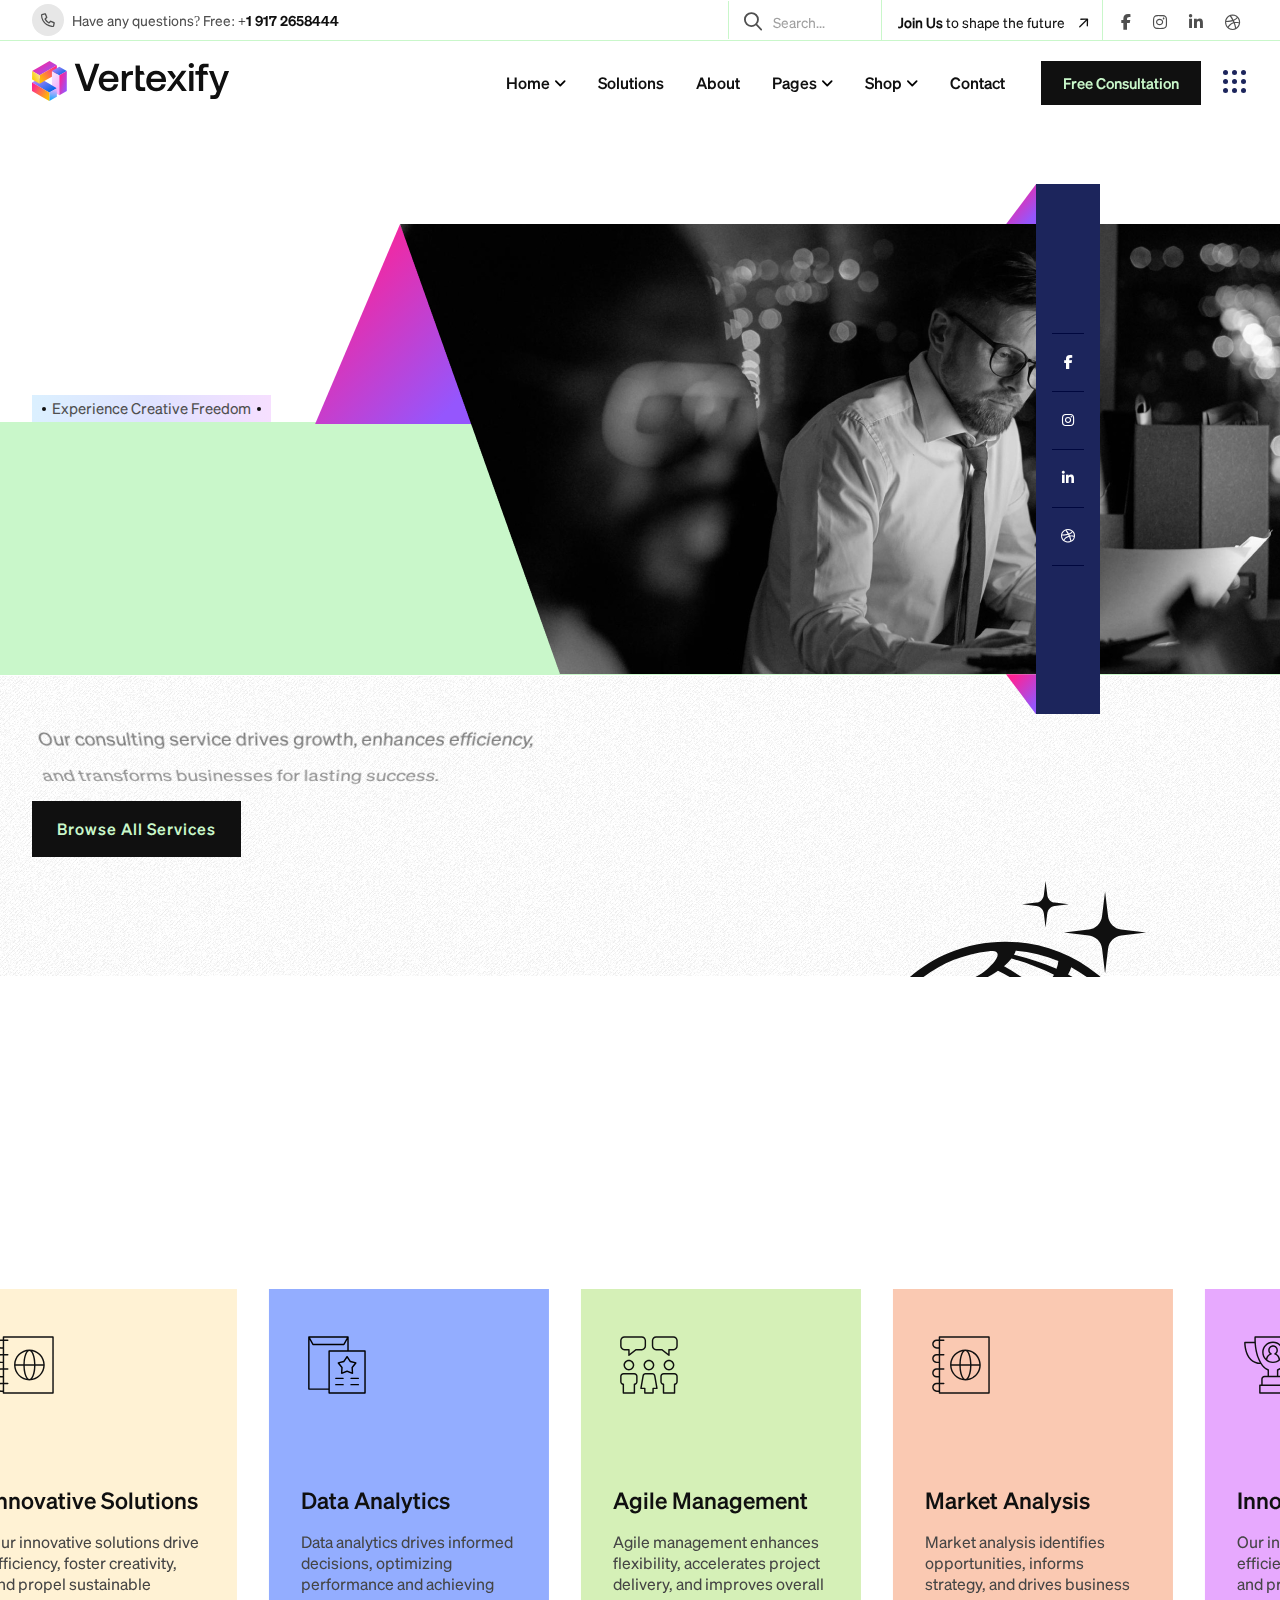
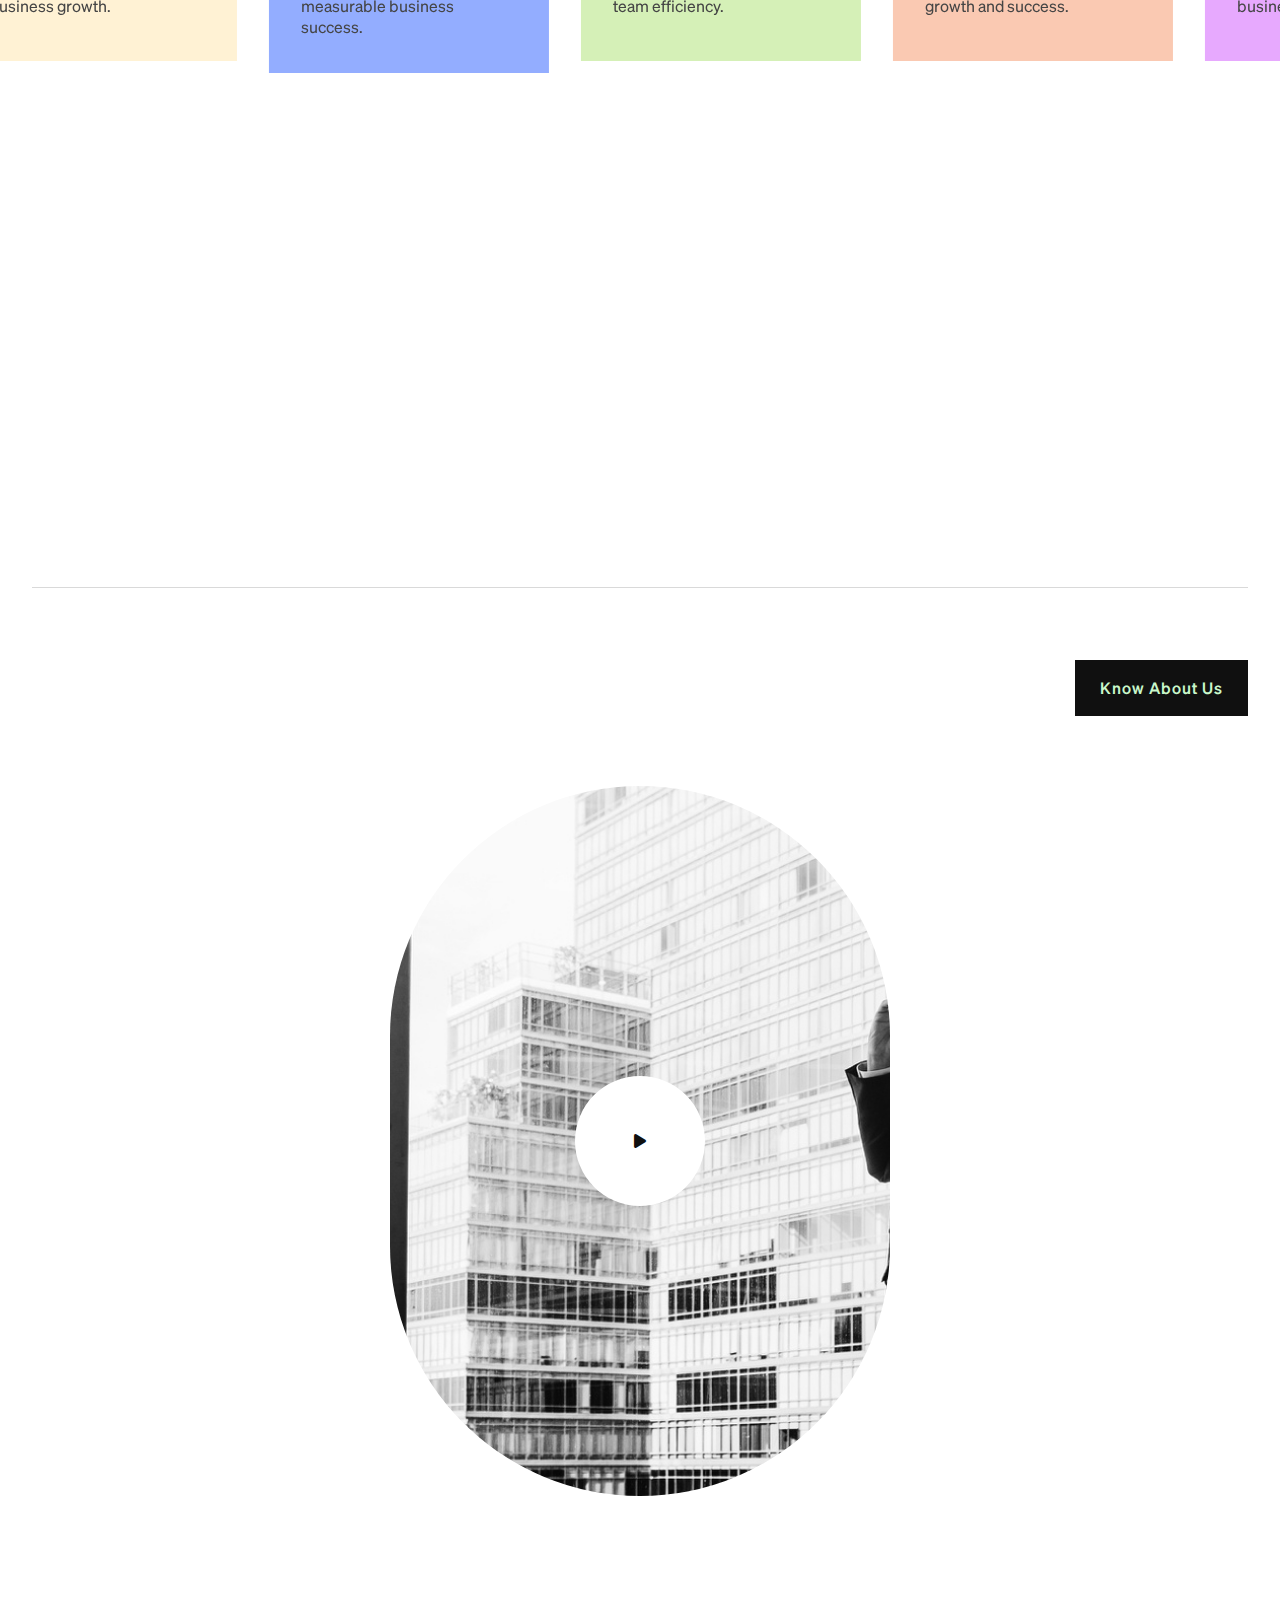
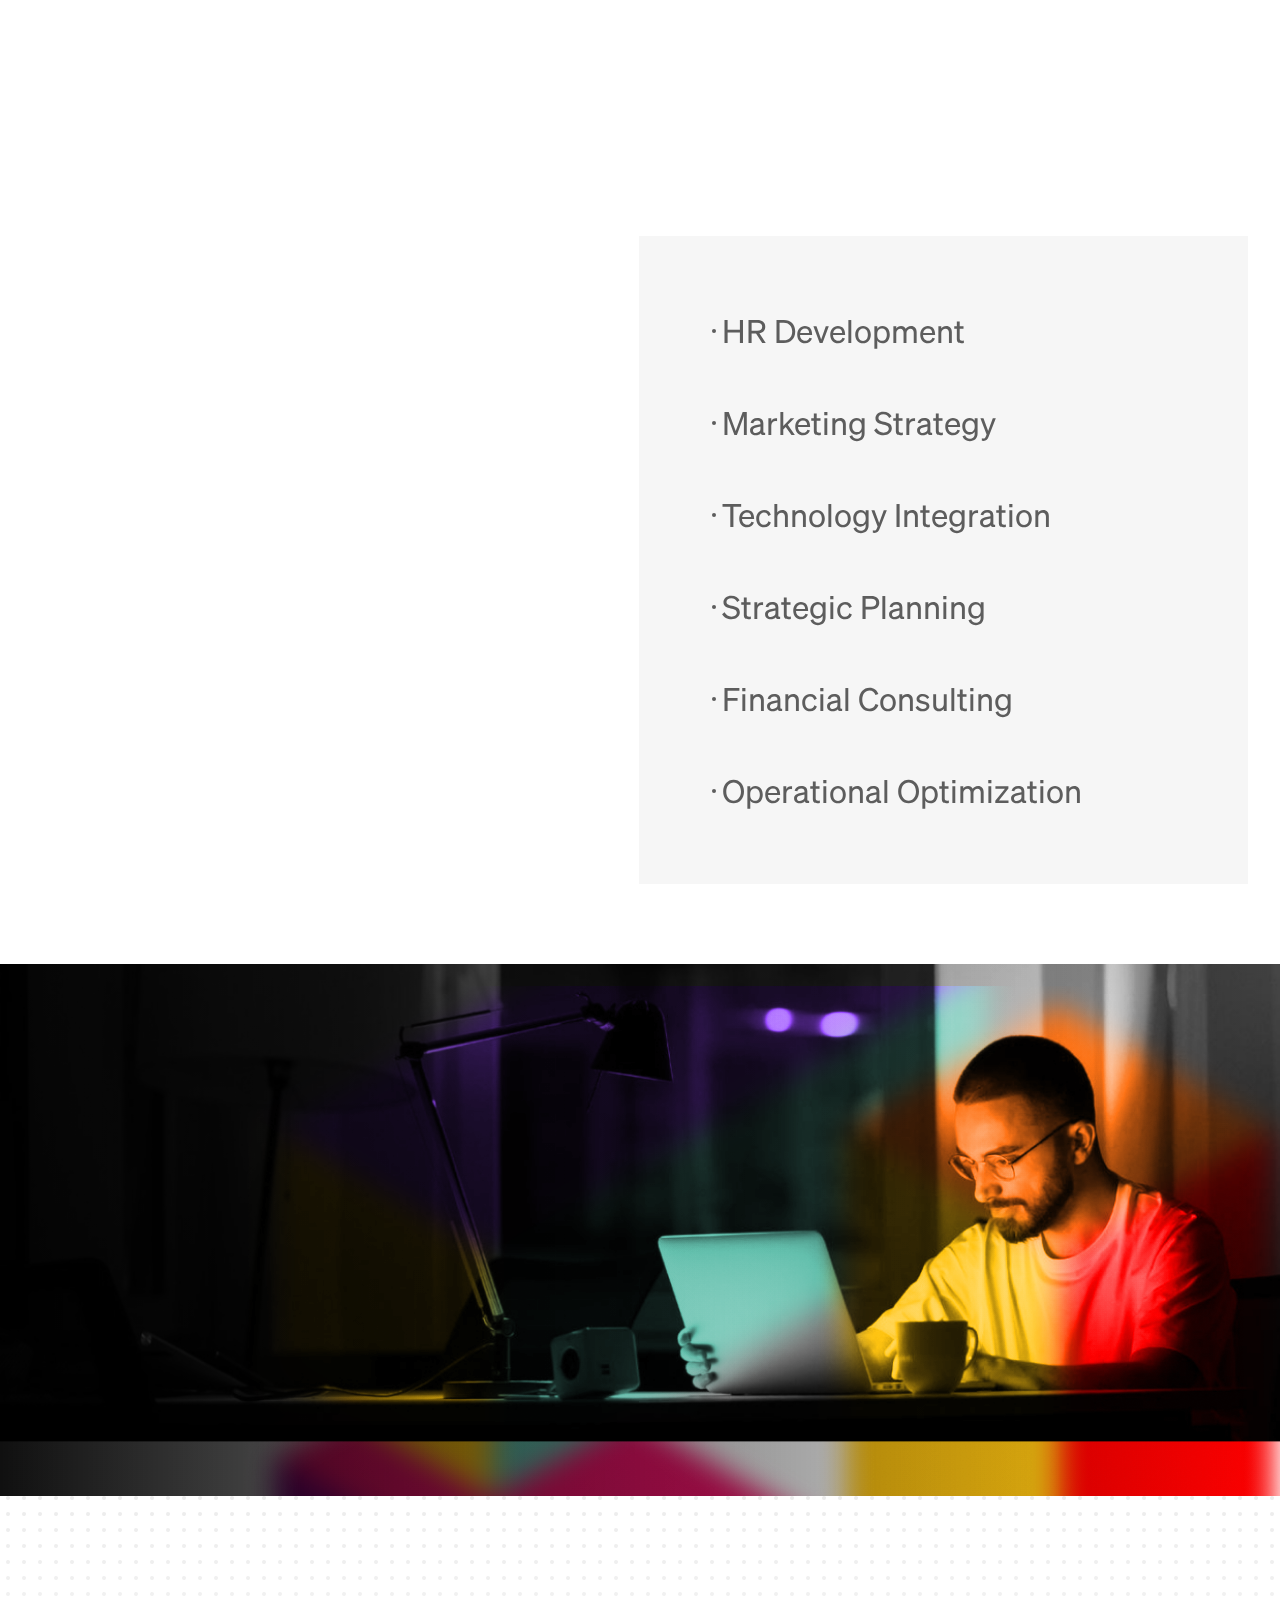
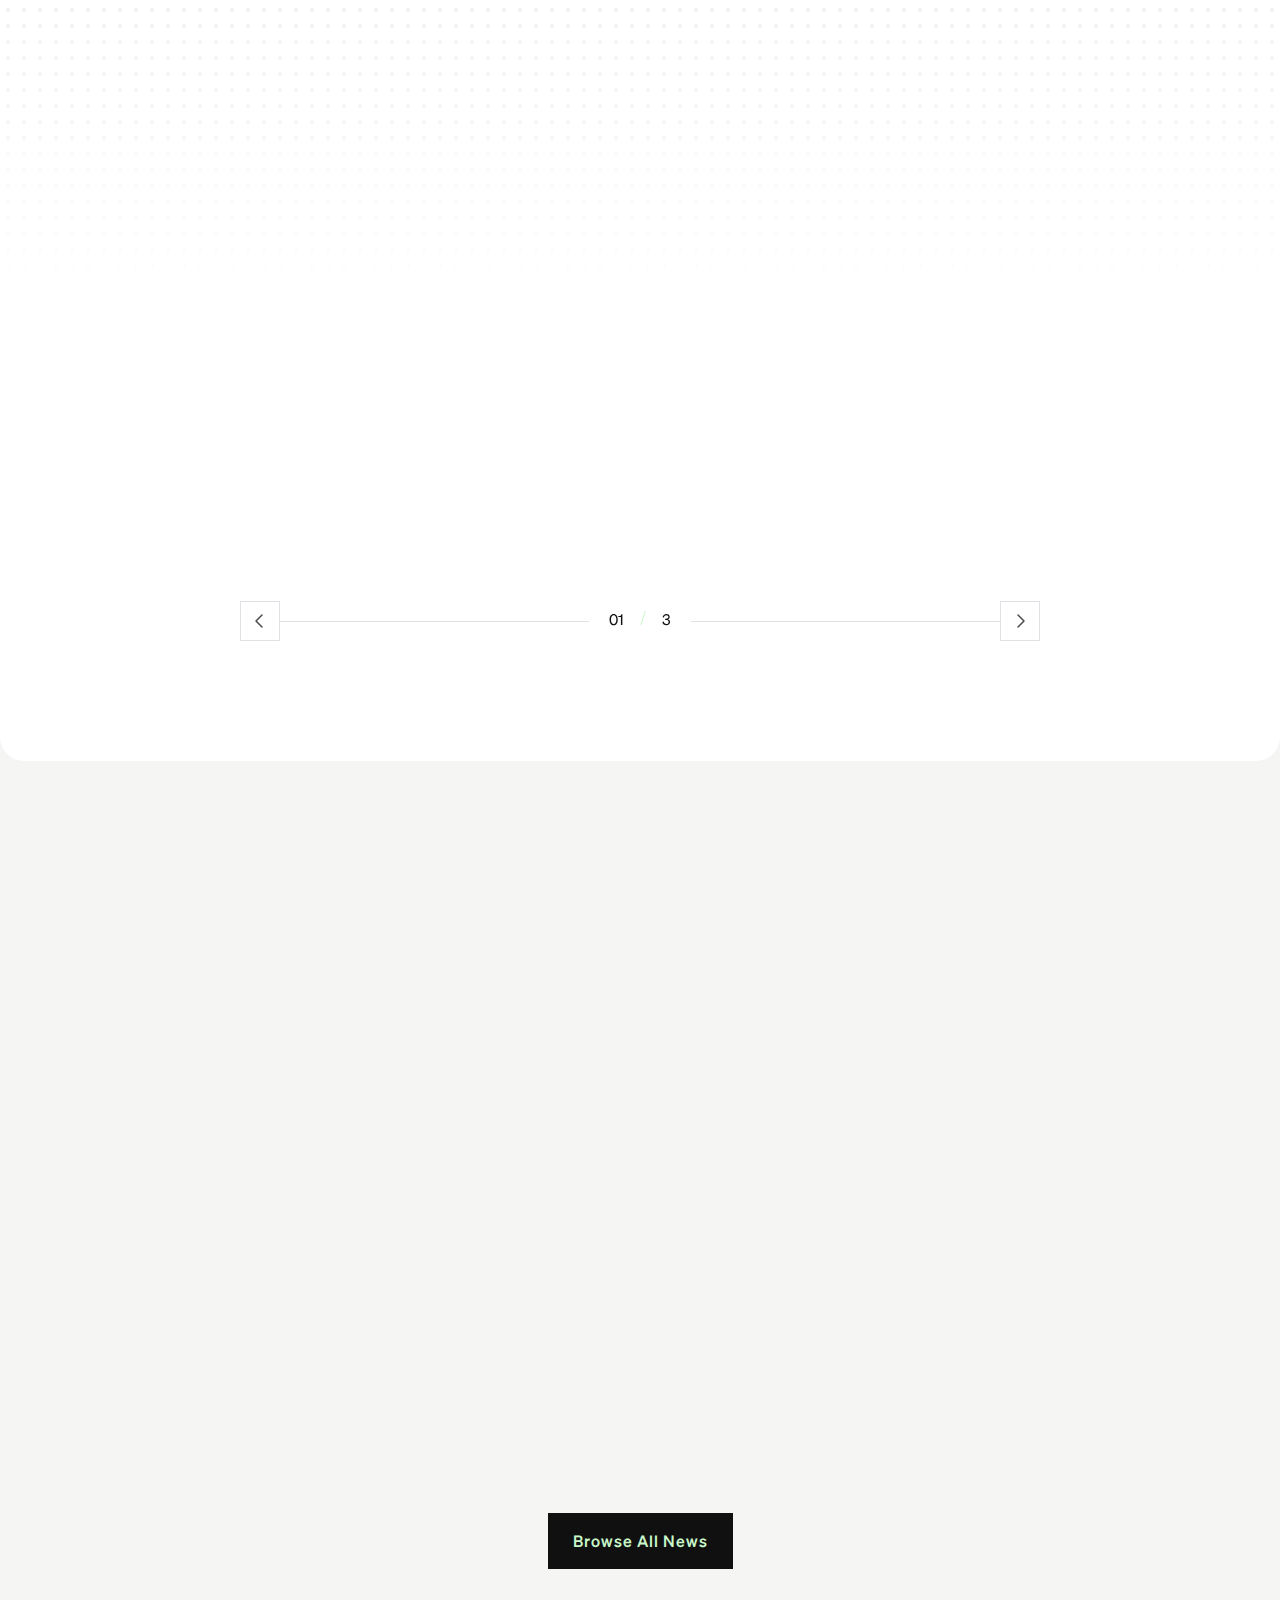
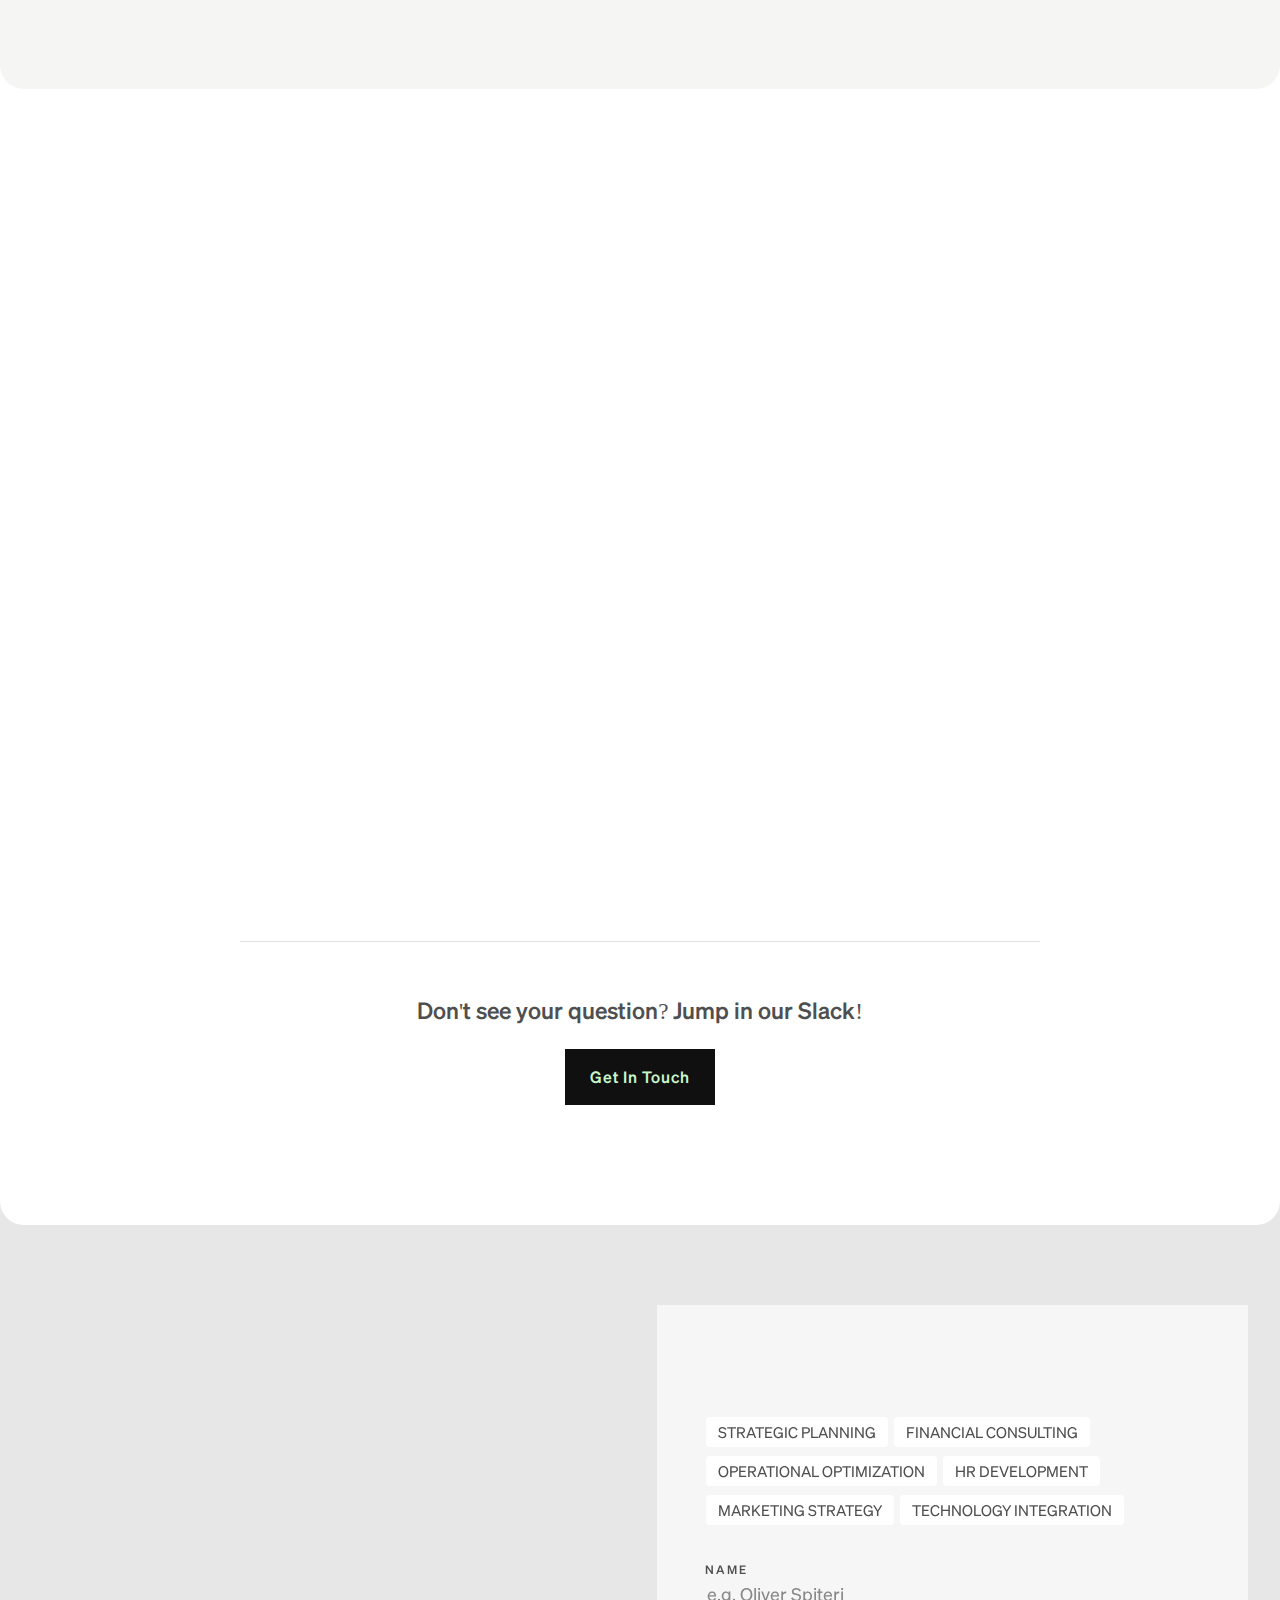
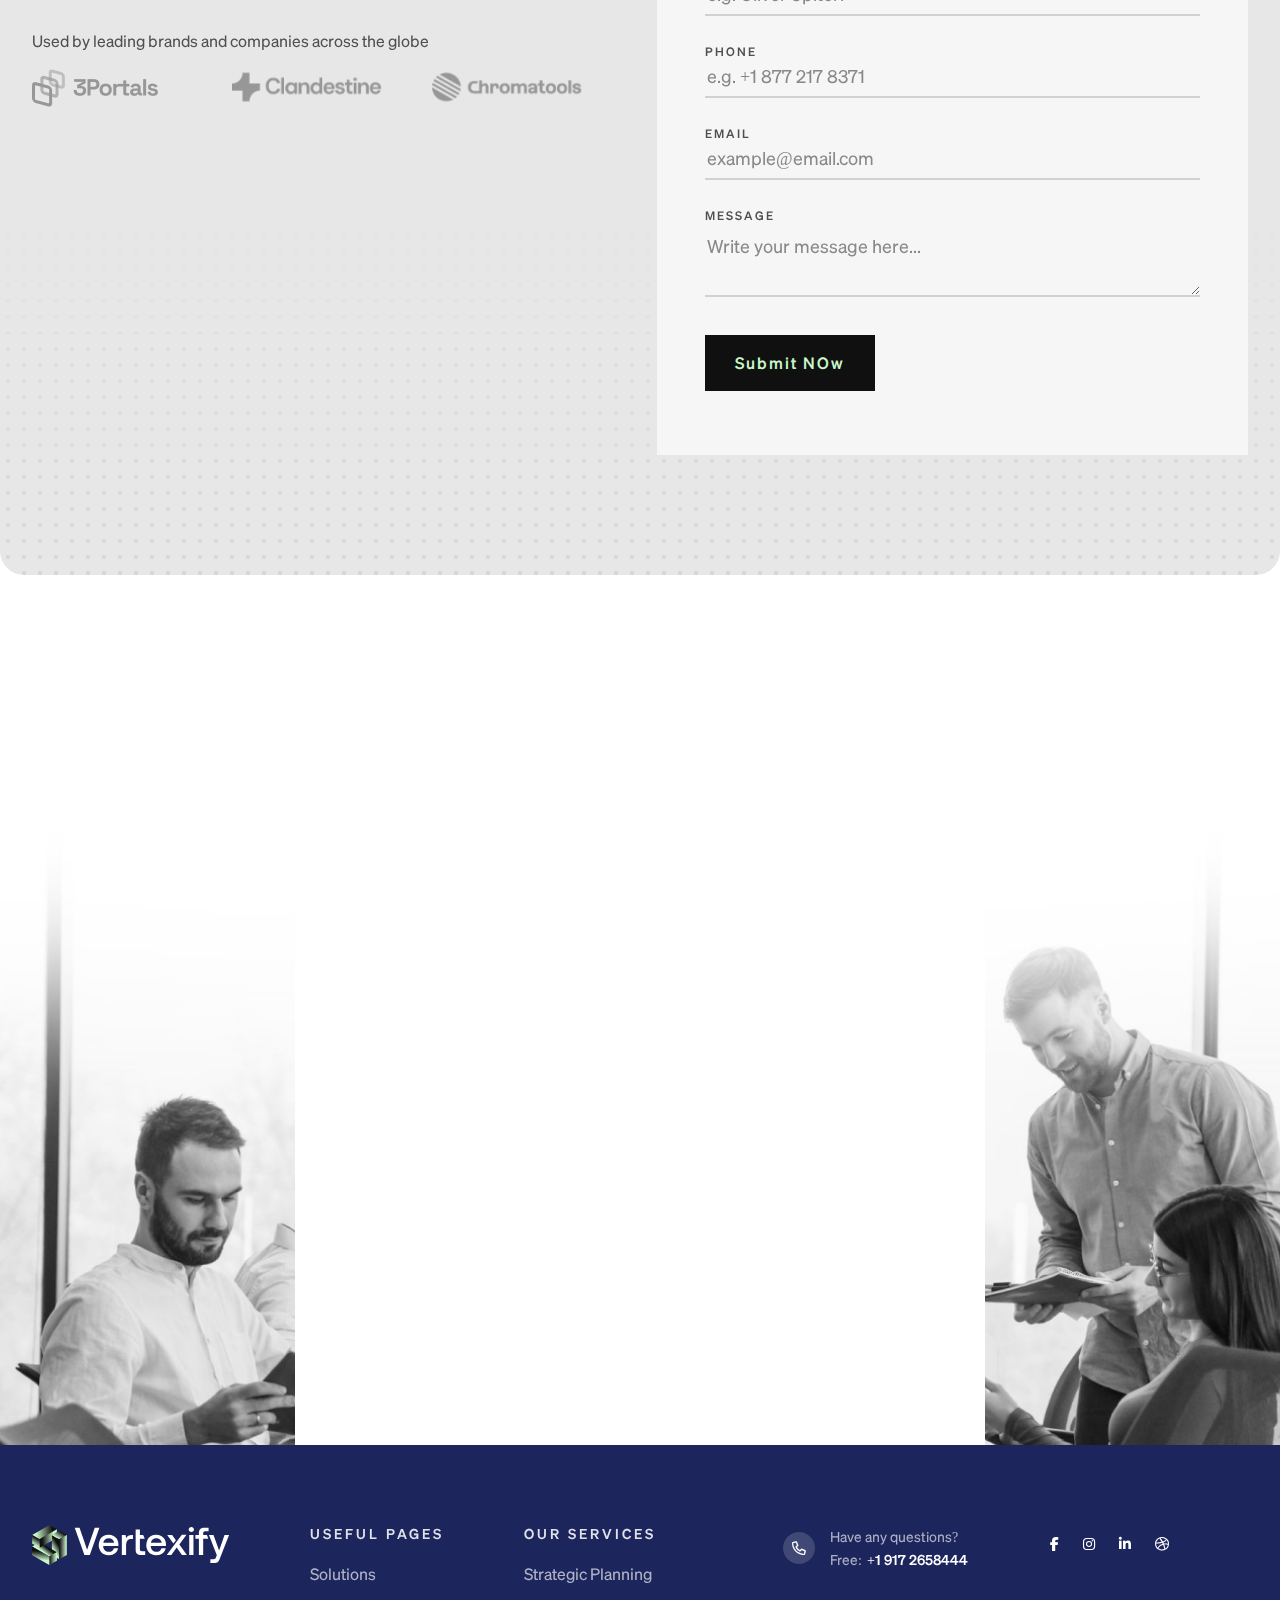
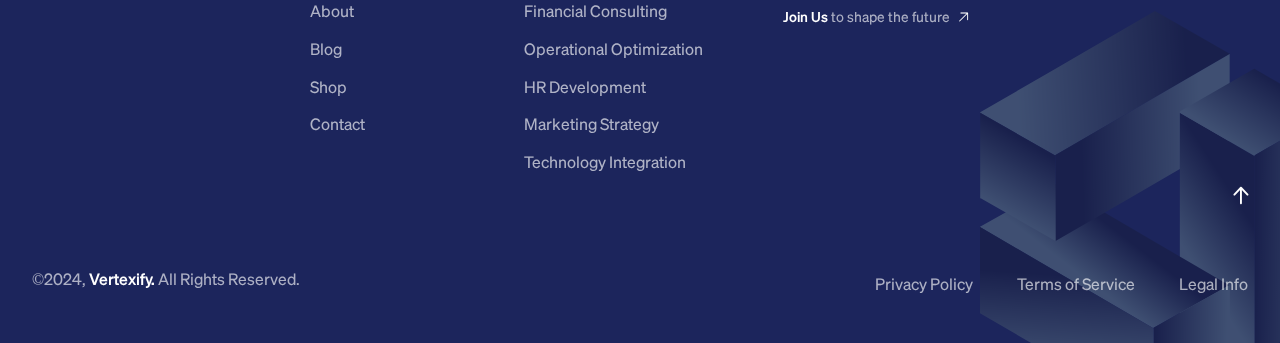
<file: index-3.html>
<!DOCTYPE html>
  <html lang="en">
  <head>
  	<meta charset="UTF-8">
  	<title>Home Page 3</title>
  	<meta name="description" content="Vertexify. - Business Consulting WordPress Theme">
  	<meta name="keywords" content="accountant, advertising, adviser, business, company, consultant, consulting, corporate, finance, financial advisor, human resources, insurance, legal, marketing, multipurpose">
  	<meta name="author" content="Themexriver">
  	<link rel="shortcut icon" href="assets/img/logo/fv-1.svg" type="image/x-icon">
  	<!-- Mobile Specific Meta -->
  	<meta name="viewport" content="width=device-width, initial-scale=1">


  	<link rel="stylesheet" href="assets/css/bootstrap.min.css">
  	<link rel="stylesheet" href="assets/css/fontawesome.min.css">
  	<link rel="stylesheet" href="assets/css/flaticon.css">
  	<link rel="stylesheet" href="assets/css/animate.css">
  	<link rel="stylesheet" href="assets/css/swiper.min.css">
  	<link rel="stylesheet" href="assets/css/jquery-ui.css"> 
  	<link rel="stylesheet" href="assets/css/magnific-popup.css">
  	<link rel="stylesheet" href="assets/css/style.css">
  </head>
  <body class="home-1">
  	<div id="preloader">
  		<div class="preloader-logo">
  			<img src="assets/img/shape/logo_shape.svg" alt="">
  		</div>
  	</div>

<!-- Start of Header section
	============================================= --> 
	<header id="vt-header" class="vt-header-section header_style_one txa_sticky_header">
		<div class="header-top-area">
			<div class="container">
				<div class="header-top d-flex justify-content-between">
					<div class="top-cta d-flex align-items-center">
						<i class="far fa-phone"></i> <span>Have any questions? Free: <a href="#">+1 917 2658444</a></span>
					</div>
					<div class="top-action d-flex align-items-center">
						<div class="header-search search_btn_toggle">
							<span>Search...</span>
						</div>
						<div class="action-text">
							<a href="#"><span>Join Us</span> to shape the future <i class="far fa-arrow-right"></i></a>
						</div>
						<div class="action-social">
							<a href="#"><i class="fab fa-facebook-f"></i></a>
							<a href="#"><i class="fab fa-instagram"></i></a>
							<a href="#"><i class="fab fa-linkedin-in"></i></a>
							<a href="#"><i class="fab fa-dribbble"></i></a>
						</div>
					</div>
				</div>
			</div>
		</div>
		<div class="vt-header-navigation-content">
			<div class="container">
				<div class="vt-header-navigation d-flex align-items-center justify-content-between">
					<div class="brand-logo">
						<a href="#"><img src="assets/img/logo/logo-1.svg" alt=""></a> 
					</div>
					<div class="main-navigation-cta d-flex align-items-center ">
						<nav class="main-navigation clearfix ul-li">
							<ul id="main-nav" class="nav navbar-nav clearfix">
								<li class="dropdown active">
									<a href="!#">Home</a>
									<ul class="dropdown-menu clearfix">
										<li><a class="active" href="index.html">Corporate Business</a></li>
										<li><a href="index-2.html">Corporate Business Dark</a></li>
										<li><a href="index-3.html">Corporate Business Modern</a></li>
										<li><a href="index-4.html">Trendy Business</a></li>
										<li><a href="index-5.html">Business Classic</a></li>
										<li><a href="index-6.html">Business Consulting</a></li>
									</ul>
								</li>
								<li><a href="about.html">Solutions</a></li>
								<li><a href="about.html">About</a></li>
								<li class="dropdown">
									<a href="!#">Pages</a>
									<ul class="dropdown-menu clearfix">
										<li><a href="service.html">Services</a></li>
										<li class="dropdown">
											<a href="service-single.html">Services Details</a>
											<ul class="dropdown-menu clearfix">
												<li><a href="service-single.html">Construction </a></li>
												<li><a href="service-single-2.html">Architect Design</a></li>
												<li><a href="service-single-3.html">Interior Design</a></li>
												<li><a href="service-single-4.html">3D Animation</a></li>
												<li><a href="service-single-5.html">House Renovation</a></li>
												<li><a href="service-single-6.html">Ideas & Inspiration</a></li>
											</ul>
										</li>
										<li><a href="team.html">Team Page</a></li>
										<li class="dropdown">
											<a href="service-single.html">Blog</a>
											<ul class="dropdown-menu clearfix">
												<li><a href="service-single.html">Construction</a></li>
												<li><a href="service-single-2.html">Architect Design</a></li>
												<li><a href="service-single-3.html">Interior Design</a></li>
												<li><a href="service-single-4.html">3D Animation</a></li>
												<li><a href="service-single-5.html">House Renovation</a></li>
												<li><a href="service-single-6.html">Ideas & Inspiration</a></li>
											</ul>
										</li>
										<li><a href="faq.html">FAQ Page</a></li>
										<li><a href="pricing.html">Pricing Page</a></li>
										<li><a href="testimonial.html">Testimonial Page</a></li>
										<li><a href="contact.html">Contact Page</a></li>
										<li><a href="booking.html">Booking Page</a></li>
									</ul>
								</li>
								<li class="dropdown">
									<a href="!#">Shop</a>
									<ul class="dropdown-menu clearfix"> 
										<li><a href="shop.html">Shop Page </a></li>
										<li><a href="shop-single.html">Shop Details</a></li>
									</ul>
								</li>
								<li><a href="about.html">Contact</a></li>
							</ul>
						</nav>
						<div class="header-cta-btn">
							<a href="#">Free Consultation</a>
						</div>
						<div class="off-canvas-btn d-flex align-items-center justify-content-center">
							<button class="canvas-trigger offcanvas_toggle">
								<span></span>
								<span></span>
								<span></span>
								<span></span>
								<span></span>
								<span></span>
								<span></span>
								<span></span>
								<span></span>
							</button>
						</div>
						<button class="mobile-menu-btn mobile_menu_button open_mobile_menu">
							<span></span>
							<span></span>
							<span></span>
						</button>
					</div>
				</div>
			</div>
		</div>
	</header>
	<!-- Mobile Menu -->
	<div class="mobile_menu lenis lenis-smooth position-relative">
		<div class="mobile_menu_wrap">
			<div class="mobile_menu_overlay open_mobile_menu"></div>
			<div class="mobile_menu_content">
				<div class="mobile_menu_close open_mobile_menu">
					<i class="fal fa-times"></i>
				</div>
				<div class="m-brand-logo">
					<a href="#"><img src="assets/img/logo/logo-2.svg" alt=""></a> 
				</div>
				<div class="mobile-search-bar position-relative">
					<form action="#">
						<input type="text" name="search" placeholder="Keywords">
						<button><i class="fal fa-search"></i></button>
					</form>
				</div>
				<nav class="mobile-main-navigation  clearfix ul-li">
					<ul id="m-main-nav" class="nav navbar-nav clearfix">
						<li class="dropdown active">
							<a href="!#">Home</a>
							<ul class="dropdown-menu clearfix">
								<li><a class="active" href="index.html">Corporate Business</a></li>
								<li><a href="index-2.html">Corporate Business Dark</a></li>
								<li><a href="index-3.html">Corporate Business Modern</a></li>
								<li><a href="index-4.html">Trendy Business</a></li>
								<li><a href="index-5.html">Business Classic</a></li>
								<li><a href="index-6.html">Business Consulting</a></li>
							</ul>
						</li>
						<li><a href="about.html">Solutions</a></li>
						<li><a href="about.html">About</a></li>
						<li class="dropdown">
							<a href="!#">Pages</a>
							<ul class="dropdown-menu clearfix">
								<li><a href="service.html">Services</a></li>
								<li class="dropdown">
									<a href="service-single.html">Services Details</a>
									<ul class="dropdown-menu clearfix">
										<li><a href="service-single.html">Construction </a></li>
										<li><a href="service-single-2.html">Architect Design</a></li>
										<li><a href="service-single-3.html">Interior Design</a></li>
										<li><a href="service-single-4.html">3D Animation</a></li>
										<li><a href="service-single-5.html">House Renovation</a></li>
										<li><a href="service-single-6.html">Ideas & Inspiration</a></li>
									</ul>
								</li>
								<li><a href="team.html">Team Page</a></li>
								<li class="dropdown">
									<a href="service-single.html">Blog</a>
									<ul class="dropdown-menu clearfix">
										<li><a href="service-single.html">Construction</a></li>
										<li><a href="service-single-2.html">Architect Design</a></li>
										<li><a href="service-single-3.html">Interior Design</a></li>
										<li><a href="service-single-4.html">3D Animation</a></li>
										<li><a href="service-single-5.html">House Renovation</a></li>
										<li><a href="service-single-6.html">Ideas & Inspiration</a></li>
									</ul>
								</li>
								<li><a href="faq.html">FAQ Page</a></li>
								<li><a href="pricing.html">Pricing Page</a></li>
								<li><a href="testimonial.html">Testimonial Page</a></li>
								<li><a href="contact.html">Contact Page</a></li>
								<li><a href="booking.html">Booking Page</a></li>
							</ul>
						</li>
						<li class="dropdown">
							<a href="!#">Shop</a>
							<ul class="dropdown-menu clearfix"> 
								<li><a href="shop.html">Shop Page </a></li>
								<li><a href="shop-single.html">Shop Details</a></li>
							</ul>
						</li>
						<li><a href="about.html">Contact</a></li>
					</ul>
				</nav>
				<div class="ptx-mobile-header-social text-center">
					<a href="#"> <i class="fab fa-instagram"></i></a>
					<a href="#"> <i class="fab fa-linkedin-in"></i></a>
					<a href="#"> <i class="fab fa-facebook"></i></a>
					<a href="#"> <i class="fab fa-youtube"></i></a>
				</div>
			</div>
		</div>
		<!-- /Mobile-Menu -->
	</div>
	<!-- offcanvas-start -->
	<div class="txa-offcanvas-box lenis lenis-smooth offcanvas_box_active">
		<button class="txa-offcanvas-box-close offcanvas_box_close" aria-label="name" >
			<i class="fa-solid fa-xmark"></i>
		</button>
		<div class="txa-offcanvas-box-container">

			<!-- services -->
			<div class="txa-offcanvas-services-wrap d-lg-block ul-li-block d-none">
				<h5 class="txa-offcanvas-services-title fx-heading-1 fx-font-400">our services:</h5>

				<ul class="txa-offcanvas-services">
					<li>
						<span class="offcanvas-slideup">
							<a class="txa-offcanvas-services-item fx-heading-1 fx-font-400 " href="#" aria-label="name">
								<i class="fa-solid fa-arrow-right"></i>
								Industrial Manufacturing
							</a>
						</span>
					</li>
					<li>
						<span class="offcanvas-slideup">
							<a class="txa-offcanvas-services-item fx-heading-1 fx-font-400 " href="#" aria-label="name">
								<i class="fa-solid fa-arrow-right"></i>
								Building maintenance
							</a>
						</span>
					</li>
					<li>
						<span class="offcanvas-slideup">
							<a class="txa-offcanvas-services-item fx-heading-1 fx-font-400 " href="#" aria-label="name">
								<i class="fa-solid fa-arrow-right"></i>
								Engineering
							</a>
						</span>
					</li>
					<li>
						<span class="offcanvas-slideup">
							<a class="txa-offcanvas-services-item fx-heading-1 fx-font-400 " href="#" aria-label="name">
								<i class="fa-solid fa-arrow-right"></i>
								Construction
							</a>       
						</span>
					</li>
					<li>
						<span class="offcanvas-slideup">
							<a class="txa-offcanvas-services-item fx-heading-1 fx-font-400 " href="#" aria-label="name">
								<i class="fa-solid fa-arrow-right"></i>
								Shipping
							</a>  
						</span>                        
					</li>

				</ul>
			</div>

			<div class="txa-offcanvas-search d-lg-none d-block">
				<form action="#" class="txa-offcanvas-search-form">
					<input class="txa-offcanvas-search-form-input" type="text" aria-label="name" placeholder="Search">
					<button class="txa-offcanvas-search-form-btn" type="button" aria-label="name">
						<i class="fa-solid fa-magnifying-glass"></i>
					</button>
				</form>
			</div>

			<!-- mobile-menu-list -->
			<div class="mobile-menu-navigation d-lg-none d-block">
				<nav class="mobile-main-navigation  clearfix ul-li">
					<ul id="main-nav" class="nav navbar-nav clearfix">

						<li class="dropdown">
							<a class="is-active" href="!#">home</a>
							<ul class="dropdown-menu clearfix">
								<li>
									<a class="is-active" href="index.html">Industrial</a>
								</li>
								<li>
									<a href="index-2.html">Construction</a>
								</li>
								<li>
									<a href="index-3.html">Building</a>
								</li>
								<li>
									<a href="index-4.html">Shipping</a>
								</li>
								<li>
									<a href="index-5.html">manufacturing</a>
								</li>
								<li>
									<a href="index-5.html">Engineering</a>
								</li>
							</ul>
						</li>

						<li class="dropdown">
							<a href="!#">about</a>

							<ul class="dropdown-menu clearfix">
								<li>
									<a href="#">about one</a>
								</li>
								<li>
									<a href="#">about  two</a>
								</li>
								<li>
									<a href="#">about  three</a>
								</li>
								<li>
									<a href="#">about  details</a>
								</li>
							</ul>
						</li>

						<li class="dropdown">
							<a href="!#">pages</a>
							<ul class="dropdown-menu clearfix">


								<li class="dropdown">
									<a href="!#">projects</a>
									<ul class="dropdown-menu clearfix">
										<li>
											<a href="#">projects one</a>
										</li>
										<li>
											<a href="#">projects two</a>
										</li>
										<li>
											<a href="#">projects details</a>
										</li>
									</ul>
								</li>


								<li>
									<a href="prices.html">prices</a>
								</li>

								<li>
									<a href="gallery.html">gallery</a>
								</li>

								<li>
									<a href="privacy-policy.html">privacy policy</a>
								</li>

								<li>
									<a href="error.html">404</a>
								</li>

							</ul>
						</li>

						<li class="dropdown">
							<a href="!#">elements</a>

							<ul class="dropdown-menu clearfix">
								<li>
									<a href="#">elements one</a>
								</li>
								<li>
									<a href="#">elements  two</a>
								</li>
								<li>
									<a href="#">elements  three</a>
								</li>
							</ul>
						</li>

						<li  class="dropdown">
							<a href="!#">news</a>

							<ul class="dropdown-menu clearfix">
								<li>
									<a href="#">Blog one</a>
								</li>
								<li>
									<a href="#">Blog details</a>
								</li>
							</ul>
						</li>

						<li>
							<a href="#">contact</a>
						</li>

					</ul>
				</nav>
			</div>

			<div class="txa-offcanvas-content">

				<!-- contact -->
				<div class="txa-offcanvas-content-box  ul-li-block">
					<h6 class="txa-offcanvas-content-box-title fx-heading-1 text-capitalize fx-font-400">quick contact:</h6>

					<ul class="txa-offcanvas-contact">
						<li class="fx-heading-1 fix" >
							<span class="offcanvas-slideup">
								<i class="fa-solid fa-location-dot"></i>
								the londoner <br> 83 the strand, sliema, malta.
							</span>
						</li>
						<li class="fx-heading-1 fix" >
							<span class="offcanvas-slideup">
								<a  href="#" aria-label="name">
									<i class="fa-solid fa-phone"></i>
									+1 917 265 8444
								</a>
							</span>

						</li>
						<li class="fx-heading-1 fix" >
							<span class="offcanvas-slideup">
								<a  href="#" aria-label="name">
									<i class="fa-solid fa-envelope-open-text"></i>
									example@email.com
								</a>
							</span>

						</li>
					</ul>
				</div>

				<!-- socail -->
				<div class="txa-offcanvas-content-box ul-li-block">
					<h6 class="txa-offcanvas-content-box-title text-capitalize fx-heading-1 fx-font-400">we're on social media:</h6>

					<ul class="txa-offcanvas-social">
						<li>
							<span class="offcanvas-slideup">
								<a href="#" class="txa-offcanvas-social-item fx-heading-1 fx-font-500 " aria-label="name">
									<i class="fa-brands fa-linkedin-in"></i>
									linkedin
								</a>
							</span>

						</li>
						<li>
							<span class="offcanvas-slideup">
								<a href="#" class="txa-offcanvas-social-item fx-heading-1 fx-font-500 " aria-label="name">
									<i class="fa-brands fa-facebook-f"></i> 
									facebook
								</a>
							</span>

						</li>
						<li>
							<span class="offcanvas-slideup">
								<a href="#" class="txa-offcanvas-social-item fx-heading-1 fx-font-500 " aria-label="name">
									<i class="fa-brands fa-x-twitter"></i>
									twitter
								</a>
							</span>

						</li>
						<li>
							<span class="offcanvas-slideup">
								<a href="#" class="txa-offcanvas-social-item fx-heading-1 fx-font-500" aria-label="name">
									<i class="fa-brands fa-instagram"></i>
									instagram
								</a>
							</span>

						</li>

					</ul>
				</div>

			</div>
		</div>
	</div>
	<!-- search-popup -->
	<div class="txa-search-box search_box_active ">

		<div class="txa-search-container">
			<div class="txa-search-wrap text-center mb-55">
				<h5 class="txa-search-title fx-heading-1 fx-font-500">Search</h5>
				<form action="#" class="txa-search-form">
					<input class="txa-search-form-input" type="text" placeholder="What are you looking for?...">
				</form>
			</div>

			<div class="txa-search-tag-wrap text-center">
				<h6 class="txa-search-tag-title fx-font-400 fx-heading-1">People also search for:</h6>
				<div class="txa-search-tag d-inline-flex flex-wrap  ">
					<a href="#" aria-label="name" class="txa-search-tag-item fx-heading-1 fx-font-500" >Corporate</a>
					<a href="#" aria-label="name" class="txa-search-tag-item fx-heading-1 fx-font-500" >Business</a>
					<a href="#" aria-label="name" class="txa-search-tag-item fx-heading-1 fx-font-500" >Consulting</a>
					<a href="#" aria-label="name" class="txa-search-tag-item fx-heading-1 fx-font-500" >Finance</a>
					<a href="#" aria-label="name" class="txa-search-tag-item fx-heading-1 fx-font-500" >Reports</a>
				</div>
			</div>
		</div>

		<button aria-label="search-close" type="button" class="txa-search-box-close search_box_close">
			<i class="fa-solid fa-xmark"></i>
		</button>
	</div>
<!-- Start of Header section
	============================================= -->

<!-- Start of Banner section
	============================================= -->
	<section id="vt-banner-2" class="vt-banner-section-2 txt_item_active">
		<div class="vt-banner-content-2 txt_item_active position-relative">
			<div class="vt-banner-globe appear_top position-absolute"><img src="assets/img/shape/globe.svg" alt=""></div>
			<div class="vt-banner-img position-absolute">
				<div class="item-img">
					<img src="assets/img/bg/hero-3.jpg" alt="">
				</div>
				<div class="hero-social position-absolute d-flex justify-content-center align-items-center">
					<div class="social-icon">
						<a href="#"><i class="fab fa-facebook-f"></i></a>
						<a href="#"><i class="fab fa-instagram"></i></a>
						<a href="#"><i class="fab fa-linkedin-in"></i></a>
						<a href="#"><i class="fab fa-dribbble"></i></a>
					</div>
				</div>
			</div>
			<div class="vt-banner-text  headline pera-content">
				<div class="container">
					<div class="banner-slug">
						Experience Creative Freedom
					</div>
				</div>
				<div class="banner_heading">
					<div class="container">
						<h1 class="tx-split-text banner_title banner_title_line">Transforming Businesses with Expertise.</h1>
					</div>
				</div>
				<div class="container vt-text">
					<p>Our consulting service drives growth, enhances efficiency, and transforms businesses for lasting success.</p>
					<div class="vt-btn  btn-spin wow fadeInUp"  data-wow-delay="500ms" data-wow-duration="1000ms">
						<a href="#">Browse All Services</a>
					</div>
				</div>
			</div>
		</div>
	</section>    
<!-- End of Banner section
	============================================= -->	

<!-- Start of Service section
	============================================= -->
	<section id="vt-service-7" class="vt-service-section-7 pt-115 pb-190">
		<div class="container">
			<div class="vt-section-title ver_2 headline pera-content">
				<div class="subtitle wow fadeInRight"  data-wow-delay="400ms" data-wow-duration="1000ms">
					Our Unique Way
				</div>
				<h2 class="section_title vt-title vt-title-ani">Accelerating Future Growth with Technology, Innovation, and Expertise</h2>
			</div>
		</div>
		<div class="vt-service-content-6 pt-50">
			<div class="vt-service-item-7 vt_color_1 headline pera-content">
				<div class="item-icon d-flex align-items-center justify-content-center">
					<svg width="72" height="72" viewBox="0 0 72 72" fill="none" xmlns="http://www.w3.org/2000/svg">
						<path d="M11.7512 53.7752C9.24172 53.7752 7.2002 55.8167 7.2002 58.3262C7.2002 60.8356 9.24172 62.8771 11.7512 62.8771H13.7916V64.0802C13.7916 64.4778 14.114 64.8002 14.5116 64.8002H64.0802C64.4778 64.8002 64.8002 64.4778 64.8002 64.0802V7.9202C64.8002 7.52258 64.4778 7.2002 64.0802 7.2002H14.5116C14.114 7.2002 13.7916 7.52258 13.7916 7.9202V10.5632H11.7512C9.24172 10.5632 7.2002 12.6048 7.2002 15.1142C7.2002 17.6237 9.24172 19.6652 11.7512 19.6652H13.7916V24.9675H11.7512C9.24172 24.9675 7.2002 27.009 7.2002 29.5181C7.2002 32.0275 9.24172 34.0691 11.7512 34.0691H13.7916V39.3713H11.7512C9.24172 39.3713 7.2002 41.4128 7.2002 43.9223C7.2002 46.4314 9.24172 48.4729 11.7512 48.4729H13.7916V53.7752H11.7512ZM11.7512 61.4371C10.0359 61.4371 8.6402 60.0414 8.6402 58.3262C8.6402 56.6109 10.0359 55.2152 11.7512 55.2152H13.7916V61.4371H11.7512ZM11.7512 18.2252C10.0359 18.2252 8.6402 16.8295 8.6402 15.1142C8.6402 13.3989 10.0359 12.0032 11.7512 12.0032H13.7916V18.2252H11.7512ZM11.7512 32.6291C10.0359 32.6291 8.6402 31.2334 8.6402 29.5181C8.6402 27.8028 10.0359 26.4075 11.7512 26.4075H13.7916V32.6291H11.7512ZM11.7512 47.0329C10.0359 47.0329 8.6402 45.6376 8.6402 43.9223C8.6402 42.207 10.0359 40.8113 11.7512 40.8113H13.7916V47.0329H11.7512ZM15.2316 40.8113H18.8362C19.2338 40.8113 19.5562 40.4889 19.5562 40.0913C19.5562 39.6937 19.2338 39.3713 18.8362 39.3713H15.2316V26.4075H18.8362C19.2338 26.4075 19.5562 26.0851 19.5562 25.6875C19.5562 25.2898 19.2338 24.9675 18.8362 24.9675H15.2316V12.0032H18.8362C19.2338 12.0032 19.5562 11.6809 19.5562 11.2832C19.5562 10.8856 19.2338 10.5632 18.8362 10.5632H15.2316V8.6402H63.3602V63.3602H15.2316V55.2152H18.8362C19.2338 55.2152 19.5562 54.8928 19.5562 54.4952C19.5562 54.0976 19.2338 53.7752 18.8362 53.7752H15.2316V40.8113Z" fill="#101010"/>
						<path d="M40.4617 51.3752C48.9399 51.3752 55.8372 44.4779 55.8372 35.9996C55.8372 27.5213 48.9399 20.624 40.4617 20.624C31.9837 20.624 25.0864 27.5213 25.0864 35.9996C25.0864 44.4779 31.9837 51.3752 40.4617 51.3752ZM26.5629 36.7196H34.3777C34.478 43.05 35.8674 47.4343 37.6422 49.6478C31.5347 48.3877 26.8921 43.1145 26.5629 36.7196ZM40.4617 22.1146C42.599 22.1146 44.9663 27.4885 45.1064 35.2796H35.8169C35.957 27.4885 38.3243 22.1146 40.4617 22.1146ZM45.1064 36.7196C44.9663 44.5107 42.599 49.8846 40.4617 49.8846C38.3243 49.8846 35.957 44.5107 35.8169 36.7196H45.1064ZM43.2811 49.6478C45.0559 47.4344 46.4453 43.05 46.5456 36.7196H54.3608C54.0316 43.1145 49.3888 48.3878 43.2811 49.6478ZM54.3608 35.2796H46.5456C46.4453 28.9492 45.0559 24.5648 43.2811 22.3514C49.3888 23.6114 54.0316 28.8847 54.3608 35.2796ZM37.6422 22.3514C35.8674 24.5649 34.478 28.9492 34.3777 35.2796H26.5629C26.8921 28.8847 31.5347 23.6115 37.6422 22.3514Z" fill="#101010"/>
					</svg>
				</div>
				<div class="item-text">
					<h3 class="ser_title href-underline"><a href="#">Innovative Solutions</a></h3>
					<p>Our innovative solutions drive efficiency, foster creativity, and propel sustainable business growth.</p>
				</div>
			</div>
			<div class="vt-service-item-7 vt_color_2 headline pera-content">
				<div class="item-icon d-flex align-items-center justify-content-center">
					<svg width="72" height="72" viewBox="0 0 72 72" fill="none" xmlns="http://www.w3.org/2000/svg">
						<path d="M40.301 38.6771L39.9955 44.1945C39.9822 44.4385 40.0933 44.673 40.2912 44.8167C40.4891 44.9609 40.7472 44.9932 40.9746 44.9057L46.1275 42.9099L51.2803 44.9057C51.3647 44.938 51.4526 44.9542 51.5405 44.9542C51.6902 44.9542 51.839 44.9074 51.9638 44.8167C52.1617 44.673 52.2728 44.4385 52.2594 44.1945L51.9539 38.6771L55.4442 34.3929C55.5986 34.2031 55.6464 33.9482 55.5708 33.7155C55.4952 33.4831 55.3068 33.3045 55.0702 33.2419L49.7285 31.8276L46.7325 27.1845C46.4674 26.7731 45.7875 26.7731 45.5224 27.1845L42.5264 31.8276L37.1848 33.2419C36.9482 33.3045 36.7597 33.4831 36.6842 33.7155C36.6086 33.9482 36.6564 34.2031 36.8107 34.3929L40.301 38.6771ZM43.1645 33.1484C43.3378 33.1023 43.4879 32.9933 43.5853 32.8425L46.1275 28.9026L48.6696 32.8425C48.767 32.9933 48.9171 33.1023 49.0904 33.1484L53.6228 34.3483L50.6612 37.9834C50.548 38.1226 50.4907 38.2991 50.5006 38.4781L50.76 43.1598L46.3876 41.4663C46.304 41.434 46.2157 41.4178 46.1275 41.4178C46.0392 41.4178 45.951 41.434 45.8673 41.4663L41.4949 43.1598L41.7544 38.4781C41.7642 38.2991 41.7069 38.1226 41.5937 37.9834L38.6322 34.3483L43.1645 33.1484Z" fill="black"/>
						<path d="M64.0802 21.2761H47.7835V7.9202C47.7835 7.52258 47.4611 7.2002 47.0635 7.2002H7.9202C7.52258 7.2002 7.2002 7.52258 7.2002 7.9202V60.1202C7.2002 60.5178 7.52258 60.8402 7.9202 60.8402H27.4551V64.0802C27.4551 64.4778 27.7775 64.8002 28.1751 64.8002H64.0802C64.4778 64.8002 64.8002 64.4778 64.8002 64.0802V21.9961C64.8002 21.5984 64.4778 21.2761 64.0802 21.2761ZM45.8534 8.6402L42.5452 14.7356H12.4385L9.13023 8.6402H45.8534ZM8.6402 59.4002V10.7562L11.3771 15.7991C11.503 16.0311 11.7459 16.1756 12.0099 16.1756H42.9738C43.2378 16.1756 43.4807 16.0311 43.6066 15.7991L46.3435 10.7561V21.2761H28.1751C27.7775 21.2761 27.4551 21.5984 27.4551 21.9961V59.4002H8.6402ZM63.3602 63.3602H28.8951V22.7161H63.3602V63.3602Z" fill="black"/>
						<path d="M34.8343 50.065H42.177C42.5746 50.065 42.897 49.7426 42.897 49.345C42.897 48.9474 42.5746 48.625 42.177 48.625H34.8343C34.4366 48.625 34.1143 48.9474 34.1143 49.345C34.1143 49.7426 34.4366 50.065 34.8343 50.065Z" fill="black"/>
						<path d="M49.3579 49.345C49.3579 49.7426 49.6803 50.065 50.0779 50.065H57.4206C57.8183 50.065 58.1406 49.7426 58.1406 49.345C58.1406 48.9474 57.8183 48.625 57.4206 48.625H50.0779C49.6803 48.625 49.3579 48.9474 49.3579 49.345Z" fill="black"/>
						<path d="M34.8343 56.3716H42.177C42.5746 56.3716 42.897 56.0493 42.897 55.6516C42.897 55.254 42.5746 54.9316 42.177 54.9316H34.8343C34.4366 54.9316 34.1143 55.254 34.1143 55.6516C34.1143 56.0493 34.4366 56.3716 34.8343 56.3716Z" fill="black"/>
						<path d="M57.4206 54.9316H50.0779C49.6803 54.9316 49.3579 55.254 49.3579 55.6516C49.3579 56.0493 49.6803 56.3716 50.0779 56.3716H57.4206C57.8183 56.3716 58.1406 56.0493 58.1406 55.6516C58.1406 55.254 57.8183 54.9316 57.4206 54.9316Z" fill="black"/>
					</svg>
				</div>
				<div class="item-text">
					<h3 class="ser_title href-underline"><a href="#">Data Analytics</a></h3>
					<p>Data analytics drives informed decisions, optimizing performance and achieving measurable business success.</p>
				</div>
			</div>
			<div class="vt-service-item-7 vt_color_3 headline pera-content">
				<div class="item-icon d-flex align-items-center justify-content-center">
					<svg width="72" height="72" viewBox="0 0 72 72" fill="none" xmlns="http://www.w3.org/2000/svg">
						<path d="M11.5258 21.4114L15.2756 21.3826L15.2904 26.2682C15.2911 26.5453 15.4507 26.797 15.701 26.9162C15.7994 26.9633 15.9049 26.9861 16.0104 26.9861C16.1721 26.9861 16.3317 26.932 16.4625 26.8265L23.1759 21.4114H28.8002C31.1824 21.4114 33.1202 19.4736 33.1202 17.0914V11.5202C33.1202 9.13801 31.1824 7.2002 28.8002 7.2002H11.5202C9.13801 7.2002 7.2002 9.13801 7.2002 11.5202V17.0914C7.2002 19.4736 9.13801 21.4114 11.5258 21.4114ZM8.6402 11.5202C8.6402 9.93219 9.93184 8.6402 11.5202 8.6402H28.8002C30.3886 8.6402 31.6802 9.93219 31.6802 11.5202V17.0914C31.6802 18.6794 30.3886 19.9714 28.8002 19.9714H22.9214C22.7568 19.9714 22.5972 20.0277 22.4693 20.131L16.7261 24.7639L16.7135 20.6548C16.7128 20.4632 16.6361 20.2797 16.4997 20.1451C16.3647 20.0118 16.1833 19.937 15.9935 19.937C15.9914 19.937 15.99 19.937 15.9879 19.937L11.5202 19.9714C9.93184 19.9714 8.6402 18.6794 8.6402 17.0914V11.5202Z" fill="#101010"/>
						<path d="M60.4799 7.2002H43.1999C40.8177 7.2002 38.8799 9.13801 38.8799 11.5202V17.0914C38.8799 19.4736 40.8177 21.4114 43.1999 21.4114H48.8242L55.5376 26.8265C55.6684 26.932 55.828 26.9861 55.9897 26.9861C56.0952 26.9861 56.2007 26.9633 56.2991 26.9162C56.5494 26.797 56.709 26.5453 56.7097 26.2682L56.7245 21.3826L60.4799 21.4114C62.8621 21.4114 64.7999 19.4736 64.7999 17.0914V11.5202C64.7999 9.13801 62.8621 7.2002 60.4799 7.2002ZM63.3599 17.0914C63.3599 18.6794 62.0682 19.9714 60.4855 19.9714L56.0122 19.937C55.809 19.9232 55.6368 20.0104 55.5004 20.1451C55.3639 20.2797 55.2873 20.4632 55.2866 20.6548L55.2739 24.7639L49.5308 20.131C49.4029 20.0277 49.2432 19.9714 49.0787 19.9714H43.1999C41.6115 19.9714 40.3199 18.6794 40.3199 17.0914V11.5202C40.3199 9.93219 41.6115 8.6402 43.1999 8.6402H60.4799C62.0682 8.6402 63.3599 9.93219 63.3599 11.5202V17.0914Z" fill="#101010"/>
						<path d="M10.5615 36.0968C10.5615 39.0661 12.9775 41.4817 15.9468 41.4817C18.9161 41.4817 21.332 39.0661 21.332 36.0968C21.332 33.1275 18.9161 30.7119 15.9468 30.7119C12.9775 30.7119 10.5615 33.1275 10.5615 36.0968ZM19.892 36.0968C19.892 38.2719 18.1222 40.0417 15.9468 40.0417C13.7713 40.0417 12.0015 38.2719 12.0015 36.0968C12.0015 33.9217 13.7713 32.1519 15.9468 32.1519C18.1222 32.1519 19.892 33.9217 19.892 36.0968Z" fill="#101010"/>
						<path d="M36 30.7119C33.0307 30.7119 30.6147 33.1275 30.6147 36.0968C30.6147 39.0661 33.0307 41.4817 36 41.4817C38.9693 41.4817 41.3852 39.0661 41.3852 36.0968C41.3852 33.1275 38.9693 30.7119 36 30.7119ZM36 40.0417C33.8245 40.0417 32.0547 38.2719 32.0547 36.0968C32.0547 33.9217 33.8245 32.1519 36 32.1519C38.1754 32.1519 39.9452 33.9217 39.9452 36.0968C39.9452 38.2719 38.1754 40.0417 36 40.0417Z" fill="#101010"/>
						<path d="M56.0532 41.4817C59.0225 41.4817 61.4384 39.0661 61.4384 36.0968C61.4384 33.1275 59.0225 30.7119 56.0532 30.7119C53.0839 30.7119 50.668 33.1275 50.668 36.0968C50.668 39.0661 53.0839 41.4817 56.0532 41.4817ZM56.0532 32.1519C58.2287 32.1519 59.9984 33.9217 59.9984 36.0968C59.9984 38.2719 58.2287 40.0417 56.0532 40.0417C53.8777 40.0417 52.108 38.2719 52.108 36.0968C52.108 33.9217 53.8777 32.1519 56.0532 32.1519Z" fill="#101010"/>
						<path d="M9.67871 55.9375V64.0804C9.67871 64.478 10.0007 64.8004 10.3987 64.8004H21.4483C21.8463 64.8004 22.1683 64.478 22.1683 64.0804V55.9375C23.5865 55.6102 24.6468 54.3382 24.6468 52.8237V47.3481C24.6468 45.4961 23.1386 43.9893 21.2845 43.9893H10.5618C8.7084 43.9893 7.2002 45.4961 7.2002 47.3481V52.8237C7.2002 54.3382 8.26051 55.6102 9.67871 55.9375ZM8.6402 47.3481C8.6402 46.2899 9.50223 45.4293 10.5618 45.4293H21.2845C22.3448 45.4293 23.2068 46.2899 23.2068 47.3481V52.8237C23.2068 53.7915 22.4179 54.579 21.4483 54.579C21.0504 54.579 20.7283 54.9014 20.7283 55.299V63.3604H11.1187V55.299C11.1187 54.9014 10.7967 54.579 10.3987 54.579C9.4291 54.579 8.6402 53.7915 8.6402 52.8237V47.3481Z" fill="#101010"/>
						<path d="M61.4385 43.9893H50.7159C48.8617 43.9893 47.3535 45.4961 47.3535 47.3481V52.8237C47.3535 54.3382 48.4138 55.6102 49.832 55.9375V64.0804C49.832 64.478 50.1541 64.8004 50.552 64.8004H61.6016C61.9996 64.8004 62.3216 64.478 62.3216 64.0804V55.9375C63.7398 55.6102 64.8002 54.3382 64.8002 52.8237V47.3481C64.8002 45.4961 63.292 43.9893 61.4385 43.9893ZM63.3602 52.8237C63.3602 53.7915 62.5712 54.579 61.6016 54.579C61.2037 54.579 60.8816 54.9014 60.8816 55.299V63.3604H51.272V55.299C51.272 54.9014 50.95 54.579 50.552 54.579C49.5824 54.579 48.7935 53.7915 48.7935 52.8237V47.3481C48.7935 46.2899 49.6555 45.4293 50.7159 45.4293H61.4385C62.4981 45.4293 63.3602 46.2899 63.3602 47.3481V52.8237Z" fill="#101010"/>
						<path d="M39.4094 43.9893H32.5905C31.0282 43.9893 29.6838 45.1543 29.4672 46.6784L27.2875 59.2664C27.251 59.4756 27.3093 59.6904 27.4464 59.8528C27.5828 60.0152 27.7846 60.1091 27.997 60.1091H31.1568V64.0804C31.1568 64.478 31.4789 64.8004 31.8768 64.8004H40.1231C40.5211 64.8004 40.8431 64.478 40.8431 64.0804V60.1091H44.0029C44.2153 60.1091 44.4171 60.0152 44.5535 59.8528C44.6906 59.6904 44.7489 59.4756 44.7124 59.2664L42.5362 46.6995C42.3161 45.1543 40.9718 43.9893 39.4094 43.9893ZM40.1231 58.6691C39.7251 58.6691 39.4031 58.9915 39.4031 59.3891V63.3604H32.5968V59.3891C32.5968 58.9915 32.2748 58.6691 31.8768 58.6691H28.8527L30.8896 46.9027C31.0092 46.0628 31.7404 45.4293 32.5905 45.4293H39.4094C40.2595 45.4293 40.9907 46.0628 41.1138 46.9237L43.1472 58.6691H40.1231Z" fill="#101010"/>
					</svg>
				</div>
				<div class="item-text">
					<h3 class="ser_title href-underline"><a href="#">Agile Management</a></h3>
					<p>Agile management enhances flexibility, accelerates project delivery, and improves overall team efficiency.</p>
				</div>
			</div>
			<div class="vt-service-item-7 vt_color_4 headline pera-content">
				<div class="item-icon d-flex align-items-center justify-content-center">
					<svg width="72" height="72" viewBox="0 0 72 72" fill="none" xmlns="http://www.w3.org/2000/svg">
						<path d="M11.7512 53.7752C9.24172 53.7752 7.2002 55.8167 7.2002 58.3262C7.2002 60.8356 9.24172 62.8771 11.7512 62.8771H13.7916V64.0802C13.7916 64.4778 14.114 64.8002 14.5116 64.8002H64.0802C64.4778 64.8002 64.8002 64.4778 64.8002 64.0802V7.9202C64.8002 7.52258 64.4778 7.2002 64.0802 7.2002H14.5116C14.114 7.2002 13.7916 7.52258 13.7916 7.9202V10.5632H11.7512C9.24172 10.5632 7.2002 12.6048 7.2002 15.1142C7.2002 17.6237 9.24172 19.6652 11.7512 19.6652H13.7916V24.9675H11.7512C9.24172 24.9675 7.2002 27.009 7.2002 29.5181C7.2002 32.0275 9.24172 34.0691 11.7512 34.0691H13.7916V39.3713H11.7512C9.24172 39.3713 7.2002 41.4128 7.2002 43.9223C7.2002 46.4314 9.24172 48.4729 11.7512 48.4729H13.7916V53.7752H11.7512ZM11.7512 61.4371C10.0359 61.4371 8.6402 60.0414 8.6402 58.3262C8.6402 56.6109 10.0359 55.2152 11.7512 55.2152H13.7916V61.4371H11.7512ZM11.7512 18.2252C10.0359 18.2252 8.6402 16.8295 8.6402 15.1142C8.6402 13.3989 10.0359 12.0032 11.7512 12.0032H13.7916V18.2252H11.7512ZM11.7512 32.6291C10.0359 32.6291 8.6402 31.2334 8.6402 29.5181C8.6402 27.8028 10.0359 26.4075 11.7512 26.4075H13.7916V32.6291H11.7512ZM11.7512 47.0329C10.0359 47.0329 8.6402 45.6376 8.6402 43.9223C8.6402 42.207 10.0359 40.8113 11.7512 40.8113H13.7916V47.0329H11.7512ZM15.2316 40.8113H18.8362C19.2338 40.8113 19.5562 40.4889 19.5562 40.0913C19.5562 39.6937 19.2338 39.3713 18.8362 39.3713H15.2316V26.4075H18.8362C19.2338 26.4075 19.5562 26.0851 19.5562 25.6875C19.5562 25.2898 19.2338 24.9675 18.8362 24.9675H15.2316V12.0032H18.8362C19.2338 12.0032 19.5562 11.6809 19.5562 11.2832C19.5562 10.8856 19.2338 10.5632 18.8362 10.5632H15.2316V8.6402H63.3602V63.3602H15.2316V55.2152H18.8362C19.2338 55.2152 19.5562 54.8928 19.5562 54.4952C19.5562 54.0976 19.2338 53.7752 18.8362 53.7752H15.2316V40.8113Z" fill="#101010"/>
						<path d="M40.4617 51.3752C48.9399 51.3752 55.8372 44.4779 55.8372 35.9996C55.8372 27.5213 48.9399 20.624 40.4617 20.624C31.9837 20.624 25.0864 27.5213 25.0864 35.9996C25.0864 44.4779 31.9837 51.3752 40.4617 51.3752ZM26.5629 36.7196H34.3777C34.478 43.05 35.8674 47.4343 37.6422 49.6478C31.5347 48.3877 26.8921 43.1145 26.5629 36.7196ZM40.4617 22.1146C42.599 22.1146 44.9663 27.4885 45.1064 35.2796H35.8169C35.957 27.4885 38.3243 22.1146 40.4617 22.1146ZM45.1064 36.7196C44.9663 44.5107 42.599 49.8846 40.4617 49.8846C38.3243 49.8846 35.957 44.5107 35.8169 36.7196H45.1064ZM43.2811 49.6478C45.0559 47.4344 46.4453 43.05 46.5456 36.7196H54.3608C54.0316 43.1145 49.3888 48.3878 43.2811 49.6478ZM54.3608 35.2796H46.5456C46.4453 28.9492 45.0559 24.5648 43.2811 22.3514C49.3888 23.6114 54.0316 28.8847 54.3608 35.2796ZM37.6422 22.3514C35.8674 24.5649 34.478 28.9492 34.3777 35.2796H26.5629C26.8921 28.8847 31.5347 23.6115 37.6422 22.3514Z" fill="#101010"/>
					</svg>
				</div>
				<div class="item-text">
					<h3 class="ser_title href-underline"><a href="#">Market Analysis</a></h3>
					<p>Market analysis identifies opportunities, informs strategy, and drives business growth and success.</p>
				</div>
			</div>
			<div class="vt-service-item-7 vt_color_5 headline pera-content">
				<div class="item-icon d-flex align-items-center justify-content-center">
					<svg width="72" height="72" viewBox="0 0 72 72" fill="none" xmlns="http://www.w3.org/2000/svg">
						<path d="M64.0802 12.7971H54.5285C54.6521 9.95587 54.5341 8.06688 54.5209 7.87133C54.4952 7.49375 54.1813 7.2002 53.8027 7.2002H18.1978C17.8192 7.2002 17.5052 7.49375 17.4796 7.87133C17.4664 8.06688 17.3484 9.95587 17.472 12.7971H7.92024C7.52614 12.7971 7.20517 13.1142 7.20024 13.5083C7.19462 13.9639 7.1345 24.7396 13.264 30.9444C15.9616 33.6748 19.4499 35.0751 23.6267 35.1236C25.349 37.8799 27.4677 40.0425 30.6231 41.4895V46.7039H27.6394C25.7937 46.7039 24.2918 48.2057 24.2918 50.0514V55.5741H22.9239C22.5263 55.5741 22.2039 55.8965 22.2039 56.2941V64.0802C22.2039 64.4778 22.5263 64.8002 22.9239 64.8002H49.0766C49.4742 64.8002 49.7966 64.4778 49.7966 64.0802V56.2941C49.7966 55.8965 49.4742 55.5741 49.0766 55.5741H47.7087V50.0514C47.7087 48.2057 46.2068 46.7039 44.3611 46.7039H41.3774V41.4819C44.5285 40.0353 46.6508 37.8771 48.3717 35.1235C52.5476 35.0744 56.0353 33.6742 58.733 30.944C64.8635 24.7396 64.8055 13.9643 64.8002 13.5083C64.7953 13.1142 64.4747 12.7971 64.0802 12.7971ZM14.2923 29.9364C9.44989 25.0385 8.75485 16.71 8.65642 14.2371H17.5517C17.8605 18.8287 18.8103 25.2201 21.5011 31.091C21.9108 31.9849 22.3291 32.8378 22.7687 33.648C19.3747 33.4315 16.5236 32.1928 14.2923 29.9364ZM48.3566 63.3602H23.6439V57.0141H48.3566V63.3602ZM46.2687 50.0514V55.5741H25.7318V50.0514C25.7318 48.9996 26.5875 48.1439 27.6394 48.1439H44.3611C45.413 48.1439 46.2687 48.9996 46.2687 50.0514ZM40.3788 40.3568C40.2901 40.394 40.2112 40.4491 40.1447 40.5167C40.1147 40.5472 40.0981 40.5862 40.0743 40.6212C40.0458 40.6627 40.012 40.6999 39.9926 40.747C39.9601 40.8259 39.9452 40.9108 39.9421 40.9971C39.9419 41.0053 39.9374 41.0122 39.9374 41.0205V41.0215V41.0232V46.7039H32.0631V41.0205C32.0631 40.7315 31.8905 40.4707 31.6247 40.3578C27.2006 38.478 24.9014 35.0538 22.8103 30.4912C18.774 21.6846 18.8015 11.3416 18.8869 8.6402H53.1136C53.199 11.3416 53.2265 21.6846 49.1902 30.4912C47.0996 35.0527 44.8008 38.4763 40.3788 40.3568ZM57.7043 29.9361C55.4737 32.1918 52.6236 33.4304 49.2315 33.6478C49.6711 32.8375 50.0897 31.985 50.4994 31.091C53.1902 25.2201 54.14 18.8287 54.4488 14.2371H63.3441C63.2449 16.71 62.5481 25.0385 57.7043 29.9361Z" fill="#101010"/>
						<path d="M35.9999 12.5215C30.0529 12.5215 25.2144 17.36 25.2144 23.3071C25.2144 29.2541 30.0529 34.0923 35.9999 34.0923C41.947 34.0923 46.7855 29.2541 46.7855 23.3071C46.7855 17.36 41.947 12.5215 35.9999 12.5215ZM30.3732 30.7509C30.453 28.3308 32.0272 26.2507 34.3585 25.5427C34.6362 25.4583 34.8363 25.2154 34.8654 24.9267C34.895 24.6381 34.7484 24.36 34.4935 24.2211C33.391 23.621 32.7062 22.4693 32.7062 21.2156C32.7062 19.3302 34.2404 17.796 36.1262 17.796C38.0116 17.796 39.5458 19.3302 39.5458 21.2156C39.5458 22.5066 38.8283 23.6741 37.673 24.2623C37.4139 24.3941 37.2596 24.6687 37.2817 24.9584C37.3035 25.248 37.4976 25.4959 37.7732 25.5873C40.0263 26.3335 41.5477 28.395 41.6268 30.7508C40.0593 31.9386 38.1138 32.6523 35.9999 32.6523C33.8862 32.6523 31.9406 31.9386 30.3732 30.7509ZM42.9299 29.5548C42.5254 27.5245 41.2633 25.7667 39.4516 24.7583C40.4194 23.8541 40.9858 22.5839 40.9858 21.2156C40.9858 18.536 38.8058 16.356 36.1262 16.356C33.4462 16.356 31.2662 18.536 31.2662 21.2156C31.2662 22.5315 31.7967 23.768 32.7051 24.668C30.8046 25.6583 29.4822 27.4526 29.0686 29.5533C27.5735 27.896 26.6544 25.7095 26.6544 23.3071C26.6544 18.1539 30.8467 13.9615 35.9999 13.9615C41.1531 13.9615 45.3455 18.1539 45.3455 23.3071C45.3455 25.7102 44.4259 27.8972 42.9299 29.5548Z" fill="#101010"/>
					</svg>
				</div>
				<div class="item-text">
					<h3 class="ser_title href-underline"><a href="#">Innovative Solutions</a></h3>
					<p>Our innovative solutions drive efficiency, foster creativity, and propel sustainable business growth.</p>
				</div>
			</div>
			<div class="vt-service-item-7 vt_color_6 headline pera-content">
				<div class="item-icon d-flex align-items-center justify-content-center">
					<svg width="72" height="72" viewBox="0 0 72 72" fill="none" xmlns="http://www.w3.org/2000/svg">
						<path d="M14.5067 21.8132C18.5356 21.8132 21.8132 18.5356 21.8132 14.5067C21.8132 10.4778 18.5356 7.2002 14.5067 7.2002C10.4778 7.2002 7.2002 10.4778 7.2002 14.5067C7.2002 18.5356 10.4778 21.8132 14.5067 21.8132ZM14.5067 8.6402C17.7414 8.6402 20.3732 11.272 20.3732 14.5067C20.3732 17.7414 17.7414 20.3732 14.5067 20.3732C11.272 20.3732 8.6402 17.7414 8.6402 14.5067C8.6402 11.272 11.272 8.6402 14.5067 8.6402Z" />
						<path d="M57.4935 7.2002C53.4646 7.2002 50.187 10.4778 50.187 14.5067C50.187 18.5356 53.4646 21.8132 57.4935 21.8132C61.5224 21.8132 64.8001 18.5356 64.8001 14.5067C64.8001 10.4778 61.5224 7.2002 57.4935 7.2002ZM57.4935 20.3732C54.2588 20.3732 51.627 17.7414 51.627 14.5067C51.627 11.272 54.2588 8.6402 57.4935 8.6402C60.7283 8.6402 63.3601 11.272 63.3601 14.5067C63.3601 17.7414 60.7283 20.3732 57.4935 20.3732Z" />
						<path d="M14.5067 64.7996C18.5356 64.7996 21.8132 61.522 21.8132 57.493C21.8132 53.4641 18.5356 50.1865 14.5067 50.1865C10.4778 50.1865 7.2002 53.4641 7.2002 57.493C7.2002 61.522 10.4778 64.7996 14.5067 64.7996ZM14.5067 51.6265C17.7414 51.6265 20.3732 54.2583 20.3732 57.493C20.3732 60.7278 17.7414 63.3596 14.5067 63.3596C11.272 63.3596 8.6402 60.7278 8.6402 57.493C8.6402 54.2583 11.272 51.6265 14.5067 51.6265Z" />
						<path d="M57.4935 50.1865C53.4646 50.1865 50.187 53.4641 50.187 57.493C50.187 61.522 53.4646 64.7996 57.4935 64.7996C61.5224 64.7996 64.8001 61.522 64.8001 57.493C64.8001 53.4641 61.5224 50.1865 57.4935 50.1865ZM57.4935 63.3596C54.2588 63.3596 51.627 60.7278 51.627 57.493C51.627 54.2583 54.2588 51.6265 57.4935 51.6265C60.7283 51.6265 63.3601 54.2583 63.3601 57.493C63.3601 60.7278 60.7283 63.3596 57.4935 63.3596Z" />
						<path d="M51.0452 23.5275L48.4721 20.9541C47.6972 20.1796 46.4654 20.1079 45.6047 20.7857L42.9916 22.8487C42.1478 22.399 41.2647 22.0327 40.3552 21.7546L39.966 18.4506C39.8381 17.3625 38.9152 16.542 37.8197 16.542H34.1804C33.0849 16.542 32.1621 17.3625 32.0341 18.4503L31.6449 21.7546C30.7354 22.0327 29.8523 22.399 29.0085 22.8487L26.3954 20.7861C25.5347 20.1065 24.3022 20.1789 23.528 20.9541L20.9549 23.5275C20.1797 24.3027 20.1077 25.5353 20.7865 26.3949L22.8492 29.008C22.3999 29.8514 22.0332 30.7346 21.7551 31.6444L18.4511 32.0336C17.363 32.1616 16.5425 33.0844 16.5425 34.1799V37.8193C16.5425 38.9147 17.363 39.8376 18.4508 39.9655L21.7551 40.3547C22.0332 41.2642 22.3995 42.1473 22.8492 42.9911L20.7869 45.6039C20.1077 46.4638 20.1797 47.6964 20.9549 48.4716L23.528 51.0447C24.3032 51.8206 25.5369 51.892 26.3954 51.2131L29.0085 49.1505C29.8523 49.6001 30.7354 49.9664 31.6449 50.2445L32.0341 53.5485C32.1621 54.6366 33.0849 55.4571 34.1804 55.4571H37.8197C38.9152 55.4571 39.8381 54.6366 39.966 53.5489L40.3552 50.2445C41.2647 49.9664 42.1478 49.6001 42.9916 49.1505L45.6044 51.2127C46.464 51.8916 47.6969 51.8192 48.4721 51.0447L51.0452 48.4716C51.8204 47.6964 51.8924 46.4638 51.2136 45.6043L49.151 42.9911C49.6006 42.1473 49.9669 41.2642 50.245 40.3547L53.549 39.9655C54.6371 39.8376 55.4576 38.9147 55.4576 37.8193V34.1799C55.4576 33.0844 54.6371 32.1616 53.5494 32.0336L50.245 31.6444C49.9669 30.7346 49.6003 29.8514 49.151 29.008L51.2132 26.3952C51.8924 25.5353 51.8204 24.3027 51.0452 23.5275ZM50.0829 25.5026L47.7236 28.492C47.5412 28.7233 47.5179 29.0421 47.6649 29.2974C48.2443 30.3032 48.6904 31.3776 48.9899 32.491C49.0666 32.775 49.3088 32.9842 49.601 33.0187L53.381 33.4637C53.7438 33.5063 54.0176 33.8143 54.0176 34.1799V37.8193C54.0176 38.1849 53.7438 38.4929 53.3806 38.5354L49.601 38.9805C49.3088 39.0149 49.0666 39.2241 48.9899 39.5082C48.6904 40.6212 48.2446 41.6956 47.6649 42.7018C47.5179 42.957 47.5412 43.2759 47.7236 43.5072L50.0833 46.4969C50.3101 46.7834 50.2858 47.1947 50.0271 47.4535L47.454 50.0266C47.1952 50.2846 46.7839 50.3089 46.497 50.0825L43.5077 47.7231C43.276 47.541 42.9575 47.5178 42.7022 47.6644C41.6961 48.2441 40.6217 48.6899 39.5087 48.9895C39.2246 49.0661 39.0154 49.3083 38.981 49.6005L38.5359 53.3805C38.4933 53.7433 38.1854 54.0171 37.8197 54.0171H34.1804C33.8147 54.0171 33.5068 53.7433 33.4642 53.3801L33.0192 49.6005C32.9847 49.3083 32.7755 49.0661 32.4915 48.9895C31.3784 48.6899 30.304 48.2441 29.2979 47.6644C29.1861 47.6001 29.0623 47.5684 28.9386 47.5684C28.78 47.5684 28.6225 47.6208 28.4924 47.7231L25.5028 50.0828C25.2162 50.3099 24.8053 50.2846 24.5462 50.0266L21.9731 47.4535C21.7143 47.1947 21.6901 46.7834 21.9172 46.4965L24.2765 43.5072C24.459 43.2759 24.4822 42.957 24.3352 42.7018C23.7555 41.6956 23.3097 40.6212 23.0102 39.5082C22.9335 39.2241 22.6913 39.0149 22.3992 38.9805L18.6192 38.5354C18.2563 38.4929 17.9825 38.1849 17.9825 37.8193V34.1799C17.9825 33.8143 18.2563 33.5063 18.6195 33.4637L22.3992 33.0187C22.6913 32.9842 22.9335 32.775 23.0102 32.491C23.3097 31.3776 23.7558 30.3032 24.3352 29.2974C24.4822 29.0421 24.459 28.7233 24.2765 28.492L21.9168 25.5023C21.6901 25.2157 21.7143 24.8044 21.9731 24.5457L24.5462 21.9722C24.8046 21.7135 25.2159 21.6892 25.5031 21.9163L28.4924 24.276C28.7238 24.4585 29.043 24.4817 29.2979 24.3347C30.304 23.755 31.3784 23.3092 32.4915 23.0097C32.7755 22.933 32.9847 22.6908 33.0192 22.3987L33.4642 18.6187C33.5068 18.2559 33.8147 17.982 34.1804 17.982H37.8197C38.1854 17.982 38.4933 18.2559 38.5359 18.619L38.981 22.3987C39.0154 22.6908 39.2246 22.933 39.5087 23.0097C40.6217 23.3092 41.6961 23.755 42.7022 24.3347C42.9571 24.4813 43.276 24.4578 43.5077 24.276L46.497 21.916C46.7849 21.6896 47.1952 21.7135 47.454 21.9722L50.0271 24.5457C50.2858 24.8044 50.3101 25.2157 50.0829 25.5026Z" />
						<path d="M36.0002 28.623C31.9323 28.623 28.623 31.9323 28.623 36.0002C28.623 40.0682 31.9323 43.3774 36.0002 43.3774C40.0682 43.3774 43.3774 40.0682 43.3774 36.0002C43.3774 31.9323 40.0682 28.623 36.0002 28.623ZM36.0002 41.9374C32.7265 41.9374 30.063 39.274 30.063 36.0002C30.063 32.7265 32.7265 30.063 36.0002 30.063C39.274 30.063 41.9374 32.7265 41.9374 36.0002C41.9374 39.274 39.274 41.9374 36.0002 41.9374Z" />
						<path d="M47.3016 9.50504C43.7206 7.97574 39.9185 7.2002 36 7.2002C32.0814 7.2002 28.2793 7.97574 24.6983 9.50504C24.3323 9.66113 24.1625 10.0841 24.3189 10.4497C24.475 10.8153 24.8976 10.9851 25.2636 10.829C28.665 9.37672 32.2773 8.6402 36 8.6402C39.7227 8.6402 43.335 9.37672 46.7363 10.829C46.8284 10.8688 46.9244 10.8874 47.0186 10.8874C47.2985 10.887 47.5643 10.7232 47.681 10.4497C47.8374 10.0841 47.6676 9.66113 47.3016 9.50504Z" />
						<path d="M10.1674 47.739C10.2616 47.739 10.3576 47.7201 10.4497 47.6807C10.8157 47.5246 10.9855 47.1017 10.829 46.736C9.37672 43.3347 8.6402 39.7224 8.6402 35.9997C8.6402 32.277 9.37672 28.6647 10.829 25.2633C10.9855 24.8977 10.8157 24.4748 10.4497 24.3187C10.0834 24.1605 9.66078 24.3324 9.50504 24.698C7.97574 28.279 7.2002 32.0812 7.2002 35.9997C7.2002 39.9182 7.97574 43.7203 9.50504 47.3014C9.62176 47.5749 9.88754 47.739 10.1674 47.739Z" />
						<path d="M36 64.8C39.9185 64.8 43.7206 64.0245 47.3016 62.4952C47.6676 62.3391 47.8374 61.9162 47.681 61.5505C47.5252 61.1849 47.1012 61.0144 46.7363 61.1712C43.335 62.6235 39.7227 63.36 36 63.36C32.2773 63.36 28.665 62.6235 25.2636 61.1712C24.8976 61.013 24.475 61.1849 24.3189 61.5505C24.1625 61.9162 24.3323 62.3391 24.6983 62.4952C28.2793 64.0245 32.0814 64.8 36 64.8Z" />
						<path d="M61.5503 24.319C61.1844 24.4751 61.0145 24.8981 61.171 25.2637C62.6233 28.6651 63.3598 32.2774 63.3598 36.0001C63.3598 39.7228 62.6233 43.3351 61.171 46.7364C61.0145 47.102 61.1844 47.525 61.5503 47.6811C61.6424 47.7208 61.7384 47.7394 61.8326 47.7394C62.1125 47.7394 62.3783 47.5753 62.495 47.3017C64.0243 43.7207 64.7998 39.9186 64.7998 36.0001C64.7998 32.0815 64.0243 28.2794 62.495 24.6984C62.3389 24.3328 61.9156 24.1622 61.5503 24.319Z" />
					</svg>
				</div>
				<div class="item-text">
					<h3 class="ser_title href-underline"><a href="#">Sustainable Practice</a></h3>
					<p>Our commitment to sustainable practices ensures environmental responsibility and business resilience.</p>
				</div>
			</div>
			<div class="vt-service-item-7 vt_color_1 headline pera-content">
				<div class="item-icon d-flex align-items-center justify-content-center">
					<svg width="72" height="72" viewBox="0 0 72 72" fill="none" xmlns="http://www.w3.org/2000/svg">
						<path d="M11.7512 53.7752C9.24172 53.7752 7.2002 55.8167 7.2002 58.3262C7.2002 60.8356 9.24172 62.8771 11.7512 62.8771H13.7916V64.0802C13.7916 64.4778 14.114 64.8002 14.5116 64.8002H64.0802C64.4778 64.8002 64.8002 64.4778 64.8002 64.0802V7.9202C64.8002 7.52258 64.4778 7.2002 64.0802 7.2002H14.5116C14.114 7.2002 13.7916 7.52258 13.7916 7.9202V10.5632H11.7512C9.24172 10.5632 7.2002 12.6048 7.2002 15.1142C7.2002 17.6237 9.24172 19.6652 11.7512 19.6652H13.7916V24.9675H11.7512C9.24172 24.9675 7.2002 27.009 7.2002 29.5181C7.2002 32.0275 9.24172 34.0691 11.7512 34.0691H13.7916V39.3713H11.7512C9.24172 39.3713 7.2002 41.4128 7.2002 43.9223C7.2002 46.4314 9.24172 48.4729 11.7512 48.4729H13.7916V53.7752H11.7512ZM11.7512 61.4371C10.0359 61.4371 8.6402 60.0414 8.6402 58.3262C8.6402 56.6109 10.0359 55.2152 11.7512 55.2152H13.7916V61.4371H11.7512ZM11.7512 18.2252C10.0359 18.2252 8.6402 16.8295 8.6402 15.1142C8.6402 13.3989 10.0359 12.0032 11.7512 12.0032H13.7916V18.2252H11.7512ZM11.7512 32.6291C10.0359 32.6291 8.6402 31.2334 8.6402 29.5181C8.6402 27.8028 10.0359 26.4075 11.7512 26.4075H13.7916V32.6291H11.7512ZM11.7512 47.0329C10.0359 47.0329 8.6402 45.6376 8.6402 43.9223C8.6402 42.207 10.0359 40.8113 11.7512 40.8113H13.7916V47.0329H11.7512ZM15.2316 40.8113H18.8362C19.2338 40.8113 19.5562 40.4889 19.5562 40.0913C19.5562 39.6937 19.2338 39.3713 18.8362 39.3713H15.2316V26.4075H18.8362C19.2338 26.4075 19.5562 26.0851 19.5562 25.6875C19.5562 25.2898 19.2338 24.9675 18.8362 24.9675H15.2316V12.0032H18.8362C19.2338 12.0032 19.5562 11.6809 19.5562 11.2832C19.5562 10.8856 19.2338 10.5632 18.8362 10.5632H15.2316V8.6402H63.3602V63.3602H15.2316V55.2152H18.8362C19.2338 55.2152 19.5562 54.8928 19.5562 54.4952C19.5562 54.0976 19.2338 53.7752 18.8362 53.7752H15.2316V40.8113Z" fill="#101010"/>
						<path d="M40.4617 51.3752C48.9399 51.3752 55.8372 44.4779 55.8372 35.9996C55.8372 27.5213 48.9399 20.624 40.4617 20.624C31.9837 20.624 25.0864 27.5213 25.0864 35.9996C25.0864 44.4779 31.9837 51.3752 40.4617 51.3752ZM26.5629 36.7196H34.3777C34.478 43.05 35.8674 47.4343 37.6422 49.6478C31.5347 48.3877 26.8921 43.1145 26.5629 36.7196ZM40.4617 22.1146C42.599 22.1146 44.9663 27.4885 45.1064 35.2796H35.8169C35.957 27.4885 38.3243 22.1146 40.4617 22.1146ZM45.1064 36.7196C44.9663 44.5107 42.599 49.8846 40.4617 49.8846C38.3243 49.8846 35.957 44.5107 35.8169 36.7196H45.1064ZM43.2811 49.6478C45.0559 47.4344 46.4453 43.05 46.5456 36.7196H54.3608C54.0316 43.1145 49.3888 48.3878 43.2811 49.6478ZM54.3608 35.2796H46.5456C46.4453 28.9492 45.0559 24.5648 43.2811 22.3514C49.3888 23.6114 54.0316 28.8847 54.3608 35.2796ZM37.6422 22.3514C35.8674 24.5649 34.478 28.9492 34.3777 35.2796H26.5629C26.8921 28.8847 31.5347 23.6115 37.6422 22.3514Z" fill="#101010"/>
					</svg>
				</div>
				<div class="item-text">
					<h3 class="ser_title href-underline"><a href="#">Innovative Solutions</a></h3>
					<p>Our innovative solutions drive efficiency, foster creativity, and propel sustainable business growth.</p>
				</div>
			</div>
			<div class="vt-service-item-7 vt_color_2 headline pera-content">
				<div class="item-icon d-flex align-items-center justify-content-center">
					<svg width="72" height="72" viewBox="0 0 72 72" fill="none" xmlns="http://www.w3.org/2000/svg">
						<path d="M40.301 38.6771L39.9955 44.1945C39.9822 44.4385 40.0933 44.673 40.2912 44.8167C40.4891 44.9609 40.7472 44.9932 40.9746 44.9057L46.1275 42.9099L51.2803 44.9057C51.3647 44.938 51.4526 44.9542 51.5405 44.9542C51.6902 44.9542 51.839 44.9074 51.9638 44.8167C52.1617 44.673 52.2728 44.4385 52.2594 44.1945L51.9539 38.6771L55.4442 34.3929C55.5986 34.2031 55.6464 33.9482 55.5708 33.7155C55.4952 33.4831 55.3068 33.3045 55.0702 33.2419L49.7285 31.8276L46.7325 27.1845C46.4674 26.7731 45.7875 26.7731 45.5224 27.1845L42.5264 31.8276L37.1848 33.2419C36.9482 33.3045 36.7597 33.4831 36.6842 33.7155C36.6086 33.9482 36.6564 34.2031 36.8107 34.3929L40.301 38.6771ZM43.1645 33.1484C43.3378 33.1023 43.4879 32.9933 43.5853 32.8425L46.1275 28.9026L48.6696 32.8425C48.767 32.9933 48.9171 33.1023 49.0904 33.1484L53.6228 34.3483L50.6612 37.9834C50.548 38.1226 50.4907 38.2991 50.5006 38.4781L50.76 43.1598L46.3876 41.4663C46.304 41.434 46.2157 41.4178 46.1275 41.4178C46.0392 41.4178 45.951 41.434 45.8673 41.4663L41.4949 43.1598L41.7544 38.4781C41.7642 38.2991 41.7069 38.1226 41.5937 37.9834L38.6322 34.3483L43.1645 33.1484Z" fill="black"/>
						<path d="M64.0802 21.2761H47.7835V7.9202C47.7835 7.52258 47.4611 7.2002 47.0635 7.2002H7.9202C7.52258 7.2002 7.2002 7.52258 7.2002 7.9202V60.1202C7.2002 60.5178 7.52258 60.8402 7.9202 60.8402H27.4551V64.0802C27.4551 64.4778 27.7775 64.8002 28.1751 64.8002H64.0802C64.4778 64.8002 64.8002 64.4778 64.8002 64.0802V21.9961C64.8002 21.5984 64.4778 21.2761 64.0802 21.2761ZM45.8534 8.6402L42.5452 14.7356H12.4385L9.13023 8.6402H45.8534ZM8.6402 59.4002V10.7562L11.3771 15.7991C11.503 16.0311 11.7459 16.1756 12.0099 16.1756H42.9738C43.2378 16.1756 43.4807 16.0311 43.6066 15.7991L46.3435 10.7561V21.2761H28.1751C27.7775 21.2761 27.4551 21.5984 27.4551 21.9961V59.4002H8.6402ZM63.3602 63.3602H28.8951V22.7161H63.3602V63.3602Z" fill="black"/>
						<path d="M34.8343 50.065H42.177C42.5746 50.065 42.897 49.7426 42.897 49.345C42.897 48.9474 42.5746 48.625 42.177 48.625H34.8343C34.4366 48.625 34.1143 48.9474 34.1143 49.345C34.1143 49.7426 34.4366 50.065 34.8343 50.065Z" fill="black"/>
						<path d="M49.3579 49.345C49.3579 49.7426 49.6803 50.065 50.0779 50.065H57.4206C57.8183 50.065 58.1406 49.7426 58.1406 49.345C58.1406 48.9474 57.8183 48.625 57.4206 48.625H50.0779C49.6803 48.625 49.3579 48.9474 49.3579 49.345Z" fill="black"/>
						<path d="M34.8343 56.3716H42.177C42.5746 56.3716 42.897 56.0493 42.897 55.6516C42.897 55.254 42.5746 54.9316 42.177 54.9316H34.8343C34.4366 54.9316 34.1143 55.254 34.1143 55.6516C34.1143 56.0493 34.4366 56.3716 34.8343 56.3716Z" fill="black"/>
						<path d="M57.4206 54.9316H50.0779C49.6803 54.9316 49.3579 55.254 49.3579 55.6516C49.3579 56.0493 49.6803 56.3716 50.0779 56.3716H57.4206C57.8183 56.3716 58.1406 56.0493 58.1406 55.6516C58.1406 55.254 57.8183 54.9316 57.4206 54.9316Z" fill="black"/>
					</svg>
				</div>
				<div class="item-text">
					<h3 class="ser_title href-underline"><a href="#">Data Analytics</a></h3>
					<p>Data analytics drives informed decisions, optimizing performance and achieving measurable business success.</p>
				</div>
			</div>
			<div class="vt-service-item-7 vt_color_3 headline pera-content">
				<div class="item-icon d-flex align-items-center justify-content-center">
					<svg width="72" height="72" viewBox="0 0 72 72" fill="none" xmlns="http://www.w3.org/2000/svg">
						<path d="M11.5258 21.4114L15.2756 21.3826L15.2904 26.2682C15.2911 26.5453 15.4507 26.797 15.701 26.9162C15.7994 26.9633 15.9049 26.9861 16.0104 26.9861C16.1721 26.9861 16.3317 26.932 16.4625 26.8265L23.1759 21.4114H28.8002C31.1824 21.4114 33.1202 19.4736 33.1202 17.0914V11.5202C33.1202 9.13801 31.1824 7.2002 28.8002 7.2002H11.5202C9.13801 7.2002 7.2002 9.13801 7.2002 11.5202V17.0914C7.2002 19.4736 9.13801 21.4114 11.5258 21.4114ZM8.6402 11.5202C8.6402 9.93219 9.93184 8.6402 11.5202 8.6402H28.8002C30.3886 8.6402 31.6802 9.93219 31.6802 11.5202V17.0914C31.6802 18.6794 30.3886 19.9714 28.8002 19.9714H22.9214C22.7568 19.9714 22.5972 20.0277 22.4693 20.131L16.7261 24.7639L16.7135 20.6548C16.7128 20.4632 16.6361 20.2797 16.4997 20.1451C16.3647 20.0118 16.1833 19.937 15.9935 19.937C15.9914 19.937 15.99 19.937 15.9879 19.937L11.5202 19.9714C9.93184 19.9714 8.6402 18.6794 8.6402 17.0914V11.5202Z" fill="#101010"/>
						<path d="M60.4799 7.2002H43.1999C40.8177 7.2002 38.8799 9.13801 38.8799 11.5202V17.0914C38.8799 19.4736 40.8177 21.4114 43.1999 21.4114H48.8242L55.5376 26.8265C55.6684 26.932 55.828 26.9861 55.9897 26.9861C56.0952 26.9861 56.2007 26.9633 56.2991 26.9162C56.5494 26.797 56.709 26.5453 56.7097 26.2682L56.7245 21.3826L60.4799 21.4114C62.8621 21.4114 64.7999 19.4736 64.7999 17.0914V11.5202C64.7999 9.13801 62.8621 7.2002 60.4799 7.2002ZM63.3599 17.0914C63.3599 18.6794 62.0682 19.9714 60.4855 19.9714L56.0122 19.937C55.809 19.9232 55.6368 20.0104 55.5004 20.1451C55.3639 20.2797 55.2873 20.4632 55.2866 20.6548L55.2739 24.7639L49.5308 20.131C49.4029 20.0277 49.2432 19.9714 49.0787 19.9714H43.1999C41.6115 19.9714 40.3199 18.6794 40.3199 17.0914V11.5202C40.3199 9.93219 41.6115 8.6402 43.1999 8.6402H60.4799C62.0682 8.6402 63.3599 9.93219 63.3599 11.5202V17.0914Z" fill="#101010"/>
						<path d="M10.5615 36.0968C10.5615 39.0661 12.9775 41.4817 15.9468 41.4817C18.9161 41.4817 21.332 39.0661 21.332 36.0968C21.332 33.1275 18.9161 30.7119 15.9468 30.7119C12.9775 30.7119 10.5615 33.1275 10.5615 36.0968ZM19.892 36.0968C19.892 38.2719 18.1222 40.0417 15.9468 40.0417C13.7713 40.0417 12.0015 38.2719 12.0015 36.0968C12.0015 33.9217 13.7713 32.1519 15.9468 32.1519C18.1222 32.1519 19.892 33.9217 19.892 36.0968Z" fill="#101010"/>
						<path d="M36 30.7119C33.0307 30.7119 30.6147 33.1275 30.6147 36.0968C30.6147 39.0661 33.0307 41.4817 36 41.4817C38.9693 41.4817 41.3852 39.0661 41.3852 36.0968C41.3852 33.1275 38.9693 30.7119 36 30.7119ZM36 40.0417C33.8245 40.0417 32.0547 38.2719 32.0547 36.0968C32.0547 33.9217 33.8245 32.1519 36 32.1519C38.1754 32.1519 39.9452 33.9217 39.9452 36.0968C39.9452 38.2719 38.1754 40.0417 36 40.0417Z" fill="#101010"/>
						<path d="M56.0532 41.4817C59.0225 41.4817 61.4384 39.0661 61.4384 36.0968C61.4384 33.1275 59.0225 30.7119 56.0532 30.7119C53.0839 30.7119 50.668 33.1275 50.668 36.0968C50.668 39.0661 53.0839 41.4817 56.0532 41.4817ZM56.0532 32.1519C58.2287 32.1519 59.9984 33.9217 59.9984 36.0968C59.9984 38.2719 58.2287 40.0417 56.0532 40.0417C53.8777 40.0417 52.108 38.2719 52.108 36.0968C52.108 33.9217 53.8777 32.1519 56.0532 32.1519Z" fill="#101010"/>
						<path d="M9.67871 55.9375V64.0804C9.67871 64.478 10.0007 64.8004 10.3987 64.8004H21.4483C21.8463 64.8004 22.1683 64.478 22.1683 64.0804V55.9375C23.5865 55.6102 24.6468 54.3382 24.6468 52.8237V47.3481C24.6468 45.4961 23.1386 43.9893 21.2845 43.9893H10.5618C8.7084 43.9893 7.2002 45.4961 7.2002 47.3481V52.8237C7.2002 54.3382 8.26051 55.6102 9.67871 55.9375ZM8.6402 47.3481C8.6402 46.2899 9.50223 45.4293 10.5618 45.4293H21.2845C22.3448 45.4293 23.2068 46.2899 23.2068 47.3481V52.8237C23.2068 53.7915 22.4179 54.579 21.4483 54.579C21.0504 54.579 20.7283 54.9014 20.7283 55.299V63.3604H11.1187V55.299C11.1187 54.9014 10.7967 54.579 10.3987 54.579C9.4291 54.579 8.6402 53.7915 8.6402 52.8237V47.3481Z" fill="#101010"/>
						<path d="M61.4385 43.9893H50.7159C48.8617 43.9893 47.3535 45.4961 47.3535 47.3481V52.8237C47.3535 54.3382 48.4138 55.6102 49.832 55.9375V64.0804C49.832 64.478 50.1541 64.8004 50.552 64.8004H61.6016C61.9996 64.8004 62.3216 64.478 62.3216 64.0804V55.9375C63.7398 55.6102 64.8002 54.3382 64.8002 52.8237V47.3481C64.8002 45.4961 63.292 43.9893 61.4385 43.9893ZM63.3602 52.8237C63.3602 53.7915 62.5712 54.579 61.6016 54.579C61.2037 54.579 60.8816 54.9014 60.8816 55.299V63.3604H51.272V55.299C51.272 54.9014 50.95 54.579 50.552 54.579C49.5824 54.579 48.7935 53.7915 48.7935 52.8237V47.3481C48.7935 46.2899 49.6555 45.4293 50.7159 45.4293H61.4385C62.4981 45.4293 63.3602 46.2899 63.3602 47.3481V52.8237Z" fill="#101010"/>
						<path d="M39.4094 43.9893H32.5905C31.0282 43.9893 29.6838 45.1543 29.4672 46.6784L27.2875 59.2664C27.251 59.4756 27.3093 59.6904 27.4464 59.8528C27.5828 60.0152 27.7846 60.1091 27.997 60.1091H31.1568V64.0804C31.1568 64.478 31.4789 64.8004 31.8768 64.8004H40.1231C40.5211 64.8004 40.8431 64.478 40.8431 64.0804V60.1091H44.0029C44.2153 60.1091 44.4171 60.0152 44.5535 59.8528C44.6906 59.6904 44.7489 59.4756 44.7124 59.2664L42.5362 46.6995C42.3161 45.1543 40.9718 43.9893 39.4094 43.9893ZM40.1231 58.6691C39.7251 58.6691 39.4031 58.9915 39.4031 59.3891V63.3604H32.5968V59.3891C32.5968 58.9915 32.2748 58.6691 31.8768 58.6691H28.8527L30.8896 46.9027C31.0092 46.0628 31.7404 45.4293 32.5905 45.4293H39.4094C40.2595 45.4293 40.9907 46.0628 41.1138 46.9237L43.1472 58.6691H40.1231Z" fill="#101010"/>
					</svg>
				</div>
				<div class="item-text">
					<h3 class="ser_title href-underline"><a href="#">Agile Management</a></h3>
					<p>Agile management enhances flexibility, accelerates project delivery, and improves overall team efficiency.</p>
				</div>
			</div>
			<div class="vt-service-item-7 vt_color_4 headline pera-content">
				<div class="item-icon d-flex align-items-center justify-content-center">
					<svg width="72" height="72" viewBox="0 0 72 72" fill="none" xmlns="http://www.w3.org/2000/svg">
						<path d="M11.7512 53.7752C9.24172 53.7752 7.2002 55.8167 7.2002 58.3262C7.2002 60.8356 9.24172 62.8771 11.7512 62.8771H13.7916V64.0802C13.7916 64.4778 14.114 64.8002 14.5116 64.8002H64.0802C64.4778 64.8002 64.8002 64.4778 64.8002 64.0802V7.9202C64.8002 7.52258 64.4778 7.2002 64.0802 7.2002H14.5116C14.114 7.2002 13.7916 7.52258 13.7916 7.9202V10.5632H11.7512C9.24172 10.5632 7.2002 12.6048 7.2002 15.1142C7.2002 17.6237 9.24172 19.6652 11.7512 19.6652H13.7916V24.9675H11.7512C9.24172 24.9675 7.2002 27.009 7.2002 29.5181C7.2002 32.0275 9.24172 34.0691 11.7512 34.0691H13.7916V39.3713H11.7512C9.24172 39.3713 7.2002 41.4128 7.2002 43.9223C7.2002 46.4314 9.24172 48.4729 11.7512 48.4729H13.7916V53.7752H11.7512ZM11.7512 61.4371C10.0359 61.4371 8.6402 60.0414 8.6402 58.3262C8.6402 56.6109 10.0359 55.2152 11.7512 55.2152H13.7916V61.4371H11.7512ZM11.7512 18.2252C10.0359 18.2252 8.6402 16.8295 8.6402 15.1142C8.6402 13.3989 10.0359 12.0032 11.7512 12.0032H13.7916V18.2252H11.7512ZM11.7512 32.6291C10.0359 32.6291 8.6402 31.2334 8.6402 29.5181C8.6402 27.8028 10.0359 26.4075 11.7512 26.4075H13.7916V32.6291H11.7512ZM11.7512 47.0329C10.0359 47.0329 8.6402 45.6376 8.6402 43.9223C8.6402 42.207 10.0359 40.8113 11.7512 40.8113H13.7916V47.0329H11.7512ZM15.2316 40.8113H18.8362C19.2338 40.8113 19.5562 40.4889 19.5562 40.0913C19.5562 39.6937 19.2338 39.3713 18.8362 39.3713H15.2316V26.4075H18.8362C19.2338 26.4075 19.5562 26.0851 19.5562 25.6875C19.5562 25.2898 19.2338 24.9675 18.8362 24.9675H15.2316V12.0032H18.8362C19.2338 12.0032 19.5562 11.6809 19.5562 11.2832C19.5562 10.8856 19.2338 10.5632 18.8362 10.5632H15.2316V8.6402H63.3602V63.3602H15.2316V55.2152H18.8362C19.2338 55.2152 19.5562 54.8928 19.5562 54.4952C19.5562 54.0976 19.2338 53.7752 18.8362 53.7752H15.2316V40.8113Z" fill="#101010"/>
						<path d="M40.4617 51.3752C48.9399 51.3752 55.8372 44.4779 55.8372 35.9996C55.8372 27.5213 48.9399 20.624 40.4617 20.624C31.9837 20.624 25.0864 27.5213 25.0864 35.9996C25.0864 44.4779 31.9837 51.3752 40.4617 51.3752ZM26.5629 36.7196H34.3777C34.478 43.05 35.8674 47.4343 37.6422 49.6478C31.5347 48.3877 26.8921 43.1145 26.5629 36.7196ZM40.4617 22.1146C42.599 22.1146 44.9663 27.4885 45.1064 35.2796H35.8169C35.957 27.4885 38.3243 22.1146 40.4617 22.1146ZM45.1064 36.7196C44.9663 44.5107 42.599 49.8846 40.4617 49.8846C38.3243 49.8846 35.957 44.5107 35.8169 36.7196H45.1064ZM43.2811 49.6478C45.0559 47.4344 46.4453 43.05 46.5456 36.7196H54.3608C54.0316 43.1145 49.3888 48.3878 43.2811 49.6478ZM54.3608 35.2796H46.5456C46.4453 28.9492 45.0559 24.5648 43.2811 22.3514C49.3888 23.6114 54.0316 28.8847 54.3608 35.2796ZM37.6422 22.3514C35.8674 24.5649 34.478 28.9492 34.3777 35.2796H26.5629C26.8921 28.8847 31.5347 23.6115 37.6422 22.3514Z" fill="#101010"/>
					</svg>
				</div>
				<div class="item-text">
					<h3 class="ser_title href-underline"><a href="#">Market Analysis</a></h3>
					<p>Market analysis identifies opportunities, informs strategy, and drives business growth and success.</p>
				</div>
			</div>
			<div class="vt-service-item-7 vt_color_5 headline pera-content">
				<div class="item-icon d-flex align-items-center justify-content-center">
					<svg width="72" height="72" viewBox="0 0 72 72" fill="none" xmlns="http://www.w3.org/2000/svg">
						<path d="M64.0802 12.7971H54.5285C54.6521 9.95587 54.5341 8.06688 54.5209 7.87133C54.4952 7.49375 54.1813 7.2002 53.8027 7.2002H18.1978C17.8192 7.2002 17.5052 7.49375 17.4796 7.87133C17.4664 8.06688 17.3484 9.95587 17.472 12.7971H7.92024C7.52614 12.7971 7.20517 13.1142 7.20024 13.5083C7.19462 13.9639 7.1345 24.7396 13.264 30.9444C15.9616 33.6748 19.4499 35.0751 23.6267 35.1236C25.349 37.8799 27.4677 40.0425 30.6231 41.4895V46.7039H27.6394C25.7937 46.7039 24.2918 48.2057 24.2918 50.0514V55.5741H22.9239C22.5263 55.5741 22.2039 55.8965 22.2039 56.2941V64.0802C22.2039 64.4778 22.5263 64.8002 22.9239 64.8002H49.0766C49.4742 64.8002 49.7966 64.4778 49.7966 64.0802V56.2941C49.7966 55.8965 49.4742 55.5741 49.0766 55.5741H47.7087V50.0514C47.7087 48.2057 46.2068 46.7039 44.3611 46.7039H41.3774V41.4819C44.5285 40.0353 46.6508 37.8771 48.3717 35.1235C52.5476 35.0744 56.0353 33.6742 58.733 30.944C64.8635 24.7396 64.8055 13.9643 64.8002 13.5083C64.7953 13.1142 64.4747 12.7971 64.0802 12.7971ZM14.2923 29.9364C9.44989 25.0385 8.75485 16.71 8.65642 14.2371H17.5517C17.8605 18.8287 18.8103 25.2201 21.5011 31.091C21.9108 31.9849 22.3291 32.8378 22.7687 33.648C19.3747 33.4315 16.5236 32.1928 14.2923 29.9364ZM48.3566 63.3602H23.6439V57.0141H48.3566V63.3602ZM46.2687 50.0514V55.5741H25.7318V50.0514C25.7318 48.9996 26.5875 48.1439 27.6394 48.1439H44.3611C45.413 48.1439 46.2687 48.9996 46.2687 50.0514ZM40.3788 40.3568C40.2901 40.394 40.2112 40.4491 40.1447 40.5167C40.1147 40.5472 40.0981 40.5862 40.0743 40.6212C40.0458 40.6627 40.012 40.6999 39.9926 40.747C39.9601 40.8259 39.9452 40.9108 39.9421 40.9971C39.9419 41.0053 39.9374 41.0122 39.9374 41.0205V41.0215V41.0232V46.7039H32.0631V41.0205C32.0631 40.7315 31.8905 40.4707 31.6247 40.3578C27.2006 38.478 24.9014 35.0538 22.8103 30.4912C18.774 21.6846 18.8015 11.3416 18.8869 8.6402H53.1136C53.199 11.3416 53.2265 21.6846 49.1902 30.4912C47.0996 35.0527 44.8008 38.4763 40.3788 40.3568ZM57.7043 29.9361C55.4737 32.1918 52.6236 33.4304 49.2315 33.6478C49.6711 32.8375 50.0897 31.985 50.4994 31.091C53.1902 25.2201 54.14 18.8287 54.4488 14.2371H63.3441C63.2449 16.71 62.5481 25.0385 57.7043 29.9361Z" fill="#101010"/>
						<path d="M35.9999 12.5215C30.0529 12.5215 25.2144 17.36 25.2144 23.3071C25.2144 29.2541 30.0529 34.0923 35.9999 34.0923C41.947 34.0923 46.7855 29.2541 46.7855 23.3071C46.7855 17.36 41.947 12.5215 35.9999 12.5215ZM30.3732 30.7509C30.453 28.3308 32.0272 26.2507 34.3585 25.5427C34.6362 25.4583 34.8363 25.2154 34.8654 24.9267C34.895 24.6381 34.7484 24.36 34.4935 24.2211C33.391 23.621 32.7062 22.4693 32.7062 21.2156C32.7062 19.3302 34.2404 17.796 36.1262 17.796C38.0116 17.796 39.5458 19.3302 39.5458 21.2156C39.5458 22.5066 38.8283 23.6741 37.673 24.2623C37.4139 24.3941 37.2596 24.6687 37.2817 24.9584C37.3035 25.248 37.4976 25.4959 37.7732 25.5873C40.0263 26.3335 41.5477 28.395 41.6268 30.7508C40.0593 31.9386 38.1138 32.6523 35.9999 32.6523C33.8862 32.6523 31.9406 31.9386 30.3732 30.7509ZM42.9299 29.5548C42.5254 27.5245 41.2633 25.7667 39.4516 24.7583C40.4194 23.8541 40.9858 22.5839 40.9858 21.2156C40.9858 18.536 38.8058 16.356 36.1262 16.356C33.4462 16.356 31.2662 18.536 31.2662 21.2156C31.2662 22.5315 31.7967 23.768 32.7051 24.668C30.8046 25.6583 29.4822 27.4526 29.0686 29.5533C27.5735 27.896 26.6544 25.7095 26.6544 23.3071C26.6544 18.1539 30.8467 13.9615 35.9999 13.9615C41.1531 13.9615 45.3455 18.1539 45.3455 23.3071C45.3455 25.7102 44.4259 27.8972 42.9299 29.5548Z" fill="#101010"/>
					</svg>
				</div>
				<div class="item-text">
					<h3 class="ser_title href-underline"><a href="#">Innovative Solutions</a></h3>
					<p>Our innovative solutions drive efficiency, foster creativity, and propel sustainable business growth.</p>
				</div>
			</div>
			<div class="vt-service-item-7 vt_color_6 headline pera-content">
				<div class="item-icon d-flex align-items-center justify-content-center">
					<svg width="72" height="72" viewBox="0 0 72 72" fill="none" xmlns="http://www.w3.org/2000/svg">
						<path d="M14.5067 21.8132C18.5356 21.8132 21.8132 18.5356 21.8132 14.5067C21.8132 10.4778 18.5356 7.2002 14.5067 7.2002C10.4778 7.2002 7.2002 10.4778 7.2002 14.5067C7.2002 18.5356 10.4778 21.8132 14.5067 21.8132ZM14.5067 8.6402C17.7414 8.6402 20.3732 11.272 20.3732 14.5067C20.3732 17.7414 17.7414 20.3732 14.5067 20.3732C11.272 20.3732 8.6402 17.7414 8.6402 14.5067C8.6402 11.272 11.272 8.6402 14.5067 8.6402Z" />
						<path d="M57.4935 7.2002C53.4646 7.2002 50.187 10.4778 50.187 14.5067C50.187 18.5356 53.4646 21.8132 57.4935 21.8132C61.5224 21.8132 64.8001 18.5356 64.8001 14.5067C64.8001 10.4778 61.5224 7.2002 57.4935 7.2002ZM57.4935 20.3732C54.2588 20.3732 51.627 17.7414 51.627 14.5067C51.627 11.272 54.2588 8.6402 57.4935 8.6402C60.7283 8.6402 63.3601 11.272 63.3601 14.5067C63.3601 17.7414 60.7283 20.3732 57.4935 20.3732Z" />
						<path d="M14.5067 64.7996C18.5356 64.7996 21.8132 61.522 21.8132 57.493C21.8132 53.4641 18.5356 50.1865 14.5067 50.1865C10.4778 50.1865 7.2002 53.4641 7.2002 57.493C7.2002 61.522 10.4778 64.7996 14.5067 64.7996ZM14.5067 51.6265C17.7414 51.6265 20.3732 54.2583 20.3732 57.493C20.3732 60.7278 17.7414 63.3596 14.5067 63.3596C11.272 63.3596 8.6402 60.7278 8.6402 57.493C8.6402 54.2583 11.272 51.6265 14.5067 51.6265Z" />
						<path d="M57.4935 50.1865C53.4646 50.1865 50.187 53.4641 50.187 57.493C50.187 61.522 53.4646 64.7996 57.4935 64.7996C61.5224 64.7996 64.8001 61.522 64.8001 57.493C64.8001 53.4641 61.5224 50.1865 57.4935 50.1865ZM57.4935 63.3596C54.2588 63.3596 51.627 60.7278 51.627 57.493C51.627 54.2583 54.2588 51.6265 57.4935 51.6265C60.7283 51.6265 63.3601 54.2583 63.3601 57.493C63.3601 60.7278 60.7283 63.3596 57.4935 63.3596Z" />
						<path d="M51.0452 23.5275L48.4721 20.9541C47.6972 20.1796 46.4654 20.1079 45.6047 20.7857L42.9916 22.8487C42.1478 22.399 41.2647 22.0327 40.3552 21.7546L39.966 18.4506C39.8381 17.3625 38.9152 16.542 37.8197 16.542H34.1804C33.0849 16.542 32.1621 17.3625 32.0341 18.4503L31.6449 21.7546C30.7354 22.0327 29.8523 22.399 29.0085 22.8487L26.3954 20.7861C25.5347 20.1065 24.3022 20.1789 23.528 20.9541L20.9549 23.5275C20.1797 24.3027 20.1077 25.5353 20.7865 26.3949L22.8492 29.008C22.3999 29.8514 22.0332 30.7346 21.7551 31.6444L18.4511 32.0336C17.363 32.1616 16.5425 33.0844 16.5425 34.1799V37.8193C16.5425 38.9147 17.363 39.8376 18.4508 39.9655L21.7551 40.3547C22.0332 41.2642 22.3995 42.1473 22.8492 42.9911L20.7869 45.6039C20.1077 46.4638 20.1797 47.6964 20.9549 48.4716L23.528 51.0447C24.3032 51.8206 25.5369 51.892 26.3954 51.2131L29.0085 49.1505C29.8523 49.6001 30.7354 49.9664 31.6449 50.2445L32.0341 53.5485C32.1621 54.6366 33.0849 55.4571 34.1804 55.4571H37.8197C38.9152 55.4571 39.8381 54.6366 39.966 53.5489L40.3552 50.2445C41.2647 49.9664 42.1478 49.6001 42.9916 49.1505L45.6044 51.2127C46.464 51.8916 47.6969 51.8192 48.4721 51.0447L51.0452 48.4716C51.8204 47.6964 51.8924 46.4638 51.2136 45.6043L49.151 42.9911C49.6006 42.1473 49.9669 41.2642 50.245 40.3547L53.549 39.9655C54.6371 39.8376 55.4576 38.9147 55.4576 37.8193V34.1799C55.4576 33.0844 54.6371 32.1616 53.5494 32.0336L50.245 31.6444C49.9669 30.7346 49.6003 29.8514 49.151 29.008L51.2132 26.3952C51.8924 25.5353 51.8204 24.3027 51.0452 23.5275ZM50.0829 25.5026L47.7236 28.492C47.5412 28.7233 47.5179 29.0421 47.6649 29.2974C48.2443 30.3032 48.6904 31.3776 48.9899 32.491C49.0666 32.775 49.3088 32.9842 49.601 33.0187L53.381 33.4637C53.7438 33.5063 54.0176 33.8143 54.0176 34.1799V37.8193C54.0176 38.1849 53.7438 38.4929 53.3806 38.5354L49.601 38.9805C49.3088 39.0149 49.0666 39.2241 48.9899 39.5082C48.6904 40.6212 48.2446 41.6956 47.6649 42.7018C47.5179 42.957 47.5412 43.2759 47.7236 43.5072L50.0833 46.4969C50.3101 46.7834 50.2858 47.1947 50.0271 47.4535L47.454 50.0266C47.1952 50.2846 46.7839 50.3089 46.497 50.0825L43.5077 47.7231C43.276 47.541 42.9575 47.5178 42.7022 47.6644C41.6961 48.2441 40.6217 48.6899 39.5087 48.9895C39.2246 49.0661 39.0154 49.3083 38.981 49.6005L38.5359 53.3805C38.4933 53.7433 38.1854 54.0171 37.8197 54.0171H34.1804C33.8147 54.0171 33.5068 53.7433 33.4642 53.3801L33.0192 49.6005C32.9847 49.3083 32.7755 49.0661 32.4915 48.9895C31.3784 48.6899 30.304 48.2441 29.2979 47.6644C29.1861 47.6001 29.0623 47.5684 28.9386 47.5684C28.78 47.5684 28.6225 47.6208 28.4924 47.7231L25.5028 50.0828C25.2162 50.3099 24.8053 50.2846 24.5462 50.0266L21.9731 47.4535C21.7143 47.1947 21.6901 46.7834 21.9172 46.4965L24.2765 43.5072C24.459 43.2759 24.4822 42.957 24.3352 42.7018C23.7555 41.6956 23.3097 40.6212 23.0102 39.5082C22.9335 39.2241 22.6913 39.0149 22.3992 38.9805L18.6192 38.5354C18.2563 38.4929 17.9825 38.1849 17.9825 37.8193V34.1799C17.9825 33.8143 18.2563 33.5063 18.6195 33.4637L22.3992 33.0187C22.6913 32.9842 22.9335 32.775 23.0102 32.491C23.3097 31.3776 23.7558 30.3032 24.3352 29.2974C24.4822 29.0421 24.459 28.7233 24.2765 28.492L21.9168 25.5023C21.6901 25.2157 21.7143 24.8044 21.9731 24.5457L24.5462 21.9722C24.8046 21.7135 25.2159 21.6892 25.5031 21.9163L28.4924 24.276C28.7238 24.4585 29.043 24.4817 29.2979 24.3347C30.304 23.755 31.3784 23.3092 32.4915 23.0097C32.7755 22.933 32.9847 22.6908 33.0192 22.3987L33.4642 18.6187C33.5068 18.2559 33.8147 17.982 34.1804 17.982H37.8197C38.1854 17.982 38.4933 18.2559 38.5359 18.619L38.981 22.3987C39.0154 22.6908 39.2246 22.933 39.5087 23.0097C40.6217 23.3092 41.6961 23.755 42.7022 24.3347C42.9571 24.4813 43.276 24.4578 43.5077 24.276L46.497 21.916C46.7849 21.6896 47.1952 21.7135 47.454 21.9722L50.0271 24.5457C50.2858 24.8044 50.3101 25.2157 50.0829 25.5026Z" />
						<path d="M36.0002 28.623C31.9323 28.623 28.623 31.9323 28.623 36.0002C28.623 40.0682 31.9323 43.3774 36.0002 43.3774C40.0682 43.3774 43.3774 40.0682 43.3774 36.0002C43.3774 31.9323 40.0682 28.623 36.0002 28.623ZM36.0002 41.9374C32.7265 41.9374 30.063 39.274 30.063 36.0002C30.063 32.7265 32.7265 30.063 36.0002 30.063C39.274 30.063 41.9374 32.7265 41.9374 36.0002C41.9374 39.274 39.274 41.9374 36.0002 41.9374Z" />
						<path d="M47.3016 9.50504C43.7206 7.97574 39.9185 7.2002 36 7.2002C32.0814 7.2002 28.2793 7.97574 24.6983 9.50504C24.3323 9.66113 24.1625 10.0841 24.3189 10.4497C24.475 10.8153 24.8976 10.9851 25.2636 10.829C28.665 9.37672 32.2773 8.6402 36 8.6402C39.7227 8.6402 43.335 9.37672 46.7363 10.829C46.8284 10.8688 46.9244 10.8874 47.0186 10.8874C47.2985 10.887 47.5643 10.7232 47.681 10.4497C47.8374 10.0841 47.6676 9.66113 47.3016 9.50504Z" />
						<path d="M10.1674 47.739C10.2616 47.739 10.3576 47.7201 10.4497 47.6807C10.8157 47.5246 10.9855 47.1017 10.829 46.736C9.37672 43.3347 8.6402 39.7224 8.6402 35.9997C8.6402 32.277 9.37672 28.6647 10.829 25.2633C10.9855 24.8977 10.8157 24.4748 10.4497 24.3187C10.0834 24.1605 9.66078 24.3324 9.50504 24.698C7.97574 28.279 7.2002 32.0812 7.2002 35.9997C7.2002 39.9182 7.97574 43.7203 9.50504 47.3014C9.62176 47.5749 9.88754 47.739 10.1674 47.739Z" />
						<path d="M36 64.8C39.9185 64.8 43.7206 64.0245 47.3016 62.4952C47.6676 62.3391 47.8374 61.9162 47.681 61.5505C47.5252 61.1849 47.1012 61.0144 46.7363 61.1712C43.335 62.6235 39.7227 63.36 36 63.36C32.2773 63.36 28.665 62.6235 25.2636 61.1712C24.8976 61.013 24.475 61.1849 24.3189 61.5505C24.1625 61.9162 24.3323 62.3391 24.6983 62.4952C28.2793 64.0245 32.0814 64.8 36 64.8Z" />
						<path d="M61.5503 24.319C61.1844 24.4751 61.0145 24.8981 61.171 25.2637C62.6233 28.6651 63.3598 32.2774 63.3598 36.0001C63.3598 39.7228 62.6233 43.3351 61.171 46.7364C61.0145 47.102 61.1844 47.525 61.5503 47.6811C61.6424 47.7208 61.7384 47.7394 61.8326 47.7394C62.1125 47.7394 62.3783 47.5753 62.495 47.3017C64.0243 43.7207 64.7998 39.9186 64.7998 36.0001C64.7998 32.0815 64.0243 28.2794 62.495 24.6984C62.3389 24.3328 61.9156 24.1622 61.5503 24.319Z" />
					</svg>
				</div>
				<div class="item-text">
					<h3 class="ser_title href-underline"><a href="#">Sustainable Practice</a></h3>
					<p>Our commitment to sustainable practices ensures environmental responsibility and business resilience.</p>
				</div>
			</div>
		</div>
	</section> 	
<!-- End of Service section
	============================================= -->

<!-- Start of About section
	============================================= -->
	<section id="vt-about-2" class="vt-about-section-2 position-relative">
		<div class="container">
			<div class="vt-about-title headline">
				<div class="vt-section-title ver_2 headline pera-content">
					<div class="subtitle wow fadeInRight"  data-wow-delay="300ms" data-wow-duration="1200ms">
						We're Vertexify Consulting
					</div>
				</div>
				<h2 class="ab_title vt-title vt-title-ani">Transform Your Business with Expert Consulting for Sustainable Growth and Efficiency</h2>
			</div>
			<div class="vt-about-top-content d-flex flex-wrap justify-content-between">
				<div class="vt-section-title ver_2 headline pera-content">
					<div class="subtitle wow fadeInRight"  data-wow-delay="400ms" data-wow-duration="1000ms">
						We're Vertexify Consulting
					</div>
				</div>
				<div class="top-text pera-content vt-text">
					<p>Our expert business consulting services drive sustainable growth, enhance operational efficiency, and provide strategic insights to help your company achieve long-term success and profitability.</p>
				</div>
				<div class="vt-btn mt-30 btn-spin">
					<a href="#">Know About Us</a>
				</div>
			</div>
		</div>
		<div class="vt-about-video-content mt-40">
			<div class="vt-about-video ver_2 position-relative">
				<div class="video-img">
					<img src="assets/img/bg/video-bg2.jpg" alt="">
				</div>
				<div class="play-icon">
					<a class="video_box" href="#"><i class="fas fa-play"></i></a>
					<span class="video_btn_border border_wrap-1"></span>
					<span class="video_btn_border border_wrap-2"></span>
					<span class="video_btn_border border_wrap-3"></span> 
				</div>
			</div>
		</div>
		<div class="container">
			<div class="vt-about-counter-2 ver_2 mt-35 d-flex justify-content-center appear_top">
				<div class="vt-about-counter d-flex position-relative">
					<div class="vt-counter-item headline pera-content d-flex align-items-end">
						<h3><span class="counter">13</span><b>+</b></h3>
						<p>Years of Experience</p>
					</div>
					<div class="vt-counter-item headline pera-content d-flex align-items-end">
						<h3><span class="counter">12</span><b>+</b></h3>
						<p>Projects Worldwide</p>
					</div>
					<div class="vt-counter-item headline pera-content d-flex align-items-end">
						<h3><span class="counter">93</span><b>+</b></h3>
						<p>Clients Worldwide</p>
					</div>
				</div>
			</div>
		</div>
	</section>		
<!-- End of About section
	============================================= -->

<!-- Start of Service section
	============================================= -->		 	
	<section id="vt-service-8" class="vt-service-section-8 pt-190 pb-120">
		<div class="container">
			<div class="vt-service-content-8 d-flex justify-content-between">
				<div class="vt-service-text-wrap-8">
					<div class="vt-section-title vt-text ver_2 headline pera-content">
						<div class="subtitle wow fadeInUp"  data-wow-delay="500ms" data-wow-duration="1000ms">
							Expert Consulting Solutions
						</div>
						<h2 class="section_title vt-title vt-title-ani">Accelerate into the future.</h2>
						<p>We provide comprehensive corporate business services, focusing on strategic growth, operational efficiency, and sustainable practices to ensure long-term success and profitability.</p>
						<div class="vt-btn mt-30 btn-spin wow fadeInUp"  data-wow-delay="500ms" data-wow-duration="1000ms">
							<a href="#">Browse All Services</a>
						</div>
					</div>
				</div>
				<div class="vt-service-item-list appear_top ul-li-block">
					<ul>
						<li><a href="#">HR Development</a></li>
						<li><a href="#">Marketing Strategy</a></li>
						<li><a href="#">Technology Integration</a></li>
						<li><a href="#">Strategic Planning</a></li>
						<li><a href="#">Financial Consulting</a></li>
						<li><a href="#">Operational Optimization</a></li>
					</ul>
				</div>
			</div>
		</div>
	</section>
<!-- Start of Service section
	============================================= -->

<!-- Start of Get In Touch section
	============================================= -->
	<section id="vt-get-in-touch-2" class="vt-get-in-touch-section-2 appear_top section_border_radius pt-160 pb-120 position-relative">
		<div class="vt-get-in-touch-bg position-absolute">
			<div class="item-bg img-parallax">
				<img src="assets/img/about/get-in.jpg" alt="">
			</div>
			<span class="logo_shape position-absolute"><img src="assets/img/shape/logo_shape.png" alt=""></span>
		</div>
		<div class="container">
			<div class="vt-get-in-touch-text-2">
				<div class="vt-section-title vt-text ver_2 headline pera-content">
					<div class="subtitle wow fadeInUp"  data-wow-delay="500ms" data-wow-duration="1000ms">
						Expert Consulting Solutions
					</div>
					<h2 class="section_title vt-title vt-title-ani">Comprehensive Business Consulting Services for Growth and Efficiency</h2>
					<p>Our business consulting services aim to optimize operations and strategies, driving growth and ensuring sustained organizational success and development.</p>
				</div>
				<div class="vt-btn mt-30 btn-spin wow fadeInUp"  data-wow-delay="600ms" data-wow-duration="1000ms">
					<a href="#">Get in Touch</a>
				</div>
			</div>
		</div>
	</section>			
<!-- End of Get In Touch section
	============================================= -->

<!-- Start of Testimonial section
	============================================= -->
	<section id="vt-testimonial-2" class="vt-testimonial-section-2 section_border_radius position-relative pt-115 pb-120">
		<div class="vt-service-pattern position-absolute">
			<img src="assets/img/bg/pattern.png" alt="">
		</div>
		<div class="container">
			<div class="vt-testimonial-content-2">
				<div class="vt-section-title ver_2 headline pera-content">
					<div class="subtitle wow fadeInUp"  data-wow-delay="500ms" data-wow-duration="1000ms">
						Client Testimonials
					</div>
					<h2 class="section_title vt-title vt-title-ani">Clients Share Their Success Stories </h2>
				</div>
				<div class="vt-testimonial-slider-2 top_view swiper-container">
					<div class="swiper-wrapper">
						<div class="swiper-slide">
							<div class="vt-testimonial-item ver_2 ul-li headline pera-content">
								<ul>
									<li><i class="fas fa-star"></i></li>
									<li><i class="fas fa-star"></i></li>
									<li><i class="fas fa-star"></i></li>
									<li><i class="fas fa-star"></i></li>
									<li><i class="fas fa-star"></i></li>
								</ul>
								<p>Innovative, efficient, and collaborative digital agency service delivering exceptional results. Highly recommend for top-tier expertise and professionalism.</p>
								<div class="vt-testimonial-author d-flex align-items-center">
									<div class="item-img">
										<img src="assets/img/about/test1.jpg" alt="">
									</div>
									<div class="item-text">
										<h3>Cameron Williamson</h3>
										<span>Marketing Director</span>
									</div>
								</div>
							</div>
						</div>
						<div class="swiper-slide">
							<div class="vt-testimonial-item ver_2 ul-li headline pera-content">
								<ul>
									<li><i class="fas fa-star"></i></li>
									<li><i class="fas fa-star"></i></li>
									<li><i class="fas fa-star"></i></li>
									<li><i class="fas fa-star"></i></li>
									<li><i class="fas fa-star"></i></li>
								</ul>
								<p>Exceptional digital agency! Expertise shines through creative solutions. Timely delivery, excellent communication, and impressive results. Highly recommend their services!</p>
								<div class="vt-testimonial-author d-flex align-items-center">
									<div class="item-img">
										<img src="assets/img/about/test2.jpg" alt="">
									</div>
									<div class="item-text">
										<h3>Marvin McKinney</h3>
										<span>Head of Products</span>
									</div>
								</div>
							</div>
						</div>
						<div class="swiper-slide">
							<div class="vt-testimonial-item ver_2 ul-li headline pera-content">
								<ul>
									<li><i class="fas fa-star"></i></li>
									<li><i class="fas fa-star"></i></li>
									<li><i class="fas fa-star"></i></li>
									<li><i class="fas fa-star"></i></li>
									<li><i class="fas fa-star"></i></li>
								</ul>
								<p>Outstanding digital agency service! Exceptional creativity, strategic approach, and flawless execution. Highly recommend for all digital marketing needs.</p>
								<div class="vt-testimonial-author d-flex align-items-center">
									<div class="item-img">
										<img src="assets/img/about/test3.jpg" alt="">
									</div>
									<div class="item-text">
										<h3>Albert Flores</h3>
										<span>General Manager</span>
									</div>
								</div>
							</div>
						</div>
					</div>
				</div>
				<div class="vt-testi-slider-nav-2 position-relative  d-flex align-items-center justify-content-between">
					<div class="vt-testi-prev-2 d-flex align-items-center justify-content-center"><i class="far fa-chevron-left"></i></div>
					<div class="vt-testi-pagination-2 text-center"></div>
					<div class="vt-testi-next-2 d-flex align-items-center justify-content-center"><i class="far fa-chevron-right"></i></div>
				</div>
			</div>
		</div>
	</section>			
<!-- End of Testimonial section
	============================================= -->

<!-- Start of Blog section
	============================================= -->
	<section id="vt-blog-2" class="vt-blog-section-2 section_border_radius pt-130 pb-120">
		<div class="container">
			<div class="vt-section-title ver_2 headline pera-content">
				<div class="subtitle wow fadeInUp"  data-wow-delay="500ms" data-wow-duration="1000ms">
					News &amp; Blogs
				</div>
				<h2 class="section_title vt-title vt-title-ani">Press Releases Drive Success</h2>
			</div>
			<div class="vt-blog-content pt-50 justify-content-center">
				<div class="row justify-content-center">
					<div class="col-lg-4 col-md-6 wow fadeInUp"  data-wow-delay="300ms" data-wow-duration="1200ms">
						<div class="vt-blog-item ver_2">
							<div class="item-img-meta position-relative">
								<div class="item-img position-relative">
									<img src="assets/img/blog/blg4.jpg" alt="">
									<div class="img_shape position-absolute"><img src="assets/img/shape/logo_shape.png" alt=""></div>
								</div>
								<div class="item-tag">
									<a href="#"><span>Corporate News</span></a>
									<a href="#"><span>July 22, 2024</span></a>
								</div>
							</div>
							<div class="item-text headline">
								<h3 class="blog_title href-underline"><a href="#">Global Corporation Achieves Record-Breaking Quarterly Profits</a></h3>
							</div>
						</div>
					</div>
					<div class="col-lg-4 col-md-6 wow fadeInUp"  data-wow-delay="400ms" data-wow-duration="1200ms">
						<div class="vt-blog-item ver_2">
							<div class="item-img-meta position-relative">
								<div class="item-img position-relative">
									<img src="assets/img/blog/blg5.jpg" alt="">
									<div class="img_shape position-absolute"><img src="assets/img/shape/logo_shape.png" alt=""></div>
								</div>
								<div class="item-tag">
									<a href="#"><span>Business News</span></a>
									<a href="#"><span>July 22, 2024</span></a>
								</div>
							</div>
							<div class="item-text headline">
								<h3 class="blog_title href-underline"><a href="#">Innovative Startups Transforming Corporate Business Landscape</a></h3>
							</div>
						</div>
					</div>
					<div class="col-lg-4 col-md-6 wow fadeInUp"  data-wow-delay="500ms" data-wow-duration="1200ms">
						<div class="vt-blog-item ver_2">
							<div class="item-img-meta position-relative">
								<div class="item-img position-relative">
									<img src="assets/img/blog/blg6.jpg" alt="">
									<div class="img_shape position-absolute"><img src="assets/img/shape/logo_shape.png" alt=""></div>
								</div>
								<div class="item-tag">
									<a href="#"><span>News</span></a>
									<a href="#"><span>July 22, 2024</span></a>
								</div>
							</div>
							<div class="item-text headline">
								<h3 class="blog_title href-underline"><a href="#">Leading Firm Expands Operations into New Markets</a></h3>
							</div>
						</div>
					</div>
				</div>
				<div class="vt-btn mt-15 btn-spin text-center">
					<a href="#">Browse All News</a>
				</div>
			</div>
		</div>
	</section>		
<!-- End of Blog section
	============================================= -->

<!-- Start of Faq  section
	============================================= -->
	<section id="vt-faq" class="vt-faq-section section_border_radius pt-120 pb-120 position-relative">
		<div class="container">
			<div class="vt-section-title ver_2 headline text-center pera-content">
				<div class="subtitle wow fadeInUp"  data-wow-delay="500ms" data-wow-duration="1000ms">
					Frequently Asked Questions
				</div>
				<h2 class="section_title vt-title vt-title-ani">Answers to Common Corporate Business Questions</h2>
			</div>
			<div class="vt-faq-content">
				<div class="vt-faq-item-area">
					<div class="accordion" id="accordionExample_31">
						<div class="accordion-item faq_active wow fadeInUp"  data-wow-delay="200ms" data-wow-duration="1000ms">
							<h2 class="accordion-header" id="heading10">
								<button class="accordion-button" type="button" data-bs-toggle="collapse" data-bs-target="#collapse10" aria-expanded="true" aria-controls="collapse10">
									<span>	What is corporate business?</span>
								</button>
							</h2>
							<div id="collapse10" class="accordion-collapse collapse show" aria-labelledby="heading10" data-bs-parent="#accordionExample_31">
								<div class="accordion-body ">
									<div class="bi-faq-text">
										Corporate business refers to large-scale operations involving multiple stakeholders and structured governance for achieving specific business goals.
									</div>
								</div>
							</div>
						</div>
						<div class="accordion-item wow fadeInUp"  data-wow-delay="300ms" data-wow-duration="1000ms">
							<h2 class="accordion-header" id="heading12">
								<button class="accordion-button collapsed" type="button" data-bs-toggle="collapse" data-bs-target="#collapse12" aria-expanded="false" aria-controls="collapse12">
									<span>How do corporate businesses differ from small businesses?</span>
								</button>
							</h2>
							<div id="collapse12" class="accordion-collapse collapse" aria-labelledby="heading12" data-bs-parent="#accordionExample_31">
								<div class="accordion-body ">
									<div class="bi-faq-text">
										Corporate business refers to large-scale operations involving multiple stakeholders and structured governance for achieving specific business goals.
									</div>
								</div>
							</div>
						</div>
						<div class="accordion-item wow fadeInUp"  data-wow-delay="400ms" data-wow-duration="1000ms">
							<h2 class="accordion-header" id="heading13">
								<button class="accordion-button collapsed" type="button" data-bs-toggle="collapse" data-bs-target="#collapse13" aria-expanded="false" aria-controls="collapse13">
									<span>What are the key benefits of forming a corporate entity?</span>
								</button>
							</h2>
							<div id="collapse13" class="accordion-collapse collapse" aria-labelledby="heading13" data-bs-parent="#accordionExample_31">
								<div class="accordion-body ">
									<div class="bi-faq-text">
										Corporate business refers to large-scale operations involving multiple stakeholders and structured governance for achieving specific business goals.
									</div>
								</div>
							</div>
						</div>
						<div class="accordion-item wow fadeInUp"  data-wow-delay="500ms" data-wow-duration="1000ms">
							<h2 class="accordion-header" id="heading14">
								<button class="accordion-button collapsed" type="button" data-bs-toggle="collapse" data-bs-target="#collapse14" aria-expanded="false" aria-controls="collapse14">
									<span>How can corporate businesses ensure sustainability?</span>
								</button>
							</h2>
							<div id="collapse14" class="accordion-collapse collapse" aria-labelledby="heading14" data-bs-parent="#accordionExample_31">
								<div class="accordion-body ">
									<div class="bi-faq-text">
										Corporate business refers to large-scale operations involving multiple stakeholders and structured governance for achieving specific business goals.
									</div>
								</div>
							</div>
						</div>
						<div class="accordion-item wow fadeInUp"  data-wow-delay="200ms" data-wow-duration="1000ms">
							<h2 class="accordion-header" id="heading87">
								<button class="accordion-button collapsed" type="button" data-bs-toggle="collapse" data-bs-target="#collapse87" aria-expanded="true" aria-controls="collapse87">
									<span>	What challenges do corporate businesses commonly face?</span>
								</button>
							</h2>
							<div id="collapse87" class="accordion-collapse collapse" aria-labelledby="heading87" data-bs-parent="#accordionExample_31">
								<div class="accordion-body ">
									<div class="bi-faq-text">
										Corporate business refers to large-scale operations involving multiple stakeholders and structured governance for achieving specific business goals.
									</div>
								</div>
							</div>
						</div>
					</div>
				</div>
				<div class="vt-faq-bottom mt-50 text-center pera-content">
					<p>Don't see your question? Jump in our Slack!</p>
					<div class="vt-btn mt-20 text-capitalize text-center">
						<a href="#">Get in Touch</a>
					</div>
				</div>
			</div>
		</div>
	</section>		
<!-- End of Faq  section
	============================================= -->

<!-- Start of Contact  section
	============================================= -->
	<section id="vt-contact" class="vt-contact-section section_border_radius pt-120 pb-120 position-relative">
		<div class="contact-pattern position-absolute">
			<img src="assets/img/bg/pattern.png" alt="">
		</div>
		<div class="container">
			<div class="vt-contact-content d-flex">
				<div class="vt-contact-text-wrap">
					<div class="vt-section-title ver_2 headline pera-content vt-text">
						<div class="subtitle wow fadeInRight"  data-wow-delay="400ms" data-wow-duration="1000ms">
							Contact Us
						</div>
						<h2 class="section_title vt-title vt-title-ani">Get in Touch with Us Today</h2>
						<p>Our consulting services drive growth, optimize operations, and ensure strategic business success.</p>
					</div>
					<div class="vt-contact-partner pera-content">
						<p>Used by leading brands and companies across the globe</p>
						<div class="vt-contact-logo">
							<div class="vt-contact-logo-slide swiper-container">
								<div class="swiper-wrapper">
									<div class="swiper-slide">
										<div class="vt-contact-logo-img">
											<img  src="assets/img/partner/sp8.png" alt="">
										</div>
									</div>
									<div class="swiper-slide">
										<div class="vt-contact-logo-img">
											<img  src="assets/img/partner/sp3.png" alt="">
										</div>
									</div>
									<div class="swiper-slide">
										<div class="vt-contact-logo-img">
											<img  src="assets/img/partner/sp4.png" alt="">
										</div>
									</div>
									<div class="swiper-slide">
										<div class="vt-contact-logo-img">
											<img  src="assets/img/partner/sp2.png" alt="">
										</div>
									</div>
									<div class="swiper-slide">
										<div class="vt-contact-logo-img">
											<img  src="assets/img/partner/sp1.png" alt="">
										</div>
									</div>
								</div>
							</div>
						</div>
					</div>
				</div>
				<div class="vt-contact-form headline pera-content">
					<h3 class="wow" data-splitting="" >What can we help you with? </h3>
					<div class="vt-contact-form-area">
						<form action="#" method="post">
							<div class="vt-contact-form-option">
								<label class="contact-select">
									<input type="radio" id="age1" name="age" value="">
									<span>Strategic Planning</span>
								</label>
								<label class="contact-select">
									<input type="radio" id="age2" name="age" value="">
									<span>Financial Consulting</span>
								</label> 
								<label class="contact-select">
									<input type="radio" id="age3" name="age" value="">
									<span>Operational Optimization</span>
								</label>
								<label class="contact-select">
									<input type="radio" id="age4" name="age" value="">
									<span>HR Development</span>
								</label>
								<label class="contact-select">
									<input type="radio" id="age5" name="age" value="">
									<span>Marketing Strategy</span>
								</label>
								<label class="contact-select">
									<input type="radio" id="age6" name="age" value="">
									<span>Technology Integration</span>
								</label>
							</div>
							<div class="vt-contact-form-input">
								<div class="input-field">
									<label class="f-lebel text-uppercase">Name</label>
									<input type="text" placeholder="e.g. Oliver Spiteri">
								</div>
								<div class="input-field">
									<label class="f-lebel text-uppercase">Phone</label>
									<input type="text" placeholder="e.g. +1 877 217 8371">
								</div>
								<div class="input-field">
									<label class="f-lebel text-uppercase">Email</label>
									<input type="text" placeholder="example@email.com">
								</div>
								<div class="input-field">
									<label class="f-lebel text-uppercase">Message</label>
									<textarea name="message" id="text" placeholder="Write your message here..."></textarea>
								</div>
							</div>
							<button>Submit NOw</button>
						</form>
					</div>
				</div>
			</div>
		</div>
	</section>		
<!-- End of Contact  section
	============================================= -->

<!-- Start of Get in touch  section
	============================================= -->
	<section id="vt-get-in-touch" class="vt-get-in-touch-section position-relative" data-background="assets/img/bg/get-bg.jpg">
		<div class="vt-get-in-shape-1 anim_left position-absolute"></div>
		<div class="vt-get-in-shape-2 anim_right position-absolute"></div>
		<div class="container">
			<div class="vt-get-in-touch-wrap appear_top">
				<div class="vt-section-title ver_2 headline text-center pera-content">
					<div class="subtitle wow fadeInRight"  data-wow-delay="400ms" data-wow-duration="1000ms">
						Get in Touch
					</div>
					<h2 class="section_title vt-title vt-title-ani">Interested in working together?</h2>
				</div>
				<div class="vt-get-in-touch-content  d-flex justify-content-center text-center flex-wrap">
					<div class="vt-get-in-touch-item headline pera-content">
						<h3>Address:</h3>
						<p>327 Park Ave S,
						New York, NY 10010</p>
					</div>
					<div class="vt-get-in-touch-item headline pera-content">
						<h3>Hours:</h3>
						<p>Mon-Fri: 9 AM to 5 PM
						Sun: Closed</p>
					</div>
					<div class="vt-get-in-touch-item headline pera-content">
						<h3>Phone:</h3>
						<p>+1 917 265 8444</p>
					</div>
				</div>
				<div class="vt-btn mt-35 btn-spin text-center">
					<a href="#">Free Consultation</a>
				</div>
			</div> 
		</div>
	</section>		
<!-- End of Get in touch  section
	============================================= -->								

<!-- Start of footer  section
	============================================= -->
	<footer id="vt-footer" class="vt-footer-section position-relative dark_version ver_2">
		<span class="vt-footer-shape position-absolute"><img src="assets/img/shape/logo_shape_2.svg" alt=""></span>
		<div class="container">
			<div class="vt-footer-content position-relative">
				<div class="vt-footer-widget-area pt-120 pb-80 d-flex">
					<div class="vt-footer-widget headline ul-li-block">
						<div class="logo-widget">
							<a href="#"><img src="assets/img/logo/logo-2.svg" alt=""></a>
						</div>
					</div>
					<div class="vt-footer-widget white_color headline ul-li-block">
						<div class="menu-widget">
							<h3 class="widget-title text-uppercase">Useful Pages</h3>
							<ul>
								<li><a href="#">Solutions</a></li>
								<li><a href="#">About</a></li>
								<li><a href="#">Blog</a></li>
								<li><a href="#">Shop</a></li>
								<li><a href="#">Contact</a></li>
							</ul>
						</div>
					</div>
					<div class="vt-footer-widget white_color headline ul-li-block">
						<div class="menu-widget">
							<h3 class="widget-title text-uppercase">Our Services</h3>
							<ul>
								<li><a href="#">Strategic Planning</a></li>
								<li><a href="#">Financial Consulting</a></li>
								<li><a href="#">Operational Optimization</a></li>
								<li><a href="#">HR Development</a></li>
								<li><a href="#">Marketing Strategy</a></li>
								<li><a href="#">Technology Integration</a></li>
							</ul>
						</div>
					</div>
					<div class="vt-footer-widget white_color headline">
						<div class="cta-widget">
							<div class="cta-info d-flex align-items-center">
								<div class="info-icon d-flex justify-content-center align-items-center">
									<i class="far fa-phone"></i>
								</div>
								<div class="info-text">
									<span>Have any questions?</span> <a href="#"><span>Free:</span> +1 917 2658444</a>
								</div>
							</div>
							<div class="cta-text">
								<a href="#"><span>Join Us</span>  to shape the future <i class="fal fa-arrow-right"></i></a>
							</div>
						</div>
					</div>
					<div class="vt-footer-widget white_color headline">
						<div class="social-widget">
							<a href="#"><i class="fab fa-facebook-f"></i></a>
							<a href="#"><i class="fab fa-instagram"></i></a>
							<a href="#"><i class="fab fa-linkedin-in"></i></a>
							<a href="#"><i class="fab fa-dribbble"></i></a>
						</div>
					</div>
				</div>
				<div class="vt-scrollup white_color position-absolute">
					<a class="scrollup" href="#"><i class="far fa-arrow-up"></i></a>
				</div>
			</div> 
			<div class="vt-footer-copyright white_color d-flex">
				<div class="vt-copyright-text">
					©2024, <a href="#">Vertexify.</a> All Rights Reserved.
				</div>
				<div class="vt-copyright-menu ul-li">
					<ul>
						<li><a href="#">Privacy Policy</a></li>
						<li><a href="#">Terms of Service</a></li>
						<li><a href="#">Legal Info</a></li>
					</ul>
				</div>
			</div>
		</div>
	</footer>
<!-- End of footer  section
	============================================= -->			





	<!-- For Js Library -->
	<script src="assets/js/jquery-3.7.0.min.js"></script>
	<script src="assets/js/bootstrap.bundle.min.js"></script>
	<script src="assets/js/swiper-bundle.min.js"></script>
	<script src="assets/js/wow.min.js"></script>
	<script src="assets/js/appear.js"></script>
	<script src="assets/js/gsap.min.js"></script>
	<script src="assets/js/knob.js"></script>
	<script src="assets/js/jqueryui.js"></script>
	<script src="assets/js/jquery.magnific-popup.min.js"></script>
	<script src="assets/js/jquery.marquee.min.js"></script>
	<script src="assets/js/jquery.inputarrow.js"></script>
	<script src="assets/js/isotope.pkgd.min.js"></script>
	<script src="assets/js/imagesloaded.pkgd.min.js"></script>
	<script src="assets/js/masonry.pkgd.min.js"></script>
	<script src="assets/js/jquery.counterup.min.js"></script>
	<script src="assets/js/waypoints.min.js"></script>
	<script src="assets/js/lenis.min.js"></script>
	<script src="assets/js/split-type.min.js"></script>
	<script src="assets/js/ScrollTrigger.min.js"></script>
	<script src="assets/js/SplitText.min.js"></script>
	<script src="assets/js/script.js"></script>
</body>
</html>
</file>
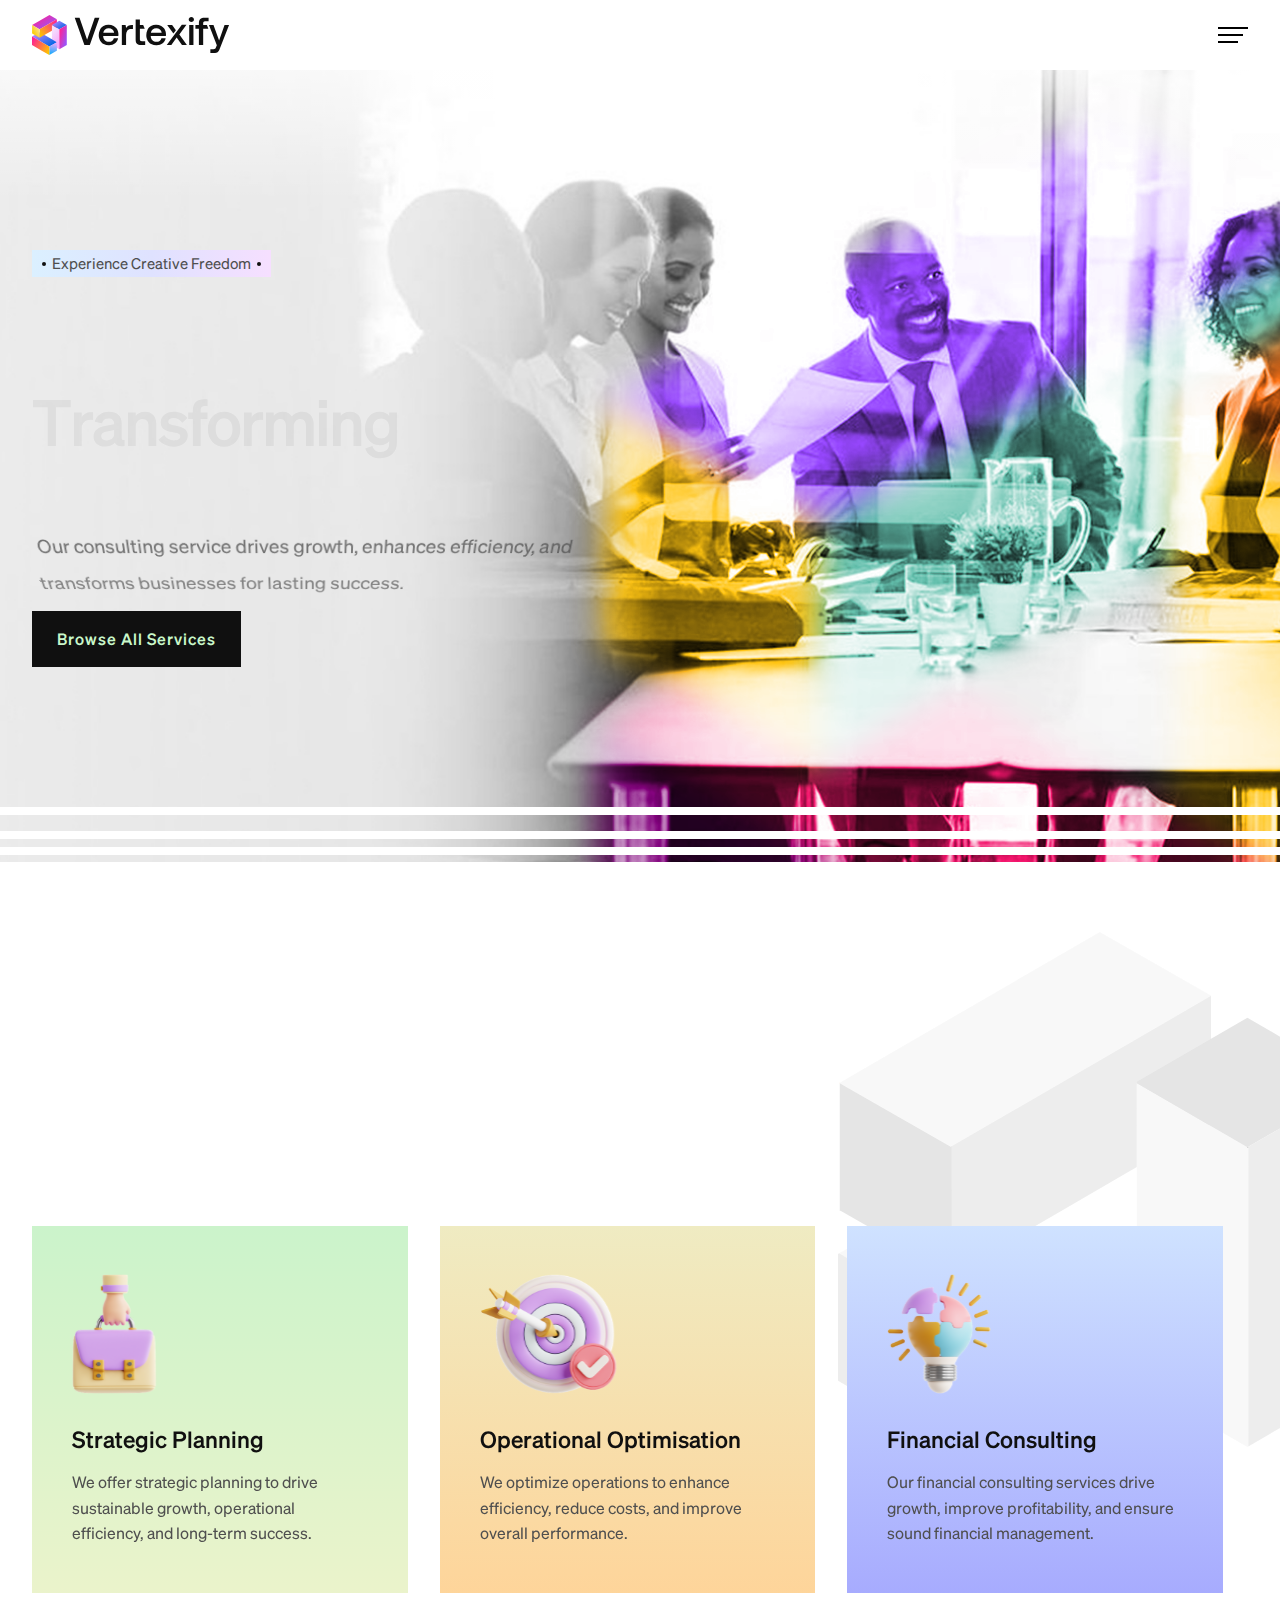
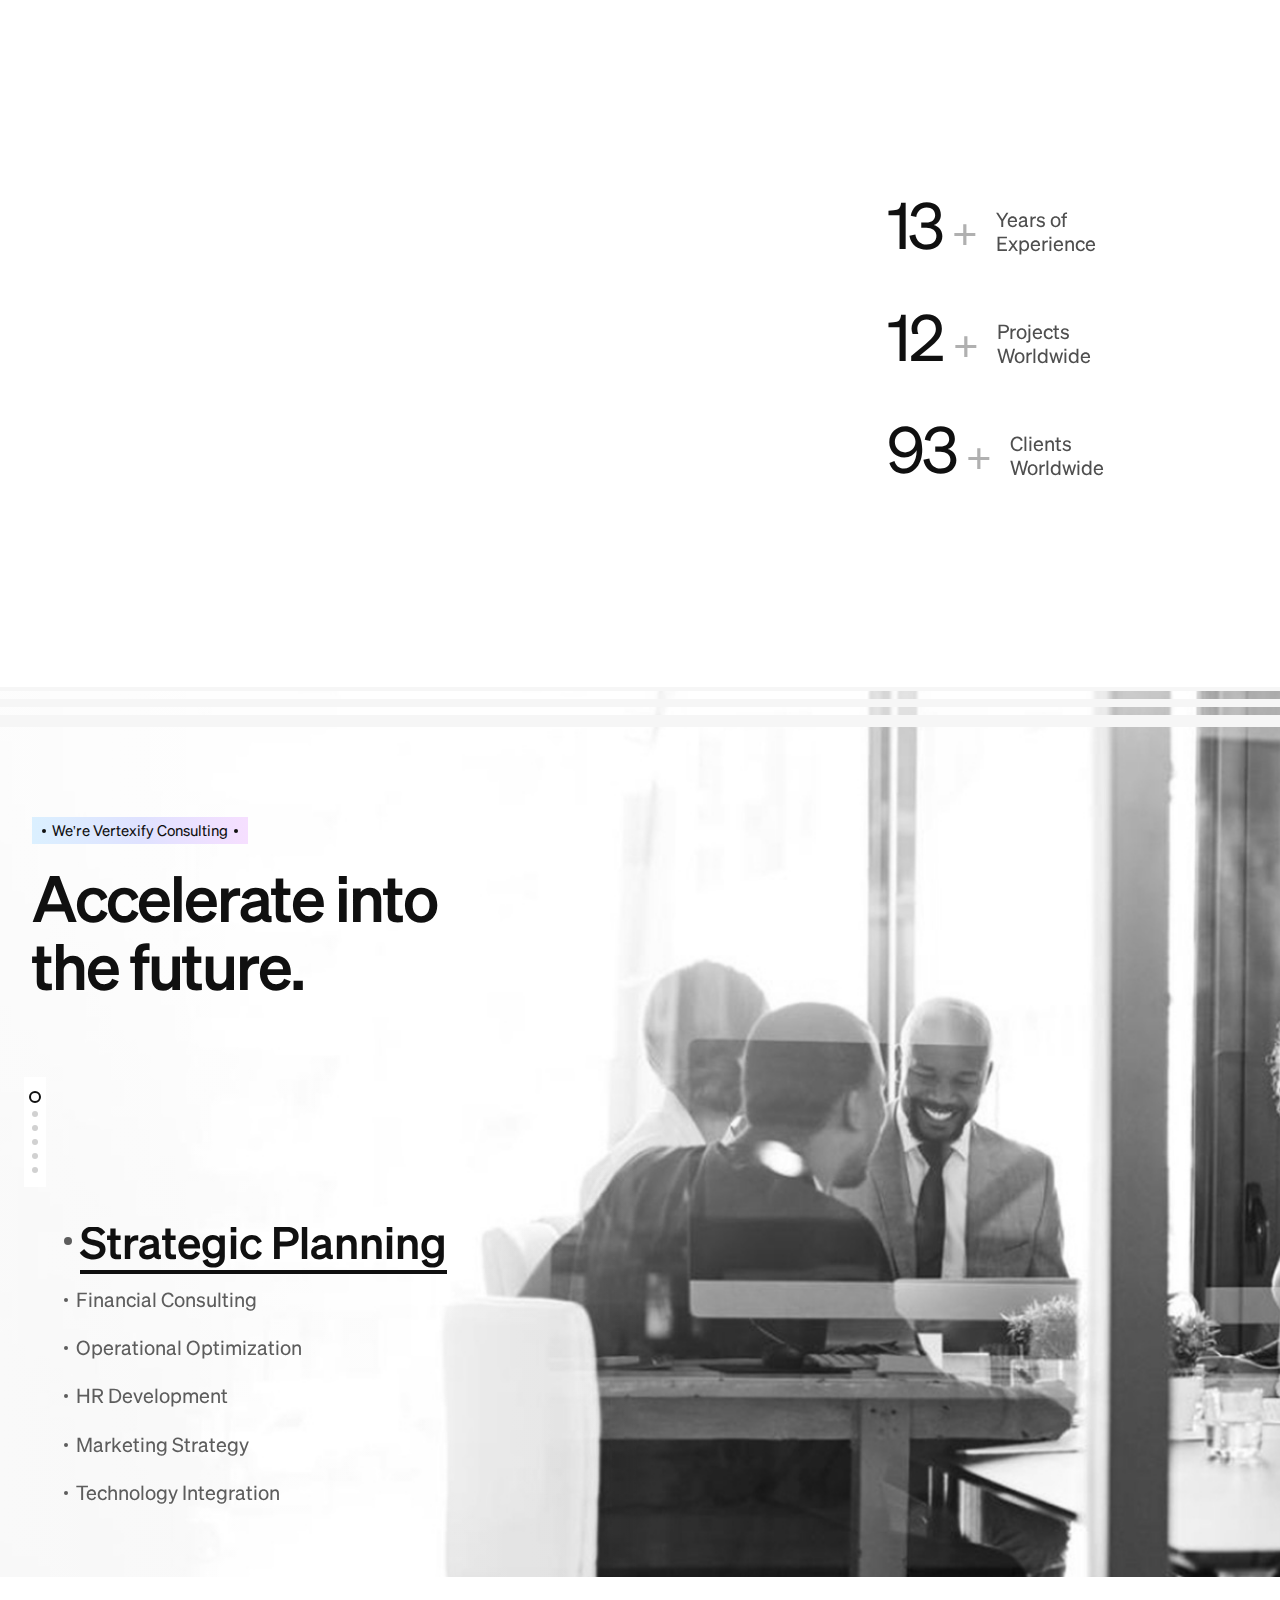
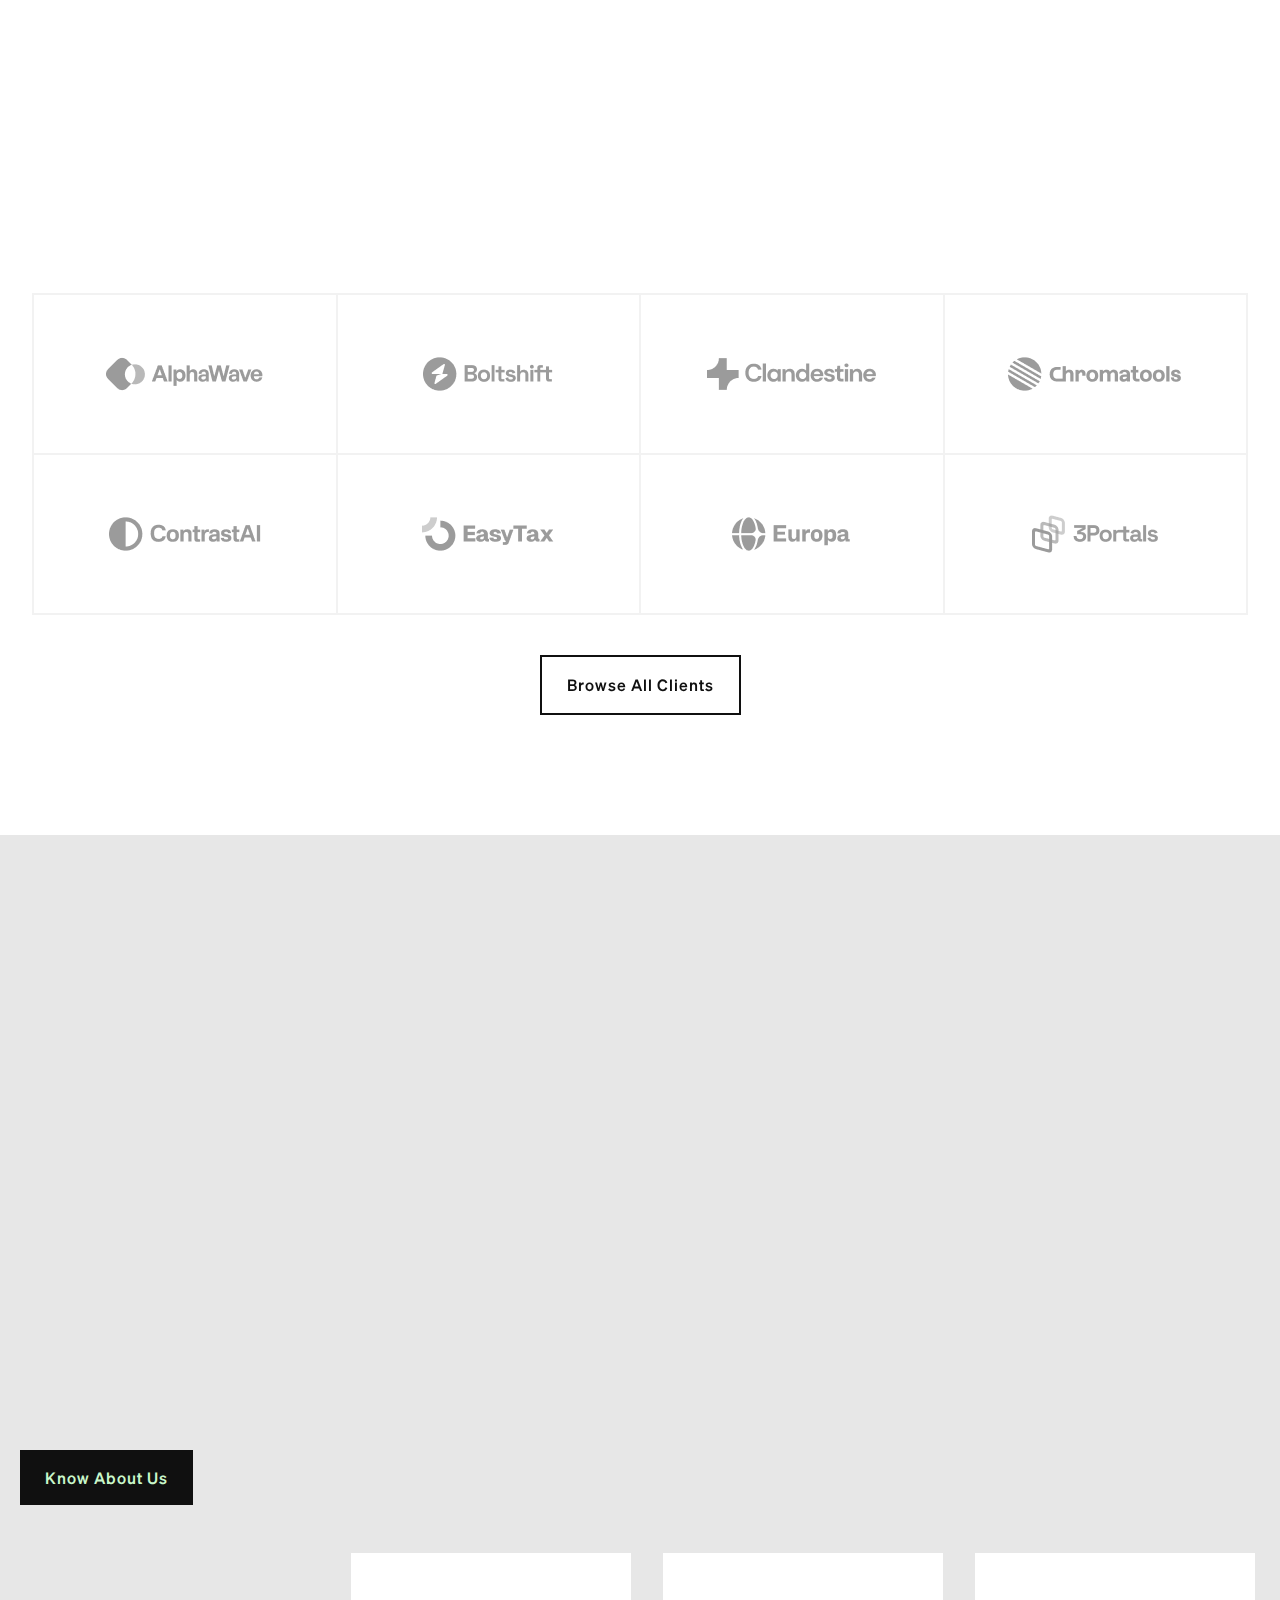
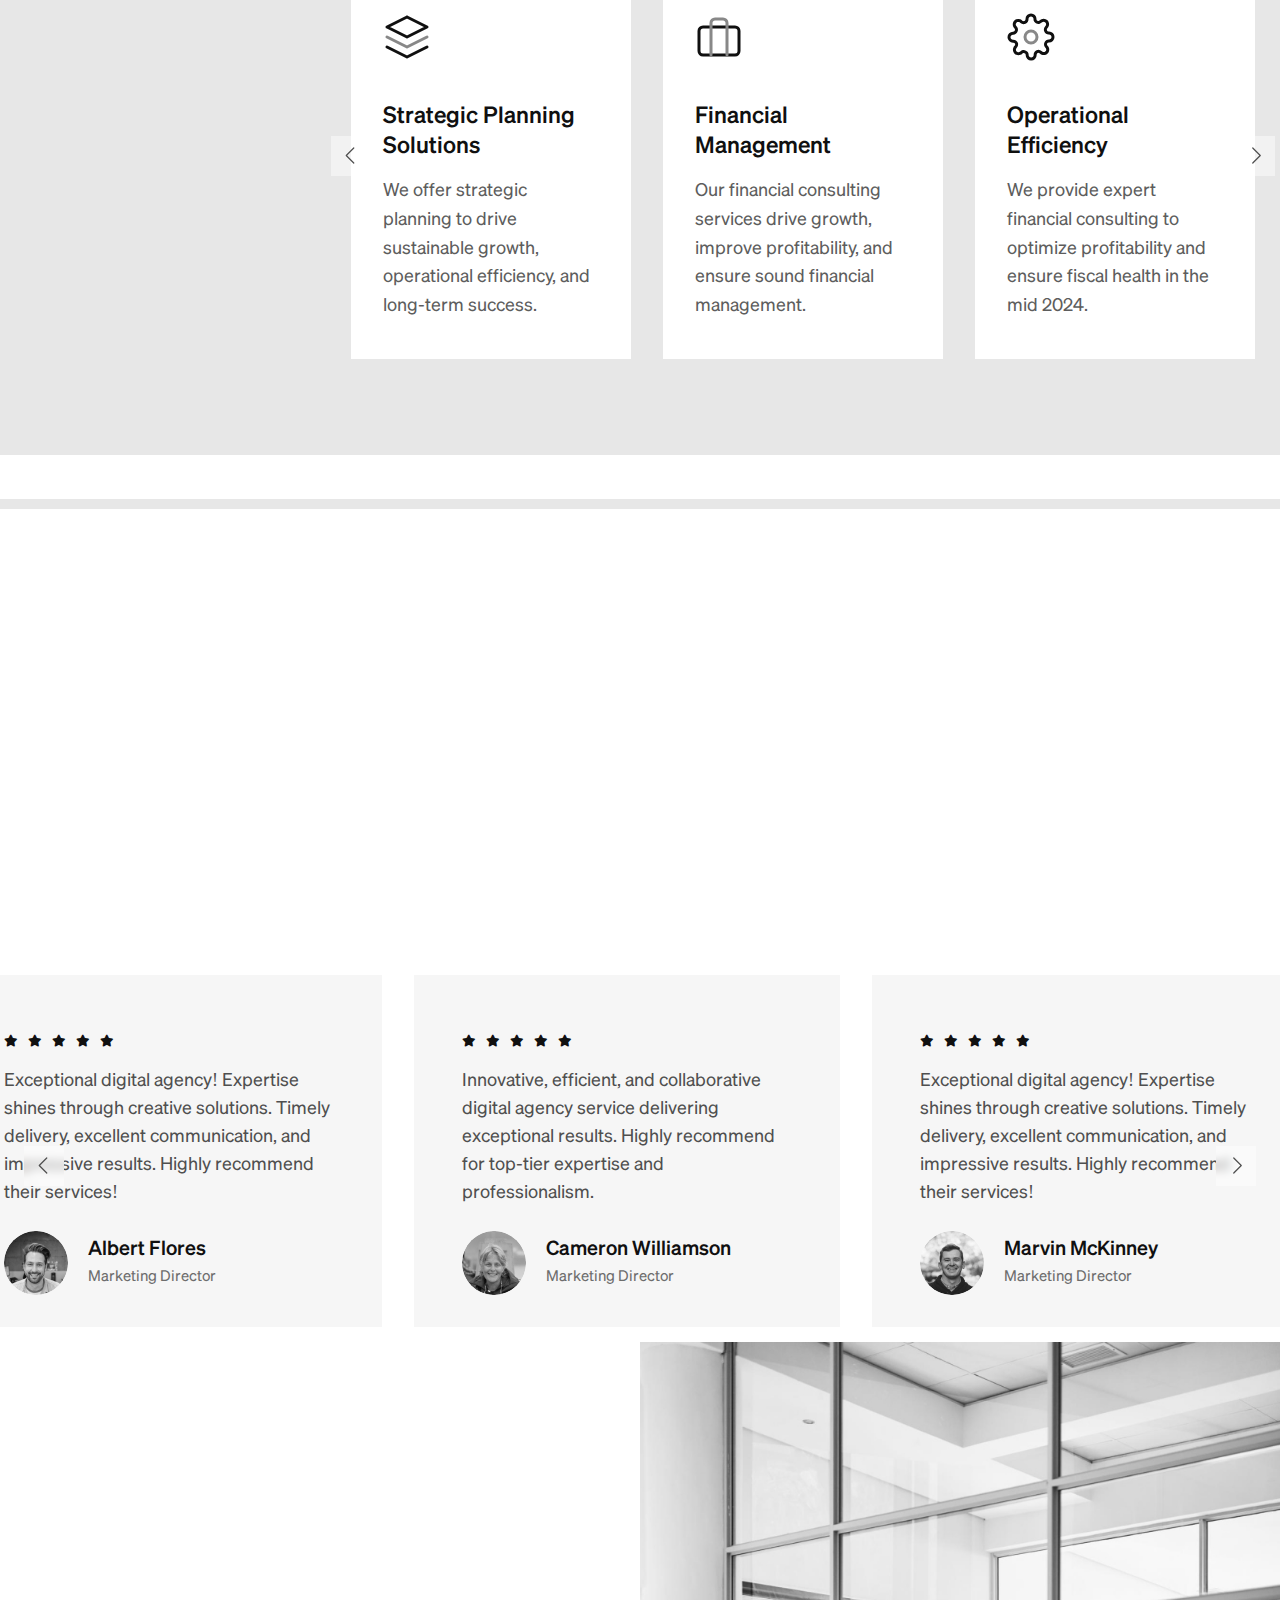
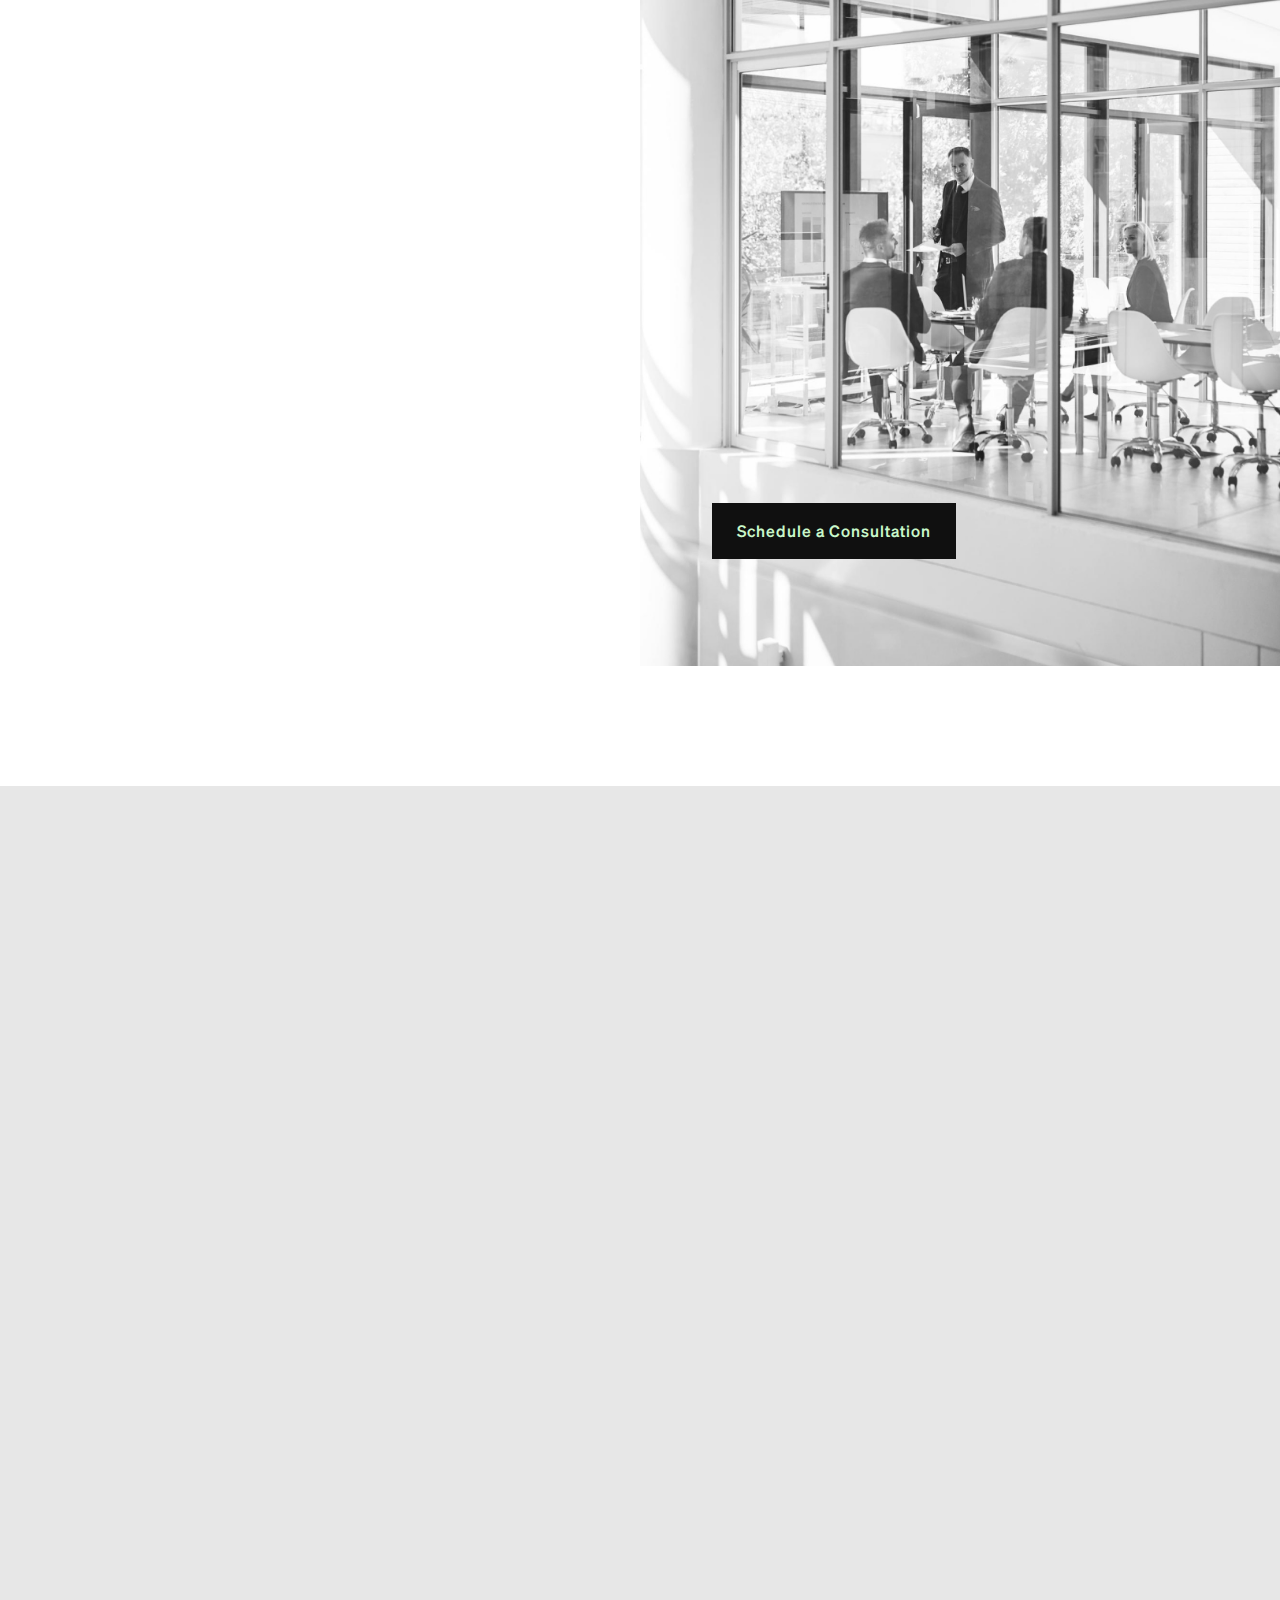
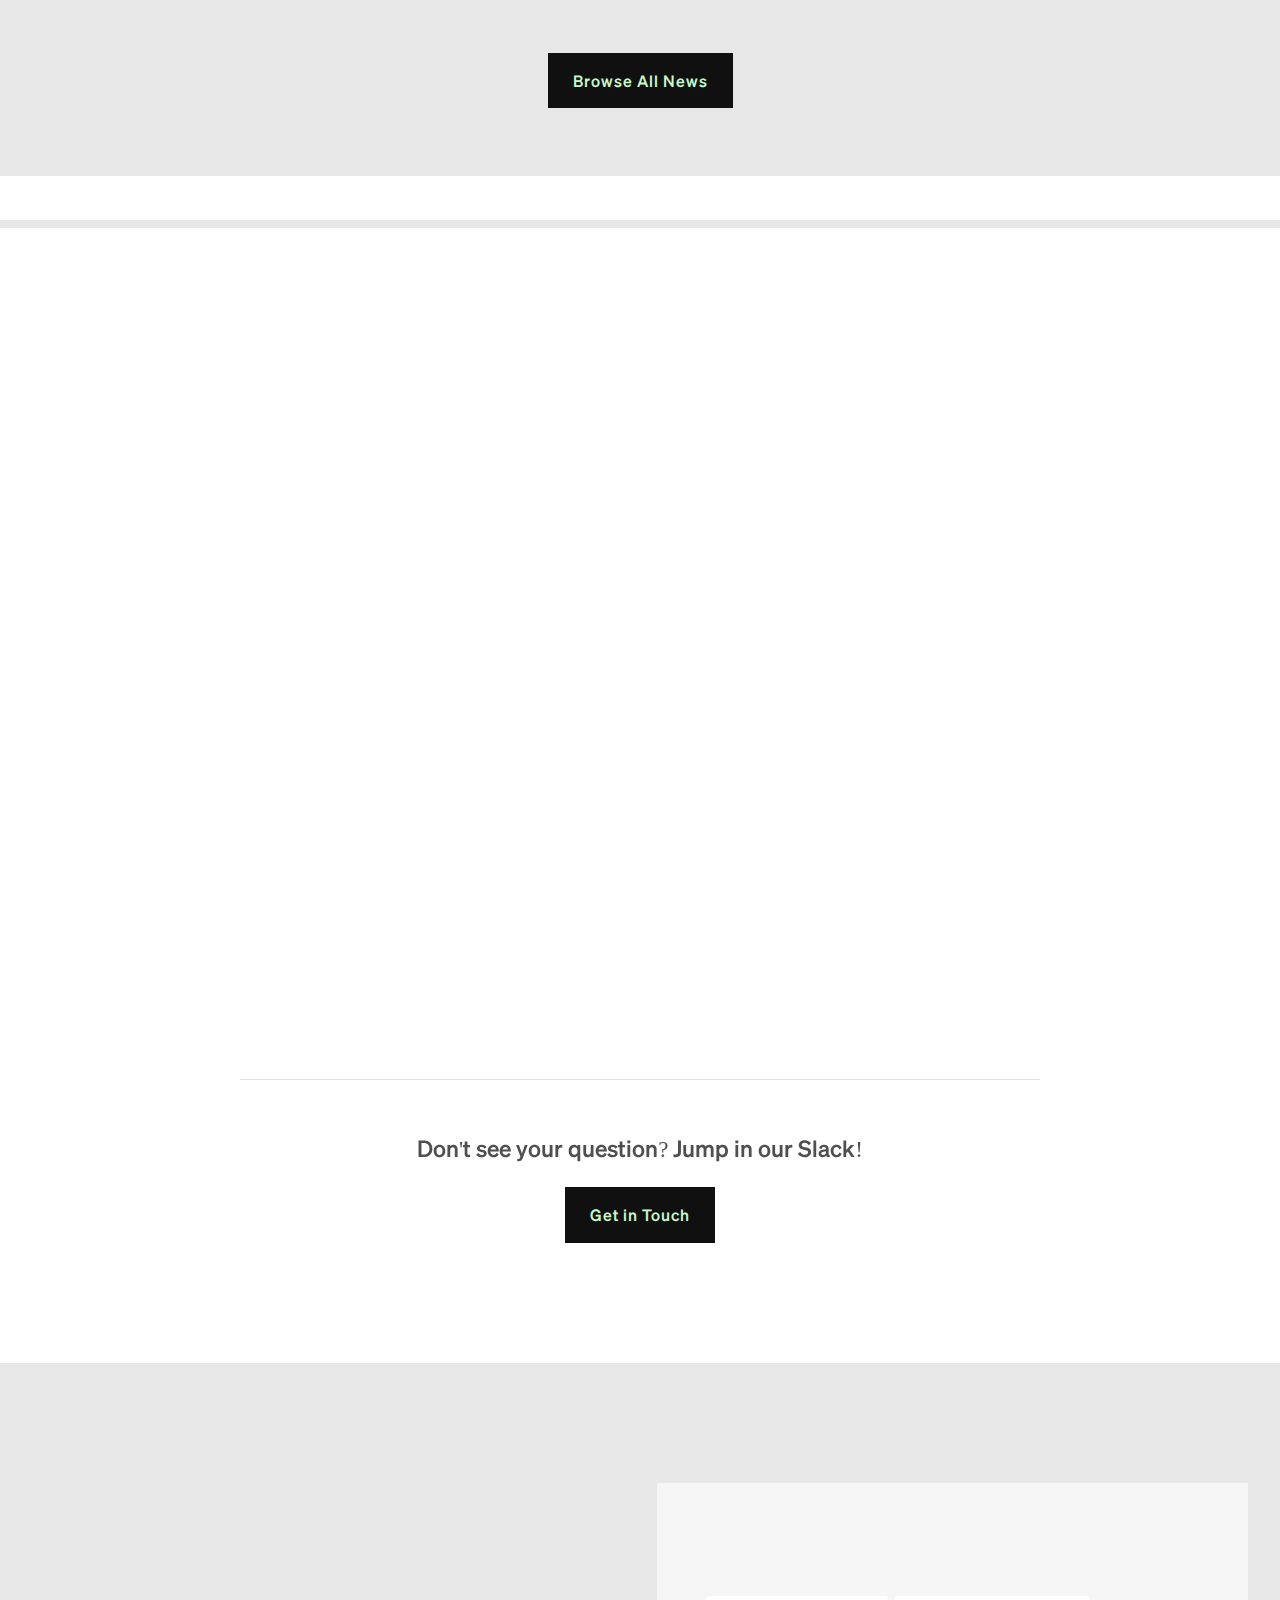
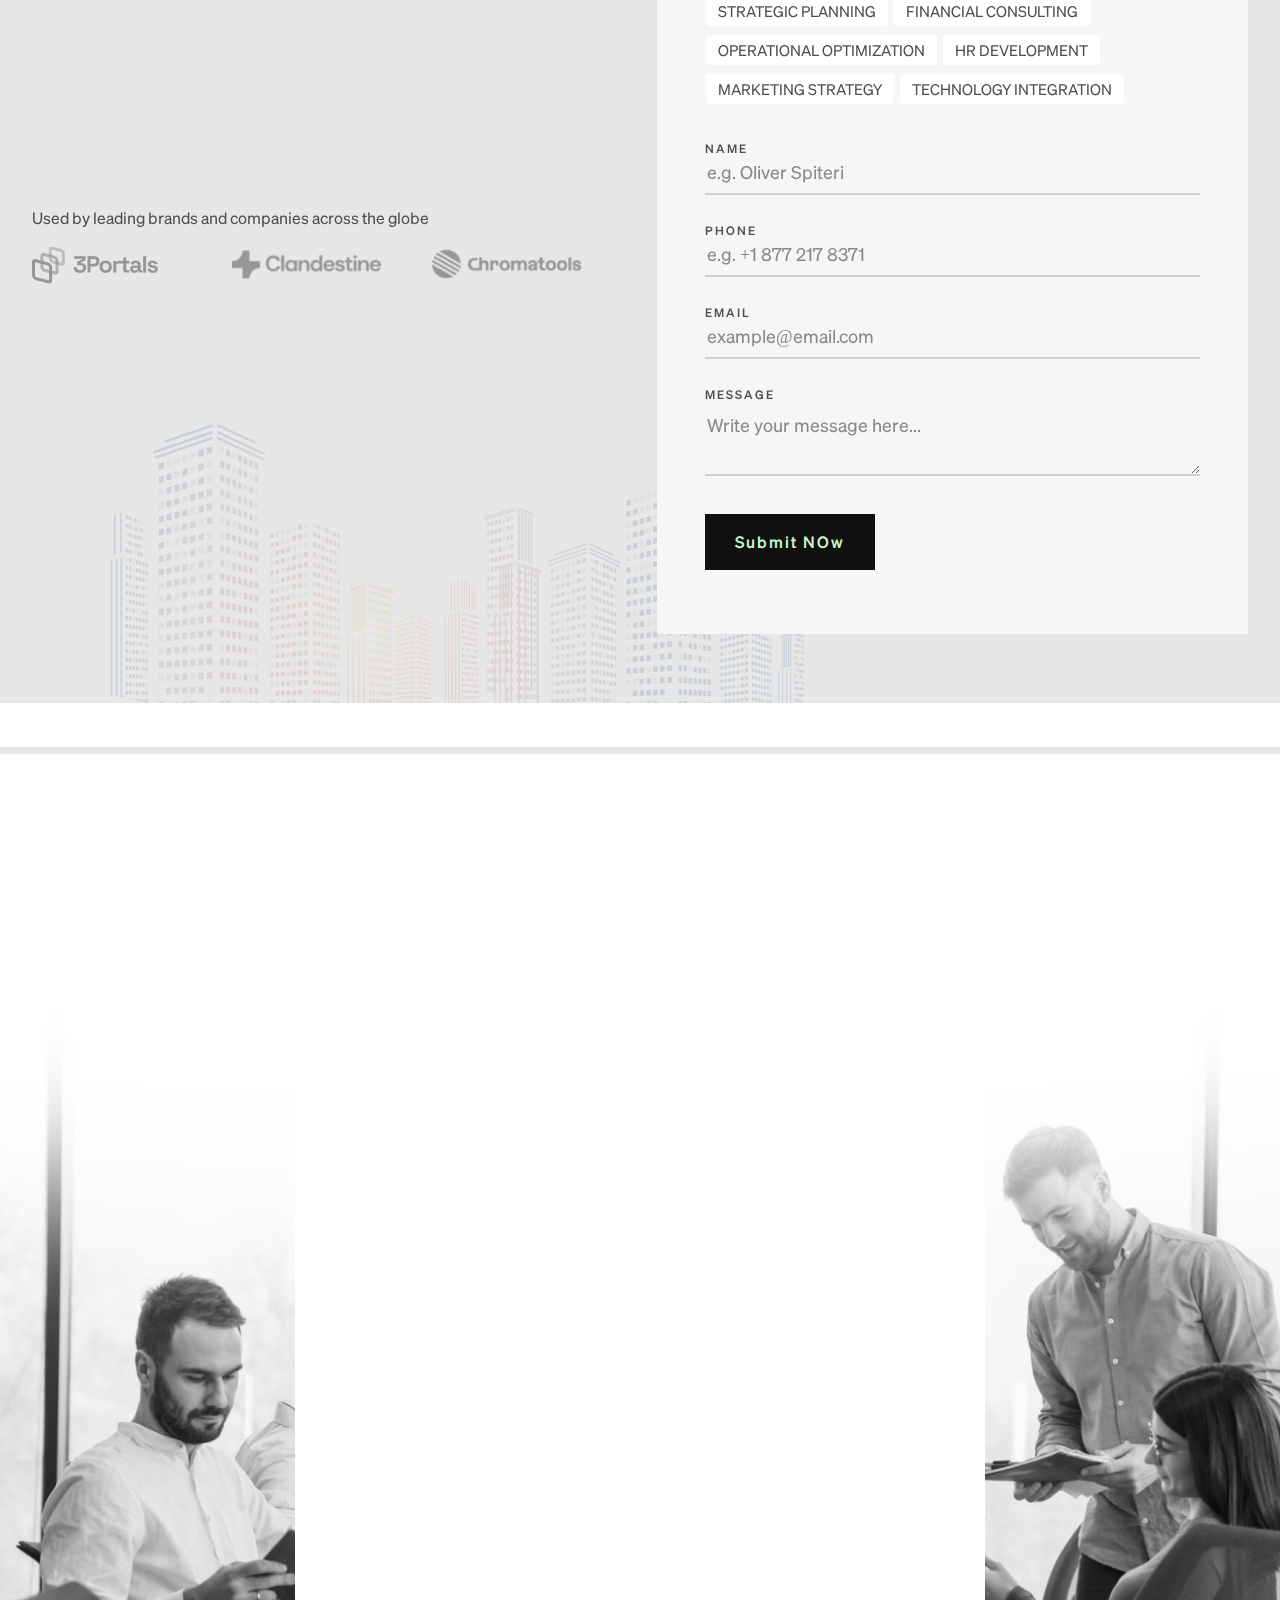
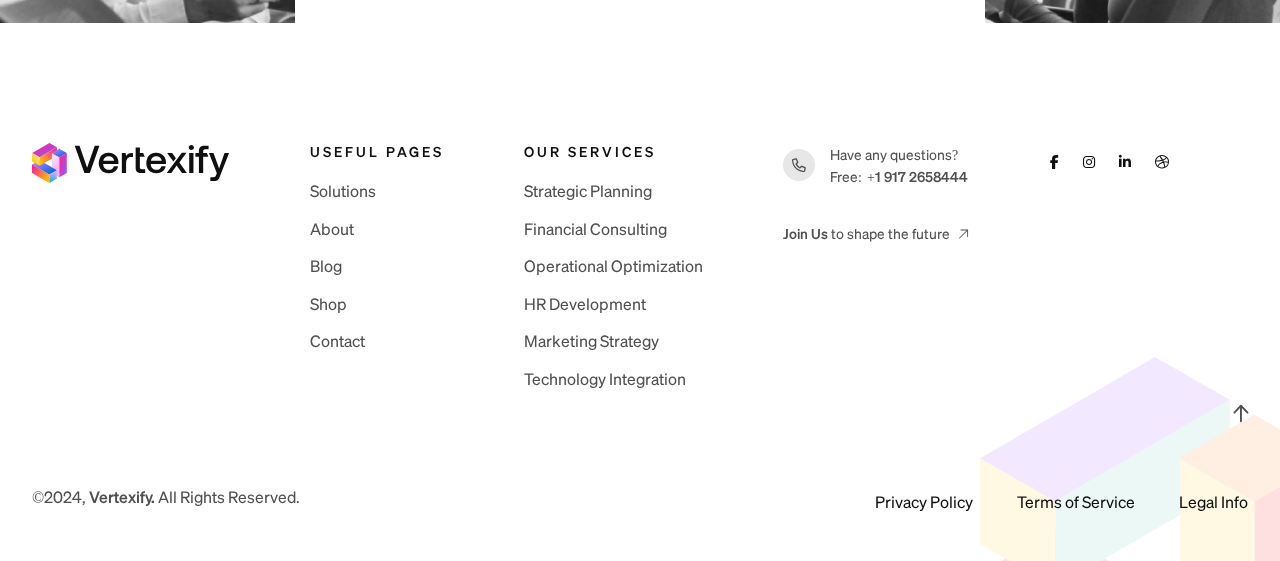
<file: index-vertical-menu.html>
<!DOCTYPE html>
  <html lang="en">
  <head>
  	<meta charset="UTF-8">
  	<title>Home Page 1</title>
  	<meta name="description" content="Vertexify. - Business Consulting WordPress Theme">
  	<meta name="keywords" content="accountant, advertising, adviser, business, company, consultant, consulting, corporate, finance, financial advisor, human resources, insurance, legal, marketing, multipurpose">
  	<meta name="author" content="Themexriver">
  	<link rel="shortcut icon" href="assets/img/logo/fv-1.svg" type="image/x-icon">
  	<!-- Mobile Specific Meta -->
  	<meta name="viewport" content="width=device-width, initial-scale=1">


  	<link rel="stylesheet" href="assets/css/bootstrap.min.css">
  	<link rel="stylesheet" href="assets/css/fontawesome.min.css">
  	<link rel="stylesheet" href="assets/css/flaticon.css">
  	<link rel="stylesheet" href="assets/css/animate.css">
  	<link rel="stylesheet" href="assets/css/swiper.min.css">
  	<link rel="stylesheet" href="assets/css/jquery-ui.css"> 
  	<link rel="stylesheet" href="assets/css/magnific-popup.css">
  	<link rel="stylesheet" href="assets/css/style.css">
  </head>
  <body class="home-1">
  	<div id="preloader">
  		<div class="preloader-logo">
  			<img src="assets/img/shape/logo_shape.svg" alt="">
  		</div>
  	</div>

<!-- Start of Header section
	============================================= --> 
	<header id="vt-header" class="vt-header-section lenis lenis-smooth vertical_version">
		<div class="vt-vertical-menu-toggle-wrap">
			<div class="container">
				<div class="vt-vertical-menu-toggle d-flex justify-content-between">
					<div class="brand-logo">
						<a href="#"><img src="assets/img/logo/logo-1.svg" alt=""></a>
					</div>
					<button class="mobile-menu-btn mobile_menu_button vartcal_toggle">
						<span></span>
						<span></span>
						<span></span>
					</button>
				</div>
			</div>
		</div>
		<div class="vt-vertical-menu">
			<div class="header-cta-offcanvas d-flex justify-content-between align-items-center">
				<div class="top-cta d-flex align-items-center">
					<i class="far fa-phone"></i> <span>Have any questions? Free: <a href="#">+1 917 2658444</a></span>
				</div>
				<div class="off-canvas-btn d-flex align-items-center justify-content-center">
					<button class="canvas-trigger offcanvas_toggle">
						<span></span>
						<span></span>
						<span></span>
						<span></span>
						<span></span>
						<span></span>
						<span></span>
						<span></span>
						<span></span>
					</button>
					<button class="menu-close vartcal_toggle">
						<i class="fal fa-times"></i>
					</button>
				</div>
			</div>
			<div class="vt-vertical-menu-search">
				<form action="#">
					<input type="text" name="search" placeholder="Search...">
				</form>
			</div>
			<div class="brand-logo">
				<a href="#"><img src="assets/img/logo/logo-1.svg" alt=""></a>
			</div>
			<div class="mobile_menu  position-relative">
				<div class="mobile_menu_wrap">
					<div class="mobile_menu_content lenis lenis-smooth">
						<nav class="mobile-main-navigation  clearfix ul-li">
							<ul id="m-main-nav" class="nav navbar-nav clearfix">
								<li class="dropdown active">
									<a href="!#">Home</a>
									<ul class="dropdown-menu clearfix">
										<li><a class="active" href="index.html">Corporate Business</a></li>
										<li><a href="index-2.html">Corporate Business Dark</a></li>
										<li><a href="index-3.html">Corporate Business Modern</a></li>
										<li><a href="index-4.html">Trendy Business</a></li>
										<li><a href="index-5.html">Business Classic</a></li>
										<li><a href="index-6.html">Business Consulting</a></li>
									</ul>
								</li>
								<li><a href="about.html">Solutions</a></li>
								<li><a href="about.html">About</a></li>
								<li class="dropdown">
									<a href="!#">Pages</a>
									<ul class="dropdown-menu clearfix">
										<li><a href="service.html">Services</a></li>
										<li class="dropdown">
											<a href="service-single.html">Services Details</a>
											<ul class="dropdown-menu clearfix">
												<li><a href="service-single.html">Construction </a></li>
												<li><a href="service-single-2.html">Architect Design</a></li>
												<li><a href="service-single-3.html">Interior Design</a></li>
												<li><a href="service-single-4.html">3D Animation</a></li>
												<li><a href="service-single-5.html">House Renovation</a></li>
												<li><a href="service-single-6.html">Ideas & Inspiration</a></li>
											</ul>
										</li>
										<li><a href="team.html">Team Page</a></li>
										<li class="dropdown">
											<a href="service-single.html">Blog</a>
											<ul class="dropdown-menu clearfix">
												<li><a href="service-single.html">Construction</a></li>
												<li><a href="service-single-2.html">Architect Design</a></li>
												<li><a href="service-single-3.html">Interior Design</a></li>
												<li><a href="service-single-4.html">3D Animation</a></li>
												<li><a href="service-single-5.html">House Renovation</a></li>
												<li><a href="service-single-6.html">Ideas & Inspiration</a></li>
											</ul>
										</li>
										<li><a href="faq.html">FAQ Page</a></li>
										<li><a href="pricing.html">Pricing Page</a></li>
										<li><a href="testimonial.html">Testimonial Page</a></li>
										<li><a href="contact.html">Contact Page</a></li>
										<li><a href="booking.html">Booking Page</a></li>
										<li><a href="faq.html">FAQ Page</a></li>
										<li><a href="pricing.html">Pricing Page</a></li>
										<li><a href="testimonial.html">Testimonial Page</a></li>
										<li><a href="contact.html">Contact Page</a></li>
										<li><a href="booking.html">Booking Page</a></li>
									</ul>
								</li>
								<li class="dropdown">
									<a href="!#">Shop</a>
									<ul class="dropdown-menu clearfix"> 
										<li><a href="shop.html">Shop Page </a></li>
										<li><a href="shop-single.html">Shop Details</a></li>
									</ul>
								</li>
								<li><a href="about.html">Contact</a></li>
							</ul>
						</nav>
					</div>
				</div>
			</div>
			<div class="vt-cta-btn">
				<div class="vt-btn ver_2 btn-spin mt-15">
					<a href="#">Free Consultation</a>
				</div>
			</div>
			<div class="action-text">
				<a href="#"><span>Join Us</span> to shape the future <i class="far fa-arrow-right"></i></a>
			</div>
			<div class="action-social">
				<a href="#"><i class="fab fa-facebook-f"></i></a>
				<a href="#"><i class="fab fa-instagram"></i></a>
				<a href="#"><i class="fab fa-linkedin-in"></i></a>
				<a href="#"><i class="fab fa-dribbble"></i></a>
			</div>
		</div>
	</header>
	<!-- offcanvas-start -->
	<div class="txa-offcanvas-box lenis lenis-smooth offcanvas_box_active">
		<button class="txa-offcanvas-box-close offcanvas_box_close" aria-label="name" >
			<i class="fa-solid fa-xmark"></i>
		</button>
		<div class="txa-offcanvas-box-container">

			<!-- services -->
			<div class="txa-offcanvas-services-wrap d-lg-block ul-li-block d-none">
				<h5 class="txa-offcanvas-services-title fx-heading-1 fx-font-400">our services:</h5>

				<ul class="txa-offcanvas-services">
					<li>
						<span class="offcanvas-slideup">
							<a class="txa-offcanvas-services-item fx-heading-1 fx-font-400 " href="#" aria-label="name">
								<i class="fa-solid fa-arrow-right"></i>
								Industrial Manufacturing
							</a>
						</span>
					</li>
					<li>
						<span class="offcanvas-slideup">
							<a class="txa-offcanvas-services-item fx-heading-1 fx-font-400 " href="#" aria-label="name">
								<i class="fa-solid fa-arrow-right"></i>
								Building maintenance
							</a>
						</span>
					</li>
					<li>
						<span class="offcanvas-slideup">
							<a class="txa-offcanvas-services-item fx-heading-1 fx-font-400 " href="#" aria-label="name">
								<i class="fa-solid fa-arrow-right"></i>
								Engineering
							</a>
						</span>
					</li>
					<li>
						<span class="offcanvas-slideup">
							<a class="txa-offcanvas-services-item fx-heading-1 fx-font-400 " href="#" aria-label="name">
								<i class="fa-solid fa-arrow-right"></i>
								Construction
							</a>       
						</span>
					</li>
					<li>
						<span class="offcanvas-slideup">
							<a class="txa-offcanvas-services-item fx-heading-1 fx-font-400 " href="#" aria-label="name">
								<i class="fa-solid fa-arrow-right"></i>
								Shipping
							</a>  
						</span>                        
					</li>

				</ul>
			</div>

			<div class="txa-offcanvas-search d-lg-none d-block">
				<form action="#" class="txa-offcanvas-search-form">
					<input class="txa-offcanvas-search-form-input" type="text" aria-label="name" placeholder="Search">
					<button class="txa-offcanvas-search-form-btn" type="button" aria-label="name">
						<i class="fa-solid fa-magnifying-glass"></i>
					</button>
				</form>
			</div>

			<!-- mobile-menu-list -->
			<div class="mobile-menu-navigation d-lg-none d-block">
				<nav class="mobile-main-navigation  clearfix ul-li">
					<ul id="main-nav" class="nav navbar-nav clearfix">

						<li class="dropdown">
							<a class="is-active" href="!#">home</a>
							<ul class="dropdown-menu clearfix">
								<li>
									<a class="is-active" href="index.html">Industrial</a>
								</li>
								<li>
									<a href="index-2.html">Construction</a>
								</li>
								<li>
									<a href="index-3.html">Building</a>
								</li>
								<li>
									<a href="index-4.html">Shipping</a>
								</li>
								<li>
									<a href="index-5.html">manufacturing</a>
								</li>
								<li>
									<a href="index-5.html">Engineering</a>
								</li>
							</ul>
						</li>

						<li class="dropdown">
							<a href="!#">about</a>

							<ul class="dropdown-menu clearfix">
								<li>
									<a href="#">about one</a>
								</li>
								<li>
									<a href="#">about  two</a>
								</li>
								<li>
									<a href="#">about  three</a>
								</li>
								<li>
									<a href="#">about  details</a>
								</li>
							</ul>
						</li>

						<li class="dropdown">
							<a href="!#">pages</a>
							<ul class="dropdown-menu clearfix">


								<li class="dropdown">
									<a href="!#">projects</a>
									<ul class="dropdown-menu clearfix">
										<li>
											<a href="#">projects one</a>
										</li>
										<li>
											<a href="#">projects two</a>
										</li>
										<li>
											<a href="#">projects details</a>
										</li>
									</ul>
								</li>


								<li>
									<a href="prices.html">prices</a>
								</li>

								<li>
									<a href="gallery.html">gallery</a>
								</li>

								<li>
									<a href="privacy-policy.html">privacy policy</a>
								</li>

								<li>
									<a href="error.html">404</a>
								</li>

							</ul>
						</li>

						<li class="dropdown">
							<a href="!#">elements</a>

							<ul class="dropdown-menu clearfix">
								<li>
									<a href="#">elements one</a>
								</li>
								<li>
									<a href="#">elements  two</a>
								</li>
								<li>
									<a href="#">elements  three</a>
								</li>
							</ul>
						</li>

						<li  class="dropdown">
							<a href="!#">news</a>

							<ul class="dropdown-menu clearfix">
								<li>
									<a href="#">Blog one</a>
								</li>
								<li>
									<a href="#">Blog details</a>
								</li>
							</ul>
						</li>

						<li>
							<a href="#">contact</a>
						</li>

					</ul>
				</nav>
			</div>

			<div class="txa-offcanvas-content">

				<!-- contact -->
				<div class="txa-offcanvas-content-box  ul-li-block">
					<h6 class="txa-offcanvas-content-box-title fx-heading-1 text-capitalize fx-font-400">quick contact:</h6>

					<ul class="txa-offcanvas-contact">
						<li class="fx-heading-1 fix" >
							<span class="offcanvas-slideup">
								<i class="fa-solid fa-location-dot"></i>
								the londoner <br> 83 the strand, sliema, malta.
							</span>
						</li>
						<li class="fx-heading-1 fix" >
							<span class="offcanvas-slideup">
								<a  href="#" aria-label="name">
									<i class="fa-solid fa-phone"></i>
									+1 917 265 8444
								</a>
							</span>

						</li>
						<li class="fx-heading-1 fix" >
							<span class="offcanvas-slideup">
								<a  href="#" aria-label="name">
									<i class="fa-solid fa-envelope-open-text"></i>
									example@email.com
								</a>
							</span>

						</li>
					</ul>
				</div>

				<!-- socail -->
				<div class="txa-offcanvas-content-box ul-li-block">
					<h6 class="txa-offcanvas-content-box-title text-capitalize fx-heading-1 fx-font-400">we're on social media:</h6>

					<ul class="txa-offcanvas-social">
						<li>
							<span class="offcanvas-slideup">
								<a href="#" class="txa-offcanvas-social-item fx-heading-1 fx-font-500 " aria-label="name">
									<i class="fa-brands fa-linkedin-in"></i>
									linkedin
								</a>
							</span>

						</li>
						<li>
							<span class="offcanvas-slideup">
								<a href="#" class="txa-offcanvas-social-item fx-heading-1 fx-font-500 " aria-label="name">
									<i class="fa-brands fa-facebook-f"></i> 
									facebook
								</a>
							</span>

						</li>
						<li>
							<span class="offcanvas-slideup">
								<a href="#" class="txa-offcanvas-social-item fx-heading-1 fx-font-500 " aria-label="name">
									<i class="fa-brands fa-x-twitter"></i>
									twitter
								</a>
							</span>

						</li>
						<li>
							<span class="offcanvas-slideup">
								<a href="#" class="txa-offcanvas-social-item fx-heading-1 fx-font-500" aria-label="name">
									<i class="fa-brands fa-instagram"></i>
									instagram
								</a>
							</span>

						</li>

					</ul>
				</div>

			</div>
		</div>
	</div>
<!-- Start of Header section
	============================================= -->

	<main class="vt-vertical-nav">
<!-- Start of Banner section
	============================================= -->
	<section id="vt-banner" class="vt-banner-section txt_item_active vertical_top position-relative">
		<div class="vt-vertical-shape-2 txt_item_active">
			<span></span>
			<span></span>
			<span></span>
		</div>
		<div class="vt-banner-shape">
			<svg width="711" height="781" viewBox="0 0 711 781" fill="none" xmlns="http://www.w3.org/2000/svg">
				<g style="mix-blend-mode:overlay" filter="url(#filter0_f_267_3604)">
					<path fill-rule="evenodd" clip-rule="evenodd" d="M604.181 482.15V321.823L742.645 401.847L604.181 482.15ZM742.645 401.847L815.837 444.172L817.589 445.188V1016.92L815.837 1017.93L604.181 895.549V566.555V482.151L742.645 401.847Z" fill="#FFC410"/>
					<path d="M529.52 687.71L251.119 525.21L34.2422 647.208L527.768 935.209L529.52 934.228L744.61 813.246L529.52 687.71Z" fill="#F3136B"/>
					<path d="M533.305 32L249.999 196.322L35.3643 320.807V321.613L247.861 443.19L249.999 441.929L746.153 154.208V153.787L533.305 32Z" fill="#9747FF"/>
					<path d="M742.648 401.846L746.151 399.814V154.207L249.998 441.928V444.415V687.499L250.068 687.534L461.058 565.186L604.183 482.15V321.822L742.648 401.846Z" fill="#63C0AD"/>
					<path d="M249.999 441.928L247.861 443.19L35.3643 321.612V564.697V566.413L36.8708 565.538L249.999 687.5V444.416V441.928Z" fill="#FFC410"/>
					<path d="M250.047 687.526L249.998 687.501V687.551L250.047 687.526Z" fill="#FE9F5C"/>
					<path d="M34.6631 321.193L35.3645 321.614V320.808L34.6631 321.193Z" fill="#FE9F5C"/>
					<path d="M527.768 935.209L34.2424 647.208L32 648.469V891.133L313.765 1055.59L528.329 1180.82L529.52 1180.15V936.225L527.768 935.209Z" fill="#82027D"/>
					<path d="M817.589 197.233L815.837 196.217L604.181 318.565V321.823L815.837 444.171L817.589 443.155L1030.26 320.211L817.589 197.233Z" fill="#FE7316"/>
				</g>
				<defs>
					<filter id="filter0_f_267_3604" x="0" y="0" width="1063" height="1212.82" filterUnits="userSpaceOnUse" color-interpolation-filters="sRGB">
						<feFlood flood-opacity="0" result="BackgroundImageFix"/>
						<feBlend mode="normal" in="SourceGraphic" in2="BackgroundImageFix" result="shape"/>
						<feGaussianBlur stdDeviation="16" result="effect1_foregroundBlur_267_3604"/>
					</filter>
				</defs>
			</svg>
		</div>
		<div class="bt-banner-img position-absolute">
			<img src="assets/img/bg/hero-1.jpg" alt="">
		</div>
		<div class="container">
			<div class="vt-banner-text headline pera-content vt-text">
				<div class="banner-slug">
					Experience Creative Freedom
				</div>
				<h1 class="tx-split-text banner_title banner_title_line">Transforming Businesses with Expertise.</h1>
				<p>Our consulting service drives growth, enhances efficiency, and transforms businesses for lasting success.</p>
				<div class="vt-btn  btn-spin wow fadeInUp"  data-wow-delay="500ms" data-wow-duration="1000ms">
					<a  href="#">Browse All Services</a>
				</div>
			</div>
		</div>
	</section>    
<!-- End of Banner section
	============================================= -->

<!-- Start of Service section
	============================================= -->
	<section id="vt-service" class="vt-service-section pt-120 pb-90 position-relative">
		<span class="vt-service-shape appear_top position-absolute"><img src="assets/img/shape/logo_shape_3.svg" alt=""></span>
		<div class="container"> 
			<div class="vt-section-title headline pera-content">
				<div class="subtitle wow fadeInRight"  data-wow-delay="400ms" data-wow-duration="1000ms">
					Industries we serve
				</div>
				<h2 class="section_title vt-title vt-title-ani">We offer expert consulting for strategic growth and operational excellence solutions.</h2>
			</div>
			<div class="vt-service-content pt-50">
				<div class="row justify-content-center">
					<div class="col-lg-4 col-md-6">
						<div class="vt-service-item position-relative">
							<div class="vt-vertical-shape shape_2 txt_item_active"></div>
							<div class="item-icon">
								<img src="assets/img/icon/ser-icon1.svg">
							</div>
							<div class="item-text headline pera-content">
								<h3 class="href-underline"><a href="#">Strategic Planning</a></h3>
								<p>We offer strategic planning to drive sustainable growth, operational efficiency, and long-term success.</p>
							</div>
							<div class="vt-vertical-shape-2 txt_item_active">
								<span></span>
								<span></span>
								<span></span>
							</div>
						</div>
					</div>
					<div class="col-lg-4 col-md-6">
						<div class="vt-service-item position-relative ver_2">
							<div class="vt-vertical-shape shape_2 txt_item_active"></div>
							<div class="item-icon">
								<img src="assets/img/icon/ser-icon2.svg">
							</div>
							<div class="item-text headline pera-content">
								<h3 class="href-underline"><a href="#">Operational Optimisation</a></h3>
								<p>We optimize operations to enhance efficiency, reduce costs, and improve overall performance.</p>
							</div>
							<div class="vt-vertical-shape-2 txt_item_active">
								<span></span>
								<span></span>
								<span></span>
							</div>
						</div>
					</div>
					<div class="col-lg-4 col-md-6">
						<div class="vt-service-item position-relative ver_3">
							<div class="vt-vertical-shape shape_2 txt_item_active"></div>
							<div class="item-icon">
								<img src="assets/img/icon/ser-icon3.svg">
							</div>
							<div class="item-text headline pera-content">
								<h3 class="href-underline"><a href="#">Financial Consulting</a></h3>
								<p>Our financial consulting services drive growth, improve profitability, and ensure sound financial management.</p>
							</div>
							<div class="vt-vertical-shape-2 txt_item_active">
								<span></span>
								<span></span>
								<span></span>
							</div>
						</div>
					</div>
				</div>
			</div>
		</div>
	</section>             
<!-- End of Service section
	============================================= -->

<!-- Start of About section
	============================================= -->
	<section id="vt-about" class="vt-about-section position-relative pb-160">
		<div class="container">
			<div class="vt-about-content d-flex justify-content-between align-items-center">
				<div class="vt-about-text-wrap">
					<div class="vt-section-title vt-text headline pera-content">
						<div class="subtitle wow fadeInRight"  data-wow-delay="400ms" data-wow-duration="1000ms">
							We're Vertexify Consulting
						</div>
						<h2 class="section_title vt-title vt-title-ani">Comprehensive Business Consulting Services for Growth and Efficiency</h2>
						<p>Our business consulting services aim to optimize operations and strategies, driving growth and ensuring sustained organizational success and development.</p>
					</div>
					<div class="vt-btn mt-30 btn-spin wow fadeInUp"  data-wow-delay="500ms" data-wow-duration="1000ms">
						<a  href="#">Know About Us</a>
					</div>
				</div>
				<div class="vt-about-counter txt_item_active position-relative">
					<div class="vt-counter-item headline pera-content d-flex align-items-end">
						<h3><span class="counter">13</span><b>+</b></h3>
						<p>Years of Experience</p>
					</div>
					<div class="vt-counter-item headline pera-content d-flex align-items-end">
						<h3><span class="counter">12</span><b>+</b></h3>
						<p>Projects Worldwide</p>
					</div>
					<div class="vt-counter-item headline pera-content d-flex align-items-end">
						<h3><span class="counter">93</span><b>+</b></h3>
						<p>Clients Worldwide</p>
					</div>
				</div>
			</div>
		</div>
	</section>
<!-- End of About section
	============================================= -->

<!-- Start of Service section
	============================================= -->
	<section id="vt-service-2" class="vt-service-section-2 position-relative">
		<div class="vt-vertical-shape-2 txt_item_active">
			<span></span>
			<span></span>
			<span></span>
		</div>
		<div class="vt-service-content-2 position-relative">
			<div class="vt-service-pagination"></div>
			<div class="vt-service-thumb swiper-container">
				<div class="swiper-wrapper">
					<div class="swiper-slide">
						<div class="vt-service-title headline">
							<h3><span>Strategic Planning</span></h3>
						</div>
					</div>
					<div class="swiper-slide">
						<div class="vt-service-title headline">
							<h3><span>Financial Consulting</span></h3>
						</div>
					</div>
					<div class="swiper-slide">
						<div class="vt-service-title headline">
							<h3><span>Operational Optimization</span></h3>
						</div>
					</div>
					<div class="swiper-slide">
						<div class="vt-service-title headline">
							<h3><span>HR Development</span></h3>
						</div>
					</div>
					<div class="swiper-slide">
						<div class="vt-service-title headline">
							<h3><span>Marketing Strategy</span></h3>
						</div>
					</div>
					<div class="swiper-slide">
						<div class="vt-service-title headline">
							<h3><span>Technology Integration</span></h3>
						</div>
					</div>
				</div>
			</div>
			<div class="vt-service-slider swiper-container">
				<div class="swiper-wrapper">
					<div class="swiper-slide">
						<div class="vt-service-item-2 position-relative">
							<div class="item-img">
								<img src="assets/img/bg/ser_1.jpg" alt="">
							</div>
							<div class="container">
								<div class="item-text">
									<div class="vt-section-title headline pera-content">
										<div class="subtitle">
											We're Vertexify Consulting
										</div>
										<h2 class="section_title"><a class="vt-title" href="#">Accelerate into the future.</a></h2>
									</div> 
								</div>
							</div>
						</div>
					</div>
					<div class="swiper-slide">
						<div class="vt-service-item-2 position-relative">
							<div class="item-img">
								<img src="assets/img/bg/ser_2.jpg" alt="">
							</div>
							<div class="container">
								<div class="item-text">
									<div class="vt-section-title headline pera-content">
										<div class="subtitle">
											We're Vertexify Consulting
										</div>
										<h2 class="section_title"><a class="vt-title" href="#">Accelerate into the future.</a></h2>
									</div> 
								</div>
							</div>
						</div>
					</div>
					<div class="swiper-slide">
						<div class="vt-service-item-2 position-relative">
							<div class="item-img">
								<img src="assets/img/bg/ser_3.jpg" alt="">
							</div>
							<div class="container">
								<div class="item-text">
									<div class="vt-section-title headline pera-content">
										<div class="subtitle">
											We're Vertexify Consulting
										</div>
										<h2 class="section_title"><a class="vt-title" href="#">Accelerate into the future.</a></h2>
									</div> 
								</div>
							</div>
						</div>
					</div>
					<div class="swiper-slide">
						<div class="vt-service-item-2 position-relative">
							<div class="item-img">
								<img src="assets/img/bg/ser_4.jpg" alt="">
							</div>
							<div class="container">
								<div class="item-text">
									<div class="vt-section-title headline pera-content">
										<div class="subtitle">
											We're Vertexify Consulting
										</div>
										<h2 class="section_title"><a class="vt-title" href="#">Accelerate into the future.</a></h2>
									</div> 
								</div>
							</div>
						</div>
					</div>
					<div class="swiper-slide">
						<div class="vt-service-item-2 position-relative">
							<div class="item-img">
								<img src="assets/img/bg/ser_5.jpg" alt="">
							</div>
							<div class="container">
								<div class="item-text">
									<div class="vt-section-title headline pera-content">
										<div class="subtitle">
											We're Vertexify Consulting
										</div>
										<h2 class="section_title"><a class="vt-title" href="#">Accelerate into the future.</a></h2>
									</div>  
								</div>
							</div>
						</div>
					</div>
					<div class="swiper-slide">
						<div class="vt-service-item-2 position-relative">
							<div class="item-img">
								<img src="assets/img/bg/ser_6.jpg" alt="">
							</div>
							<div class="container">
								<div class="item-text">
									<div class="vt-section-title headline pera-content">
										<div class="subtitle">
											We're Vertexify Consulting
										</div>
										<h2 class="section_title"><a class="vt-title" href="#">Accelerate into the future.</a></h2>
									</div> 
								</div>
							</div>
						</div>
					</div>
				</div>
			</div>
		</div>
	</section>	            
<!-- End of Service section
	============================================= -->

<!-- Start of Client section
	============================================= -->
	<section id="vt-client" class="vt-client-section pt-120 pb-120">
		<div class="container">
			<div class="vt-section-title headline text-center pera-content">
				<div class="subtitle wow fadeInRight"  data-wow-delay="400ms" data-wow-duration="1000ms">
					Our Corporate Clients
				</div>
				<h2 class="section_title vt-title vt-title-ani">Satisfied clients from 170+ organisations in different fields</h2>
			</div>
			<div class="vt-client-content d-flex flex-wrap">
				<div class="vt-client-item d-flex justify-content-center align-items-center position-relative">
					<div class="hover-border"></div>
					<img class="img_1" src="assets/img/partner/sp1.png" alt="">
					<img class="img_2 position-absolute" src="assets/img/partner/sp1.1.png" alt="">
				</div>
				<div class="vt-client-item d-flex justify-content-center align-items-center position-relative">
					<div class="hover-border"></div>
					<img class="img_1" src="assets/img/partner/sp2.png" alt="">
					<img class="img_2 position-absolute" src="assets/img/partner/sp2.1.png" alt="">
				</div>
				<div class="vt-client-item d-flex justify-content-center align-items-center position-relative">
					<div class="hover-border"></div>
					<img class="img_1" src="assets/img/partner/sp3.png" alt="">
					<img class="img_2 position-absolute" src="assets/img/partner/sp3.1.png" alt="">
				</div>
				<div class="vt-client-item d-flex justify-content-center align-items-center position-relative">
					<div class="hover-border"></div>
					<img class="img_1" src="assets/img/partner/sp4.png" alt="">
					<img class="img_2 position-absolute" src="assets/img/partner/sp4.1.png" alt="">
				</div>
				<div class="vt-client-item d-flex justify-content-center align-items-center position-relative">
					<div class="hover-border"></div>
					<img class="img_1" src="assets/img/partner/sp5.png" alt="">
					<img class="img_2 position-absolute" src="assets/img/partner/sp5.1.png" alt="">
				</div>
				<div class="vt-client-item d-flex justify-content-center align-items-center position-relative">
					<div class="hover-border"></div>
					<img class="img_1" src="assets/img/partner/sp6.png" alt="">
					<img class="img_2 position-absolute" src="assets/img/partner/sp6.1.png" alt="">
				</div>
				<div class="vt-client-item d-flex justify-content-center align-items-center position-relative">
					<div class="hover-border"></div>
					<img class="img_1" src="assets/img/partner/sp7.png" alt="">
					<img class="img_2 position-absolute" src="assets/img/partner/sp7.1.png" alt="">
				</div>
				<div class="vt-client-item d-flex justify-content-center align-items-center position-relative">
					<div class="hover-border"></div>
					<img class="img_1" src="assets/img/partner/sp8.png" alt="">
					<img class="img_2 position-absolute" src="assets/img/partner/sp8.1.png" alt="">
				</div>
			</div>
			<div class="vt-btn ver_2 btn-spin text-center mt-40">
				<a href="#">Browse All Clients</a>
			</div>
		</div>
	</section>		
<!-- End of Client section
	============================================= -->

<!-- Start of Service section
	============================================= -->
	<section id="vt-service-3" class="vt-service-section-3 position-relative">
		<div class="vt-vertical-shape-2 txt_item_active">
			<span></span>
			<span></span>
			<span></span>
		</div>
		<div class="vt-service-content  pt-190 pb-150 position-relative">
			<div class="vt-service-bg txt_item_active log-image-appear1 position-absolute">
				<img class="log-img-rvl_1" src="assets/img/bg/ser-bg.jpg" alt="">
				<div class="vt-vertical-shape-2 txt_item_active">
					<span></span>
					<span></span>
					<span></span>
				</div>
			</div>
			<div class="container">
				<div class="vt-service-text-wrap-3">
					<div class="vt-section-title vt-text headline pera-content">
						<div class="subtitle wow fadeInRight"  data-wow-delay="400ms" data-wow-duration="1000ms">
							We're Vertexify Consulting
						</div>
						<h2 class="section_title vt-title vt-title-ani">Driving Growth Through Expert Consulting Solutions</h2>
						<p>Our consulting services drive growth, optimize operations, and ensure strategic business success.</p>
					</div>
					<div class="vt-btn mt-30 btn-spin">
						<a href="#">Know About Us</a>
					</div>
				</div>
			</div>
			<div class="vt-service-slider-area-2 d-flex justify-content-end">
				<div class="vt-service-slider-wrap position-relative">
					<div class="vt-service-slider-2 swiper-container">
						<div class="swiper-wrapper">
							<div class="swiper-slide">
								<div class="vt-service-item-3">
									<div class="item-icon">
										<svg width="48" height="48" viewBox="0 0 48 48" fill="none" xmlns="http://www.w3.org/2000/svg">
											<path d="M24 4L4 14L24 24L44 14L24 4Z" stroke="#101010" stroke-width="3" stroke-linecap="round" stroke-linejoin="round"/>
											<path d="M4 34L24 44L44 34" stroke="#101010" stroke-width="3" stroke-linecap="round" stroke-linejoin="round"/>
											<path d="M4 24L24 34L44 24" stroke="#888888" stroke-width="3" stroke-linecap="round" stroke-linejoin="round"/>
										</svg>

									</div>
									<div class="item-text headline pera-content">
										<h3 class="ser_title href-underline"><a href="#">Strategic Planning Solutions</a></h3>
										<p>We offer strategic planning to drive sustainable growth, operational efficiency, and long-term success.</p>
									</div>
								</div>
							</div>
							<div class="swiper-slide">
								<div class="vt-service-item-3">
									<div class="item-icon">
										<svg width="48" height="48" viewBox="0 0 48 48" fill="none" xmlns="http://www.w3.org/2000/svg">
											<path d="M40 14H8C5.79086 14 4 15.7909 4 18V38C4 40.2091 5.79086 42 8 42H40C42.2091 42 44 40.2091 44 38V18C44 15.7909 42.2091 14 40 14Z" stroke="#101010" stroke-width="3" stroke-linecap="round" stroke-linejoin="round"/>
											<path d="M32 42V10C32 8.93913 31.5786 7.92172 30.8284 7.17157C30.0783 6.42143 29.0609 6 28 6H20C18.9391 6 17.9217 6.42143 17.1716 7.17157C16.4214 7.92172 16 8.93913 16 10V42" stroke="#888888" stroke-width="3" stroke-linecap="round" stroke-linejoin="round"/>
										</svg>
									</div>
									<div class="item-text headline pera-content">
										<h3 class="ser_title href-underline"><a href="#">Financial Management</a></h3>
										<p>Our financial consulting services drive growth, improve profitability, and ensure sound financial management.</p>
									</div>
								</div>
							</div>
							<div class="swiper-slide">
								<div class="vt-service-item-3">
									<div class="item-icon">
										<svg width="48" height="48" viewBox="0 0 48 48" fill="none" xmlns="http://www.w3.org/2000/svg">
											<g clip-path="url(#clip0_267_3850)">
												<path d="M24 30C27.3137 30 30 27.3137 30 24C30 20.6863 27.3137 18 24 18C20.6863 18 18 20.6863 18 24C18 27.3137 20.6863 30 24 30Z" stroke="#888888" stroke-width="3" stroke-linecap="round" stroke-linejoin="round"/>
												<path d="M38.8 30C38.5338 30.6032 38.4544 31.2724 38.572 31.9212C38.6896 32.57 38.9989 33.1686 39.46 33.64L39.58 33.76C39.9519 34.1315 40.2469 34.5726 40.4482 35.0582C40.6495 35.5438 40.7531 36.0643 40.7531 36.59C40.7531 37.1157 40.6495 37.6362 40.4482 38.1218C40.2469 38.6074 39.9519 39.0485 39.58 39.42C39.2085 39.7919 38.7674 40.0869 38.2818 40.2882C37.7962 40.4895 37.2757 40.5931 36.75 40.5931C36.2243 40.5931 35.7038 40.4895 35.2182 40.2882C34.7326 40.0869 34.2915 39.7919 33.92 39.42L33.8 39.3C33.3286 38.8389 32.73 38.5296 32.0812 38.412C31.4324 38.2944 30.7632 38.3738 30.16 38.64C29.5685 38.8935 29.064 39.3145 28.7086 39.8511C28.3533 40.3877 28.1626 41.0164 28.16 41.66V42C28.16 43.0609 27.7386 44.0783 26.9884 44.8284C26.2383 45.5786 25.2209 46 24.16 46C23.0991 46 22.0817 45.5786 21.3316 44.8284C20.5814 44.0783 20.16 43.0609 20.16 42V41.82C20.1445 41.158 19.9302 40.516 19.545 39.9774C19.1598 39.4388 18.6215 39.0286 18 38.8C17.3968 38.5338 16.7276 38.4544 16.0788 38.572C15.43 38.6896 14.8314 38.9989 14.36 39.46L14.24 39.58C13.8685 39.9519 13.4274 40.2469 12.9418 40.4482C12.4562 40.6495 11.9357 40.7531 11.41 40.7531C10.8843 40.7531 10.3638 40.6495 9.87824 40.4482C9.39265 40.2469 8.95149 39.9519 8.58 39.58C8.20809 39.2085 7.91306 38.7674 7.71176 38.2818C7.51046 37.7962 7.40685 37.2757 7.40685 36.75C7.40685 36.2243 7.51046 35.7038 7.71176 35.2182C7.91306 34.7326 8.20809 34.2915 8.58 33.92L8.7 33.8C9.16107 33.3286 9.47037 32.73 9.58801 32.0812C9.70565 31.4324 9.62623 30.7632 9.36 30.16C9.10647 29.5685 8.68551 29.064 8.14893 28.7086C7.61235 28.3533 6.98357 28.1626 6.34 28.16H6C4.93913 28.16 3.92172 27.7386 3.17157 26.9884C2.42143 26.2383 2 25.2209 2 24.16C2 23.0991 2.42143 22.0817 3.17157 21.3316C3.92172 20.5814 4.93913 20.16 6 20.16H6.18C6.84199 20.1445 7.48401 19.9302 8.0226 19.545C8.56119 19.1598 8.97143 18.6215 9.2 18C9.46623 17.3968 9.54565 16.7276 9.42801 16.0788C9.31037 15.43 9.00107 14.8314 8.54 14.36L8.42 14.24C8.04809 13.8685 7.75306 13.4274 7.55176 12.9418C7.35046 12.4562 7.24685 11.9357 7.24685 11.41C7.24685 10.8843 7.35046 10.3638 7.55176 9.87824C7.75306 9.39265 8.04809 8.95149 8.42 8.58C8.79149 8.20809 9.23265 7.91306 9.71824 7.71176C10.2038 7.51046 10.7243 7.40685 11.25 7.40685C11.7757 7.40685 12.2962 7.51046 12.7818 7.71176C13.2674 7.91306 13.7085 8.20809 14.08 8.58L14.2 8.7C14.6714 9.16107 15.27 9.47037 15.9188 9.58801C16.5676 9.70565 17.2368 9.62623 17.84 9.36H18C18.5915 9.10647 19.096 8.68551 19.4514 8.14893C19.8067 7.61235 19.9974 6.98357 20 6.34V6C20 4.93913 20.4214 3.92172 21.1716 3.17157C21.9217 2.42143 22.9391 2 24 2C25.0609 2 26.0783 2.42143 26.8284 3.17157C27.5786 3.92172 28 4.93913 28 6V6.18C28.0026 6.82357 28.1933 7.45235 28.5486 7.98893C28.904 8.52551 29.4085 8.94647 30 9.2C30.6032 9.46623 31.2724 9.54565 31.9212 9.42801C32.57 9.31037 33.1686 9.00107 33.64 8.54L33.76 8.42C34.1315 8.04809 34.5726 7.75306 35.0582 7.55176C35.5438 7.35046 36.0643 7.24685 36.59 7.24685C37.1157 7.24685 37.6362 7.35046 38.1218 7.55176C38.6074 7.75306 39.0485 8.04809 39.42 8.42C39.7919 8.79149 40.0869 9.23265 40.2882 9.71824C40.4895 10.2038 40.5931 10.7243 40.5931 11.25C40.5931 11.7757 40.4895 12.2962 40.2882 12.7818C40.0869 13.2674 39.7919 13.7085 39.42 14.08L39.3 14.2C38.8389 14.6714 38.5296 15.27 38.412 15.9188C38.2944 16.5676 38.3738 17.2368 38.64 17.84V18C38.8935 18.5915 39.3145 19.096 39.8511 19.4514C40.3877 19.8067 41.0164 19.9974 41.66 20H42C43.0609 20 44.0783 20.4214 44.8284 21.1716C45.5786 21.9217 46 22.9391 46 24C46 25.0609 45.5786 26.0783 44.8284 26.8284C44.0783 27.5786 43.0609 28 42 28H41.82C41.1764 28.0026 40.5477 28.1933 40.0111 28.5486C39.4745 28.904 39.0535 29.4085 38.8 30Z" stroke="#101010" stroke-width="3" stroke-linecap="round" stroke-linejoin="round"/>
											</g>
											<defs>
												<clipPath id="clip0_267_3850">
													<rect width="48" height="48" fill="white"/>
												</clipPath>
											</defs>
										</svg>
									</div>
									<div class="item-text headline pera-content">
										<h3 class="ser_title href-underline"><a href="#">Operational Efficiency</a></h3>
										<p>We provide expert financial consulting to optimize profitability and ensure fiscal health in the mid 2024.</p>
									</div>
								</div>
							</div>
							<div class="swiper-slide">
								<div class="vt-service-item-3">
									<div class="item-icon">
										<svg width="48" height="48" viewBox="0 0 48 48" fill="none" xmlns="http://www.w3.org/2000/svg">
											<path d="M40 14H8C5.79086 14 4 15.7909 4 18V38C4 40.2091 5.79086 42 8 42H40C42.2091 42 44 40.2091 44 38V18C44 15.7909 42.2091 14 40 14Z" stroke="#101010" stroke-width="3" stroke-linecap="round" stroke-linejoin="round"/>
											<path d="M32 42V10C32 8.93913 31.5786 7.92172 30.8284 7.17157C30.0783 6.42143 29.0609 6 28 6H20C18.9391 6 17.9217 6.42143 17.1716 7.17157C16.4214 7.92172 16 8.93913 16 10V42" stroke="#888888" stroke-width="3" stroke-linecap="round" stroke-linejoin="round"/>
										</svg>
									</div>
									<div class="item-text headline pera-content">
										<h3 class="ser_title href-underline"><a href="#">Strategic Planning Solutions</a></h3>
										<p>We offer strategic planning to drive sustainable growth, operational efficiency, and long-term success.</p>
									</div>
								</div>
							</div>
							<div class="swiper-slide">
								<div class="vt-service-item-3">
									<div class="item-icon">
										<svg width="48" height="48" viewBox="0 0 48 48" fill="none" xmlns="http://www.w3.org/2000/svg">
											<path d="M40 14H8C5.79086 14 4 15.7909 4 18V38C4 40.2091 5.79086 42 8 42H40C42.2091 42 44 40.2091 44 38V18C44 15.7909 42.2091 14 40 14Z" stroke="#101010" stroke-width="3" stroke-linecap="round" stroke-linejoin="round"/>
											<path d="M32 42V10C32 8.93913 31.5786 7.92172 30.8284 7.17157C30.0783 6.42143 29.0609 6 28 6H20C18.9391 6 17.9217 6.42143 17.1716 7.17157C16.4214 7.92172 16 8.93913 16 10V42" stroke="#888888" stroke-width="3" stroke-linecap="round" stroke-linejoin="round"/>
										</svg>
									</div>
									<div class="item-text headline pera-content">
										<h3 class="ser_title href-underline"><a href="#">Financial Management</a></h3>
										<p>Our financial consulting services drive growth, improve profitability, and ensure sound financial management.</p>
									</div>
								</div>
							</div>
							<div class="swiper-slide">
								<div class="vt-service-item-3">
									<div class="item-icon">
										<svg width="48" height="48" viewBox="0 0 48 48" fill="none" xmlns="http://www.w3.org/2000/svg">
											<g clip-path="url(#clip0_267_3850)">
												<path d="M24 30C27.3137 30 30 27.3137 30 24C30 20.6863 27.3137 18 24 18C20.6863 18 18 20.6863 18 24C18 27.3137 20.6863 30 24 30Z" stroke="#888888" stroke-width="3" stroke-linecap="round" stroke-linejoin="round"/>
												<path d="M38.8 30C38.5338 30.6032 38.4544 31.2724 38.572 31.9212C38.6896 32.57 38.9989 33.1686 39.46 33.64L39.58 33.76C39.9519 34.1315 40.2469 34.5726 40.4482 35.0582C40.6495 35.5438 40.7531 36.0643 40.7531 36.59C40.7531 37.1157 40.6495 37.6362 40.4482 38.1218C40.2469 38.6074 39.9519 39.0485 39.58 39.42C39.2085 39.7919 38.7674 40.0869 38.2818 40.2882C37.7962 40.4895 37.2757 40.5931 36.75 40.5931C36.2243 40.5931 35.7038 40.4895 35.2182 40.2882C34.7326 40.0869 34.2915 39.7919 33.92 39.42L33.8 39.3C33.3286 38.8389 32.73 38.5296 32.0812 38.412C31.4324 38.2944 30.7632 38.3738 30.16 38.64C29.5685 38.8935 29.064 39.3145 28.7086 39.8511C28.3533 40.3877 28.1626 41.0164 28.16 41.66V42C28.16 43.0609 27.7386 44.0783 26.9884 44.8284C26.2383 45.5786 25.2209 46 24.16 46C23.0991 46 22.0817 45.5786 21.3316 44.8284C20.5814 44.0783 20.16 43.0609 20.16 42V41.82C20.1445 41.158 19.9302 40.516 19.545 39.9774C19.1598 39.4388 18.6215 39.0286 18 38.8C17.3968 38.5338 16.7276 38.4544 16.0788 38.572C15.43 38.6896 14.8314 38.9989 14.36 39.46L14.24 39.58C13.8685 39.9519 13.4274 40.2469 12.9418 40.4482C12.4562 40.6495 11.9357 40.7531 11.41 40.7531C10.8843 40.7531 10.3638 40.6495 9.87824 40.4482C9.39265 40.2469 8.95149 39.9519 8.58 39.58C8.20809 39.2085 7.91306 38.7674 7.71176 38.2818C7.51046 37.7962 7.40685 37.2757 7.40685 36.75C7.40685 36.2243 7.51046 35.7038 7.71176 35.2182C7.91306 34.7326 8.20809 34.2915 8.58 33.92L8.7 33.8C9.16107 33.3286 9.47037 32.73 9.58801 32.0812C9.70565 31.4324 9.62623 30.7632 9.36 30.16C9.10647 29.5685 8.68551 29.064 8.14893 28.7086C7.61235 28.3533 6.98357 28.1626 6.34 28.16H6C4.93913 28.16 3.92172 27.7386 3.17157 26.9884C2.42143 26.2383 2 25.2209 2 24.16C2 23.0991 2.42143 22.0817 3.17157 21.3316C3.92172 20.5814 4.93913 20.16 6 20.16H6.18C6.84199 20.1445 7.48401 19.9302 8.0226 19.545C8.56119 19.1598 8.97143 18.6215 9.2 18C9.46623 17.3968 9.54565 16.7276 9.42801 16.0788C9.31037 15.43 9.00107 14.8314 8.54 14.36L8.42 14.24C8.04809 13.8685 7.75306 13.4274 7.55176 12.9418C7.35046 12.4562 7.24685 11.9357 7.24685 11.41C7.24685 10.8843 7.35046 10.3638 7.55176 9.87824C7.75306 9.39265 8.04809 8.95149 8.42 8.58C8.79149 8.20809 9.23265 7.91306 9.71824 7.71176C10.2038 7.51046 10.7243 7.40685 11.25 7.40685C11.7757 7.40685 12.2962 7.51046 12.7818 7.71176C13.2674 7.91306 13.7085 8.20809 14.08 8.58L14.2 8.7C14.6714 9.16107 15.27 9.47037 15.9188 9.58801C16.5676 9.70565 17.2368 9.62623 17.84 9.36H18C18.5915 9.10647 19.096 8.68551 19.4514 8.14893C19.8067 7.61235 19.9974 6.98357 20 6.34V6C20 4.93913 20.4214 3.92172 21.1716 3.17157C21.9217 2.42143 22.9391 2 24 2C25.0609 2 26.0783 2.42143 26.8284 3.17157C27.5786 3.92172 28 4.93913 28 6V6.18C28.0026 6.82357 28.1933 7.45235 28.5486 7.98893C28.904 8.52551 29.4085 8.94647 30 9.2C30.6032 9.46623 31.2724 9.54565 31.9212 9.42801C32.57 9.31037 33.1686 9.00107 33.64 8.54L33.76 8.42C34.1315 8.04809 34.5726 7.75306 35.0582 7.55176C35.5438 7.35046 36.0643 7.24685 36.59 7.24685C37.1157 7.24685 37.6362 7.35046 38.1218 7.55176C38.6074 7.75306 39.0485 8.04809 39.42 8.42C39.7919 8.79149 40.0869 9.23265 40.2882 9.71824C40.4895 10.2038 40.5931 10.7243 40.5931 11.25C40.5931 11.7757 40.4895 12.2962 40.2882 12.7818C40.0869 13.2674 39.7919 13.7085 39.42 14.08L39.3 14.2C38.8389 14.6714 38.5296 15.27 38.412 15.9188C38.2944 16.5676 38.3738 17.2368 38.64 17.84V18C38.8935 18.5915 39.3145 19.096 39.8511 19.4514C40.3877 19.8067 41.0164 19.9974 41.66 20H42C43.0609 20 44.0783 20.4214 44.8284 21.1716C45.5786 21.9217 46 22.9391 46 24C46 25.0609 45.5786 26.0783 44.8284 26.8284C44.0783 27.5786 43.0609 28 42 28H41.82C41.1764 28.0026 40.5477 28.1933 40.0111 28.5486C39.4745 28.904 39.0535 29.4085 38.8 30Z" stroke="#101010" stroke-width="3" stroke-linecap="round" stroke-linejoin="round"/>
											</g>
											<defs>
												<clipPath id="clip0_267_3850">
													<rect width="48" height="48" fill="white"/>
												</clipPath>
											</defs>
										</svg>
									</div>
									<div class="item-text headline pera-content">
										<h3 class="ser_title href-underline"><a href="#">Operational Efficiency</a></h3>
										<p>We provide expert financial consulting to optimize profitability and ensure fiscal health in the mid 2024.</p>
									</div>
								</div>
							</div>
						</div>
					</div>
					<div class="vt-ser-slider-nav  d-flex align-items-center justify-content-center">
						<div class="vt-ser-prev d-flex align-items-center justify-content-center"><i class="fal fa-chevron-left"></i></div>
						<div class="vt-ser-next d-flex align-items-center justify-content-center"><i class="fal fa-chevron-right"></i></div>
					</div>
				</div>
			</div>
		</div>
	</section>		
<!-- End of Service section
	============================================= -->

<!-- Start of Testimonial section
	============================================= -->
	<section id="vt-testimonial" class="vt-testimonial-section pt-120 pb-120">
		<div class="vt-section-title headline text-center pera-content">
			<div class="subtitle wow fadeInRight"  data-wow-delay="400ms" data-wow-duration="1000ms">
				Client Testimonials
			</div>
			<h2 class="section_title vt-title vt-title-ani">Clients Share Their Success Stories</h2>
		</div>
		<div class="vt-testimonial-content appear_top mt-50 position-relative">
			<div class="vt-testimonial-slider swiper-container">
				<div class="swiper-wrapper">
					<div class="swiper-slide">
						<div class="vt-testimonial-item ul-li headline pera-content">
							<ul>
								<li><i class="fas fa-star"></i></li>
								<li><i class="fas fa-star"></i></li>
								<li><i class="fas fa-star"></i></li>
								<li><i class="fas fa-star"></i></li>
								<li><i class="fas fa-star"></i></li>
							</ul>
							<p>Innovative, efficient, and collaborative digital agency service delivering exceptional results. Highly recommend for top-tier expertise and professionalism.</p>
							<div class="vt-testimonial-author d-flex align-items-center">
								<div class="item-img">
									<img src="assets/img/about/test1.jpg" alt="">
								</div>
								<div class="item-text">
									<h3>Cameron Williamson</h3>
									<span>Marketing Director</span>
								</div>
							</div>
						</div>
					</div>
					<div class="swiper-slide">
						<div class="vt-testimonial-item ul-li headline pera-content">
							<ul>
								<li><i class="fas fa-star"></i></li>
								<li><i class="fas fa-star"></i></li>
								<li><i class="fas fa-star"></i></li>
								<li><i class="fas fa-star"></i></li>
								<li><i class="fas fa-star"></i></li>
							</ul>
							<p>Exceptional digital agency! Expertise shines through creative solutions. Timely delivery, excellent communication, and impressive results. Highly recommend their services!</p>
							<div class="vt-testimonial-author d-flex align-items-center">
								<div class="item-img">
									<img src="assets/img/about/test2.jpg" alt="">
								</div>
								<div class="item-text">
									<h3>Marvin McKinney</h3>
									<span>Marketing Director</span>
								</div>
							</div>
						</div>
					</div>
					<div class="swiper-slide">
						<div class="vt-testimonial-item ul-li headline pera-content">
							<ul>
								<li><i class="fas fa-star"></i></li>
								<li><i class="fas fa-star"></i></li>
								<li><i class="fas fa-star"></i></li>
								<li><i class="fas fa-star"></i></li>
								<li><i class="fas fa-star"></i></li>
							</ul>
							<p>Outstanding digital agency service! Exceptional creativity, strategic approach, and flawless execution. Highly recommend for all digital marketing needs.</p>
							<div class="vt-testimonial-author d-flex align-items-center">
								<div class="item-img">
									<img src="assets/img/about/test3.jpg" alt="">
								</div>
								<div class="item-text">
									<h3>Albert Flores</h3>
									<span>Marketing Director</span>
								</div>
							</div>
						</div>
					</div>
					<div class="swiper-slide">
						<div class="vt-testimonial-item ul-li headline pera-content">
							<ul>
								<li><i class="fas fa-star"></i></li>
								<li><i class="fas fa-star"></i></li>
								<li><i class="fas fa-star"></i></li>
								<li><i class="fas fa-star"></i></li>
								<li><i class="fas fa-star"></i></li>
							</ul>
							<p>Innovative, efficient, and collaborative digital agency service delivering exceptional results. Highly recommend for top-tier expertise and professionalism.</p>
							<div class="vt-testimonial-author d-flex align-items-center">
								<div class="item-img">
									<img src="assets/img/about/test1.jpg" alt="">
								</div>
								<div class="item-text">
									<h3>Cameron Williamson</h3>
									<span>Marketing Director</span>
								</div>
							</div>
						</div>
					</div>
					<div class="swiper-slide">
						<div class="vt-testimonial-item ul-li headline pera-content">
							<ul>
								<li><i class="fas fa-star"></i></li>
								<li><i class="fas fa-star"></i></li>
								<li><i class="fas fa-star"></i></li>
								<li><i class="fas fa-star"></i></li>
								<li><i class="fas fa-star"></i></li>
							</ul>
							<p>Outstanding digital agency service! Exceptional creativity, strategic approach, and flawless execution. Highly recommend for all digital marketing needs.</p>
							<div class="vt-testimonial-author d-flex align-items-center">
								<div class="item-img">
									<img src="assets/img/about/test2.jpg" alt="">
								</div>
								<div class="item-text">
									<h3>Marvin McKinney</h3>
									<span>Marketing Director</span>
								</div>
							</div>
						</div>
					</div>
					<div class="swiper-slide">
						<div class="vt-testimonial-item ul-li headline pera-content">
							<ul>
								<li><i class="fas fa-star"></i></li>
								<li><i class="fas fa-star"></i></li>
								<li><i class="fas fa-star"></i></li>
								<li><i class="fas fa-star"></i></li>
								<li><i class="fas fa-star"></i></li>
							</ul>
							<p>Exceptional digital agency! Expertise shines through creative solutions. Timely delivery, excellent communication, and impressive results. Highly recommend their services!</p>
							<div class="vt-testimonial-author d-flex align-items-center">
								<div class="item-img">
									<img src="assets/img/about/test3.jpg" alt="">
								</div>
								<div class="item-text">
									<h3>Albert Flores</h3>
									<span>Marketing Director</span>
								</div>
							</div>
						</div>
					</div>
				</div>
			</div>
			<div class="vt-testi-pagination text-center mt-30"></div>
			<div class="vt-testi-slider-nav  d-flex align-items-center justify-content-center">
				<div class="vt-testi-prev d-flex align-items-center justify-content-center"><i class="fal fa-chevron-left"></i></div>
				<div class="vt-testi-next d-flex align-items-center justify-content-center"><i class="fal fa-chevron-right"></i></div>
			</div>
		</div>
	</section>		
<!-- End of Testimonial section
	============================================= -->

<!-- Start of Why choose Us section
	============================================= -->
	<section id="vt-why-choose" class="vt-why-choose-section pb-120">
		<div class="vt-why-choose-content d-flex align-items-center">
			<div class="vt-why-choose-img log-image-appear1 position-relative">
				<img class="log-img-rvl_1" src="assets/img/about/wc1.jpg" alt="">
				<div class="vt-vertical-shape-2 txt_item_active">
					<span></span>
					<span></span>
					<span></span>
				</div>
			</div>
			<div class="vt-why-choose-text">
				<div class="vt-section-title headline pera-content">
					<div class="subtitle wow fadeInRight"  data-wow-delay="400ms" data-wow-duration="1000ms">
						We're Vertexify Consulting
					</div>
					<h2 class="section_title vt-title vt-title-ani">Comprehensive Business Consulting Services for Growth and Efficiency</h2>
				</div>
				<div class="vt-why-choose-ft-item-area">
					<div class="vt-why-choose-ft-item d-flex top_view">
						<div class="item-icon">
							<svg width="48" height="48" viewBox="0 0 48 48" fill="none" xmlns="http://www.w3.org/2000/svg">
								<path d="M24 4L4 14L24 24L44 14L24 4Z" stroke="#101010" stroke-width="3" stroke-linecap="round" stroke-linejoin="round"/>
								<path d="M4 34L24 44L44 34" stroke="#101010" stroke-width="3" stroke-linecap="round" stroke-linejoin="round"/>
								<path d="M4 24L24 34L44 24" stroke="#888888" stroke-width="3" stroke-linecap="round" stroke-linejoin="round"/>
							</svg>

						</div>
						<div class="item-text headline pera-content">
							<h3>Strategic Planning</h3>
							<p>We offer strategic planning to drive sustainable growth, operational efficiency, and long-term success.</p>
						</div>
					</div>
					<div class="vt-why-choose-ft-item d-flex top_view">
						<div class="item-icon">
							<svg width="48" height="48" viewBox="0 0 48 48" fill="none" xmlns="http://www.w3.org/2000/svg">
								<path d="M40 14H8C5.79086 14 4 15.7909 4 18V38C4 40.2091 5.79086 42 8 42H40C42.2091 42 44 40.2091 44 38V18C44 15.7909 42.2091 14 40 14Z" stroke="#101010" stroke-width="3" stroke-linecap="round" stroke-linejoin="round"/>
								<path d="M32 42V10C32 8.93913 31.5786 7.92172 30.8284 7.17157C30.0783 6.42143 29.0609 6 28 6H20C18.9391 6 17.9217 6.42143 17.1716 7.17157C16.4214 7.92172 16 8.93913 16 10V42" stroke="#888888" stroke-width="3" stroke-linecap="round" stroke-linejoin="round"/>
							</svg>
						</div>
						<div class="item-text headline pera-content">
							<h3>Operational Optimisation</h3>
							<p>We optimize operations to enhance efficiency, reduce costs, and improve overall performance.</p>
						</div>
					</div>
					<div class="vt-why-choose-ft-item d-flex top_view">
						<div class="item-icon">
							<svg width="48" height="48" viewBox="0 0 48 48" fill="none" xmlns="http://www.w3.org/2000/svg">
								<g clip-path="url(#clip0_267_3850)">
									<path d="M24 30C27.3137 30 30 27.3137 30 24C30 20.6863 27.3137 18 24 18C20.6863 18 18 20.6863 18 24C18 27.3137 20.6863 30 24 30Z" stroke="#888888" stroke-width="3" stroke-linecap="round" stroke-linejoin="round"/>
									<path d="M38.8 30C38.5338 30.6032 38.4544 31.2724 38.572 31.9212C38.6896 32.57 38.9989 33.1686 39.46 33.64L39.58 33.76C39.9519 34.1315 40.2469 34.5726 40.4482 35.0582C40.6495 35.5438 40.7531 36.0643 40.7531 36.59C40.7531 37.1157 40.6495 37.6362 40.4482 38.1218C40.2469 38.6074 39.9519 39.0485 39.58 39.42C39.2085 39.7919 38.7674 40.0869 38.2818 40.2882C37.7962 40.4895 37.2757 40.5931 36.75 40.5931C36.2243 40.5931 35.7038 40.4895 35.2182 40.2882C34.7326 40.0869 34.2915 39.7919 33.92 39.42L33.8 39.3C33.3286 38.8389 32.73 38.5296 32.0812 38.412C31.4324 38.2944 30.7632 38.3738 30.16 38.64C29.5685 38.8935 29.064 39.3145 28.7086 39.8511C28.3533 40.3877 28.1626 41.0164 28.16 41.66V42C28.16 43.0609 27.7386 44.0783 26.9884 44.8284C26.2383 45.5786 25.2209 46 24.16 46C23.0991 46 22.0817 45.5786 21.3316 44.8284C20.5814 44.0783 20.16 43.0609 20.16 42V41.82C20.1445 41.158 19.9302 40.516 19.545 39.9774C19.1598 39.4388 18.6215 39.0286 18 38.8C17.3968 38.5338 16.7276 38.4544 16.0788 38.572C15.43 38.6896 14.8314 38.9989 14.36 39.46L14.24 39.58C13.8685 39.9519 13.4274 40.2469 12.9418 40.4482C12.4562 40.6495 11.9357 40.7531 11.41 40.7531C10.8843 40.7531 10.3638 40.6495 9.87824 40.4482C9.39265 40.2469 8.95149 39.9519 8.58 39.58C8.20809 39.2085 7.91306 38.7674 7.71176 38.2818C7.51046 37.7962 7.40685 37.2757 7.40685 36.75C7.40685 36.2243 7.51046 35.7038 7.71176 35.2182C7.91306 34.7326 8.20809 34.2915 8.58 33.92L8.7 33.8C9.16107 33.3286 9.47037 32.73 9.58801 32.0812C9.70565 31.4324 9.62623 30.7632 9.36 30.16C9.10647 29.5685 8.68551 29.064 8.14893 28.7086C7.61235 28.3533 6.98357 28.1626 6.34 28.16H6C4.93913 28.16 3.92172 27.7386 3.17157 26.9884C2.42143 26.2383 2 25.2209 2 24.16C2 23.0991 2.42143 22.0817 3.17157 21.3316C3.92172 20.5814 4.93913 20.16 6 20.16H6.18C6.84199 20.1445 7.48401 19.9302 8.0226 19.545C8.56119 19.1598 8.97143 18.6215 9.2 18C9.46623 17.3968 9.54565 16.7276 9.42801 16.0788C9.31037 15.43 9.00107 14.8314 8.54 14.36L8.42 14.24C8.04809 13.8685 7.75306 13.4274 7.55176 12.9418C7.35046 12.4562 7.24685 11.9357 7.24685 11.41C7.24685 10.8843 7.35046 10.3638 7.55176 9.87824C7.75306 9.39265 8.04809 8.95149 8.42 8.58C8.79149 8.20809 9.23265 7.91306 9.71824 7.71176C10.2038 7.51046 10.7243 7.40685 11.25 7.40685C11.7757 7.40685 12.2962 7.51046 12.7818 7.71176C13.2674 7.91306 13.7085 8.20809 14.08 8.58L14.2 8.7C14.6714 9.16107 15.27 9.47037 15.9188 9.58801C16.5676 9.70565 17.2368 9.62623 17.84 9.36H18C18.5915 9.10647 19.096 8.68551 19.4514 8.14893C19.8067 7.61235 19.9974 6.98357 20 6.34V6C20 4.93913 20.4214 3.92172 21.1716 3.17157C21.9217 2.42143 22.9391 2 24 2C25.0609 2 26.0783 2.42143 26.8284 3.17157C27.5786 3.92172 28 4.93913 28 6V6.18C28.0026 6.82357 28.1933 7.45235 28.5486 7.98893C28.904 8.52551 29.4085 8.94647 30 9.2C30.6032 9.46623 31.2724 9.54565 31.9212 9.42801C32.57 9.31037 33.1686 9.00107 33.64 8.54L33.76 8.42C34.1315 8.04809 34.5726 7.75306 35.0582 7.55176C35.5438 7.35046 36.0643 7.24685 36.59 7.24685C37.1157 7.24685 37.6362 7.35046 38.1218 7.55176C38.6074 7.75306 39.0485 8.04809 39.42 8.42C39.7919 8.79149 40.0869 9.23265 40.2882 9.71824C40.4895 10.2038 40.5931 10.7243 40.5931 11.25C40.5931 11.7757 40.4895 12.2962 40.2882 12.7818C40.0869 13.2674 39.7919 13.7085 39.42 14.08L39.3 14.2C38.8389 14.6714 38.5296 15.27 38.412 15.9188C38.2944 16.5676 38.3738 17.2368 38.64 17.84V18C38.8935 18.5915 39.3145 19.096 39.8511 19.4514C40.3877 19.8067 41.0164 19.9974 41.66 20H42C43.0609 20 44.0783 20.4214 44.8284 21.1716C45.5786 21.9217 46 22.9391 46 24C46 25.0609 45.5786 26.0783 44.8284 26.8284C44.0783 27.5786 43.0609 28 42 28H41.82C41.1764 28.0026 40.5477 28.1933 40.0111 28.5486C39.4745 28.904 39.0535 29.4085 38.8 30Z" stroke="#101010" stroke-width="3" stroke-linecap="round" stroke-linejoin="round"/>
								</g>
								<defs>
									<clipPath id="clip0_267_3850">
										<rect width="48" height="48" fill="white"/>
									</clipPath>
								</defs>
							</svg>
						</div>
						<div class="item-text headline pera-content">
							<h3>Financial Consulting</h3>
							<p>Our financial consulting services drive growth, improve profitability, and ensure sound financial management.</p>
						</div>
					</div>
				</div>
				<div class="vt-btn btn-spin mt-45">
					<a href="#">Schedule a Consultation</a>
				</div>
			</div>
		</div>
	</section>		
<!-- End of Why choose Us section
	============================================= -->

<!-- Start of Blog  section
	============================================= -->
	<section id="vt-blog" class="vt-blog-section pb-120 pt-120 position-relative">
		<div class="vt-vertical-shape-2 txt_item_active">
			<span></span>
			<span></span>
			<span></span>
		</div>
		<div class="container">
			<div class="vt-section-title headline pera-content">
				<div class="subtitle wow fadeInRight"  data-wow-delay="400ms" data-wow-duration="1000ms">
					News & Blogs
				</div>
				<h2 class="section_title vt-title vt-title-ani">Press Releases Drive Success</h2>
			</div>
			<div class="vt-blog-content pt-50 justify-content-center">
				<div class="row justify-content-center">
					<div class="col-lg-4 col-md-6 wow fadeInUp"  data-wow-delay="300ms" data-wow-duration="1200ms">
						<div class="vt-blog-item">
							<div class="item-img">
								<img src="assets/img/blog/blg1.jpg" alt="">
							</div>
							<div class="item-text headline">
								<div class="item-tag">
									<a href="#"><span>Corporate News</span></a>
									<a href="#"><span>July 22, 2024</span></a>
								</div>
								<h3 class="blog_title href-underline"><a href="#">Global Corporation Achieves Record-Breaking Quarterly Profits</a></h3>
							</div>
						</div>
					</div>
					<div class="col-lg-4 col-md-6 wow fadeInUp"  data-wow-delay="400ms" data-wow-duration="1200ms">
						<div class="vt-blog-item">
							<div class="item-img">
								<img src="assets/img/blog/blg2.jpg" alt="">
							</div>
							<div class="item-text headline">
								<div class="item-tag">
									<a href="#"><span>Business News</span></a>
									<a href="#"><span>July 22, 2024</span></a>
								</div>
								<h3 class="blog_title href-underline"><a href="#">Innovative Startups Transforming Corporate Business Landscape</a></h3>
							</div>
						</div>
					</div>
					<div class="col-lg-4 col-md-6 wow fadeInUp"  data-wow-delay="500ms" data-wow-duration="1200ms">
						<div class="vt-blog-item">
							<div class="item-img">
								<img src="assets/img/blog/blg3.jpg" alt="">
							</div>
							<div class="item-text headline">
								<div class="item-tag">
									<a href="#"><span>News</span></a>
									<a href="#"><span>July 22, 2024</span></a>
								</div>
								<h3 class="blog_title href-underline"><a href="#">Leading Firm Expands Operations into New Markets</a></h3>
							</div>
						</div>
					</div>
				</div>
				<div class="vt-btn btn-spin mt-10  text-center">
					<a href="#">Browse All News</a>
				</div>
			</div>
		</div>
	</section>		
<!-- End of Blog section
	============================================= -->

<!-- Start of Faq  section
	============================================= -->
	<section id="vt-faq" class="vt-faq-section pt-120 pb-120 position-relative">
		<div class="container">
			<div class="vt-section-title headline text-center pera-content">
				<div class="subtitle wow fadeInRight"  data-wow-delay="400ms" data-wow-duration="1000ms">
					Frequently Asked Questions
				</div>
				<h2 class="section_title vt-title vt-title-ani">Answers to Common Corporate Business Questions</h2>
			</div>
			<div class="vt-faq-content">
				<div class="vt-faq-item-area">
					<div class="accordion" id="accordionExample_31">
						<div class="accordion-item faq_active wow fadeInUp"  data-wow-delay="200ms" data-wow-duration="1000ms">
							<h2 class="accordion-header" id="heading10">
								<button class="accordion-button" type="button" data-bs-toggle="collapse" data-bs-target="#collapse10" aria-expanded="true" aria-controls="collapse10">
									<span>	What is corporate business?</span>
								</button>
							</h2>
							<div id="collapse10" class="accordion-collapse collapse show" aria-labelledby="heading10" data-bs-parent="#accordionExample_31">
								<div class="accordion-body ">
									<div class="bi-faq-text">
										Corporate business refers to large-scale operations involving multiple stakeholders and structured governance for achieving specific business goals.
									</div>
								</div>
							</div>
						</div>
						<div class="accordion-item wow fadeInUp"  data-wow-delay="300ms" data-wow-duration="1000ms">
							<h2 class="accordion-header" id="heading12">
								<button class="accordion-button collapsed" type="button" data-bs-toggle="collapse" data-bs-target="#collapse12" aria-expanded="false" aria-controls="collapse12">
									<span>How do corporate businesses differ from small businesses?</span>
								</button>
							</h2>
							<div id="collapse12" class="accordion-collapse collapse" aria-labelledby="heading12" data-bs-parent="#accordionExample_31">
								<div class="accordion-body ">
									<div class="bi-faq-text">
										Corporate business refers to large-scale operations involving multiple stakeholders and structured governance for achieving specific business goals.
									</div>
								</div>
							</div>
						</div>
						<div class="accordion-item wow fadeInUp"  data-wow-delay="400ms" data-wow-duration="1000ms">
							<h2 class="accordion-header" id="heading13">
								<button class="accordion-button collapsed" type="button" data-bs-toggle="collapse" data-bs-target="#collapse13" aria-expanded="false" aria-controls="collapse13">
									<span>What are the key benefits of forming a corporate entity?</span>
								</button>
							</h2>
							<div id="collapse13" class="accordion-collapse collapse" aria-labelledby="heading13" data-bs-parent="#accordionExample_31">
								<div class="accordion-body ">
									<div class="bi-faq-text">
										Corporate business refers to large-scale operations involving multiple stakeholders and structured governance for achieving specific business goals.
									</div>
								</div>
							</div>
						</div>
						<div class="accordion-item wow fadeInUp"  data-wow-delay="500ms" data-wow-duration="1000ms">
							<h2 class="accordion-header" id="heading14">
								<button class="accordion-button collapsed" type="button" data-bs-toggle="collapse" data-bs-target="#collapse14" aria-expanded="false" aria-controls="collapse14">
									<span>How can corporate businesses ensure sustainability?</span>
								</button>
							</h2>
							<div id="collapse14" class="accordion-collapse collapse" aria-labelledby="heading14" data-bs-parent="#accordionExample_31">
								<div class="accordion-body ">
									<div class="bi-faq-text">
										Corporate business refers to large-scale operations involving multiple stakeholders and structured governance for achieving specific business goals.
									</div>
								</div>
							</div>
						</div>
						<div class="accordion-item wow fadeInUp"  data-wow-delay="200ms" data-wow-duration="1000ms">
							<h2 class="accordion-header" id="heading87">
								<button class="accordion-button collapsed" type="button" data-bs-toggle="collapse" data-bs-target="#collapse87" aria-expanded="true" aria-controls="collapse87">
									<span>	What challenges do corporate businesses commonly face?</span>
								</button>
							</h2>
							<div id="collapse87" class="accordion-collapse collapse" aria-labelledby="heading87" data-bs-parent="#accordionExample_31">
								<div class="accordion-body ">
									<div class="bi-faq-text">
										Corporate business refers to large-scale operations involving multiple stakeholders and structured governance for achieving specific business goals.
									</div>
								</div>
							</div>
						</div>
					</div>
				</div>
				<div class="vt-faq-bottom mt-50 text-center pera-content">
					<p>Don't see your question? <a>Jump in our Slack!</a></p>
					<div class="vt-btn mt-20 btn-spin text-center">
						<a href="#">Get in Touch</a>
					</div>
				</div>
			</div>
		</div>
	</section>		
<!-- End of Faq  section
	============================================= -->

<!-- Start of Contact  section
	============================================= -->
	<section id="vt-contact" class="vt-contact-section pt-120 pb-120 position-relative">
		<div class="vt-vertical-shape-2 txt_item_active">
			<span></span>
			<span></span>
			<span></span>
		</div>
		<div class="contact-img  position-absolute">
			<img src="assets/img/bg/contact.png" alt="">
		</div>
		<div class="container">
			<div class="vt-contact-content d-flex">
				<div class="vt-contact-text-wrap">
					<div class="vt-section-title headline pera-content vt-text">
						<div class="subtitle wow fadeInRight"  data-wow-delay="400ms" data-wow-duration="1000ms">
							Contact Us
						</div>
						<h2 class="section_title vt-title vt-title-ani">Get in Touch with Us Today</h2>
						<p>Our consulting services drive growth, optimize operations, and ensure strategic business success.</p>
					</div>
					<div class="vt-contact-partner pera-content">
						<p>Used by leading brands and companies across the globe</p>
						<div class="vt-contact-logo">
							<div class="vt-contact-logo-slide swiper-container">
								<div class="swiper-wrapper">
									<div class="swiper-slide">
										<div class="vt-contact-logo-img">
											<img  src="assets/img/partner/sp8.png" alt="">
										</div>
									</div>
									<div class="swiper-slide">
										<div class="vt-contact-logo-img">
											<img  src="assets/img/partner/sp3.png" alt="">
										</div>
									</div>
									<div class="swiper-slide">
										<div class="vt-contact-logo-img">
											<img  src="assets/img/partner/sp4.png" alt="">
										</div>
									</div>
									<div class="swiper-slide">
										<div class="vt-contact-logo-img">
											<img  src="assets/img/partner/sp2.png" alt="">
										</div>
									</div>
									<div class="swiper-slide">
										<div class="vt-contact-logo-img">
											<img  src="assets/img/partner/sp1.png" alt="">
										</div>
									</div>
								</div>
							</div>
						</div>
					</div>
				</div>
				<div class="vt-contact-form headline pera-content">
					<h3 class="wow" data-splitting="" >What can we help you with? </h3>
					<div class="vt-contact-form-area">
						<form action="#" method="post">
							<div class="vt-contact-form-option">
								<label class="contact-select">
									<input type="radio" id="age1" name="age" value="">
									<span>Strategic Planning</span>
								</label>
								<label class="contact-select">
									<input type="radio" id="age2" name="age" value="">
									<span>Financial Consulting</span>
								</label> 
								<label class="contact-select">
									<input type="radio" id="age3" name="age" value="">
									<span>Operational Optimization</span>
								</label>
								<label class="contact-select">
									<input type="radio" id="age4" name="age" value="">
									<span>HR Development</span>
								</label>
								<label class="contact-select">
									<input type="radio" id="age5" name="age" value="">
									<span>Marketing Strategy</span>
								</label>
								<label class="contact-select">
									<input type="radio" id="age6" name="age" value="">
									<span>Technology Integration</span>
								</label>
							</div>
							<div class="vt-contact-form-input">
								<div class="input-field">
									<label class="f-lebel text-uppercase">Name</label>
									<input type="text" placeholder="e.g. Oliver Spiteri">
								</div>
								<div class="input-field">
									<label class="f-lebel text-uppercase">Phone</label>
									<input type="text" placeholder="e.g. +1 877 217 8371">
								</div>
								<div class="input-field">
									<label class="f-lebel text-uppercase">Email</label>
									<input type="text" placeholder="example@email.com">
								</div>
								<div class="input-field">
									<label class="f-lebel text-uppercase">Message</label>
									<textarea name="message" id="text" placeholder="Write your message here..."></textarea>
								</div>
							</div>
							<button>Submit NOw</button>
						</form>
					</div>
				</div>
			</div>
		</div>
	</section>		
<!-- End of Contact  section
	============================================= -->

<!-- Start of Get in touch  section
	============================================= -->
	<section id="vt-get-in-touch" class="vt-get-in-touch-section position-relative" data-background="assets/img/bg/get-bg.jpg">
		<div class="vt-get-in-shape-1 anim_left position-absolute"></div>
		<div class="vt-get-in-shape-2 anim_right position-absolute"></div>
		<div class="container">
			<div class="vt-get-in-touch-wrap appear_top">
				<div class="vt-section-title headline text-center pera-content">
					<div class="subtitle wow fadeInRight"  data-wow-delay="400ms" data-wow-duration="1000ms">
						Get in Touch
					</div>
					<h2 class="section_title vt-title vt-title-ani">Interested in working together?</h2>
				</div>
				<div class="vt-get-in-touch-content  d-flex justify-content-center text-center flex-wrap">
					<div class="vt-get-in-touch-item headline pera-content">
						<h3>Address:</h3>
						<p>327 Park Ave S,
						New York, NY 10010</p>
					</div>
					<div class="vt-get-in-touch-item headline pera-content">
						<h3>Hours:</h3>
						<p>Mon-Fri: 9 AM to 5 PM
						Sun: Closed</p>
					</div>
					<div class="vt-get-in-touch-item headline pera-content">
						<h3>Phone:</h3>
						<p>+1 917 265 8444</p>
					</div>
				</div>
				<div class="vt-btn mt-35 btn-spin text-center">
					<a href="#">Free Consultation</a>
				</div>
			</div> 
		</div>
	</section>		
<!-- End of Get in touch  section
	============================================= -->

<!-- Start of footer  section
	============================================= -->
	<footer id="vt-footer" class="vt-footer-section position-relative">
		<span class="vt-footer-shape appear_top position-absolute"><img src="assets/img/shape/logo_shape.svg" alt=""></span>
		<div class="container">
			<div class="vt-footer-content position-relative">
				<div class="vt-footer-widget-area pt-120 pb-80 d-flex">
					<div class="vt-footer-widget headline ul-li-block">
						<div class="logo-widget">
							<a href="#"><img src="assets/img/logo/logo-1.svg" alt=""></a>
						</div>
					</div>
					<div class="vt-footer-widget headline ul-li-block">
						<div class="menu-widget">
							<h3 class="widget-title text-uppercase">Useful Pages</h3>
							<ul>
								<li><a href="#">Solutions</a></li>
								<li><a href="#">About</a></li>
								<li><a href="#">Blog</a></li>
								<li><a href="#">Shop</a></li>
								<li><a href="#">Contact</a></li>
							</ul>
						</div>
					</div>
					<div class="vt-footer-widget headline ul-li-block">
						<div class="menu-widget">
							<h3 class="widget-title text-uppercase">Our Services</h3>
							<ul>
								<li><a href="#">Strategic Planning</a></li>
								<li><a href="#">Financial Consulting</a></li>
								<li><a href="#">Operational Optimization</a></li>
								<li><a href="#">HR Development</a></li>
								<li><a href="#">Marketing Strategy</a></li>
								<li><a href="#">Technology Integration</a></li>
							</ul>
						</div>
					</div>
					<div class="vt-footer-widget headline">
						<div class="cta-widget">
							<div class="cta-info d-flex align-items-center">
								<div class="info-icon d-flex justify-content-center align-items-center">
									<i class="far fa-phone"></i>
								</div>
								<div class="info-text">
									<span>Have any questions?</span> <a href="#"><span>Free:</span> +1 917 2658444</a>
								</div>
							</div>
							<div class="cta-text">
								<a href="#"><span>Join Us</span>  to shape the future <i class="fal fa-arrow-right"></i></a>
							</div>
						</div>
					</div>
					<div class="vt-footer-widget headline">
						<div class="social-widget">
							<a href="#"><i class="fab fa-facebook-f"></i></a>
							<a href="#"><i class="fab fa-instagram"></i></a>
							<a href="#"><i class="fab fa-linkedin-in"></i></a>
							<a href="#"><i class="fab fa-dribbble"></i></a>
						</div>
					</div>
				</div>
				<div class="vt-scrollup position-absolute">
					<a class="scrollup" href="#"><i class="far fa-arrow-up"></i></a>
				</div>
			</div> 
			<div class="vt-footer-copyright d-flex">
				<div class="vt-copyright-text">
					©2024, <a href="#">Vertexify.</a> All Rights Reserved.
				</div>
				<div class="vt-copyright-menu ul-li">
					<ul>
						<li><a href="#">Privacy Policy</a></li>
						<li><a href="#">Terms of Service</a></li>
						<li><a href="#">Legal Info</a></li>
					</ul>
				</div>
			</div>
		</div>
	</footer>
<!-- End of footer  section
	============================================= -->			

</main>



<!-- For Js Library -->
<script src="assets/js/jquery-3.7.0.min.js"></script>
<script src="assets/js/bootstrap.bundle.min.js"></script>
<script src="assets/js/swiper-bundle.min.js"></script>
<script src="assets/js/wow.min.js"></script>
<script src="assets/js/appear.js"></script>
<script src="assets/js/gsap.min.js"></script>
<script src="assets/js/knob.js"></script>
<script src="assets/js/jqueryui.js"></script>
<script src="assets/js/jquery.magnific-popup.min.js"></script>
<script src="assets/js/jquery.marquee.min.js"></script>
<script src="assets/js/jquery.inputarrow.js"></script>
<script src="assets/js/isotope.pkgd.min.js"></script>
<script src="assets/js/imagesloaded.pkgd.min.js"></script>
<script src="assets/js/masonry.pkgd.min.js"></script>
<script src="assets/js/jquery.counterup.min.js"></script>
<script src="assets/js/waypoints.min.js"></script>
<script src="assets/js/lenis.min.js"></script>
<script src="assets/js/split-type.min.js"></script>
<script src="assets/js/ScrollTrigger.min.js"></script>
<script src="assets/js/SplitText.min.js"></script>
<script src="assets/js/script.js"></script>
</body>
</html>
</file>
<file: assets/css/flaticon.css>
/*!
*    ______ _       _   _
*    |  ____| |     | | (_)
*    | |__  | | __ _| |_ _  ___ ___  _ __
*    |  __| | |/ _` | __| |/ __/ _ \| '_ \
*    | |    | | (_| | |_| | (_| (_) | | | |
*    |_|    |_|\__,_|\__|_|\___\___/|_| |_|
*
*         https://www.flaticon.com
*/

@font-face {
    font-family: "flaticon_logistic";
    src: url("../fonts/flaticon_logistic.woff2?c73c15df7ef49ffece7874ec750a1ab1") format("woff2"),
url("../fonts/flaticon_logistic.woff?c73c15df7ef49ffece7874ec750a1ab1") format("woff"),
url("../fonts/flaticon_logistic.eot?c73c15df7ef49ffece7874ec750a1ab1#iefix") format("embedded-opentype"),
url("../fonts/flaticon_logistic.ttf?c73c15df7ef49ffece7874ec750a1ab1") format("truetype"),
url("../fonts/flaticon_logistic.svg?c73c15df7ef49ffece7874ec750a1ab1#flaticon_logistic") format("svg")
}

i[class^="flaticon-"]:before, i[class*=" flaticon-"]:before {
    font-family: flaticon_logistic !important;
    font-style: normal;
    font-weight: normal !important;
    font-variant: normal;
    text-transform: none;
    line-height: .75;
    -webkit-font-smoothing: antialiased;
    -moz-osx-font-smoothing: grayscale;
}
i[class^="flaticon-"] {
    line-height: .75;
}
.flaticon-home:before {
    content: "\f101";
}
.flaticon-right-arrow:before {
    content: "\f102";
}
.flaticon-route:before {
    content: "\f103";
}
.flaticon-fast-delivery:before {
    content: "\f104";
}
.flaticon-fast-delivery-1:before {
    content: "\f105";
}
.flaticon-phone-call:before {
    content: "\f106";
}
.flaticon-delivery:before {
    content: "\f107";
}
.flaticon-cargo-van:before {
    content: "\f108";
}
.flaticon-up-right-arrow:before {
    content: "\f109";
}
.flaticon-up-arrow:before {
    content: "\f10a";
}
.flaticon-straight-quotes:before {
    content: "\f10b";
}
.flaticon-cargo-service:before {
    content: "\f10c";
}
.flaticon-protection:before {
    content: "\f10d";
}
.flaticon-people:before {
    content: "\f10e";
}
.flaticon-account:before {
    content: "\f10f";
}
.flaticon-telephone:before {
    content: "\f110";
}
.flaticon-mail:before {
    content: "\f111";
}
.flaticon-height:before {
    content: "\f112";
}
.flaticon-weight:before {
    content: "\f113";
}
.flaticon-calendar:before {
    content: "\f114";
}
.flaticon-delivery-box:before {
    content: "\f115";
}
.flaticon-open-folder-with-document:before {
    content: "\f116";
}
.flaticon-customer-support:before {
    content: "\f117";
}
.flaticon-stock:before {
    content: "\f118";
}
.flaticon-logistics:before {
    content: "\f119";
}
.flaticon-facebook:before {
    content: "\f11a";
}
.flaticon-twitter:before {
    content: "\f11b";
}
.flaticon-linkedin:before {
    content: "\f11c";
}
.flaticon-instagram:before {
    content: "\f11d";
}
.flaticon-direct:before {
    content: "\f11e";
}
.flaticon-viber:before {
    content: "\f11f";
}
.flaticon-clock:before {
    content: "\f120";
}
.flaticon-location:before {
    content: "\f121";
}
.flaticon-arrow-right:before {
    content: "\f122";
}
.flaticon-magnifying-glass:before {
    content: "\f123";
}
.flaticon-ship:before {
    content: "\f124";
}
.flaticon-watercraft:before {
    content: "\f125";
}
.flaticon-ship-1:before {
    content: "\f126";
}
.flaticon-aerophone:before {
    content: "\f127";
}
.flaticon-train:before {
    content: "\f128";
}
.flaticon-quality:before {
    content: "\f129";
}
.flaticon-star:before {
    content: "\f12a";
}
.flaticon-box:before {
    content: "\f12b";
}
.flaticon-leader:before {
    content: "\f12c";
}
.flaticon-calendar-1:before {
    content: "\f12d";
}
.flaticon-boxes:before {
    content: "\f12e";
}
.flaticon-courier:before {
    content: "\f12f";
}
.flaticon-air-plane:before {
    content: "\f130";
}
.flaticon-logistics-1:before {
    content: "\f131";
}
.flaticon-up-right:before {
    content: "\f132";
}
.flaticon-top-right:before {
    content: "\f133";
}
.flaticon-24-hours:before {
    content: "\f134";
}
.flaticon-add:before {
    content: "\f135";
}
.flaticon-container:before {
    content: "\f136";
}
.flaticon-delivery-truck:before {
    content: "\f137";
}
.flaticon-parcel:before {
    content: "\f138";
}
.flaticon-train-1:before {
    content: "\f139";
}
.flaticon-right-arrow-1:before {
    content: "\f13a";
}
.flaticon-delivery-time:before {
    content: "\f13b";
}
.flaticon-24-hours-1:before {
    content: "\f13c";
}
.flaticon-arrow-down-sign-to-navigate:before {
    content: "\f13d";
}
.flaticon-home-1:before {
    content: "\f13e";
}
.flaticon-ship-2:before {
    content: "\f13f";
}
.flaticon-fast-delivery-2:before {
    content: "\f140";
}
.flaticon-truck:before {
    content: "\f141";
}
.flaticon-rain:before {
    content: "\f142";
}
.flaticon-add-1:before {
    content: "\f143";
}
.flaticon-minus:before {
    content: "\f144";
}
.flaticon-play-button-arrowhead:before {
    content: "\f145";
}
.flaticon-forklift:before {
    content: "\f146";
}
.flaticon-inventory:before {
    content: "\f147";
}
.flaticon-plus:before {
    content: "\f148";
}
.flaticon-right-arrows:before {
    content: "\f149";
}
.flaticon-world-wide-web:before {
    content: "\f14a";
}
.flaticon-fast-forward:before {
    content: "\f14b";
}
.flaticon-logos:before {
    content: "\f14c";
}
</file>
<file: assets/css/style.css>
@charset "UTF-8";
/*----------------------------------------------------

1. Global Area 
2. Header Section

******* HOME PAGE 1 *******



=====================================================================*/
/*=========
Font load
===========*/
:root {
  --vt-gray: #E7E7E7;
  --vt-body-color: #4F4F4F;
  --vt-title-color: #101010;
  --vt-heading: "Test_Söhne_500";
  --vt-body-font: "Test_Söhne_400";
  --vt-semibold: "Test_Söhne_600";
  --vt-base-color-1: #C9F7CA;
  --vt-grandient-1: #DBF0FF;
  --vt-grandient-2: #DFE2FF;
  --vt-grandient-3: #F6DFFF;
  --vt-gradient-color: linear-gradient(90deg, var(--vt-grandient-1) 0%, var(--vt-grandient-2) 50%, var(--vt-grandient-3) 100%);
  --cube-1: cubic-bezier(0.55, 0.085, 0, 0.99);
  --cube-2: all .25s cubic-bezier(.645,.045,.355,1);
}

.vt-header-section {
  top: 0;
  left: 0;
  width: 100%;
  z-index: 10;
  position: absolute;
}
.vt-header-section .navbar-nav {
  -webkit-box-orient: horizontal;
  -webkit-box-direction: normal;
      -ms-flex-direction: row;
          flex-direction: row;
}
.vt-header-section .dropdown {
  position: relative;
  padding-right: 16px;
}
.vt-header-section .dropdown:after {
  top: 8px;
  right: 0px;
  content: "\f107";
  font-size: 14px;
  font-weight: 700;
  font-weight: 900;
  position: absolute;
  color: #000;
  font-family: "Font Awesome 5 Pro";
  -webkit-transition: 0.3s all ease-in-out;
  transition: 0.3s all ease-in-out;
}
.vt-header-section .dropdown:hover .dropdown-menu {
  visibility: visible;
  opacity: 1;
  clip: inherit;
  -webkit-transform: scaleY(1);
  -khtml-transform: scaleY(1);
  transform: scaleY(1);
}
.vt-header-section .dropdown-menu {
  left: 0;
  top: 55px;
  z-index: 100;
  margin: 0px;
  padding: 4px 4px;
  height: auto;
  min-width: 270px;
  display: block;
  border: none;
  border-radius: 0;
  position: absolute;
  opacity: 0;
  background: #fff;
  border-radius: 5px;
  -webkit-transform: scaleY(0);
          transform: scaleY(0);
  transform-origin: 0 0 0;
  -webkit-transform-origin: 0 0 0;
  -ms-transform-origin: 0 0 0;
  -o-transform-origin: 0 0 0;
  text-align: left;
  -webkit-transition: all 0.3s ease-in-out;
  transition: all 0.3s ease-in-out;
  -webkit-box-shadow: -8px 8px 24px 0px rgba(0, 0, 0, 0.08);
          box-shadow: -8px 8px 24px 0px rgba(0, 0, 0, 0.08);
}
.vt-header-section .dropdown-menu .dropdown {
  padding-right: 0;
}
.vt-header-section .dropdown-menu .dropdown:after {
  display: none;
}
.vt-header-section .dropdown-menu .dropdown-menu {
  top: 0px !important;
  left: 100%;
  transform-origin: 0 0 0;
  -webkit-transform-origin: 0 0 0;
  -ms-transform-origin: 0 0 0;
  -o-transform-origin: 0 0 0;
  -webkit-transform: scaleY(0) !important;
          transform: scaleY(0) !important;
}
.vt-header-section .dropdown-menu .dropdown-menu a {
  font-size: 14px;
  font-weight: 500;
  color: #fff;
}
.vt-header-section .dropdown-menu li {
  display: block;
  margin: 0 !important;
  -webkit-transition: 0.3s all ease-in-out;
  transition: 0.3s all ease-in-out;
}
.vt-header-section .dropdown-menu li:last-child {
  border-bottom: none;
}
.vt-header-section .dropdown-menu li:before {
  display: none;
}
.vt-header-section .dropdown-menu li:after {
  color: #fff;
  right: 15px;
  -webkit-transform: rotate(-90deg);
          transform: rotate(-90deg);
  -webkit-transition: 0.3s all ease-in-out;
  transition: 0.3s all ease-in-out;
}
.vt-header-section .dropdown-menu li.dropdown:hover:after {
  -webkit-transform: rotate(0);
          transform: rotate(0);
}
.vt-header-section .dropdown-menu li.dropdown:hover .dropdown-menu {
  top: 0;
  -webkit-transform: scaleY(1) !important;
          transform: scaleY(1) !important;
}
.vt-header-section .dropdown-menu li.dropdown:before {
  color: #fff;
  top: 10px;
  right: 15px;
}
.vt-header-section .dropdown-menu li:hover:before {
  color: #fff !important;
}
.vt-header-section .dropdown-menu a {
  width: 100%;
  line-height: 1;
  position: relative;
  display: inline-block;
  padding: 15px 0px 15px 18px !important;
  font-weight: 500 !important;
  font-size: 17px !important;
}
.vt-header-section .dropdown-menu a:before {
  top: 14px;
  opacity: 0;
  left: 0px;
  font-size: 18px;
  color: #C9F7CA;
  content: "\f105";
  position: absolute;
  visibility: hidden;
  font-family: "Font Awesome 5 Pro";
  font-weight: 400;
  -webkit-transition: all 500ms ease;
  transition: all 500ms ease;
}
.vt-header-section .dropdown-menu a:hover, .vt-header-section .dropdown-menu a.active {
  color: #3533FF !important;
  background-color: var(--vt-title-color);
}
.vt-header-section .dropdown-menu a:hover:after, .vt-header-section .dropdown-menu a.active:after {
  width: 100%;
}
.vt-header-section .dropdown-menu a:hover:before, .vt-header-section .dropdown-menu a.active:before {
  opacity: 1;
  left: 0px;
  visibility: visible;
}
.vt-header-section .canvas-trigger {
  padding: 0;
  width: 27px;
  height: 27px;
  border: none;
  background-color: transparent;
}
@media only screen and (min-width: 768px) and (max-width: 991px), only screen and (min-width: 576px) and (max-width: 767px), (max-width: 767px) {
  .vt-header-section .canvas-trigger {
    display: none;
  }
}
.vt-header-section .canvas-trigger span {
  width: 5px;
  height: 5px;
  float: left;
  margin: 2px;
  position: relative;
  border-radius: 50px;
  display: inline-block;
  -webkit-transition: all 500ms ease;
  transition: all 500ms ease;
  background: #1C255C;
}
.vt-header-section .canvas-trigger:hover span {
  background: #1C255C;
}
.vt-header-section .canvas-trigger:hover span:nth-child(1) {
  -webkit-transform: translateX(9px);
          transform: translateX(9px);
}
.vt-header-section .canvas-trigger:hover span:nth-child(2) {
  -webkit-transform: translateX(9px);
          transform: translateX(9px);
}
.vt-header-section .canvas-trigger:hover span:nth-child(3) {
  -webkit-transform: translateY(9px);
          transform: translateY(9px);
}
.vt-header-section .canvas-trigger:hover span:nth-child(6) {
  -webkit-transform: translateY(9px);
          transform: translateY(9px);
}
.vt-header-section .canvas-trigger:hover span:nth-child(9) {
  -webkit-transform: translateX(-9px);
          transform: translateX(-9px);
}
.vt-header-section .canvas-trigger:hover span:nth-child(8) {
  -webkit-transform: translateX(-9px);
          transform: translateX(-9px);
}
.vt-header-section .canvas-trigger:hover span:nth-child(7) {
  -webkit-transform: translateY(-9px);
          transform: translateY(-9px);
}
.vt-header-section .canvas-trigger:hover span:nth-child(4) {
  -webkit-transform: translateY(-9px);
          transform: translateY(-9px);
}
.vt-header-section.header_style_one .header-top-area {
  background-color: #fff;
  border-bottom: 1px solid #C9F7CA;
}
@media only screen and (min-width: 768px) and (max-width: 991px), only screen and (min-width: 576px) and (max-width: 767px), (max-width: 767px) {
  .vt-header-section.header_style_one .header-top-area {
    display: none;
  }
}
.vt-header-section.header_style_one .header-top-area .header-top .top-cta i {
  width: 32px;
  height: 32px;
  display: -webkit-box;
  display: -ms-flexbox;
  display: flex;
  font-size: 14px;
  -webkit-box-align: center;
      -ms-flex-align: center;
          align-items: center;
  margin-right: 8px;
  border-radius: 100%;
  -webkit-box-pack: center;
      -ms-flex-pack: center;
          justify-content: center;
  background-color: var(--vt-gray);
}
.vt-header-section.header_style_one .header-top-area .header-top .top-cta span {
  font-size: 14px;
}
.vt-header-section.header_style_one .header-top-area .header-top .top-cta span a {
  font-family: var(--vt-semibold);
  color: var(--vt-title-color);
}
.vt-header-section.header_style_one .header-top-area .top-action {
  width: 100%;
  max-width: 520px;
}
.vt-header-section.header_style_one .header-top-area .top-action .header-search {
  width: 100%;
  padding: 3px 0px;
  max-width: 153px;
  position: relative;
  border-left: 1px solid #C9F7CA;
}
.vt-header-section.header_style_one .header-top-area .top-action .header-search:before {
  top: 7px;
  left: 15px;
  font-size: 18px;
  content: "\f002";
  font-weight: 400;
  position: absolute;
  font-family: "Font Awesome 5 Pro";
}
.vt-header-section.header_style_one .header-top-area .top-action .header-search span {
  width: 100%;
  border: none;
  font-size: 14px;
  padding-left: 44px;
  color: rgba(16, 16, 16, 0.4);
  background-color: transparent;
}
.vt-header-section.header_style_one .header-top-area .action-text {
  width: 100%;
  max-width: 221px;
  padding: 4px 0px;
  border-left: 1px solid #C9F7CA;
}
.vt-header-section.header_style_one .header-top-area .action-text a {
  font-size: 14px;
  padding-left: 16px;
  color: var(--vt-title-color);
}
.vt-header-section.header_style_one .header-top-area .action-text a span {
  font-weight: 600;
}
.vt-header-section.header_style_one .header-top-area .action-text a i {
  margin-left: 10px;
  -webkit-transform: rotate(-45deg);
          transform: rotate(-45deg);
}
.vt-header-section.header_style_one .header-top-area .action-social {
  width: 100%;
  max-width: 145px;
  padding: 4px 0px;
  border-left: 1px solid #C9F7CA;
}
.vt-header-section.header_style_one .header-top-area .action-social a {
  font-size: 16px;
  margin-left: 18px;
}
.vt-header-section.header_style_one .header-top-area .action-social a:hover {
  color: #3533FF;
}
.vt-header-section.header_style_one .vt-header-navigation-content {
  padding: 20px 0px;
}
@media only screen and (min-width: 768px) and (max-width: 991px), only screen and (min-width: 576px) and (max-width: 767px), (max-width: 767px) {
  .vt-header-section.header_style_one .vt-header-navigation .main-navigation {
    display: none;
  }
}
.vt-header-section.header_style_one .vt-header-navigation .main-navigation li {
  margin: 0px 16px;
  position: relative;
}
.vt-header-section.header_style_one .vt-header-navigation .main-navigation li:before {
  left: 0;
  top: -24px;
  width: 0px;
  height: 2px;
  content: "";
  position: absolute;
  background-color: #3533FF;
  -webkit-transition: all 500ms ease;
  transition: all 500ms ease;
}
.vt-header-section.header_style_one .vt-header-navigation .main-navigation li a {
  font-size: 16px;
  padding-bottom: 30px;
  font-family: var(--vt-heading);
  color: var(--vt-title-color);
}
.vt-header-section.header_style_one .vt-header-navigation .main-navigation li .dropdown-menu a {
  color: var(--vt-title-color) !important;
}
.vt-header-section.header_style_one .vt-header-navigation .main-navigation li .dropdown-menu a:hover, .vt-header-section.header_style_one .vt-header-navigation .main-navigation li .dropdown-menu a.active {
  padding-left: 35px !important;
  color: #C9F7CA !important;
}
.vt-header-section.header_style_one .vt-header-navigation .main-navigation li .dropdown-menu a:hover:before, .vt-header-section.header_style_one .vt-header-navigation .main-navigation li .dropdown-menu a.active:before {
  left: 18px;
}
.vt-header-section.header_style_one .vt-header-navigation .main-navigation li:hover:before {
  width: 24px;
}
.vt-header-section.header_style_one .vt-header-navigation .main-navigation li:hover:after {
  color: #3533FF;
}
.vt-header-section.header_style_one .vt-header-navigation .main-navigation li:hover a {
  color: #3533FF;
}
.vt-header-section.header_style_one .header-cta-btn {
  margin-left: 20px;
}
@media (max-width: 480px) {
  .vt-header-section.header_style_one .header-cta-btn {
    display: none;
  }
}
.vt-header-section.header_style_one .header-cta-btn a {
  color: #C9F7CA;
  font-size: 15px;
  padding: 12px 22px;
  white-space: nowrap;
  font-family: var(--vt-heading);
  background-color: var(--vt-title-color);
}
.vt-header-section.header_style_one .header-cta-btn a:hover {
  color: #fff;
  background-color: #3533FF;
}
.vt-header-section.header_style_one .canvas-trigger {
  margin-left: 20px;
}
.vt-header-section.header_style_one.dark_version .header-top-area {
  background-color: #101010;
  border-bottom: 1px solid rgba(255, 255, 255, 0.2);
}
.vt-header-section.header_style_one.dark_version .header-top-area .header-top .top-cta i {
  color: #fff;
  background-color: rgba(255, 255, 255, 0.16);
}
.vt-header-section.header_style_one.dark_version .header-top-area .header-top .top-cta span {
  color: rgba(255, 255, 255, 0.5);
}
.vt-header-section.header_style_one.dark_version .header-top-area .header-top .top-cta span a {
  color: rgb(255, 255, 255);
}
.vt-header-section.header_style_one.dark_version .header-top-area .top-action .header-search {
  border-left: 1px solid rgba(255, 255, 255, 0.2);
}
.vt-header-section.header_style_one.dark_version .header-top-area .top-action .header-search:before {
  color: #fff;
}
.vt-header-section.header_style_one.dark_version .header-top-area .top-action .header-search span {
  color: rgba(255, 255, 255, 0.4);
}
.vt-header-section.header_style_one.dark_version .header-top-area .top-action .action-text {
  border-left: 1px solid rgba(255, 255, 255, 0.2);
}
.vt-header-section.header_style_one.dark_version .header-top-area .top-action .action-text a {
  color: rgba(255, 255, 255, 0.4);
}
.vt-header-section.header_style_one.dark_version .header-top-area .top-action .action-text a span {
  color: rgb(255, 255, 255);
}
.vt-header-section.header_style_one.dark_version .header-top-area .top-action .action-text a i {
  color: #C9F7CA;
}
.vt-header-section.header_style_one.dark_version .header-top-area .top-action .action-social {
  border-left: 1px solid rgba(255, 255, 255, 0.2);
}
.vt-header-section.header_style_one.dark_version .header-top-area .top-action .action-social a {
  color: #fff;
}
.vt-header-section.header_style_one.dark_version .header-top-area .top-action .action-social a:hover {
  color: #C9F7CA;
}
.vt-header-section.header_style_one.dark_version .vt-header-navigation .main-navigation li a {
  color: rgb(255, 255, 255);
}
.vt-header-section.header_style_one.dark_version .vt-header-navigation .main-navigation li:before {
  background-color: #C9F7CA;
}
.vt-header-section.header_style_one.dark_version .vt-header-navigation .main-navigation li.dropdown:after {
  color: #C9F7CA;
}
.vt-header-section.header_style_one.dark_version .vt-header-navigation .main-navigation li:hover a {
  color: #C9F7CA;
}
.vt-header-section.header_style_one.dark_version .header-cta-btn a {
  border: 2px solid #C9F7CA;
  background-color: transparent;
}
.vt-header-section.header_style_one.dark_version .header-cta-btn a:hover {
  color: var(--vt-title-color);
  background-color: #C9F7CA;
}
.vt-header-section.header_style_one.dark_version .canvas-trigger span {
  background-color: #fff;
}
.vt-header-section.header_style_one.dark_version .mobile_menu_button span {
  background-color: #fff;
}
.vt-header-section.vertical_version .vt-vertical-menu-toggle-wrap {
  padding: 15px 0px;
  background-color: #fff;
  display: none;
}
@media only screen and (min-width: 1200px) and (max-width: 1399px), only screen and (min-width: 992px) and (max-width: 1199px), only screen and (min-width: 768px) and (max-width: 991px), only screen and (min-width: 576px) and (max-width: 767px), (max-width: 767px) {
  .vt-header-section.vertical_version .vt-vertical-menu-toggle-wrap {
    display: block;
  }
}
.vt-header-section.vertical_version .vt-vertical-menu {
  top: 0;
  left: 0;
  width: 300px;
  height: 100%;
  position: fixed;
  overflow-x: hidden;
  background-color: #fff;
  -webkit-transition: 500ms var(--cube-1);
  transition: 500ms var(--cube-1);
  border-right: 1px solid #C9F7CA;
}
@media only screen and (min-width: 1200px) and (max-width: 1399px), only screen and (min-width: 992px) and (max-width: 1199px), only screen and (min-width: 768px) and (max-width: 991px), only screen and (min-width: 576px) and (max-width: 767px), (max-width: 767px) {
  .vt-header-section.vertical_version .vt-vertical-menu {
    left: -300px;
  }
}
@media only screen and (min-width: 1200px) and (max-width: 1399px), only screen and (min-width: 992px) and (max-width: 1199px), only screen and (min-width: 768px) and (max-width: 991px), only screen and (min-width: 576px) and (max-width: 767px), (max-width: 767px) {
  .vt-header-section.vertical_version .vt-vertical-menu.active {
    left: 0;
  }
}
.vt-header-section.vertical_version .vt-vertical-menu::-webkit-scrollbar {
  width: 6px;
}
.vt-header-section.vertical_version .vt-vertical-menu::-webkit-scrollbar-track {
  -webkit-box-shadow: inset 0 0 6px rgba(0, 0, 0, 0.3);
          box-shadow: inset 0 0 6px rgba(0, 0, 0, 0.3);
}
.vt-header-section.vertical_version .vt-vertical-menu::-webkit-scrollbar-thumb {
  outline: none;
  border-radius: 30px;
  background: var(--vt-base-color-1);
}
.vt-header-section.vertical_version .mobile_menu_button {
  display: block;
}

/* 
  sticky-header-css-start
  */
.txa_sticky_header {
  position: fixed;
  width: 100%;
  top: 0;
  left: 0;
  right: 0;
  -webkit-transition: 300ms ease-in-out;
  transition: 300ms ease-in-out;
  z-index: 8;
}
.txa_sticky_header:is(.txa_sticky) {
  -webkit-transform: translateY(-150%);
          transform: translateY(-150%);
}
.txa_sticky_header:is(.txa_sticky):is(.txa_sticky_show) {
  top: -40px;
  background-color: #fff;
  -webkit-transform: translateY(0%);
          transform: translateY(0%);
}
@media only screen and (min-width: 768px) and (max-width: 991px), only screen and (min-width: 576px) and (max-width: 767px), (max-width: 767px) {
  .txa_sticky_header:is(.txa_sticky):is(.txa_sticky_show) {
    top: 0;
  }
}
.txa_sticky_header.dark_version:is(.txa_sticky_show) {
  background-color: var(--vt-title-color);
}

/*// Mobile Menu style*/
/*----------------------------------------------------*/
.mobile_logo {
  top: 10px;
  left: 15px;
  display: none;
  position: absolute;
}

.mobile_menu_content {
  top: 0px;
  bottom: 0;
  left: -350px;
  height: 100vh;
  z-index: 101;
  position: fixed;
  width: 310px;
  overflow-y: scroll;
  background-color: #0f0d0d;
  padding: 20px 35px 35px 35px;
  -webkit-box-shadow: 0px 3px 5px rgba(100, 100, 100, 0.19);
          box-shadow: 0px 3px 5px rgba(100, 100, 100, 0.19);
  -webkit-transition: all 0.5s ease-in;
  transition: all 0.5s ease-in;
}
.mobile_menu_content .mobile-main-navigation {
  width: 100%;
}
.mobile_menu_content .mobile-main-navigation .navbar-nav {
  width: 100%;
}
.mobile_menu_content .dropdown:after {
  display: none;
}
.mobile_menu_content .navbar-nav .dropdown-menu {
  position: static !important;
  -webkit-transform: none !important;
          transform: none !important;
}
.mobile_menu_content .mobile-main-navigation .navbar-nav li {
  width: 100%;
  display: block;
  -webkit-transition: 0.3s all ease-in-out;
  transition: 0.3s all ease-in-out;
}
.mobile_menu_content .mobile-main-navigation .navbar-nav li a {
  padding: 0;
  width: 100%;
  color: #fff;
  display: block;
  font-weight: 600;
  font-size: 14px;
  font-family: var(--heading);
  text-transform: uppercase;
  padding: 10px 30px 10px 0;
}
.mobile_menu_content .m-brand-logo {
  width: 120px;
  margin: 50px auto;
}

.mobile_menu_wrap.mobile_menu_on .mobile_menu_content {
  left: 0px;
  -webkit-transition: all 0.7s ease-out;
  transition: all 0.7s ease-out;
}

.mobile_menu_overlay {
  top: 0;
  width: 100%;
  height: 100%;
  position: fixed;
  z-index: 100;
  right: 0%;
  height: 120vh;
  opacity: 0;
  visibility: hidden;
  background-color: rgba(0, 0, 0, 0.9);
  -webkit-transition: all 0.5s ease-in-out;
  transition: all 0.5s ease-in-out;
}

.mobile_menu_overlay_on {
  overflow: hidden;
}

.mobile_menu_wrap.mobile_menu_on .mobile_menu_overlay {
  opacity: 1;
  visibility: visible;
}

.mobile_menu_button {
  right: 0px;
  z-index: 5;
  padding: 0;
  border: none;
  display: none;
  font-size: 24px;
  cursor: pointer;
  margin-left: 20px;
  line-height: 38px;
  text-align: center;
  background-color: transparent;
}
.mobile_menu_button span {
  width: 30px;
  height: 2px;
  display: block;
  margin-bottom: 5px;
  background-color: #000;
}
.mobile_menu_button span:nth-child(2) {
  width: 25px;
}
.mobile_menu_button span:last-child {
  width: 20px;
  margin-bottom: 0;
}
@media only screen and (min-width: 768px) and (max-width: 991px), only screen and (min-width: 576px) and (max-width: 767px), (max-width: 767px) {
  .mobile_menu_button {
    display: block;
  }
}

.mobile_menu .mobile-main-navigation .navbar-nav li a:after {
  display: none;
}
.mobile_menu .mobile-main-navigation .dropdown > .dropdown-menu {
  opacity: 1;
  visibility: visible;
}
.mobile_menu .mobile_menu_content .mobile-main-navigation .navbar-nav .dropdown-menu {
  border: none;
  display: none;
  -webkit-transition: none;
  transition: none;
  -webkit-box-shadow: none;
          box-shadow: none;
  padding: 5px 0px;
  width: 100%;
  background-color: transparent;
}
.mobile_menu .mobile_menu_content .mobile-main-navigation .navbar-nav .dropdown-menu li {
  border: none;
  padding: 0 10px;
  line-height: 1;
}
.mobile_menu .mobile_menu_content .mobile-main-navigation .navbar-nav .dropdown-menu li:hover {
  background-color: transparent;
}
.mobile_menu .mobile_menu_content .mobile-main-navigation .navbar-nav .dropdown-menu li a {
  color: #fff !important;
}
.mobile_menu .mobile_menu_content .mobile-main-navigation .navbar-nav .dropdown-menu li a:hover {
  color: var(--base-color);
  background-color: transparent;
}
.mobile_menu .dropdown {
  position: relative;
}
.mobile_menu .dropdown .dropdown-btn {
  color: #9397a7;
  position: absolute;
  top: 0px;
  right: 0;
  cursor: pointer;
  width: 30px;
  font-size: 16px;
  height: 30px;
  border-radius: 5px;
  padding: 5px 10px;
  background-color: #1c1c1c;
}
.mobile_menu .dropdown .dropdown-btn.toggle-open {
  -webkit-transform: rotate(90deg);
          transform: rotate(90deg);
}
.mobile_menu .mobile_menu_close {
  top: 25px;
  right: 25px;
  cursor: pointer;
  color: #d60606;
  font-size: 20px;
  position: absolute;
}
.mobile_menu .mobile-search-bar {
  overflow: hidden;
  border-radius: 5px;
  margin-bottom: 40px;
}
.mobile_menu .mobile-search-bar input {
  color: #fff;
  width: 100%;
  height: 50px;
  border: none;
  font-size: 14px;
  padding-left: 15px;
  border-radius: 5px;
  border-bottom: none;
  background-color: #2d2d2d;
}
.mobile_menu .mobile-search-bar input::-webkit-input-placeholder {
  color: #fff;
  font-size: 14px;
}
.mobile_menu .mobile-search-bar input::-moz-placeholder {
  color: #fff;
  font-size: 14px;
}
.mobile_menu .mobile-search-bar input:-ms-input-placeholder {
  color: #fff;
  font-size: 14px;
}
.mobile_menu .mobile-search-bar input::-ms-input-placeholder {
  color: #fff;
  font-size: 14px;
}
.mobile_menu .mobile-search-bar input::placeholder {
  color: #fff;
  font-size: 14px;
}
.mobile_menu .mobile-search-bar button {
  top: 0;
  right: 0;
  color: #fff;
  padding: 0;
  width: 50px;
  height: 50px;
  border: none;
  position: absolute;
  background-color: var(--log-base-color);
}
.mobile_menu .ptx-mobile-header-social {
  margin-top: 40px;
}
.mobile_menu .ptx-mobile-header-social a {
  color: #fff;
  margin: 0px 8px;
  font-size: 15px;
}
.mobile_menu .ptx-mobile-header-social a:hover {
  color: #4400E7;
}
.mobile_menu .mbl-cta-btn {
  margin-top: 30px;
}
.mobile_menu .mbl-cta-btn a {
  color: #fff;
  font-size: 16px;
  font-weight: 800;
  padding: 13px 20px;
  border-radius: 5px;
  display: inline-block;
  font-family: var(--log-heading-2);
  background-color: var(--log-base-color);
}

.vt-vertical-nav {
  padding-left: 300px;
}
@media only screen and (min-width: 1200px) and (max-width: 1399px), only screen and (min-width: 992px) and (max-width: 1199px), only screen and (min-width: 768px) and (max-width: 991px), only screen and (min-width: 576px) and (max-width: 767px), (max-width: 767px) {
  .vt-vertical-nav {
    padding-left: 0;
  }
}

.vt-vertical-menu .header-cta-offcanvas {
  padding-left: 30px;
  border-bottom: 1px solid #C9F7CA;
}
.vt-vertical-menu .header-cta-offcanvas .top-cta i {
  width: 32px;
  height: 32px;
  display: -webkit-box;
  display: -ms-flexbox;
  display: flex;
  font-size: 14px;
  margin-right: 12px;
  -webkit-box-align: center;
      -ms-flex-align: center;
          align-items: center;
  border-radius: 100%;
  -webkit-box-pack: center;
      -ms-flex-pack: center;
          justify-content: center;
  background-color: #E7E7E7;
}
.vt-vertical-menu .header-cta-offcanvas .top-cta span {
  font-size: 13px;
  max-width: 128px;
  line-height: 1.38;
}
.vt-vertical-menu .header-cta-offcanvas .top-cta span a {
  font-weight: 600;
}
.vt-vertical-menu .header-cta-offcanvas .off-canvas-btn {
  width: 56px;
  padding: 16px 0px;
  border-left: 1px solid #C9F7CA;
}
.vt-vertical-menu .header-cta-offcanvas .off-canvas-btn .menu-close {
  display: none;
  border: none;
  background-color: transparent;
}
@media only screen and (min-width: 1200px) and (max-width: 1399px), only screen and (min-width: 992px) and (max-width: 1199px), only screen and (min-width: 768px) and (max-width: 991px), only screen and (min-width: 576px) and (max-width: 767px), (max-width: 767px) {
  .vt-vertical-menu .header-cta-offcanvas .off-canvas-btn .menu-close {
    display: block;
  }
}
.vt-vertical-menu .vt-vertical-menu-search {
  padding-left: 60px;
  position: relative;
  border-bottom: 1px solid #C9F7CA;
}
.vt-vertical-menu .vt-vertical-menu-search:before {
  top: 10px;
  left: 35px;
  font-size: 18px;
  content: "\f002";
  font-weight: 400;
  position: absolute;
  font-family: "Font Awesome 5 Pro";
}
.vt-vertical-menu .vt-vertical-menu-search input {
  width: 100%;
  border: none;
  height: 45px;
  font-size: 14px;
  color: rgba(16, 16, 16, 0.4);
}
.vt-vertical-menu .brand-logo {
  max-width: 195px;
  margin-top: 32px;
  padding-left: 32px;
}
.vt-vertical-menu .mobile_menu_content {
  margin-top: 56px;
  position: static;
  background-color: transparent;
}
.vt-vertical-menu .mobile_menu_content .mobile-main-navigation .navbar-nav li a {
  font-size: 16px;
  text-transform: capitalize;
  color: var(--vt-title-color) !important;
}
.vt-vertical-menu .mobile_menu_content .mobile-main-navigation .navbar-nav li a {
  width: auto;
  display: inline-block;
  font-family: var(--vt-heading);
}
.vt-vertical-menu .mobile_menu_content {
  -webkit-box-shadow: none;
          box-shadow: none;
  height: auto;
  overflow: hidden;
  padding-bottom: 0;
}
.vt-vertical-menu .mobile_menu .mobile_menu_content .mobile-main-navigation .navbar-nav .dropdown-menu li a {
  color: var(--vt-title-color) !important;
}
.vt-vertical-menu .mobile_menu .dropdown .dropdown-btn {
  width: 100%;
  background-color: transparent;
}
.vt-vertical-menu .mobile_menu .dropdown .dropdown-btn i {
  display: none;
}
.vt-vertical-menu .mobile_menu_content .mobile-main-navigation .navbar-nav li.dropdown a {
  position: relative;
}
.vt-vertical-menu .mobile_menu_content .mobile-main-navigation .navbar-nav li.dropdown a:before {
  right: 5px;
  top: 12px;
  font-size: 14px;
  content: "\f078";
  position: absolute;
  font-family: "Font Awesome 6 Pro";
}
.vt-vertical-menu .dropdown-menu a {
  padding-left: 0 !important;
}
.vt-vertical-menu .dropdown-menu a:before {
  display: none;
}
.vt-vertical-menu .dropdown-menu a.active,
.vt-vertical-menu .dropdown-menu a:hover {
  background-color: transparent;
}
.vt-vertical-menu .vt-cta-btn {
  padding-left: 32px;
}
.vt-vertical-menu .action-text {
  margin-top: 90px;
  padding-left: 32px;
  padding-top: 12px;
  padding-bottom: 12px;
  border-top: 1px solid #C9F7CA;
  border-bottom: 1px solid #C9F7CA;
}
.vt-vertical-menu .action-text a {
  color: #101010;
  font-size: 14px;
}
.vt-vertical-menu .action-text a span {
  font-family: var(--vt-heading);
}
.vt-vertical-menu .action-text a i {
  margin-left: 5px;
  -webkit-transform: rotate(-45deg);
          transform: rotate(-45deg);
}
.vt-vertical-menu .action-text a:hover {
  letter-spacing: 0.5px;
}
.vt-vertical-menu .action-social {
  padding-left: 32px;
  padding-top: 12px;
  padding-bottom: 12px;
  border-bottom: 1px solid #C9F7CA;
}
.vt-vertical-menu .action-social a {
  font-size: 16px;
  margin-right: 15px;
}
.vt-vertical-menu .action-social a:hover {
  color: #C9F7CA;
}

/* 
  offcanvas-start
*/
.txa-offcanvas-box {
  position: fixed;
  right: 0px;
  top: 0px;
  background: #fff;
  z-index: 12;
  max-width: 720px;
  height: 100vh;
  width: 100%;
  background-color: rgba(255, 255, 255, 0.88);
  backdrop-filter: blur(40px);
  -webkit-backdrop-filter: blur(40px);
  overflow-y: scroll;
  -webkit-transform: translateX(105%);
          transform: translateX(105%);
  visibility: hidden;
  opacity: 1;
  -webkit-transition: all 0.5s ease-in-out;
  transition: all 0.5s ease-in-out;
}
@media only screen and (min-width: 768px) and (max-width: 991px), (max-width: 767px) {
  .txa-offcanvas-box {
    right: 0px;
    top: 0px;
    height: 100vh;
  }
}
.txa-offcanvas-box::-webkit-scrollbar {
  display: none;
}
.txa-offcanvas-box-close {
  display: -webkit-box;
  display: -ms-flexbox;
  display: flex;
  -webkit-box-flex: 0;
      -ms-flex: 0 0 auto;
          flex: 0 0 auto;
  width: 56px;
  height: 56px;
  background: #C9F7CA;
  -webkit-box-pack: center;
      -ms-flex-pack: center;
          justify-content: center;
  -webkit-box-align: center;
      -ms-flex-align: center;
          align-items: center;
  font-size: 26px;
  position: absolute;
  right: 16px;
  top: 16px;
  border: none;
  -webkit-transition: all 0.3s ease-in-out;
  transition: all 0.3s ease-in-out;
}
@media (max-width: 767px) {
  .txa-offcanvas-box-close {
    width: 46px;
    height: 46px;
    font-size: 20px;
    right: 10px;
    top: 10px;
  }
}
.txa-offcanvas-box-close i {
  font-weight: 400;
}
.txa-offcanvas-box-close:hover {
  color: #fff;
  background: #3533FF;
}
.txa-offcanvas-box-container {
  padding: 80px;
  display: -webkit-box;
  display: -ms-flexbox;
  display: flex;
  -webkit-box-orient: vertical;
  -webkit-box-direction: normal;
      -ms-flex-direction: column;
          flex-direction: column;
  height: 100%;
  -webkit-box-pack: justify;
      -ms-flex-pack: justify;
          justify-content: space-between;
  gap: 50px;
}
@media (max-width: 767px) {
  .txa-offcanvas-box-container {
    padding: 80px 20px;
  }
}
@media only screen and (min-width: 576px) and (max-width: 767px) {
  .txa-offcanvas-box-container {
    padding: 80px 40px;
  }
}
.txa-offcanvas-box .offcanvas-slideup {
  -webkit-transform: translateY(100%);
          transform: translateY(100%);
  -webkit-transition: all 0.5s ease-in-out;
  transition: all 0.5s ease-in-out;
  -webkit-transition-delay: 0s;
          transition-delay: 0s;
}
.txa-offcanvas-box:is(.active) {
  -webkit-transform: translateX(0%);
          transform: translateX(0%);
  visibility: visible;
  opacity: 1;
}
.txa-offcanvas-box:is(.active) .offcanvas-slideup {
  -webkit-transform: translateY(0%);
          transform: translateY(0%);
  -webkit-transition-delay: 0.3s;
          transition-delay: 0.3s;
}
.txa-offcanvas-services-title {
  font-size: 16px;
  color: #101010;
  margin-bottom: 14px;
}
.txa-offcanvas-services li {
  overflow: hidden;
  line-height: 1.5;
}
.txa-offcanvas-services li:not(:last-child) {
  margin-bottom: 8px;
}
.txa-offcanvas-services-item {
  font-size: 32px;
  color: #5D5D5D;
  display: -webkit-box;
  display: -ms-flexbox;
  display: flex;
  -webkit-box-align: baseline;
      -ms-flex-align: baseline;
          align-items: baseline;
  gap: 10px;
  -webkit-transform: translateX(-28px);
          transform: translateX(-28px);
  -webkit-transition: all 0.4s ease-in-out;
  transition: all 0.4s ease-in-out;
}
.txa-offcanvas-services-item i {
  font-size: 20px;
  -webkit-transform: translateY(-3px) translateX(0px);
          transform: translateY(-3px) translateX(0px);
  color: #000;
}
.txa-offcanvas-services-item:hover {
  color: #000;
  -webkit-transform: translateX(0px);
          transform: translateX(0px);
}
.txa-offcanvas-content {
  display: -webkit-box;
  display: -ms-flexbox;
  display: flex;
  gap: 50px;
  -webkit-box-pack: justify;
      -ms-flex-pack: justify;
          justify-content: space-between;
}
@media (max-width: 767px) {
  .txa-offcanvas-content {
    -ms-flex-wrap: wrap;
        flex-wrap: wrap;
  }
}
@media only screen and (min-width: 576px) and (max-width: 767px) {
  .txa-offcanvas-content {
    -ms-flex-wrap: nowrap;
        flex-wrap: nowrap;
  }
}
.txa-offcanvas-content-box-title {
  font-size: 16px;
  color: #888888;
  margin-bottom: 14px;
}
.txa-offcanvas-contact li {
  font-size: 16px;
  line-height: 22px;
  color: #101010;
  display: -webkit-box;
  display: -ms-flexbox;
  display: flex;
  gap: 12px;
  -webkit-box-align: center;
      -ms-flex-align: center;
          align-items: center;
}
.txa-offcanvas-contact li:not(:last-child) {
  margin-bottom: 10px;
}
.txa-offcanvas-contact li span {
  display: -webkit-box;
  display: -ms-flexbox;
  display: flex;
  gap: 11px;
  -webkit-box-align: center;
      -ms-flex-align: center;
          align-items: center;
}
.txa-offcanvas-contact li a {
  display: -webkit-box;
  display: -ms-flexbox;
  display: flex;
  gap: 11px;
  -webkit-box-align: center;
      -ms-flex-align: center;
          align-items: center;
  -webkit-transition: all 0.3s ease-in-out;
  transition: all 0.3s ease-in-out;
}
.txa-offcanvas-contact li a:hover {
  color: #3533FF;
}
.txa-offcanvas-social li {
  overflow: hidden;
  margin-bottom: 7px;
}
.txa-offcanvas-social-item {
  display: -webkit-box;
  display: -ms-flexbox;
  display: flex;
  -webkit-box-align: center;
      -ms-flex-align: center;
          align-items: center;
  gap: 10px;
  font-size: 16px;
  color: #5D5D5D;
  line-height: 1.5;
  -webkit-transform: translateX(-25px);
          transform: translateX(-25px);
  -webkit-transition: all 0.3s ease-in-out;
  transition: all 0.3s ease-in-out;
}
.txa-offcanvas-social-item i {
  width: 15px;
}
.txa-offcanvas-social-item:hover {
  -webkit-transform: translateX(0);
          transform: translateX(0);
  color: #000;
}

.txa-offcanvas-search-form {
  position: relative;
  z-index: 1;
}
.txa-offcanvas-search-form-input {
  height: 55px;
  padding: 0 20px;
  background: rgba(105, 105, 105, 0.15);
  width: 100%;
  border: none;
  outline: none;
  color: #000;
  font-size: 16px;
  border-radius: 0px;
}
.txa-offcanvas-search-form-btn {
  border: none;
  outline: none;
  background: transparent;
  color: #000;
  -webkit-transition: all 0.4s ease-in-out;
  transition: all 0.4s ease-in-out;
  text-transform: capitalize;
  font-size: 16px;
  position: absolute;
  right: 0;
  top: 0;
  height: 100%;
  width: 50px;
  padding: 0;
}
.txa-offcanvas-search-form-btn:hover {
  color: #3533FF;
}

/* 
    search-box-css-start
*/
.txa-search-box {
  padding-top: 56px;
  padding-bottom: 56px;
  background-color: rgba(255, 255, 255, 0.88);
  backdrop-filter: blur(40px);
  -webkit-backdrop-filter: blur(40px);
  position: fixed;
  display: -webkit-box;
  display: -ms-flexbox;
  display: flex;
  left: 0;
  top: 0;
  width: 100%;
  z-index: 9;
  -webkit-box-align: center;
      -ms-flex-align: center;
          align-items: center;
  -webkit-transition: 500ms var(--cube-1);
  transition: 500ms var(--cube-1);
  -webkit-transform-origin: top;
          transform-origin: top;
  -webkit-transform: scaleY(0);
          transform: scaleY(0);
  visibility: hidden;
  -webkit-box-shadow: 0 5px 10px 1px rgba(0, 0, 0, 0.05);
          box-shadow: 0 5px 10px 1px rgba(0, 0, 0, 0.05);
}
.txa-search-box-close {
  height: 40px;
  width: 40px;
  font-size: 18px;
  border: none;
  outline: none;
  border-radius: 2px;
  background: #fff;
  color: #000;
  -webkit-box-flex: 0;
      -ms-flex: 0 0 auto;
          flex: 0 0 auto;
  -webkit-transition: all 0.3s ease-in-out;
  transition: all 0.3s ease-in-out;
  position: absolute;
  right: 40px;
  top: 35px;
  line-height: 1;
}
@media (max-width: 767px) {
  .txa-search-box-close {
    right: 20px;
    top: 15px;
  }
}
.txa-search-box-close i {
  font-weight: 400;
  line-height: 1;
}
.txa-search-box-close:hover {
  background: var(--fx-clr-pr-1);
  color: #000;
}
.txa-search-box.active {
  top: 0;
  opacity: 1;
  visibility: visible;
  -webkit-transform: scaleY(1);
          transform: scaleY(1);
}
.txa-search-box.active .txa-search-form::after {
  -webkit-transform: scaleX(1);
          transform: scaleX(1);
  -webkit-transition-delay: 0.3s;
          transition-delay: 0.3s;
}
.txa-search-container {
  width: 100%;
  max-width: 840px;
  margin-left: auto;
  margin-right: auto;
  padding-left: 20px;
  padding-right: 20px;
}
.txa-search-title {
  font-size: 23px;
  line-height: 1;
  margin-bottom: 18px;
}
.txa-search-form {
  position: relative;
  z-index: 1;
}
.txa-search-form-input {
  width: 100%;
  margin: 0;
  border: none;
  outline: none;
  text-align: center;
  font-size: 16px;
  color: #888888;
  font-weight: 300;
  padding: 3px 10px;
  background: transparent;
}
.txa-search-form::after {
  content: "";
  width: 100%;
  bottom: 0;
  left: 0;
  right: 0;
  height: 1px;
  position: absolute;
  background-color: #6D6D6D;
  -webkit-transition: all 0.5s ease-in-out;
  transition: all 0.5s ease-in-out;
  -webkit-transform: scaleX(0);
          transform: scaleX(0);
  -webkit-transition-delay: 0s;
          transition-delay: 0s;
}
.txa-search-tag {
  gap: 8px;
  -webkit-box-pack: center;
      -ms-flex-pack: center;
          justify-content: center;
}
.txa-search-tag-title {
  font-size: 16px;
  font-weight: 400;
  color: #5D5D5D;
  margin-bottom: 12px;
}
.txa-search-tag-item {
  -webkit-box-flex: 0;
      -ms-flex: 0 0 auto;
          flex: 0 0 auto;
  display: inline-block;
  font-size: 15px;
  font-weight: 500;
  color: #454545;
  border: 1px solid #DFE1E5;
  line-height: 1;
  padding: 9px 17px;
  -webkit-transition: all 0.2s ease-in-out;
  transition: all 0.2s ease-in-out;
}
.txa-search-tag-item:hover {
  background: var(--fx-clr-pr-1);
  color: #000;
}

.overlay {
  position: fixed;
  top: 0;
  left: 0;
  width: 100%;
  height: 100%;
  background: transparent;
  z-index: 1;
  display: none;
}
.overlay:is(.active) {
  display: block;
}

.txa-search-box:is(.has-home-6) .txa-search-box-close:hover {
  background: var(--fx-clr-pr-2);
}
.txa-search-box:is(.has-home-6) .txa-search-tag-item:hover {
  background: var(--fx-clr-pr-2);
  border-color: transparent;
}

/* 
    search-box-css-end
*/
/*global area*/
/*----------------------------------------------------*/
@font-face {
  font-family: Test_Söhne_400;
  font-style: normal;
  font-weight: 400;
  font-display: auto;
  src: url("../fonts/TestSöhne-Buch.otf") format("truetype");
}
@font-face {
  font-family: Test_Söhne_italic_400;
  font-style: italic;
  font-weight: 400;
  font-display: auto;
  src: url("../fonts/TestSöhne-BuchKursiv.otf") format("truetype");
}
@font-face {
  font-family: Test_Söhne_500;
  font-style: normal;
  font-weight: 500;
  font-display: auto;
  src: url("../fonts/TestSöhne-Kräftig.otf") format("truetype");
}
@font-face {
  font-family: Test_Söhne_600;
  font-style: normal;
  font-weight: 600;
  font-display: auto;
  src: url("../fonts/TestSöhne-Halbfett.otf") format("truetype");
}
@font-face {
  font-family: Test_Söhne_700;
  font-style: normal;
  font-weight: 700;
  font-display: auto;
  src: url("../fonts/TestSöhne-Dreiviertelfett.otf") format("truetype");
}
@media (prefers-reduced-motion: no-preference) {
  :root {
    scroll-behavior: inherit;
  }
}
body {
  margin: 0;
  padding: 0;
  z-index: 1;
  font-size: 20px;
  margin: 0 auto;
  line-height: 1.6;
  position: relative;
  overflow-x: hidden;
  color: var(--vt-body-color);
  font-family: var(--vt-body-font);
  background-color: #fff;
  -moz-osx-font-smoothing: antialiased;
  -webkit-font-smoothing: antialiased;
}
body .container {
  max-width: 1240px;
}
body .split-line {
  overflow: hidden;
}
body .row {
  --bs-gutter-x: 32px;
}
body .mfp-iframe-holder .mfp-close {
  right: 0;
  padding: 0;
  top: -40px;
  width: 40px;
  height: 40px;
  text-align: center;
  background: var(--vt-base-color-1);
}
body button.mfp-close {
  right: 0;
  padding: 0;
  color: #fff;
  width: 40px;
  height: 40px;
  text-align: center;
  background: var(--vt-base-color-1);
}

body::-webkit-scrollbar {
  width: 6px;
}

body::-webkit-scrollbar-track {
  -webkit-box-shadow: inset 0 0 6px rgba(0, 0, 0, 0.3);
          box-shadow: inset 0 0 6px rgba(0, 0, 0, 0.3);
}

body::-webkit-scrollbar-thumb {
  outline: none;
  border-radius: 30px;
  background: var(--vt-base-color-1);
}

.ul-li ul {
  margin: 0;
  padding: 0;
}
.ul-li ul li {
  list-style: none;
  display: inline-block;
}

.ul-li-block ul {
  margin: 0;
  padding: 0;
}
.ul-li-block ul li {
  display: block;
  list-style: none;
}

.headline h1,
.headline h2,
.headline h3,
.headline h4,
.headline h5,
.headline h6 {
  margin-bottom: 0;
  font-weight: 400;
  line-height: 1.25;
  font-family: var(--vt-heading);
}

@-webkit-keyframes TXTImgIn {
  0% {
    -webkit-transform: scale(1);
            transform: scale(1);
  }
  50% {
    -webkit-transform: scale(1.15);
            transform: scale(1.15);
  }
  100% {
    -webkit-transform: scale(1);
            transform: scale(1);
  }
}

@keyframes TXTImgIn {
  0% {
    -webkit-transform: scale(1);
            transform: scale(1);
  }
  50% {
    -webkit-transform: scale(1.15);
            transform: scale(1.15);
  }
  100% {
    -webkit-transform: scale(1);
            transform: scale(1);
  }
}
#preloader {
  position: fixed;
  left: 0;
  top: 0;
  z-index: 99999;
  width: 100%;
  height: 100%;
  overflow: visible;
  background-color: #fff;
}
#preloader .preloader-logo {
  left: 0;
  top: 50%;
  right: 0;
  text-align: center;
  position: absolute;
  -webkit-transform: translateY(-50%);
          transform: translateY(-50%);
}
#preloader .preloader-logo img {
  -webkit-animation: TXTImgIn 1500ms ease-in-out infinite;
          animation: TXTImgIn 1500ms ease-in-out infinite;
}

[data-background] {
  background-size: cover;
  background-repeat: no-repeat;
  background-position: center center;
}

a {
  color: inherit;
  text-decoration: none;
  -webkit-transition: 500ms all ease;
  transition: 500ms all ease;
}
a:hover, a:focus {
  text-decoration: none;
}

img {
  max-width: 100%;
  height: auto;
}

button {
  cursor: pointer;
}

.form-control:focus,
button:visited,
button.active,
button:hover,
button:focus,
input:visited,
input.active,
input:hover,
input:focus,
textarea:hover,
textarea:focus,
a:hover,
a:focus,
a:visited,
a.active,
select,
select:hover,
select:focus,
select:visited {
  outline: none;
  -webkit-box-shadow: none;
          box-shadow: none;
  text-decoration: none;
  color: inherit;
}

.form-control {
  -webkit-box-shadow: none;
          box-shadow: none;
}

.background_overlay {
  top: 0;
  left: 0;
  width: 100%;
  height: 100%;
  position: absolute;
}

.pera-content p {
  margin-bottom: 0;
}

.splitting.animated .char {
  -webkit-animation: fadeInUp 0.4s cubic-bezier(0.3, 0, 0.7, 1) both;
  animation: fadeInUp 0.4s cubic-bezier(0.3, 0, 0.7, 1) both;
  -webkit-animation-delay: calc(30ms * var(--char-index));
  animation-delay: calc(30ms * var(--char-index));
}

.splitting .whitespace {
  width: 10px;
}

.href-underline a {
  width: 100%;
  display: inline !important;
  background-position-y: -1px;
  background-repeat: no-repeat;
  background-size: 0 100%;
  backface-visibility: hidden;
  padding-bottom: 4px;
  -webkit-backface-visibility: hidden;
  background-image: linear-gradient(transparent calc(100% - 1px), currentColor 2px);
  -webkit-transition: 0.6s cubic-bezier(0.215, 0.61, 0.355, 1);
  transition: 0.6s cubic-bezier(0.215, 0.61, 0.355, 1);
}
.href-underline a:hover {
  color: inherit;
  background-size: 100% 100%;
}

.swiper-container {
  margin-left: auto;
  margin-right: auto;
  position: relative;
  overflow: hidden;
  list-style: none;
  padding: 0;
  z-index: 1;
}

@-webkit-keyframes vt-spin {
  50% {
    -webkit-transform: scaleY(0);
    transform: scaleY(0);
  }
}

@keyframes vt-spin {
  50% {
    -webkit-transform: scaleY(0);
    transform: scaleY(0);
  }
}
.vt-btn a {
  z-index: 1;
  color: #C9F7CA;
  font-weight: 500;
  font-size: 16px;
  padding: 15px 25px;
  letter-spacing: 1px;
  white-space: nowrap;
  position: relative;
  display: inline-block;
  font-family: Test_Söhne_500;
  background-color: var(--vt-title-color);
}
.vt-btn a:before {
  top: auto;
  left: 0;
  bottom: 0;
  z-index: -1;
  width: 100%;
  height: 0%;
  content: "";
  position: absolute;
  background-color: #3533FF;
  -webkit-transition: all 500ms ease;
  transition: all 500ms ease;
}
@media (max-width: 480px) {
  .vt-btn a {
    padding: 14px 18px;
  }
}
.vt-btn a span {
  display: inline-block;
  pointer-events: none;
}
.vt-btn a span.vt-spin {
  -webkit-animation: vt-spin 0.5s 1;
  animation: vt-spin 0.5s 1;
  -webkit-transform-origin: bottom;
  transform-origin: bottom;
}
.vt-btn a:hover:before {
  top: 0;
  bottom: 0;
  height: 100%;
}
.vt-btn.ver_2 a {
  color: var(--vt-title-color);
  background-color: transparent;
  border: 2px solid var(--vt-title-color);
}
.vt-btn.ver_2 a:hover {
  color: #fff;
  border: 2px solid #3533FF;
}

.vt-section-title .subtitle {
  line-height: 1;
  font-size: 15px;
  padding: 6px 20px;
  position: relative;
  margin-bottom: 18px;
  display: inline-block;
  color: var(--vt-title-color);
  background: var(--vt-gradient-color);
}
.vt-section-title .subtitle:before, .vt-section-title .subtitle:after {
  top: 12px;
  width: 4px;
  height: 4px;
  content: "";
  border-radius: 100%;
  position: absolute;
  background-color: var(--vt-title-color);
}
.vt-section-title .subtitle:after {
  right: 10px;
}
.vt-section-title .subtitle:before {
  left: 10px;
}
.vt-section-title .section_title {
  font-size: 45px;
  font-weight: 500;
  line-height: 1.07;
  letter-spacing: -2px;
  color: var(--vt-title-color);
}
@media only screen and (min-width: 768px) and (max-width: 991px), only screen and (min-width: 576px) and (max-width: 767px), (max-width: 767px) {
  .vt-section-title .section_title {
    font-size: 35px;
  }
}
@media (max-width: 480px) {
  .vt-section-title .section_title {
    font-size: 30px;
  }
}
.vt-section-title .section_title .split-line {
  overflow: visible;
}
.vt-section-title p {
  padding-top: 25px;
}
.vt-section-title.ver_2 .subtitle {
  background: transparent;
  border: 1px solid rgb(223, 225, 229);
}

.vt-vertical-shape-2 {
  left: 0;
  width: 100%;
  height: 44px;
  position: absolute;
}
.vt-vertical-shape-2 span {
  width: 100%;
  height: 4px;
  display: block;
  height: 100%;
  margin-bottom: 8px;
  -webkit-transform-origin: bottom;
          transform-origin: bottom;
  -webkit-transition: all 500ms ease;
  transition: all 500ms ease;
}
.vt-vertical-shape-2 span:nth-child(2) {
  -webkit-transition-delay: 400ms;
          transition-delay: 400ms;
}
.vt-vertical-shape-2 span:nth-child(3) {
  -webkit-transition-delay: 600ms;
          transition-delay: 600ms;
}
.vt-vertical-shape-2.active span {
  height: 8px;
}

.section_border_radius {
  border-bottom-left-radius: 24px;
  border-bottom-right-radius: 24px;
}

.vt-pagination ul {
  padding: 8px;
  display: inline-block;
  background-color: #E7E7E7;
}
.vt-pagination li {
  margin: 2px 1px;
}
.vt-pagination li a {
  width: 43px;
  height: 43px;
  display: -webkit-box;
  display: -ms-flexbox;
  display: flex;
  font-size: 15px;
  -webkit-box-align: center;
      -ms-flex-align: center;
          align-items: center;
  background-color: #fff;
  -webkit-box-pack: center;
      -ms-flex-pack: center;
          justify-content: center;
  font-family: var(--vt-heading);
}
.vt-pagination li a:hover {
  color: var(--vt-base-color-1);
  background-color: var(--vt-title-color);
}

.mt-5 {
  margin-top: 5px;
}

.mt-10 {
  margin-top: 10px;
}

.mt-15 {
  margin-top: 15px;
}

.mt-20 {
  margin-top: 20px;
}

.mt-25 {
  margin-top: 25px;
}

.mt-30 {
  margin-top: 30px;
}

.mt-35 {
  margin-top: 35px;
}

.mt-40 {
  margin-top: 40px;
}

.mt-45 {
  margin-top: 45px;
}

.mt-50 {
  margin-top: 50px;
}

.mt-55 {
  margin-top: 55px;
}

.mt-60 {
  margin-top: 60px;
}

.mt-65 {
  margin-top: 65px;
}

.mt-70 {
  margin-top: 70px;
}

.mt-75 {
  margin-top: 75px;
}

.mt-80 {
  margin-top: 80px;
}

.mt-85 {
  margin-top: 85px;
}

.mt-90 {
  margin-top: 90px;
}

.mt-95 {
  margin-top: 95px;
}

.mt-100 {
  margin-top: 100px;
}

.mt-105 {
  margin-top: 105px;
}

.mt-110 {
  margin-top: 110px;
}

.mt-115 {
  margin-top: 115px;
}

.mt-120 {
  margin-top: 120px;
}

.mt-125 {
  margin-top: 125px;
}

.mt-130 {
  margin-top: 130px;
}

.mt-135 {
  margin-top: 135px;
}

.mt-140 {
  margin-top: 140px;
}

.mt-145 {
  margin-top: 145px;
}

.mt-150 {
  margin-top: 150px;
}

.mt-155 {
  margin-top: 155px;
}

.mt-160 {
  margin-top: 160px;
}

.mt-165 {
  margin-top: 165px;
}

.mt-170 {
  margin-top: 170px;
}

.mt-175 {
  margin-top: 175px;
}

.mt-180 {
  margin-top: 180px;
}

.mt-185 {
  margin-top: 185px;
}

.mt-190 {
  margin-top: 190px;
}

.mt-195 {
  margin-top: 195px;
}

.mt-200 {
  margin-top: 200px;
}

.mb-5 {
  margin-bottom: 5px;
}

.mb-10 {
  margin-bottom: 10px;
}

.mb-15 {
  margin-bottom: 15px;
}

.mb-20 {
  margin-bottom: 20px;
}

.mb-25 {
  margin-bottom: 25px;
}

.mb-30 {
  margin-bottom: 30px;
}

.mb-35 {
  margin-bottom: 35px;
}

.mb-40 {
  margin-bottom: 40px;
}

.mb-45 {
  margin-bottom: 45px;
}

.mb-50 {
  margin-bottom: 50px;
}

.mb-55 {
  margin-bottom: 55px;
}

.mb-60 {
  margin-bottom: 60px;
}

.mb-65 {
  margin-bottom: 65px;
}

.mb-70 {
  margin-bottom: 70px;
}

.mb-75 {
  margin-bottom: 75px;
}

.mb-80 {
  margin-bottom: 80px;
}

.mb-85 {
  margin-bottom: 85px;
}

.mb-90 {
  margin-bottom: 90px;
}

.mb-95 {
  margin-bottom: 95px;
}

.mb-100 {
  margin-bottom: 100px;
}

.mb-105 {
  margin-bottom: 105px;
}

.mb-110 {
  margin-bottom: 110px;
}

.mb-115 {
  margin-bottom: 115px;
}

.mb-120 {
  margin-bottom: 120px;
}

.mb-125 {
  margin-bottom: 125px;
}

.mb-130 {
  margin-bottom: 130px;
}

.mb-135 {
  margin-bottom: 135px;
}

.mb-140 {
  margin-bottom: 140px;
}

.mb-145 {
  margin-bottom: 145px;
}

.mb-150 {
  margin-bottom: 150px;
}

.mb-155 {
  margin-bottom: 155px;
}

.mb-160 {
  margin-bottom: 160px;
}

.mb-165 {
  margin-bottom: 165px;
}

.mb-170 {
  margin-bottom: 170px;
}

.mb-175 {
  margin-bottom: 175px;
}

.mb-180 {
  margin-bottom: 180px;
}

.mb-185 {
  margin-bottom: 185px;
}

.mb-190 {
  margin-bottom: 190px;
}

.mb-195 {
  margin-bottom: 195px;
}

.mb-200 {
  margin-bottom: 200px;
}

.ml-5 {
  margin-left: 5px;
}

.ml-10 {
  margin-left: 10px;
}

.ml-15 {
  margin-left: 15px;
}

.ml-20 {
  margin-left: 20px;
}

.ml-25 {
  margin-left: 25px;
}

.ml-30 {
  margin-left: 30px;
}

.ml-35 {
  margin-left: 35px;
}

.ml-40 {
  margin-left: 40px;
}

.ml-45 {
  margin-left: 45px;
}

.ml-50 {
  margin-left: 50px;
}

.ml-55 {
  margin-left: 55px;
}

.ml-60 {
  margin-left: 60px;
}

.ml-65 {
  margin-left: 65px;
}

.ml-70 {
  margin-left: 70px;
}

.ml-75 {
  margin-left: 75px;
}

.ml-80 {
  margin-left: 80px;
}

.ml-85 {
  margin-left: 85px;
}

.ml-90 {
  margin-left: 90px;
}

.ml-95 {
  margin-left: 95px;
}

.ml-100 {
  margin-left: 100px;
}

.ml-105 {
  margin-left: 105px;
}

.ml-110 {
  margin-left: 110px;
}

.ml-115 {
  margin-left: 115px;
}

.ml-120 {
  margin-left: 120px;
}

.ml-125 {
  margin-left: 125px;
}

.ml-130 {
  margin-left: 130px;
}

.ml-135 {
  margin-left: 135px;
}

.ml-140 {
  margin-left: 140px;
}

.ml-145 {
  margin-left: 145px;
}

.ml-150 {
  margin-left: 150px;
}

.ml-155 {
  margin-left: 155px;
}

.ml-160 {
  margin-left: 160px;
}

.ml-165 {
  margin-left: 165px;
}

.ml-170 {
  margin-left: 170px;
}

.ml-175 {
  margin-left: 175px;
}

.ml-180 {
  margin-left: 180px;
}

.ml-185 {
  margin-left: 185px;
}

.ml-190 {
  margin-left: 190px;
}

.ml-195 {
  margin-left: 195px;
}

.ml-200 {
  margin-left: 200px;
}

.mr-5 {
  margin-right: 5px;
}

.mr-10 {
  margin-right: 10px;
}

.mr-15 {
  margin-right: 15px;
}

.mr-20 {
  margin-right: 20px;
}

.mr-25 {
  margin-right: 25px;
}

.mr-30 {
  margin-right: 30px;
}

.mr-35 {
  margin-right: 35px;
}

.mr-40 {
  margin-right: 40px;
}

.mr-45 {
  margin-right: 45px;
}

.mr-50 {
  margin-right: 50px;
}

.mr-55 {
  margin-right: 55px;
}

.mr-60 {
  margin-right: 60px;
}

.mr-65 {
  margin-right: 65px;
}

.mr-70 {
  margin-right: 70px;
}

.mr-75 {
  margin-right: 75px;
}

.mr-80 {
  margin-right: 80px;
}

.mr-85 {
  margin-right: 85px;
}

.mr-90 {
  margin-right: 90px;
}

.mr-95 {
  margin-right: 95px;
}

.mr-100 {
  margin-right: 100px;
}

.mr-105 {
  margin-right: 105px;
}

.mr-110 {
  margin-right: 110px;
}

.mr-115 {
  margin-right: 115px;
}

.mr-120 {
  margin-right: 120px;
}

.mr-125 {
  margin-right: 125px;
}

.mr-130 {
  margin-right: 130px;
}

.mr-135 {
  margin-right: 135px;
}

.mr-140 {
  margin-right: 140px;
}

.mr-145 {
  margin-right: 145px;
}

.mr-150 {
  margin-right: 150px;
}

.mr-155 {
  margin-right: 155px;
}

.mr-160 {
  margin-right: 160px;
}

.mr-165 {
  margin-right: 165px;
}

.mr-170 {
  margin-right: 170px;
}

.mr-175 {
  margin-right: 175px;
}

.mr-180 {
  margin-right: 180px;
}

.mr-185 {
  margin-right: 185px;
}

.mr-190 {
  margin-right: 190px;
}

.mr-195 {
  margin-right: 195px;
}

.mr-200 {
  margin-right: 200px;
}

.pt-5 {
  padding-top: 5px;
}

.pt-10 {
  padding-top: 10px;
}

.pt-15 {
  padding-top: 15px;
}

.pt-20 {
  padding-top: 20px;
}

.pt-25 {
  padding-top: 25px;
}

.pt-30 {
  padding-top: 30px;
}

.pt-35 {
  padding-top: 35px;
}

.pt-40 {
  padding-top: 40px;
}

.pt-45 {
  padding-top: 45px;
}

.pt-50 {
  padding-top: 50px;
}

.pt-55 {
  padding-top: 55px;
}

.pt-60 {
  padding-top: 60px;
}

.pt-65 {
  padding-top: 65px;
}

.pt-70 {
  padding-top: 70px;
}

.pt-75 {
  padding-top: 75px;
}

.pt-80 {
  padding-top: 80px;
}

.pt-85 {
  padding-top: 85px;
}

.pt-90 {
  padding-top: 90px;
}

.pt-95 {
  padding-top: 95px;
}

.pt-100 {
  padding-top: 100px;
}

.pt-105 {
  padding-top: 105px;
}

.pt-110 {
  padding-top: 110px;
}

.pt-115 {
  padding-top: 115px;
}

.pt-120 {
  padding-top: 120px;
}

.pt-125 {
  padding-top: 125px;
}

.pt-130 {
  padding-top: 130px;
}

.pt-135 {
  padding-top: 135px;
}

.pt-140 {
  padding-top: 140px;
}

.pt-145 {
  padding-top: 145px;
}

.pt-150 {
  padding-top: 150px;
}

.pt-155 {
  padding-top: 155px;
}

.pt-160 {
  padding-top: 160px;
}

.pt-165 {
  padding-top: 165px;
}

.pt-170 {
  padding-top: 170px;
}

.pt-175 {
  padding-top: 175px;
}

.pt-180 {
  padding-top: 180px;
}

.pt-185 {
  padding-top: 185px;
}

.pt-190 {
  padding-top: 190px;
}

.pt-195 {
  padding-top: 195px;
}

.pt-200 {
  padding-top: 200px;
}

.pb-5 {
  padding-bottom: 5px;
}

.pb-10 {
  padding-bottom: 10px;
}

.pb-15 {
  padding-bottom: 15px;
}

.pb-20 {
  padding-bottom: 20px;
}

.pb-25 {
  padding-bottom: 25px;
}

.pb-30 {
  padding-bottom: 30px;
}

.pb-35 {
  padding-bottom: 35px;
}

.pb-40 {
  padding-bottom: 40px;
}

.pb-45 {
  padding-bottom: 45px;
}

.pb-50 {
  padding-bottom: 50px;
}

.pb-55 {
  padding-bottom: 55px;
}

.pb-60 {
  padding-bottom: 60px;
}

.pb-65 {
  padding-bottom: 65px;
}

.pb-70 {
  padding-bottom: 70px;
}

.pb-75 {
  padding-bottom: 75px;
}

.pb-80 {
  padding-bottom: 80px;
}

.pb-85 {
  padding-bottom: 85px;
}

.pb-90 {
  padding-bottom: 90px;
}

.pb-95 {
  padding-bottom: 95px;
}

.pb-100 {
  padding-bottom: 100px;
}

.pb-105 {
  padding-bottom: 105px;
}

.pb-110 {
  padding-bottom: 110px;
}

.pb-115 {
  padding-bottom: 115px;
}

.pb-120 {
  padding-bottom: 120px;
}

.pb-125 {
  padding-bottom: 125px;
}

.pb-130 {
  padding-bottom: 130px;
}

.pb-135 {
  padding-bottom: 135px;
}

.pb-140 {
  padding-bottom: 140px;
}

.pb-145 {
  padding-bottom: 145px;
}

.pb-150 {
  padding-bottom: 150px;
}

.pb-155 {
  padding-bottom: 155px;
}

.pb-160 {
  padding-bottom: 160px;
}

.pb-165 {
  padding-bottom: 165px;
}

.pb-170 {
  padding-bottom: 170px;
}

.pb-175 {
  padding-bottom: 175px;
}

.pb-180 {
  padding-bottom: 180px;
}

.pb-185 {
  padding-bottom: 185px;
}

.pb-190 {
  padding-bottom: 190px;
}

.pb-195 {
  padding-bottom: 195px;
}

.pb-200 {
  padding-bottom: 200px;
}

.pb-205 {
  padding-bottom: 205px;
}

.pb-210 {
  padding-bottom: 210px;
}

.pb-215 {
  padding-bottom: 215px;
}

.pb-220 {
  padding-bottom: 220px;
}

.pb-225 {
  padding-bottom: 225px;
}

.pb-230 {
  padding-bottom: 230px;
}

.pb-235 {
  padding-bottom: 235px;
}

.pb-240 {
  padding-bottom: 240px;
}

.pb-245 {
  padding-bottom: 245px;
}

.pb-250 {
  padding-bottom: 250px;
}

.pb-255 {
  padding-bottom: 255px;
}

.pb-260 {
  padding-bottom: 260px;
}

.pb-265 {
  padding-bottom: 265px;
}

.pb-270 {
  padding-bottom: 270px;
}

.pb-275 {
  padding-bottom: 275px;
}

.pb-280 {
  padding-bottom: 280px;
}

.pb-285 {
  padding-bottom: 285px;
}

.pb-290 {
  padding-bottom: 290px;
}

.pb-295 {
  padding-bottom: 295px;
}

.pb-300 {
  padding-bottom: 300px;
}

.pl-5 {
  padding-left: 5px;
}

.pl-10 {
  padding-left: 10px;
}

.pl-15 {
  padding-left: 15px;
}

.pl-20 {
  padding-left: 20px;
}

.pl-25 {
  padding-left: 25px;
}

.pl-30 {
  padding-left: 30px;
}

.pl-35 {
  padding-left: 35px;
}

.pl-40 {
  padding-left: 40px;
}

.pl-45 {
  padding-left: 45px;
}

.pl-50 {
  padding-left: 50px;
}

.pl-55 {
  padding-left: 55px;
}

.pl-60 {
  padding-left: 60px;
}

.pl-65 {
  padding-left: 65px;
}

.pl-70 {
  padding-left: 70px;
}

.pl-75 {
  padding-left: 75px;
}

.pl-80 {
  padding-left: 80px;
}

.pl-85 {
  padding-left: 85px;
}

.pl-90 {
  padding-left: 90px;
}

.pl-95 {
  padding-left: 95px;
}

.pl-100 {
  padding-left: 100px;
}

.pl-105 {
  padding-left: 105px;
}

.pl-110 {
  padding-left: 110px;
}

.pl-115 {
  padding-left: 115px;
}

.pl-120 {
  padding-left: 120px;
}

.pl-125 {
  padding-left: 125px;
}

.pl-130 {
  padding-left: 130px;
}

.pl-135 {
  padding-left: 135px;
}

.pl-140 {
  padding-left: 140px;
}

.pl-145 {
  padding-left: 145px;
}

.pl-150 {
  padding-left: 150px;
}

.pl-155 {
  padding-left: 155px;
}

.pl-160 {
  padding-left: 160px;
}

.pl-165 {
  padding-left: 165px;
}

.pl-170 {
  padding-left: 170px;
}

.pl-175 {
  padding-left: 175px;
}

.pl-180 {
  padding-left: 180px;
}

.pl-185 {
  padding-left: 185px;
}

.pl-190 {
  padding-left: 190px;
}

.pl-195 {
  padding-left: 195px;
}

.pl-200 {
  padding-left: 200px;
}

.pr-5 {
  padding-right: 5px;
}

.pr-10 {
  padding-right: 10px;
}

.pr-15 {
  padding-right: 15px;
}

.pr-20 {
  padding-right: 20px;
}

.pr-25 {
  padding-right: 25px;
}

.pr-30 {
  padding-right: 30px;
}

.pr-35 {
  padding-right: 35px;
}

.pr-40 {
  padding-right: 40px;
}

.pr-45 {
  padding-right: 45px;
}

.pr-50 {
  padding-right: 50px;
}

.pr-55 {
  padding-right: 55px;
}

.pr-60 {
  padding-right: 60px;
}

.pr-65 {
  padding-right: 65px;
}

.pr-70 {
  padding-right: 70px;
}

.pr-75 {
  padding-right: 75px;
}

.pr-80 {
  padding-right: 80px;
}

.pr-85 {
  padding-right: 85px;
}

.pr-90 {
  padding-right: 90px;
}

.pr-95 {
  padding-right: 95px;
}

.pr-100 {
  padding-right: 100px;
}

.pr-105 {
  padding-right: 105px;
}

.pr-110 {
  padding-right: 110px;
}

.pr-115 {
  padding-right: 115px;
}

.pr-120 {
  padding-right: 120px;
}

.pr-125 {
  padding-right: 125px;
}

.pr-130 {
  padding-right: 130px;
}

.pr-135 {
  padding-right: 135px;
}

.pr-140 {
  padding-right: 140px;
}

.pr-145 {
  padding-right: 145px;
}

.pr-150 {
  padding-right: 150px;
}

.pr-155 {
  padding-right: 155px;
}

.pr-160 {
  padding-right: 160px;
}

.pr-165 {
  padding-right: 165px;
}

.pr-170 {
  padding-right: 170px;
}

.pr-175 {
  padding-right: 175px;
}

.pr-180 {
  padding-right: 180px;
}

.pr-185 {
  padding-right: 185px;
}

.pr-190 {
  padding-right: 190px;
}

.pr-195 {
  padding-right: 195px;
}

.pr-200 {
  padding-right: 200px;
}

/*---------------------------------------------------- */
/******* HOME PAGE 1 *******/
/*Banner Section*/
/*----------------------------------------------------*/
.vt-banner-section {
  overflow: hidden;
}
.vt-banner-section.video_bg:after {
  top: 0;
  left: 0;
  width: 50%;
  height: 100%;
  content: "";
  position: absolute;
  background: -webkit-gradient(linear, left top, right top, from(rgba(255, 255, 255, 0.96)), to(rgba(255, 255, 255, 0)));
  background: linear-gradient(90deg, rgba(255, 255, 255, 0.96) 0%, rgba(255, 255, 255, 0) 100%);
}
.vt-banner-section .bt-banner-img {
  width: 100%;
  z-index: -1;
  height: 100%;
}
.vt-banner-section .bt-banner-img img, .vt-banner-section .bt-banner-img video {
  width: 100%;
  height: 100%;
  -o-object-fit: cover;
     object-fit: cover;
  -webkit-transform: scale(1.5);
          transform: scale(1.5);
}
.vt-banner-section .vt-vertical-shape-2 {
  bottom: 0;
  height: 55px;
}
.vt-banner-section .vt-vertical-shape-2 span {
  background-color: #fff;
}
.vt-banner-section .vt-vertical-shape-2 span:nth-child(1) {
  margin-bottom: 16px;
}
.vt-banner-section .vt-banner-shape {
  right: 0;
  bottom: 0px;
  position: absolute;
}
.vt-banner-section .vt-banner-shape svg {
  mix-blend-mode: overlay;
}
.vt-banner-section .vt-banner-shape svg path {
  clip-path: polygon(0 0, 0 0, 0 100%, 0 100%);
  -webkit-transition: all 1500ms ease;
  transition: all 1500ms ease;
}
@media only screen and (min-width: 576px) and (max-width: 767px), (max-width: 767px) {
  .vt-banner-section .vt-banner-shape {
    display: none;
  }
}
.vt-banner-section:before {
  left: 0;
  top: 40px;
  width: 100%;
  content: "";
  height: 200px;
  position: absolute;
  background: -webkit-gradient(linear, left top, left bottom, from(#FFFFFF), to(rgba(255, 255, 255, 0)));
  background: linear-gradient(180deg, #FFFFFF 0%, rgba(255, 255, 255, 0) 100%);
}
@media only screen and (min-width: 768px) and (max-width: 991px), only screen and (min-width: 576px) and (max-width: 767px), (max-width: 767px) {
  .vt-banner-section:before {
    top: 0;
    height: 100%;
  }
}
.vt-banner-section.vertical_top:before {
  top: 0;
}
.vt-banner-section.dark_version:before {
  background: -webkit-gradient(linear, left top, left bottom, from(#101010), to(rgba(16, 16, 16, 0)));
  background: linear-gradient(180deg, #101010 0%, rgba(16, 16, 16, 0) 100%);
}
.vt-banner-section.active .vt-banner-shape svg path {
  clip-path: polygon(0 0, 100% 0, 100% 100%, 0 100%);
}
.vt-banner-section.active .vt-banner-shape svg path:nth-child(1) {
  -webkit-transition-delay: 500ms;
          transition-delay: 500ms;
}
.vt-banner-section.active .vt-banner-shape svg path:nth-child(2) {
  -webkit-transition-delay: 700ms;
          transition-delay: 700ms;
}
.vt-banner-section.active .vt-banner-shape svg path:nth-child(3) {
  -webkit-transition-delay: 900ms;
          transition-delay: 900ms;
}
.vt-banner-section.active .vt-banner-shape svg path:nth-child(4) {
  -webkit-transition-delay: 1100ms;
          transition-delay: 1100ms;
}
.vt-banner-section.active .vt-banner-shape svg path:nth-child(5) {
  -webkit-transition-delay: 1300ms;
          transition-delay: 1300ms;
}
.vt-banner-section.active .vt-banner-shape svg path:nth-child(6) {
  -webkit-transition-delay: 1500ms;
          transition-delay: 1500ms;
}
.vt-banner-section.active .banner-slug {
  -webkit-transition-delay: 500ms;
          transition-delay: 500ms;
  clip-path: polygon(100% 0, 0 0, 0 100%, 100% 100%);
}
.vt-banner-section.active .bt-banner-img img {
  -webkit-transform: scale(1);
          transform: scale(1);
  -webkit-transition: all 3500ms ease;
  transition: all 3500ms ease;
}

.vt-banner-text {
  z-index: 1;
  max-width: 550px;
  padding-top: 245px;
  position: relative;
  padding-bottom: 195px;
}
@media (max-width: 480px) {
  .vt-banner-text {
    padding-top: 180px;
    padding-bottom: 100px;
  }
}
.vt-banner-text .banner-slug {
  line-height: 1;
  font-size: 15px;
  padding: 6px 20px;
  position: relative;
  margin-bottom: 16px;
  display: inline-block;
  -webkit-transition: all 1000ms ease;
  transition: all 1000ms ease;
  clip-path: polygon(53% 0, 53% 0, 53% 100%, 53% 100%);
  background: -webkit-gradient(linear, left top, right top, from(#DBF0FF), color-stop(50%, #DFE2FF), to(#F6DFFF));
  background: linear-gradient(90deg, #DBF0FF 0%, #DFE2FF 50%, #F6DFFF 100%);
}
.vt-banner-text .banner-slug:before, .vt-banner-text .banner-slug:after {
  top: 12px;
  width: 4px;
  height: 4px;
  content: "";
  border-radius: 100%;
  position: absolute;
  background-color: var(--vt-title-color);
}
.vt-banner-text .banner-slug:after {
  right: 10px;
}
.vt-banner-text .banner-slug:before {
  left: 10px;
}
.vt-banner-text .banner_title {
  line-height: 1;
  font-size: 64px;
  overflow: hidden;
  padding-bottom: 5px;
  letter-spacing: -2px;
  color: var(--vt-title-color);
}
@media only screen and (min-width: 768px) and (max-width: 991px) {
  .vt-banner-text .banner_title {
    font-size: 55px;
  }
}
@media (max-width: 767px) {
  .vt-banner-text .banner_title {
    font-size: 45px;
  }
}
.vt-banner-text .banner_title .split-line {
  overflow: visible;
}
.vt-banner-text p {
  padding-top: 25px;
  padding-bottom: 32px;
}
.vt-banner-text.dark_version .banner-slug {
  color: #C9F7CA;
  background: rgba(201, 247, 202, 0.16);
}
.vt-banner-text.dark_version .banner-slug:before, .vt-banner-text.dark_version .banner-slug:after {
  background-color: #C9F7CA;
}
.vt-banner-text.dark_version .banner_title {
  color: #fff;
}
.vt-banner-text.dark_version p {
  color: rgba(255, 255, 255, 0.72);
}
.vt-banner-text.dark_version .vt-btn a {
  color: var(--vt-title-color);
  background-color: #C9F7CA;
}
.vt-banner-text.dark_version .vt-btn a:hover {
  color: #fff;
}

/*---------------------------------------------------- */
/*Service Section*/
/*----------------------------------------------------*/
@-webkit-keyframes icon-bounce {
  0%, 100%, 20%, 50%, 80% {
    -webkit-transform: translateY(0);
    transform: translateY(0);
  }
  40% {
    -webkit-transform: translateY(-10px);
    transform: translateY(-10px);
  }
  60% {
    -webkit-transform: translateY(-5px);
    transform: translateY(-5px);
  }
}
@keyframes icon-bounce {
  0%, 100%, 20%, 50%, 80% {
    -webkit-transform: translateY(0);
    transform: translateY(0);
  }
  40% {
    -webkit-transform: translateY(-10px);
    transform: translateY(-10px);
  }
  60% {
    -webkit-transform: translateY(-5px);
    transform: translateY(-5px);
  }
}
@-webkit-keyframes SVGTX {
  0% {
    stroke-dashoffset: 2500;
    fill: transparent;
  }
  100% {
    stroke-dashoffset: 0;
    stroke-width: 1;
    fill: #fff;
  }
}
@keyframes SVGTX {
  0% {
    stroke-dashoffset: 2500;
    fill: transparent;
  }
  100% {
    stroke-dashoffset: 0;
    stroke-width: 1;
    fill: #fff;
  }
}
.vt-service-section {
  overflow: hidden;
}
.vt-service-section .vt-service-shape {
  top: -80px;
  right: -80px;
}
.vt-service-section .vt-section-title {
  max-width: 646px;
}

.vt-service-item {
  overflow: hidden;
  margin-bottom: 32px;
  padding: 48px 40px 75px;
  background: -webkit-gradient(linear, left top, left bottom, from(#CBF3CB), to(#EDF3CB));
  background: linear-gradient(180deg, #CBF3CB 0%, #EDF3CB 100%);
}
.vt-service-item .item-icon {
  margin-bottom: 30px;
  -webkit-transition: all 500ms ease;
  transition: all 500ms ease;
}
.vt-service-item .item-text h3 {
  font-size: 23px;
  font-weight: 500;
  line-height: 1.3;
  padding-bottom: 15px;
  color: var(--vt-title-color);
}
.vt-service-item .item-text p {
  font-size: 16px;
}
.vt-service-item .vt-vertical-shape-2 {
  bottom: -12px;
  height: 40px;
}
.vt-service-item .vt-vertical-shape-2 span {
  background-color: #fff;
}
.vt-service-item.ver_2 {
  background: -webkit-gradient(linear, left top, left bottom, from(#EFEBC2), to(#FFD397));
  background: linear-gradient(180deg, #EFEBC2 0%, #FFD397 100%);
}
.vt-service-item.ver_3 {
  background: -webkit-gradient(linear, left top, left bottom, from(#CFE2FF), to(#A4A7FE));
  background: linear-gradient(180deg, #CFE2FF 0%, #A4A7FE 100%);
}
.vt-service-item:hover .item-icon {
  -webkit-animation: icon-bounce 1s ease-out infinite;
          animation: icon-bounce 1s ease-out infinite;
}

.vt-service-section-2 {
  margin: 0 auto;
  max-width: 1920px;
}
.vt-service-section-2 .vt-vertical-shape-2 {
  z-index: 2;
}
@media only screen and (min-width: 768px) and (max-width: 991px), only screen and (min-width: 576px) and (max-width: 767px), (max-width: 767px) {
  .vt-service-section-2 .vt-vertical-shape-2 {
    display: none;
  }
}
.vt-service-section-2 .vt-vertical-shape-2 span {
  background-color: #F6F6F6;
}
.vt-service-section-2 .vt-vertical-shape-2 span:nth-child(1) {
  height: 4px;
}
.vt-service-section-2 .vt-vertical-shape-2 span:nth-child(2) {
  height: 8px;
}
.vt-service-section-2 .vt-vertical-shape-2 span:nth-child(3) {
  height: 12px;
}

.vt-service-item-2 {
  z-index: 1;
  height: 890px;
  padding-top: 125px;
}
@media only screen and (min-width: 768px) and (max-width: 991px), only screen and (min-width: 576px) and (max-width: 767px), (max-width: 767px) {
  .vt-service-item-2 {
    height: 350px;
  }
}
.vt-service-item-2 .item-img {
  top: 0;
  left: 0;
  z-index: -1;
  height: 100%;
  width: 100%;
  position: absolute;
}
.vt-service-item-2 .item-img:before {
  top: 0;
  left: 0;
  width: 50%;
  content: "";
  z-index: 1;
  height: 100%;
  position: absolute;
  background: -webkit-gradient(linear, left top, right top, from(rgba(255, 255, 255, 0.4)), to(rgba(255, 255, 255, 0)));
  background: linear-gradient(90deg, rgba(255, 255, 255, 0.4) 0%, rgba(255, 255, 255, 0) 100%);
}
.vt-service-item-2 .item-img img {
  width: 100%;
  height: 100%;
  -o-object-fit: cover;
     object-fit: cover;
  -webkit-transform: scale(1.4);
          transform: scale(1.4);
  -webkit-transition: all 1200ms ease;
  transition: all 1200ms ease;
}
.vt-service-item-2 .item-text .vt-section-title {
  max-width: 495px;
}
.vt-service-item-2 .item-text .vt-section-title .subtitle {
  opacity: 0;
  margin-left: 50px;
  -webkit-transition: all 700ms ease;
  transition: all 700ms ease;
}
.vt-service-item-2 .item-text .vt-section-title .section_title {
  font-size: 64px;
}
@media only screen and (min-width: 576px) and (max-width: 767px), (max-width: 767px) {
  .vt-service-item-2 .item-text .vt-section-title .section_title {
    font-size: 45px;
  }
}
.vt-service-item-2 .item-text .vt-section-title .section_title .split-line {
  overflow: hidden;
}
.vt-service-item-2 .item-text .vt-section-title .section_title .split-line div {
  -webkit-transform: translateY(100%);
          transform: translateY(100%);
  -webkit-transition: all 700ms ease;
  transition: all 700ms ease;
}

.swiper-slide-active .vt-service-item-2 .item-img img {
  -webkit-transform: scale(1);
          transform: scale(1);
}
.swiper-slide-active .vt-service-item-2 .item-text .vt-section-title .subtitle {
  opacity: 1;
  margin-left: 0;
}
.swiper-slide-active .vt-service-item-2 .item-text .vt-section-title .section_title .split-line div {
  -webkit-transform: translateY(0);
          transform: translateY(0);
}

.vt-service-thumb {
  z-index: 2;
  left: 18.5%;
  bottom: 60px;
  height: 290px;
  position: absolute;
  max-height: 290px;
}
@media only screen and (min-width: 1600px) and (max-width: 1799px) {
  .vt-service-thumb {
    left: 15.5%;
  }
}
@media only screen and (min-width: 1400px) and (max-width: 1599px) {
  .vt-service-thumb {
    left: 12.5%;
  }
}
@media only screen and (min-width: 1200px) and (max-width: 1399px) {
  .vt-service-thumb {
    left: 5%;
  }
}
@media only screen and (min-width: 992px) and (max-width: 1199px) {
  .vt-service-thumb {
    left: 15px;
  }
}
@media only screen and (min-width: 768px) and (max-width: 991px), only screen and (min-width: 576px) and (max-width: 767px), (max-width: 767px) {
  .vt-service-thumb {
    position: static;
    padding-left: 15px;
    margin-bottom: 40px;
  }
}

.vt-service-title {
  -webkit-transition: all 500ms ease;
  transition: all 500ms ease;
}
.vt-service-title h3 {
  color: #5D5D5D;
  font-size: 20px;
  cursor: pointer;
  position: relative;
  padding-left: 12px;
  font-family: var(--vt-body-font);
  -webkit-transition: all 500ms ease;
  transition: all 500ms ease;
}
.vt-service-title h3 span {
  position: relative;
  display: inline-block;
}
.vt-service-title h3 span:after {
  left: 0;
  right: 0;
  width: 0%;
  content: "";
  bottom: -5px;
  height: 4px;
  margin: 0 auto;
  position: absolute;
  -webkit-transition: all 800ms ease;
  transition: all 800ms ease;
  background-color: var(--vt-title-color);
}
@media only screen and (min-width: 576px) and (max-width: 767px), (max-width: 767px) {
  .vt-service-title h3 span:after {
    height: 2px;
  }
}
.vt-service-title h3:before {
  left: 0;
  top: 11px;
  width: 4px;
  height: 4px;
  content: "";
  position: absolute;
  border-radius: 100%;
  background-color: #5D5D5D;
  -webkit-transition: all 500ms ease;
  transition: all 500ms ease;
}

.vt-service-thumb .swiper-slide {
  display: -webkit-box;
  display: -ms-flexbox;
  display: flex;
  -webkit-box-align: center;
      -ms-flex-align: center;
          align-items: center;
}

.swiper-slide-thumb-active .vt-service-title {
  padding-bottom: 20px;
}
.swiper-slide-thumb-active .vt-service-title h3 {
  font-size: 45px;
  padding-left: 16px;
  color: var(--vt-title-color);
  font-family: var(--vt-heading);
}
@media only screen and (min-width: 576px) and (max-width: 767px), (max-width: 767px) {
  .swiper-slide-thumb-active .vt-service-title h3 {
    font-size: 24px;
  }
}
.swiper-slide-thumb-active .vt-service-title h3 span:after {
  width: 100%;
  -webkit-transition-delay: 800ms;
          transition-delay: 800ms;
}
.swiper-slide-thumb-active .vt-service-title h3:before {
  top: 24px;
  width: 8px;
  height: 8px;
}
@media only screen and (min-width: 576px) and (max-width: 767px), (max-width: 767px) {
  .swiper-slide-thumb-active .vt-service-title h3:before {
    top: 10px;
  }
}

.vt-service-pagination.swiper-pagination-vertical.swiper-pagination-bullets {
  top: 50%;
  left: 24px;
  z-index: 2;
  width: 22px;
  right: auto;
  bottom: auto;
  padding: 6px 0px;
  position: absolute;
  text-align: center;
  background-color: #fff;
  -webkit-transform: translateY(-50%);
          transform: translateY(-50%);
}
@media only screen and (min-width: 992px) and (max-width: 1199px), only screen and (min-width: 768px) and (max-width: 991px), only screen and (min-width: 576px) and (max-width: 767px), (max-width: 767px) {
  .vt-service-pagination.swiper-pagination-vertical.swiper-pagination-bullets {
    display: none;
  }
}
.vt-service-pagination.swiper-pagination-vertical.swiper-pagination-bullets .swiper-pagination-bullet {
  width: 6px;
  opacity: 1;
  height: 6px;
  margin: 8px auto;
  background-color: #D1D1D1;
  -webkit-transition: all 500ms ease;
  transition: all 500ms ease;
  border: 2px solid transparent;
}
.vt-service-pagination.swiper-pagination-vertical.swiper-pagination-bullets .swiper-pagination-bullet.swiper-pagination-bullet-active {
  width: 12px;
  height: 12px;
  border: 2px solid #101010;
  background-color: transparent;
}

.vt-service-section-3 {
  overflow: hidden;
  background-color: var(--vt-gray);
}
.vt-service-section-3 .vt-vertical-shape-2 {
  bottom: 10px;
}
.vt-service-section-3 .vt-vertical-shape-2 span {
  background-color: #fff;
}
.vt-service-section-3 .vt-vertical-shape-2 span:nth-child(1) {
  margin-bottom: 16px;
}

.vt-service-content {
  z-index: 1;
  padding-right: 25px;
}
@media only screen and (min-width: 768px) and (max-width: 991px), only screen and (min-width: 576px) and (max-width: 767px), (max-width: 767px) {
  .vt-service-content {
    padding-right: 0px;
  }
}
.vt-service-content .vt-service-bg {
  top: 0;
  right: 0;
  z-index: -1;
  width: 100%;
  height: 100%;
  max-width: 720px;
  overflow: hidden;
  max-height: 920px;
}
.vt-service-content .vt-service-bg .vt-vertical-shape-2 {
  left: 5px;
  bottom: 0px;
  width: 40px;
  height: 100%;
  display: -webkit-box;
  display: -ms-flexbox;
  display: flex;
}
.vt-service-content .vt-service-bg .vt-vertical-shape-2 span {
  width: 6px;
  height: 0%;
  margin-bottom: 0;
  margin-right: 6px;
  background-color: var(--vt-gray);
  -webkit-transition: all 1000ms ease;
  transition: all 1000ms ease;
}
.vt-service-content .vt-service-bg .vt-vertical-shape-2 span:nth-child(2) {
  width: 6px;
  height: 0%;
  margin-right: 10px;
}
.vt-service-content .vt-service-bg .vt-vertical-shape-2 span:nth-child(3) {
  width: 6px;
  height: 0%;
}
.vt-service-content .vt-service-bg.active .vt-vertical-shape-2 span {
  height: 100%;
  -webkit-transition-delay: 1000ms;
          transition-delay: 1000ms;
}
.vt-service-content .vt-service-bg.active .vt-vertical-shape-2 span:nth-child(2) {
  height: 100%;
  -webkit-transition-delay: 1200ms;
          transition-delay: 1200ms;
}
.vt-service-content .vt-service-bg.active .vt-vertical-shape-2 span:nth-child(3) {
  height: 100%;
  -webkit-transition-delay: 1300ms;
          transition-delay: 1300ms;
}
@media only screen and (min-width: 1200px) and (max-width: 1399px) {
  .vt-service-content .vt-service-bg {
    max-width: 645px;
  }
}
@media only screen and (min-width: 992px) and (max-width: 1199px) {
  .vt-service-content .vt-service-bg {
    max-width: 400px;
  }
}
@media only screen and (min-width: 768px) and (max-width: 991px), only screen and (min-width: 576px) and (max-width: 767px), (max-width: 767px) {
  .vt-service-content .vt-service-bg {
    display: none;
  }
}
.vt-service-content .vt-service-bg img {
  width: 100%;
  height: 100%;
  -o-object-fit: cover;
     object-fit: cover;
}

.vt-service-text-wrap-3 {
  max-width: 545px;
}
@media only screen and (min-width: 768px) and (max-width: 991px), only screen and (min-width: 576px) and (max-width: 767px), (max-width: 767px) {
  .vt-service-text-wrap-3 {
    max-width: 100%;
  }
}
.vt-service-text-wrap-3 .vt-section-title .section_title {
  font-size: 64px;
  line-height: 1;
}
.vt-service-text-wrap-3 .vt-section-title .section_title .split-line {
  overflow: visible;
}
@media only screen and (min-width: 768px) and (max-width: 991px), only screen and (min-width: 576px) and (max-width: 767px), (max-width: 767px) {
  .vt-service-text-wrap-3 .vt-section-title .section_title {
    font-size: 45px;
  }
}
@media (max-width: 480px) {
  .vt-service-text-wrap-3 .vt-section-title .section_title {
    font-size: 30px;
  }
}

.vt-service-slider-area-2 {
  padding-top: 48px;
}

.vt-service-slider-wrap {
  margin: 0;
  max-width: 904px;
}
@media only screen and (min-width: 768px) and (max-width: 991px), only screen and (min-width: 576px) and (max-width: 767px), (max-width: 767px) {
  .vt-service-slider-wrap {
    max-width: 100%;
    padding: 0px 15px;
  }
}

@media only screen and (min-width: 768px) and (max-width: 991px), only screen and (min-width: 576px) and (max-width: 767px), (max-width: 767px) {
  .vt-ser-slider-nav {
    gap: 0px 10px;
    margin-top: 40px;
  }
}
.vt-ser-slider-nav .vt-ser-prev,
.vt-ser-slider-nav .vt-ser-next {
  top: 50%;
  width: 40px;
  z-index: 2;
  height: 40px;
  position: absolute;
  -webkit-transition: all 500ms ease;
  transition: all 500ms ease;
  -webkit-transform: translateY(-50%);
          transform: translateY(-50%);
  background-color: rgba(255, 255, 255, 0.48);
}
.vt-ser-slider-nav .vt-ser-prev:hover,
.vt-ser-slider-nav .vt-ser-next:hover {
  background-color: #C9F7CA;
}
@media only screen and (min-width: 768px) and (max-width: 991px), only screen and (min-width: 576px) and (max-width: 767px), (max-width: 767px) {
  .vt-ser-slider-nav .vt-ser-prev,
  .vt-ser-slider-nav .vt-ser-next {
    position: static;
    -webkit-transform: translateY(0);
            transform: translateY(0);
  }
}
.vt-ser-slider-nav .vt-ser-prev {
  left: -20px;
}
.vt-ser-slider-nav .vt-ser-next {
  right: -20px;
}

.vt-service-item-3 {
  margin: 0 auto;
  max-width: 280px;
  background-color: #fff;
  padding: 60px 32px 40px;
}
@media only screen and (min-width: 768px) and (max-width: 991px), only screen and (min-width: 576px) and (max-width: 767px), (max-width: 767px) {
  .vt-service-item-3 {
    max-width: 100%;
  }
}
.vt-service-item-3 .item-icon {
  margin-bottom: 38px;
}
.vt-service-item-3 .item-icon svg path {
  stroke-dasharray: 2500;
  stroke-dashoffset: 0;
}
.vt-service-item-3 .item-text .ser_title {
  font-size: 23px;
  font-weight: 500;
  line-height: 1.3;
  padding-bottom: 16px;
  color: var(--vt-title-color);
}
.vt-service-item-3 .item-text p {
  color: #5D5D5D;
  font-size: 18px;
}
.vt-service-item-3:hover .item-icon svg path {
  -webkit-animation: SVGTX 8s ease;
          animation: SVGTX 8s ease;
}

/*---------------------------------------------------- */
/*About Section*/
/*----------------------------------------------------*/
.vt-about-content {
  gap: 30px;
  max-width: 1090px;
}
@media only screen and (min-width: 768px) and (max-width: 991px), only screen and (min-width: 576px) and (max-width: 767px), (max-width: 767px) {
  .vt-about-content {
    -ms-flex-wrap: wrap;
        flex-wrap: wrap;
    -webkit-box-pack: center !important;
        -ms-flex-pack: center !important;
            justify-content: center !important;
  }
}
.vt-about-content.page_version {
  max-width: 100%;
}
.vt-about-content.page_version .vt-about-counter:before {
  display: none;
}
.vt-about-content.page_version .vt-about-text-wrap {
  max-width: 800px;
}

.vt-about-text-wrap {
  max-width: 780px;
}
.vt-about-text-wrap .vt-section-title .section_title {
  max-width: 635px;
}
.vt-about-text-wrap .vt-section-title p {
  padding-top: 40px;
}

.vt-about-counter {
  max-width: 235px;
}
@media only screen and (min-width: 768px) and (max-width: 991px), only screen and (min-width: 576px) and (max-width: 767px), (max-width: 767px) {
  .vt-about-counter {
    gap: 30px;
    max-width: 100%;
    display: -webkit-box;
    display: -ms-flexbox;
    display: flex;
    -ms-flex-wrap: wrap;
        flex-wrap: wrap;
  }
}
.vt-about-counter:before {
  top: 0;
  bottom: 0;
  left: -40px;
  width: 2px;
  content: "";
  height: 0;
  margin: auto 0;
  position: absolute;
  background-color: #C9F7CA;
  -webkit-transition: all 900ms ease;
  transition: all 900ms ease;
}
@media only screen and (min-width: 992px) and (max-width: 1199px), only screen and (min-width: 768px) and (max-width: 991px), only screen and (min-width: 576px) and (max-width: 767px), (max-width: 767px) {
  .vt-about-counter:before {
    display: none;
  }
}
.vt-about-counter.active:before {
  height: 100%;
  -webkit-transition-delay: 1800ms;
          transition-delay: 1800ms;
}

.vt-counter-item {
  margin-bottom: 48px;
}
@media only screen and (min-width: 768px) and (max-width: 991px), only screen and (min-width: 576px) and (max-width: 767px), (max-width: 767px) {
  .vt-counter-item {
    margin-bottom: 0;
  }
}
.vt-counter-item:last-child {
  margin-bottom: 0;
}
.vt-counter-item h3 {
  line-height: 1;
  font-size: 64px;
  font-weight: 400;
  letter-spacing: -2px;
  font-family: var(--vt-body-font);
  color: var(--vt-title-color);
}
.vt-counter-item h3 b {
  color: #B0B0B0;
  font-size: 45px;
  font-weight: 600;
  margin-left: 10px;
}
@media only screen and (min-width: 768px) and (max-width: 991px), only screen and (min-width: 576px) and (max-width: 767px), (max-width: 767px) {
  .vt-counter-item h3 {
    font-size: 55px;
  }
}
@media (max-width: 480px) {
  .vt-counter-item h3 {
    font-size: 40px;
  }
}
.vt-counter-item p {
  max-width: 115px;
  line-height: 1.2;
  margin-left: 20px;
}
@media (max-width: 480px) {
  .vt-counter-item p {
    font-size: 18px;
  }
}

.vt-about-counter-2 .vt-about-counter {
  gap: 30px 72px;
  max-width: 775px;
}
@media only screen and (min-width: 768px) and (max-width: 991px), only screen and (min-width: 576px) and (max-width: 767px), (max-width: 767px) {
  .vt-about-counter-2 .vt-about-counter {
    max-width: 100%;
  }
}
.vt-about-counter-2 .vt-about-counter:before {
  display: none;
}
.vt-about-counter-2 .vt-about-counter .vt-counter-item {
  margin-bottom: 0;
}
.vt-about-counter-2.ver_2 {
  left: 0;
  right: 0;
  bottom: 0;
  margin: 0 auto;
  padding: 40px 15px;
  position: absolute;
  border-radius: 24px;
  -webkit-backdrop-filter: blur(5px);
          backdrop-filter: blur(5px);
  background-color: rgba(255, 255, 255, 0.88);
}
@media (max-width: 767px) {
  .vt-about-counter-2.ver_2 {
    position: static;
  }
}

/*---------------------------------------------------- */
/*Client Section*/
/*----------------------------------------------------*/
.vt-client-section .vt-section-title {
  margin: 0 auto;
  max-width: 765px;
}

.vt-client-content {
  margin-top: 50px;
  border: 1px solid #F2F2F2;
}
@media (max-width: 767px), (max-width: 480px) {
  .vt-client-content {
    -ms-flex-wrap: wrap;
        flex-wrap: wrap;
    -webkit-box-pack: center;
        -ms-flex-pack: center;
            justify-content: center;
  }
}

.vt-client-item {
  width: 25%;
  height: 160px;
  cursor: pointer;
  border: 1px solid #F2F2F2;
}
@media only screen and (min-width: 768px) and (max-width: 991px), only screen and (min-width: 576px) and (max-width: 767px), (max-width: 767px) {
  .vt-client-item {
    height: 130px;
    padding: 30px;
  }
}
@media (max-width: 767px) {
  .vt-client-item {
    width: 50%;
  }
}
@media (max-width: 480px) {
  .vt-client-item {
    width: 100%;
  }
}
.vt-client-item:before, .vt-client-item:after {
  top: 0px;
  content: "";
  position: absolute;
  z-index: 4;
  height: 1px;
  left: 0px;
  right: 0px;
  -webkit-transform: scaleX(0);
          transform: scaleX(0);
  -webkit-transform-origin: 0 0;
          transform-origin: 0 0;
  -webkit-transition-duration: 500ms;
          transition-duration: 500ms;
  -webkit-animation-duration: 500ms;
          animation-duration: 500ms;
  background-color: #000000;
  -webkit-transition-delay: 0.2s;
          transition-delay: 0.2s;
}
.vt-client-item:after {
  top: auto;
  bottom: 0px;
}
.vt-client-item .hover-border {
  position: absolute;
  height: 100%;
  width: 100%;
  top: 0;
  left: 0;
  z-index: 3;
}
.vt-client-item .hover-border:before, .vt-client-item .hover-border:after {
  left: 0px;
  top: 0px;
  bottom: 0px;
  content: "";
  position: absolute;
  z-index: -1;
  width: 1px;
  -webkit-transform: scaleY(0);
          transform: scaleY(0);
  -webkit-transform-origin: 0 0;
          transform-origin: 0 0;
  -webkit-transition-duration: 500ms;
          transition-duration: 500ms;
  -webkit-animation-duration: 500ms;
          animation-duration: 500ms;
  background-color: #000000;
  -webkit-transition-delay: 0.2s;
          transition-delay: 0.2s;
}
.vt-client-item .hover-border:after {
  left: auto;
  right: 0px;
}
.vt-client-item .img_1 {
  -webkit-transition: all 500ms ease;
  transition: all 500ms ease;
}
.vt-client-item .img_2 {
  opacity: 0;
  -webkit-transition: all 500ms ease;
  transition: all 500ms ease;
  -webkit-transform: translateY(30px);
          transform: translateY(30px);
}
.vt-client-item:hover:before, .vt-client-item:hover:after {
  opacity: 1;
  -webkit-transform: scale(1);
          transform: scale(1);
}
.vt-client-item:hover .hover-border:before, .vt-client-item:hover .hover-border:after {
  opacity: 1;
  -webkit-transform: scale(1);
          transform: scale(1);
}
.vt-client-item:hover .img_1 {
  opacity: 0;
  -webkit-transform: translateY(-30px);
          transform: translateY(-30px);
}
.vt-client-item:hover .img_2 {
  opacity: 1;
  -webkit-transform: translateY(0px);
          transform: translateY(0px);
}

/*---------------------------------------------------- */
/*Testimonial Section*/
/*----------------------------------------------------*/
.vt-testimonial-section {
  margin: 0 auto;
  overflow: hidden;
  max-width: 1920px;
}
.vt-testimonial-section .vt-section-title {
  margin: 0 auto;
  max-width: 400px;
}
@media only screen and (min-width: 576px) and (max-width: 767px), (max-width: 767px) {
  .vt-testimonial-section {
    padding: 60px 15px;
  }
}

.vt-testimonial-slider {
  width: 105%;
  margin-left: -45px;
}
@media only screen and (min-width: 576px) and (max-width: 767px), (max-width: 767px) {
  .vt-testimonial-slider {
    width: 100%;
    margin-left: 0;
  }
}

.vt-testimonial-item {
  padding: 46px 48px 32px;
  background-color: #F6F6F6;
}
@media (max-width: 360px) {
  .vt-testimonial-item {
    padding: 25px 20px 32px;
  }
}
.vt-testimonial-item li {
  font-size: 12px;
  margin-right: 6px;
  color: var(--vt-title-color);
}
.vt-testimonial-item p {
  color: #4F4F4F;
  font-size: 18px;
  line-height: 1.55;
  padding-top: 12px;
  padding-bottom: 26px;
}
.vt-testimonial-item .vt-testimonial-author .item-img {
  width: 64px;
  height: 64px;
  overflow: hidden;
  margin-right: 20px;
  border-radius: 100%;
}
.vt-testimonial-item .vt-testimonial-author .item-text h3 {
  line-height: 1;
  font-size: 20px;
  font-weight: 500;
  color: var(--vt-title-color);
}
.vt-testimonial-item .vt-testimonial-author .item-text span {
  color: #6D6D6D;
  font-size: 15px;
}
.vt-testimonial-item.ver_2 {
  padding: 0;
  background-color: transparent;
}
.vt-testimonial-item.ver_2 li {
  color: #5D5D5D;
  font-size: 18px;
}
.vt-testimonial-item.ver_2 p {
  font-size: 32px;
  line-height: 1.31;
  padding-top: 25px;
  padding-bottom: 55px;
  color: var(--vt-title-color);
}
@media only screen and (min-width: 576px) and (max-width: 767px), (max-width: 767px) {
  .vt-testimonial-item.ver_2 p {
    font-size: 22px;
    padding-bottom: 30px;
  }
}

.vt-testi-pagination {
  display: -webkit-box;
  display: -ms-flexbox;
  display: flex;
  height: 15px;
  -webkit-box-align: center;
      -ms-flex-align: center;
          align-items: center;
  -webkit-box-pack: center;
      -ms-flex-pack: center;
          justify-content: center;
}
.vt-testi-pagination .swiper-pagination-bullet {
  width: 6px;
  opacity: 1;
  height: 6px;
  margin: 6px auto;
  background-color: #D1D1D1;
  -webkit-transition: all 500ms ease;
  transition: all 500ms ease;
  border: 2px solid transparent;
}
.vt-testi-pagination .swiper-pagination-bullet.swiper-pagination-bullet-active {
  width: 12px;
  height: 12px;
  border: 2px solid #101010;
  background-color: transparent;
}

@media only screen and (min-width: 768px) and (max-width: 991px), only screen and (min-width: 576px) and (max-width: 767px), (max-width: 767px) {
  .vt-testi-slider-nav {
    display: none !important;
  }
}
.vt-testi-slider-nav .vt-testi-prev,
.vt-testi-slider-nav .vt-testi-next {
  top: 48%;
  width: 40px;
  z-index: 2;
  height: 40px;
  position: absolute;
  -webkit-transition: all 500ms ease;
  transition: all 500ms ease;
  -webkit-transform: translateY(-50%);
          transform: translateY(-50%);
  background-color: rgba(255, 255, 255, 0.48);
  -webkit-backdrop-filter: blur(5px);
          backdrop-filter: blur(5px);
  transition: all 500ms ease;
}
.vt-testi-slider-nav .vt-testi-prev:hover,
.vt-testi-slider-nav .vt-testi-next:hover {
  background-color: #C9F7CA;
}
.vt-testi-slider-nav .vt-testi-prev {
  left: 24px;
}
.vt-testi-slider-nav .vt-testi-next {
  right: 24px;
}

/*---------------------------------------------------- */
/*Why Choose Us Section*/
/*----------------------------------------------------*/
.vt-why-choose-section {
  margin: 0 auto;
  overflow: hidden;
  max-width: 1920px;
}

.vt-why-choose-content {
  gap: 30px 72px;
}
@media only screen and (min-width: 992px) and (max-width: 1199px), only screen and (min-width: 768px) and (max-width: 991px), only screen and (min-width: 576px) and (max-width: 767px), (max-width: 767px) {
  .vt-why-choose-content {
    -ms-flex-wrap: wrap;
        flex-wrap: wrap;
    padding: 60px 15px;
  }
}
.vt-why-choose-content.dark_version {
  background: -webkit-gradient(linear, left bottom, left top, from(#101010), to(#454545));
  background: linear-gradient(360deg, #101010 0%, #454545 100%);
}
.vt-why-choose-content.dark_version .vt-why-choose-img {
  max-height: 1024px;
}

.vt-why-choose-img {
  width: 50%;
  overflow: hidden;
  max-height: 924px;
}
@media only screen and (min-width: 992px) and (max-width: 1199px), only screen and (min-width: 768px) and (max-width: 991px), only screen and (min-width: 576px) and (max-width: 767px), (max-width: 767px) {
  .vt-why-choose-img {
    width: 100%;
  }
}
.vt-why-choose-img img {
  width: 100%;
  height: 100%;
  -o-object-fit: cover;
     object-fit: cover;
}
.vt-why-choose-img .vt-vertical-shape-2 {
  left: auto;
  right: 5px;
  bottom: 0px;
  width: 40px;
  height: 100%;
  display: -webkit-box;
  display: -ms-flexbox;
  display: flex;
}
.vt-why-choose-img .vt-vertical-shape-2 span {
  width: 6px;
  height: 0%;
  margin-bottom: 0;
  margin-right: 6px;
  background-color: #fff;
  -webkit-transition: all 700ms ease;
  transition: all 700ms ease;
}
.vt-why-choose-img .vt-vertical-shape-2 span:nth-child(2) {
  width: 6px;
  height: 0%;
  margin-right: 10px;
}
.vt-why-choose-img .vt-vertical-shape-2 span:nth-child(3) {
  width: 6px;
  height: 0%;
}
.vt-why-choose-img .vt-vertical-shape-2.active span {
  height: 100%;
  -webkit-transition-delay: 1300ms;
          transition-delay: 1300ms;
}
.vt-why-choose-img .vt-vertical-shape-2.active span:nth-child(2) {
  height: 100%;
  -webkit-transition-delay: 1500ms;
          transition-delay: 1500ms;
}
.vt-why-choose-img .vt-vertical-shape-2.active span:nth-child(3) {
  height: 100%;
  -webkit-transition-delay: 1800ms;
          transition-delay: 1800ms;
}

.vt-why-choose-text {
  max-width: 540px;
}
@media only screen and (min-width: 992px) and (max-width: 1199px), only screen and (min-width: 768px) and (max-width: 991px), only screen and (min-width: 576px) and (max-width: 767px), (max-width: 767px) {
  .vt-why-choose-text {
    max-width: 100%;
  }
}
.vt-why-choose-text.dark_version .vt-section-title .subtitle {
  color: #C9F7CA;
  background: rgba(201, 247, 202, 0.1607843137);
}
.vt-why-choose-text.dark_version .vt-section-title .subtitle:before, .vt-why-choose-text.dark_version .vt-section-title .subtitle:after {
  background-color: #C9F7CA;
}
.vt-why-choose-text.dark_version .vt-section-title .section_title {
  color: #fff;
}
.vt-why-choose-text.dark_version .vt-btn a {
  border: 2px solid #C9F7CA;
  background-color: transparent;
}
.vt-why-choose-text.dark_version .vt-btn a:before {
  background-color: #C9F7CA;
}
.vt-why-choose-text.dark_version .vt-btn a:hover {
  color: #000;
}

.vt-why-choose-ft-item-area {
  padding-top: 50px;
}

.vt-why-choose-ft-item {
  gap: 20px 24px;
  margin-bottom: 38px;
}
@media (max-width: 480px) {
  .vt-why-choose-ft-item {
    -ms-flex-wrap: wrap;
        flex-wrap: wrap;
  }
}
.vt-why-choose-ft-item:last-child {
  margin-bottom: 0;
}
.vt-why-choose-ft-item .item-icon svg path {
  stroke-dasharray: 2500;
  stroke-dashoffset: 0;
}
.vt-why-choose-ft-item .item-text {
  max-width: 470px;
}
@media only screen and (min-width: 992px) and (max-width: 1199px), only screen and (min-width: 768px) and (max-width: 991px), only screen and (min-width: 576px) and (max-width: 767px), (max-width: 767px) {
  .vt-why-choose-ft-item .item-text {
    max-width: 100%;
  }
}
.vt-why-choose-ft-item .item-text h3 {
  font-size: 23px;
  font-weight: 500;
  padding-bottom: 10px;
  color: var(--vt-title-color);
}
.vt-why-choose-ft-item .item-text p {
  color: #454545;
  font-size: 18px;
}
.vt-why-choose-ft-item:hover .item-icon svg path {
  -webkit-animation: SVGTX 8s ease;
          animation: SVGTX 8s ease;
}
.vt-why-choose-ft-item.dark_version .item-text h3 {
  color: #fff;
}
.vt-why-choose-ft-item.dark_version .item-text p {
  color: #fff;
  opacity: 0.64;
}

/*---------------------------------------------------- */
/*Blog Section*/
/*----------------------------------------------------*/
.vt-blog-section {
  overflow: hidden;
  background-color: #E7E7E7;
}
.vt-blog-section .vt-vertical-shape-2 {
  bottom: 8px;
}
.vt-blog-section .vt-vertical-shape-2 span {
  background-color: #fff;
}
.vt-blog-section .vt-vertical-shape-2 span:nth-child(1) {
  margin-bottom: 14px;
}

.vt-blog-item {
  max-width: 384px;
  margin: 0 auto;
  margin-bottom: 30px;
}
.vt-blog-item .item-img {
  overflow: hidden;
  margin-bottom: 24px;
  position: relative;
}
.vt-blog-item .item-img img {
  -webkit-transition: all 500ms ease;
  transition: all 500ms ease;
}
.vt-blog-item .item-img .img_shape {
  top: 0;
  left: 0;
  width: 100%;
  height: 100%;
}
.vt-blog-item .item-img .img_shape img {
  width: 100%;
  height: 100%;
  -o-object-fit: cover;
     object-fit: cover;
  mix-blend-mode: overlay;
}
.vt-blog-item .item-img:before {
  top: 50%;
  bottom: 50%;
  opacity: 1;
  left: 0;
  z-index: 1;
  content: "";
  right: 0;
  position: absolute;
  pointer-events: none;
  -webkit-transition: all 500ms linear;
  transition: all 500ms linear;
  background: rgba(255, 255, 255, 0.4);
}
.vt-blog-item .item-tag {
  margin-bottom: 18px;
}
.vt-blog-item .item-tag a {
  display: block;
  margin-bottom: 5px;
}
.vt-blog-item .item-tag a span {
  padding: 8px 10px;
  line-height: 1;
  font-size: 15px;
  display: inline-block;
  background-color: #fff;
  color: var(--vt-title-color);
}
.vt-blog-item .blog_title {
  color: var(--vt-title-color);
  font-weight: 500;
  font-size: 23px;
  line-height: 1.3;
}
.vt-blog-item:hover .item-img img {
  -webkit-transform: scale(1.05);
          transform: scale(1.05);
}
.vt-blog-item:hover .item-img:before {
  top: 0;
  bottom: 0;
  opacity: 0;
  -webkit-transition: all 500ms linear;
  transition: all 500ms linear;
}
.vt-blog-item.ver_2 .item-img-meta .item-tag {
  left: 8px;
  bottom: 6px;
  margin-bottom: 0;
  position: absolute;
}
.vt-blog-item.ver_2 .item-tag a span {
  background-color: #D1D1D1;
}
.vt-blog-item.ver_2 .blog_title {
  font-size: 23px;
  color: var(--vt-title-color);
}

/*---------------------------------------------------- */
/*Faq Section*/
/*----------------------------------------------------*/
.vt-faq-section .vt-section-title {
  margin: 0 auto;
  max-width: 630px;
}
.vt-faq-section.section_border_radius {
  z-index: 2;
  background-color: #fff;
}

.vt-faq-item-area {
  margin: 0 auto;
  max-width: 800px;
  margin-top: 55px;
  border-bottom: 1px solid #DFE1E5;
}
.vt-faq-item-area .accordion-item,
.vt-faq-item-area .accordion-button:not(.collapsed),
.vt-faq-item-area .accordion-button {
  background-color: transparent;
}
.vt-faq-item-area .accordion-item {
  border: none;
  border-radius: 0;
  position: relative;
  padding: 34px 0px 28px;
  border-top: 1px solid #DFE1E5;
  -webkit-transition: all 500ms ease;
  transition: all 500ms ease;
}
.vt-faq-item-area .accordion-item.faq_active {
  border-top: 1px solid var(--vt-title-color);
}
.vt-faq-item-area .accordion-button {
  padding: 0;
  border: none;
  line-height: 1;
  font-size: 23px;
  font-weight: 500;
  position: relative;
  padding-bottom: 6px;
  -webkit-transition: all 500ms ease;
  transition: all 500ms ease;
  color: var(--vt-title-color);
  font-family: var(--vt-heading);
}
@media (max-width: 480px) {
  .vt-faq-item-area .accordion-button {
    font-size: 20px;
  }
}
.vt-faq-item-area .accordion-button span {
  width: 80%;
}
.vt-faq-item-area .accordion-button:focus {
  border: none;
  -webkit-box-shadow: none;
          box-shadow: none;
}
.vt-faq-item-area .accordion-body {
  font-size: 18px;
  line-height: 30px;
  padding-top: 10px;
  padding-bottom: 0;
  padding-left: 0;
}
.vt-faq-item-area .accordion-button:not(.collapsed) {
  -webkit-box-shadow: none;
          box-shadow: none;
}
.vt-faq-item-area .accordion-button:not(.collapsed):after {
  color: #C9F7CA;
  content: "\f068";
  border: 1px solid var(--vt-title-color);
  background-color: var(--vt-title-color);
}
.vt-faq-item-area .accordion-button::after {
  right: 0;
  width: 44px;
  color: #000;
  height: 44px;
  display: -webkit-box;
  display: -ms-flexbox;
  display: flex;
  font-size: 16px;
  font-weight: 900;
  content: "\f067";
  position: absolute;
  -webkit-box-align: center;
      -ms-flex-align: center;
          align-items: center;
  background-image: none;
  -webkit-box-pack: center;
      -ms-flex-pack: center;
          justify-content: center;
  border: 1px solid #DFE1E5;
  font-family: "Font Awesome 5 Pro";
}

.vt-faq-bottom p {
  font-size: 23px;
  font-family: var(--vt-heading);
}
.vt-faq-bottom p a:hover {
  color: #3533FF;
}

/*---------------------------------------------------- */
/*Contact Section*/
/*----------------------------------------------------*/
.vt-contact-section {
  z-index: 1;
  overflow: hidden;
  background-color: #E7E7E7;
}
.vt-contact-section .contact-img {
  opacity: 0.7;
  z-index: -1;
  left: 110px;
  bottom: 48px;
}
.vt-contact-section .contact-pattern {
  left: 0;
  bottom: 0;
  z-index: -1;
  opacity: 1;
  width: 100%;
  height: 436px;
  -webkit-transform: rotate(-180deg);
          transform: rotate(-180deg);
}
.vt-contact-section .contact-pattern img {
  width: 100%;
  height: 100%;
  -o-object-fit: cover;
     object-fit: cover;
}
.vt-contact-section .vt-vertical-shape-2 {
  bottom: 7px;
}
.vt-contact-section .vt-vertical-shape-2 span {
  background-color: #fff;
}
.vt-contact-section .vt-vertical-shape-2 span:nth-child(1) {
  margin-bottom: 14px;
}
.vt-contact-section.section_border_radius {
  margin-top: -40px;
}

.vt-contact-content {
  gap: 40px 75px;
}
@media only screen and (min-width: 992px) and (max-width: 1199px) {
  .vt-contact-content {
    gap: 40px 30px;
  }
}
@media only screen and (min-width: 768px) and (max-width: 991px), only screen and (min-width: 576px) and (max-width: 767px), (max-width: 767px) {
  .vt-contact-content {
    -ms-flex-wrap: wrap;
        flex-wrap: wrap;
  }
}

.vt-contact-text-wrap {
  max-width: 550px;
}
@media only screen and (min-width: 992px) and (max-width: 1199px) {
  .vt-contact-text-wrap {
    max-width: 400px;
  }
}
@media only screen and (min-width: 768px) and (max-width: 991px), only screen and (min-width: 576px) and (max-width: 767px), (max-width: 767px) {
  .vt-contact-text-wrap {
    margin: 0 auto;
    text-align: center;
    max-width: 100%;
  }
}
.vt-contact-text-wrap .vt-section-title {
  max-width: 490px;
}
@media only screen and (min-width: 768px) and (max-width: 991px), only screen and (min-width: 576px) and (max-width: 767px), (max-width: 767px) {
  .vt-contact-text-wrap .vt-section-title {
    max-width: 100%;
  }
}
.vt-contact-text-wrap .vt-section-title .section_title {
  line-height: 1;
  font-size: 64px;
}
.vt-contact-text-wrap .vt-section-title .section_title .split-line {
  overflow: visible;
}
@media only screen and (min-width: 576px) and (max-width: 767px), (max-width: 767px) {
  .vt-contact-text-wrap .vt-section-title .section_title {
    font-size: 45px;
  }
}

.vt-contact-partner {
  padding-top: 55px;
}
@media only screen and (min-width: 768px) and (max-width: 991px), only screen and (min-width: 576px) and (max-width: 767px), (max-width: 767px) {
  .vt-contact-partner {
    padding-top: 20px;
  }
}
.vt-contact-partner p {
  font-size: 16px;
  padding-bottom: 15px;
}

.vt-contact-form-area .contact-select {
  margin: 3px 1px;
}
.vt-contact-form-area .contact-select input {
  display: none;
}
.vt-contact-form-area .contact-select input:checked ~ span {
  color: #C9F7CA;
  opacity: 1;
}
.vt-contact-form-area .contact-select input:checked ~ span:before {
  opacity: 1;
}
.vt-contact-form-area .contact-select span {
  z-index: 1;
  font-size: 15px;
  cursor: pointer;
  font-weight: 500;
  overflow: hidden;
  border-radius: 4px;
  padding: 3px 12px;
  position: relative;
  display: -ms-inline-grid;
  display: inline-grid;
  background-color: #fff;
  text-transform: uppercase;
  -webkit-transition: all 500ms ease;
  transition: all 500ms ease;
}
.vt-contact-form-area .contact-select span:before {
  top: 0;
  left: 0;
  z-index: -1;
  opacity: 0;
  width: 100%;
  height: 100%;
  content: "";
  border-radius: 4px;
  position: absolute;
  -webkit-transition: all 500ms ease;
  transition: all 500ms ease;
  background: var(--vt-title-color);
}
.vt-contact-form-area button {
  border: none;
  border: none;
  color: #C9F7CA;
  line-height: 1;
  font-size: 16px;
  letter-spacing: 2px;
  padding: 20px 30px 20px;
  font-family: var(--vt-heading);
  background-color: var(--vt-title-color);
  -webkit-transition: all 500ms ease;
  transition: all 500ms ease;
}
.vt-contact-form-area button:hover {
  color: #fff;
  background-color: #3533FF;
}

.vt-contact-form-option {
  max-width: 580px;
  margin-bottom: 36px;
}
@media only screen and (min-width: 768px) and (max-width: 991px), only screen and (min-width: 576px) and (max-width: 767px), (max-width: 767px) {
  .vt-contact-form-option {
    max-width: 100%;
  }
}

.vt-contact-form {
  width: 100%;
  max-width: 592px;
  padding: 64px 48px;
  background-color: #F6F6F6;
}
@media only screen and (min-width: 768px) and (max-width: 991px), only screen and (min-width: 576px) and (max-width: 767px), (max-width: 767px) {
  .vt-contact-form {
    padding: 40px 25px;
  }
}
@media only screen and (min-width: 768px) and (max-width: 991px), only screen and (min-width: 576px) and (max-width: 767px), (max-width: 767px) {
  .vt-contact-form {
    max-width: 100%;
  }
}
.vt-contact-form h3 {
  font-size: 23px;
  font-weight: 500;
  padding-bottom: 14px;
}

.vt-contact-form-input {
  width: 100%;
}
.vt-contact-form-input .input-field {
  margin-bottom: 30px;
}
.vt-contact-form-input .input-field label {
  display: block;
  line-height: 1;
  font-size: 12px;
  font-weight: 500;
  letter-spacing: 2px;
  font-family: var(--vt-heading);
}
.vt-contact-form-input .input-field input, .vt-contact-form-input .input-field textarea {
  width: 100%;
  height: 40px;
  border: none;
  font-size: 18px;
  padding-bottom: 5px;
  background-color: transparent;
  border-bottom: 2px solid #D1D1D1;
}
.vt-contact-form-input .input-field input::-webkit-input-placeholder, .vt-contact-form-input .input-field textarea::-webkit-input-placeholder {
  color: #888888;
  font-size: 18px;
}
.vt-contact-form-input .input-field input::-moz-placeholder, .vt-contact-form-input .input-field textarea::-moz-placeholder {
  color: #888888;
  font-size: 18px;
}
.vt-contact-form-input .input-field input:-ms-input-placeholder, .vt-contact-form-input .input-field textarea:-ms-input-placeholder {
  color: #888888;
  font-size: 18px;
}
.vt-contact-form-input .input-field input::-ms-input-placeholder, .vt-contact-form-input .input-field textarea::-ms-input-placeholder {
  color: #888888;
  font-size: 18px;
}
.vt-contact-form-input .input-field input::placeholder, .vt-contact-form-input .input-field textarea::placeholder {
  color: #888888;
  font-size: 18px;
}
.vt-contact-form-input .input-field textarea {
  height: 75px;
  padding-top: 10px;
}
.vt-contact-form-input .input-field:focus-within .f-lebel {
  color: #3533FF;
}

/*---------------------------------------------------- */
/*Get In Touch Section*/
/*----------------------------------------------------*/
.vt-get-in-touch-section {
  z-index: 1;
  margin: 0 auto;
  overflow: hidden;
  max-width: 1920px;
  padding-top: 115px;
  padding-bottom: 408px;
  background-color: #fff;
}
.vt-get-in-touch-section .vt-get-in-shape-1,
.vt-get-in-touch-section .vt-get-in-shape-2 {
  width: 50%;
  z-index: 2;
  height: 100%;
  background-color: #fff;
}
@media only screen and (min-width: 768px) and (max-width: 991px), only screen and (min-width: 576px) and (max-width: 767px), (max-width: 767px) {
  .vt-get-in-touch-section .vt-get-in-shape-1,
  .vt-get-in-touch-section .vt-get-in-shape-2 {
    display: none;
  }
}
.vt-get-in-touch-section .vt-get-in-shape-1 {
  left: -50%;
}
.vt-get-in-touch-section .vt-get-in-shape-2 {
  right: -50%;
}
.vt-get-in-touch-section .vt-section-title {
  margin: 0 auto;
  max-width: 510px;
}
.vt-get-in-touch-section .contact-pattern {
  top: 0;
  left: 0;
  width: 100%;
  height: 436px;
}
.vt-get-in-touch-section .contact-pattern img {
  width: 100%;
  height: 100%;
  -o-object-fit: cover;
     object-fit: cover;
}

.vt-get-in-touch-content {
  gap: 30px 80px;
  padding-top: 45px;
}

.vt-get-in-touch-item h3 {
  font-size: 14px;
  font-weight: 500;
  padding-bottom: 5px;
  color: var(--vt-title-color);
}
.vt-get-in-touch-item p {
  margin: 0 auto;
  font-size: 16px;
  line-height: 1.3;
  max-width: 145px;
}

/*---------------------------------------------------- */
/******* HOME PAGE 2 *******/
/*Service Section*/
/*----------------------------------------------------*/
.vt-service-top-content .vt-section-title {
  max-width: 585px;
}

/*---------------Service 4-----------------------*/
.vt-service-content-4 {
  border-bottom: 1px solid #101010;
}
@media only screen and (min-width: 768px) and (max-width: 991px), only screen and (min-width: 576px) and (max-width: 767px), (max-width: 767px) {
  .vt-service-content-4 {
    padding-bottom: 40px;
  }
}

.vt-service-item-area {
  gap: 32px 32px;
}
@media only screen and (min-width: 768px) and (max-width: 991px), only screen and (min-width: 576px) and (max-width: 767px), (max-width: 767px) {
  .vt-service-item-area {
    -ms-flex-wrap: wrap;
        flex-wrap: wrap;
  }
}

.vt-service-item-4 {
  z-index: 1;
  max-width: 280px;
  padding: 40px 32px;
  margin-bottom: -1px;
  border: 1px solid var(--vt-title-color);
  border-bottom: 1px solid #fff;
}
@media only screen and (min-width: 768px) and (max-width: 991px), only screen and (min-width: 576px) and (max-width: 767px), (max-width: 767px) {
  .vt-service-item-4 {
    margin-top: 0;
    padding: 30px;
    margin: 0 auto;
    max-width: 50%;
    height: auto !important;
    padding-bottom: 30px !important;
    border: 1px solid var(--vt-title-color);
  }
}
@media (max-width: 767px) {
  .vt-service-item-4 {
    max-width: 100%;
  }
}
.vt-service-item-4:before {
  left: 0;
  right: 0;
  top: 16px;
  z-index: -1;
  width: 89%;
  content: "";
  height: 0px;
  margin: 0 auto;
  position: absolute;
  -webkit-transition: all 500ms ease;
  transition: all 500ms ease;
  background: -webkit-gradient(linear, left top, left bottom, from(rgba(201, 247, 202, 0.48)), to(rgba(201, 247, 202, 0)));
  background: linear-gradient(180deg, rgba(201, 247, 202, 0.48) 0%, rgba(201, 247, 202, 0) 100%);
}
.vt-service-item-4 .ser_title {
  font-size: 23px;
  padding-bottom: 18px;
}
.vt-service-item-4 p {
  color: #454545;
  font-size: 16px;
  line-height: 1.5;
}
.vt-service-item-4:nth-child(1) {
  height: 244px;
  margin-top: 40px;
  padding-bottom: 80px;
}
.vt-service-item-4:nth-child(2) {
  height: 284px;
}
@media only screen and (min-width: 768px) and (max-width: 991px), only screen and (min-width: 576px) and (max-width: 767px), (max-width: 767px) {
  .vt-service-item-4:nth-child(2) {
    height: auto;
  }
}
.vt-service-item-4:nth-child(3) {
  height: 224px;
  margin-top: 60px;
}
@media only screen and (min-width: 768px) and (max-width: 991px), only screen and (min-width: 576px) and (max-width: 767px), (max-width: 767px) {
  .vt-service-item-4:nth-child(3) {
    margin-top: 0;
  }
}
.vt-service-item-4:hover:before {
  height: 110px;
}

/*---------------Service 5-----------------------*/
.vt-service-section-5 {
  z-index: 1;
}
.vt-service-section-5 .vt-service-pattern {
  top: 0;
  left: 0;
  z-index: -1;
  width: 100%;
  height: 436px;
}
.vt-service-section-5 .vt-service-pattern img {
  width: 100%;
  height: 100%;
  -o-object-fit: cover;
     object-fit: cover;
}
.vt-service-section-5 .vt-section-title {
  max-width: 494px;
}
.vt-service-section-5 .vt-section-title .section_title {
  font-size: 64px;
}
@media only screen and (min-width: 768px) and (max-width: 991px), only screen and (min-width: 576px) and (max-width: 767px), (max-width: 767px) {
  .vt-service-section-5 .vt-section-title .section_title {
    font-size: 45px;
  }
}
@media (max-width: 480px) {
  .vt-service-section-5 .vt-section-title .section_title {
    font-size: 30px;
  }
}

.vt-service-tab-btn {
  max-width: 925px;
}
.vt-service-tab-btn li {
  width: 50%;
}
@media only screen and (min-width: 768px) and (max-width: 991px), only screen and (min-width: 576px) and (max-width: 767px), (max-width: 767px) {
  .vt-service-tab-btn li {
    width: 100%;
  }
}
.vt-service-tab-btn li a {
  position: relative;
  display: inline-block;
}
.vt-service-tab-btn .nav-link {
  padding: 0;
  color: #5D5D5D;
  font-size: 32px;
  line-height: 1.31;
  margin-left: 18px;
  position: relative;
  margin-bottom: 18px;
  padding-bottom: 4px;
  -webkit-transition: all 500ms ease;
  transition: all 500ms ease;
  background-color: transparent;
}
@media (max-width: 480px) {
  .vt-service-tab-btn .nav-link {
    font-size: 20px;
    margin-bottom: 8px;
  }
}
.vt-service-tab-btn .nav-link:before {
  top: 20px;
  content: "";
  width: 4px;
  height: 3px;
  left: -20px;
  position: absolute;
  border-radius: 100%;
  background-color: #5D5D5D;
  -webkit-transition: all 500ms ease;
  transition: all 500ms ease;
}
@media (max-width: 480px) {
  .vt-service-tab-btn .nav-link:before {
    top: 15px;
  }
}
.vt-service-tab-btn .nav-link:after {
  left: 0;
  right: 0;
  bottom: 0;
  content: "";
  width: 0%;
  height: 4px;
  margin: 0 auto;
  position: absolute;
  -webkit-transition: all 500ms ease;
  transition: all 500ms ease;
  background-color: var(--vt-title-color);
}
@media (max-width: 480px) {
  .vt-service-tab-btn .nav-link:after {
    height: 2px;
  }
}
.vt-service-tab-btn .nav-link.active {
  font-family: var(--vt-heading);
}
.vt-service-tab-btn .nav-link.active:before {
  background-color: var(--vt-title-color);
}
.vt-service-tab-btn .nav-link.active:after {
  width: 100%;
}
.vt-service-tab-btn .nav-pills .nav-link.active,
.vt-service-tab-btn .nav-pills .show > .nav-link {
  color: var(--vt-title-color);
  background-color: transparent;
}

.vt-ser-img .vt-vertical-shape-2 {
  bottom: -44px;
  background-color: #fff;
}
.vt-ser-img .vt-vertical-shape-2 span {
  background-color: #E7E7E7;
}
.vt-ser-img .vt-vertical-shape-2 span:nth-child(1) {
  height: 16px;
}
.vt-ser-img .vt-vertical-shape-2 span:nth-child(2) {
  height: 8px;
}
.vt-ser-img .vt-vertical-shape-2 span:nth-child(3) {
  height: 4px;
}
@media only screen and (min-width: 768px) and (max-width: 991px), only screen and (min-width: 576px) and (max-width: 767px), (max-width: 767px) {
  .vt-ser-img {
    height: 350px;
  }
  .vt-ser-img .item-img {
    height: 100%;
  }
  .vt-ser-img .item-img img {
    width: 100%;
    height: 100%;
    -o-object-fit: cover;
       object-fit: cover;
  }
}

/*---------------Service 6-----------------------*/
.vt-service-section-6 {
  background-color: #F5F5F3;
}
.vt-service-section-6 .vt-section-title {
  max-width: 696px;
}
.vt-service-section-6 .vt-section-title .subtitle {
  border: none;
  background-color: #fff;
}

.vt-service-item-6 {
  padding: 40px;
  -webkit-box-flex: 0;
      -ms-flex: 0 0 auto;
          flex: 0 0 auto;
  max-width: 384px;
  background-color: #fff;
  margin-right: 32px;
}
.vt-service-item-6 .item-icon {
  margin-bottom: 25px;
}
.vt-service-item-6 .item-icon svg path {
  stroke-dasharray: 2500;
  stroke-dashoffset: 0;
}
.vt-service-item-6 .item-text .ser_title {
  font-size: 23px;
  padding-bottom: 14px;
  color: var(--vt-title-color);
}
.vt-service-item-6 .item-text p {
  color: #454545;
  font-size: 16px;
}
.vt-service-item-6:hover .item-icon svg path {
  -webkit-animation: SVGTX 15s ease;
          animation: SVGTX 15s ease;
}

.vt-service-section-6 {
  overflow: hidden;
}

.vt-service-content-6 {
  display: -webkit-box;
  display: -ms-flexbox;
  display: flex;
  margin: 0 auto;
  max-width: 1920px;
}

/*---------------------------------------------------- */
/*About Section*/
/*----------------------------------------------------*/
@-webkit-keyframes border_animation {
  0% {
    -webkit-transform: scale(1);
    transform: scale(1);
    opacity: 0;
  }
  20% {
    -webkit-transform: scale(1.05);
    transform: scale(1.24);
    opacity: 1;
  }
  100% {
    -webkit-transform: scale(1.7);
    transform: scale(1.7);
    opacity: 0;
  }
}
@keyframes border_animation {
  0% {
    -webkit-transform: scale(1);
    transform: scale(1);
    opacity: 0;
  }
  20% {
    -webkit-transform: scale(1.05);
    transform: scale(1.24);
    opacity: 1;
  }
  100% {
    -webkit-transform: scale(1.7);
    transform: scale(1.7);
    opacity: 0;
  }
}
.vt-about-section-2 {
  overflow: hidden;
}
.vt-about-section-2 .vt-service-pattern {
  top: 0;
  left: 0;
  z-index: -1;
  width: 100%;
  height: 436px;
}
.vt-about-section-2 .vt-service-pattern img {
  width: 100%;
  height: 100%;
  -o-object-fit: cover;
     object-fit: cover;
}

.vt-about-title {
  padding-bottom: 70px;
}
.vt-about-title .ab_title {
  font-size: 64px;
  max-width: 936px;
  line-height: 1.06;
  letter-spacing: -2px;
  color: var(--vt-title-color);
}
.vt-about-title .ab_title .split-line {
  overflow: visible;
}
@media only screen and (min-width: 768px) and (max-width: 991px), only screen and (min-width: 576px) and (max-width: 767px), (max-width: 767px) {
  .vt-about-title .ab_title {
    font-size: 45px;
  }
}
@media (max-width: 480px) {
  .vt-about-title .ab_title {
    font-size: 30px;
  }
}

.vt-about-top-content {
  gap: 10px 30px;
  padding-top: 42px;
  border-top: 1px solid #D9D9D9;
}
.vt-about-top-content .vt-section-title {
  max-width: 225px;
}
.vt-about-top-content .top-text {
  font-size: 18px;
  max-width: 470px;
}

.vt-about-video {
  margin: 0 auto;
  overflow: hidden;
  max-width: 1920px;
  padding: 280px 0px;
}
@media only screen and (min-width: 576px) and (max-width: 767px), (max-width: 767px) {
  .vt-about-video {
    padding: 230px 0px;
  }
}
.vt-about-video .video-img {
  top: 0;
  left: 0;
  width: 100%;
  height: 100%;
  position: absolute;
}
.vt-about-video .video-img img {
  width: 100%;
  height: 100%;
  -o-object-fit: cover;
     object-fit: cover;
}
.vt-about-video .play-icon {
  z-index: 2;
  width: 130px;
  height: 130px;
  margin: 0 auto;
  position: relative;
  border-radius: 100%;
}
.vt-about-video .play-icon .video_btn_border {
  top: 0;
  left: 0;
  opacity: 0;
  width: 100%;
  height: 100%;
  border-radius: 100%;
  position: absolute;
  -webkit-animation-play-state: running;
  animation-play-state: running;
  border: 20px solid #fff;
  -webkit-animation: border_animation 3.9s linear 0s infinite;
  animation: border_animation 3.9s linear 0s infinite;
}
.vt-about-video .play-icon .video_btn_border.border_wrap-2 {
  -webkit-animation-delay: 1.3s;
  animation-delay: 1.3s;
}
.vt-about-video .play-icon .video_btn_border.border_wrap-3 {
  -webkit-animation-delay: 2.6s;
  animation-delay: 2.6s;
}
.vt-about-video .play-icon a {
  z-index: 2;
  width: 130px;
  height: 130px;
  display: -webkit-box;
  display: -ms-flexbox;
  display: flex;
  color: var(--vt-title-color);
  font-size: 16px;
  position: relative;
  -webkit-box-align: center;
  -ms-flex-align: center;
  align-items: center;
  border-radius: 100%;
  -webkit-box-pack: center;
  -ms-flex-pack: center;
  justify-content: center;
  background-color: #fff;
}
.vt-about-video.ver_2 {
  overflow: hidden;
  padding: 290px 0px;
  border-radius: 24px;
}
.vt-about-video .vt-vertical-shape-2 {
  bottom: 0;
  height: 50px;
  background-color: #D1D1D1;
}
.vt-about-video .vt-vertical-shape-2 span {
  margin-bottom: 8px;
  background-color: #fff;
}
.vt-about-video .vt-vertical-shape-2 span:nth-child(1) {
  margin-bottom: 14px;
}

/*---------------------------------------------------- */
/*Testimonial Section*/
/*----------------------------------------------------*/
.vt-testimonial-section-2.section_border_radius {
  z-index: 1;
  background-color: #fff;
}
.vt-testimonial-section-2 .vt-service-pattern {
  top: 0;
  left: 0;
  width: 100%;
  height: 436px;
}
.vt-testimonial-section-2 .vt-service-pattern img {
  width: 100%;
  height: 100%;
  -o-object-fit: cover;
     object-fit: cover;
}
.vt-testimonial-section-2 .vt-section-title {
  max-width: 420px;
}

.vt-testimonial-slider-2 {
  padding-top: 95px;
}
@media only screen and (min-width: 576px) and (max-width: 767px), (max-width: 767px) {
  .vt-testimonial-slider-2 {
    padding-top: 40px;
  }
}
.vt-testimonial-slider-2.ver_2 {
  padding-top: 50px;
}

.vt-testimonial-content-2 {
  margin: 0 auto;
  max-width: 800px;
}

.vt-testimonial-title {
  border-bottom: 1px solid #DFE1E5;
}

.vt-testi-slider-nav-2 {
  z-index: 1;
  margin-top: 5px;
}
.vt-testi-slider-nav-2:before {
  z-index: -1;
  width: 100%;
  height: 1px;
  content: "";
  position: absolute;
  background-color: #DFE1E5;
}
.vt-testi-slider-nav-2 .vt-testi-prev-2,
.vt-testi-slider-nav-2 .vt-testi-next-2 {
  width: 40px;
  height: 40px;
  font-size: 16px;
  background-color: #fff;
  border: 1px solid #DFE1E5;
  -webkit-transition: all 500ms ease;
  transition: all 500ms ease;
}
.vt-testi-slider-nav-2 .vt-testi-prev-2:hover,
.vt-testi-slider-nav-2 .vt-testi-next-2:hover {
  background-color: #C9F7CA;
  border: 1px solid #C9F7CA;
}
.vt-testi-slider-nav-2 .vt-testi-prev-2.ver_2,
.vt-testi-slider-nav-2 .vt-testi-next-2.ver_2 {
  border-radius: 100%;
}
.vt-testi-slider-nav-2 .vt-testi-prev-2.ver_2:hover,
.vt-testi-slider-nav-2 .vt-testi-next-2.ver_2:hover {
  color: var(--vt-title-color);
  background-color: #fff;
  border: 1px solid var(--vt-title-color);
}
.vt-testi-slider-nav-2 .vt-testi-pagination-2 {
  height: 40px;
  width: 102px;
  color: #C9F7CA;
  background-color: #fff;
}
.vt-testi-slider-nav-2 .vt-testi-pagination-2 .swiper-pagination-current,
.vt-testi-slider-nav-2 .vt-testi-pagination-2 .swiper-pagination-total {
  margin: 12px;
  font-size: 15px;
  color: var(--vt-title-color);
}

/*---------------------------------------------------- */
/*Blog Section*/
/*----------------------------------------------------*/
.vt-blog-section-2 {
  overflow: hidden;
  background-color: #F5F5F3;
}
.vt-blog-section-2.section_border_radius {
  margin-top: -40px;
}

/*---------------------------------------------------- */
/******* HOME PAGE 3 *******/
/*Banner Section*/
/*----------------------------------------------------*/
.vt-banner-content-2 {
  margin: 0 auto;
  overflow: hidden;
  max-width: 1920px;
  padding: 390px 0px 120px;
}
.vt-banner-content-2:before {
  left: 0;
  bottom: 0;
  width: 100%;
  content: "";
  height: 301px;
  position: absolute;
  background-size: cover;
  background-repeat: no-repeat;
  background-position: center center;
  background-image: url(../img/bg/noise.jpg);
}
@media only screen and (min-width: 992px) and (max-width: 1199px), only screen and (min-width: 768px) and (max-width: 991px), only screen and (min-width: 576px) and (max-width: 767px), (max-width: 767px) {
  .vt-banner-content-2 {
    padding-top: 180px;
    padding-bottom: 80px;
  }
}
.vt-banner-content-2 .vt-banner-globe {
  right: 10%;
  bottom: -11%;
  opacity: 0.08;
}
.vt-banner-content-2 .vt-banner-text {
  padding: 0;
  max-width: 100%;
}
.vt-banner-content-2 .vt-banner-text .banner-slug {
  margin-bottom: 0;
}
.vt-banner-content-2 .vt-banner-text .banner_heading {
  z-index: 1;
  position: relative;
  padding: 28px 0px;
}
.vt-banner-content-2 .vt-banner-text .banner_heading:before {
  top: 0;
  left: 0;
  z-index: -1;
  width: 0%;
  content: "";
  height: 100%;
  position: absolute;
  background-color: #C9F7CA;
  -webkit-transition: all 2500ms ease;
  transition: all 2500ms ease;
}
.vt-banner-content-2 .vt-banner-text .banner_heading .banner_title {
  line-height: 1;
  max-width: 488px;
}
.vt-banner-content-2 .vt-banner-text p {
  max-width: 530px;
  padding-top: 30px;
}
.vt-banner-content-2 .vt-banner-img {
  top: 46%;
  right: -55%;
  z-index: 2;
  -webkit-transform: translateY(-50%);
          transform: translateY(-50%);
  -webkit-transition: all 1500ms ease;
  transition: all 1500ms ease;
}
@media only screen and (min-width: 1200px) and (max-width: 1399px) {
  .vt-banner-content-2 .vt-banner-img {
    right: -150px;
  }
}
@media only screen and (min-width: 992px) and (max-width: 1199px), only screen and (min-width: 768px) and (max-width: 991px), only screen and (min-width: 576px) and (max-width: 767px), (max-width: 767px) {
  .vt-banner-content-2 .vt-banner-img {
    margin-bottom: 40px;
    -webkit-transform: translateY(0);
            transform: translateY(0);
    position: static !important;
  }
}
.vt-banner-content-2 .vt-banner-img .item-img {
  height: 450px;
  -webkit-mask-size: cover;
          mask-size: cover;
  -webkit-mask-repeat: no-repeat;
          mask-repeat: no-repeat;
  -webkit-mask-position: center;
          mask-position: center;
  -webkit-mask-image: url(../img/shape/hero-mask.png);
          mask-image: url(../img/shape/hero-mask.png);
}
@media only screen and (min-width: 992px) and (max-width: 1199px), only screen and (min-width: 768px) and (max-width: 991px), only screen and (min-width: 576px) and (max-width: 767px), (max-width: 767px) {
  .vt-banner-content-2 .vt-banner-img .item-img {
    width: 100%;
    -webkit-mask-image: none;
            mask-image: none;
  }
  .vt-banner-content-2 .vt-banner-img .item-img img {
    width: 100%;
    height: 100%;
    -o-object-fit: cover;
       object-fit: cover;
  }
}
@media only screen and (min-width: 576px) and (max-width: 767px), (max-width: 767px) {
  .vt-banner-content-2 .vt-banner-img .item-img {
    height: 350px;
  }
}
.vt-banner-content-2 .vt-banner-img .hero-social {
  top: -40px;
  right: 32px;
  width: 64px;
  height: 0px;
  text-align: center;
  background-color: #1C255C;
  -webkit-transition: all 1500ms ease;
  transition: all 1500ms ease;
}
@media only screen and (min-width: 576px) and (max-width: 767px), (max-width: 767px) {
  .vt-banner-content-2 .vt-banner-img .hero-social {
    height: 430px;
    right: 15px;
  }
}
@media only screen and (min-width: 1200px) and (max-width: 1399px) {
  .vt-banner-content-2 .vt-banner-img .hero-social {
    right: 180px;
  }
}
.vt-banner-content-2 .vt-banner-img .hero-social:before, .vt-banner-content-2 .vt-banner-img .hero-social:after {
  left: 0px;
  opacity: 0;
  width: 30px;
  content: "";
  height: 40px;
  position: absolute;
  -webkit-transition: all 500ms ease;
  transition: all 500ms ease;
  background: linear-gradient(312.82deg, #9556FD 13.91%, #FF2295 85.45%);
}
.vt-banner-content-2 .vt-banner-img .hero-social:before {
  top: 0;
  clip-path: polygon(100% 0, 0% 100%, 100% 100%);
}
.vt-banner-content-2 .vt-banner-img .hero-social:after {
  bottom: 0;
  clip-path: polygon(0 0, 100% 100%, 100% 0);
}
.vt-banner-content-2 .vt-banner-img .hero-social a {
  opacity: 0;
  width: 32px;
  color: #fff;
  height: 58px;
  display: -webkit-box;
  display: -ms-flexbox;
  display: flex;
  margin: 0 auto;
  font-size: 14px;
  -webkit-box-align: center;
      -ms-flex-align: center;
          align-items: center;
  -webkit-transform: scale(0);
          transform: scale(0);
  -webkit-box-pack: center;
      -ms-flex-pack: center;
          justify-content: center;
  border-bottom: 1px solid #00073E;
}
.vt-banner-content-2 .vt-banner-img .hero-social a:hover {
  color: #C9F7CA;
}
.vt-banner-content-2 .vt-banner-img .social-icon {
  border-top: 1px solid transparent;
}
.vt-banner-content-2 .vt-banner-img:before {
  top: 0px;
  left: 75px;
  content: "";
  width: 170px;
  height: 200px;
  position: absolute;
  -webkit-transition: all 1500ms ease;
  transition: all 1500ms ease;
  clip-path: polygon(50% 0%, 0% 100%, 100% 100%);
  background: linear-gradient(312.82deg, #9556FD 13.91%, #FF2295 85.45%);
}
@media only screen and (min-width: 992px) and (max-width: 1199px), only screen and (min-width: 768px) and (max-width: 991px), only screen and (min-width: 576px) and (max-width: 767px), (max-width: 767px) {
  .vt-banner-content-2 .vt-banner-img:before {
    display: none;
  }
}
.vt-banner-content-2.active .vt-banner-img {
  right: 0;
  -webkit-transition-delay: 1500ms;
          transition-delay: 1500ms;
}
.vt-banner-content-2.active .vt-banner-img:before {
  left: -85px;
  -webkit-transition-delay: 2500ms;
          transition-delay: 2500ms;
}
.vt-banner-content-2.active .vt-banner-img .hero-social {
  height: 530px;
  -webkit-transition-delay: 3500ms;
          transition-delay: 3500ms;
}
.vt-banner-content-2.active .vt-banner-img .hero-social:before, .vt-banner-content-2.active .vt-banner-img .hero-social:after {
  opacity: 1;
  left: -30px;
  -webkit-transition-delay: 4000ms;
          transition-delay: 4000ms;
}
.vt-banner-content-2.active .vt-banner-img .hero-social a {
  opacity: 1;
  -webkit-transform: scale(1);
          transform: scale(1);
  -webkit-transition-delay: 5000ms;
          transition-delay: 5000ms;
}
.vt-banner-content-2.active .vt-banner-img .hero-social .social-icon {
  -webkit-transition-delay: 5000ms;
          transition-delay: 5000ms;
  border-top: 1px solid #00073E;
}
.vt-banner-content-2.active .vt-banner-text .banner-slug {
  -webkit-transition-delay: 500ms;
          transition-delay: 500ms;
  clip-path: polygon(100% 0, 0 0, 0 100%, 100% 100%);
}
.vt-banner-content-2.active .vt-banner-text .banner_heading:before {
  width: 100%;
  -webkit-transition-delay: 500ms;
          transition-delay: 500ms;
}

/*---------------------------------------------------- */
/*Service Section*/
/*----------------------------------------------------*/
.vt-service-section-7 {
  overflow: hidden;
}
.vt-service-section-7 .vt-section-title {
  max-width: 802px;
}

.vt-service-item-7 {
  height: 100%;
  -webkit-box-flex: 0;
      -ms-flex: 0 0 auto;
          flex: 0 0 auto;
  max-width: 280px;
  max-height: 384px;
  margin-right: 32px;
  padding: 40px 32px 45px;
  background-color: #FFF2D4;
}
.vt-service-item-7 .item-icon {
  width: 72px;
  height: 72px;
  margin-bottom: 85px;
}
.vt-service-item-7 .item-icon svg path {
  stroke-dasharray: 2500;
  stroke-dashoffset: 0;
}
.vt-service-item-7 .item-text .ser_title {
  font-size: 23px;
  padding-bottom: 16px;
  color: var(--vt-title-color);
}
.vt-service-item-7 .item-text p {
  color: #454545;
  font-size: 16px;
  line-height: 1.333;
}
.vt-service-item-7.vt_color_2 {
  background-color: #93ADFF;
}
.vt-service-item-7.vt_color_3 {
  background-color: #D5F0B7;
}
.vt-service-item-7.vt_color_4 {
  background-color: #FAC9B2;
}
.vt-service-item-7.vt_color_5 {
  background-color: #E7A9FE;
}
.vt-service-item-7.vt_color_6 {
  background-color: #3D531D;
}
.vt-service-item-7.vt_color_6 .item-icon svg {
  fill: #fff;
}
.vt-service-item-7.vt_color_6 .item-text .ser_title {
  color: #fff;
}
.vt-service-item-7.vt_color_6 .item-text p {
  color: #fff;
  opacity: 0.72;
}
.vt-service-item-7:hover .item-icon {
  -webkit-animation: icon-bounce 1s ease-out infinite;
          animation: icon-bounce 1s ease-out infinite;
}

.vt-service-section-8 {
  z-index: 2;
  position: relative;
  background-color: #fff;
  border-bottom-left-radius: 24px;
  border-bottom-right-radius: 24px;
}

.vt-service-content-8 {
  gap: 30px;
}
@media only screen and (min-width: 768px) and (max-width: 991px), only screen and (min-width: 576px) and (max-width: 767px), (max-width: 767px) {
  .vt-service-content-8 {
    -ms-flex-wrap: wrap;
        flex-wrap: wrap;
  }
}

.vt-service-text-wrap-8 {
  max-width: 490px;
}
@media only screen and (min-width: 768px) and (max-width: 991px), only screen and (min-width: 576px) and (max-width: 767px), (max-width: 767px) {
  .vt-service-text-wrap-8 {
    max-width: 100%;
  }
}
.vt-service-text-wrap-8 .vt-section-title .section_title {
  font-size: 64px;
}
@media only screen and (min-width: 768px) and (max-width: 991px), only screen and (min-width: 576px) and (max-width: 767px), (max-width: 767px) {
  .vt-service-text-wrap-8 .vt-section-title .section_title {
    font-size: 45px;
  }
}
@media (max-width: 480px) {
  .vt-service-text-wrap-8 .vt-section-title .section_title {
    font-size: 30px;
  }
}
.vt-service-text-wrap-8 .vt-btn a {
  color: var(--vt-title-color);
  background-color: transparent;
  border: 2px solid var(--vt-title-color);
}
.vt-service-text-wrap-8 .vt-btn a:hover {
  color: #fff;
  border: 2px solid #3533FF;
}

.vt-service-item-list {
  width: 100%;
  padding: 48px;
  max-width: 609px;
  background-color: #F6F6F6;
}
@media (max-width: 767px) {
  .vt-service-item-list {
    padding: 30px 15px;
  }
}
@media only screen and (min-width: 768px) and (max-width: 991px), only screen and (min-width: 576px) and (max-width: 767px), (max-width: 767px) {
  .vt-service-item-list {
    max-width: 100%;
  }
}
.vt-service-item-list li a {
  width: 100%;
  line-height: 1;
  color: #5D5D5D;
  font-size: 32px;
  display: inline-block;
  position: relative;
  padding: 30px 15px 30px 35px;
}
@media only screen and (min-width: 992px) and (max-width: 1199px), only screen and (min-width: 768px) and (max-width: 991px), (max-width: 767px) {
  .vt-service-item-list li a {
    font-size: 26px;
    padding: 25px 15px 25px 35px;
  }
}
.vt-service-item-list li a:before {
  top: 45px;
  left: 25px;
  width: 4px;
  height: 4px;
  content: "";
  position: absolute;
  border-radius: 100%;
  background-color: #5D5D5D;
  -webkit-transition: all 500ms ease;
  transition: all 500ms ease;
}
@media only screen and (min-width: 992px) and (max-width: 1199px), only screen and (min-width: 768px) and (max-width: 991px), (max-width: 767px) {
  .vt-service-item-list li a:before {
    top: 35px;
  }
}
.vt-service-item-list li a:after {
  top: 35px;
  opacity: 0;
  right: 50px;
  font-size: 28px;
  content: "\f061";
  position: absolute;
  font-weight: 300;
  visibility: hidden;
  -webkit-transition: all 500ms ease;
  transition: all 500ms ease;
  font-family: "Font Awesome 5 Pro";
}
.vt-service-item-list li a:hover {
  color: #C9F7CA;
  padding-left: 50px;
  background-color: var(--vt-title-color);
}
.vt-service-item-list li a:hover:before {
  left: 35px;
  background-color: #C9F7CA;
}
.vt-service-item-list li a:hover:after {
  opacity: 1;
  right: 25px;
  visibility: visible;
}

/*---------------------------------------------------- */
/*Get In Touch Section*/
/*----------------------------------------------------*/
.vt-get-in-touch-section-2 {
  z-index: 1;
  overflow: hidden;
  margin-top: -40px;
}
.vt-get-in-touch-section-2 .vt-get-in-touch-bg {
  top: 0;
  z-index: -1;
  width: 100%;
  height: 100%;
}
.vt-get-in-touch-section-2 .vt-get-in-touch-bg .item-bg {
  width: 100%;
  height: 100%;
  position: relative;
}
.vt-get-in-touch-section-2 .vt-get-in-touch-bg .item-bg:before {
  top: 0;
  left: 0;
  width: 100%;
  content: "";
  height: 100%;
  position: absolute;
  background: -webkit-gradient(linear, right top, left top, from(rgba(16, 16, 16, 0)), to(#101010));
  background: linear-gradient(270deg, rgba(16, 16, 16, 0) 0%, #101010 100%);
}
.vt-get-in-touch-section-2 .vt-get-in-touch-bg .item-bg img {
  width: 100%;
  height: 100%;
  -o-object-fit: cover;
     object-fit: cover;
  mix-blend-mode: overlay;
}
.vt-get-in-touch-section-2 .vt-get-in-touch-bg .logo_shape {
  bottom: 0;
  right: 0;
}
.vt-get-in-touch-section-2 .vt-get-in-touch-bg .logo_shape img {
  mix-blend-mode: overlay;
}

.vt-get-in-touch-text-2 {
  max-width: 615px;
}
.vt-get-in-touch-text-2 .vt-section-title .subtitle {
  color: #fff;
  border: 1px solid rgba(255, 255, 255, 0.2);
}
.vt-get-in-touch-text-2 .vt-section-title .subtitle:before, .vt-get-in-touch-text-2 .vt-section-title .subtitle:after {
  background-color: #fff;
}
.vt-get-in-touch-text-2 .vt-section-title .section_title {
  color: #fff;
}
.vt-get-in-touch-text-2 .vt-section-title p {
  color: #fff;
  opacity: 0.72;
}
.vt-get-in-touch-text-2 .vt-btn a {
  background-color: #fff;
  color: var(--vt-title-color);
}
.vt-get-in-touch-text-2 .vt-btn a:hover {
  color: #fff;
}

/*---------------------------------------------------- */
/******* Inner Pages *******/
/*Breadcrumb*/
/*----------------------------------------------------*/
.vt-breadcrumb-section {
  z-index: 1;
  overflow: hidden;
}
.vt-breadcrumb-section:before {
  top: 0;
  width: 80%;
  z-index: -1;
  content: "";
  left: -100px;
  height: 100%;
  position: absolute;
  background: -webkit-gradient(linear, left top, right top, color-stop(34.96%, rgba(255, 255, 255, 0.92)), color-stop(87.4%, rgba(255, 255, 255, 0)));
  background: linear-gradient(90deg, rgba(255, 255, 255, 0.92) 34.96%, rgba(255, 255, 255, 0) 87.4%);
}
.vt-breadcrumb-section:after {
  left: 0;
  top: 40px;
  z-index: -1;
  width: 100%;
  content: "";
  height: 200px;
  position: absolute;
  background: -webkit-gradient(linear, left top, left bottom, from(#FFFFFF), to(rgba(255, 255, 255, 0)));
  background: linear-gradient(180deg, #FFFFFF 0%, rgba(255, 255, 255, 0) 100%);
}
@media only screen and (min-width: 768px) and (max-width: 991px), only screen and (min-width: 576px) and (max-width: 767px), (max-width: 767px) {
  .vt-breadcrumb-section:after {
    top: 0;
    height: 100%;
  }
}
.vt-breadcrumb-section .vt-vertical-shape-2 {
  bottom: 8px;
}
.vt-breadcrumb-section .vt-vertical-shape-2 span {
  background-color: #fff;
}
.vt-breadcrumb-section .vt-vertical-shape-2 span:nth-child(1) {
  margin-bottom: 15px;
}

.vt-breadcrumb-content {
  padding: 245px 0px 185px;
}
@media (max-width: 480px) {
  .vt-breadcrumb-content {
    padding: 180px 0px 120px;
  }
}
.vt-breadcrumb-content ul {
  line-height: 1;
  display: inline-block;
  background: rgb(255, 255, 255);
  padding: 3px 15px 5px;
  border: 1px solid rgb(223, 225, 229);
}
.vt-breadcrumb-content ul li {
  color: #B0B0B0;
  font-size: 15px;
  margin: 0px 12px;
  position: relative;
}
.vt-breadcrumb-content ul li a {
  color: var(--vt-title-color);
}
.vt-breadcrumb-content ul li:before {
  top: 6px;
  width: 4px;
  right: -15px;
  height: 4px;
  content: "";
  position: absolute;
  border-radius: 100%;
  background-color: #B0B0B0;
}
.vt-breadcrumb-content ul li:nth-child(1):after {
  top: 6px;
  width: 4px;
  left: -15px;
  height: 4px;
  content: "";
  position: absolute;
  border-radius: 100%;
  background-color: #B0B0B0;
}
.vt-breadcrumb-content .breadcrumb_title {
  line-height: 1;
  font-size: 64px;
  max-width: 588px;
  padding-top: 28px;
  letter-spacing: -2px;
  color: var(--vt-title-color);
}
@media only screen and (min-width: 768px) and (max-width: 991px), only screen and (min-width: 576px) and (max-width: 767px), (max-width: 767px) {
  .vt-breadcrumb-content .breadcrumb_title {
    font-size: 50px;
  }
}
@media (max-width: 480px) {
  .vt-breadcrumb-content .breadcrumb_title {
    font-size: 40px;
  }
}
.vt-breadcrumb-content .breadcrumb_title span {
  color: #3533FF;
  display: block;
}
.vt-breadcrumb-content p {
  color: #4F4F4F;
  max-width: 588px;
  padding-top: 24px;
}

/*---------------------------------------------------- */
/*About Page*/
/*----------------------------------------------------*/
.vt-about-mission-vission-item {
  max-width: 570px;
}
.vt-about-mission-vission-item h3 {
  font-size: 45px;
  max-width: 340px;
  line-height: 1.07;
  padding-bottom: 25px;
  color: var(--vt-title-color);
}
@media only screen and (min-width: 768px) and (max-width: 991px), only screen and (min-width: 576px) and (max-width: 767px), (max-width: 767px) {
  .vt-about-mission-vission-item h3 {
    font-size: 35px;
  }
}
@media (max-width: 480px) {
  .vt-about-mission-vission-item h3 {
    font-size: 30px;
  }
}
.vt-about-mission-vission-item p {
  padding-bottom: 25px;
}
.vt-about-mission-vission-item.ver_2 h3 {
  max-width: 400px;
}

.vt-about-gallery-section {
  overflow: hidden;
}
.vt-about-gallery-section .vt-testimonial-slider {
  width: 150%;
  margin-left: -25%;
}
@media only screen and (min-width: 576px) and (max-width: 767px), (max-width: 767px) {
  .vt-about-gallery-section .vt-testimonial-slider {
    width: 100%;
    margin-left: 0;
  }
}
.vt-about-gallery-section .vt-testi-slider-nav .vt-testi-prev {
  left: 26%;
}
.vt-about-gallery-section .vt-testi-slider-nav .vt-testi-next {
  right: 26%;
}
.vt-about-gallery-section .vt-testi-slider-nav .vt-testi-prev.ver_2 {
  left: 20px;
}
.vt-about-gallery-section .vt-testi-slider-nav .vt-testi-next.ver_2 {
  right: 20px;
}
.vt-about-gallery-section.ver_2 .vt-testimonial-slider {
  width: 120%;
  margin-left: -10%;
}

.about-gallery-img img {
  width: 100%;
  height: 100%;
  -o-object-fit: cover;
     object-fit: cover;
  -webkit-filter: grayscale(1);
          filter: grayscale(1);
  mix-blend-mode: luminosity;
}

.vt-about-why-choose-section {
  overflow: hidden;
}

.vt-about-why-choose-text .vt-section-title .subtitle {
  background-color: #fff;
  border: 1px solid #DFE1E5;
}
.vt-about-why-choose-text .item-why-choose-list li {
  padding-left: 16px;
  margin-bottom: 5px;
  position: relative;
  font-family: var(--vt-heading);
}
.vt-about-why-choose-text .item-why-choose-list li:before {
  left: 0;
  top: 15px;
  width: 4px;
  content: "";
  height: 4px;
  position: absolute;
  border-radius: 100%;
  background-color: #454545;
}

.vt-about-why-choose-img {
  top: 0;
  right: 0;
  width: 48%;
  height: 100%;
}
@media only screen and (min-width: 768px) and (max-width: 991px), only screen and (min-width: 576px) and (max-width: 767px), (max-width: 767px) {
  .vt-about-why-choose-img {
    width: 100%;
    height: 520px;
    margin-bottom: 40px;
    position: static !important;
  }
}
.vt-about-why-choose-img img {
  width: 100%;
  height: 100%;
  -o-object-fit: cover;
     object-fit: cover;
}

.vt-about-why-choose-text .vt-section-title {
  max-width: 536px;
}
@media only screen and (min-width: 768px) and (max-width: 991px), only screen and (min-width: 576px) and (max-width: 767px), (max-width: 767px) {
  .vt-about-why-choose-text .vt-section-title {
    max-width: 100%;
  }
}

.vt-about-why-choose-text {
  width: 50%;
}
@media only screen and (min-width: 768px) and (max-width: 991px), only screen and (min-width: 576px) and (max-width: 767px), (max-width: 767px) {
  .vt-about-why-choose-text {
    width: 100%;
  }
}

.vt-about-career-content .vt-section-title {
  margin: 0 auto;
  max-width: 592px;
}

.vt-current-opening-section {
  padding-top: 240px;
}
@media only screen and (min-width: 768px) and (max-width: 991px), only screen and (min-width: 576px) and (max-width: 767px), (max-width: 767px) {
  .vt-current-opening-section {
    padding-top: 120px;
  }
}
.vt-current-opening-section .vt-section-title {
  max-width: 800px;
}

.vt-current-opening-content {
  width: 100%;
  max-width: 600px;
  padding-left: 56px;
  position: relative;
}
.vt-current-opening-content:before {
  top: 0;
  left: 0;
  width: 1px;
  height: 100%;
  content: "";
  position: absolute;
  background-color: var(--vt-title-color);
}
@media (max-width: 480px) {
  .vt-current-opening-content:before {
    display: none;
  }
}
@media (max-width: 480px) {
  .vt-current-opening-content {
    padding-left: 0;
  }
}

.vt-current-opening-item {
  margin-bottom: 42px;
}
.vt-current-opening-item:last-child {
  margin-bottom: 0;
}
.vt-current-opening-item h3 {
  width: 85%;
  color: #5D5D5D;
  line-height: 1;
  font-size: 32px;
  padding-bottom: 8px;
  letter-spacing: -1px;
  font-family: var(--vt-body-font);
}
@media only screen and (min-width: 576px) and (max-width: 767px), (max-width: 767px) {
  .vt-current-opening-item h3 {
    font-size: 26px;
  }
}
.vt-current-opening-item h3 a {
  position: relative;
  display: inline-block;
}
.vt-current-opening-item h3 a:before {
  left: 0;
  right: 0;
  height: 2px;
  content: "";
  width: 0%;
  bottom: -5px;
  margin: 0 auto;
  position: absolute;
  -webkit-transition: all 500ms ease;
  transition: all 500ms ease;
  background-color: var(--vt-title-color);
}
.vt-current-opening-item span {
  line-height: 1;
}
.vt-current-opening-item .item-arrow {
  top: 50%;
  right: 0;
  position: absolute;
  -webkit-transform: translateY(-50%);
          transform: translateY(-50%);
}
.vt-current-opening-item .item-arrow a {
  width: 40px;
  height: 40px;
  display: -webkit-box;
  display: -ms-flexbox;
  display: flex;
  -webkit-box-align: center;
      -ms-flex-align: center;
          align-items: center;
  -webkit-box-pack: center;
      -ms-flex-pack: center;
          justify-content: center;
}
.vt-current-opening-item:hover h3 a:before {
  width: 100%;
}
.vt-current-opening-item:hover .item-arrow a {
  color: #C9F7CA;
  background-color: var(--vt-title-color);
}

.vt-growth-section .vt-section-title {
  max-width: 936px;
}
.vt-growth-section .vt-section-title .subtitle {
  background-color: #fff;
  border: 1px solid #DFE1E5;
}
.vt-growth-section .vt-vertical-shape-2 {
  bottom: 6px;
}
.vt-growth-section .vt-vertical-shape-2 span {
  background-color: #fff;
}
.vt-growth-section .vt-vertical-shape-2 span:nth-child(1) {
  margin-bottom: 15px;
}

.vt-growth-content {
  gap: 30px 64px;
}
@media only screen and (min-width: 768px) and (max-width: 991px), only screen and (min-width: 576px) and (max-width: 767px), (max-width: 767px) {
  .vt-growth-content {
    -ms-flex-wrap: wrap;
        flex-wrap: wrap;
    padding: 0px 15px;
    -webkit-box-pack: center;
        -ms-flex-pack: center;
            justify-content: center;
  }
}

.vt-growth-img-wrap {
  gap: 32px;
  width: 70%;
}
@media only screen and (min-width: 992px) and (max-width: 1199px) {
  .vt-growth-img-wrap {
    width: 50%;
  }
}
@media only screen and (min-width: 768px) and (max-width: 991px), only screen and (min-width: 576px) and (max-width: 767px), (max-width: 767px) {
  .vt-growth-img-wrap {
    width: 100%;
  }
}
@media (max-width: 480px) {
  .vt-growth-img-wrap {
    -ms-flex-wrap: wrap;
        flex-wrap: wrap;
  }
}
.vt-growth-img-wrap .item-img-video {
  width: 50%;
}
@media (max-width: 480px) {
  .vt-growth-img-wrap .item-img-video {
    width: 100%;
  }
}
.vt-growth-img-wrap .item-img-video .inner-img img {
  width: 100%;
  height: 100%;
  -o-object-fit: cover;
     object-fit: cover;
}
.vt-growth-img-wrap .item-img-video .play-icon {
  left: 0;
  right: 0;
  top: 50%;
  z-index: 2;
  width: 130px;
  height: 130px;
  margin: 0 auto;
  position: absolute;
  border-radius: 100%;
  -webkit-transform: translateY(-50%);
          transform: translateY(-50%);
}
.vt-growth-img-wrap .item-img-video .play-icon .video_btn_border {
  top: 0;
  left: 0;
  opacity: 0;
  width: 100%;
  height: 100%;
  border-radius: 100%;
  position: absolute;
  -webkit-animation-play-state: running;
  animation-play-state: running;
  border: 20px solid #fff;
  -webkit-animation: border_animation 3.9s linear 0s infinite;
  animation: border_animation 3.9s linear 0s infinite;
}
.vt-growth-img-wrap .item-img-video .play-icon .video_btn_border.border_wrap-2 {
  -webkit-animation-delay: 1.3s;
  animation-delay: 1.3s;
}
.vt-growth-img-wrap .item-img-video .play-icon .video_btn_border.border_wrap-3 {
  -webkit-animation-delay: 2.6s;
  animation-delay: 2.6s;
}
.vt-growth-img-wrap .item-img-video .play-icon a {
  z-index: 2;
  width: 130px;
  height: 130px;
  display: -webkit-box;
  display: -ms-flexbox;
  display: flex;
  color: var(--vt-title-color);
  font-size: 16px;
  position: relative;
  -webkit-box-align: center;
  -ms-flex-align: center;
  align-items: center;
  border-radius: 100%;
  -webkit-box-pack: center;
  -ms-flex-pack: center;
  justify-content: center;
  background-color: #fff;
}

.vt-growth-counter {
  max-width: 332px;
}
.vt-growth-counter .top-text {
  margin-bottom: 45px;
}
.vt-growth-counter .top-text p {
  font-size: 18px;
}
.vt-growth-counter .vt-about-counter:before {
  display: none;
}

/*---------------------------------------------------- */
/*Faq Page*/
/*----------------------------------------------------*/
.vt-faq-feed-section .vt-section-title {
  max-width: 626px;
}

.vt-faq-feed-item {
  max-width: 550px;
  margin-bottom: 58px;
}
.vt-faq-feed-item:last-child {
  margin-bottom: 0;
}
.vt-faq-feed-item h3 {
  font-size: 23px;
  padding-bottom: 14px;
  color: var(--vt-title-color);
}
.vt-faq-feed-item p {
  color: #6D6D6D;
  font-size: 18px;
}

.vt-faq-feed-content .vt-btn a {
  padding: 15px 110px;
}
@media only screen and (min-width: 768px) and (max-width: 991px), only screen and (min-width: 576px) and (max-width: 767px), (max-width: 767px) {
  .vt-faq-feed-content .vt-btn a {
    padding: 15px 30px;
  }
}

.vt-faq-cta {
  padding: 40px 0px 48px;
  border-top: 1px solid var(--vt-title-color);
  border-bottom: 1px solid var(--vt-title-color);
}
.vt-faq-cta h3 {
  color: #5D5D5D;
  font-size: 23px;
  font-weight: 500;
}

/*---------------------------------------------------- */
/*Award Page*/
/*----------------------------------------------------*/
.vt-award-section .vt-section-title {
  max-width: 800px;
}
.vt-award-section .vt-section-title .section_title {
  max-width: 592px;
}

.vt-award-item {
  margin-bottom: 70px;
}
.vt-award-item .item-img {
  margin-bottom: 20px;
}
.vt-award-item .item-text h3 {
  font-size: 23px;
  padding-bottom: 10px;
  color: var(--vt-title-color);
}
.vt-award-item .item-text p {
  font-size: 18px;
}

.vt-award-content .vt-btn a {
  padding: 15px 110px;
  background-color: #fff;
}
@media only screen and (min-width: 768px) and (max-width: 991px), only screen and (min-width: 576px) and (max-width: 767px), (max-width: 767px) {
  .vt-award-content .vt-btn a {
    padding: 15px 30px;
  }
}

.vt-award-feed-section .vt-section-title {
  max-width: 800px;
}
.vt-award-feed-section .vt-section-title .section_title {
  max-width: 702px;
}

.vt-award-item-2 {
  margin-bottom: 75px;
}
.vt-award-item-2 .item-img {
  margin-bottom: 20px;
}
.vt-award-item-2 .item-text h3 {
  font-size: 23px;
  padding-bottom: 8px;
  color: var(--vt-title-color);
}
.vt-award-item-2 .item-text p {
  color: #6D6D6D;
  font-size: 18px;
}

/*---------------------------------------------------- */
/*Office Page*/
/*----------------------------------------------------*/
.vt-office-feed-section .vt-section-title {
  max-width: 800px;
}
.vt-office-feed-section .vt-section-title .section_title {
  max-width: 592px;
}
.vt-office-feed-section .contact-pattern {
  top: 0;
  left: 0;
  width: 100%;
  height: 436px;
}
.vt-office-feed-section .contact-pattern img {
  width: 100%;
  height: 100%;
  -o-object-fit: cover;
     object-fit: cover;
}

.vt-office-feed-content .col-lg-4:nth-child(2) .vt-office-feed-item {
  margin-top: 40px;
}
.vt-office-feed-content .col-lg-4:nth-child(3) .vt-office-feed-item {
  margin-top: 80px;
}
@media only screen and (min-width: 768px) and (max-width: 991px), only screen and (min-width: 576px) and (max-width: 767px), (max-width: 767px) {
  .vt-office-feed-content .col-lg-4:nth-child(3) .vt-office-feed-item {
    margin-top: 40px;
  }
}

.vt-office-feed-item .item-img {
  margin-bottom: 25px;
}
.vt-office-feed-item .item-text h2 {
  font-size: 23px;
  font-weight: 500;
  padding-bottom: 20px;
  color: var(--vt-title-color);
}
.vt-office-feed-item .item-text .item-info {
  margin-bottom: 20px;
}
.vt-office-feed-item .item-text .item-info h3 {
  font-size: 18px;
  color: var(--vt-title-color);
}
.vt-office-feed-item .item-text .item-info span {
  color: #5D5D5D;
  font-size: 18px;
}

/*---------------------------------------------------- */
/*Team Page*/
/*----------------------------------------------------*/
.vt-team-feed-section .vt-section-title {
  max-width: 800px;
}
.vt-team-feed-section .vt-section-title .section_title {
  max-width: 632px;
}

.vt-team-feed-item {
  margin-bottom: 75px;
}
.vt-team-feed-item .item-img {
  overflow: hidden;
  margin-bottom: 24px;
}
.vt-team-feed-item .item-img:before {
  top: 0;
  left: 0;
  opacity: 1;
  width: 100%;
  content: "";
  height: 100%;
  position: absolute;
  visibility: visible;
  mix-blend-mode: color;
  background-color: #fff;
  -webkit-transition: all 500ms ease;
  transition: all 500ms ease;
}
.vt-team-feed-item .item-img:after {
  left: 0;
  right: 0;
  content: "";
  width: 100%;
  height: 100px;
  bottom: -100px;
  position: absolute;
  -webkit-transition: 500ms var(--cube-1);
  transition: 500ms var(--cube-1);
  background: -webkit-gradient(linear, left top, left bottom, from(rgba(255, 255, 255, 0)), to(#FFFFFF));
  background: linear-gradient(180deg, rgba(255, 255, 255, 0) 0%, #FFFFFF 100%);
}
.vt-team-feed-item .item-img img {
  -webkit-transition: all 500ms ease;
  transition: all 500ms ease;
}
.vt-team-feed-item .item-img .more-btn {
  left: 0;
  right: 0;
  opacity: 0;
  z-index: 2;
  bottom: 0px;
  margin: 0 auto;
  visibility: hidden;
  text-align: center;
  position: absolute;
  -webkit-transition: 500ms var(--cube-1);
  transition: 500ms var(--cube-1);
}
.vt-team-feed-item .item-text .name-degi {
  position: relative;
  padding-bottom: 16px;
  border-bottom: 1px solid #DFE1E5;
}
.vt-team-feed-item .item-text .name-degi:before {
  left: 0;
  right: 0;
  bottom: 0;
  width: 0%;
  content: "";
  height: 1px;
  margin: 0 auto;
  position: absolute;
  -webkit-transition: 500ms var(--cube-1);
  transition: 500ms var(--cube-1);
  background-color: var(--vt-title-color);
}
.vt-team-feed-item .item-text .name-degi h3 {
  line-height: 1;
  font-size: 23px;
  padding-bottom: 5px;
  color: var(--vt-title-color);
}
.vt-team-feed-item .item-text .name-degi span {
  line-height: 1;
  color: #6D6D6D;
  font-size: 16px;
}
.vt-team-feed-item .item-text .item-social {
  margin-top: 18px;
}
.vt-team-feed-item .item-text .item-social a {
  color: #6D6D6D;
  margin-right: 20px;
}
.vt-team-feed-item .item-text .item-social a:hover {
  color: #3533FF;
}
.vt-team-feed-item:hover .item-img:before {
  opacity: 0;
}
.vt-team-feed-item:hover .item-img:after {
  bottom: 0;
}
.vt-team-feed-item:hover .more-btn {
  opacity: 1;
  bottom: 24px;
  visibility: visible;
  -webkit-transition-delay: 300ms;
          transition-delay: 300ms;
}
.vt-team-feed-item:hover .item-text .name-degi:before {
  width: 100%;
}

.vt-team-list-title {
  margin: 0 auto;
  max-width: 550px;
}
.vt-team-list-title h3 {
  font-size: 32px;
  letter-spacing: -1px;
}

.vt-team-list-feed {
  margin: 0 auto;
  max-width: 900px;
}

.vt-team-list-item {
  padding: 0px 20px;
  -webkit-transition: all 500ms ease;
  transition: all 500ms ease;
}
.vt-team-list-item .item-img-name {
  gap: 20px 32px;
}
.vt-team-list-item .item-img-name .item-img {
  width: 120px;
  height: 120px;
}
.vt-team-list-item .item-img-name .item-img:before {
  top: 0;
  left: 0;
  opacity: 1;
  width: 100%;
  content: "";
  height: 100%;
  position: absolute;
  visibility: visible;
  mix-blend-mode: color;
  background-color: #fff;
  -webkit-transition: all 500ms ease;
  transition: all 500ms ease;
}
.vt-team-list-item .item-img-name .item-name h3 {
  color: #5D5D5D;
  font-size: 23px;
}
.vt-team-list-item .item-img-name .item-name h3 a {
  position: relative;
  padding-bottom: 2px;
  display: inline-block;
}
.vt-team-list-item .item-img-name .item-name h3 a:before {
  left: 0;
  right: 0;
  bottom: 0;
  width: 0%;
  height: 2px;
  content: "";
  margin: 0 auto;
  position: absolute;
  -webkit-transition: all 500ms ease;
  transition: all 500ms ease;
  background-color: var(--vt-title-color);
}
.vt-team-list-item .item-degi {
  color: #6D6D6D;
  font-size: 18px;
}
.vt-team-list-item .item-place {
  font-size: 15px;
  padding: 6px 14px;
  background-color: #fff;
  -webkit-transition: all 500ms ease;
  transition: all 500ms ease;
  font-family: var(--vt-heading);
}
.vt-team-list-item .vt-team-list-area {
  gap: 15px;
  padding-top: 20px;
  padding-bottom: 20px;
  border-bottom: 1px solid #fff;
}
.vt-team-list-item .item-arrow {
  opacity: 0;
  right: -10px;
  visibility: hidden;
  position: absolute;
  -webkit-transition: 500ms var(--cube-1);
  transition: 500ms var(--cube-1);
}
.vt-team-list-item .item-arrow a {
  font-size: 24px;
  display: inline-block;
  color: var(--vt-title-color);
  -webkit-transform: rotate(-45deg);
          transform: rotate(-45deg);
}
.vt-team-list-item:hover {
  background-color: #fff;
}
.vt-team-list-item:hover .item-img-name .item-img:before {
  opacity: 0;
}
.vt-team-list-item:hover .item-img-name .item-name h3 a:before {
  width: 100%;
}
.vt-team-list-item:hover .item-place {
  color: #000000;
  margin-right: 65px;
  background-color: #F6F6F6;
}
@media only screen and (min-width: 576px) and (max-width: 767px), (max-width: 767px) {
  .vt-team-list-item:hover .item-place {
    margin-right: 0;
  }
}
.vt-team-list-item:hover .item-arrow {
  opacity: 1;
  right: 10px;
  visibility: visible;
}
@media only screen and (min-width: 576px) and (max-width: 767px), (max-width: 767px) {
  .vt-team-list-item:hover .item-arrow {
    display: none;
  }
}

.vt-team-list-content .vt-btn a {
  padding: 15px 90px;
  background-color: #fff;
}
@media only screen and (min-width: 768px) and (max-width: 991px), only screen and (min-width: 576px) and (max-width: 767px), (max-width: 767px) {
  .vt-team-list-content .vt-btn a {
    padding: 15px 30px;
  }
}

.vt-team-cta-content {
  margin: 0 auto;
  max-width: 592px;
}
.vt-team-cta-content .vt-section-title .subtitle {
  background-color: #fff;
}
.vt-team-cta-content .vt-section-title .section_title {
  margin: 0 auto;
  font-size: 32px;
  max-width: 535px;
}

/*---------------------------------------------------- */
/*Team Details Page*/
/*----------------------------------------------------*/
.vt-go-back {
  padding-top: 180px;
  padding-bottom: 50px;
}
.vt-go-back.ver_2 {
  padding-bottom: 0;
}
.vt-go-back .go-back-btn a {
  color: #3533FF;
  font-size: 15px;
  font-family: var(--vt-heading);
}
.vt-go-back .go-back-btn a i {
  margin-right: 8px;
  -webkit-transition: all 500ms ease;
  transition: all 500ms ease;
}
.vt-go-back .go-back-btn a:hover i {
  margin-right: 10px;
}

.vt-team-detail-content {
  gap: 30px 48px;
}
@media only screen and (min-width: 768px) and (max-width: 991px), only screen and (min-width: 576px) and (max-width: 767px), (max-width: 767px) {
  .vt-team-detail-content {
    -ms-flex-wrap: wrap;
        flex-wrap: wrap;
    text-align: center;
    -webkit-box-pack: center;
        -ms-flex-pack: center;
            justify-content: center;
  }
}

.vt-team-detail-img {
  width: 100%;
  max-width: 384px;
}

.vt-team-detail-text {
  max-width: 592px;
}
.vt-team-detail-text .name-degi {
  padding-bottom: 16px;
  border-bottom: 1px solid var(--vt-title-color);
}
.vt-team-detail-text .name-degi h3 {
  line-height: 1;
  font-size: 45px;
  padding-bottom: 10px;
  letter-spacing: -2px;
  color: var(--vt-title-color);
}
@media only screen and (min-width: 576px) and (max-width: 767px), (max-width: 767px) {
  .vt-team-detail-text .name-degi h3 {
    font-size: 30px;
  }
}
.vt-team-detail-text .name-degi span {
  color: #6D6D6D;
}
.vt-team-detail-text .team-social {
  padding-top: 16px;
  padding-bottom: 30px;
}
.vt-team-detail-text .team-social a {
  margin-right: 20px;
  color: var(--vt-title-color);
}
.vt-team-detail-text .team-social a:hover {
  color: #3533FF;
}
.vt-team-detail-text .team-desc p {
  padding-bottom: 30px;
}

/*---------------------------------------------------- */
/*Service Page*/
/*----------------------------------------------------*/
.vt-service-feed-top {
  gap: 30px;
  -ms-flex-wrap: wrap;
      flex-wrap: wrap;
}
.vt-service-feed-top .vt-section-title {
  max-width: 596px;
  padding-bottom: 10px;
}
.vt-service-feed-top .top-text {
  max-width: 408px;
}

.vt-service-item-feed {
  margin-bottom: 80px;
}
.vt-service-item-feed .item-img {
  width: 100%;
  max-width: 384px;
  height: 180px;
  margin-bottom: 26px;
}
.vt-service-item-feed .item-img:before {
  top: 0;
  left: 0;
  width: 100%;
  height: 100%;
  content: "";
  position: absolute;
  mix-blend-mode: color;
  background-color: #D9D9D9;
  -webkit-transition: all 500ms ease;
  transition: all 500ms ease;
}
.vt-service-item-feed .item-img img {
  width: 100%;
  height: 100%;
  -o-object-fit: cover;
     object-fit: cover;
}
.vt-service-item-feed .item-text .ser_title {
  font-size: 23px;
  padding-bottom: 10px;
  color: var(--vt-title-color);
}
.vt-service-item-feed .item-text .ser_title a {
  position: relative;
  padding-bottom: 1px;
  display: inline-block;
}
.vt-service-item-feed .item-text .ser_title a:before {
  left: 0;
  right: 0;
  bottom: 0;
  width: 0%;
  height: 2.5px;
  content: "";
  margin: 0 auto;
  position: absolute;
  -webkit-transition: 500ms var(--cube-1);
  transition: 500ms var(--cube-1);
  background-color: var(--vt-title-color);
}
.vt-service-item-feed .item-text .ser_title a:hover:before {
  width: 100%;
}
.vt-service-item-feed .item-text p {
  font-size: 16px;
  line-height: 1.5;
}
.vt-service-item-feed .item-text .ser_btn {
  margin-top: 25px;
}
.vt-service-item-feed .item-text .ser_btn a {
  width: 100%;
  font-size: 15px;
  padding: 8px 15px;
  letter-spacing: 1px;
  display: inline-block;
  border: 2px solid #DFE1E5;
  background-color: #F6F6F6;
  font-family: var(--vt-heading);
}
.vt-service-item-feed .item-text .ser_btn a:hover {
  color: #C9F7CA;
  border: 2px solid var(--vt-title-color);
  background-color: var(--vt-title-color);
}
.vt-service-item-feed:hover .item-img:before {
  opacity: 0;
}

/*---------------------------------------------------- */
/*Service Details Page*/
/*----------------------------------------------------*/
.vt-item-details-top-text .vt-section-title {
  max-width: 596px;
}
.vt-item-details-top-text .item-top-text {
  max-width: 488px;
  padding-top: 28px;
}

.vt-about-counter-2.page_ver {
  padding: 52px 0px 56px;
  border-top: 1px solid #D9D9D9;
  border-bottom: 1px solid #D9D9D9;
}

.vt-service-details-item-section {
  overflow: hidden;
}

.vt-ser-det-item {
  max-width: 520px;
  margin-bottom: 52px;
}
.vt-ser-det-item .item-icon {
  width: 48px;
  height: 48px;
  margin-right: 24px;
}
.vt-ser-det-item .item-text h3 {
  font-size: 23px;
  padding-bottom: 12px;
  color: var(--vt-title-color);
}
.vt-ser-det-item .item-text p {
  font-size: 16px;
}

/*---------------------------------------------------- */
/*Gallery Page*/
/*----------------------------------------------------*/
@media only screen and (min-width: 576px) and (max-width: 767px), (max-width: 767px) {
  .about-gallery-img {
    height: 320px;
  }
  .about-gallery-img img {
    width: 100%;
    height: 100%;
    -o-object-fit: cover;
       object-fit: cover;
  }
}
.about-gallery-img img {
  -webkit-transition: all 500ms ease;
  transition: all 500ms ease;
}
.about-gallery-img .gallery-text {
  opacity: 0;
  left: 30px;
  bottom: 12px;
  max-width: 360px;
  padding: 28px 32px;
  visibility: hidden;
  position: absolute;
  background-color: rgba(255, 255, 255, 0.88);
  -webkit-transition: 700ms var(--cube-1);
  transition: 700ms var(--cube-1);
  -webkit-transform: skew(10deg);
          transform: skew(10deg);
}
.about-gallery-img .gallery-text h3 {
  padding-bottom: 15px;
  color: var(--vt-title-color);
}
.about-gallery-img .gallery-text p {
  color: #454545;
  font-size: 16px;
}

.swiper-slide-active .about-gallery-img .gallery-text {
  opacity: 1;
  left: 12px;
  visibility: visible;
  -webkit-transform: skew(0deg);
          transform: skew(0deg);
  -webkit-transition-delay: 700ms;
          transition-delay: 700ms;
}
.swiper-slide-active .about-gallery-img img {
  -webkit-filter: grayscale(0);
          filter: grayscale(0);
}

.vt-gallery-grid-item {
  margin-bottom: 32px;
}
.vt-gallery-grid-item .item-img img {
  -webkit-filter: grayscale(1);
          filter: grayscale(1);
  -webkit-transition: all 500ms ease;
  transition: all 500ms ease;
}
@media only screen and (min-width: 768px) and (max-width: 991px), only screen and (min-width: 576px) and (max-width: 767px), (max-width: 767px) {
  .vt-gallery-grid-item .item-img {
    height: 320px;
  }
  .vt-gallery-grid-item .item-img img {
    width: 100%;
    height: 100%;
    -o-object-fit: cover;
       object-fit: cover;
  }
}
.vt-gallery-grid-item .item-text {
  opacity: 0;
  left: 30px;
  bottom: 12px;
  width: 100%;
  max-width: 360px;
  padding: 28px 32px;
  visibility: hidden;
  position: absolute;
  background-color: rgba(255, 255, 255, 0.88);
  -webkit-transition: 700ms var(--cube-1);
  transition: 700ms var(--cube-1);
  -webkit-transform: skew(10deg);
          transform: skew(10deg);
}
.vt-gallery-grid-item .item-text h3 {
  padding-bottom: 15px;
  color: var(--vt-title-color);
}
.vt-gallery-grid-item .item-text p {
  color: #454545;
  font-size: 16px;
}
.vt-gallery-grid-item:hover .item-text {
  opacity: 1;
  left: 12px;
  visibility: visible;
  -webkit-transform: skew(0deg);
          transform: skew(0deg);
}
.vt-gallery-grid-item:hover .item-img img {
  -webkit-filter: grayscale(0);
          filter: grayscale(0);
}

.vt-gallery-grid-section {
  overflow: hidden;
}
.vt-gallery-grid-section .vt-section-title {
  max-width: 696px;
}

/*---------------------------------------------------- */
/*Blog Page*/
/*----------------------------------------------------*/
.vt-blog-list-category ul {
  padding: 8px 8px 0px;
  display: inline-block;
  background-color: #DFE1E5;
}
.vt-blog-list-category ul li {
  line-height: 1;
  margin: 0px 2px 8px;
}
.vt-blog-list-category ul li a {
  color: #1C255C;
  line-height: 1;
  padding: 12px 22px;
  letter-spacing: 1px;
  display: inline-block;
  background-color: #fff;
  font-family: var(--vt-heading);
}
.vt-blog-list-category ul li a.active {
  color: var(--vt-base-color-1);
  background-color: var(--vt-title-color);
}

.vt-blog-list-feature-post {
  padding-top: 80px;
}

.blog-feature-post {
  gap: 32px;
}
@media only screen and (min-width: 768px) and (max-width: 991px), (max-width: 767px) {
  .blog-feature-post {
    -ms-flex-wrap: wrap;
        flex-wrap: wrap;
    -webkit-box-pack: center;
        -ms-flex-pack: center;
            justify-content: center;
  }
}
.blog-feature-post .item-img {
  width: 592px;
  height: 384px;
}
.blog-feature-post .item-img img {
  width: 100%;
  height: 100%;
  -o-object-fit: cover;
     object-fit: cover;
  -webkit-filter: grayscale(1);
          filter: grayscale(1);
  -webkit-transition: all 500ms ease;
  transition: all 500ms ease;
}
.blog-feature-post .item-text {
  width: 100%;
  max-width: 592px;
}
.blog-feature-post .item-text .meta-tag {
  margin-bottom: 14px;
}
.blog-feature-post .item-text .meta-tag li {
  line-height: 1;
  margin-bottom: 8px;
}
.blog-feature-post .item-text .meta-tag a {
  font-size: 15px;
  padding: 7px 10px;
  display: inline-block;
  border: 1px solid #DFE1E5;
  color: var(--vt-title-color);
}
.blog-feature-post .item-text .blog_title {
  font-size: 32px;
  padding-bottom: 15px;
  color: var(--vt-title-color);
}
.blog-feature-post:hover .item-img img {
  -webkit-filter: grayscale(0);
          filter: grayscale(0);
}

.vt-blog-list-item {
  margin-bottom: 58px;
}
.vt-blog-list-item .item-img {
  width: 100%;
  height: 384px;
  max-width: 384px;
  margin-bottom: 24px;
}
.vt-blog-list-item .item-img img {
  width: 100%;
  height: 100%;
  -o-object-fit: cover;
     object-fit: cover;
  -webkit-filter: grayscale(1);
          filter: grayscale(1);
  -webkit-transition: all 500ms ease;
  transition: all 500ms ease;
}
.vt-blog-list-item .item-text {
  width: 100%;
  max-width: 592px;
}
.vt-blog-list-item .item-text .meta-tag {
  margin-bottom: 18px;
}
.vt-blog-list-item .item-text .meta-tag li {
  line-height: 1;
  margin-bottom: 8px;
}
.vt-blog-list-item .item-text .meta-tag a {
  font-size: 15px;
  padding: 7px 10px;
  display: inline-block;
  border: 1px solid #DFE1E5;
  color: var(--vt-title-color);
}
.vt-blog-list-item .item-text .blog_title {
  font-size: 23px;
  padding-bottom: 15px;
  color: var(--vt-title-color);
}
.vt-blog-list-item:hover .item-img img {
  -webkit-filter: grayscale(0);
          filter: grayscale(0);
}

.vt-blog-newslatter-content {
  gap: 30px;
}

.vt-blog-newslatter {
  padding: 75px 80px;
  background-color: #C9F7CA;
}
@media only screen and (min-width: 768px) and (max-width: 991px), only screen and (min-width: 576px) and (max-width: 767px), (max-width: 767px) {
  .vt-blog-newslatter {
    padding: 40px 20px;
  }
}
.vt-blog-newslatter .newsletter-img-text {
  max-width: 568px;
}
.vt-blog-newslatter .newsletter-text {
  margin-top: 16px;
}
.vt-blog-newslatter .newsletter-text h3 {
  -ms-flex-wrap: 500;
      flex-wrap: 500;
  font-size: 45px;
  padding-bottom: 12px;
  color: var(--vt-title-color);
}
@media only screen and (min-width: 768px) and (max-width: 991px), only screen and (min-width: 576px) and (max-width: 767px), (max-width: 767px) {
  .vt-blog-newslatter .newsletter-text h3 {
    font-size: 35px;
  }
}
@media (max-width: 480px) {
  .vt-blog-newslatter .newsletter-text h3 {
    font-size: 30px;
  }
}
.vt-blog-newslatter .newsletter-text p {
  color: #4F4F4F;
}
.vt-blog-newslatter .newsletter-form {
  width: 100%;
  max-width: 384px;
}
.vt-blog-newslatter .newsletter-form span, .vt-blog-newslatter .newsletter-form input, .vt-blog-newslatter .newsletter-form button {
  display: block;
}
.vt-blog-newslatter .newsletter-form .m-title {
  font-size: 12px;
  font-weight: 500;
  letter-spacing: 2px;
  color: var(--vt-title-color);
}
.vt-blog-newslatter .newsletter-form .email-field {
  width: 100%;
  border: none;
  margin-bottom: 10px;
  padding-bottom: 10px;
  background-color: transparent;
  border-bottom: 2px solid #5D5D5D;
}
.vt-blog-newslatter .newsletter-form .email-field::-webkit-input-placeholder {
  color: #888888;
  font-size: 18px;
}
.vt-blog-newslatter .newsletter-form .email-field::-moz-placeholder {
  color: #888888;
  font-size: 18px;
}
.vt-blog-newslatter .newsletter-form .email-field:-ms-input-placeholder {
  color: #888888;
  font-size: 18px;
}
.vt-blog-newslatter .newsletter-form .email-field::-ms-input-placeholder {
  color: #888888;
  font-size: 18px;
}
.vt-blog-newslatter .newsletter-form .email-field::placeholder {
  color: #888888;
  font-size: 18px;
}
.vt-blog-newslatter .newsletter-form .newsletter-check {
  margin-top: 20px;
}
.vt-blog-newslatter .newsletter-form .newsletter-check .check-field {
  width: 18px;
  height: 18px;
  line-height: 1;
  margin-right: 8px;
  background-color: #101010;
}
.vt-blog-newslatter .newsletter-form .newsletter-check span {
  color: #888888;
  font-size: 14px;
}
.vt-blog-newslatter .newsletter-form .newsletter-check span a {
  color: var(--vt-title-color);
}
.vt-blog-newslatter .newsletter-form button {
  color: #C9F7CA;
  font-size: 16px;
  margin-top: 18px;
  padding: 13px 30px;
  letter-spacing: 1px;
  background-color: var(--vt-title-color);
}

/*---------------------------------------------------- */
/*Blog Details Page*/
/*----------------------------------------------------*/
.vt-blog-details-thumb-content {
  margin: 0 auto;
  max-width: 800px;
  margin-top: -35px;
}
@media only screen and (min-width: 992px) and (max-width: 1199px), only screen and (min-width: 768px) and (max-width: 991px), only screen and (min-width: 576px) and (max-width: 767px), (max-width: 767px) {
  .vt-blog-details-thumb-content {
    margin-top: 30px;
  }
}
.vt-blog-details-thumb-content .blog-thumb-meta {
  margin-bottom: 10px;
}
.vt-blog-details-thumb-content .blog-thumb-meta li {
  line-height: 1;
  margin-bottom: 8px;
}
.vt-blog-details-thumb-content .blog-thumb-meta a {
  font-size: 15px;
  padding: 7px 10px;
  display: inline-block;
  border: 1px solid #DFE1E5;
  color: var(--vt-title-color);
}
.vt-blog-details-thumb-content h3 {
  font-size: 45px;
  line-height: 1.06;
  letter-spacing: -2px;
  color: var(--vt-title-color);
}
@media only screen and (min-width: 768px) and (max-width: 991px), only screen and (min-width: 576px) and (max-width: 767px), (max-width: 767px) {
  .vt-blog-details-thumb-content h3 {
    font-size: 35px;
  }
}
@media (max-width: 480px) {
  .vt-blog-details-thumb-content h3 {
    font-size: 30px;
  }
}

.vt-post-author {
  margin-top: 48px;
}
.vt-post-author .item-img {
  width: 64px;
  height: 64px;
  margin: 0 auto;
  overflow: hidden;
  border-radius: 100%;
  margin-bottom: 12px;
}
.vt-post-author .item-img img {
  -webkit-filter: grayscale(1);
          filter: grayscale(1);
}
.vt-post-author .item-text h4 {
  line-height: 1;
  font-size: 16px;
  color: var(--vt-title-color);
}
.vt-post-author .item-text span {
  color: #888888;
  line-height: 1;
  font-size: 14px;
}

@media only screen and (min-width: 768px) and (max-width: 991px), only screen and (min-width: 576px) and (max-width: 767px), (max-width: 767px) {
  .vt-blog-dec-slide {
    margin-bottom: 30px;
  }
}
.vt-blog-dec-slide .vt-video-prev,
.vt-blog-dec-slide .vt-video-next {
  top: 50%;
  z-index: 2;
  width: 40px;
  height: 40px;
  cursor: pointer;
  position: absolute;
  -webkit-transform: translateY(-50%);
          transform: translateY(-50%);
  -webkit-transition: all 500ms ease;
  transition: all 500ms ease;
  background-color: rgba(255, 255, 255, 0.48);
}
.vt-blog-dec-slide .vt-video-prev:hover,
.vt-blog-dec-slide .vt-video-next:hover {
  background-color: #C9F7CA;
}
.vt-blog-dec-slide .vt-video-prev {
  left: 18px;
}
.vt-blog-dec-slide .vt-video-next {
  right: 18px;
}

.vt-blog-bottom-text {
  color: #3D3D3D;
  font-size: 16px;
  margin-top: 12px;
}

.vt-blog-details-text-wrap {
  margin: 0 auto;
  max-width: 800px;
}
.vt-blog-details-text-wrap h3 {
  font-size: 32px;
  max-width: 630px;
  padding-bottom: 30px;
  color: var(--vt-title-color);
}
@media only screen and (min-width: 768px) and (max-width: 991px), only screen and (min-width: 576px) and (max-width: 767px), (max-width: 767px) {
  .vt-blog-details-text-wrap h3 {
    font-size: 28px;
  }
}
@media (max-width: 480px) {
  .vt-blog-details-text-wrap h3 {
    font-size: 24px;
  }
}
.vt-blog-details-text-wrap p {
  padding-bottom: 30px;
}
.vt-blog-details-text-wrap p .first-letter {
  color: #3D3D3D;
  line-height: 0;
  font-size: 64px;
  font-family: var(--vt-heading);
}

.vt-blog-details-content blockquote {
  margin: 0 auto;
  font-size: 32px;
  max-width: 928px;
  line-height: 1.25;
  position: relative;
  padding: 48px 155px 48px 64px;
  color: var(--vt-title-color);
  font-family: var(--vt-heading);
  background-image: url(../img/bg/block-bg.jpg);
}
@media only screen and (min-width: 576px) and (max-width: 767px), (max-width: 767px) {
  .vt-blog-details-content blockquote {
    padding: 25px 40px 25px 40px;
  }
}
@media (max-width: 767px) {
  .vt-blog-details-content blockquote {
    font-size: 24px;
  }
}
.vt-blog-details-content blockquote:before {
  top: 15px;
  right: 28px;
  color: #fff;
  font-size: 70px;
  content: "\f10e";
  font-weight: 900;
  position: absolute;
  font-family: "Font Awesome 6 Pro";
}
@media only screen and (min-width: 576px) and (max-width: 767px), (max-width: 767px) {
  .vt-blog-details-content blockquote:before {
    display: none;
  }
}
.vt-blog-details-content blockquote h4 {
  line-height: 1;
  color: #3D3D3D;
  font-size: 20px;
  padding-top: 28px;
  padding-bottom: 10px;
}
.vt-blog-details-content blockquote span {
  color: #4F4F4F;
  line-height: 1;
  display: block;
  font-size: 15px;
}

.vt-blog-details-tag-share {
  padding-bottom: 56px;
  border-top: 1px solid #DFE1E5;
}
.vt-blog-details-tag-share .share-tag-item-area {
  gap: 30px;
  margin: 0 auto;
  max-width: 800px;
}
.vt-blog-details-tag-share .share-tag-area h3 {
  line-height: 1;
  color: #3D3D3D;
  font-size: 20px;
  line-height: 1.6;
  padding-bottom: 12px;
}
.vt-blog-details-tag-share .share-tag-area.tag_item {
  max-width: 335px;
}
.vt-blog-details-tag-share .share-tag-area.tag_item a {
  color: #5D5D5D;
  font-size: 15px;
  padding: 5px 15px;
  margin-right: 4px;
  margin-bottom: 8px;
  letter-spacing: 1px;
  display: inline-block;
  border: 1px solid #DFE1E5;
}
.vt-blog-details-tag-share .share-tag-area.tag_item a:hover {
  color: #fff;
  border: 1px solid #3533FF;
  background-color: #3533FF;
}
.vt-blog-details-tag-share .share-tag-area.share_item {
  text-align: right;
}
@media only screen and (min-width: 576px) and (max-width: 767px), (max-width: 767px) {
  .vt-blog-details-tag-share .share-tag-area.share_item {
    text-align: left;
  }
}
.vt-blog-details-tag-share .share-tag-area.share_item a {
  margin-left: 20px;
}
@media only screen and (min-width: 576px) and (max-width: 767px), (max-width: 767px) {
  .vt-blog-details-tag-share .share-tag-area.share_item a {
    margin-left: 0;
    margin-right: 15px;
  }
}
.vt-blog-details-tag-share .share-tag-area.share_item a:hover {
  color: #3533FF;
}

.vt-blog-comment {
  margin: 0 auto;
  max-width: 800px;
}
.vt-blog-comment h3 {
  font-size: 32px;
  line-height: 1.19;
  padding-bottom: 24px;
  color: var(--vt-title-color);
}
.vt-blog-comment h4 {
  color: #5D5D5D;
  font-size: 23px;
}
.vt-blog-comment .vt-blog-comment-list {
  margin-top: 30px;
}
.vt-blog-comment .vt-blog-comment-list .comment-wrap {
  gap: 30px 0px;
}
.vt-blog-comment .vt-blog-comment-list .comment-wrap .item-img {
  width: 80px;
  height: 80px;
  overflow: hidden;
  margin-right: 24px;
  border-radius: 100%;
}
.vt-blog-comment .vt-blog-comment-list .comment-wrap .item-text {
  max-width: 630px;
}
.vt-blog-comment .vt-blog-comment-list .comment-wrap .item-text h3 {
  font-size: 18px;
  padding-bottom: 0px;
  color: var(--vt-title-color);
}
.vt-blog-comment .vt-blog-comment-list .comment-wrap .item-text span {
  color: #888888;
  font-size: 14px;
  display: inline-block;
}
.vt-blog-comment .vt-blog-comment-list .comment-wrap .item-text p {
  font-size: 17px;
  padding-top: 10px;
}
.vt-blog-comment .vt-blog-comment-list .comment-wrap .item-text .reply-btn {
  color: #1C255C;
  font-size: 15px;
  margin-top: 22px;
  padding: 10px 22px;
  font-family: var(--vt-heading);
  letter-spacing: 1px;
  display: inline-block;
  border: 2px solid #1C255C;
}
.vt-blog-comment .vt-blog-comment-list .comment-wrap .item-text .reply-btn:hover {
  color: #fff;
  border: 2px solid #3533FF;
  background-color: #3533FF;
}

.vt-blog-comment-form {
  margin-top: 64px;
  padding-top: 60px;
  padding-bottom: 120px;
  border-top: 1px solid #DFE1E5;
  border-bottom: 1px solid #DFE1E5;
}

.comment-form-content {
  margin: 0 auto;
  max-width: 800px;
}
.comment-form-content h3 {
  font-size: 23px;
  font-weight: 500;
  padding-bottom: 10px;
  color: var(--vt-title-color);
}
.comment-form-content p {
  color: #5D5D5D;
  font-size: 17px;
}
.comment-form-content .vt-contact-form-area {
  margin-top: 40px;
}

.vt-related-blog-feed h3 {
  font-size: 32px;
  padding-bottom: 40px;
  color: var(--vt-title-color);
}

/*---------------------------------------------------- */
/*Contact Page*/
/*----------------------------------------------------*/
.vt-google-map-section {
  z-index: 1;
  overflow: hidden;
  -webkit-filter: grayscale(1);
          filter: grayscale(1);
}
.vt-google-map-section .vt-vertical-shape-2 {
  bottom: 10px;
}
.vt-google-map-section .vt-vertical-shape-2 span {
  background-color: #fff;
}
.vt-google-map-section .vt-vertical-shape-2 span:nth-child(1) {
  margin-bottom: 15px;
}
.vt-google-map-section:after {
  left: 0;
  top: 40px;
  z-index: 1;
  width: 100%;
  content: "";
  height: 200px;
  position: absolute;
  background: -webkit-gradient(linear, left top, left bottom, from(#FFFFFF), to(rgba(255, 255, 255, 0)));
  background: linear-gradient(180deg, #FFFFFF 0%, rgba(255, 255, 255, 0) 100%);
}
@media only screen and (min-width: 768px) and (max-width: 991px), only screen and (min-width: 576px) and (max-width: 767px), (max-width: 767px) {
  .vt-google-map-section:after {
    top: 0;
    height: 100%;
  }
}

.vt-contact-text-wrap.page_version .vt-section-title {
  max-width: 384px;
}
@media only screen and (min-width: 768px) and (max-width: 991px), only screen and (min-width: 576px) and (max-width: 767px), (max-width: 767px) {
  .vt-contact-text-wrap.page_version .vt-section-title {
    max-width: 100%;
  }
}
.vt-contact-text-wrap.page_version .vt-section-title .section_title {
  line-height: 1;
  font-size: 45px;
}
.vt-contact-text-wrap.page_version .vt-section-title .section_title .split-line {
  overflow: visible;
}
@media only screen and (min-width: 576px) and (max-width: 767px), (max-width: 767px) {
  .vt-contact-text-wrap.page_version .vt-section-title .section_title {
    font-size: 45px;
  }
}

.vt-contact-form.page_version {
  background-color: transparent;
}
.vt-contact-form.page_version .vt-contact-form-option {
  margin-bottom: 46px;
}
.vt-contact-form.page_version h3 {
  color: var(--vt-title-color);
}
.vt-contact-form.page_version .vt-contact-form-area .contact-select span {
  background-color: #F5F5F3;
}
.vt-contact-form.page_version .vt-contact-form-input .input-field label {
  color: var(--vt-title-color);
}
.vt-contact-form.page_version .vt-contact-form-area .contact-select {
  margin: 1px 1px;
}

/*---------------------------------------------------- */
/*Success Page*/
/*----------------------------------------------------*/
.vt-successfull-content {
  padding: 250px 0px 150px;
}
.vt-successfull-content .item-img {
  margin-bottom: 24px;
}
.vt-successfull-content .item-img img {
  -webkit-filter: grayscale(1);
          filter: grayscale(1);
}
.vt-successfull-content .item-text {
  margin: 0 auto;
  max-width: 500px;
}
.vt-successfull-content .item-text h3 {
  font-size: 32px;
  padding-bottom: 10px;
  color: var(--vt-title-color);
}
.vt-successfull-content .item-text p {
  font-size: 18px;
  padding-bottom: 24px;
}

/*---------------------------------------------------- */
/*Coming Soon Page*/
/*----------------------------------------------------*/
.vt-coming-soon {
  padding: 300px 0px 250px;
  gap: 30px 110px;
}
@media only screen and (min-width: 576px) and (max-width: 767px), (max-width: 480px) {
  .vt-coming-soon {
    padding: 180px 0px 120px;
  }
}
.vt-coming-soon .countdown_timer {
  width: 100%;
  max-width: 130px;
}
.vt-coming-soon .countdown_timer li {
  margin-bottom: 10px;
}
.vt-coming-soon .countdown_timer li strong {
  color: #3533FF;
  font-size: 45px;
}
.vt-coming-soon .countdown_timer li span {
  color: #454545;
  margin-left: 12px;
}
.vt-coming-soon .vt-coming-soon-text {
  max-width: 590px;
  position: relative;
}
.vt-coming-soon .vt-coming-soon-text:before {
  top: 0;
  width: 1px;
  left: -56px;
  height: 100%;
  content: "";
  position: absolute;
  background-color: #C9F7CA;
}
.vt-coming-soon .vt-coming-soon-text h3 {
  line-height: 1;
  font-size: 64px;
  letter-spacing: -2px;
  padding-bottom: 25px;
  color: var(--vt-title-color);
}
@media only screen and (min-width: 768px) and (max-width: 991px), only screen and (min-width: 576px) and (max-width: 767px), (max-width: 767px) {
  .vt-coming-soon .vt-coming-soon-text h3 {
    font-size: 35px;
  }
}
@media (max-width: 480px) {
  .vt-coming-soon .vt-coming-soon-text h3 {
    font-size: 30px;
  }
}
.vt-coming-soon .vt-coming-soon-text p {
  color: #4F4F4F;
  padding-bottom: 30px;
}
.vt-coming-soon .vt-coming-soon-text form {
  width: 100%;
  max-width: 424px;
  position: relative;
}
.vt-coming-soon .vt-coming-soon-text form input {
  width: 100%;
  height: 59px;
  color: #6D6D6D;
  font-size: 16px;
  padding-left: 20px;
  border-radius: 2px;
  border: 2px solid #DFE1E5;
}
.vt-coming-soon .vt-coming-soon-text form input::-webkit-input-placeholder {
  color: #6D6D6D;
  font-size: 16px;
}
.vt-coming-soon .vt-coming-soon-text form input::-moz-placeholder {
  color: #6D6D6D;
  font-size: 16px;
}
.vt-coming-soon .vt-coming-soon-text form input:-ms-input-placeholder {
  color: #6D6D6D;
  font-size: 16px;
}
.vt-coming-soon .vt-coming-soon-text form input::-ms-input-placeholder {
  color: #6D6D6D;
  font-size: 16px;
}
.vt-coming-soon .vt-coming-soon-text form input::placeholder {
  color: #6D6D6D;
  font-size: 16px;
}
.vt-coming-soon .vt-coming-soon-text form button {
  top: 8px;
  right: 8px;
  height: 43px;
  border: none;
  color: #C9F7CA;
  font-size: 15px;
  padding: 0px 20px;
  position: absolute;
  -webkit-transition: all 500ms ease;
  transition: all 500ms ease;
  background-color: var(--vt-title-color);
}
.vt-coming-soon .vt-coming-soon-text form button:hover {
  color: #fff;
  background-color: #3533FF;
}

/*---------------------------------------------------- */
/*Footer Section*/
/*----------------------------------------------------*/
@-webkit-keyframes txt_icon_shake {
  0% {
    -webkit-transform: rotate(0) scale(1) skew(1deg);
    transform: rotate(0) scale(1) skew(1deg);
  }
  10% {
    -webkit-transform: rotate(-15deg) scale(1) skew(1deg);
    transform: rotate(-15deg) scale(1) skew(1deg);
  }
  20% {
    -webkit-transform: rotate(30deg) scale(1) skew(1deg);
    transform: rotate(30deg) scale(1) skew(1deg);
  }
  30% {
    -webkit-transform: rotate(-15deg) scale(1) skew(1deg);
    transform: rotate(-15deg) scale(1) skew(1deg);
  }
  40% {
    -webkit-transform: rotate(30deg) scale(1) skew(1deg);
    transform: rotate(30deg) scale(1) skew(1deg);
  }
  100%, 50% {
    -webkit-transform: rotate(0) scale(1) skew(1deg);
    transform: rotate(0) scale(1) skew(1deg);
  }
}
@keyframes txt_icon_shake {
  0% {
    -webkit-transform: rotate(0) scale(1) skew(1deg);
    transform: rotate(0) scale(1) skew(1deg);
  }
  10% {
    -webkit-transform: rotate(-15deg) scale(1) skew(1deg);
    transform: rotate(-15deg) scale(1) skew(1deg);
  }
  20% {
    -webkit-transform: rotate(30deg) scale(1) skew(1deg);
    transform: rotate(30deg) scale(1) skew(1deg);
  }
  30% {
    -webkit-transform: rotate(-15deg) scale(1) skew(1deg);
    transform: rotate(-15deg) scale(1) skew(1deg);
  }
  40% {
    -webkit-transform: rotate(30deg) scale(1) skew(1deg);
    transform: rotate(30deg) scale(1) skew(1deg);
  }
  100%, 50% {
    -webkit-transform: rotate(0) scale(1) skew(1deg);
    transform: rotate(0) scale(1) skew(1deg);
  }
}
.vt-footer-section {
  overflow: hidden;
}
.vt-footer-section .vt-footer-shape {
  right: -50px;
  bottom: -50px;
}
.vt-footer-section.dark_version {
  background-color: var(--vt-title-color);
}
.vt-footer-section.dark_version .vt-footer-shape {
  right: 0;
  bottom: 0;
  opacity: 0.2;
}
.vt-footer-section.dark_version.ver_2 {
  margin-top: -40px;
  background-color: #1C255C;
}

.vt-footer-content .vt-scrollup {
  right: 0;
  bottom: 55px;
}
.vt-footer-content .vt-scrollup.white_color {
  color: #fff;
}

.vt-footer-widget-area {
  gap: 30px 80px;
}
@media only screen and (min-width: 992px) and (max-width: 1199px), only screen and (min-width: 768px) and (max-width: 991px), only screen and (min-width: 576px) and (max-width: 767px), (max-width: 767px) {
  .vt-footer-widget-area {
    gap: 30px 70px;
    -ms-flex-wrap: wrap;
        flex-wrap: wrap;
    -webkit-box-pack: center;
        -ms-flex-pack: center;
            justify-content: center;
  }
}
@media (max-width: 480px) {
  .vt-footer-widget-area {
    -webkit-box-pack: start;
        -ms-flex-pack: start;
            justify-content: start;
  }
}

.vt-footer-widget .widget-title {
  font-size: 14px;
  font-weight: 500;
  padding-bottom: 18px;
  letter-spacing: 3px;
  color: var(--vt-title-color);
}
.vt-footer-widget .logo-widget {
  margin-right: 60px;
}
@media only screen and (min-width: 1200px) and (max-width: 1399px), only screen and (min-width: 992px) and (max-width: 1199px), only screen and (min-width: 768px) and (max-width: 991px), only screen and (min-width: 576px) and (max-width: 767px), (max-width: 767px) {
  .vt-footer-widget .logo-widget {
    margin-right: 0;
  }
}
.vt-footer-widget .logo-widget a {
  width: 100%;
  display: block;
}
.vt-footer-widget .menu-widget ul li {
  color: #4F4F4F;
  font-size: 16px;
  margin-bottom: 12px;
}
.vt-footer-widget .menu-widget ul li a {
  position: relative;
  display: inline-block;
}
.vt-footer-widget .menu-widget ul li a:before {
  left: 0;
  right: 0;
  bottom: 0;
  height: 1px;
  width: 0%;
  content: "";
  margin: 0 auto;
  position: absolute;
  background-color: #3533FF;
  -webkit-transition: all 500ms ease;
  transition: all 500ms ease;
}
.vt-footer-widget .menu-widget ul li a:hover:before {
  width: 100%;
}
@media only screen and (min-width: 992px) and (max-width: 1199px), only screen and (min-width: 768px) and (max-width: 991px), only screen and (min-width: 576px) and (max-width: 767px), (max-width: 767px) {
  .vt-footer-widget .cta-widget .cta-info {
    gap: 15px 0px;
    -ms-flex-wrap: wrap;
        flex-wrap: wrap;
  }
}
.vt-footer-widget .cta-widget .cta-info .info-icon {
  width: 32px;
  height: 32px;
  border-radius: 100%;
  margin-right: 15px;
  background-color: #E7E7E7;
}
.vt-footer-widget .cta-widget .cta-info .info-icon i {
  font-size: 14px;
  -webkit-animation: txt_icon_shake 1.8s ease-out infinite;
          animation: txt_icon_shake 1.8s ease-out infinite;
}
.vt-footer-widget .cta-widget .cta-info .info-text {
  max-width: 138px;
}
.vt-footer-widget .cta-widget .cta-info .info-text span, .vt-footer-widget .cta-widget .cta-info .info-text a {
  display: block;
  font-size: 14px;
}
.vt-footer-widget .cta-widget .cta-info .info-text a {
  display: -webkit-box;
  display: -ms-flexbox;
  display: flex;
  font-weight: 500;
  font-family: var(--vt-heading);
}
.vt-footer-widget .cta-widget .cta-info .info-text a span {
  margin-right: 5px;
  font-family: var(--vt-body-font);
}
.vt-footer-widget .cta-widget .cta-text {
  font-size: 14px;
  margin-top: 35px;
}
.vt-footer-widget .cta-widget .cta-text span {
  font-family: var(--vt-heading);
}
.vt-footer-widget .cta-widget .cta-text i {
  margin-left: 5px;
  -webkit-transform: rotate(-45deg);
          transform: rotate(-45deg);
}
.vt-footer-widget .cta-widget .cta-text:hover a {
  color: #3533FF;
}
.vt-footer-widget .social-widget a {
  font-size: 14px;
  margin-right: 20px;
  color: var(--vt-title-color);
}
.vt-footer-widget.white_color .widget-title {
  color: #fff;
  opacity: 0.87;
}
.vt-footer-widget.white_color .menu-widget li a {
  color: #fff;
  opacity: 0.65;
}
.vt-footer-widget.white_color .menu-widget li a:before {
  background-color: #fff;
}
.vt-footer-widget.white_color .cta-widget .cta-info .info-icon {
  background-color: rgba(255, 255, 255, 0.16);
}
.vt-footer-widget.white_color .cta-widget .cta-info .info-icon i {
  color: #fff;
}
.vt-footer-widget.white_color .cta-widget .cta-info .info-text span {
  color: rgba(255, 255, 255, 0.64);
}
.vt-footer-widget.white_color .cta-widget .cta-info .info-text a {
  color: rgb(255, 255, 255);
}
.vt-footer-widget.white_color .cta-widget .cta-text a {
  color: rgba(255, 255, 255, 0.64);
}
.vt-footer-widget.white_color .cta-widget .cta-text a:hover {
  color: #C9F7CA;
}
.vt-footer-widget.white_color .cta-widget .cta-text span {
  color: #fff;
}
.vt-footer-widget.white_color .cta-widget .cta-text i {
  color: #fff;
}
.vt-footer-widget.white_color .social-widget a {
  color: #fff;
}
.vt-footer-widget.white_color .social-widget a:hover {
  color: #C9F7CA;
}

.vt-footer-copyright {
  padding-bottom: 45px;
  -webkit-box-pack: justify;
      -ms-flex-pack: justify;
          justify-content: space-between;
}
@media only screen and (min-width: 576px) and (max-width: 767px), (max-width: 767px) {
  .vt-footer-copyright {
    -ms-flex-wrap: wrap;
        flex-wrap: wrap;
    -webkit-box-pack: center;
        -ms-flex-pack: center;
            justify-content: center;
  }
}
.vt-footer-copyright .vt-copyright-text {
  font-size: 16px;
}
.vt-footer-copyright .vt-copyright-text a {
  font-family: var(--vt-heading);
}
@media (max-width: 480px) {
  .vt-footer-copyright .vt-copyright-menu {
    text-align: center;
  }
}
.vt-footer-copyright .vt-copyright-menu li {
  margin-left: 40px;
  color: var(--vt-title-color);
}
@media (max-width: 480px) {
  .vt-footer-copyright .vt-copyright-menu li {
    margin: 0px 10px;
  }
}
.vt-footer-copyright .vt-copyright-menu li a {
  font-size: 16px;
  position: relative;
  padding-bottom: 2px;
}
.vt-footer-copyright .vt-copyright-menu li a:before {
  left: 0;
  right: 0;
  bottom: 0;
  height: 1px;
  width: 0%;
  content: "";
  margin: 0 auto;
  position: absolute;
  background-color: #3533FF;
  -webkit-transition: all 500ms ease;
  transition: all 500ms ease;
}
.vt-footer-copyright .vt-copyright-menu li a:hover:before {
  width: 100%;
}
.vt-footer-copyright.white_color .vt-copyright-text {
  color: rgba(255, 255, 255, 0.64);
}
.vt-footer-copyright.white_color .vt-copyright-text a {
  color: #fff;
}
.vt-footer-copyright.white_color .vt-copyright-menu li a {
  color: rgba(255, 255, 255, 0.64);
}
.vt-footer-copyright.white_color .vt-copyright-menu li a:before {
  background-color: #fff;
}

/*---------------------------------------------------- */
</file>
